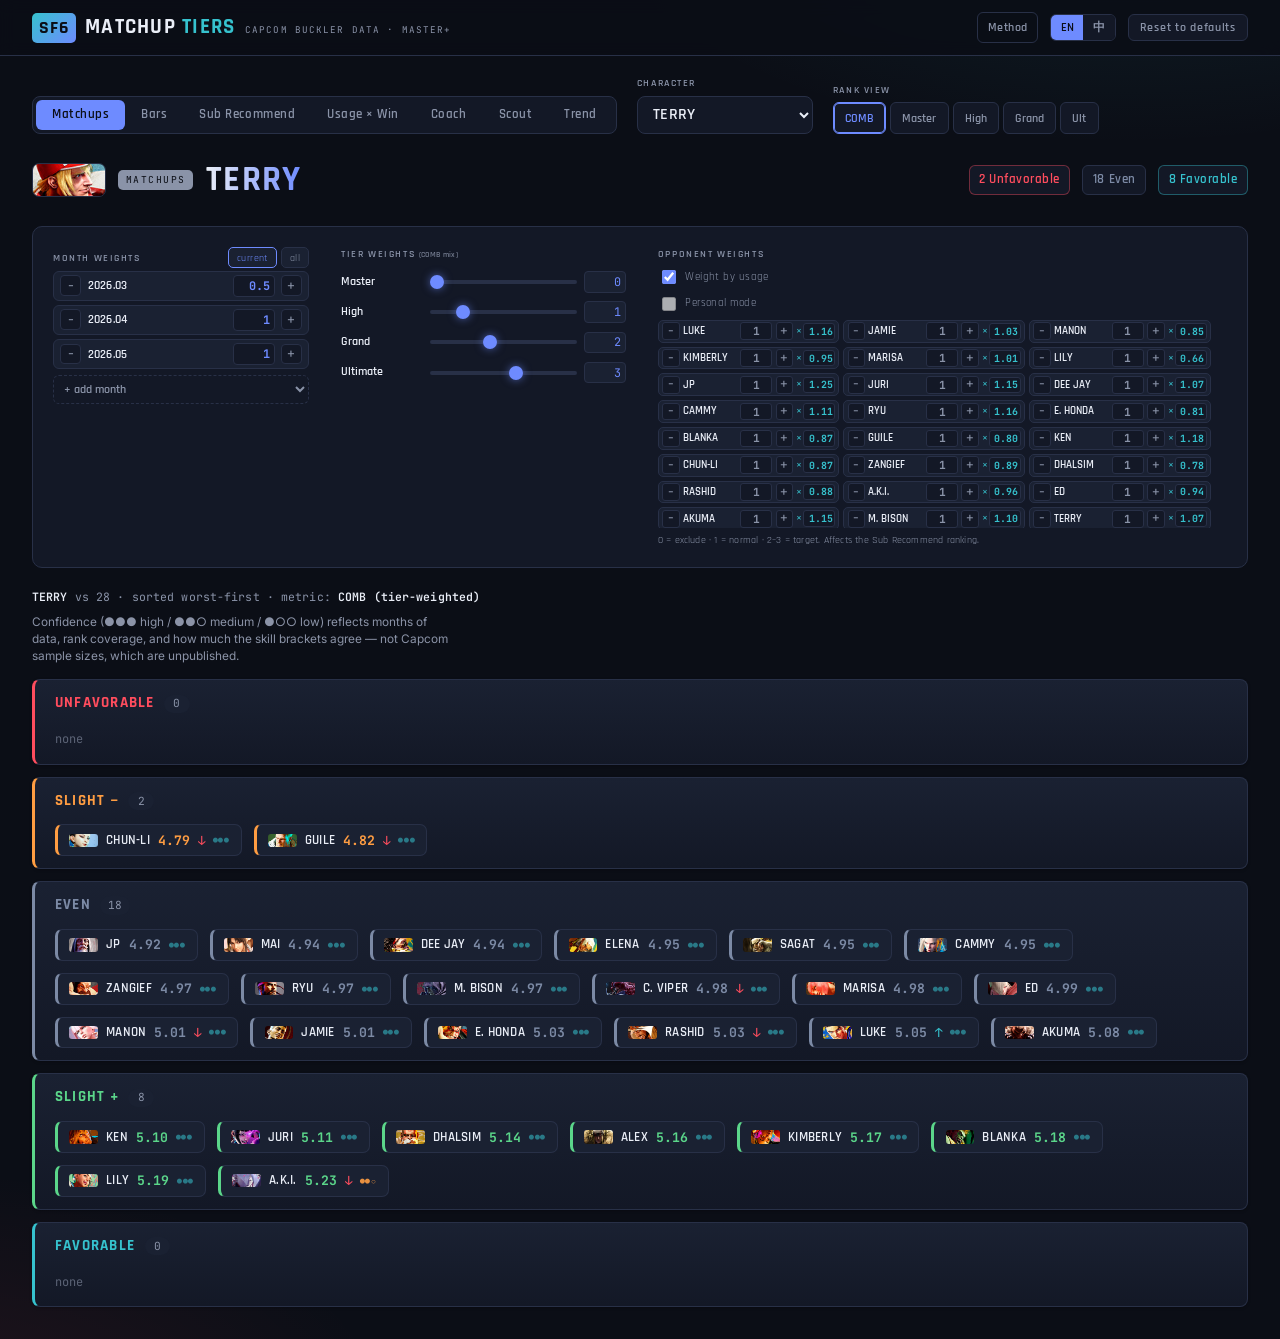
<file: web/index.html>
<!DOCTYPE html>
<html lang="en">
<head>
  <meta charset="UTF-8">
  <meta name="viewport" content="width=device-width, initial-scale=1.0">
  <title>SF6 Matchup Lab</title>
  <meta name="description" content="Street Fighter 6 matchup tier list and sub-character finder, built on Capcom Buckler diagram data.">
  <link rel="preconnect" href="https://fonts.googleapis.com">
  <link rel="preconnect" href="https://fonts.gstatic.com" crossorigin>
  <link href="https://fonts.googleapis.com/css2?family=Rajdhani:wght@500;600;700&family=Inter:wght@400;500;600&family=JetBrains+Mono:wght@500;600;700&display=swap" rel="stylesheet">
  <link rel="stylesheet" href="style.css">
</head>
<body>
  <header class="topbar">
    <div class="brand">
      <span class="brand-mark">SF6</span>
      <span class="brand-name">MATCHUP <em>TIERS</em></span>
      <span class="brand-kicker" data-i18n="kicker">CAPCOM BUCKLER DATA · MASTER+</span>
    </div>
    <div class="topbar-right">
      <a class="alt-link" href="https://github.com/JiahaoXu10Arthur/sf6-matchup/blob/main/docs/METHOD.md" target="_blank" rel="noopener" data-i18n="methodLink">Method</a>
      <div class="lang-switch" role="group" aria-label="Language">
        <button data-lang="en" class="active">EN</button>
        <button data-lang="zh">中</button>
      </div>
      <button class="reset-btn" id="reset-btn" data-i18n="reset">Reset to defaults</button>
    </div>
  </header>

  <div class="toolbar">
    <nav class="view-switch" role="tablist" aria-label="View">
      <button role="tab" aria-selected="true" data-view="match" class="active" data-i18n="viewMatch">Matchups</button>
      <button role="tab" aria-selected="false" data-view="bars" data-i18n="viewBars">Bars</button>
      <button role="tab" aria-selected="false" data-view="subs" data-i18n="viewSubs">Sub finder</button>
      <button role="tab" aria-selected="false" data-view="scatter" data-i18n="viewScatter">Usage × Win</button>
      <button role="tab" aria-selected="false" data-view="threats" data-i18n="viewThreats">Threats</button>
      <button role="tab" aria-selected="false" data-view="scout" data-i18n="viewScout">Scout</button>
      <button role="tab" aria-selected="false" data-view="trend" data-i18n="viewTrend">Trend</button>
    </nav>
    <label class="char-field">
      <span class="control-label" data-i18n="character">Character</span>
      <select id="char-select"></select>
    </label>
    <div class="rank-field">
      <span class="control-label" id="rank-label" data-i18n="rankView">Rank view</span>
      <div class="rank-tabs" role="tablist" aria-labelledby="rank-label">
        <button role="tab" data-rank="comb" class="active" aria-selected="true" data-i18n="rankComb">COMB</button>
        <button role="tab" data-rank="36" aria-selected="false" data-i18n-rank="36">Master</button>
        <button role="tab" data-rank="40" aria-selected="false" data-i18n-rank="40">High</button>
        <button role="tab" data-rank="41" aria-selected="false" data-i18n-rank="41">Grand</button>
        <button role="tab" data-rank="42" aria-selected="false" data-i18n-rank="42">Ult</button>
      </div>
    </div>
  </div>

  <main class="board">
    <section class="hero">
      <div class="hero-id">
        <img class="char-avatar" id="char-avatar" alt="">
        <span class="view-label" id="view-label">MATCHUPS</span>
        <span class="char-name" id="char-name">TERRY</span>
      </div>
      <div class="hero-summary" id="hero-summary"></div>
    </section>

    <section class="controls-card">
      <div class="ctl-group">
        <div class="control-head">
          <span class="control-label" data-i18n="monthWeights">Month weights</span>
          <div class="presets">
            <button data-preset="current" class="active" data-i18n="presetCurrent">current</button>
            <button data-preset="all" data-i18n="presetAll">all</button>
          </div>
        </div>
        <div id="month-sliders"></div>
      </div>
      <div class="ctl-group" id="tier-control">
        <span class="control-label"><span data-i18n="tierWeights">Tier weights</span> <small data-i18n="combMix">(COMB mix)</small></span>
        <div id="tier-sliders"></div>
        <small class="tier-hint" id="tier-hint" data-i18n="tierHint">COMB only — pick COMB above</small>
      </div>
      <div class="ctl-group ctl-group-end" id="exclude-control">
        <span class="control-label" data-i18n="exclude">Exclude characters</span>
        <label class="usage-toggle"><input type="checkbox" id="usage-toggle" checked>
          <span data-i18n="usageWeight">Weight by usage</span></label>
        <label class="usage-toggle personal-toggle"><input type="checkbox" id="personal-toggle" disabled>
          <span data-i18n="personalMode">Personal mode</span></label>
        <div class="exclude-chips" id="exclude-chips"></div>
        <small class="exclude-hint" data-i18n="excludeHint">drop low-sample opponents</small>
      </div>
    </section>

    <div class="caption" id="caption"></div>
    <p class="reliab-legend" id="reliab-legend" hidden></p>
    <div class="lanes" id="lanes" aria-live="polite"></div>
    <p class="loading" id="loading" data-i18n="loading">Loading matrix…</p>
  </main>

  <script src="i18n.js"></script>
  <script src="scoring.js"></script>
  <script src="scout.js"></script>
  <script src="store.js"></script>
  <script src="app.js"></script>
</body>
</html>
</file>
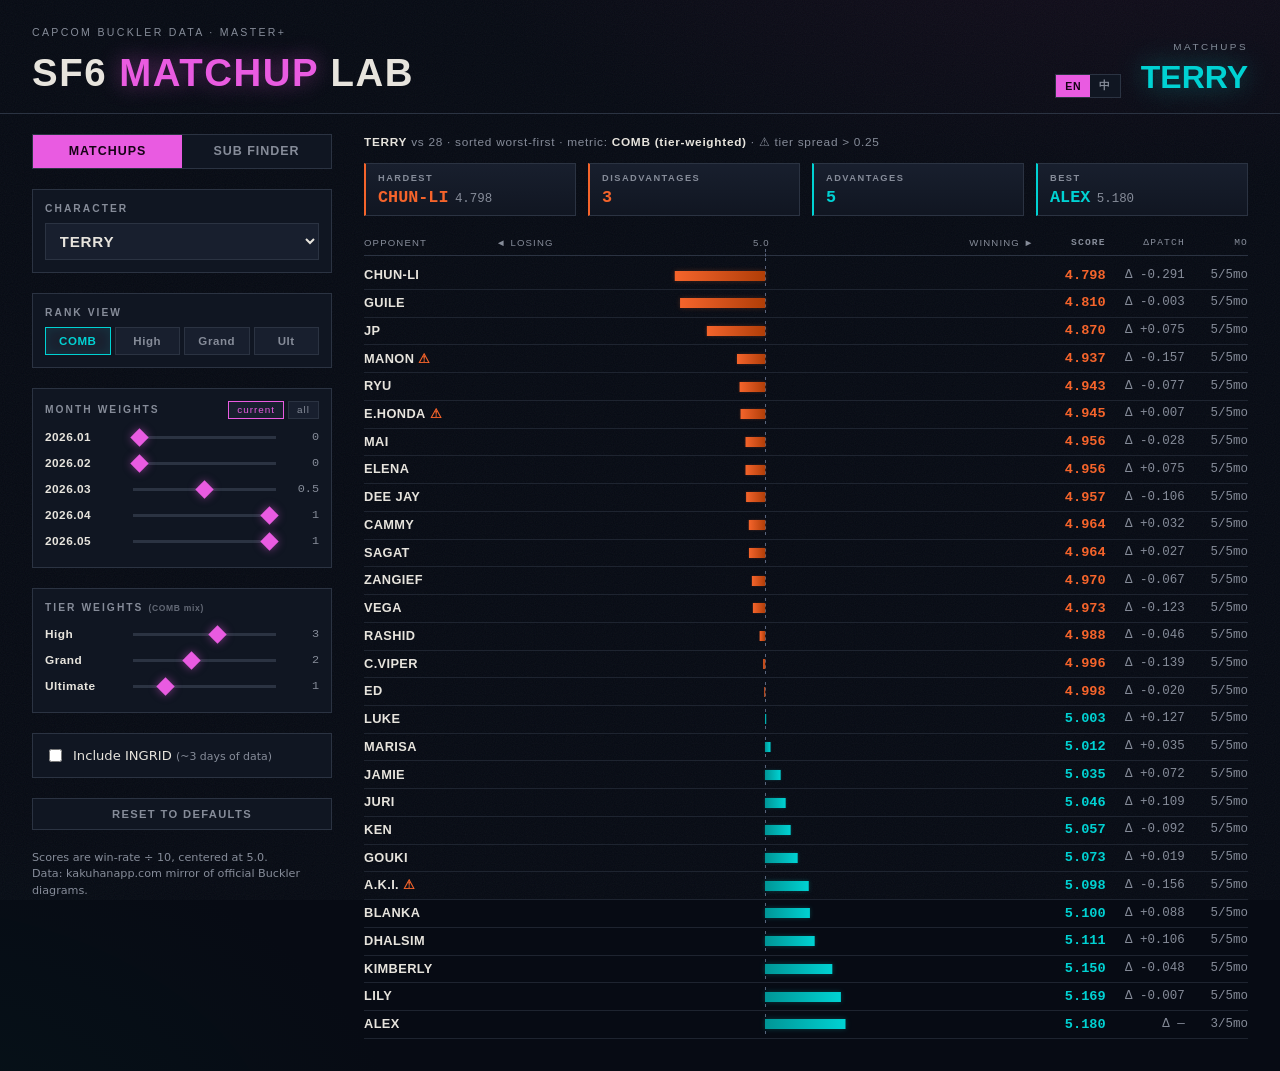
<file: standalone/sf6-matchup-dark.html>
<!DOCTYPE html>
<html lang="en">
<head>
  <meta charset="UTF-8">
  <meta name="viewport" content="width=device-width, initial-scale=1.0">
  <title>SF6 Matchup Lab</title>
  <meta name="description" content="Interactive Street Fighter 6 matchup explorer and sub-character finder, built on Capcom Buckler diagram data.">
  <style>
:root {
  --bg: oklch(15% 0.02 265);
  --surface: oklch(20% 0.025 265);
  --surface-2: oklch(24% 0.03 265);
  --line: oklch(32% 0.03 265);
  --text: oklch(92% 0.01 90);
  --text-dim: oklch(64% 0.02 265);
  --adv: oklch(78% 0.14 195);
  --adv-deep: oklch(60% 0.12 195);
  --dis: oklch(68% 0.19 40);
  --dis-deep: oklch(52% 0.16 40);
  --accent: oklch(70% 0.23 330);
  --even-line: oklch(50% 0.04 265);

  /* Latin faces first; CJK glyphs fall back to system Chinese fonts */
  --font-display: 'Chakra Petch', 'PingFang SC', 'Microsoft YaHei', sans-serif;
  --font-body: 'IBM Plex Sans', 'PingFang SC', 'Microsoft YaHei', system-ui, sans-serif;
  --font-mono: 'JetBrains Mono', ui-monospace, 'PingFang SC', monospace;

  --space-1: 0.375rem;
  --space-2: 0.75rem;
  --space-3: 1.25rem;
  --space-4: 2rem;

  --dur: 380ms;
  --ease: cubic-bezier(0.16, 1, 0.3, 1);
}

* { box-sizing: border-box; }

body {
  margin: 0;
  background:
    radial-gradient(1100px 500px at 85% -10%, oklch(24% 0.06 330 / 0.35), transparent 60%),
    radial-gradient(900px 600px at -10% 110%, oklch(24% 0.06 195 / 0.3), transparent 60%),
    var(--bg);
  color: var(--text);
  font-family: var(--font-body);
  font-size: 0.92rem;
  line-height: 1.45;
  min-height: 100vh;
}

.noise {
  position: fixed; inset: 0; pointer-events: none; z-index: 1; opacity: 0.05;
  background-image: url("data:image/svg+xml,%3Csvg xmlns='http://www.w3.org/2000/svg' width='160' height='160'%3E%3Cfilter id='n'%3E%3CfeTurbulence type='fractalNoise' baseFrequency='0.9' numOctaves='2'/%3E%3C/filter%3E%3Crect width='160' height='160' filter='url(%23n)'/%3E%3C/svg%3E");
}

/* ---------- masthead ---------- */

.masthead {
  display: flex; justify-content: space-between; align-items: flex-end;
  padding: var(--space-3) var(--space-4) var(--space-2);
  border-bottom: 1px solid var(--line);
  position: relative; z-index: 2;
}

.kicker {
  font-family: var(--font-display);
  font-size: 0.66rem; letter-spacing: 0.22em;
  color: var(--text-dim);
}

.masthead h1 {
  font-family: var(--font-display);
  font-weight: 700;
  font-size: clamp(1.5rem, 1rem + 2vw, 2.4rem);
  letter-spacing: 0.04em;
  margin: 0.1em 0 0;
}

.masthead h1 em {
  font-style: normal;
  color: var(--accent);
  text-shadow: 0 0 22px oklch(70% 0.23 330 / 0.45);
}

.masthead-right {
  display: flex; align-items: flex-end; gap: var(--space-3);
}

.lang-switch {
  display: flex; border: 1px solid var(--line);
  margin-bottom: 0.2rem;
}

.lang-switch button {
  font-family: var(--font-display);
  font-size: 0.66rem; font-weight: 600; letter-spacing: 0.08em;
  padding: 0.25rem 0.55rem;
  background: var(--surface); border: none; color: var(--text-dim);
  cursor: pointer;
  transition: color var(--dur) var(--ease), background var(--dur) var(--ease);
}

.lang-switch button.active {
  background: var(--accent);
  color: oklch(15% 0.05 330);
}

.lang-switch button:not(.active):hover { color: var(--text); }

.masthead-char { text-align: right; }

.char-label {
  display: block;
  font-family: var(--font-display);
  font-size: 0.62rem; letter-spacing: 0.25em;
  color: var(--text-dim);
}

.char-name {
  font-family: var(--font-display);
  font-weight: 700;
  font-size: clamp(1.2rem, 0.8rem + 1.6vw, 2rem);
  color: var(--adv);
  text-shadow: 0 0 24px oklch(78% 0.14 195 / 0.4);
}

/* ---------- layout ---------- */

.layout {
  display: grid;
  grid-template-columns: 300px 1fr;
  gap: var(--space-4);
  padding: var(--space-3) var(--space-4) var(--space-4);
  position: relative; z-index: 2;
  max-width: 1280px;
}

@media (max-width: 880px) {
  .layout { grid-template-columns: 1fr; gap: var(--space-3); }
  .masthead { padding-inline: var(--space-3); }
}

/* ---------- rail ---------- */

.rail {
  display: flex; flex-direction: column; gap: var(--space-3);
  align-self: start;
  position: sticky; top: var(--space-3);
}

@media (max-width: 880px) { .rail { position: static; } }

.view-switch {
  display: grid; grid-template-columns: 1fr 1fr;
  border: 1px solid var(--line);
  background: var(--surface);
}

.view-switch button {
  font-family: var(--font-display);
  font-size: 0.78rem; font-weight: 600; letter-spacing: 0.08em;
  text-transform: uppercase;
  padding: 0.6rem 0;
  background: none; border: none; color: var(--text-dim);
  cursor: pointer;
  transition: color var(--dur) var(--ease), background var(--dur) var(--ease);
}

.view-switch button.active {
  background: var(--accent);
  color: oklch(15% 0.05 330);
}

.view-switch button:not(.active):hover { color: var(--text); }

.control {
  background: var(--surface);
  border: 1px solid var(--line);
  padding: var(--space-2) var(--space-2) var(--space-2);
}

.control-label {
  display: block;
  font-family: var(--font-display);
  font-size: 0.64rem; font-weight: 600; letter-spacing: 0.2em;
  text-transform: uppercase;
  color: var(--text-dim);
  margin-bottom: var(--space-1);
}

.control-label small { letter-spacing: 0.08em; opacity: 0.7; text-transform: none; }

.control-head { display: flex; justify-content: space-between; align-items: baseline; }

select {
  width: 100%;
  background: var(--surface-2);
  color: var(--text);
  border: 1px solid var(--line);
  font-family: var(--font-display);
  font-size: 0.95rem; font-weight: 600; letter-spacing: 0.05em;
  padding: 0.5rem 0.6rem;
}

select:focus-visible, button:focus-visible, input:focus-visible {
  outline: 2px solid var(--accent);
  outline-offset: 1px;
}

.rank-tabs { display: grid; grid-template-columns: repeat(4, 1fr); gap: 4px; }

.rank-tabs button {
  font-family: var(--font-display);
  font-size: 0.72rem; font-weight: 600; letter-spacing: 0.05em;
  padding: 0.45rem 0;
  background: var(--surface-2); border: 1px solid var(--line);
  color: var(--text-dim); cursor: pointer;
  transition: all var(--dur) var(--ease);
}

.rank-tabs button.active {
  border-color: var(--adv);
  color: var(--adv);
  box-shadow: inset 0 0 12px oklch(78% 0.14 195 / 0.12);
}

.presets { display: flex; gap: 4px; }

.presets button {
  font-family: var(--font-display);
  font-size: 0.62rem; letter-spacing: 0.1em;
  padding: 0.15rem 0.5rem;
  background: var(--surface-2); border: 1px solid var(--line);
  color: var(--text-dim); cursor: pointer;
}

.presets button.active { border-color: var(--accent); color: var(--accent); }

.slider-row {
  display: grid;
  grid-template-columns: 4.8rem 1fr 2.2rem;
  align-items: center; gap: 0.6rem;
  padding: 0.28rem 0;
}

.slider-row .slider-name {
  font-family: var(--font-display);
  font-size: 0.74rem; font-weight: 600; letter-spacing: 0.04em;
  color: var(--text);
}

.slider-row .slider-val {
  font-family: var(--font-mono);
  font-size: 0.74rem; text-align: right;
  color: var(--text-dim);
  font-variant-numeric: tabular-nums;
}

input[type="range"] {
  -webkit-appearance: none; appearance: none;
  width: 100%; height: 3px;
  background: var(--line);
  cursor: pointer;
}

input[type="range"]::-webkit-slider-thumb {
  -webkit-appearance: none; appearance: none;
  width: 13px; height: 13px;
  background: var(--accent);
  border: none; border-radius: 0;
  transform: rotate(45deg);
  box-shadow: 0 0 8px oklch(70% 0.23 330 / 0.5);
}

input[type="range"]::-moz-range-thumb {
  width: 13px; height: 13px;
  background: var(--accent);
  border: none; border-radius: 0;
  transform: rotate(45deg);
}

.check {
  display: flex; align-items: center; gap: 0.5rem;
  font-size: 0.82rem; cursor: pointer;
}

.check small { color: var(--text-dim); }

.check input { accent-color: var(--accent); }

.rail-foot p {
  font-size: 0.7rem; color: var(--text-dim);
  margin: 0; line-height: 1.5;
}

/* tier weights disabled when a single rank is in view (COMB-only control) */
.control.disabled #tier-sliders { opacity: 0.35; pointer-events: none; }
.tier-hint {
  display: none;
  font-family: var(--font-display);
  font-size: 0.62rem; letter-spacing: 0.04em;
  color: var(--accent);
  margin-top: var(--space-1);
}
.control.disabled .tier-hint { display: block; }

.reset-btn {
  font-family: var(--font-display);
  font-size: 0.7rem; font-weight: 600; letter-spacing: 0.12em;
  text-transform: uppercase;
  padding: 0.55rem;
  background: var(--surface); color: var(--text-dim);
  border: 1px solid var(--line);
  cursor: pointer;
  transition: color var(--dur) var(--ease), border-color var(--dur) var(--ease);
}

.reset-btn:hover { color: var(--accent); border-color: var(--accent); }

/* ---------- canvas ---------- */

.canvas { min-width: 0; }

.canvas-head {
  font-family: var(--font-display);
  font-size: 0.74rem; letter-spacing: 0.06em;
  color: var(--text-dim);
  margin-bottom: var(--space-2);
  min-height: 1.2em;
}

.canvas-head b { color: var(--text); font-weight: 600; }

/* key-indicator strip — scannable headline metrics above the table */
.kpis {
  display: flex; gap: var(--space-2);
  margin-bottom: var(--space-3); flex-wrap: wrap;
}

.kpi {
  flex: 1 1 0; min-width: 7.5rem;
  background: linear-gradient(180deg, var(--surface-2), var(--surface));
  border: 1px solid var(--line);
  border-left: 2px solid var(--line);
  padding: 0.5rem 0.75rem;
  display: flex; flex-direction: column; gap: 0.2rem;
}

.kpi.adv { border-left-color: var(--adv); }
.kpi.dis { border-left-color: var(--dis); }

.kpi-label {
  font-family: var(--font-display);
  font-size: 0.58rem; font-weight: 600; letter-spacing: 0.16em;
  text-transform: uppercase; color: var(--text-dim);
}

.kpi-val {
  font-family: var(--font-mono); font-weight: 700;
  font-size: 1.05rem; line-height: 1.1;
  display: flex; align-items: baseline; gap: 0.4rem;
  white-space: nowrap; overflow: hidden; text-overflow: ellipsis;
}

.kpi.adv .kpi-val { color: var(--adv); }
.kpi.dis .kpi-val { color: var(--dis); }

.kpi-val small {
  font-family: var(--font-mono); font-size: 0.78rem; font-weight: 500;
  color: var(--text-dim);
}

body.view-match { --num-col: 12.6rem; }
body.view-subs { --num-col: 16.8rem; }

.axis {
  display: grid;
  grid-template-columns: var(--name-col, 7.5rem) 1fr var(--num-col, 12.6rem);
  gap: var(--space-2);
  font-family: var(--font-display);
  font-size: 0.6rem; letter-spacing: 0.12em;
  color: var(--text-dim);
  padding-bottom: 0.3rem;
  border-bottom: 1px solid var(--line);
  margin-bottom: 0.4rem;
}

.axis .axis-bar { display: flex; justify-content: space-between; position: relative; }

.axis .axis-bar::after {
  content: ''; position: absolute; left: 50%; top: 1.3em; bottom: -0.7rem;
  border-left: 1px dashed var(--even-line);
}

.rows { display: flex; flex-direction: column; position: relative; }

.row {
  display: grid;
  grid-template-columns: var(--name-col, 7.5rem) 1fr var(--num-col, 12.6rem);
  gap: var(--space-2);
  align-items: center;
  padding: 0.22rem 0;
  border-bottom: 1px solid oklch(26% 0.025 265);
  transition: background var(--dur) var(--ease);
}

.row:hover { background: oklch(22% 0.03 265 / 0.6); }

.row .name {
  font-family: var(--font-display);
  font-size: 0.8rem; font-weight: 600; letter-spacing: 0.03em;
  white-space: nowrap; overflow: hidden; text-overflow: ellipsis;
}

.row .name .flag { color: var(--dis); margin-left: 0.3em; }

.bar-track { position: relative; height: 14px; }

.bar-track::before {
  content: ''; position: absolute; left: 50%; top: -3px; bottom: -3px;
  border-left: 1px dashed var(--even-line);
}

.bar {
  position: absolute; top: 2px; bottom: 2px; width: 50%;
  transform-origin: left center;
  transform: scaleX(0);
  transition: transform var(--dur) var(--ease), background var(--dur) var(--ease);
}

.bar.adv {
  left: 50%;
  background: linear-gradient(90deg, var(--adv-deep), var(--adv));
  box-shadow: 0 0 10px oklch(78% 0.14 195 / 0.25);
}

.bar.dis {
  left: 0; transform-origin: right center;
  background: linear-gradient(270deg, var(--dis-deep), var(--dis));
  box-shadow: 0 0 10px oklch(68% 0.19 40 / 0.25);
}

/* Shared numeric columns: identical fixed widths in the axis header and every
   data row, so values line up under their labels in both languages. */
.nums {
  display: flex; justify-content: flex-end; gap: 0.55rem;
  font-variant-numeric: tabular-nums; white-space: nowrap;
}

.row .nums { font-size: 0.78rem; }

.col-main { font-family: var(--font-mono); font-weight: 700; text-align: right; }
.col-sub { font-family: var(--font-mono); color: var(--text-dim); text-align: right; }

.row .nums .col-main { font-size: 0.85rem; }
.col-main.adv { color: var(--adv); }
.col-main.dis { color: var(--dis); }
.col-sub.neg { color: var(--adv); }
.col-sub.pos { color: var(--dis); }

/* per-column fixed widths (match view) */
.c-score { width: 3.6rem; }
.c-dpatch { width: 4.4rem; }
.c-mo { width: 3.4rem; }
/* per-column fixed widths (subs view) */
.c-cover { width: 3.6rem; }
.c-w3 { width: 3.4rem; }
.c-corr { width: 3.8rem; }
.c-shared { width: 4.2rem; }

.loading { color: var(--text-dim); font-family: var(--font-display); letter-spacing: 0.1em; }

@media (max-width: 640px) {
  :root { --name-col: 6.2rem; }
  body.view-match, body.view-subs { --num-col: 4rem; }
  .col-sub { display: none; }
}

@media (prefers-reduced-motion: reduce) {
  * { transition-duration: 0.01ms !important; }
}

</style>
</head>
<body>
  <div class="noise" aria-hidden="true"></div>

  <header class="masthead">
    <div class="masthead-title">
      <span class="kicker" data-i18n="kicker">CAPCOM BUCKLER DATA · MASTER+</span>
      <h1>SF6 <em>MATCHUP</em> LAB</h1>
    </div>
    <div class="masthead-right">
      <div class="lang-switch" role="group" aria-label="Language">
        <button data-lang="en" class="active">EN</button>
        <button data-lang="zh">中</button>
      </div>
      <div class="masthead-char">
        <span class="char-label" id="view-label">MATCHUPS</span>
        <span class="char-name" id="char-name">TERRY</span>
      </div>
    </div>
  </header>

  <div class="layout">
    <aside class="rail" aria-label="Controls">
      <nav class="view-switch" role="tablist" aria-label="View">
        <button role="tab" aria-selected="true" data-view="match" class="active" data-i18n="viewMatch">Matchups</button>
        <button role="tab" aria-selected="false" data-view="subs" data-i18n="viewSubs">Sub finder</button>
      </nav>

      <section class="control">
        <label class="control-label" for="char-select" data-i18n="character">Character</label>
        <select id="char-select"></select>
      </section>

      <section class="control">
        <span class="control-label" id="rank-label" data-i18n="rankView">Rank view</span>
        <div class="rank-tabs" role="tablist" aria-labelledby="rank-label">
          <button role="tab" data-rank="comb" class="active" aria-selected="true" data-i18n="rankComb">COMB</button>
          <button role="tab" data-rank="40" aria-selected="false" data-i18n-rank="40">High</button>
          <button role="tab" data-rank="41" aria-selected="false" data-i18n-rank="41">Grand</button>
          <button role="tab" data-rank="42" aria-selected="false" data-i18n-rank="42">Ult</button>
        </div>
      </section>

      <section class="control">
        <div class="control-head">
          <span class="control-label" data-i18n="monthWeights">Month weights</span>
          <div class="presets">
            <button data-preset="current" class="active" data-i18n="presetCurrent">current</button>
            <button data-preset="all" data-i18n="presetAll">all</button>
          </div>
        </div>
        <div id="month-sliders"></div>
      </section>

      <section class="control" id="tier-control">
        <span class="control-label"><span data-i18n="tierWeights">Tier weights</span> <small data-i18n="combMix">(COMB mix)</small></span>
        <div id="tier-sliders"></div>
        <small class="tier-hint" id="tier-hint" data-i18n="tierHint">COMB only — pick COMB above</small>
      </section>

      <section class="control">
        <label class="check">
          <input type="checkbox" id="include-ingrid">
          <span><span data-i18n="includeIngrid">Include INGRID</span> <small data-i18n="ingridNote">(~3 days of data)</small></span>
        </label>
      </section>

      <button class="reset-btn" id="reset-btn" data-i18n="reset">Reset to defaults</button>

      <footer class="rail-foot">
        <p data-i18n-html="footer">Scores are win-rate ÷ 10, centered at 5.0.<br>
        Data: kakuhanapp.com mirror of official Buckler diagrams.</p>
      </footer>
    </aside>

    <main class="canvas">
      <div class="canvas-head" id="canvas-head"></div>
      <div class="kpis" id="kpis"></div>
      <div class="axis" id="axis" aria-hidden="true"></div>
      <div class="rows" id="rows" aria-live="polite"></div>
      <p class="loading" id="loading" data-i18n="loading">Loading matrix…</p>
    </main>
  </div>

<script>var MATRIX_CSV = "month,rank,char,opp,score\n202601,40,A.K.I.,LILY,5.336\n202601,40,A.K.I.,ZANGIEF,5.308\n202601,40,A.K.I.,ED,5.294\n202601,40,A.K.I.,ELENA,5.287\n202601,40,A.K.I.,JAMIE,5.249\n202601,40,A.K.I.,MAI,5.227\n202601,40,A.K.I.,MARISA,5.207\n202601,40,A.K.I.,RASHID,5.135\n202601,40,A.K.I.,DEE JAY,5.128\n202601,40,A.K.I.,CHUN-LI,5.093\n202601,40,A.K.I.,E.HONDA,5.085\n202601,40,A.K.I.,LUKE,5.076\n202601,40,A.K.I.,RYU,5.011\n202601,40,A.K.I.,SAGAT,5.009\n202601,40,A.K.I.,KEN,4.98\n202601,40,A.K.I.,BLANKA,4.979\n202601,40,A.K.I.,TERRY,4.961\n202601,40,A.K.I.,MANON,4.936\n202601,40,A.K.I.,GOUKI,4.928\n202601,40,A.K.I.,JURI,4.923\n202601,40,A.K.I.,DHALSIM,4.898\n202601,40,A.K.I.,CAMMY,4.893\n202601,40,A.K.I.,C.VIPER,4.86\n202601,40,A.K.I.,JP,4.838\n202601,40,A.K.I.,VEGA,4.766\n202601,40,A.K.I.,KIMBERLY,4.705\n202601,40,A.K.I.,GUILE,4.624\n202602,40,A.K.I.,ZANGIEF,5.325\n202602,40,A.K.I.,ED,5.176\n202602,40,A.K.I.,CHUN-LI,5.175\n202602,40,A.K.I.,JAMIE,5.17\n202602,40,A.K.I.,MAI,5.146\n202602,40,A.K.I.,MANON,5.143\n202602,40,A.K.I.,LUKE,5.111\n202602,40,A.K.I.,RYU,5.083\n202602,40,A.K.I.,DEE JAY,5.079\n202602,40,A.K.I.,RASHID,5.056\n202602,40,A.K.I.,LILY,5.049\n202602,40,A.K.I.,KEN,5.04\n202602,40,A.K.I.,MARISA,5.036\n202602,40,A.K.I.,C.VIPER,5.015\n202602,40,A.K.I.,ELENA,5.003\n202602,40,A.K.I.,GOUKI,4.988\n202602,40,A.K.I.,SAGAT,4.984\n202602,40,A.K.I.,JURI,4.973\n202602,40,A.K.I.,CAMMY,4.952\n202602,40,A.K.I.,E.HONDA,4.939\n202602,40,A.K.I.,TERRY,4.928\n202602,40,A.K.I.,DHALSIM,4.915\n202602,40,A.K.I.,BLANKA,4.902\n202602,40,A.K.I.,JP,4.865\n202602,40,A.K.I.,GUILE,4.707\n202602,40,A.K.I.,VEGA,4.651\n202602,40,A.K.I.,KIMBERLY,4.613\n202603,40,A.K.I.,ED,5.359\n202603,40,A.K.I.,ELENA,5.321\n202603,40,A.K.I.,LILY,5.256\n202603,40,A.K.I.,ZANGIEF,5.203\n202603,40,A.K.I.,BLANKA,5.13\n202603,40,A.K.I.,MARISA,5.129\n202603,40,A.K.I.,RASHID,5.128\n202603,40,A.K.I.,JAMIE,5.104\n202603,40,A.K.I.,CHUN-LI,5.096\n202603,40,A.K.I.,RYU,5.095\n202603,40,A.K.I.,KEN,5.09\n202603,40,A.K.I.,MAI,5.082\n202603,40,A.K.I.,LUKE,5.046\n202603,40,A.K.I.,MANON,5.029\n202603,40,A.K.I.,JURI,5.018\n202603,40,A.K.I.,DHALSIM,5.018\n202603,40,A.K.I.,GOUKI,5.003\n202603,40,A.K.I.,DEE JAY,4.96\n202603,40,A.K.I.,C.VIPER,4.949\n202603,40,A.K.I.,CAMMY,4.937\n202603,40,A.K.I.,E.HONDA,4.93\n202603,40,A.K.I.,JP,4.916\n202603,40,A.K.I.,SAGAT,4.916\n202603,40,A.K.I.,TERRY,4.893\n202603,40,A.K.I.,ALEX,4.893\n202603,40,A.K.I.,KIMBERLY,4.74\n202603,40,A.K.I.,VEGA,4.709\n202603,40,A.K.I.,GUILE,4.52\n202604,40,A.K.I.,RASHID,5.215\n202604,40,A.K.I.,ED,5.177\n202604,40,A.K.I.,ZANGIEF,5.165\n202604,40,A.K.I.,JAMIE,5.129\n202604,40,A.K.I.,ELENA,5.123\n202604,40,A.K.I.,LUKE,5.096\n202604,40,A.K.I.,DEE JAY,5.084\n202604,40,A.K.I.,ALEX,5.076\n202604,40,A.K.I.,KEN,5.069\n202604,40,A.K.I.,LILY,5.057\n202604,40,A.K.I.,MANON,5.045\n202604,40,A.K.I.,MAI,5.035\n202604,40,A.K.I.,GOUKI,5.031\n202604,40,A.K.I.,MARISA,5.021\n202604,40,A.K.I.,JURI,4.992\n202604,40,A.K.I.,E.HONDA,4.979\n202604,40,A.K.I.,BLANKA,4.96\n202604,40,A.K.I.,TERRY,4.96\n202604,40,A.K.I.,RYU,4.956\n202604,40,A.K.I.,SAGAT,4.949\n202604,40,A.K.I.,C.VIPER,4.944\n202604,40,A.K.I.,JP,4.896\n202604,40,A.K.I.,CHUN-LI,4.852\n202604,40,A.K.I.,VEGA,4.822\n202604,40,A.K.I.,CAMMY,4.794\n202604,40,A.K.I.,DHALSIM,4.733\n202604,40,A.K.I.,GUILE,4.702\n202604,40,A.K.I.,KIMBERLY,4.604\n202605,40,A.K.I.,LILY,5.291\n202605,40,A.K.I.,ZANGIEF,5.267\n202605,40,A.K.I.,JAMIE,5.251\n202605,40,A.K.I.,ED,5.229\n202605,40,A.K.I.,CHUN-LI,5.119\n202605,40,A.K.I.,LUKE,5.111\n202605,40,A.K.I.,MAI,5.105\n202605,40,A.K.I.,MARISA,5.071\n202605,40,A.K.I.,RYU,5.058\n202605,40,A.K.I.,JURI,5.055\n202605,40,A.K.I.,ALEX,5.055\n202605,40,A.K.I.,KEN,5.047\n202605,40,A.K.I.,DEE JAY,5.03\n202605,40,A.K.I.,MANON,5.011\n202605,40,A.K.I.,RASHID,4.994\n202605,40,A.K.I.,GOUKI,4.984\n202605,40,A.K.I.,E.HONDA,4.975\n202605,40,A.K.I.,TERRY,4.96\n202605,40,A.K.I.,ELENA,4.947\n202605,40,A.K.I.,CAMMY,4.92\n202605,40,A.K.I.,C.VIPER,4.883\n202605,40,A.K.I.,SAGAT,4.866\n202605,40,A.K.I.,JP,4.788\n202605,40,A.K.I.,BLANKA,4.766\n202605,40,A.K.I.,VEGA,4.763\n202605,40,A.K.I.,DHALSIM,4.714\n202605,40,A.K.I.,GUILE,4.684\n202605,40,A.K.I.,KIMBERLY,4.613\n202605,40,A.K.I.,INGRID,4.513\n202601,41,A.K.I.,ZANGIEF,5.348\n202601,41,A.K.I.,LUKE,5.16\n202601,41,A.K.I.,RASHID,5.146\n202601,41,A.K.I.,E.HONDA,5.143\n202601,41,A.K.I.,ED,5.129\n202601,41,A.K.I.,KEN,5.128\n202601,41,A.K.I.,DHALSIM,5.081\n202601,41,A.K.I.,CHUN-LI,5.077\n202601,41,A.K.I.,C.VIPER,5.07\n202601,41,A.K.I.,CAMMY,5.067\n202601,41,A.K.I.,ELENA,5.064\n202601,41,A.K.I.,RYU,5.022\n202601,41,A.K.I.,DEE JAY,5.021\n202601,41,A.K.I.,SAGAT,5.013\n202601,41,A.K.I.,JURI,5.006\n202601,41,A.K.I.,GOUKI,4.988\n202601,41,A.K.I.,MAI,4.963\n202601,41,A.K.I.,MARISA,4.943\n202601,41,A.K.I.,TERRY,4.932\n202601,41,A.K.I.,LILY,4.897\n202601,41,A.K.I.,JAMIE,4.883\n202601,41,A.K.I.,MANON,4.839\n202601,41,A.K.I.,BLANKA,4.805\n202601,41,A.K.I.,JP,4.794\n202601,41,A.K.I.,KIMBERLY,4.672\n202601,41,A.K.I.,GUILE,4.656\n202601,41,A.K.I.,VEGA,4.534\n202602,41,A.K.I.,ED,5.22\n202602,41,A.K.I.,ELENA,5.179\n202602,41,A.K.I.,CHUN-LI,5.159\n202602,41,A.K.I.,RYU,5.115\n202602,41,A.K.I.,LILY,5.092\n202602,41,A.K.I.,JAMIE,5.086\n202602,41,A.K.I.,JURI,5.033\n202602,41,A.K.I.,E.HONDA,5.027\n202602,41,A.K.I.,RASHID,5.025\n202602,41,A.K.I.,MARISA,5.004\n202602,41,A.K.I.,MANON,5.003\n202602,41,A.K.I.,ZANGIEF,4.99\n202602,41,A.K.I.,C.VIPER,4.977\n202602,41,A.K.I.,LUKE,4.973\n202602,41,A.K.I.,CAMMY,4.963\n202602,41,A.K.I.,MAI,4.954\n202602,41,A.K.I.,BLANKA,4.903\n202602,41,A.K.I.,KEN,4.898\n202602,41,A.K.I.,DEE JAY,4.881\n202602,41,A.K.I.,GOUKI,4.87\n202602,41,A.K.I.,SAGAT,4.83\n202602,41,A.K.I.,VEGA,4.798\n202602,41,A.K.I.,JP,4.781\n202602,41,A.K.I.,DHALSIM,4.692\n202602,41,A.K.I.,TERRY,4.666\n202602,41,A.K.I.,GUILE,4.656\n202602,41,A.K.I.,KIMBERLY,4.588\n202603,41,A.K.I.,ELENA,5.409\n202603,41,A.K.I.,ED,5.352\n202603,41,A.K.I.,JAMIE,5.259\n202603,41,A.K.I.,E.HONDA,5.239\n202603,41,A.K.I.,ZANGIEF,5.197\n202603,41,A.K.I.,DEE JAY,5.184\n202603,41,A.K.I.,LILY,5.162\n202603,41,A.K.I.,SAGAT,5.137\n202603,41,A.K.I.,KEN,5.132\n202603,41,A.K.I.,RYU,5.091\n202603,41,A.K.I.,JURI,5.069\n202603,41,A.K.I.,CHUN-LI,5.06\n202603,41,A.K.I.,RASHID,5.057\n202603,41,A.K.I.,ALEX,5.035\n202603,41,A.K.I.,LUKE,5.009\n202603,41,A.K.I.,MARISA,4.98\n202603,41,A.K.I.,MANON,4.96\n202603,41,A.K.I.,CAMMY,4.954\n202603,41,A.K.I.,C.VIPER,4.95\n202603,41,A.K.I.,MAI,4.928\n202603,41,A.K.I.,DHALSIM,4.901\n202603,41,A.K.I.,GOUKI,4.865\n202603,41,A.K.I.,VEGA,4.84\n202603,41,A.K.I.,TERRY,4.827\n202603,41,A.K.I.,JP,4.821\n202603,41,A.K.I.,KIMBERLY,4.729\n202603,41,A.K.I.,GUILE,4.679\n202603,41,A.K.I.,BLANKA,4.631\n202604,41,A.K.I.,E.HONDA,5.468\n202604,41,A.K.I.,JAMIE,5.315\n202604,41,A.K.I.,ZANGIEF,5.288\n202604,41,A.K.I.,ED,5.163\n202604,41,A.K.I.,RASHID,5.145\n202604,41,A.K.I.,DEE JAY,5.142\n202604,41,A.K.I.,ELENA,5.136\n202604,41,A.K.I.,LUKE,5.118\n202604,41,A.K.I.,SAGAT,5.102\n202604,41,A.K.I.,CAMMY,5.077\n202604,41,A.K.I.,RYU,5.064\n202604,41,A.K.I.,JURI,5.051\n202604,41,A.K.I.,MANON,5.042\n202604,41,A.K.I.,KEN,5.028\n202604,41,A.K.I.,ALEX,5.025\n202604,41,A.K.I.,MAI,5.024\n202604,41,A.K.I.,C.VIPER,5.006\n202604,41,A.K.I.,GOUKI,4.986\n202604,41,A.K.I.,CHUN-LI,4.965\n202604,41,A.K.I.,MARISA,4.941\n202604,41,A.K.I.,TERRY,4.93\n202604,41,A.K.I.,LILY,4.911\n202604,41,A.K.I.,KIMBERLY,4.848\n202604,41,A.K.I.,BLANKA,4.794\n202604,41,A.K.I.,VEGA,4.777\n202604,41,A.K.I.,JP,4.741\n202604,41,A.K.I.,DHALSIM,4.674\n202604,41,A.K.I.,GUILE,4.61\n202605,41,A.K.I.,LILY,5.343\n202605,41,A.K.I.,ZANGIEF,5.279\n202605,41,A.K.I.,ED,5.185\n202605,41,A.K.I.,JURI,5.177\n202605,41,A.K.I.,E.HONDA,5.164\n202605,41,A.K.I.,DEE JAY,5.089\n202605,41,A.K.I.,RYU,5.061\n202605,41,A.K.I.,KEN,5.051\n202605,41,A.K.I.,RASHID,5.038\n202605,41,A.K.I.,JAMIE,5.029\n202605,41,A.K.I.,LUKE,5.028\n202605,41,A.K.I.,MAI,5.025\n202605,41,A.K.I.,MARISA,5.002\n202605,41,A.K.I.,BLANKA,4.998\n202605,41,A.K.I.,ELENA,4.984\n202605,41,A.K.I.,MANON,4.968\n202605,41,A.K.I.,TERRY,4.966\n202605,41,A.K.I.,DHALSIM,4.965\n202605,41,A.K.I.,CAMMY,4.939\n202605,41,A.K.I.,SAGAT,4.924\n202605,41,A.K.I.,CHUN-LI,4.92\n202605,41,A.K.I.,ALEX,4.89\n202605,41,A.K.I.,GUILE,4.868\n202605,41,A.K.I.,GOUKI,4.848\n202605,41,A.K.I.,VEGA,4.823\n202605,41,A.K.I.,C.VIPER,4.807\n202605,41,A.K.I.,KIMBERLY,4.63\n202605,41,A.K.I.,JP,4.621\n202605,41,A.K.I.,INGRID,4.208\n202601,42,A.K.I.,ZANGIEF,5.236\n202601,42,A.K.I.,RASHID,5.223\n202601,42,A.K.I.,LILY,5.2\n202601,42,A.K.I.,ED,5.123\n202601,42,A.K.I.,CAMMY,5.103\n202601,42,A.K.I.,CHUN-LI,5.098\n202601,42,A.K.I.,MARISA,5.094\n202601,42,A.K.I.,MANON,5.076\n202601,42,A.K.I.,RYU,5.071\n202601,42,A.K.I.,E.HONDA,5.061\n202601,42,A.K.I.,DEE JAY,5.048\n202601,42,A.K.I.,JURI,5.027\n202601,42,A.K.I.,MAI,5.016\n202601,42,A.K.I.,LUKE,5.012\n202601,42,A.K.I.,ELENA,5.009\n202601,42,A.K.I.,JAMIE,5.003\n202601,42,A.K.I.,KEN,4.996\n202601,42,A.K.I.,SAGAT,4.942\n202601,42,A.K.I.,DHALSIM,4.917\n202601,42,A.K.I.,C.VIPER,4.899\n202601,42,A.K.I.,BLANKA,4.893\n202601,42,A.K.I.,GOUKI,4.833\n202601,42,A.K.I.,TERRY,4.833\n202601,42,A.K.I.,GUILE,4.788\n202601,42,A.K.I.,KIMBERLY,4.739\n202601,42,A.K.I.,VEGA,4.634\n202601,42,A.K.I.,JP,4.63\n202602,42,A.K.I.,JURI,5.322\n202602,42,A.K.I.,LILY,5.293\n202602,42,A.K.I.,ED,5.256\n202602,42,A.K.I.,ZANGIEF,5.115\n202602,42,A.K.I.,MARISA,5.099\n202602,42,A.K.I.,CAMMY,5.078\n202602,42,A.K.I.,KEN,5.026\n202602,42,A.K.I.,DEE JAY,5.017\n202602,42,A.K.I.,BLANKA,5.016\n202602,42,A.K.I.,JAMIE,5.007\n202602,42,A.K.I.,MAI,4.99\n202602,42,A.K.I.,CHUN-LI,4.943\n202602,42,A.K.I.,RYU,4.934\n202602,42,A.K.I.,KIMBERLY,4.925\n202602,42,A.K.I.,SAGAT,4.916\n202602,42,A.K.I.,MANON,4.898\n202602,42,A.K.I.,GOUKI,4.846\n202602,42,A.K.I.,TERRY,4.803\n202602,42,A.K.I.,E.HONDA,4.772\n202602,42,A.K.I.,DHALSIM,4.754\n202602,42,A.K.I.,LUKE,4.74\n202602,42,A.K.I.,C.VIPER,4.71\n202602,42,A.K.I.,JP,4.694\n202602,42,A.K.I.,RASHID,4.683\n202602,42,A.K.I.,VEGA,4.645\n202602,42,A.K.I.,GUILE,4.642\n202602,42,A.K.I.,ELENA,4.589\n202603,42,A.K.I.,LILY,5.277\n202603,42,A.K.I.,ED,5.232\n202603,42,A.K.I.,E.HONDA,5.199\n202603,42,A.K.I.,MANON,5.163\n202603,42,A.K.I.,DEE JAY,5.063\n202603,42,A.K.I.,MAI,5.049\n202603,42,A.K.I.,JURI,5.047\n202603,42,A.K.I.,CHUN-LI,5.008\n202603,42,A.K.I.,KEN,4.992\n202603,42,A.K.I.,JAMIE,4.976\n202603,42,A.K.I.,SAGAT,4.972\n202603,42,A.K.I.,RYU,4.971\n202603,42,A.K.I.,LUKE,4.958\n202603,42,A.K.I.,MARISA,4.907\n202603,42,A.K.I.,ELENA,4.89\n202603,42,A.K.I.,CAMMY,4.88\n202603,42,A.K.I.,GUILE,4.85\n202603,42,A.K.I.,DHALSIM,4.826\n202603,42,A.K.I.,ZANGIEF,4.797\n202603,42,A.K.I.,GOUKI,4.791\n202603,42,A.K.I.,RASHID,4.788\n202603,42,A.K.I.,C.VIPER,4.773\n202603,42,A.K.I.,BLANKA,4.756\n202603,42,A.K.I.,VEGA,4.664\n202603,42,A.K.I.,ALEX,4.656\n202603,42,A.K.I.,TERRY,4.652\n202603,42,A.K.I.,JP,4.627\n202603,42,A.K.I.,KIMBERLY,4.587\n202604,42,A.K.I.,E.HONDA,5.274\n202604,42,A.K.I.,DEE JAY,5.186\n202604,42,A.K.I.,RASHID,5.115\n202604,42,A.K.I.,MANON,5.113\n202604,42,A.K.I.,JURI,5.113\n202604,42,A.K.I.,LUKE,5.104\n202604,42,A.K.I.,C.VIPER,5.095\n202604,42,A.K.I.,MARISA,5.091\n202604,42,A.K.I.,LILY,5.053\n202604,42,A.K.I.,MAI,5.041\n202604,42,A.K.I.,RYU,5.037\n202604,42,A.K.I.,ELENA,5.032\n202604,42,A.K.I.,KEN,5.024\n202604,42,A.K.I.,DHALSIM,5.019\n202604,42,A.K.I.,CHUN-LI,5.014\n202604,42,A.K.I.,SAGAT,5.009\n202604,42,A.K.I.,ALEX,4.995\n202604,42,A.K.I.,ZANGIEF,4.988\n202604,42,A.K.I.,ED,4.978\n202604,42,A.K.I.,JAMIE,4.977\n202604,42,A.K.I.,CAMMY,4.96\n202604,42,A.K.I.,GOUKI,4.925\n202604,42,A.K.I.,BLANKA,4.822\n202604,42,A.K.I.,TERRY,4.782\n202604,42,A.K.I.,JP,4.78\n202604,42,A.K.I.,KIMBERLY,4.74\n202604,42,A.K.I.,VEGA,4.644\n202604,42,A.K.I.,GUILE,4.561\n202605,42,A.K.I.,ZANGIEF,5.344\n202605,42,A.K.I.,E.HONDA,5.183\n202605,42,A.K.I.,C.VIPER,5.179\n202605,42,A.K.I.,DEE JAY,5.108\n202605,42,A.K.I.,KEN,5.068\n202605,42,A.K.I.,ALEX,5.017\n202605,42,A.K.I.,RASHID,4.985\n202605,42,A.K.I.,SAGAT,4.978\n202605,42,A.K.I.,JAMIE,4.96\n202605,42,A.K.I.,MAI,4.945\n202605,42,A.K.I.,ELENA,4.944\n202605,42,A.K.I.,CHUN-LI,4.943\n202605,42,A.K.I.,GUILE,4.932\n202605,42,A.K.I.,LILY,4.912\n202605,42,A.K.I.,LUKE,4.862\n202605,42,A.K.I.,MANON,4.855\n202605,42,A.K.I.,GOUKI,4.815\n202605,42,A.K.I.,JP,4.795\n202605,42,A.K.I.,KIMBERLY,4.728\n202605,42,A.K.I.,CAMMY,4.726\n202605,42,A.K.I.,RYU,4.719\n202605,42,A.K.I.,ED,4.708\n202605,42,A.K.I.,BLANKA,4.706\n202605,42,A.K.I.,VEGA,4.675\n202605,42,A.K.I.,MARISA,4.659\n202605,42,A.K.I.,JURI,4.603\n202605,42,A.K.I.,DHALSIM,4.603\n202605,42,A.K.I.,INGRID,4.537\n202605,42,A.K.I.,TERRY,4.484\n202603,40,ALEX,DHALSIM,5.382\n202603,40,ALEX,CHUN-LI,5.317\n202603,40,ALEX,GOUKI,5.279\n202603,40,ALEX,JP,5.243\n202603,40,ALEX,SAGAT,5.243\n202603,40,ALEX,KEN,5.161\n202603,40,ALEX,VEGA,5.148\n202603,40,ALEX,ED,5.146\n202603,40,ALEX,ZANGIEF,5.133\n202603,40,ALEX,RYU,5.13\n202603,40,ALEX,C.VIPER,5.116\n202603,40,ALEX,LILY,5.103\n202603,40,ALEX,DEE JAY,5.094\n202603,40,ALEX,ELENA,5.092\n202603,40,ALEX,A.K.I.,5.088\n202603,40,ALEX,CAMMY,5.062\n202603,40,ALEX,RASHID,5.049\n202603,40,ALEX,MARISA,5.042\n202603,40,ALEX,MANON,5.04\n202603,40,ALEX,BLANKA,5.013\n202603,40,ALEX,TERRY,4.984\n202603,40,ALEX,MAI,4.923\n202603,40,ALEX,JURI,4.906\n202603,40,ALEX,JAMIE,4.894\n202603,40,ALEX,LUKE,4.886\n202603,40,ALEX,KIMBERLY,4.867\n202603,40,ALEX,E.HONDA,4.857\n202603,40,ALEX,GUILE,4.749\n202604,40,ALEX,DHALSIM,5.225\n202604,40,ALEX,LILY,5.212\n202604,40,ALEX,GOUKI,5.166\n202604,40,ALEX,SAGAT,5.154\n202604,40,ALEX,CHUN-LI,5.099\n202604,40,ALEX,JP,5.072\n202604,40,ALEX,CAMMY,5.071\n202604,40,ALEX,VEGA,5.022\n202604,40,ALEX,KEN,5.019\n202604,40,ALEX,MANON,5.012\n202604,40,ALEX,ZANGIEF,4.967\n202604,40,ALEX,C.VIPER,4.94\n202604,40,ALEX,A.K.I.,4.915\n202604,40,ALEX,RASHID,4.891\n202604,40,ALEX,MARISA,4.889\n202604,40,ALEX,BLANKA,4.872\n202604,40,ALEX,DEE JAY,4.87\n202604,40,ALEX,ED,4.866\n202604,40,ALEX,RYU,4.865\n202604,40,ALEX,ELENA,4.833\n202604,40,ALEX,TERRY,4.799\n202604,40,ALEX,JAMIE,4.787\n202604,40,ALEX,E.HONDA,4.745\n202604,40,ALEX,LUKE,4.744\n202604,40,ALEX,JURI,4.744\n202604,40,ALEX,KIMBERLY,4.738\n202604,40,ALEX,MAI,4.703\n202604,40,ALEX,GUILE,4.545\n202605,40,ALEX,DHALSIM,5.293\n202605,40,ALEX,SAGAT,5.202\n202605,40,ALEX,GOUKI,5.196\n202605,40,ALEX,CHUN-LI,5.173\n202605,40,ALEX,MANON,5.08\n202605,40,ALEX,CAMMY,5.061\n202605,40,ALEX,ZANGIEF,5.031\n202605,40,ALEX,KEN,5.017\n202605,40,ALEX,C.VIPER,4.999\n202605,40,ALEX,JAMIE,4.998\n202605,40,ALEX,LILY,4.968\n202605,40,ALEX,VEGA,4.968\n202605,40,ALEX,ED,4.963\n202605,40,ALEX,A.K.I.,4.951\n202605,40,ALEX,RYU,4.93\n202605,40,ALEX,JP,4.916\n202605,40,ALEX,ELENA,4.897\n202605,40,ALEX,INGRID,4.879\n202605,40,ALEX,DEE JAY,4.877\n202605,40,ALEX,JURI,4.825\n202605,40,ALEX,MARISA,4.783\n202605,40,ALEX,TERRY,4.771\n202605,40,ALEX,E.HONDA,4.757\n202605,40,ALEX,RASHID,4.71\n202605,40,ALEX,KIMBERLY,4.682\n202605,40,ALEX,BLANKA,4.681\n202605,40,ALEX,MAI,4.666\n202605,40,ALEX,LUKE,4.602\n202605,40,ALEX,GUILE,4.389\n202603,41,ALEX,CHUN-LI,5.368\n202603,41,ALEX,GOUKI,5.355\n202603,41,ALEX,DHALSIM,5.333\n202603,41,ALEX,SAGAT,5.249\n202603,41,ALEX,KEN,5.218\n202603,41,ALEX,RYU,5.18\n202603,41,ALEX,C.VIPER,5.169\n202603,41,ALEX,JP,5.162\n202603,41,ALEX,CAMMY,5.161\n202603,41,ALEX,RASHID,5.123\n202603,41,ALEX,MARISA,5.116\n202603,41,ALEX,LUKE,5.115\n202603,41,ALEX,ED,5.111\n202603,41,ALEX,MANON,5.092\n202603,41,ALEX,LILY,5.08\n202603,41,ALEX,ZANGIEF,5.072\n202603,41,ALEX,VEGA,5.019\n202603,41,ALEX,JAMIE,4.99\n202603,41,ALEX,JURI,4.968\n202603,41,ALEX,A.K.I.,4.964\n202603,41,ALEX,DEE JAY,4.935\n202603,41,ALEX,GUILE,4.857\n202603,41,ALEX,BLANKA,4.83\n202603,41,ALEX,E.HONDA,4.784\n202603,41,ALEX,KIMBERLY,4.776\n202603,41,ALEX,TERRY,4.773\n202603,41,ALEX,MAI,4.752\n202603,41,ALEX,ELENA,4.708\n202604,41,ALEX,DHALSIM,5.482\n202604,41,ALEX,CHUN-LI,5.298\n202604,41,ALEX,SAGAT,5.143\n202604,41,ALEX,C.VIPER,5.141\n202604,41,ALEX,GOUKI,5.13\n202604,41,ALEX,JP,5.129\n202604,41,ALEX,KEN,5.098\n202604,41,ALEX,CAMMY,5.067\n202604,41,ALEX,MANON,5.027\n202604,41,ALEX,A.K.I.,5.011\n202604,41,ALEX,VEGA,4.997\n202604,41,ALEX,LILY,4.972\n202604,41,ALEX,ELENA,4.954\n202604,41,ALEX,RYU,4.951\n202604,41,ALEX,JURI,4.926\n202604,41,ALEX,ED,4.887\n202604,41,ALEX,MARISA,4.881\n202604,41,ALEX,DEE JAY,4.88\n202604,41,ALEX,JAMIE,4.879\n202604,41,ALEX,ZANGIEF,4.868\n202604,41,ALEX,TERRY,4.847\n202604,41,ALEX,RASHID,4.839\n202604,41,ALEX,LUKE,4.789\n202604,41,ALEX,E.HONDA,4.786\n202604,41,ALEX,KIMBERLY,4.697\n202604,41,ALEX,MAI,4.609\n202604,41,ALEX,BLANKA,4.606\n202604,41,ALEX,GUILE,4.545\n202605,41,ALEX,DHALSIM,5.357\n202605,41,ALEX,CHUN-LI,5.337\n202605,41,ALEX,LILY,5.23\n202605,41,ALEX,GOUKI,5.189\n202605,41,ALEX,SAGAT,5.15\n202605,41,ALEX,CAMMY,5.12\n202605,41,ALEX,RYU,5.115\n202605,41,ALEX,A.K.I.,5.083\n202605,41,ALEX,C.VIPER,5.034\n202605,41,ALEX,MANON,5.029\n202605,41,ALEX,KEN,4.998\n202605,41,ALEX,JAMIE,4.987\n202605,41,ALEX,VEGA,4.97\n202605,41,ALEX,ELENA,4.904\n202605,41,ALEX,ED,4.877\n202605,41,ALEX,MARISA,4.862\n202605,41,ALEX,JURI,4.854\n202605,41,ALEX,INGRID,4.829\n202605,41,ALEX,JP,4.813\n202605,41,ALEX,E.HONDA,4.773\n202605,41,ALEX,DEE JAY,4.747\n202605,41,ALEX,TERRY,4.711\n202605,41,ALEX,ZANGIEF,4.701\n202605,41,ALEX,MAI,4.698\n202605,41,ALEX,RASHID,4.663\n202605,41,ALEX,KIMBERLY,4.607\n202605,41,ALEX,LUKE,4.599\n202605,41,ALEX,BLANKA,4.506\n202605,41,ALEX,GUILE,4.454\n202603,42,ALEX,GOUKI,5.367\n202603,42,ALEX,CAMMY,5.348\n202603,42,ALEX,DHALSIM,5.337\n202603,42,ALEX,CHUN-LI,5.331\n202603,42,ALEX,A.K.I.,5.314\n202603,42,ALEX,RYU,5.242\n202603,42,ALEX,C.VIPER,5.239\n202603,42,ALEX,MANON,5.228\n202603,42,ALEX,ZANGIEF,5.206\n202603,42,ALEX,JP,5.199\n202603,42,ALEX,KEN,5.142\n202603,42,ALEX,JAMIE,5.14\n202603,42,ALEX,JURI,5.12\n202603,42,ALEX,ELENA,5.109\n202603,42,ALEX,BLANKA,5.106\n202603,42,ALEX,SAGAT,5.099\n202603,42,ALEX,GUILE,5.09\n202603,42,ALEX,ED,5.082\n202603,42,ALEX,RASHID,5.035\n202603,42,ALEX,LILY,5.026\n202603,42,ALEX,LUKE,5.019\n202603,42,ALEX,MARISA,4.936\n202603,42,ALEX,VEGA,4.892\n202603,42,ALEX,MAI,4.873\n202603,42,ALEX,DEE JAY,4.812\n202603,42,ALEX,KIMBERLY,4.805\n202603,42,ALEX,TERRY,4.715\n202603,42,ALEX,E.HONDA,4.672\n202604,42,ALEX,DHALSIM,5.511\n202604,42,ALEX,CHUN-LI,5.256\n202604,42,ALEX,GOUKI,5.222\n202604,42,ALEX,C.VIPER,5.206\n202604,42,ALEX,MANON,5.19\n202604,42,ALEX,SAGAT,5.147\n202604,42,ALEX,RYU,5.073\n202604,42,ALEX,CAMMY,5.067\n202604,42,ALEX,ED,5.059\n202604,42,ALEX,A.K.I.,5.041\n202604,42,ALEX,LILY,5.031\n202604,42,ALEX,KEN,5.025\n202604,42,ALEX,ELENA,4.99\n202604,42,ALEX,JURI,4.943\n202604,42,ALEX,JP,4.938\n202604,42,ALEX,JAMIE,4.916\n202604,42,ALEX,RASHID,4.914\n202604,42,ALEX,E.HONDA,4.906\n202604,42,ALEX,MARISA,4.9\n202604,42,ALEX,VEGA,4.865\n202604,42,ALEX,TERRY,4.863\n202604,42,ALEX,BLANKA,4.841\n202604,42,ALEX,KIMBERLY,4.727\n202604,42,ALEX,MAI,4.718\n202604,42,ALEX,ZANGIEF,4.704\n202604,42,ALEX,DEE JAY,4.685\n202604,42,ALEX,LUKE,4.643\n202604,42,ALEX,GUILE,4.631\n202605,42,ALEX,C.VIPER,5.473\n202605,42,ALEX,MANON,5.371\n202605,42,ALEX,CHUN-LI,5.349\n202605,42,ALEX,DHALSIM,5.318\n202605,42,ALEX,CAMMY,5.309\n202605,42,ALEX,GOUKI,5.216\n202605,42,ALEX,SAGAT,5.211\n202605,42,ALEX,LILY,5.204\n202605,42,ALEX,ELENA,5.137\n202605,42,ALEX,ZANGIEF,5.047\n202605,42,ALEX,RYU,5.044\n202605,42,ALEX,RASHID,5.025\n202605,42,ALEX,JURI,5.024\n202605,42,ALEX,JAMIE,4.983\n202605,42,ALEX,JP,4.971\n202605,42,ALEX,A.K.I.,4.967\n202605,42,ALEX,DEE JAY,4.962\n202605,42,ALEX,VEGA,4.933\n202605,42,ALEX,TERRY,4.893\n202605,42,ALEX,KEN,4.878\n202605,42,ALEX,ED,4.805\n202605,42,ALEX,E.HONDA,4.787\n202605,42,ALEX,KIMBERLY,4.748\n202605,42,ALEX,MARISA,4.7\n202605,42,ALEX,GUILE,4.691\n202605,42,ALEX,INGRID,4.649\n202605,42,ALEX,MAI,4.605\n202605,42,ALEX,LUKE,4.579\n202605,42,ALEX,BLANKA,4.531\n202601,40,BLANKA,LILY,5.686\n202601,40,BLANKA,CAMMY,5.497\n202601,40,BLANKA,ED,5.493\n202601,40,BLANKA,MARISA,5.37\n202601,40,BLANKA,KIMBERLY,5.367\n202601,40,BLANKA,ZANGIEF,5.342\n202601,40,BLANKA,DHALSIM,5.339\n202601,40,BLANKA,ELENA,5.318\n202601,40,BLANKA,JAMIE,5.294\n202601,40,BLANKA,GOUKI,5.137\n202601,40,BLANKA,CHUN-LI,5.094\n202601,40,BLANKA,C.VIPER,5.091\n202601,40,BLANKA,VEGA,5.076\n202601,40,BLANKA,A.K.I.,5.044\n202601,40,BLANKA,JURI,4.974\n202601,40,BLANKA,MAI,4.974\n202601,40,BLANKA,LUKE,4.945\n202601,40,BLANKA,JP,4.927\n202601,40,BLANKA,RYU,4.91\n202601,40,BLANKA,RASHID,4.89\n202601,40,BLANKA,KEN,4.873\n202601,40,BLANKA,TERRY,4.868\n202601,40,BLANKA,MANON,4.865\n202601,40,BLANKA,SAGAT,4.816\n202601,40,BLANKA,DEE JAY,4.775\n202601,40,BLANKA,GUILE,4.403\n202601,40,BLANKA,E.HONDA,4.159\n202602,40,BLANKA,CAMMY,5.742\n202602,40,BLANKA,LILY,5.689\n202602,40,BLANKA,JAMIE,5.659\n202602,40,BLANKA,ED,5.56\n202602,40,BLANKA,KIMBERLY,5.386\n202602,40,BLANKA,ZANGIEF,5.379\n202602,40,BLANKA,MARISA,5.328\n202602,40,BLANKA,DHALSIM,5.315\n202602,40,BLANKA,MANON,5.205\n202602,40,BLANKA,VEGA,5.186\n202602,40,BLANKA,JURI,5.13\n202602,40,BLANKA,A.K.I.,5.113\n202602,40,BLANKA,GOUKI,5.075\n202602,40,BLANKA,CHUN-LI,5.045\n202602,40,BLANKA,LUKE,5.023\n202602,40,BLANKA,ELENA,5.019\n202602,40,BLANKA,TERRY,5.012\n202602,40,BLANKA,C.VIPER,5.004\n202602,40,BLANKA,JP,4.944\n202602,40,BLANKA,GUILE,4.928\n202602,40,BLANKA,MAI,4.928\n202602,40,BLANKA,KEN,4.872\n202602,40,BLANKA,RYU,4.846\n202602,40,BLANKA,DEE JAY,4.837\n202602,40,BLANKA,RASHID,4.831\n202602,40,BLANKA,SAGAT,4.802\n202602,40,BLANKA,E.HONDA,4.326\n202603,40,BLANKA,DHALSIM,5.681\n202603,40,BLANKA,CAMMY,5.56\n202603,40,BLANKA,KIMBERLY,5.435\n202603,40,BLANKA,LILY,5.408\n202603,40,BLANKA,ED,5.347\n202603,40,BLANKA,ZANGIEF,5.341\n202603,40,BLANKA,ELENA,5.23\n202603,40,BLANKA,MARISA,5.221\n202603,40,BLANKA,JAMIE,5.177\n202603,40,BLANKA,VEGA,5.079\n202603,40,BLANKA,JURI,5.032\n202603,40,BLANKA,MANON,5.023\n202603,40,BLANKA,CHUN-LI,5.019\n202603,40,BLANKA,ALEX,5.016\n202603,40,BLANKA,GOUKI,4.992\n202603,40,BLANKA,RYU,4.958\n202603,40,BLANKA,JP,4.934\n202603,40,BLANKA,TERRY,4.934\n202603,40,BLANKA,C.VIPER,4.934\n202603,40,BLANKA,MAI,4.923\n202603,40,BLANKA,A.K.I.,4.912\n202603,40,BLANKA,LUKE,4.902\n202603,40,BLANKA,KEN,4.891\n202603,40,BLANKA,SAGAT,4.772\n202603,40,BLANKA,DEE JAY,4.702\n202603,40,BLANKA,RASHID,4.656\n202603,40,BLANKA,GUILE,4.3\n202603,40,BLANKA,E.HONDA,4.224\n202604,40,BLANKA,CAMMY,5.69\n202604,40,BLANKA,ZANGIEF,5.456\n202604,40,BLANKA,ED,5.421\n202604,40,BLANKA,JAMIE,5.393\n202604,40,BLANKA,LILY,5.382\n202604,40,BLANKA,MANON,5.33\n202604,40,BLANKA,KIMBERLY,5.323\n202604,40,BLANKA,ELENA,5.292\n202604,40,BLANKA,DHALSIM,5.289\n202604,40,BLANKA,MARISA,5.202\n202604,40,BLANKA,ALEX,5.139\n202604,40,BLANKA,TERRY,5.069\n202604,40,BLANKA,GOUKI,5.044\n202604,40,BLANKA,A.K.I.,5.04\n202604,40,BLANKA,LUKE,4.999\n202604,40,BLANKA,MAI,4.98\n202604,40,BLANKA,JURI,4.977\n202604,40,BLANKA,VEGA,4.971\n202604,40,BLANKA,CHUN-LI,4.952\n202604,40,BLANKA,JP,4.935\n202604,40,BLANKA,RASHID,4.909\n202604,40,BLANKA,RYU,4.908\n202604,40,BLANKA,KEN,4.862\n202604,40,BLANKA,C.VIPER,4.857\n202604,40,BLANKA,SAGAT,4.631\n202604,40,BLANKA,DEE JAY,4.616\n202604,40,BLANKA,GUILE,4.479\n202604,40,BLANKA,E.HONDA,4.084\n202605,40,BLANKA,CAMMY,5.763\n202605,40,BLANKA,KIMBERLY,5.436\n202605,40,BLANKA,JAMIE,5.406\n202605,40,BLANKA,DHALSIM,5.404\n202605,40,BLANKA,LILY,5.375\n202605,40,BLANKA,MARISA,5.366\n202605,40,BLANKA,ALEX,5.349\n202605,40,BLANKA,ED,5.327\n202605,40,BLANKA,C.VIPER,5.236\n202605,40,BLANKA,ZANGIEF,5.223\n202605,40,BLANKA,A.K.I.,5.219\n202605,40,BLANKA,ELENA,5.192\n202605,40,BLANKA,JURI,5.174\n202605,40,BLANKA,CHUN-LI,5.134\n202605,40,BLANKA,LUKE,5.119\n202605,40,BLANKA,GOUKI,5.097\n202605,40,BLANKA,VEGA,5.068\n202605,40,BLANKA,MANON,5.032\n202605,40,BLANKA,MAI,4.944\n202605,40,BLANKA,JP,4.897\n202605,40,BLANKA,RYU,4.886\n202605,40,BLANKA,KEN,4.883\n202605,40,BLANKA,DEE JAY,4.863\n202605,40,BLANKA,RASHID,4.855\n202605,40,BLANKA,SAGAT,4.801\n202605,40,BLANKA,TERRY,4.773\n202605,40,BLANKA,INGRID,4.68\n202605,40,BLANKA,GUILE,4.468\n202605,40,BLANKA,E.HONDA,4.276\n202601,41,BLANKA,JAMIE,5.542\n202601,41,BLANKA,LILY,5.511\n202601,41,BLANKA,KIMBERLY,5.492\n202601,41,BLANKA,ED,5.489\n202601,41,BLANKA,CAMMY,5.487\n202601,41,BLANKA,DHALSIM,5.372\n202601,41,BLANKA,MARISA,5.36\n202601,41,BLANKA,A.K.I.,5.227\n202601,41,BLANKA,CHUN-LI,5.212\n202601,41,BLANKA,GOUKI,5.175\n202601,41,BLANKA,ZANGIEF,5.173\n202601,41,BLANKA,JURI,5.159\n202601,41,BLANKA,KEN,5.04\n202601,41,BLANKA,ELENA,5.038\n202601,41,BLANKA,MANON,5.022\n202601,41,BLANKA,VEGA,5.005\n202601,41,BLANKA,MAI,4.983\n202601,41,BLANKA,RYU,4.958\n202601,41,BLANKA,JP,4.943\n202601,41,BLANKA,TERRY,4.936\n202601,41,BLANKA,LUKE,4.893\n202601,41,BLANKA,RASHID,4.883\n202601,41,BLANKA,C.VIPER,4.794\n202601,41,BLANKA,DEE JAY,4.791\n202601,41,BLANKA,SAGAT,4.715\n202601,41,BLANKA,GUILE,4.214\n202601,41,BLANKA,E.HONDA,4.119\n202602,41,BLANKA,CAMMY,5.659\n202602,41,BLANKA,LILY,5.597\n202602,41,BLANKA,DHALSIM,5.524\n202602,41,BLANKA,JAMIE,5.495\n202602,41,BLANKA,KIMBERLY,5.49\n202602,41,BLANKA,ZANGIEF,5.331\n202602,41,BLANKA,ED,5.24\n202602,41,BLANKA,MARISA,5.184\n202602,41,BLANKA,MAI,5.163\n202602,41,BLANKA,VEGA,5.133\n202602,41,BLANKA,A.K.I.,5.118\n202602,41,BLANKA,JURI,5.114\n202602,41,BLANKA,MANON,5.107\n202602,41,BLANKA,C.VIPER,5.06\n202602,41,BLANKA,DEE JAY,5.011\n202602,41,BLANKA,CHUN-LI,4.99\n202602,41,BLANKA,TERRY,4.973\n202602,41,BLANKA,GOUKI,4.939\n202602,41,BLANKA,KEN,4.936\n202602,41,BLANKA,LUKE,4.927\n202602,41,BLANKA,ELENA,4.919\n202602,41,BLANKA,RASHID,4.874\n202602,41,BLANKA,GUILE,4.836\n202602,41,BLANKA,RYU,4.801\n202602,41,BLANKA,JP,4.698\n202602,41,BLANKA,SAGAT,4.492\n202602,41,BLANKA,E.HONDA,4.411\n202603,41,BLANKA,LILY,5.733\n202603,41,BLANKA,CAMMY,5.629\n202603,41,BLANKA,ED,5.586\n202603,41,BLANKA,JAMIE,5.491\n202603,41,BLANKA,MARISA,5.416\n202603,41,BLANKA,KIMBERLY,5.389\n202603,41,BLANKA,A.K.I.,5.375\n202603,41,BLANKA,DHALSIM,5.365\n202603,41,BLANKA,MANON,5.266\n202603,41,BLANKA,MAI,5.261\n202603,41,BLANKA,ZANGIEF,5.253\n202603,41,BLANKA,CHUN-LI,5.126\n202603,41,BLANKA,JURI,5.122\n202603,41,BLANKA,VEGA,5.118\n202603,41,BLANKA,ALEX,5.116\n202603,41,BLANKA,RASHID,5.076\n202603,41,BLANKA,C.VIPER,5.048\n202603,41,BLANKA,ELENA,5.034\n202603,41,BLANKA,LUKE,4.992\n202603,41,BLANKA,RYU,4.991\n202603,41,BLANKA,DEE JAY,4.982\n202603,41,BLANKA,TERRY,4.953\n202603,41,BLANKA,GOUKI,4.902\n202603,41,BLANKA,JP,4.875\n202603,41,BLANKA,KEN,4.873\n202603,41,BLANKA,SAGAT,4.772\n202603,41,BLANKA,GUILE,4.542\n202603,41,BLANKA,E.HONDA,4.469\n202604,41,BLANKA,DHALSIM,5.683\n202604,41,BLANKA,ED,5.653\n202604,41,BLANKA,CAMMY,5.566\n202604,41,BLANKA,KIMBERLY,5.426\n202604,41,BLANKA,ALEX,5.374\n202604,41,BLANKA,JAMIE,5.357\n202604,41,BLANKA,JURI,5.292\n202604,41,BLANKA,ZANGIEF,5.262\n202604,41,BLANKA,LILY,5.257\n202604,41,BLANKA,CHUN-LI,5.224\n202604,41,BLANKA,MARISA,5.157\n202604,41,BLANKA,A.K.I.,5.131\n202604,41,BLANKA,MANON,5.079\n202604,41,BLANKA,MAI,5.075\n202604,41,BLANKA,C.VIPER,5.073\n202604,41,BLANKA,GOUKI,5.048\n202604,41,BLANKA,ELENA,5.043\n202604,41,BLANKA,VEGA,5.04\n202604,41,BLANKA,LUKE,4.994\n202604,41,BLANKA,DEE JAY,4.979\n202604,41,BLANKA,RASHID,4.975\n202604,41,BLANKA,RYU,4.937\n202604,41,BLANKA,KEN,4.804\n202604,41,BLANKA,JP,4.738\n202604,41,BLANKA,TERRY,4.714\n202604,41,BLANKA,SAGAT,4.709\n202604,41,BLANKA,GUILE,4.397\n202604,41,BLANKA,E.HONDA,4.128\n202605,41,BLANKA,ED,5.545\n202605,41,BLANKA,DHALSIM,5.541\n202605,41,BLANKA,MARISA,5.537\n202605,41,BLANKA,CAMMY,5.477\n202605,41,BLANKA,LILY,5.456\n202605,41,BLANKA,KIMBERLY,5.448\n202605,41,BLANKA,JAMIE,5.415\n202605,41,BLANKA,ALEX,5.386\n202605,41,BLANKA,JURI,5.244\n202605,41,BLANKA,VEGA,5.236\n202605,41,BLANKA,DEE JAY,5.219\n202605,41,BLANKA,C.VIPER,5.161\n202605,41,BLANKA,MANON,5.151\n202605,41,BLANKA,GOUKI,5.103\n202605,41,BLANKA,ZANGIEF,5.045\n202605,41,BLANKA,TERRY,5.037\n202605,41,BLANKA,A.K.I.,5.025\n202605,41,BLANKA,LUKE,4.972\n202605,41,BLANKA,CHUN-LI,4.933\n202605,41,BLANKA,KEN,4.886\n202605,41,BLANKA,JP,4.825\n202605,41,BLANKA,RYU,4.825\n202605,41,BLANKA,MAI,4.825\n202605,41,BLANKA,ELENA,4.776\n202605,41,BLANKA,GUILE,4.757\n202605,41,BLANKA,INGRID,4.728\n202605,41,BLANKA,RASHID,4.67\n202605,41,BLANKA,SAGAT,4.637\n202605,41,BLANKA,E.HONDA,4.458\n202601,42,BLANKA,DHALSIM,5.71\n202601,42,BLANKA,LILY,5.505\n202601,42,BLANKA,CAMMY,5.457\n202601,42,BLANKA,JAMIE,5.38\n202601,42,BLANKA,KIMBERLY,5.298\n202601,42,BLANKA,MARISA,5.264\n202601,42,BLANKA,VEGA,5.257\n202601,42,BLANKA,ED,5.2\n202601,42,BLANKA,CHUN-LI,5.197\n202601,42,BLANKA,C.VIPER,5.164\n202601,42,BLANKA,A.K.I.,5.133\n202601,42,BLANKA,MANON,5.079\n202601,42,BLANKA,DEE JAY,5.04\n202601,42,BLANKA,LUKE,5.032\n202601,42,BLANKA,ELENA,4.986\n202601,42,BLANKA,MAI,4.984\n202601,42,BLANKA,TERRY,4.949\n202601,42,BLANKA,JURI,4.933\n202601,42,BLANKA,GOUKI,4.902\n202601,42,BLANKA,KEN,4.868\n202601,42,BLANKA,ZANGIEF,4.853\n202601,42,BLANKA,RASHID,4.836\n202601,42,BLANKA,RYU,4.823\n202601,42,BLANKA,JP,4.8\n202601,42,BLANKA,SAGAT,4.705\n202601,42,BLANKA,E.HONDA,4.617\n202601,42,BLANKA,GUILE,4.557\n202602,42,BLANKA,CAMMY,5.588\n202602,42,BLANKA,JAMIE,5.547\n202602,42,BLANKA,LILY,5.524\n202602,42,BLANKA,KIMBERLY,5.487\n202602,42,BLANKA,DHALSIM,5.223\n202602,42,BLANKA,TERRY,5.167\n202602,42,BLANKA,MARISA,5.151\n202602,42,BLANKA,ED,5.121\n202602,42,BLANKA,GUILE,5.101\n202602,42,BLANKA,ZANGIEF,5.081\n202602,42,BLANKA,GOUKI,5.07\n202602,42,BLANKA,CHUN-LI,5.021\n202602,42,BLANKA,JURI,5.019\n202602,42,BLANKA,MANON,5.005\n202602,42,BLANKA,MAI,4.973\n202602,42,BLANKA,VEGA,4.967\n202602,42,BLANKA,RASHID,4.932\n202602,42,BLANKA,ELENA,4.929\n202602,42,BLANKA,A.K.I.,4.896\n202602,42,BLANKA,C.VIPER,4.893\n202602,42,BLANKA,SAGAT,4.891\n202602,42,BLANKA,JP,4.802\n202602,42,BLANKA,LUKE,4.775\n202602,42,BLANKA,DEE JAY,4.745\n202602,42,BLANKA,E.HONDA,4.734\n202602,42,BLANKA,KEN,4.717\n202602,42,BLANKA,RYU,4.596\n202603,42,BLANKA,CAMMY,5.482\n202603,42,BLANKA,DHALSIM,5.452\n202603,42,BLANKA,LILY,5.372\n202603,42,BLANKA,KIMBERLY,5.253\n202603,42,BLANKA,MANON,5.245\n202603,42,BLANKA,A.K.I.,5.23\n202603,42,BLANKA,MARISA,5.205\n202603,42,BLANKA,VEGA,5.063\n202603,42,BLANKA,JAMIE,5.048\n202603,42,BLANKA,ED,5.011\n202603,42,BLANKA,GOUKI,4.985\n202603,42,BLANKA,CHUN-LI,4.968\n202603,42,BLANKA,C.VIPER,4.961\n202603,42,BLANKA,LUKE,4.946\n202603,42,BLANKA,JURI,4.938\n202603,42,BLANKA,ELENA,4.919\n202603,42,BLANKA,JP,4.913\n202603,42,BLANKA,RASHID,4.897\n202603,42,BLANKA,DEE JAY,4.896\n202603,42,BLANKA,ALEX,4.891\n202603,42,BLANKA,KEN,4.815\n202603,42,BLANKA,ZANGIEF,4.726\n202603,42,BLANKA,SAGAT,4.701\n202603,42,BLANKA,TERRY,4.698\n202603,42,BLANKA,RYU,4.696\n202603,42,BLANKA,E.HONDA,4.693\n202603,42,BLANKA,MAI,4.671\n202603,42,BLANKA,GUILE,4.645\n202604,42,BLANKA,LILY,5.543\n202604,42,BLANKA,CAMMY,5.506\n202604,42,BLANKA,DHALSIM,5.435\n202604,42,BLANKA,JAMIE,5.369\n202604,42,BLANKA,KIMBERLY,5.259\n202604,42,BLANKA,MARISA,5.153\n202604,42,BLANKA,ALEX,5.152\n202604,42,BLANKA,VEGA,5.143\n202604,42,BLANKA,A.K.I.,5.137\n202604,42,BLANKA,LUKE,5.105\n202604,42,BLANKA,C.VIPER,5.053\n202604,42,BLANKA,ELENA,5.011\n202604,42,BLANKA,MAI,4.959\n202604,42,BLANKA,CHUN-LI,4.958\n202604,42,BLANKA,RASHID,4.95\n202604,42,BLANKA,MANON,4.944\n202604,42,BLANKA,ED,4.94\n202604,42,BLANKA,GOUKI,4.916\n202604,42,BLANKA,JP,4.911\n202604,42,BLANKA,TERRY,4.911\n202604,42,BLANKA,JURI,4.906\n202604,42,BLANKA,DEE JAY,4.882\n202604,42,BLANKA,ZANGIEF,4.881\n202604,42,BLANKA,KEN,4.78\n202604,42,BLANKA,RYU,4.711\n202604,42,BLANKA,GUILE,4.685\n202604,42,BLANKA,SAGAT,4.683\n202604,42,BLANKA,E.HONDA,4.302\n202605,42,BLANKA,ALEX,5.596\n202605,42,BLANKA,ED,5.49\n202605,42,BLANKA,A.K.I.,5.35\n202605,42,BLANKA,DHALSIM,5.337\n202605,42,BLANKA,CAMMY,5.293\n202605,42,BLANKA,JAMIE,5.29\n202605,42,BLANKA,C.VIPER,5.218\n202605,42,BLANKA,LILY,5.201\n202605,42,BLANKA,RASHID,5.176\n202605,42,BLANKA,KIMBERLY,5.137\n202605,42,BLANKA,LUKE,5.026\n202605,42,BLANKA,ELENA,4.996\n202605,42,BLANKA,DEE JAY,4.954\n202605,42,BLANKA,MARISA,4.932\n202605,42,BLANKA,MAI,4.912\n202605,42,BLANKA,GOUKI,4.892\n202605,42,BLANKA,VEGA,4.864\n202605,42,BLANKA,INGRID,4.851\n202605,42,BLANKA,MANON,4.756\n202605,42,BLANKA,CHUN-LI,4.754\n202605,42,BLANKA,JP,4.722\n202605,42,BLANKA,RYU,4.718\n202605,42,BLANKA,GUILE,4.694\n202605,42,BLANKA,ZANGIEF,4.69\n202605,42,BLANKA,KEN,4.675\n202605,42,BLANKA,JURI,4.639\n202605,42,BLANKA,TERRY,4.569\n202605,42,BLANKA,SAGAT,4.525\n202605,42,BLANKA,E.HONDA,4.385\n202601,40,CAMMY,DHALSIM,5.576\n202601,40,CAMMY,GOUKI,5.456\n202601,40,CAMMY,GUILE,5.384\n202601,40,CAMMY,RASHID,5.331\n202601,40,CAMMY,RYU,5.198\n202601,40,CAMMY,JP,5.163\n202601,40,CAMMY,CHUN-LI,5.159\n202601,40,CAMMY,VEGA,5.114\n202601,40,CAMMY,MAI,5.108\n202601,40,CAMMY,A.K.I.,5.102\n202601,40,CAMMY,ELENA,5.094\n202601,40,CAMMY,ED,5.066\n202601,40,CAMMY,KEN,5.027\n202601,40,CAMMY,TERRY,5.01\n202601,40,CAMMY,SAGAT,5.003\n202601,40,CAMMY,LILY,4.994\n202601,40,CAMMY,LUKE,4.972\n202601,40,CAMMY,JURI,4.92\n202601,40,CAMMY,KIMBERLY,4.914\n202601,40,CAMMY,MANON,4.841\n202601,40,CAMMY,ZANGIEF,4.785\n202601,40,CAMMY,C.VIPER,4.772\n202601,40,CAMMY,DEE JAY,4.742\n202601,40,CAMMY,MARISA,4.717\n202601,40,CAMMY,JAMIE,4.691\n202601,40,CAMMY,BLANKA,4.463\n202601,40,CAMMY,E.HONDA,4.421\n202602,40,CAMMY,GOUKI,5.506\n202602,40,CAMMY,DHALSIM,5.296\n202602,40,CAMMY,RYU,5.286\n202602,40,CAMMY,RASHID,5.166\n202602,40,CAMMY,CHUN-LI,5.161\n202602,40,CAMMY,GUILE,5.151\n202602,40,CAMMY,JP,5.145\n202602,40,CAMMY,KEN,5.082\n202602,40,CAMMY,MAI,5.071\n202602,40,CAMMY,VEGA,5.068\n202602,40,CAMMY,ELENA,5.05\n202602,40,CAMMY,A.K.I.,5.035\n202602,40,CAMMY,ED,5.024\n202602,40,CAMMY,TERRY,4.991\n202602,40,CAMMY,SAGAT,4.987\n202602,40,CAMMY,LUKE,4.925\n202602,40,CAMMY,JURI,4.91\n202602,40,CAMMY,KIMBERLY,4.882\n202602,40,CAMMY,MANON,4.828\n202602,40,CAMMY,JAMIE,4.795\n202602,40,CAMMY,LILY,4.773\n202602,40,CAMMY,ZANGIEF,4.74\n202602,40,CAMMY,C.VIPER,4.709\n202602,40,CAMMY,DEE JAY,4.686\n202602,40,CAMMY,MARISA,4.682\n202602,40,CAMMY,E.HONDA,4.45\n202602,40,CAMMY,BLANKA,4.302\n202603,40,CAMMY,GOUKI,5.407\n202603,40,CAMMY,GUILE,5.311\n202603,40,CAMMY,DHALSIM,5.306\n202603,40,CAMMY,CHUN-LI,5.206\n202603,40,CAMMY,ELENA,5.205\n202603,40,CAMMY,RYU,5.195\n202603,40,CAMMY,JP,5.188\n202603,40,CAMMY,VEGA,5.121\n202603,40,CAMMY,MAI,5.097\n202603,40,CAMMY,LUKE,5.069\n202603,40,CAMMY,ED,5.067\n202603,40,CAMMY,KEN,5.06\n202603,40,CAMMY,A.K.I.,5.06\n202603,40,CAMMY,RASHID,5.056\n202603,40,CAMMY,SAGAT,5.054\n202603,40,CAMMY,TERRY,5.028\n202603,40,CAMMY,JURI,4.987\n202603,40,CAMMY,KIMBERLY,4.956\n202603,40,CAMMY,ALEX,4.948\n202603,40,CAMMY,LILY,4.841\n202603,40,CAMMY,MANON,4.813\n202603,40,CAMMY,MARISA,4.784\n202603,40,CAMMY,ZANGIEF,4.743\n202603,40,CAMMY,DEE JAY,4.74\n202603,40,CAMMY,C.VIPER,4.734\n202603,40,CAMMY,JAMIE,4.727\n202603,40,CAMMY,E.HONDA,4.458\n202603,40,CAMMY,BLANKA,4.438\n202604,40,CAMMY,GOUKI,5.482\n202604,40,CAMMY,RYU,5.315\n202604,40,CAMMY,JP,5.277\n202604,40,CAMMY,RASHID,5.212\n202604,40,CAMMY,GUILE,5.201\n202604,40,CAMMY,A.K.I.,5.2\n202604,40,CAMMY,ELENA,5.198\n202604,40,CAMMY,DHALSIM,5.196\n202604,40,CAMMY,CHUN-LI,5.181\n202604,40,CAMMY,VEGA,5.119\n202604,40,CAMMY,MAI,5.089\n202604,40,CAMMY,LUKE,5.085\n202604,40,CAMMY,ED,5.085\n202604,40,CAMMY,KEN,5.034\n202604,40,CAMMY,TERRY,5.018\n202604,40,CAMMY,SAGAT,4.985\n202604,40,CAMMY,JURI,4.93\n202604,40,CAMMY,ALEX,4.927\n202604,40,CAMMY,MANON,4.921\n202604,40,CAMMY,KIMBERLY,4.862\n202604,40,CAMMY,JAMIE,4.791\n202604,40,CAMMY,ZANGIEF,4.727\n202604,40,CAMMY,C.VIPER,4.721\n202604,40,CAMMY,LILY,4.715\n202604,40,CAMMY,DEE JAY,4.649\n202604,40,CAMMY,MARISA,4.617\n202604,40,CAMMY,E.HONDA,4.434\n202604,40,CAMMY,BLANKA,4.327\n202605,40,CAMMY,GOUKI,5.399\n202605,40,CAMMY,DHALSIM,5.311\n202605,40,CAMMY,RYU,5.259\n202605,40,CAMMY,GUILE,5.2\n202605,40,CAMMY,JP,5.183\n202605,40,CAMMY,CHUN-LI,5.164\n202605,40,CAMMY,VEGA,5.103\n202605,40,CAMMY,ELENA,5.096\n202605,40,CAMMY,TERRY,5.06\n202605,40,CAMMY,RASHID,5.057\n202605,40,CAMMY,A.K.I.,5.054\n202605,40,CAMMY,JURI,5.022\n202605,40,CAMMY,SAGAT,5.019\n202605,40,CAMMY,ED,4.996\n202605,40,CAMMY,MANON,4.965\n202605,40,CAMMY,KEN,4.96\n202605,40,CAMMY,LUKE,4.959\n202605,40,CAMMY,MAI,4.942\n202605,40,CAMMY,ALEX,4.913\n202605,40,CAMMY,KIMBERLY,4.89\n202605,40,CAMMY,INGRID,4.85\n202605,40,CAMMY,MARISA,4.811\n202605,40,CAMMY,LILY,4.811\n202605,40,CAMMY,JAMIE,4.774\n202605,40,CAMMY,C.VIPER,4.731\n202605,40,CAMMY,ZANGIEF,4.696\n202605,40,CAMMY,E.HONDA,4.629\n202605,40,CAMMY,DEE JAY,4.618\n202605,40,CAMMY,BLANKA,4.207\n202601,41,CAMMY,GOUKI,5.488\n202601,41,CAMMY,DHALSIM,5.327\n202601,41,CAMMY,RASHID,5.195\n202601,41,CAMMY,GUILE,5.164\n202601,41,CAMMY,RYU,5.141\n202601,41,CAMMY,JP,5.109\n202601,41,CAMMY,KEN,5.091\n202601,41,CAMMY,KIMBERLY,5.079\n202601,41,CAMMY,CHUN-LI,5.07\n202601,41,CAMMY,VEGA,5.055\n202601,41,CAMMY,ED,5.049\n202601,41,CAMMY,ELENA,5.026\n202601,41,CAMMY,JURI,5.013\n202601,41,CAMMY,MAI,5.013\n202601,41,CAMMY,TERRY,4.98\n202601,41,CAMMY,SAGAT,4.976\n202601,41,CAMMY,LUKE,4.967\n202601,41,CAMMY,A.K.I.,4.941\n202601,41,CAMMY,JAMIE,4.868\n202601,41,CAMMY,ZANGIEF,4.794\n202601,41,CAMMY,MARISA,4.744\n202601,41,CAMMY,C.VIPER,4.732\n202601,41,CAMMY,LILY,4.729\n202601,41,CAMMY,MANON,4.727\n202601,41,CAMMY,DEE JAY,4.564\n202601,41,CAMMY,BLANKA,4.464\n202601,41,CAMMY,E.HONDA,4.266\n202602,41,CAMMY,GOUKI,5.568\n202602,41,CAMMY,GUILE,5.559\n202602,41,CAMMY,DHALSIM,5.478\n202602,41,CAMMY,RYU,5.215\n202602,41,CAMMY,VEGA,5.214\n202602,41,CAMMY,LILY,5.208\n202602,41,CAMMY,ELENA,5.174\n202602,41,CAMMY,KEN,5.134\n202602,41,CAMMY,LUKE,5.126\n202602,41,CAMMY,A.K.I.,5.115\n202602,41,CAMMY,RASHID,5.083\n202602,41,CAMMY,TERRY,5.074\n202602,41,CAMMY,CHUN-LI,5.043\n202602,41,CAMMY,JURI,5.029\n202602,41,CAMMY,JAMIE,5.002\n202602,41,CAMMY,JP,4.968\n202602,41,CAMMY,SAGAT,4.93\n202602,41,CAMMY,ED,4.91\n202602,41,CAMMY,MAI,4.893\n202602,41,CAMMY,C.VIPER,4.849\n202602,41,CAMMY,KIMBERLY,4.847\n202602,41,CAMMY,MANON,4.845\n202602,41,CAMMY,ZANGIEF,4.789\n202602,41,CAMMY,E.HONDA,4.58\n202602,41,CAMMY,DEE JAY,4.545\n202602,41,CAMMY,MARISA,4.536\n202602,41,CAMMY,BLANKA,4.34\n202603,41,CAMMY,DHALSIM,5.663\n202603,41,CAMMY,GOUKI,5.561\n202603,41,CAMMY,RYU,5.296\n202603,41,CAMMY,GUILE,5.226\n202603,41,CAMMY,JP,5.19\n202603,41,CAMMY,CHUN-LI,5.175\n202603,41,CAMMY,RASHID,5.158\n202603,41,CAMMY,ED,5.148\n202603,41,CAMMY,KEN,5.137\n202603,41,CAMMY,VEGA,5.114\n202603,41,CAMMY,MAI,5.064\n202603,41,CAMMY,A.K.I.,5.035\n202603,41,CAMMY,ELENA,5.025\n202603,41,CAMMY,KIMBERLY,4.993\n202603,41,CAMMY,TERRY,4.95\n202603,41,CAMMY,LUKE,4.924\n202603,41,CAMMY,SAGAT,4.884\n202603,41,CAMMY,JURI,4.872\n202603,41,CAMMY,JAMIE,4.844\n202603,41,CAMMY,ALEX,4.822\n202603,41,CAMMY,MANON,4.79\n202603,41,CAMMY,DEE JAY,4.706\n202603,41,CAMMY,MARISA,4.679\n202603,41,CAMMY,C.VIPER,4.672\n202603,41,CAMMY,ZANGIEF,4.623\n202603,41,CAMMY,LILY,4.537\n202603,41,CAMMY,BLANKA,4.407\n202603,41,CAMMY,E.HONDA,4.353\n202604,41,CAMMY,GOUKI,5.486\n202604,41,CAMMY,DHALSIM,5.466\n202604,41,CAMMY,GUILE,5.272\n202604,41,CAMMY,RYU,5.17\n202604,41,CAMMY,JP,5.156\n202604,41,CAMMY,ELENA,5.144\n202604,41,CAMMY,ED,5.142\n202604,41,CAMMY,KEN,5.14\n202604,41,CAMMY,CHUN-LI,5.075\n202604,41,CAMMY,VEGA,5.06\n202604,41,CAMMY,MAI,5.036\n202604,41,CAMMY,LUKE,5.033\n202604,41,CAMMY,SAGAT,5.03\n202604,41,CAMMY,TERRY,5.015\n202604,41,CAMMY,RASHID,5.007\n202604,41,CAMMY,A.K.I.,4.981\n202604,41,CAMMY,JURI,4.972\n202604,41,CAMMY,ALEX,4.961\n202604,41,CAMMY,MARISA,4.896\n202604,41,CAMMY,KIMBERLY,4.889\n202604,41,CAMMY,LILY,4.884\n202604,41,CAMMY,MANON,4.834\n202604,41,CAMMY,JAMIE,4.802\n202604,41,CAMMY,DEE JAY,4.719\n202604,41,CAMMY,C.VIPER,4.709\n202604,41,CAMMY,ZANGIEF,4.67\n202604,41,CAMMY,E.HONDA,4.642\n202604,41,CAMMY,BLANKA,4.505\n202605,41,CAMMY,GOUKI,5.512\n202605,41,CAMMY,DHALSIM,5.306\n202605,41,CAMMY,RASHID,5.208\n202605,41,CAMMY,JP,5.19\n202605,41,CAMMY,ELENA,5.175\n202605,41,CAMMY,KEN,5.153\n202605,41,CAMMY,RYU,5.123\n202605,41,CAMMY,A.K.I.,5.108\n202605,41,CAMMY,GUILE,5.089\n202605,41,CAMMY,VEGA,5.06\n202605,41,CAMMY,CHUN-LI,5.05\n202605,41,CAMMY,LUKE,5.015\n202605,41,CAMMY,KIMBERLY,5.009\n202605,41,CAMMY,ED,5.009\n202605,41,CAMMY,TERRY,5.0\n202605,41,CAMMY,JURI,4.999\n202605,41,CAMMY,SAGAT,4.981\n202605,41,CAMMY,MAI,4.972\n202605,41,CAMMY,ALEX,4.931\n202605,41,CAMMY,INGRID,4.878\n202605,41,CAMMY,MANON,4.869\n202605,41,CAMMY,LILY,4.791\n202605,41,CAMMY,JAMIE,4.79\n202605,41,CAMMY,C.VIPER,4.778\n202605,41,CAMMY,ZANGIEF,4.721\n202605,41,CAMMY,MARISA,4.717\n202605,41,CAMMY,E.HONDA,4.683\n202605,41,CAMMY,DEE JAY,4.678\n202605,41,CAMMY,BLANKA,4.519\n202601,42,CAMMY,DHALSIM,5.419\n202601,42,CAMMY,GOUKI,5.41\n202601,42,CAMMY,ELENA,5.296\n202601,42,CAMMY,GUILE,5.224\n202601,42,CAMMY,KEN,5.157\n202601,42,CAMMY,RYU,5.15\n202601,42,CAMMY,SAGAT,5.132\n202601,42,CAMMY,VEGA,5.094\n202601,42,CAMMY,LUKE,5.082\n202601,42,CAMMY,RASHID,5.081\n202601,42,CAMMY,JP,5.076\n202601,42,CAMMY,JURI,5.053\n202601,42,CAMMY,ED,5.014\n202601,42,CAMMY,LILY,5.002\n202601,42,CAMMY,MAI,4.988\n202601,42,CAMMY,KIMBERLY,4.91\n202601,42,CAMMY,CHUN-LI,4.88\n202601,42,CAMMY,A.K.I.,4.872\n202601,42,CAMMY,TERRY,4.843\n202601,42,CAMMY,MANON,4.811\n202601,42,CAMMY,C.VIPER,4.782\n202601,42,CAMMY,DEE JAY,4.694\n202601,42,CAMMY,MARISA,4.678\n202601,42,CAMMY,ZANGIEF,4.654\n202601,42,CAMMY,JAMIE,4.607\n202601,42,CAMMY,BLANKA,4.549\n202601,42,CAMMY,E.HONDA,4.353\n202602,42,CAMMY,DHALSIM,5.511\n202602,42,CAMMY,ELENA,5.452\n202602,42,CAMMY,GUILE,5.315\n202602,42,CAMMY,GOUKI,5.277\n202602,42,CAMMY,SAGAT,5.246\n202602,42,CAMMY,TERRY,5.223\n202602,42,CAMMY,RYU,5.222\n202602,42,CAMMY,KIMBERLY,5.149\n202602,42,CAMMY,JURI,5.139\n202602,42,CAMMY,JP,5.095\n202602,42,CAMMY,ED,5.069\n202602,42,CAMMY,MANON,5.062\n202602,42,CAMMY,KEN,5.062\n202602,42,CAMMY,CHUN-LI,5.042\n202602,42,CAMMY,VEGA,5.011\n202602,42,CAMMY,MARISA,4.979\n202602,42,CAMMY,JAMIE,4.917\n202602,42,CAMMY,A.K.I.,4.911\n202602,42,CAMMY,ZANGIEF,4.904\n202602,42,CAMMY,MAI,4.884\n202602,42,CAMMY,RASHID,4.872\n202602,42,CAMMY,C.VIPER,4.865\n202602,42,CAMMY,LUKE,4.853\n202602,42,CAMMY,LILY,4.842\n202602,42,CAMMY,E.HONDA,4.581\n202602,42,CAMMY,DEE JAY,4.574\n202602,42,CAMMY,BLANKA,4.454\n202603,42,CAMMY,GOUKI,5.603\n202603,42,CAMMY,DHALSIM,5.424\n202603,42,CAMMY,ELENA,5.231\n202603,42,CAMMY,TERRY,5.212\n202603,42,CAMMY,VEGA,5.189\n202603,42,CAMMY,RYU,5.188\n202603,42,CAMMY,JP,5.131\n202603,42,CAMMY,KEN,5.123\n202603,42,CAMMY,JURI,5.121\n202603,42,CAMMY,A.K.I.,5.116\n202603,42,CAMMY,GUILE,5.103\n202603,42,CAMMY,RASHID,5.062\n202603,42,CAMMY,ED,5.011\n202603,42,CAMMY,LUKE,5.0\n202603,42,CAMMY,LILY,4.956\n202603,42,CAMMY,KIMBERLY,4.939\n202603,42,CAMMY,SAGAT,4.936\n202603,42,CAMMY,MAI,4.899\n202603,42,CAMMY,CHUN-LI,4.854\n202603,42,CAMMY,C.VIPER,4.808\n202603,42,CAMMY,MANON,4.785\n202603,42,CAMMY,MARISA,4.781\n202603,42,CAMMY,ZANGIEF,4.767\n202603,42,CAMMY,DEE JAY,4.713\n202603,42,CAMMY,ALEX,4.7\n202603,42,CAMMY,JAMIE,4.691\n202603,42,CAMMY,E.HONDA,4.62\n202603,42,CAMMY,BLANKA,4.501\n202604,42,CAMMY,DHALSIM,5.418\n202604,42,CAMMY,RYU,5.355\n202604,42,CAMMY,GOUKI,5.347\n202604,42,CAMMY,ELENA,5.297\n202604,42,CAMMY,KEN,5.184\n202604,42,CAMMY,LUKE,5.158\n202604,42,CAMMY,GUILE,5.158\n202604,42,CAMMY,JP,5.145\n202604,42,CAMMY,VEGA,5.109\n202604,42,CAMMY,CHUN-LI,5.091\n202604,42,CAMMY,A.K.I.,5.084\n202604,42,CAMMY,TERRY,5.037\n202604,42,CAMMY,RASHID,5.015\n202604,42,CAMMY,SAGAT,5.008\n202604,42,CAMMY,JURI,5.007\n202604,42,CAMMY,KIMBERLY,4.992\n202604,42,CAMMY,ALEX,4.955\n202604,42,CAMMY,MAI,4.866\n202604,42,CAMMY,ED,4.861\n202604,42,CAMMY,JAMIE,4.843\n202604,42,CAMMY,MARISA,4.833\n202604,42,CAMMY,C.VIPER,4.788\n202604,42,CAMMY,MANON,4.756\n202604,42,CAMMY,LILY,4.753\n202604,42,CAMMY,DEE JAY,4.72\n202604,42,CAMMY,ZANGIEF,4.672\n202604,42,CAMMY,E.HONDA,4.666\n202604,42,CAMMY,BLANKA,4.555\n202605,42,CAMMY,DHALSIM,5.516\n202605,42,CAMMY,GOUKI,5.435\n202605,42,CAMMY,GUILE,5.341\n202605,42,CAMMY,VEGA,5.322\n202605,42,CAMMY,A.K.I.,5.275\n202605,42,CAMMY,KIMBERLY,5.178\n202605,42,CAMMY,CHUN-LI,5.173\n202605,42,CAMMY,KEN,5.153\n202605,42,CAMMY,LUKE,5.117\n202605,42,CAMMY,TERRY,5.098\n202605,42,CAMMY,ELENA,5.093\n202605,42,CAMMY,RYU,5.083\n202605,42,CAMMY,JURI,5.049\n202605,42,CAMMY,RASHID,5.017\n202605,42,CAMMY,JP,5.009\n202605,42,CAMMY,ED,5.004\n202605,42,CAMMY,MARISA,4.951\n202605,42,CAMMY,DEE JAY,4.941\n202605,42,CAMMY,C.VIPER,4.848\n202605,42,CAMMY,INGRID,4.823\n202605,42,CAMMY,MAI,4.806\n202605,42,CAMMY,ZANGIEF,4.789\n202605,42,CAMMY,JAMIE,4.749\n202605,42,CAMMY,ALEX,4.737\n202605,42,CAMMY,SAGAT,4.73\n202605,42,CAMMY,LILY,4.686\n202605,42,CAMMY,MANON,4.673\n202605,42,CAMMY,BLANKA,4.607\n202605,42,CAMMY,E.HONDA,4.601\n202601,40,CHUN-LI,ED,5.318\n202601,40,CHUN-LI,ELENA,5.278\n202601,40,CHUN-LI,RASHID,5.177\n202601,40,CHUN-LI,E.HONDA,5.175\n202601,40,CHUN-LI,GOUKI,5.167\n202601,40,CHUN-LI,KEN,5.092\n202601,40,CHUN-LI,JURI,5.087\n202601,40,CHUN-LI,DEE JAY,5.083\n202601,40,CHUN-LI,LUKE,5.078\n202601,40,CHUN-LI,RYU,5.077\n202601,40,CHUN-LI,SAGAT,5.045\n202601,40,CHUN-LI,ZANGIEF,5.024\n202601,40,CHUN-LI,KIMBERLY,5.005\n202601,40,CHUN-LI,GUILE,5.0\n202601,40,CHUN-LI,MAI,4.998\n202601,40,CHUN-LI,MANON,4.984\n202601,40,CHUN-LI,TERRY,4.942\n202601,40,CHUN-LI,A.K.I.,4.916\n202601,40,CHUN-LI,MARISA,4.908\n202601,40,CHUN-LI,C.VIPER,4.898\n202601,40,CHUN-LI,BLANKA,4.883\n202601,40,CHUN-LI,CAMMY,4.826\n202601,40,CHUN-LI,VEGA,4.8\n202601,40,CHUN-LI,JAMIE,4.787\n202601,40,CHUN-LI,JP,4.786\n202601,40,CHUN-LI,DHALSIM,4.72\n202601,40,CHUN-LI,LILY,4.675\n202602,40,CHUN-LI,ED,5.348\n202602,40,CHUN-LI,RYU,5.315\n202602,40,CHUN-LI,MANON,5.233\n202602,40,CHUN-LI,LUKE,5.197\n202602,40,CHUN-LI,GOUKI,5.163\n202602,40,CHUN-LI,ELENA,5.107\n202602,40,CHUN-LI,KEN,5.096\n202602,40,CHUN-LI,DEE JAY,5.09\n202602,40,CHUN-LI,JURI,5.042\n202602,40,CHUN-LI,ZANGIEF,5.038\n202602,40,CHUN-LI,RASHID,5.012\n202602,40,CHUN-LI,E.HONDA,4.972\n202602,40,CHUN-LI,GUILE,4.947\n202602,40,CHUN-LI,TERRY,4.938\n202602,40,CHUN-LI,MAI,4.932\n202602,40,CHUN-LI,KIMBERLY,4.93\n202602,40,CHUN-LI,SAGAT,4.907\n202602,40,CHUN-LI,BLANKA,4.902\n202602,40,CHUN-LI,CAMMY,4.845\n202602,40,CHUN-LI,A.K.I.,4.817\n202602,40,CHUN-LI,C.VIPER,4.775\n202602,40,CHUN-LI,MARISA,4.758\n202602,40,CHUN-LI,DHALSIM,4.751\n202602,40,CHUN-LI,JAMIE,4.744\n202602,40,CHUN-LI,LILY,4.701\n202602,40,CHUN-LI,VEGA,4.689\n202602,40,CHUN-LI,JP,4.668\n202603,40,CHUN-LI,ED,5.305\n202603,40,CHUN-LI,GOUKI,5.302\n202603,40,CHUN-LI,LUKE,5.207\n202603,40,CHUN-LI,RYU,5.203\n202603,40,CHUN-LI,GUILE,5.203\n202603,40,CHUN-LI,DEE JAY,5.185\n202603,40,CHUN-LI,MANON,5.164\n202603,40,CHUN-LI,JURI,5.12\n202603,40,CHUN-LI,ELENA,5.111\n202603,40,CHUN-LI,KIMBERLY,5.098\n202603,40,CHUN-LI,TERRY,5.091\n202603,40,CHUN-LI,MARISA,5.073\n202603,40,CHUN-LI,ZANGIEF,5.059\n202603,40,CHUN-LI,KEN,5.01\n202603,40,CHUN-LI,BLANKA,5.0\n202603,40,CHUN-LI,MAI,4.986\n202603,40,CHUN-LI,RASHID,4.985\n202603,40,CHUN-LI,A.K.I.,4.935\n202603,40,CHUN-LI,E.HONDA,4.894\n202603,40,CHUN-LI,JAMIE,4.859\n202603,40,CHUN-LI,C.VIPER,4.859\n202603,40,CHUN-LI,SAGAT,4.828\n202603,40,CHUN-LI,JP,4.814\n202603,40,CHUN-LI,CAMMY,4.797\n202603,40,CHUN-LI,VEGA,4.783\n202603,40,CHUN-LI,LILY,4.779\n202603,40,CHUN-LI,DHALSIM,4.727\n202603,40,CHUN-LI,ALEX,4.651\n202604,40,CHUN-LI,LUKE,5.272\n202604,40,CHUN-LI,TERRY,5.246\n202604,40,CHUN-LI,JURI,5.236\n202604,40,CHUN-LI,RYU,5.209\n202604,40,CHUN-LI,ED,5.159\n202604,40,CHUN-LI,ELENA,5.157\n202604,40,CHUN-LI,MAI,5.146\n202604,40,CHUN-LI,A.K.I.,5.138\n202604,40,CHUN-LI,MANON,5.127\n202604,40,CHUN-LI,KEN,5.098\n202604,40,CHUN-LI,DEE JAY,5.078\n202604,40,CHUN-LI,GUILE,5.064\n202604,40,CHUN-LI,BLANKA,5.035\n202604,40,CHUN-LI,KIMBERLY,5.025\n202604,40,CHUN-LI,GOUKI,5.006\n202604,40,CHUN-LI,SAGAT,5.004\n202604,40,CHUN-LI,ZANGIEF,4.986\n202604,40,CHUN-LI,E.HONDA,4.981\n202604,40,CHUN-LI,RASHID,4.943\n202604,40,CHUN-LI,MARISA,4.909\n202604,40,CHUN-LI,ALEX,4.901\n202604,40,CHUN-LI,C.VIPER,4.892\n202604,40,CHUN-LI,JAMIE,4.858\n202604,40,CHUN-LI,VEGA,4.837\n202604,40,CHUN-LI,CAMMY,4.8\n202604,40,CHUN-LI,LILY,4.798\n202604,40,CHUN-LI,JP,4.589\n202604,40,CHUN-LI,DHALSIM,4.489\n202605,40,CHUN-LI,ED,5.371\n202605,40,CHUN-LI,JURI,5.246\n202605,40,CHUN-LI,MANON,5.192\n202605,40,CHUN-LI,LUKE,5.19\n202605,40,CHUN-LI,KEN,5.186\n202605,40,CHUN-LI,RYU,5.183\n202605,40,CHUN-LI,DEE JAY,5.137\n202605,40,CHUN-LI,ELENA,5.118\n202605,40,CHUN-LI,TERRY,5.093\n202605,40,CHUN-LI,GOUKI,5.092\n202605,40,CHUN-LI,MAI,5.047\n202605,40,CHUN-LI,E.HONDA,5.038\n202605,40,CHUN-LI,ZANGIEF,4.951\n202605,40,CHUN-LI,SAGAT,4.947\n202605,40,CHUN-LI,BLANKA,4.915\n202605,40,CHUN-LI,KIMBERLY,4.888\n202605,40,CHUN-LI,A.K.I.,4.887\n202605,40,CHUN-LI,GUILE,4.863\n202605,40,CHUN-LI,CAMMY,4.83\n202605,40,CHUN-LI,ALEX,4.82\n202605,40,CHUN-LI,RASHID,4.815\n202605,40,CHUN-LI,JAMIE,4.799\n202605,40,CHUN-LI,MARISA,4.792\n202605,40,CHUN-LI,VEGA,4.774\n202605,40,CHUN-LI,C.VIPER,4.707\n202605,40,CHUN-LI,JP,4.679\n202605,40,CHUN-LI,DHALSIM,4.64\n202605,40,CHUN-LI,LILY,4.564\n202605,40,CHUN-LI,INGRID,4.405\n202601,41,CHUN-LI,ED,5.278\n202601,41,CHUN-LI,ELENA,5.2\n202601,41,CHUN-LI,RYU,5.19\n202601,41,CHUN-LI,ZANGIEF,5.158\n202601,41,CHUN-LI,RASHID,5.141\n202601,41,CHUN-LI,E.HONDA,5.139\n202601,41,CHUN-LI,MAI,5.136\n202601,41,CHUN-LI,JURI,5.119\n202601,41,CHUN-LI,MANON,5.11\n202601,41,CHUN-LI,DEE JAY,5.082\n202601,41,CHUN-LI,GOUKI,5.08\n202601,41,CHUN-LI,GUILE,5.069\n202601,41,CHUN-LI,LILY,5.053\n202601,41,CHUN-LI,KEN,5.047\n202601,41,CHUN-LI,LUKE,5.041\n202601,41,CHUN-LI,A.K.I.,4.99\n202601,41,CHUN-LI,TERRY,4.973\n202601,41,CHUN-LI,SAGAT,4.952\n202601,41,CHUN-LI,BLANKA,4.877\n202601,41,CHUN-LI,CAMMY,4.857\n202601,41,CHUN-LI,KIMBERLY,4.844\n202601,41,CHUN-LI,VEGA,4.789\n202601,41,CHUN-LI,MARISA,4.788\n202601,41,CHUN-LI,JP,4.773\n202601,41,CHUN-LI,JAMIE,4.721\n202601,41,CHUN-LI,C.VIPER,4.578\n202601,41,CHUN-LI,DHALSIM,4.528\n202602,41,CHUN-LI,LUKE,5.342\n202602,41,CHUN-LI,ED,5.337\n202602,41,CHUN-LI,JURI,5.31\n202602,41,CHUN-LI,E.HONDA,5.307\n202602,41,CHUN-LI,KEN,5.285\n202602,41,CHUN-LI,DEE JAY,5.284\n202602,41,CHUN-LI,RASHID,5.271\n202602,41,CHUN-LI,GOUKI,5.271\n202602,41,CHUN-LI,MANON,5.236\n202602,41,CHUN-LI,ELENA,5.213\n202602,41,CHUN-LI,RYU,5.206\n202602,41,CHUN-LI,KIMBERLY,5.092\n202602,41,CHUN-LI,C.VIPER,5.086\n202602,41,CHUN-LI,MARISA,5.046\n202602,41,CHUN-LI,TERRY,5.029\n202602,41,CHUN-LI,CAMMY,4.974\n202602,41,CHUN-LI,BLANKA,4.963\n202602,41,CHUN-LI,MAI,4.95\n202602,41,CHUN-LI,GUILE,4.914\n202602,41,CHUN-LI,SAGAT,4.911\n202602,41,CHUN-LI,VEGA,4.899\n202602,41,CHUN-LI,A.K.I.,4.788\n202602,41,CHUN-LI,ZANGIEF,4.773\n202602,41,CHUN-LI,DHALSIM,4.708\n202602,41,CHUN-LI,JAMIE,4.705\n202602,41,CHUN-LI,LILY,4.613\n202602,41,CHUN-LI,JP,4.572\n202603,41,CHUN-LI,ED,5.368\n202603,41,CHUN-LI,RYU,5.154\n202603,41,CHUN-LI,ELENA,5.141\n202603,41,CHUN-LI,LUKE,5.125\n202603,41,CHUN-LI,E.HONDA,5.125\n202603,41,CHUN-LI,MANON,5.121\n202603,41,CHUN-LI,TERRY,5.119\n202603,41,CHUN-LI,GOUKI,5.115\n202603,41,CHUN-LI,JURI,5.065\n202603,41,CHUN-LI,DEE JAY,5.057\n202603,41,CHUN-LI,MAI,5.044\n202603,41,CHUN-LI,ZANGIEF,5.043\n202603,41,CHUN-LI,KEN,5.037\n202603,41,CHUN-LI,GUILE,5.012\n202603,41,CHUN-LI,MARISA,5.011\n202603,41,CHUN-LI,KIMBERLY,5.003\n202603,41,CHUN-LI,A.K.I.,4.942\n202603,41,CHUN-LI,BLANKA,4.871\n202603,41,CHUN-LI,RASHID,4.853\n202603,41,CHUN-LI,VEGA,4.831\n202603,41,CHUN-LI,SAGAT,4.828\n202603,41,CHUN-LI,CAMMY,4.823\n202603,41,CHUN-LI,JAMIE,4.767\n202603,41,CHUN-LI,JP,4.763\n202603,41,CHUN-LI,C.VIPER,4.631\n202603,41,CHUN-LI,ALEX,4.627\n202603,41,CHUN-LI,DHALSIM,4.395\n202603,41,CHUN-LI,LILY,4.36\n202604,41,CHUN-LI,ED,5.375\n202604,41,CHUN-LI,LUKE,5.373\n202604,41,CHUN-LI,RYU,5.302\n202604,41,CHUN-LI,JURI,5.284\n202604,41,CHUN-LI,GOUKI,5.196\n202604,41,CHUN-LI,RASHID,5.19\n202604,41,CHUN-LI,TERRY,5.186\n202604,41,CHUN-LI,DEE JAY,5.158\n202604,41,CHUN-LI,E.HONDA,5.144\n202604,41,CHUN-LI,ELENA,5.14\n202604,41,CHUN-LI,KEN,5.111\n202604,41,CHUN-LI,A.K.I.,5.105\n202604,41,CHUN-LI,GUILE,5.01\n202604,41,CHUN-LI,KIMBERLY,5.005\n202604,41,CHUN-LI,SAGAT,5.004\n202604,41,CHUN-LI,ZANGIEF,4.936\n202604,41,CHUN-LI,MANON,4.932\n202604,41,CHUN-LI,CAMMY,4.925\n202604,41,CHUN-LI,C.VIPER,4.876\n202604,41,CHUN-LI,MARISA,4.855\n202604,41,CHUN-LI,BLANKA,4.8\n202604,41,CHUN-LI,JP,4.756\n202604,41,CHUN-LI,ALEX,4.745\n202604,41,CHUN-LI,VEGA,4.715\n202604,41,CHUN-LI,MAI,4.678\n202604,41,CHUN-LI,JAMIE,4.624\n202604,41,CHUN-LI,LILY,4.59\n202604,41,CHUN-LI,DHALSIM,4.546\n202605,41,CHUN-LI,JURI,5.346\n202605,41,CHUN-LI,RYU,5.34\n202605,41,CHUN-LI,MANON,5.316\n202605,41,CHUN-LI,TERRY,5.306\n202605,41,CHUN-LI,ED,5.261\n202605,41,CHUN-LI,LUKE,5.252\n202605,41,CHUN-LI,KEN,5.227\n202605,41,CHUN-LI,GOUKI,5.226\n202605,41,CHUN-LI,ELENA,5.129\n202605,41,CHUN-LI,A.K.I.,5.12\n202605,41,CHUN-LI,RASHID,5.108\n202605,41,CHUN-LI,SAGAT,5.074\n202605,41,CHUN-LI,GUILE,5.065\n202605,41,CHUN-LI,BLANKA,5.059\n202605,41,CHUN-LI,LILY,5.031\n202605,41,CHUN-LI,DEE JAY,4.971\n202605,41,CHUN-LI,VEGA,4.937\n202605,41,CHUN-LI,JAMIE,4.906\n202605,41,CHUN-LI,CAMMY,4.873\n202605,41,CHUN-LI,MAI,4.863\n202605,41,CHUN-LI,E.HONDA,4.86\n202605,41,CHUN-LI,MARISA,4.813\n202605,41,CHUN-LI,DHALSIM,4.732\n202605,41,CHUN-LI,JP,4.686\n202605,41,CHUN-LI,KIMBERLY,4.673\n202605,41,CHUN-LI,ZANGIEF,4.662\n202605,41,CHUN-LI,ALEX,4.648\n202605,41,CHUN-LI,C.VIPER,4.597\n202605,41,CHUN-LI,INGRID,4.283\n202601,42,CHUN-LI,E.HONDA,5.444\n202601,42,CHUN-LI,LUKE,5.319\n202601,42,CHUN-LI,ED,5.285\n202601,42,CHUN-LI,DEE JAY,5.268\n202601,42,CHUN-LI,GOUKI,5.262\n202601,42,CHUN-LI,RYU,5.246\n202601,42,CHUN-LI,ELENA,5.212\n202601,42,CHUN-LI,MANON,5.18\n202601,42,CHUN-LI,RASHID,5.17\n202601,42,CHUN-LI,KEN,5.153\n202601,42,CHUN-LI,TERRY,5.141\n202601,42,CHUN-LI,JURI,5.135\n202601,42,CHUN-LI,KIMBERLY,5.125\n202601,42,CHUN-LI,CAMMY,5.123\n202601,42,CHUN-LI,GUILE,5.087\n202601,42,CHUN-LI,ZANGIEF,4.942\n202601,42,CHUN-LI,SAGAT,4.924\n202601,42,CHUN-LI,VEGA,4.921\n202601,42,CHUN-LI,JAMIE,4.917\n202601,42,CHUN-LI,C.VIPER,4.879\n202601,42,CHUN-LI,MAI,4.85\n202601,42,CHUN-LI,MARISA,4.847\n202601,42,CHUN-LI,A.K.I.,4.839\n202601,42,CHUN-LI,LILY,4.758\n202601,42,CHUN-LI,BLANKA,4.749\n202601,42,CHUN-LI,JP,4.707\n202601,42,CHUN-LI,DHALSIM,4.502\n202602,42,CHUN-LI,GUILE,5.456\n202602,42,CHUN-LI,GOUKI,5.363\n202602,42,CHUN-LI,ED,5.264\n202602,42,CHUN-LI,E.HONDA,5.26\n202602,42,CHUN-LI,TERRY,5.255\n202602,42,CHUN-LI,ELENA,5.21\n202602,42,CHUN-LI,KEN,5.157\n202602,42,CHUN-LI,LUKE,5.145\n202602,42,CHUN-LI,KIMBERLY,5.132\n202602,42,CHUN-LI,MAI,5.117\n202602,42,CHUN-LI,A.K.I.,5.1\n202602,42,CHUN-LI,JAMIE,5.099\n202602,42,CHUN-LI,RASHID,5.078\n202602,42,CHUN-LI,JURI,5.062\n202602,42,CHUN-LI,BLANKA,5.021\n202602,42,CHUN-LI,MANON,4.966\n202602,42,CHUN-LI,MARISA,4.914\n202602,42,CHUN-LI,CAMMY,4.906\n202602,42,CHUN-LI,SAGAT,4.896\n202602,42,CHUN-LI,VEGA,4.884\n202602,42,CHUN-LI,RYU,4.862\n202602,42,CHUN-LI,ZANGIEF,4.835\n202602,42,CHUN-LI,DEE JAY,4.817\n202602,42,CHUN-LI,LILY,4.758\n202602,42,CHUN-LI,JP,4.709\n202602,42,CHUN-LI,C.VIPER,4.668\n202602,42,CHUN-LI,DHALSIM,4.331\n202603,42,CHUN-LI,MANON,5.346\n202603,42,CHUN-LI,LUKE,5.326\n202603,42,CHUN-LI,KEN,5.288\n202603,42,CHUN-LI,ED,5.28\n202603,42,CHUN-LI,E.HONDA,5.273\n202603,42,CHUN-LI,RYU,5.263\n202603,42,CHUN-LI,TERRY,5.21\n202603,42,CHUN-LI,JURI,5.185\n202603,42,CHUN-LI,CAMMY,5.159\n202603,42,CHUN-LI,RASHID,5.158\n202603,42,CHUN-LI,GOUKI,5.143\n202603,42,CHUN-LI,SAGAT,5.069\n202603,42,CHUN-LI,DEE JAY,5.013\n202603,42,CHUN-LI,MAI,5.006\n202603,42,CHUN-LI,KIMBERLY,5.004\n202603,42,CHUN-LI,GUILE,4.994\n202603,42,CHUN-LI,BLANKA,4.982\n202603,42,CHUN-LI,ZANGIEF,4.974\n202603,42,CHUN-LI,A.K.I.,4.969\n202603,42,CHUN-LI,MARISA,4.918\n202603,42,CHUN-LI,ELENA,4.878\n202603,42,CHUN-LI,LILY,4.816\n202603,42,CHUN-LI,VEGA,4.808\n202603,42,CHUN-LI,JAMIE,4.807\n202603,42,CHUN-LI,JP,4.797\n202603,42,CHUN-LI,ALEX,4.625\n202603,42,CHUN-LI,DHALSIM,4.534\n202603,42,CHUN-LI,C.VIPER,4.532\n202604,42,CHUN-LI,ED,5.433\n202604,42,CHUN-LI,E.HONDA,5.428\n202604,42,CHUN-LI,RYU,5.356\n202604,42,CHUN-LI,JURI,5.325\n202604,42,CHUN-LI,GOUKI,5.269\n202604,42,CHUN-LI,MANON,5.264\n202604,42,CHUN-LI,LUKE,5.198\n202604,42,CHUN-LI,KEN,5.198\n202604,42,CHUN-LI,DEE JAY,5.154\n202604,42,CHUN-LI,TERRY,5.128\n202604,42,CHUN-LI,GUILE,5.125\n202604,42,CHUN-LI,BLANKA,5.033\n202604,42,CHUN-LI,KIMBERLY,5.028\n202604,42,CHUN-LI,MAI,5.012\n202604,42,CHUN-LI,ELENA,5.012\n202604,42,CHUN-LI,CAMMY,4.989\n202604,42,CHUN-LI,A.K.I.,4.987\n202604,42,CHUN-LI,ZANGIEF,4.949\n202604,42,CHUN-LI,SAGAT,4.931\n202604,42,CHUN-LI,RASHID,4.927\n202604,42,CHUN-LI,VEGA,4.923\n202604,42,CHUN-LI,JAMIE,4.84\n202604,42,CHUN-LI,ALEX,4.774\n202604,42,CHUN-LI,C.VIPER,4.761\n202604,42,CHUN-LI,MARISA,4.757\n202604,42,CHUN-LI,LILY,4.671\n202604,42,CHUN-LI,JP,4.585\n202604,42,CHUN-LI,DHALSIM,4.287\n202605,42,CHUN-LI,KEN,5.579\n202605,42,CHUN-LI,GUILE,5.413\n202605,42,CHUN-LI,GOUKI,5.378\n202605,42,CHUN-LI,TERRY,5.326\n202605,42,CHUN-LI,ELENA,5.284\n202605,42,CHUN-LI,ED,5.268\n202605,42,CHUN-LI,MAI,5.25\n202605,42,CHUN-LI,BLANKA,5.239\n202605,42,CHUN-LI,MARISA,5.213\n202605,42,CHUN-LI,E.HONDA,5.206\n202605,42,CHUN-LI,DEE JAY,5.202\n202605,42,CHUN-LI,KIMBERLY,5.185\n202605,42,CHUN-LI,MANON,5.161\n202605,42,CHUN-LI,LUKE,5.11\n202605,42,CHUN-LI,JAMIE,5.079\n202605,42,CHUN-LI,RYU,5.036\n202605,42,CHUN-LI,A.K.I.,5.031\n202605,42,CHUN-LI,RASHID,5.006\n202605,42,CHUN-LI,VEGA,4.984\n202605,42,CHUN-LI,JURI,4.897\n202605,42,CHUN-LI,SAGAT,4.883\n202605,42,CHUN-LI,LILY,4.88\n202605,42,CHUN-LI,CAMMY,4.874\n202605,42,CHUN-LI,ZANGIEF,4.873\n202605,42,CHUN-LI,JP,4.853\n202605,42,CHUN-LI,DHALSIM,4.801\n202605,42,CHUN-LI,C.VIPER,4.796\n202605,42,CHUN-LI,ALEX,4.555\n202605,42,CHUN-LI,INGRID,4.283\n202601,40,C.VIPER,DHALSIM,5.313\n202601,40,C.VIPER,CAMMY,5.26\n202601,40,C.VIPER,GOUKI,5.245\n202601,40,C.VIPER,MARISA,5.221\n202601,40,C.VIPER,RYU,5.19\n202601,40,C.VIPER,ZANGIEF,5.171\n202601,40,C.VIPER,A.K.I.,5.155\n202601,40,C.VIPER,JAMIE,5.149\n202601,40,C.VIPER,LILY,5.14\n202601,40,C.VIPER,CHUN-LI,5.109\n202601,40,C.VIPER,ED,5.065\n202601,40,C.VIPER,JP,5.007\n202601,40,C.VIPER,SAGAT,5.005\n202601,40,C.VIPER,TERRY,4.995\n202601,40,C.VIPER,DEE JAY,4.988\n202601,40,C.VIPER,GUILE,4.965\n202601,40,C.VIPER,KEN,4.965\n202601,40,C.VIPER,JURI,4.948\n202601,40,C.VIPER,MANON,4.923\n202601,40,C.VIPER,ELENA,4.906\n202601,40,C.VIPER,E.HONDA,4.891\n202601,40,C.VIPER,BLANKA,4.883\n202601,40,C.VIPER,RASHID,4.881\n202601,40,C.VIPER,VEGA,4.863\n202601,40,C.VIPER,KIMBERLY,4.793\n202601,40,C.VIPER,LUKE,4.792\n202601,40,C.VIPER,MAI,4.651\n202602,40,C.VIPER,GOUKI,5.409\n202602,40,C.VIPER,CAMMY,5.264\n202602,40,C.VIPER,ZANGIEF,5.242\n202602,40,C.VIPER,JAMIE,5.239\n202602,40,C.VIPER,CHUN-LI,5.223\n202602,40,C.VIPER,LILY,5.176\n202602,40,C.VIPER,RYU,5.164\n202602,40,C.VIPER,KEN,5.156\n202602,40,C.VIPER,JURI,5.055\n202602,40,C.VIPER,BLANKA,5.039\n202602,40,C.VIPER,ED,5.028\n202602,40,C.VIPER,DEE JAY,5.013\n202602,40,C.VIPER,A.K.I.,5.008\n202602,40,C.VIPER,DHALSIM,4.981\n202602,40,C.VIPER,SAGAT,4.975\n202602,40,C.VIPER,LUKE,4.951\n202602,40,C.VIPER,MARISA,4.934\n202602,40,C.VIPER,TERRY,4.93\n202602,40,C.VIPER,ELENA,4.914\n202602,40,C.VIPER,JP,4.864\n202602,40,C.VIPER,VEGA,4.853\n202602,40,C.VIPER,MANON,4.831\n202602,40,C.VIPER,RASHID,4.831\n202602,40,C.VIPER,GUILE,4.775\n202602,40,C.VIPER,E.HONDA,4.756\n202602,40,C.VIPER,MAI,4.746\n202602,40,C.VIPER,KIMBERLY,4.66\n202603,40,C.VIPER,GOUKI,5.405\n202603,40,C.VIPER,CAMMY,5.276\n202603,40,C.VIPER,LILY,5.251\n202603,40,C.VIPER,ZANGIEF,5.199\n202603,40,C.VIPER,JAMIE,5.182\n202603,40,C.VIPER,CHUN-LI,5.163\n202603,40,C.VIPER,RYU,5.144\n202603,40,C.VIPER,MARISA,5.091\n202603,40,C.VIPER,BLANKA,5.086\n202603,40,C.VIPER,DHALSIM,5.084\n202603,40,C.VIPER,ED,5.072\n202603,40,C.VIPER,JURI,5.059\n202603,40,C.VIPER,A.K.I.,5.044\n202603,40,C.VIPER,ELENA,5.044\n202603,40,C.VIPER,VEGA,5.013\n202603,40,C.VIPER,JP,5.006\n202603,40,C.VIPER,MANON,4.99\n202603,40,C.VIPER,SAGAT,4.932\n202603,40,C.VIPER,LUKE,4.93\n202603,40,C.VIPER,KEN,4.922\n202603,40,C.VIPER,KIMBERLY,4.913\n202603,40,C.VIPER,TERRY,4.876\n202603,40,C.VIPER,ALEX,4.861\n202603,40,C.VIPER,RASHID,4.853\n202603,40,C.VIPER,GUILE,4.828\n202603,40,C.VIPER,DEE JAY,4.822\n202603,40,C.VIPER,E.HONDA,4.791\n202603,40,C.VIPER,MAI,4.773\n202604,40,C.VIPER,GOUKI,5.302\n202604,40,C.VIPER,CAMMY,5.284\n202604,40,C.VIPER,MARISA,5.242\n202604,40,C.VIPER,RYU,5.191\n202604,40,C.VIPER,ZANGIEF,5.191\n202604,40,C.VIPER,JAMIE,5.154\n202604,40,C.VIPER,BLANKA,5.121\n202604,40,C.VIPER,CHUN-LI,5.099\n202604,40,C.VIPER,ALEX,5.088\n202604,40,C.VIPER,ED,5.069\n202604,40,C.VIPER,A.K.I.,5.062\n202604,40,C.VIPER,KEN,5.044\n202604,40,C.VIPER,MANON,5.024\n202604,40,C.VIPER,JURI,5.016\n202604,40,C.VIPER,LILY,5.012\n202604,40,C.VIPER,DHALSIM,4.987\n202604,40,C.VIPER,VEGA,4.986\n202604,40,C.VIPER,KIMBERLY,4.968\n202604,40,C.VIPER,LUKE,4.951\n202604,40,C.VIPER,JP,4.948\n202604,40,C.VIPER,TERRY,4.945\n202604,40,C.VIPER,SAGAT,4.866\n202604,40,C.VIPER,MAI,4.843\n202604,40,C.VIPER,ELENA,4.824\n202604,40,C.VIPER,RASHID,4.796\n202604,40,C.VIPER,E.HONDA,4.79\n202604,40,C.VIPER,DEE JAY,4.787\n202604,40,C.VIPER,GUILE,4.651\n202605,40,C.VIPER,GOUKI,5.363\n202605,40,C.VIPER,CHUN-LI,5.292\n202605,40,C.VIPER,CAMMY,5.264\n202605,40,C.VIPER,RYU,5.249\n202605,40,C.VIPER,ZANGIEF,5.234\n202605,40,C.VIPER,JAMIE,5.102\n202605,40,C.VIPER,ED,5.101\n202605,40,C.VIPER,DHALSIM,5.094\n202605,40,C.VIPER,KEN,5.082\n202605,40,C.VIPER,MARISA,5.067\n202605,40,C.VIPER,A.K.I.,5.061\n202605,40,C.VIPER,TERRY,5.061\n202605,40,C.VIPER,JURI,5.054\n202605,40,C.VIPER,LUKE,5.026\n202605,40,C.VIPER,MANON,5.019\n202605,40,C.VIPER,ALEX,4.997\n202605,40,C.VIPER,SAGAT,4.971\n202605,40,C.VIPER,ELENA,4.969\n202605,40,C.VIPER,LILY,4.936\n202605,40,C.VIPER,RASHID,4.914\n202605,40,C.VIPER,JP,4.904\n202605,40,C.VIPER,DEE JAY,4.89\n202605,40,C.VIPER,VEGA,4.825\n202605,40,C.VIPER,KIMBERLY,4.816\n202605,40,C.VIPER,MAI,4.795\n202605,40,C.VIPER,E.HONDA,4.782\n202605,40,C.VIPER,INGRID,4.78\n202605,40,C.VIPER,GUILE,4.729\n202605,40,C.VIPER,BLANKA,4.686\n202601,41,C.VIPER,DHALSIM,5.442\n202601,41,C.VIPER,CHUN-LI,5.368\n202601,41,C.VIPER,LILY,5.329\n202601,41,C.VIPER,JAMIE,5.246\n202601,41,C.VIPER,ZANGIEF,5.224\n202601,41,C.VIPER,CAMMY,5.221\n202601,41,C.VIPER,GOUKI,5.202\n202601,41,C.VIPER,RYU,5.165\n202601,41,C.VIPER,BLANKA,5.145\n202601,41,C.VIPER,E.HONDA,5.098\n202601,41,C.VIPER,MARISA,5.074\n202601,41,C.VIPER,DEE JAY,5.043\n202601,41,C.VIPER,SAGAT,4.993\n202601,41,C.VIPER,GUILE,4.963\n202601,41,C.VIPER,JURI,4.925\n202601,41,C.VIPER,RASHID,4.922\n202601,41,C.VIPER,ED,4.917\n202601,41,C.VIPER,TERRY,4.913\n202601,41,C.VIPER,A.K.I.,4.895\n202601,41,C.VIPER,KEN,4.89\n202601,41,C.VIPER,VEGA,4.862\n202601,41,C.VIPER,JP,4.844\n202601,41,C.VIPER,LUKE,4.843\n202601,41,C.VIPER,MANON,4.797\n202601,41,C.VIPER,KIMBERLY,4.776\n202601,41,C.VIPER,ELENA,4.704\n202601,41,C.VIPER,MAI,4.622\n202602,41,C.VIPER,GOUKI,5.463\n202602,41,C.VIPER,RYU,5.285\n202602,41,C.VIPER,KEN,5.249\n202602,41,C.VIPER,CAMMY,5.137\n202602,41,C.VIPER,LILY,5.129\n202602,41,C.VIPER,JURI,5.123\n202602,41,C.VIPER,ED,5.077\n202602,41,C.VIPER,MARISA,5.067\n202602,41,C.VIPER,VEGA,5.027\n202602,41,C.VIPER,ZANGIEF,5.024\n202602,41,C.VIPER,LUKE,5.011\n202602,41,C.VIPER,DHALSIM,5.005\n202602,41,C.VIPER,A.K.I.,4.965\n202602,41,C.VIPER,DEE JAY,4.937\n202602,41,C.VIPER,BLANKA,4.929\n202602,41,C.VIPER,GUILE,4.915\n202602,41,C.VIPER,CHUN-LI,4.906\n202602,41,C.VIPER,TERRY,4.886\n202602,41,C.VIPER,SAGAT,4.88\n202602,41,C.VIPER,ELENA,4.856\n202602,41,C.VIPER,MANON,4.855\n202602,41,C.VIPER,E.HONDA,4.813\n202602,41,C.VIPER,JAMIE,4.794\n202602,41,C.VIPER,JP,4.706\n202602,41,C.VIPER,MAI,4.663\n202602,41,C.VIPER,KIMBERLY,4.581\n202602,41,C.VIPER,RASHID,4.51\n202603,41,C.VIPER,ZANGIEF,5.418\n202603,41,C.VIPER,GOUKI,5.347\n202603,41,C.VIPER,CHUN-LI,5.307\n202603,41,C.VIPER,DHALSIM,5.288\n202603,41,C.VIPER,CAMMY,5.278\n202603,41,C.VIPER,JAMIE,5.25\n202603,41,C.VIPER,JURI,5.229\n202603,41,C.VIPER,MARISA,5.191\n202603,41,C.VIPER,RYU,5.172\n202603,41,C.VIPER,LUKE,5.133\n202603,41,C.VIPER,ELENA,5.128\n202603,41,C.VIPER,A.K.I.,5.048\n202603,41,C.VIPER,LILY,5.046\n202603,41,C.VIPER,DEE JAY,5.026\n202603,41,C.VIPER,RASHID,5.023\n202603,41,C.VIPER,ED,5.018\n202603,41,C.VIPER,SAGAT,5.007\n202603,41,C.VIPER,KEN,4.926\n202603,41,C.VIPER,GUILE,4.894\n202603,41,C.VIPER,TERRY,4.876\n202603,41,C.VIPER,VEGA,4.875\n202603,41,C.VIPER,BLANKA,4.872\n202603,41,C.VIPER,MANON,4.856\n202603,41,C.VIPER,MAI,4.816\n202603,41,C.VIPER,JP,4.802\n202603,41,C.VIPER,E.HONDA,4.791\n202603,41,C.VIPER,ALEX,4.741\n202603,41,C.VIPER,KIMBERLY,4.731\n202604,41,C.VIPER,GOUKI,5.406\n202604,41,C.VIPER,CAMMY,5.3\n202604,41,C.VIPER,ZANGIEF,5.299\n202604,41,C.VIPER,LILY,5.257\n202604,41,C.VIPER,RYU,5.251\n202604,41,C.VIPER,KEN,5.137\n202604,41,C.VIPER,JURI,5.091\n202604,41,C.VIPER,TERRY,5.088\n202604,41,C.VIPER,CHUN-LI,5.067\n202604,41,C.VIPER,JAMIE,5.059\n202604,41,C.VIPER,ED,5.018\n202604,41,C.VIPER,A.K.I.,4.965\n202604,41,C.VIPER,MARISA,4.964\n202604,41,C.VIPER,VEGA,4.964\n202604,41,C.VIPER,ELENA,4.946\n202604,41,C.VIPER,MANON,4.913\n202604,41,C.VIPER,GUILE,4.91\n202604,41,C.VIPER,JP,4.909\n202604,41,C.VIPER,LUKE,4.898\n202604,41,C.VIPER,BLANKA,4.891\n202604,41,C.VIPER,DEE JAY,4.881\n202604,41,C.VIPER,ALEX,4.87\n202604,41,C.VIPER,KIMBERLY,4.864\n202604,41,C.VIPER,SAGAT,4.822\n202604,41,C.VIPER,DHALSIM,4.815\n202604,41,C.VIPER,MAI,4.813\n202604,41,C.VIPER,RASHID,4.794\n202604,41,C.VIPER,E.HONDA,4.53\n202605,41,C.VIPER,GOUKI,5.522\n202605,41,C.VIPER,CHUN-LI,5.392\n202605,41,C.VIPER,RYU,5.37\n202605,41,C.VIPER,ZANGIEF,5.313\n202605,41,C.VIPER,CAMMY,5.266\n202605,41,C.VIPER,JAMIE,5.232\n202605,41,C.VIPER,A.K.I.,5.205\n202605,41,C.VIPER,JURI,5.2\n202605,41,C.VIPER,TERRY,5.089\n202605,41,C.VIPER,MARISA,5.088\n202605,41,C.VIPER,ED,5.086\n202605,41,C.VIPER,LUKE,5.06\n202605,41,C.VIPER,LILY,5.031\n202605,41,C.VIPER,MANON,5.008\n202605,41,C.VIPER,KEN,4.966\n202605,41,C.VIPER,ALEX,4.961\n202605,41,C.VIPER,ELENA,4.948\n202605,41,C.VIPER,GUILE,4.93\n202605,41,C.VIPER,SAGAT,4.88\n202605,41,C.VIPER,DHALSIM,4.866\n202605,41,C.VIPER,JP,4.838\n202605,41,C.VIPER,RASHID,4.829\n202605,41,C.VIPER,DEE JAY,4.821\n202605,41,C.VIPER,E.HONDA,4.814\n202605,41,C.VIPER,KIMBERLY,4.789\n202605,41,C.VIPER,BLANKA,4.737\n202605,41,C.VIPER,VEGA,4.722\n202605,41,C.VIPER,INGRID,4.718\n202605,41,C.VIPER,MAI,4.609\n202601,42,C.VIPER,GOUKI,5.372\n202601,42,C.VIPER,RYU,5.319\n202601,42,C.VIPER,MARISA,5.257\n202601,42,C.VIPER,ZANGIEF,5.243\n202601,42,C.VIPER,CAMMY,5.222\n202601,42,C.VIPER,JAMIE,5.216\n202601,42,C.VIPER,CHUN-LI,5.151\n202601,42,C.VIPER,DEE JAY,5.11\n202601,42,C.VIPER,ED,5.091\n202601,42,C.VIPER,LUKE,5.084\n202601,42,C.VIPER,A.K.I.,5.066\n202601,42,C.VIPER,LILY,5.055\n202601,42,C.VIPER,TERRY,5.034\n202601,42,C.VIPER,DHALSIM,5.032\n202601,42,C.VIPER,GUILE,5.017\n202601,42,C.VIPER,JURI,5.003\n202601,42,C.VIPER,KEN,4.962\n202601,42,C.VIPER,MANON,4.953\n202601,42,C.VIPER,E.HONDA,4.918\n202601,42,C.VIPER,SAGAT,4.877\n202601,42,C.VIPER,JP,4.851\n202601,42,C.VIPER,BLANKA,4.832\n202601,42,C.VIPER,ELENA,4.832\n202601,42,C.VIPER,VEGA,4.782\n202601,42,C.VIPER,RASHID,4.742\n202601,42,C.VIPER,MAI,4.601\n202601,42,C.VIPER,KIMBERLY,4.571\n202602,42,C.VIPER,ZANGIEF,5.626\n202602,42,C.VIPER,LILY,5.556\n202602,42,C.VIPER,RYU,5.398\n202602,42,C.VIPER,LUKE,5.381\n202602,42,C.VIPER,GOUKI,5.32\n202602,42,C.VIPER,A.K.I.,5.263\n202602,42,C.VIPER,JAMIE,5.232\n202602,42,C.VIPER,CHUN-LI,5.232\n202602,42,C.VIPER,MAI,5.158\n202602,42,C.VIPER,CAMMY,5.129\n202602,42,C.VIPER,SAGAT,5.115\n202602,42,C.VIPER,JURI,5.045\n202602,42,C.VIPER,BLANKA,5.042\n202602,42,C.VIPER,DHALSIM,5.042\n202602,42,C.VIPER,KEN,5.028\n202602,42,C.VIPER,RASHID,5.022\n202602,42,C.VIPER,ELENA,5.012\n202602,42,C.VIPER,MANON,4.978\n202602,42,C.VIPER,ED,4.977\n202602,42,C.VIPER,MARISA,4.887\n202602,42,C.VIPER,DEE JAY,4.886\n202602,42,C.VIPER,KIMBERLY,4.883\n202602,42,C.VIPER,GUILE,4.841\n202602,42,C.VIPER,JP,4.816\n202602,42,C.VIPER,E.HONDA,4.767\n202602,42,C.VIPER,VEGA,4.75\n202602,42,C.VIPER,TERRY,4.687\n202603,42,C.VIPER,RYU,5.585\n202603,42,C.VIPER,CHUN-LI,5.469\n202603,42,C.VIPER,JAMIE,5.458\n202603,42,C.VIPER,GOUKI,5.436\n202603,42,C.VIPER,A.K.I.,5.298\n202603,42,C.VIPER,CAMMY,5.269\n202603,42,C.VIPER,LUKE,5.232\n202603,42,C.VIPER,JURI,5.206\n202603,42,C.VIPER,MARISA,5.142\n202603,42,C.VIPER,ZANGIEF,5.14\n202603,42,C.VIPER,TERRY,5.121\n202603,42,C.VIPER,ELENA,5.121\n202603,42,C.VIPER,DEE JAY,5.087\n202603,42,C.VIPER,KEN,5.076\n202603,42,C.VIPER,BLANKA,5.072\n202603,42,C.VIPER,LILY,5.054\n202603,42,C.VIPER,DHALSIM,5.046\n202603,42,C.VIPER,ED,4.997\n202603,42,C.VIPER,RASHID,4.995\n202603,42,C.VIPER,MAI,4.992\n202603,42,C.VIPER,JP,4.964\n202603,42,C.VIPER,E.HONDA,4.958\n202603,42,C.VIPER,MANON,4.953\n202603,42,C.VIPER,GUILE,4.95\n202603,42,C.VIPER,VEGA,4.936\n202603,42,C.VIPER,SAGAT,4.932\n202603,42,C.VIPER,KIMBERLY,4.851\n202603,42,C.VIPER,ALEX,4.83\n202604,42,C.VIPER,GOUKI,5.485\n202604,42,C.VIPER,RYU,5.293\n202604,42,C.VIPER,CHUN-LI,5.261\n202604,42,C.VIPER,MARISA,5.253\n202604,42,C.VIPER,JAMIE,5.193\n202604,42,C.VIPER,ZANGIEF,5.186\n202604,42,C.VIPER,KEN,5.159\n202604,42,C.VIPER,CAMMY,5.158\n202604,42,C.VIPER,LUKE,5.155\n202604,42,C.VIPER,JURI,5.116\n202604,42,C.VIPER,ED,5.089\n202604,42,C.VIPER,DHALSIM,5.086\n202604,42,C.VIPER,ELENA,5.047\n202604,42,C.VIPER,LILY,5.025\n202604,42,C.VIPER,TERRY,5.013\n202604,42,C.VIPER,BLANKA,4.953\n202604,42,C.VIPER,DEE JAY,4.944\n202604,42,C.VIPER,SAGAT,4.942\n202604,42,C.VIPER,MANON,4.934\n202604,42,C.VIPER,RASHID,4.912\n202604,42,C.VIPER,GUILE,4.903\n202604,42,C.VIPER,A.K.I.,4.875\n202604,42,C.VIPER,KIMBERLY,4.872\n202604,42,C.VIPER,VEGA,4.846\n202604,42,C.VIPER,ALEX,4.837\n202604,42,C.VIPER,E.HONDA,4.828\n202604,42,C.VIPER,JP,4.798\n202604,42,C.VIPER,MAI,4.788\n202605,42,C.VIPER,ZANGIEF,5.315\n202605,42,C.VIPER,CAMMY,5.303\n202605,42,C.VIPER,DEE JAY,5.278\n202605,42,C.VIPER,RYU,5.239\n202605,42,C.VIPER,CHUN-LI,5.231\n202605,42,C.VIPER,ED,5.198\n202605,42,C.VIPER,JAMIE,5.175\n202605,42,C.VIPER,LILY,5.17\n202605,42,C.VIPER,LUKE,5.157\n202605,42,C.VIPER,KEN,5.147\n202605,42,C.VIPER,GUILE,5.126\n202605,42,C.VIPER,GOUKI,5.102\n202605,42,C.VIPER,MARISA,5.015\n202605,42,C.VIPER,JURI,4.985\n202605,42,C.VIPER,A.K.I.,4.972\n202605,42,C.VIPER,DHALSIM,4.955\n202605,42,C.VIPER,VEGA,4.928\n202605,42,C.VIPER,TERRY,4.882\n202605,42,C.VIPER,SAGAT,4.849\n202605,42,C.VIPER,INGRID,4.839\n202605,42,C.VIPER,E.HONDA,4.832\n202605,42,C.VIPER,BLANKA,4.815\n202605,42,C.VIPER,MANON,4.811\n202605,42,C.VIPER,KIMBERLY,4.811\n202605,42,C.VIPER,ELENA,4.803\n202605,42,C.VIPER,MAI,4.698\n202605,42,C.VIPER,RASHID,4.669\n202605,42,C.VIPER,JP,4.64\n202605,42,C.VIPER,ALEX,4.475\n202601,40,DEE JAY,DHALSIM,5.8\n202601,40,DEE JAY,CAMMY,5.269\n202601,40,DEE JAY,GOUKI,5.257\n202601,40,DEE JAY,BLANKA,5.224\n202601,40,DEE JAY,RASHID,5.191\n202601,40,DEE JAY,JAMIE,5.145\n202601,40,DEE JAY,KEN,5.115\n202601,40,DEE JAY,KIMBERLY,5.089\n202601,40,DEE JAY,ED,5.089\n202601,40,DEE JAY,RYU,5.062\n202601,40,DEE JAY,GUILE,5.06\n202601,40,DEE JAY,C.VIPER,5.059\n202601,40,DEE JAY,TERRY,5.008\n202601,40,DEE JAY,SAGAT,5.008\n202601,40,DEE JAY,JURI,4.971\n202601,40,DEE JAY,ELENA,4.956\n202601,40,DEE JAY,VEGA,4.937\n202601,40,DEE JAY,CHUN-LI,4.923\n202601,40,DEE JAY,E.HONDA,4.919\n202601,40,DEE JAY,LUKE,4.913\n202601,40,DEE JAY,MAI,4.875\n202601,40,DEE JAY,A.K.I.,4.872\n202601,40,DEE JAY,JP,4.85\n202601,40,DEE JAY,MANON,4.818\n202601,40,DEE JAY,LILY,4.721\n202601,40,DEE JAY,ZANGIEF,4.637\n202601,40,DEE JAY,MARISA,4.468\n202602,40,DEE JAY,DHALSIM,5.727\n202602,40,DEE JAY,JAMIE,5.449\n202602,40,DEE JAY,CAMMY,5.306\n202602,40,DEE JAY,GOUKI,5.223\n202602,40,DEE JAY,TERRY,5.168\n202602,40,DEE JAY,KEN,5.153\n202602,40,DEE JAY,BLANKA,5.149\n202602,40,DEE JAY,RYU,5.144\n202602,40,DEE JAY,RASHID,5.112\n202602,40,DEE JAY,ELENA,5.057\n202602,40,DEE JAY,ED,5.054\n202602,40,DEE JAY,SAGAT,4.988\n202602,40,DEE JAY,C.VIPER,4.985\n202602,40,DEE JAY,CHUN-LI,4.966\n202602,40,DEE JAY,GUILE,4.961\n202602,40,DEE JAY,JURI,4.945\n202602,40,DEE JAY,VEGA,4.934\n202602,40,DEE JAY,JP,4.91\n202602,40,DEE JAY,KIMBERLY,4.894\n202602,40,DEE JAY,LUKE,4.887\n202602,40,DEE JAY,A.K.I.,4.875\n202602,40,DEE JAY,ZANGIEF,4.874\n202602,40,DEE JAY,MAI,4.847\n202602,40,DEE JAY,MANON,4.839\n202602,40,DEE JAY,E.HONDA,4.839\n202602,40,DEE JAY,LILY,4.713\n202602,40,DEE JAY,MARISA,4.567\n202603,40,DEE JAY,DHALSIM,5.776\n202603,40,DEE JAY,BLANKA,5.291\n202603,40,DEE JAY,CAMMY,5.243\n202603,40,DEE JAY,JAMIE,5.221\n202603,40,DEE JAY,GOUKI,5.206\n202603,40,DEE JAY,C.VIPER,5.187\n202603,40,DEE JAY,RYU,5.153\n202603,40,DEE JAY,ED,5.152\n202603,40,DEE JAY,TERRY,5.146\n202603,40,DEE JAY,RASHID,5.097\n202603,40,DEE JAY,KEN,5.062\n202603,40,DEE JAY,A.K.I.,5.026\n202603,40,DEE JAY,JURI,4.996\n202603,40,DEE JAY,SAGAT,4.983\n202603,40,DEE JAY,GUILE,4.96\n202603,40,DEE JAY,ALEX,4.926\n202603,40,DEE JAY,KIMBERLY,4.92\n202603,40,DEE JAY,JP,4.919\n202603,40,DEE JAY,E.HONDA,4.914\n202603,40,DEE JAY,MAI,4.893\n202603,40,DEE JAY,VEGA,4.869\n202603,40,DEE JAY,ZANGIEF,4.861\n202603,40,DEE JAY,ELENA,4.859\n202603,40,DEE JAY,LUKE,4.855\n202603,40,DEE JAY,CHUN-LI,4.845\n202603,40,DEE JAY,LILY,4.815\n202603,40,DEE JAY,MANON,4.786\n202603,40,DEE JAY,MARISA,4.664\n202604,40,DEE JAY,DHALSIM,5.705\n202604,40,DEE JAY,BLANKA,5.404\n202604,40,DEE JAY,CAMMY,5.361\n202604,40,DEE JAY,JAMIE,5.294\n202604,40,DEE JAY,C.VIPER,5.246\n202604,40,DEE JAY,GOUKI,5.177\n202604,40,DEE JAY,ALEX,5.153\n202604,40,DEE JAY,RYU,5.101\n202604,40,DEE JAY,KEN,5.051\n202604,40,DEE JAY,RASHID,5.03\n202604,40,DEE JAY,SAGAT,5.026\n202604,40,DEE JAY,ED,5.014\n202604,40,DEE JAY,TERRY,4.97\n202604,40,DEE JAY,KIMBERLY,4.966\n202604,40,DEE JAY,MAI,4.958\n202604,40,DEE JAY,A.K.I.,4.92\n202604,40,DEE JAY,CHUN-LI,4.919\n202604,40,DEE JAY,JURI,4.907\n202604,40,DEE JAY,JP,4.904\n202604,40,DEE JAY,ZANGIEF,4.904\n202604,40,DEE JAY,VEGA,4.887\n202604,40,DEE JAY,E.HONDA,4.877\n202604,40,DEE JAY,GUILE,4.873\n202604,40,DEE JAY,LUKE,4.81\n202604,40,DEE JAY,LILY,4.794\n202604,40,DEE JAY,MANON,4.788\n202604,40,DEE JAY,ELENA,4.782\n202604,40,DEE JAY,MARISA,4.574\n202605,40,DEE JAY,DHALSIM,5.753\n202605,40,DEE JAY,CAMMY,5.391\n202605,40,DEE JAY,BLANKA,5.179\n202605,40,DEE JAY,ED,5.168\n202605,40,DEE JAY,KEN,5.166\n202605,40,DEE JAY,JAMIE,5.138\n202605,40,DEE JAY,RASHID,5.125\n202605,40,DEE JAY,C.VIPER,5.116\n202605,40,DEE JAY,RYU,5.108\n202605,40,DEE JAY,ALEX,5.106\n202605,40,DEE JAY,TERRY,5.105\n202605,40,DEE JAY,GOUKI,5.094\n202605,40,DEE JAY,VEGA,5.059\n202605,40,DEE JAY,A.K.I.,4.991\n202605,40,DEE JAY,SAGAT,4.989\n202605,40,DEE JAY,MAI,4.986\n202605,40,DEE JAY,KIMBERLY,4.971\n202605,40,DEE JAY,GUILE,4.959\n202605,40,DEE JAY,JURI,4.931\n202605,40,DEE JAY,INGRID,4.928\n202605,40,DEE JAY,ELENA,4.925\n202605,40,DEE JAY,ZANGIEF,4.911\n202605,40,DEE JAY,LUKE,4.89\n202605,40,DEE JAY,JP,4.853\n202605,40,DEE JAY,CHUN-LI,4.849\n202605,40,DEE JAY,E.HONDA,4.781\n202605,40,DEE JAY,LILY,4.758\n202605,40,DEE JAY,MANON,4.707\n202605,40,DEE JAY,MARISA,4.617\n202601,41,DEE JAY,DHALSIM,5.866\n202601,41,DEE JAY,CAMMY,5.414\n202601,41,DEE JAY,JAMIE,5.347\n202601,41,DEE JAY,GOUKI,5.25\n202601,41,DEE JAY,BLANKA,5.177\n202601,41,DEE JAY,RASHID,5.111\n202601,41,DEE JAY,ED,5.093\n202601,41,DEE JAY,RYU,5.079\n202601,41,DEE JAY,KEN,5.075\n202601,41,DEE JAY,KIMBERLY,5.045\n202601,41,DEE JAY,C.VIPER,5.01\n202601,41,DEE JAY,MAI,5.009\n202601,41,DEE JAY,JP,5.007\n202601,41,DEE JAY,A.K.I.,4.989\n202601,41,DEE JAY,SAGAT,4.945\n202601,41,DEE JAY,LUKE,4.941\n202601,41,DEE JAY,TERRY,4.93\n202601,41,DEE JAY,JURI,4.925\n202601,41,DEE JAY,ELENA,4.913\n202601,41,DEE JAY,CHUN-LI,4.912\n202601,41,DEE JAY,GUILE,4.889\n202601,41,DEE JAY,ZANGIEF,4.879\n202601,41,DEE JAY,MANON,4.858\n202601,41,DEE JAY,VEGA,4.798\n202601,41,DEE JAY,LILY,4.707\n202601,41,DEE JAY,E.HONDA,4.695\n202601,41,DEE JAY,MARISA,4.409\n202602,41,DEE JAY,DHALSIM,5.652\n202602,41,DEE JAY,CAMMY,5.454\n202602,41,DEE JAY,RYU,5.233\n202602,41,DEE JAY,GOUKI,5.221\n202602,41,DEE JAY,MANON,5.208\n202602,41,DEE JAY,ED,5.185\n202602,41,DEE JAY,JAMIE,5.17\n202602,41,DEE JAY,A.K.I.,5.137\n202602,41,DEE JAY,C.VIPER,5.091\n202602,41,DEE JAY,ELENA,5.031\n202602,41,DEE JAY,RASHID,5.025\n202602,41,DEE JAY,JP,4.999\n202602,41,DEE JAY,LUKE,4.977\n202602,41,DEE JAY,VEGA,4.977\n202602,41,DEE JAY,BLANKA,4.976\n202602,41,DEE JAY,KEN,4.926\n202602,41,DEE JAY,TERRY,4.921\n202602,41,DEE JAY,SAGAT,4.886\n202602,41,DEE JAY,MAI,4.868\n202602,41,DEE JAY,JURI,4.85\n202602,41,DEE JAY,GUILE,4.831\n202602,41,DEE JAY,ZANGIEF,4.805\n202602,41,DEE JAY,KIMBERLY,4.803\n202602,41,DEE JAY,CHUN-LI,4.747\n202602,41,DEE JAY,LILY,4.719\n202602,41,DEE JAY,MARISA,4.689\n202602,41,DEE JAY,E.HONDA,4.637\n202603,41,DEE JAY,DHALSIM,5.578\n202603,41,DEE JAY,CAMMY,5.288\n202603,41,DEE JAY,GOUKI,5.211\n202603,41,DEE JAY,JAMIE,5.207\n202603,41,DEE JAY,ED,5.106\n202603,41,DEE JAY,MANON,5.068\n202603,41,DEE JAY,ALEX,5.061\n202603,41,DEE JAY,KEN,5.023\n202603,41,DEE JAY,BLANKA,4.998\n202603,41,DEE JAY,MAI,4.998\n202603,41,DEE JAY,VEGA,4.995\n202603,41,DEE JAY,TERRY,4.991\n202603,41,DEE JAY,C.VIPER,4.989\n202603,41,DEE JAY,ZANGIEF,4.968\n202603,41,DEE JAY,RYU,4.963\n202603,41,DEE JAY,KIMBERLY,4.961\n202603,41,DEE JAY,SAGAT,4.938\n202603,41,DEE JAY,CHUN-LI,4.937\n202603,41,DEE JAY,ELENA,4.901\n202603,41,DEE JAY,JP,4.881\n202603,41,DEE JAY,RASHID,4.866\n202603,41,DEE JAY,A.K.I.,4.827\n202603,41,DEE JAY,LUKE,4.797\n202603,41,DEE JAY,JURI,4.79\n202603,41,DEE JAY,GUILE,4.726\n202603,41,DEE JAY,E.HONDA,4.653\n202603,41,DEE JAY,LILY,4.587\n202603,41,DEE JAY,MARISA,4.494\n202604,41,DEE JAY,DHALSIM,5.755\n202604,41,DEE JAY,JAMIE,5.321\n202604,41,DEE JAY,CAMMY,5.263\n202604,41,DEE JAY,JP,5.147\n202604,41,DEE JAY,ALEX,5.136\n202604,41,DEE JAY,RASHID,5.119\n202604,41,DEE JAY,C.VIPER,5.11\n202604,41,DEE JAY,GOUKI,5.098\n202604,41,DEE JAY,TERRY,5.094\n202604,41,DEE JAY,KEN,5.058\n202604,41,DEE JAY,VEGA,5.033\n202604,41,DEE JAY,RYU,5.028\n202604,41,DEE JAY,ELENA,5.005\n202604,41,DEE JAY,KIMBERLY,5.002\n202604,41,DEE JAY,JURI,4.998\n202604,41,DEE JAY,ED,4.997\n202604,41,DEE JAY,SAGAT,4.982\n202604,41,DEE JAY,LILY,4.977\n202604,41,DEE JAY,BLANKA,4.962\n202604,41,DEE JAY,E.HONDA,4.92\n202604,41,DEE JAY,GUILE,4.898\n202604,41,DEE JAY,MAI,4.875\n202604,41,DEE JAY,A.K.I.,4.871\n202604,41,DEE JAY,ZANGIEF,4.844\n202604,41,DEE JAY,MANON,4.79\n202604,41,DEE JAY,CHUN-LI,4.777\n202604,41,DEE JAY,LUKE,4.717\n202604,41,DEE JAY,MARISA,4.609\n202605,41,DEE JAY,DHALSIM,5.579\n202605,41,DEE JAY,CAMMY,5.41\n202605,41,DEE JAY,JAMIE,5.37\n202605,41,DEE JAY,ALEX,5.274\n202605,41,DEE JAY,KIMBERLY,5.217\n202605,41,DEE JAY,C.VIPER,5.206\n202605,41,DEE JAY,RYU,5.182\n202605,41,DEE JAY,RASHID,5.164\n202605,41,DEE JAY,SAGAT,5.134\n202605,41,DEE JAY,GUILE,5.118\n202605,41,DEE JAY,ED,5.088\n202605,41,DEE JAY,VEGA,5.071\n202605,41,DEE JAY,GOUKI,5.05\n202605,41,DEE JAY,MANON,5.042\n202605,41,DEE JAY,ELENA,5.025\n202605,41,DEE JAY,KEN,5.013\n202605,41,DEE JAY,LUKE,4.967\n202605,41,DEE JAY,TERRY,4.962\n202605,41,DEE JAY,JP,4.934\n202605,41,DEE JAY,CHUN-LI,4.931\n202605,41,DEE JAY,MAI,4.851\n202605,41,DEE JAY,A.K.I.,4.85\n202605,41,DEE JAY,BLANKA,4.843\n202605,41,DEE JAY,E.HONDA,4.826\n202605,41,DEE JAY,LILY,4.801\n202605,41,DEE JAY,JURI,4.751\n202605,41,DEE JAY,ZANGIEF,4.738\n202605,41,DEE JAY,INGRID,4.738\n202605,41,DEE JAY,MARISA,4.611\n202601,42,DEE JAY,JAMIE,5.334\n202601,42,DEE JAY,DHALSIM,5.295\n202601,42,DEE JAY,CAMMY,5.279\n202601,42,DEE JAY,KEN,5.201\n202601,42,DEE JAY,ED,5.16\n202601,42,DEE JAY,GOUKI,5.157\n202601,42,DEE JAY,TERRY,5.142\n202601,42,DEE JAY,RYU,5.117\n202601,42,DEE JAY,RASHID,5.089\n202601,42,DEE JAY,GUILE,4.983\n202601,42,DEE JAY,SAGAT,4.97\n202601,42,DEE JAY,BLANKA,4.968\n202601,42,DEE JAY,JP,4.951\n202601,42,DEE JAY,JURI,4.938\n202601,42,DEE JAY,MAI,4.934\n202601,42,DEE JAY,A.K.I.,4.918\n202601,42,DEE JAY,VEGA,4.896\n202601,42,DEE JAY,C.VIPER,4.876\n202601,42,DEE JAY,E.HONDA,4.867\n202601,42,DEE JAY,KIMBERLY,4.859\n202601,42,DEE JAY,ZANGIEF,4.83\n202601,42,DEE JAY,ELENA,4.825\n202601,42,DEE JAY,LUKE,4.775\n202601,42,DEE JAY,CHUN-LI,4.762\n202601,42,DEE JAY,MANON,4.755\n202601,42,DEE JAY,LILY,4.748\n202601,42,DEE JAY,MARISA,4.747\n202602,42,DEE JAY,JAMIE,5.453\n202602,42,DEE JAY,CAMMY,5.444\n202602,42,DEE JAY,DHALSIM,5.391\n202602,42,DEE JAY,TERRY,5.228\n202602,42,DEE JAY,BLANKA,5.224\n202602,42,DEE JAY,RYU,5.216\n202602,42,DEE JAY,GOUKI,5.19\n202602,42,DEE JAY,ED,5.104\n202602,42,DEE JAY,C.VIPER,5.104\n202602,42,DEE JAY,KEN,5.103\n202602,42,DEE JAY,CHUN-LI,5.083\n202602,42,DEE JAY,ELENA,5.03\n202602,42,DEE JAY,KIMBERLY,4.991\n202602,42,DEE JAY,LILY,4.979\n202602,42,DEE JAY,MAI,4.977\n202602,42,DEE JAY,JP,4.958\n202602,42,DEE JAY,SAGAT,4.944\n202602,42,DEE JAY,MANON,4.89\n202602,42,DEE JAY,A.K.I.,4.885\n202602,42,DEE JAY,VEGA,4.879\n202602,42,DEE JAY,MARISA,4.85\n202602,42,DEE JAY,JURI,4.839\n202602,42,DEE JAY,GUILE,4.805\n202602,42,DEE JAY,ZANGIEF,4.791\n202602,42,DEE JAY,RASHID,4.767\n202602,42,DEE JAY,LUKE,4.663\n202602,42,DEE JAY,E.HONDA,4.636\n202603,42,DEE JAY,DHALSIM,5.499\n202603,42,DEE JAY,CAMMY,5.287\n202603,42,DEE JAY,ALEX,5.226\n202603,42,DEE JAY,KEN,5.214\n202603,42,DEE JAY,JAMIE,5.171\n202603,42,DEE JAY,BLANKA,5.142\n202603,42,DEE JAY,TERRY,5.112\n202603,42,DEE JAY,JP,5.077\n202603,42,DEE JAY,ED,5.072\n202603,42,DEE JAY,KIMBERLY,5.057\n202603,42,DEE JAY,GOUKI,5.051\n202603,42,DEE JAY,RYU,5.033\n202603,42,DEE JAY,SAGAT,4.996\n202603,42,DEE JAY,A.K.I.,4.979\n202603,42,DEE JAY,CHUN-LI,4.971\n202603,42,DEE JAY,ZANGIEF,4.915\n202603,42,DEE JAY,ELENA,4.914\n202603,42,DEE JAY,C.VIPER,4.906\n202603,42,DEE JAY,JURI,4.886\n202603,42,DEE JAY,GUILE,4.872\n202603,42,DEE JAY,RASHID,4.864\n202603,42,DEE JAY,MANON,4.844\n202603,42,DEE JAY,LILY,4.84\n202603,42,DEE JAY,MAI,4.839\n202603,42,DEE JAY,LUKE,4.836\n202603,42,DEE JAY,VEGA,4.806\n202603,42,DEE JAY,E.HONDA,4.684\n202603,42,DEE JAY,MARISA,4.603\n202604,42,DEE JAY,JAMIE,5.395\n202604,42,DEE JAY,DHALSIM,5.388\n202604,42,DEE JAY,ALEX,5.316\n202604,42,DEE JAY,CAMMY,5.306\n202604,42,DEE JAY,ED,5.174\n202604,42,DEE JAY,KEN,5.099\n202604,42,DEE JAY,BLANKA,5.098\n202604,42,DEE JAY,RYU,5.085\n202604,42,DEE JAY,JP,5.07\n202604,42,DEE JAY,GOUKI,5.068\n202604,42,DEE JAY,TERRY,5.043\n202604,42,DEE JAY,C.VIPER,4.999\n202604,42,DEE JAY,KIMBERLY,4.995\n202604,42,DEE JAY,ZANGIEF,4.964\n202604,42,DEE JAY,RASHID,4.915\n202604,42,DEE JAY,ELENA,4.891\n202604,42,DEE JAY,JURI,4.878\n202604,42,DEE JAY,VEGA,4.87\n202604,42,DEE JAY,SAGAT,4.87\n202604,42,DEE JAY,LILY,4.867\n202604,42,DEE JAY,CHUN-LI,4.855\n202604,42,DEE JAY,MANON,4.823\n202604,42,DEE JAY,MAI,4.819\n202604,42,DEE JAY,A.K.I.,4.818\n202604,42,DEE JAY,LUKE,4.81\n202604,42,DEE JAY,GUILE,4.733\n202604,42,DEE JAY,E.HONDA,4.727\n202604,42,DEE JAY,MARISA,4.643\n202605,42,DEE JAY,JAMIE,5.316\n202605,42,DEE JAY,RYU,5.236\n202605,42,DEE JAY,DHALSIM,5.217\n202605,42,DEE JAY,ED,5.198\n202605,42,DEE JAY,KEN,5.197\n202605,42,DEE JAY,INGRID,5.143\n202605,42,DEE JAY,CAMMY,5.128\n202605,42,DEE JAY,E.HONDA,5.125\n202605,42,DEE JAY,MAI,5.11\n202605,42,DEE JAY,LUKE,5.103\n202605,42,DEE JAY,TERRY,5.091\n202605,42,DEE JAY,GOUKI,5.081\n202605,42,DEE JAY,GUILE,5.064\n202605,42,DEE JAY,RASHID,5.062\n202605,42,DEE JAY,ALEX,5.027\n202605,42,DEE JAY,ZANGIEF,5.026\n202605,42,DEE JAY,JP,5.024\n202605,42,DEE JAY,KIMBERLY,5.019\n202605,42,DEE JAY,VEGA,4.973\n202605,42,DEE JAY,MANON,4.966\n202605,42,DEE JAY,A.K.I.,4.965\n202605,42,DEE JAY,JURI,4.957\n202605,42,DEE JAY,BLANKA,4.881\n202605,42,DEE JAY,MARISA,4.872\n202605,42,DEE JAY,SAGAT,4.847\n202605,42,DEE JAY,CHUN-LI,4.818\n202605,42,DEE JAY,C.VIPER,4.793\n202605,42,DEE JAY,LILY,4.758\n202605,42,DEE JAY,ELENA,4.727\n202601,40,DHALSIM,ZANGIEF,6.34\n202601,40,DHALSIM,JP,5.993\n202601,40,DHALSIM,MARISA,5.908\n202601,40,DHALSIM,MANON,5.611\n202601,40,DHALSIM,LILY,5.577\n202601,40,DHALSIM,ELENA,5.53\n202601,40,DHALSIM,ED,5.529\n202601,40,DHALSIM,MAI,5.327\n202601,40,DHALSIM,CHUN-LI,5.239\n202601,40,DHALSIM,GOUKI,5.172\n202601,40,DHALSIM,RYU,5.143\n202601,40,DHALSIM,JAMIE,5.139\n202601,40,DHALSIM,A.K.I.,5.113\n202601,40,DHALSIM,LUKE,5.085\n202601,40,DHALSIM,SAGAT,4.958\n202601,40,DHALSIM,GUILE,4.92\n202601,40,DHALSIM,KEN,4.866\n202601,40,DHALSIM,JURI,4.85\n202601,40,DHALSIM,TERRY,4.814\n202601,40,DHALSIM,C.VIPER,4.799\n202601,40,DHALSIM,BLANKA,4.765\n202601,40,DHALSIM,KIMBERLY,4.738\n202601,40,DHALSIM,RASHID,4.484\n202601,40,DHALSIM,VEGA,4.422\n202601,40,DHALSIM,CAMMY,4.415\n202601,40,DHALSIM,DEE JAY,4.273\n202601,40,DHALSIM,E.HONDA,4.159\n202602,40,DHALSIM,ZANGIEF,6.315\n202602,40,DHALSIM,LILY,6.025\n202602,40,DHALSIM,MARISA,5.929\n202602,40,DHALSIM,JP,5.802\n202602,40,DHALSIM,MANON,5.773\n202602,40,DHALSIM,ED,5.612\n202602,40,DHALSIM,MAI,5.549\n202602,40,DHALSIM,ELENA,5.475\n202602,40,DHALSIM,JAMIE,5.3\n202602,40,DHALSIM,CHUN-LI,5.273\n202602,40,DHALSIM,GOUKI,5.21\n202602,40,DHALSIM,RYU,5.124\n202602,40,DHALSIM,SAGAT,5.081\n202602,40,DHALSIM,A.K.I.,5.074\n202602,40,DHALSIM,C.VIPER,5.015\n202602,40,DHALSIM,LUKE,4.974\n202602,40,DHALSIM,JURI,4.946\n202602,40,DHALSIM,KEN,4.882\n202602,40,DHALSIM,KIMBERLY,4.854\n202602,40,DHALSIM,GUILE,4.841\n202602,40,DHALSIM,TERRY,4.793\n202602,40,DHALSIM,CAMMY,4.762\n202602,40,DHALSIM,BLANKA,4.616\n202602,40,DHALSIM,VEGA,4.557\n202602,40,DHALSIM,DEE JAY,4.285\n202602,40,DHALSIM,RASHID,4.266\n202602,40,DHALSIM,E.HONDA,4.226\n202603,40,DHALSIM,ZANGIEF,6.473\n202603,40,DHALSIM,JP,5.958\n202603,40,DHALSIM,ED,5.902\n202603,40,DHALSIM,LILY,5.877\n202603,40,DHALSIM,MARISA,5.687\n202603,40,DHALSIM,MAI,5.684\n202603,40,DHALSIM,MANON,5.389\n202603,40,DHALSIM,JAMIE,5.283\n202603,40,DHALSIM,GOUKI,5.258\n202603,40,DHALSIM,ELENA,5.257\n202603,40,DHALSIM,CHUN-LI,5.209\n202603,40,DHALSIM,LUKE,5.149\n202603,40,DHALSIM,JURI,5.077\n202603,40,DHALSIM,A.K.I.,5.071\n202603,40,DHALSIM,RYU,4.994\n202603,40,DHALSIM,C.VIPER,4.944\n202603,40,DHALSIM,SAGAT,4.926\n202603,40,DHALSIM,KIMBERLY,4.915\n202603,40,DHALSIM,TERRY,4.856\n202603,40,DHALSIM,KEN,4.847\n202603,40,DHALSIM,GUILE,4.753\n202603,40,DHALSIM,CAMMY,4.699\n202603,40,DHALSIM,ALEX,4.614\n202603,40,DHALSIM,VEGA,4.465\n202603,40,DHALSIM,BLANKA,4.346\n202603,40,DHALSIM,RASHID,4.319\n202603,40,DHALSIM,DEE JAY,4.233\n202603,40,DHALSIM,E.HONDA,4.203\n202604,40,DHALSIM,ZANGIEF,6.306\n202604,40,DHALSIM,JP,6.063\n202604,40,DHALSIM,LILY,5.985\n202604,40,DHALSIM,MARISA,5.832\n202604,40,DHALSIM,MANON,5.77\n202604,40,DHALSIM,ED,5.554\n202604,40,DHALSIM,CHUN-LI,5.473\n202604,40,DHALSIM,ELENA,5.34\n202604,40,DHALSIM,JAMIE,5.249\n202604,40,DHALSIM,LUKE,5.234\n202604,40,DHALSIM,A.K.I.,5.202\n202604,40,DHALSIM,MAI,5.144\n202604,40,DHALSIM,RYU,5.135\n202604,40,DHALSIM,GOUKI,5.113\n202604,40,DHALSIM,C.VIPER,5.062\n202604,40,DHALSIM,SAGAT,5.047\n202604,40,DHALSIM,JURI,5.011\n202604,40,DHALSIM,TERRY,5.0\n202604,40,DHALSIM,KIMBERLY,4.984\n202604,40,DHALSIM,KEN,4.936\n202604,40,DHALSIM,GUILE,4.872\n202604,40,DHALSIM,CAMMY,4.767\n202604,40,DHALSIM,ALEX,4.707\n202604,40,DHALSIM,VEGA,4.577\n202604,40,DHALSIM,BLANKA,4.553\n202604,40,DHALSIM,RASHID,4.353\n202604,40,DHALSIM,DEE JAY,4.298\n202604,40,DHALSIM,E.HONDA,3.78\n202605,40,DHALSIM,ZANGIEF,6.362\n202605,40,DHALSIM,LILY,6.289\n202605,40,DHALSIM,JP,6.083\n202605,40,DHALSIM,ED,5.748\n202605,40,DHALSIM,MARISA,5.733\n202605,40,DHALSIM,MAI,5.595\n202605,40,DHALSIM,MANON,5.453\n202605,40,DHALSIM,CHUN-LI,5.443\n202605,40,DHALSIM,ELENA,5.395\n202605,40,DHALSIM,JAMIE,5.305\n202605,40,DHALSIM,A.K.I.,5.224\n202605,40,DHALSIM,RYU,5.221\n202605,40,DHALSIM,LUKE,5.201\n202605,40,DHALSIM,GOUKI,5.159\n202605,40,DHALSIM,SAGAT,5.101\n202605,40,DHALSIM,JURI,5.049\n202605,40,DHALSIM,GUILE,5.033\n202605,40,DHALSIM,TERRY,4.96\n202605,40,DHALSIM,C.VIPER,4.948\n202605,40,DHALSIM,KIMBERLY,4.784\n202605,40,DHALSIM,KEN,4.784\n202605,40,DHALSIM,VEGA,4.738\n202605,40,DHALSIM,ALEX,4.68\n202605,40,DHALSIM,CAMMY,4.664\n202605,40,DHALSIM,BLANKA,4.556\n202605,40,DHALSIM,E.HONDA,4.286\n202605,40,DHALSIM,DEE JAY,4.249\n202605,40,DHALSIM,RASHID,4.23\n202605,40,DHALSIM,INGRID,3.968\n202601,41,DHALSIM,LILY,6.285\n202601,41,DHALSIM,JP,5.969\n202601,41,DHALSIM,ZANGIEF,5.938\n202601,41,DHALSIM,ED,5.752\n202601,41,DHALSIM,MANON,5.746\n202601,41,DHALSIM,MARISA,5.712\n202601,41,DHALSIM,CHUN-LI,5.488\n202601,41,DHALSIM,MAI,5.42\n202601,41,DHALSIM,ELENA,5.286\n202601,41,DHALSIM,LUKE,5.199\n202601,41,DHALSIM,GOUKI,5.188\n202601,41,DHALSIM,RYU,5.031\n202601,41,DHALSIM,SAGAT,5.012\n202601,41,DHALSIM,TERRY,4.988\n202601,41,DHALSIM,JAMIE,4.962\n202601,41,DHALSIM,A.K.I.,4.959\n202601,41,DHALSIM,JURI,4.887\n202601,41,DHALSIM,KIMBERLY,4.839\n202601,41,DHALSIM,GUILE,4.83\n202601,41,DHALSIM,KEN,4.778\n202601,41,DHALSIM,CAMMY,4.729\n202601,41,DHALSIM,BLANKA,4.637\n202601,41,DHALSIM,C.VIPER,4.587\n202601,41,DHALSIM,VEGA,4.523\n202601,41,DHALSIM,RASHID,4.192\n202601,41,DHALSIM,E.HONDA,4.106\n202601,41,DHALSIM,DEE JAY,4.086\n202602,41,DHALSIM,MANON,5.893\n202602,41,DHALSIM,JP,5.855\n202602,41,DHALSIM,LILY,5.791\n202602,41,DHALSIM,MAI,5.788\n202602,41,DHALSIM,ED,5.779\n202602,41,DHALSIM,ZANGIEF,5.621\n202602,41,DHALSIM,MARISA,5.508\n202602,41,DHALSIM,A.K.I.,5.317\n202602,41,DHALSIM,ELENA,5.296\n202602,41,DHALSIM,CHUN-LI,5.244\n202602,41,DHALSIM,JAMIE,5.143\n202602,41,DHALSIM,C.VIPER,5.01\n202602,41,DHALSIM,RYU,5.009\n202602,41,DHALSIM,KEN,5.003\n202602,41,DHALSIM,LUKE,5.0\n202602,41,DHALSIM,GOUKI,4.944\n202602,41,DHALSIM,JURI,4.934\n202602,41,DHALSIM,E.HONDA,4.888\n202602,41,DHALSIM,GUILE,4.888\n202602,41,DHALSIM,TERRY,4.787\n202602,41,DHALSIM,SAGAT,4.785\n202602,41,DHALSIM,CAMMY,4.543\n202602,41,DHALSIM,KIMBERLY,4.479\n202602,41,DHALSIM,VEGA,4.44\n202602,41,DHALSIM,BLANKA,4.43\n202602,41,DHALSIM,DEE JAY,4.412\n202602,41,DHALSIM,RASHID,4.117\n202603,41,DHALSIM,ZANGIEF,6.369\n202603,41,DHALSIM,LILY,5.996\n202603,41,DHALSIM,JP,5.871\n202603,41,DHALSIM,ELENA,5.672\n202603,41,DHALSIM,MARISA,5.624\n202603,41,DHALSIM,MAI,5.572\n202603,41,DHALSIM,CHUN-LI,5.554\n202603,41,DHALSIM,ED,5.503\n202603,41,DHALSIM,MANON,5.381\n202603,41,DHALSIM,JAMIE,5.234\n202603,41,DHALSIM,A.K.I.,5.147\n202603,41,DHALSIM,KIMBERLY,5.104\n202603,41,DHALSIM,LUKE,5.102\n202603,41,DHALSIM,RYU,5.019\n202603,41,DHALSIM,GUILE,4.972\n202603,41,DHALSIM,JURI,4.913\n202603,41,DHALSIM,GOUKI,4.884\n202603,41,DHALSIM,TERRY,4.804\n202603,41,DHALSIM,C.VIPER,4.77\n202603,41,DHALSIM,KEN,4.696\n202603,41,DHALSIM,VEGA,4.672\n202603,41,DHALSIM,ALEX,4.672\n202603,41,DHALSIM,SAGAT,4.645\n202603,41,DHALSIM,E.HONDA,4.59\n202603,41,DHALSIM,BLANKA,4.578\n202603,41,DHALSIM,DEE JAY,4.443\n202603,41,DHALSIM,CAMMY,4.414\n202603,41,DHALSIM,RASHID,3.977\n202604,41,DHALSIM,ZANGIEF,6.274\n202604,41,DHALSIM,JP,6.194\n202604,41,DHALSIM,LILY,5.868\n202604,41,DHALSIM,MARISA,5.848\n202604,41,DHALSIM,ED,5.831\n202604,41,DHALSIM,MAI,5.687\n202604,41,DHALSIM,CHUN-LI,5.521\n202604,41,DHALSIM,MANON,5.397\n202604,41,DHALSIM,ELENA,5.395\n202604,41,DHALSIM,A.K.I.,5.312\n202604,41,DHALSIM,C.VIPER,5.261\n202604,41,DHALSIM,JAMIE,5.129\n202604,41,DHALSIM,LUKE,5.124\n202604,41,DHALSIM,RYU,5.122\n202604,41,DHALSIM,GUILE,5.032\n202604,41,DHALSIM,TERRY,4.936\n202604,41,DHALSIM,KIMBERLY,4.897\n202604,41,DHALSIM,GOUKI,4.882\n202604,41,DHALSIM,KEN,4.763\n202604,41,DHALSIM,SAGAT,4.728\n202604,41,DHALSIM,VEGA,4.634\n202604,41,DHALSIM,CAMMY,4.563\n202604,41,DHALSIM,ALEX,4.455\n202604,41,DHALSIM,JURI,4.454\n202604,41,DHALSIM,BLANKA,4.288\n202604,41,DHALSIM,E.HONDA,4.255\n202604,41,DHALSIM,DEE JAY,4.149\n202604,41,DHALSIM,RASHID,4.057\n202605,41,DHALSIM,ZANGIEF,6.225\n202605,41,DHALSIM,LILY,6.222\n202605,41,DHALSIM,MANON,5.838\n202605,41,DHALSIM,MARISA,5.799\n202605,41,DHALSIM,JP,5.566\n202605,41,DHALSIM,ED,5.56\n202605,41,DHALSIM,CHUN-LI,5.364\n202605,41,DHALSIM,MAI,5.34\n202605,41,DHALSIM,JAMIE,5.226\n202605,41,DHALSIM,RYU,5.21\n202605,41,DHALSIM,ELENA,5.153\n202605,41,DHALSIM,GOUKI,5.084\n202605,41,DHALSIM,C.VIPER,5.078\n202605,41,DHALSIM,LUKE,5.003\n202605,41,DHALSIM,GUILE,4.984\n202605,41,DHALSIM,A.K.I.,4.97\n202605,41,DHALSIM,VEGA,4.846\n202605,41,DHALSIM,SAGAT,4.846\n202605,41,DHALSIM,E.HONDA,4.838\n202605,41,DHALSIM,TERRY,4.796\n202605,41,DHALSIM,CAMMY,4.77\n202605,41,DHALSIM,JURI,4.768\n202605,41,DHALSIM,KEN,4.707\n202605,41,DHALSIM,ALEX,4.666\n202605,41,DHALSIM,KIMBERLY,4.615\n202605,41,DHALSIM,DEE JAY,4.429\n202605,41,DHALSIM,BLANKA,4.402\n202605,41,DHALSIM,RASHID,4.165\n202605,41,DHALSIM,INGRID,4.039\n202601,42,DHALSIM,ZANGIEF,6.22\n202601,42,DHALSIM,LILY,5.969\n202601,42,DHALSIM,JP,5.679\n202601,42,DHALSIM,ED,5.578\n202601,42,DHALSIM,MARISA,5.522\n202601,42,DHALSIM,CHUN-LI,5.512\n202601,42,DHALSIM,MANON,5.463\n202601,42,DHALSIM,MAI,5.453\n202601,42,DHALSIM,ELENA,5.384\n202601,42,DHALSIM,JAMIE,5.325\n202601,42,DHALSIM,A.K.I.,5.157\n202601,42,DHALSIM,RYU,5.071\n202601,42,DHALSIM,GOUKI,5.045\n202601,42,DHALSIM,GUILE,4.949\n202601,42,DHALSIM,TERRY,4.934\n202601,42,DHALSIM,E.HONDA,4.92\n202601,42,DHALSIM,KEN,4.914\n202601,42,DHALSIM,C.VIPER,4.91\n202601,42,DHALSIM,LUKE,4.904\n202601,42,DHALSIM,JURI,4.898\n202601,42,DHALSIM,VEGA,4.716\n202601,42,DHALSIM,DEE JAY,4.714\n202601,42,DHALSIM,CAMMY,4.561\n202601,42,DHALSIM,SAGAT,4.555\n202601,42,DHALSIM,KIMBERLY,4.431\n202601,42,DHALSIM,BLANKA,4.351\n202601,42,DHALSIM,RASHID,4.217\n202602,42,DHALSIM,LILY,5.952\n202602,42,DHALSIM,MARISA,5.904\n202602,42,DHALSIM,ZANGIEF,5.664\n202602,42,DHALSIM,JAMIE,5.595\n202602,42,DHALSIM,CHUN-LI,5.594\n202602,42,DHALSIM,JP,5.537\n202602,42,DHALSIM,ED,5.523\n202602,42,DHALSIM,ELENA,5.483\n202602,42,DHALSIM,MANON,5.409\n202602,42,DHALSIM,MAI,5.251\n202602,42,DHALSIM,A.K.I.,5.204\n202602,42,DHALSIM,GUILE,5.155\n202602,42,DHALSIM,RYU,5.152\n202602,42,DHALSIM,KEN,5.119\n202602,42,DHALSIM,TERRY,5.074\n202602,42,DHALSIM,E.HONDA,5.069\n202602,42,DHALSIM,LUKE,5.0\n202602,42,DHALSIM,C.VIPER,4.993\n202602,42,DHALSIM,GOUKI,4.977\n202602,42,DHALSIM,BLANKA,4.81\n202602,42,DHALSIM,JURI,4.69\n202602,42,DHALSIM,VEGA,4.655\n202602,42,DHALSIM,KIMBERLY,4.646\n202602,42,DHALSIM,SAGAT,4.617\n202602,42,DHALSIM,DEE JAY,4.553\n202602,42,DHALSIM,CAMMY,4.433\n202602,42,DHALSIM,RASHID,4.113\n202603,42,DHALSIM,ZANGIEF,5.853\n202603,42,DHALSIM,MARISA,5.662\n202603,42,DHALSIM,LILY,5.593\n202603,42,DHALSIM,JP,5.551\n202603,42,DHALSIM,ED,5.539\n202603,42,DHALSIM,MANON,5.53\n202603,42,DHALSIM,ELENA,5.499\n202603,42,DHALSIM,CHUN-LI,5.425\n202603,42,DHALSIM,MAI,5.291\n202603,42,DHALSIM,LUKE,5.25\n202603,42,DHALSIM,A.K.I.,5.215\n202603,42,DHALSIM,JAMIE,5.039\n202603,42,DHALSIM,GOUKI,5.031\n202603,42,DHALSIM,C.VIPER,5.0\n202603,42,DHALSIM,RYU,4.968\n202603,42,DHALSIM,KEN,4.944\n202603,42,DHALSIM,E.HONDA,4.917\n202603,42,DHALSIM,SAGAT,4.86\n202603,42,DHALSIM,GUILE,4.843\n202603,42,DHALSIM,JURI,4.783\n202603,42,DHALSIM,TERRY,4.758\n202603,42,DHALSIM,ALEX,4.705\n202603,42,DHALSIM,BLANKA,4.594\n202603,42,DHALSIM,CAMMY,4.589\n202603,42,DHALSIM,VEGA,4.569\n202603,42,DHALSIM,DEE JAY,4.533\n202603,42,DHALSIM,KIMBERLY,4.38\n202603,42,DHALSIM,RASHID,4.081\n202604,42,DHALSIM,ZANGIEF,5.986\n202604,42,DHALSIM,LILY,5.862\n202604,42,DHALSIM,CHUN-LI,5.705\n202604,42,DHALSIM,JP,5.671\n202604,42,DHALSIM,MARISA,5.57\n202604,42,DHALSIM,ED,5.553\n202604,42,DHALSIM,ELENA,5.525\n202604,42,DHALSIM,MAI,5.354\n202604,42,DHALSIM,MANON,5.218\n202604,42,DHALSIM,JAMIE,5.209\n202604,42,DHALSIM,RYU,5.111\n202604,42,DHALSIM,GOUKI,5.073\n202604,42,DHALSIM,LUKE,5.07\n202604,42,DHALSIM,E.HONDA,5.041\n202604,42,DHALSIM,A.K.I.,5.0\n202604,42,DHALSIM,C.VIPER,4.88\n202604,42,DHALSIM,JURI,4.864\n202604,42,DHALSIM,GUILE,4.855\n202604,42,DHALSIM,KEN,4.837\n202604,42,DHALSIM,TERRY,4.824\n202604,42,DHALSIM,SAGAT,4.817\n202604,42,DHALSIM,VEGA,4.749\n202604,42,DHALSIM,CAMMY,4.599\n202604,42,DHALSIM,BLANKA,4.595\n202604,42,DHALSIM,DEE JAY,4.54\n202604,42,DHALSIM,ALEX,4.529\n202604,42,DHALSIM,KIMBERLY,4.503\n202604,42,DHALSIM,RASHID,4.024\n202605,42,DHALSIM,ZANGIEF,6.093\n202605,42,DHALSIM,ELENA,5.957\n202605,42,DHALSIM,LILY,5.913\n202605,42,DHALSIM,ED,5.562\n202605,42,DHALSIM,JP,5.545\n202605,42,DHALSIM,MANON,5.486\n202605,42,DHALSIM,MARISA,5.478\n202605,42,DHALSIM,A.K.I.,5.336\n202605,42,DHALSIM,MAI,5.304\n202605,42,DHALSIM,CHUN-LI,5.251\n202605,42,DHALSIM,JAMIE,5.208\n202605,42,DHALSIM,LUKE,5.184\n202605,42,DHALSIM,RYU,5.149\n202605,42,DHALSIM,KEN,5.137\n202605,42,DHALSIM,E.HONDA,5.13\n202605,42,DHALSIM,TERRY,5.035\n202605,42,DHALSIM,C.VIPER,5.025\n202605,42,DHALSIM,GUILE,4.993\n202605,42,DHALSIM,GOUKI,4.86\n202605,42,DHALSIM,JURI,4.849\n202605,42,DHALSIM,SAGAT,4.832\n202605,42,DHALSIM,DEE JAY,4.819\n202605,42,DHALSIM,ALEX,4.673\n202605,42,DHALSIM,BLANKA,4.646\n202605,42,DHALSIM,CAMMY,4.499\n202605,42,DHALSIM,KIMBERLY,4.478\n202605,42,DHALSIM,RASHID,4.383\n202605,42,DHALSIM,VEGA,4.383\n202605,42,DHALSIM,INGRID,4.028\n202601,40,ED,MANON,5.361\n202601,40,ED,ZANGIEF,5.328\n202601,40,ED,MARISA,5.256\n202601,40,ED,LUKE,5.204\n202601,40,ED,JAMIE,5.196\n202601,40,ED,JP,5.18\n202601,40,ED,KEN,5.116\n202601,40,ED,RYU,5.115\n202601,40,ED,JURI,5.084\n202601,40,ED,VEGA,5.077\n202601,40,ED,TERRY,5.056\n202601,40,ED,GOUKI,5.0\n202601,40,ED,SAGAT,4.994\n202601,40,ED,MAI,4.978\n202601,40,ED,ELENA,4.976\n202601,40,ED,CAMMY,4.943\n202601,40,ED,C.VIPER,4.938\n202601,40,ED,DEE JAY,4.908\n202601,40,ED,LILY,4.907\n202601,40,ED,E.HONDA,4.848\n202601,40,ED,GUILE,4.833\n202601,40,ED,A.K.I.,4.711\n202601,40,ED,CHUN-LI,4.688\n202601,40,ED,RASHID,4.668\n202601,40,ED,BLANKA,4.541\n202601,40,ED,KIMBERLY,4.476\n202601,40,ED,DHALSIM,4.417\n202602,40,ED,MANON,5.446\n202602,40,ED,ZANGIEF,5.324\n202602,40,ED,KEN,5.225\n202602,40,ED,JAMIE,5.211\n202602,40,ED,LUKE,5.168\n202602,40,ED,MARISA,5.15\n202602,40,ED,RYU,5.142\n202602,40,ED,JURI,5.118\n202602,40,ED,ELENA,5.105\n202602,40,ED,VEGA,5.088\n202602,40,ED,JP,5.059\n202602,40,ED,GOUKI,5.044\n202602,40,ED,SAGAT,5.035\n202602,40,ED,LILY,4.992\n202602,40,ED,CAMMY,4.981\n202602,40,ED,DEE JAY,4.954\n202602,40,ED,C.VIPER,4.953\n202602,40,ED,TERRY,4.931\n202602,40,ED,E.HONDA,4.918\n202602,40,ED,MAI,4.883\n202602,40,ED,A.K.I.,4.796\n202602,40,ED,RASHID,4.748\n202602,40,ED,GUILE,4.669\n202602,40,ED,CHUN-LI,4.661\n202602,40,ED,KIMBERLY,4.551\n202602,40,ED,BLANKA,4.414\n202602,40,ED,DHALSIM,4.374\n202603,40,ED,ZANGIEF,5.561\n202603,40,ED,MANON,5.413\n202603,40,ED,MARISA,5.214\n202603,40,ED,JURI,5.159\n202603,40,ED,KEN,5.157\n202603,40,ED,JAMIE,5.106\n202603,40,ED,LUKE,5.087\n202603,40,ED,RYU,5.079\n202603,40,ED,VEGA,5.076\n202603,40,ED,JP,5.057\n202603,40,ED,SAGAT,5.038\n202603,40,ED,CAMMY,4.985\n202603,40,ED,GOUKI,4.983\n202603,40,ED,TERRY,4.978\n202603,40,ED,ELENA,4.966\n202603,40,ED,MAI,4.953\n202603,40,ED,LILY,4.929\n202603,40,ED,C.VIPER,4.911\n202603,40,ED,E.HONDA,4.9\n202603,40,ED,DEE JAY,4.847\n202603,40,ED,ALEX,4.843\n202603,40,ED,GUILE,4.778\n202603,40,ED,BLANKA,4.744\n202603,40,ED,RASHID,4.716\n202603,40,ED,CHUN-LI,4.674\n202603,40,ED,A.K.I.,4.639\n202603,40,ED,KIMBERLY,4.537\n202603,40,ED,DHALSIM,4.165\n202604,40,ED,ZANGIEF,5.453\n202604,40,ED,LUKE,5.242\n202604,40,ED,MANON,5.204\n202604,40,ED,MARISA,5.168\n202604,40,ED,RYU,5.143\n202604,40,ED,ALEX,5.119\n202604,40,ED,TERRY,5.077\n202604,40,ED,JAMIE,5.074\n202604,40,ED,KEN,5.056\n202604,40,ED,VEGA,5.046\n202604,40,ED,DEE JAY,5.003\n202604,40,ED,JURI,4.984\n202604,40,ED,CAMMY,4.968\n202604,40,ED,MAI,4.962\n202604,40,ED,GOUKI,4.959\n202604,40,ED,GUILE,4.941\n202604,40,ED,LILY,4.928\n202604,40,ED,JP,4.917\n202604,40,ED,C.VIPER,4.904\n202604,40,ED,ELENA,4.872\n202604,40,ED,CHUN-LI,4.857\n202604,40,ED,SAGAT,4.848\n202604,40,ED,A.K.I.,4.808\n202604,40,ED,E.HONDA,4.804\n202604,40,ED,RASHID,4.779\n202604,40,ED,BLANKA,4.661\n202604,40,ED,DHALSIM,4.413\n202604,40,ED,KIMBERLY,4.393\n202605,40,ED,MANON,5.511\n202605,40,ED,ZANGIEF,5.418\n202605,40,ED,LUKE,5.241\n202605,40,ED,JURI,5.223\n202605,40,ED,KEN,5.216\n202605,40,ED,RYU,5.188\n202605,40,ED,GOUKI,5.129\n202605,40,ED,JP,5.094\n202605,40,ED,MAI,5.051\n202605,40,ED,MARISA,5.043\n202605,40,ED,ALEX,5.034\n202605,40,ED,CAMMY,5.029\n202605,40,ED,ELENA,5.003\n202605,40,ED,VEGA,4.994\n202605,40,ED,SAGAT,4.97\n202605,40,ED,C.VIPER,4.939\n202605,40,ED,JAMIE,4.935\n202605,40,ED,TERRY,4.905\n202605,40,ED,DEE JAY,4.85\n202605,40,ED,E.HONDA,4.846\n202605,40,ED,A.K.I.,4.816\n202605,40,ED,LILY,4.813\n202605,40,ED,GUILE,4.805\n202605,40,ED,RASHID,4.723\n202605,40,ED,BLANKA,4.654\n202605,40,ED,CHUN-LI,4.607\n202605,40,ED,KIMBERLY,4.59\n202605,40,ED,DHALSIM,4.346\n202605,40,ED,INGRID,4.264\n202601,41,ED,ZANGIEF,5.336\n202601,41,ED,MANON,5.323\n202601,41,ED,MARISA,5.196\n202601,41,ED,JAMIE,5.171\n202601,41,ED,KEN,5.166\n202601,41,ED,LUKE,5.114\n202601,41,ED,SAGAT,5.114\n202601,41,ED,E.HONDA,5.099\n202601,41,ED,RYU,5.092\n202601,41,ED,GOUKI,5.084\n202601,41,ED,C.VIPER,5.084\n202601,41,ED,JURI,5.062\n202601,41,ED,VEGA,5.02\n202601,41,ED,TERRY,5.01\n202601,41,ED,JP,4.992\n202601,41,ED,CAMMY,4.982\n202601,41,ED,DEE JAY,4.929\n202601,41,ED,RASHID,4.905\n202601,41,ED,MAI,4.876\n202601,41,ED,A.K.I.,4.852\n202601,41,ED,LILY,4.836\n202601,41,ED,ELENA,4.829\n202601,41,ED,GUILE,4.733\n202601,41,ED,CHUN-LI,4.704\n202601,41,ED,BLANKA,4.539\n202601,41,ED,KIMBERLY,4.521\n202601,41,ED,DHALSIM,4.28\n202602,41,ED,MARISA,5.301\n202602,41,ED,MANON,5.28\n202602,41,ED,ZANGIEF,5.262\n202602,41,ED,SAGAT,5.177\n202602,41,ED,JP,5.175\n202602,41,ED,LILY,5.165\n202602,41,ED,LUKE,5.151\n202602,41,ED,KEN,5.125\n202602,41,ED,GOUKI,5.087\n202602,41,ED,VEGA,5.086\n202602,41,ED,JURI,5.069\n202602,41,ED,E.HONDA,5.06\n202602,41,ED,CAMMY,5.048\n202602,41,ED,RYU,5.032\n202602,41,ED,JAMIE,5.02\n202602,41,ED,TERRY,4.991\n202602,41,ED,C.VIPER,4.944\n202602,41,ED,ELENA,4.879\n202602,41,ED,BLANKA,4.877\n202602,41,ED,DEE JAY,4.866\n202602,41,ED,A.K.I.,4.818\n202602,41,ED,RASHID,4.792\n202602,41,ED,GUILE,4.742\n202602,41,ED,KIMBERLY,4.685\n202602,41,ED,MAI,4.625\n202602,41,ED,CHUN-LI,4.585\n202602,41,ED,DHALSIM,4.287\n202603,41,ED,MANON,5.479\n202603,41,ED,ZANGIEF,5.459\n202603,41,ED,MARISA,5.321\n202603,41,ED,LUKE,5.152\n202603,41,ED,JURI,5.137\n202603,41,ED,JP,5.108\n202603,41,ED,LILY,5.082\n202603,41,ED,VEGA,5.047\n202603,41,ED,RYU,5.034\n202603,41,ED,C.VIPER,5.006\n202603,41,ED,KEN,4.961\n202603,41,ED,JAMIE,4.96\n202603,41,ED,TERRY,4.956\n202603,41,ED,SAGAT,4.949\n202603,41,ED,DEE JAY,4.911\n202603,41,ED,GOUKI,4.897\n202603,41,ED,ALEX,4.874\n202603,41,ED,CAMMY,4.87\n202603,41,ED,ELENA,4.848\n202603,41,ED,E.HONDA,4.823\n202603,41,ED,MAI,4.817\n202603,41,ED,GUILE,4.776\n202603,41,ED,CHUN-LI,4.657\n202603,41,ED,A.K.I.,4.642\n202603,41,ED,KIMBERLY,4.64\n202603,41,ED,RASHID,4.625\n202603,41,ED,BLANKA,4.423\n202603,41,ED,DHALSIM,4.385\n202604,41,ED,MANON,5.442\n202604,41,ED,ZANGIEF,5.387\n202604,41,ED,LILY,5.375\n202604,41,ED,JURI,5.262\n202604,41,ED,MARISA,5.218\n202604,41,ED,RYU,5.193\n202604,41,ED,JAMIE,5.143\n202604,41,ED,E.HONDA,5.138\n202604,41,ED,ALEX,5.123\n202604,41,ED,KEN,5.122\n202604,41,ED,C.VIPER,5.051\n202604,41,ED,LUKE,5.032\n202604,41,ED,JP,5.018\n202604,41,ED,GOUKI,5.017\n202604,41,ED,DEE JAY,5.005\n202604,41,ED,VEGA,4.989\n202604,41,ED,SAGAT,4.964\n202604,41,ED,TERRY,4.946\n202604,41,ED,GUILE,4.899\n202604,41,ED,CAMMY,4.887\n202604,41,ED,A.K.I.,4.811\n202604,41,ED,ELENA,4.794\n202604,41,ED,MAI,4.756\n202604,41,ED,KIMBERLY,4.73\n202604,41,ED,CHUN-LI,4.605\n202604,41,ED,RASHID,4.577\n202604,41,ED,BLANKA,4.385\n202604,41,ED,DHALSIM,4.137\n202605,41,ED,MANON,5.344\n202605,41,ED,JURI,5.284\n202605,41,ED,JP,5.273\n202605,41,ED,ZANGIEF,5.269\n202605,41,ED,LUKE,5.247\n202605,41,ED,RYU,5.235\n202605,41,ED,LILY,5.16\n202605,41,ED,VEGA,5.136\n202605,41,ED,MARISA,5.128\n202605,41,ED,TERRY,5.087\n202605,41,ED,ALEX,5.079\n202605,41,ED,SAGAT,5.047\n202605,41,ED,GUILE,5.019\n202605,41,ED,KEN,5.014\n202605,41,ED,CAMMY,5.003\n202605,41,ED,JAMIE,4.982\n202605,41,ED,C.VIPER,4.953\n202605,41,ED,GOUKI,4.899\n202605,41,ED,MAI,4.863\n202605,41,ED,DEE JAY,4.854\n202605,41,ED,A.K.I.,4.825\n202605,41,ED,RASHID,4.795\n202605,41,ED,ELENA,4.786\n202605,41,ED,CHUN-LI,4.765\n202605,41,ED,E.HONDA,4.743\n202605,41,ED,INGRID,4.628\n202605,41,ED,KIMBERLY,4.578\n202605,41,ED,BLANKA,4.522\n202605,41,ED,DHALSIM,4.438\n202601,42,ED,MANON,5.375\n202601,42,ED,VEGA,5.304\n202601,42,ED,ZANGIEF,5.275\n202601,42,ED,SAGAT,5.273\n202601,42,ED,MARISA,5.248\n202601,42,ED,RYU,5.229\n202601,42,ED,KEN,5.228\n202601,42,ED,JP,5.214\n202601,42,ED,LUKE,5.206\n202601,42,ED,JURI,5.181\n202601,42,ED,ELENA,5.087\n202601,42,ED,LILY,5.066\n202601,42,ED,JAMIE,5.034\n202601,42,ED,GOUKI,5.004\n202601,42,ED,E.HONDA,4.97\n202601,42,ED,CAMMY,4.964\n202601,42,ED,TERRY,4.924\n202601,42,ED,C.VIPER,4.921\n202601,42,ED,A.K.I.,4.873\n202601,42,ED,GUILE,4.858\n202601,42,ED,BLANKA,4.856\n202601,42,ED,DEE JAY,4.843\n202601,42,ED,RASHID,4.823\n202601,42,ED,CHUN-LI,4.656\n202601,42,ED,MAI,4.592\n202601,42,ED,KIMBERLY,4.584\n202601,42,ED,DHALSIM,4.392\n202602,42,ED,SAGAT,5.384\n202602,42,ED,JP,5.327\n202602,42,ED,KEN,5.305\n202602,42,ED,E.HONDA,5.304\n202602,42,ED,MANON,5.274\n202602,42,ED,VEGA,5.269\n202602,42,ED,MARISA,5.185\n202602,42,ED,LUKE,5.176\n202602,42,ED,JURI,5.075\n202602,42,ED,JAMIE,5.052\n202602,42,ED,ZANGIEF,5.005\n202602,42,ED,LILY,5.0\n202602,42,ED,ELENA,4.995\n202602,42,ED,GOUKI,4.966\n202602,42,ED,C.VIPER,4.953\n202602,42,ED,TERRY,4.951\n202602,42,ED,CAMMY,4.948\n202602,42,ED,DEE JAY,4.946\n202602,42,ED,BLANKA,4.885\n202602,42,ED,RYU,4.868\n202602,42,ED,MAI,4.845\n202602,42,ED,KIMBERLY,4.771\n202602,42,ED,RASHID,4.761\n202602,42,ED,A.K.I.,4.754\n202602,42,ED,CHUN-LI,4.673\n202602,42,ED,GUILE,4.666\n202602,42,ED,DHALSIM,4.536\n202603,42,ED,JURI,5.33\n202603,42,ED,VEGA,5.275\n202603,42,ED,LUKE,5.266\n202603,42,ED,MANON,5.266\n202603,42,ED,KEN,5.229\n202603,42,ED,ZANGIEF,5.186\n202603,42,ED,MARISA,5.151\n202603,42,ED,E.HONDA,5.062\n202603,42,ED,RYU,5.05\n202603,42,ED,JP,5.034\n202603,42,ED,GOUKI,5.013\n202603,42,ED,BLANKA,5.011\n202603,42,ED,SAGAT,5.008\n202603,42,ED,C.VIPER,4.995\n202603,42,ED,ALEX,4.975\n202603,42,ED,JAMIE,4.948\n202603,42,ED,DEE JAY,4.941\n202603,42,ED,CAMMY,4.927\n202603,42,ED,ELENA,4.924\n202603,42,ED,LILY,4.892\n202603,42,ED,MAI,4.85\n202603,42,ED,GUILE,4.794\n202603,42,ED,A.K.I.,4.788\n202603,42,ED,RASHID,4.759\n202603,42,ED,TERRY,4.743\n202603,42,ED,CHUN-LI,4.732\n202603,42,ED,KIMBERLY,4.681\n202603,42,ED,DHALSIM,4.428\n202604,42,ED,LILY,5.372\n202604,42,ED,MARISA,5.363\n202604,42,ED,LUKE,5.351\n202604,42,ED,MANON,5.351\n202604,42,ED,JURI,5.244\n202604,42,ED,ZANGIEF,5.143\n202604,42,ED,SAGAT,5.114\n202604,42,ED,JP,5.106\n202604,42,ED,CAMMY,5.096\n202604,42,ED,RYU,5.094\n202604,42,ED,TERRY,5.082\n202604,42,ED,KEN,5.059\n202604,42,ED,VEGA,5.014\n202604,42,ED,JAMIE,4.992\n202604,42,ED,A.K.I.,4.989\n202604,42,ED,BLANKA,4.981\n202604,42,ED,ALEX,4.959\n202604,42,ED,GUILE,4.94\n202604,42,ED,C.VIPER,4.935\n202604,42,ED,E.HONDA,4.901\n202604,42,ED,MAI,4.868\n202604,42,ED,DEE JAY,4.815\n202604,42,ED,GOUKI,4.793\n202604,42,ED,ELENA,4.785\n202604,42,ED,KIMBERLY,4.633\n202604,42,ED,RASHID,4.624\n202604,42,ED,CHUN-LI,4.591\n202604,42,ED,DHALSIM,4.412\n202605,42,ED,JURI,5.494\n202605,42,ED,MARISA,5.464\n202605,42,ED,A.K.I.,5.443\n202605,42,ED,LUKE,5.392\n202605,42,ED,KEN,5.368\n202605,42,ED,E.HONDA,5.352\n202605,42,ED,MANON,5.283\n202605,42,ED,GUILE,5.243\n202605,42,ED,LILY,5.202\n202605,42,ED,ELENA,5.145\n202605,42,ED,VEGA,5.138\n202605,42,ED,JP,5.136\n202605,42,ED,GOUKI,5.134\n202605,42,ED,ALEX,5.128\n202605,42,ED,ZANGIEF,5.045\n202605,42,ED,TERRY,5.035\n202605,42,ED,SAGAT,5.018\n202605,42,ED,RYU,5.009\n202605,42,ED,CAMMY,5.004\n202605,42,ED,INGRID,4.9\n202605,42,ED,DEE JAY,4.869\n202605,42,ED,C.VIPER,4.866\n202605,42,ED,JAMIE,4.812\n202605,42,ED,CHUN-LI,4.743\n202605,42,ED,KIMBERLY,4.708\n202605,42,ED,MAI,4.597\n202605,42,ED,RASHID,4.566\n202605,42,ED,DHALSIM,4.538\n202605,42,ED,BLANKA,4.484\n202601,40,ELENA,GOUKI,5.201\n202601,40,ELENA,GUILE,5.194\n202601,40,ELENA,C.VIPER,5.111\n202601,40,ELENA,TERRY,5.094\n202601,40,ELENA,ZANGIEF,5.091\n202601,40,ELENA,RASHID,5.081\n202601,40,ELENA,ED,5.079\n202601,40,ELENA,RYU,5.065\n202601,40,ELENA,JAMIE,5.06\n202601,40,ELENA,DEE JAY,5.046\n202601,40,ELENA,KEN,5.035\n202601,40,ELENA,MANON,5.032\n202601,40,ELENA,JP,5.025\n202601,40,ELENA,SAGAT,5.018\n202601,40,ELENA,MAI,4.985\n202601,40,ELENA,JURI,4.968\n202601,40,ELENA,LUKE,4.917\n202601,40,ELENA,VEGA,4.897\n202601,40,ELENA,CAMMY,4.892\n202601,40,ELENA,MARISA,4.885\n202601,40,ELENA,CHUN-LI,4.76\n202601,40,ELENA,A.K.I.,4.758\n202601,40,ELENA,KIMBERLY,4.72\n202601,40,ELENA,BLANKA,4.695\n202601,40,ELENA,E.HONDA,4.565\n202601,40,ELENA,DHALSIM,4.502\n202601,40,ELENA,LILY,4.447\n202602,40,ELENA,GOUKI,5.267\n202602,40,ELENA,RYU,5.241\n202602,40,ELENA,ZANGIEF,5.206\n202602,40,ELENA,JURI,5.196\n202602,40,ELENA,MAI,5.188\n202602,40,ELENA,JAMIE,5.163\n202602,40,ELENA,KEN,5.137\n202602,40,ELENA,GUILE,5.124\n202602,40,ELENA,C.VIPER,5.073\n202602,40,ELENA,LUKE,5.053\n202602,40,ELENA,RASHID,5.034\n202602,40,ELENA,TERRY,5.018\n202602,40,ELENA,SAGAT,5.001\n202602,40,ELENA,A.K.I.,4.999\n202602,40,ELENA,BLANKA,4.992\n202602,40,ELENA,JP,4.989\n202602,40,ELENA,DEE JAY,4.97\n202602,40,ELENA,CAMMY,4.939\n202602,40,ELENA,ED,4.903\n202602,40,ELENA,CHUN-LI,4.891\n202602,40,ELENA,MANON,4.876\n202602,40,ELENA,VEGA,4.873\n202602,40,ELENA,MARISA,4.825\n202602,40,ELENA,E.HONDA,4.783\n202602,40,ELENA,KIMBERLY,4.719\n202602,40,ELENA,DHALSIM,4.57\n202602,40,ELENA,LILY,4.445\n202603,40,ELENA,GOUKI,5.258\n202603,40,ELENA,GUILE,5.197\n202603,40,ELENA,RYU,5.175\n202603,40,ELENA,RASHID,5.159\n202603,40,ELENA,KEN,5.131\n202603,40,ELENA,DEE JAY,5.112\n202603,40,ELENA,ZANGIEF,5.11\n202603,40,ELENA,LUKE,5.065\n202603,40,ELENA,JURI,5.049\n202603,40,ELENA,ED,5.045\n202603,40,ELENA,SAGAT,5.035\n202603,40,ELENA,MAI,5.028\n202603,40,ELENA,TERRY,5.006\n202603,40,ELENA,JAMIE,4.997\n202603,40,ELENA,JP,4.982\n202603,40,ELENA,MANON,4.978\n202603,40,ELENA,C.VIPER,4.972\n202603,40,ELENA,ALEX,4.926\n202603,40,ELENA,CHUN-LI,4.91\n202603,40,ELENA,VEGA,4.865\n202603,40,ELENA,CAMMY,4.827\n202603,40,ELENA,BLANKA,4.81\n202603,40,ELENA,MARISA,4.796\n202603,40,ELENA,KIMBERLY,4.78\n202603,40,ELENA,DHALSIM,4.761\n202603,40,ELENA,A.K.I.,4.654\n202603,40,ELENA,E.HONDA,4.6\n202603,40,ELENA,LILY,4.552\n202604,40,ELENA,ZANGIEF,5.373\n202604,40,ELENA,GUILE,5.31\n202604,40,ELENA,DEE JAY,5.233\n202604,40,ELENA,C.VIPER,5.159\n202604,40,ELENA,ALEX,5.159\n202604,40,ELENA,MAI,5.148\n202604,40,ELENA,RYU,5.136\n202604,40,ELENA,GOUKI,5.126\n202604,40,ELENA,KEN,5.109\n202604,40,ELENA,ED,5.104\n202604,40,ELENA,MANON,5.054\n202604,40,ELENA,TERRY,5.048\n202604,40,ELENA,JP,5.038\n202604,40,ELENA,SAGAT,5.003\n202604,40,ELENA,RASHID,4.992\n202604,40,ELENA,JAMIE,4.96\n202604,40,ELENA,LUKE,4.951\n202604,40,ELENA,MARISA,4.933\n202604,40,ELENA,JURI,4.891\n202604,40,ELENA,A.K.I.,4.881\n202604,40,ELENA,CAMMY,4.837\n202604,40,ELENA,CHUN-LI,4.814\n202604,40,ELENA,VEGA,4.802\n202604,40,ELENA,BLANKA,4.736\n202604,40,ELENA,KIMBERLY,4.718\n202604,40,ELENA,E.HONDA,4.599\n202604,40,ELENA,DHALSIM,4.586\n202604,40,ELENA,LILY,4.477\n202605,40,ELENA,GOUKI,5.282\n202605,40,ELENA,GUILE,5.28\n202605,40,ELENA,RYU,5.251\n202605,40,ELENA,KEN,5.188\n202605,40,ELENA,INGRID,5.152\n202605,40,ELENA,MAI,5.108\n202605,40,ELENA,ZANGIEF,5.079\n202605,40,ELENA,ALEX,5.078\n202605,40,ELENA,DEE JAY,5.044\n202605,40,ELENA,SAGAT,5.034\n202605,40,ELENA,MARISA,5.033\n202605,40,ELENA,JURI,5.033\n202605,40,ELENA,JAMIE,5.025\n202605,40,ELENA,MANON,5.024\n202605,40,ELENA,A.K.I.,5.016\n202605,40,ELENA,ED,5.003\n202605,40,ELENA,RASHID,5.0\n202605,40,ELENA,TERRY,4.993\n202605,40,ELENA,C.VIPER,4.981\n202605,40,ELENA,JP,4.948\n202605,40,ELENA,LUKE,4.947\n202605,40,ELENA,VEGA,4.895\n202605,40,ELENA,CAMMY,4.864\n202605,40,ELENA,CHUN-LI,4.854\n202605,40,ELENA,KIMBERLY,4.815\n202605,40,ELENA,BLANKA,4.78\n202605,40,ELENA,E.HONDA,4.704\n202605,40,ELENA,DHALSIM,4.584\n202605,40,ELENA,LILY,4.578\n202601,41,ELENA,C.VIPER,5.43\n202601,41,ELENA,RASHID,5.319\n202601,41,ELENA,GOUKI,5.277\n202601,41,ELENA,GUILE,5.268\n202601,41,ELENA,JAMIE,5.188\n202601,41,ELENA,ED,5.183\n202601,41,ELENA,RYU,5.157\n202601,41,ELENA,ZANGIEF,5.13\n202601,41,ELENA,MAI,5.103\n202601,41,ELENA,DEE JAY,5.08\n202601,41,ELENA,KEN,5.058\n202601,41,ELENA,TERRY,5.052\n202601,41,ELENA,VEGA,5.04\n202601,41,ELENA,SAGAT,5.003\n202601,41,ELENA,JP,4.999\n202601,41,ELENA,BLANKA,4.997\n202601,41,ELENA,CAMMY,4.986\n202601,41,ELENA,MANON,4.965\n202601,41,ELENA,MARISA,4.963\n202601,41,ELENA,KIMBERLY,4.95\n202601,41,ELENA,LUKE,4.929\n202601,41,ELENA,A.K.I.,4.911\n202601,41,ELENA,JURI,4.904\n202601,41,ELENA,CHUN-LI,4.811\n202601,41,ELENA,E.HONDA,4.792\n202601,41,ELENA,DHALSIM,4.717\n202601,41,ELENA,LILY,4.696\n202602,41,ELENA,GUILE,5.372\n202602,41,ELENA,RYU,5.335\n202602,41,ELENA,GOUKI,5.311\n202602,41,ELENA,ZANGIEF,5.309\n202602,41,ELENA,RASHID,5.262\n202602,41,ELENA,JURI,5.249\n202602,41,ELENA,C.VIPER,5.163\n202602,41,ELENA,TERRY,5.122\n202602,41,ELENA,KEN,5.089\n202602,41,ELENA,JP,5.088\n202602,41,ELENA,ED,5.074\n202602,41,ELENA,MANON,5.054\n202602,41,ELENA,JAMIE,5.048\n202602,41,ELENA,VEGA,5.028\n202602,41,ELENA,BLANKA,5.003\n202602,41,ELENA,LUKE,5.002\n202602,41,ELENA,MARISA,4.974\n202602,41,ELENA,DEE JAY,4.973\n202602,41,ELENA,SAGAT,4.937\n202602,41,ELENA,KIMBERLY,4.912\n202602,41,ELENA,E.HONDA,4.891\n202602,41,ELENA,CHUN-LI,4.845\n202602,41,ELENA,A.K.I.,4.809\n202602,41,ELENA,CAMMY,4.784\n202602,41,ELENA,MAI,4.764\n202602,41,ELENA,DHALSIM,4.677\n202602,41,ELENA,LILY,4.398\n202603,41,ELENA,RYU,5.297\n202603,41,ELENA,KEN,5.271\n202603,41,ELENA,GOUKI,5.254\n202603,41,ELENA,ALEX,5.236\n202603,41,ELENA,MAI,5.195\n202603,41,ELENA,ZANGIEF,5.178\n202603,41,ELENA,RASHID,5.155\n202603,41,ELENA,ED,5.121\n202603,41,ELENA,DEE JAY,5.115\n202603,41,ELENA,VEGA,5.104\n202603,41,ELENA,GUILE,5.1\n202603,41,ELENA,LUKE,5.065\n202603,41,ELENA,MARISA,5.05\n202603,41,ELENA,JAMIE,5.025\n202603,41,ELENA,JURI,5.021\n202603,41,ELENA,TERRY,4.978\n202603,41,ELENA,BLANKA,4.976\n202603,41,ELENA,JP,4.959\n202603,41,ELENA,MANON,4.949\n202603,41,ELENA,CAMMY,4.912\n202603,41,ELENA,E.HONDA,4.891\n202603,41,ELENA,SAGAT,4.889\n202603,41,ELENA,KIMBERLY,4.886\n202603,41,ELENA,C.VIPER,4.821\n202603,41,ELENA,CHUN-LI,4.801\n202603,41,ELENA,A.K.I.,4.65\n202603,41,ELENA,LILY,4.462\n202603,41,ELENA,DHALSIM,4.276\n202604,41,ELENA,GUILE,5.485\n202604,41,ELENA,RYU,5.234\n202604,41,ELENA,GOUKI,5.23\n202604,41,ELENA,ED,5.222\n202604,41,ELENA,RASHID,5.161\n202604,41,ELENA,KEN,5.156\n202604,41,ELENA,ZANGIEF,5.109\n202604,41,ELENA,JAMIE,5.101\n202604,41,ELENA,C.VIPER,5.048\n202604,41,ELENA,DEE JAY,5.046\n202604,41,ELENA,TERRY,5.044\n202604,41,ELENA,MAI,5.042\n202604,41,ELENA,JURI,5.027\n202604,41,ELENA,ALEX,4.996\n202604,41,ELENA,LUKE,4.983\n202604,41,ELENA,JP,4.975\n202604,41,ELENA,SAGAT,4.945\n202604,41,ELENA,VEGA,4.921\n202604,41,ELENA,KIMBERLY,4.881\n202604,41,ELENA,BLANKA,4.873\n202604,41,ELENA,E.HONDA,4.839\n202604,41,ELENA,CAMMY,4.82\n202604,41,ELENA,A.K.I.,4.786\n202604,41,ELENA,LILY,4.746\n202604,41,ELENA,MANON,4.745\n202604,41,ELENA,CHUN-LI,4.729\n202604,41,ELENA,MARISA,4.697\n202604,41,ELENA,DHALSIM,4.644\n202605,41,ELENA,GUILE,5.532\n202605,41,ELENA,JAMIE,5.314\n202605,41,ELENA,ED,5.235\n202605,41,ELENA,GOUKI,5.231\n202605,41,ELENA,RASHID,5.21\n202605,41,ELENA,RYU,5.181\n202605,41,ELENA,LUKE,5.148\n202605,41,ELENA,BLANKA,5.147\n202605,41,ELENA,JP,5.132\n202605,41,ELENA,ZANGIEF,5.116\n202605,41,ELENA,TERRY,5.109\n202605,41,ELENA,ALEX,5.069\n202605,41,ELENA,A.K.I.,5.061\n202605,41,ELENA,KEN,5.041\n202605,41,ELENA,VEGA,5.026\n202605,41,ELENA,C.VIPER,5.025\n202605,41,ELENA,JURI,4.985\n202605,41,ELENA,DEE JAY,4.959\n202605,41,ELENA,CHUN-LI,4.938\n202605,41,ELENA,SAGAT,4.937\n202605,41,ELENA,E.HONDA,4.931\n202605,41,ELENA,INGRID,4.895\n202605,41,ELENA,DHALSIM,4.855\n202605,41,ELENA,MANON,4.847\n202605,41,ELENA,CAMMY,4.838\n202605,41,ELENA,MARISA,4.836\n202605,41,ELENA,MAI,4.813\n202605,41,ELENA,LILY,4.634\n202605,41,ELENA,KIMBERLY,4.503\n202601,42,ELENA,GOUKI,5.24\n202601,42,ELENA,JAMIE,5.231\n202601,42,ELENA,RYU,5.203\n202601,42,ELENA,C.VIPER,5.191\n202601,42,ELENA,GUILE,5.186\n202601,42,ELENA,DEE JAY,5.172\n202601,42,ELENA,RASHID,5.108\n202601,42,ELENA,ZANGIEF,5.107\n202601,42,ELENA,MANON,5.102\n202601,42,ELENA,JURI,5.098\n202601,42,ELENA,KEN,5.048\n202601,42,ELENA,BLANKA,5.03\n202601,42,ELENA,A.K.I.,5.03\n202601,42,ELENA,LUKE,5.026\n202601,42,ELENA,TERRY,4.981\n202601,42,ELENA,MAI,4.96\n202601,42,ELENA,MARISA,4.941\n202601,42,ELENA,JP,4.934\n202601,42,ELENA,ED,4.928\n202601,42,ELENA,SAGAT,4.914\n202601,42,ELENA,KIMBERLY,4.893\n202601,42,ELENA,E.HONDA,4.875\n202601,42,ELENA,CHUN-LI,4.794\n202601,42,ELENA,VEGA,4.756\n202601,42,ELENA,CAMMY,4.7\n202601,42,ELENA,LILY,4.68\n202601,42,ELENA,DHALSIM,4.659\n202602,42,ELENA,GUILE,5.497\n202602,42,ELENA,MANON,5.422\n202602,42,ELENA,A.K.I.,5.405\n202602,42,ELENA,GOUKI,5.354\n202602,42,ELENA,RYU,5.3\n202602,42,ELENA,ZANGIEF,5.24\n202602,42,ELENA,LUKE,5.129\n202602,42,ELENA,TERRY,5.124\n202602,42,ELENA,BLANKA,5.123\n202602,42,ELENA,JAMIE,5.096\n202602,42,ELENA,MARISA,5.083\n202602,42,ELENA,KEN,5.062\n202602,42,ELENA,VEGA,5.056\n202602,42,ELENA,ED,5.009\n202602,42,ELENA,DEE JAY,5.003\n202602,42,ELENA,JP,4.998\n202602,42,ELENA,KIMBERLY,4.984\n202602,42,ELENA,C.VIPER,4.983\n202602,42,ELENA,SAGAT,4.976\n202602,42,ELENA,RASHID,4.948\n202602,42,ELENA,E.HONDA,4.894\n202602,42,ELENA,MAI,4.888\n202602,42,ELENA,JURI,4.878\n202602,42,ELENA,CHUN-LI,4.857\n202602,42,ELENA,LILY,4.739\n202602,42,ELENA,CAMMY,4.589\n202602,42,ELENA,DHALSIM,4.554\n202603,42,ELENA,GUILE,5.496\n202603,42,ELENA,MANON,5.325\n202603,42,ELENA,LUKE,5.31\n202603,42,ELENA,GOUKI,5.288\n202603,42,ELENA,RYU,5.279\n202603,42,ELENA,JAMIE,5.221\n202603,42,ELENA,TERRY,5.195\n202603,42,ELENA,KEN,5.158\n202603,42,ELENA,MAI,5.131\n202603,42,ELENA,CHUN-LI,5.13\n202603,42,ELENA,ED,5.119\n202603,42,ELENA,A.K.I.,5.114\n202603,42,ELENA,BLANKA,5.106\n202603,42,ELENA,DEE JAY,5.081\n202603,42,ELENA,JURI,5.044\n202603,42,ELENA,JP,5.041\n202603,42,ELENA,E.HONDA,5.032\n202603,42,ELENA,ZANGIEF,5.023\n202603,42,ELENA,RASHID,4.987\n202603,42,ELENA,KIMBERLY,4.957\n202603,42,ELENA,VEGA,4.946\n202603,42,ELENA,MARISA,4.932\n202603,42,ELENA,C.VIPER,4.904\n202603,42,ELENA,ALEX,4.863\n202603,42,ELENA,SAGAT,4.802\n202603,42,ELENA,CAMMY,4.763\n202603,42,ELENA,LILY,4.575\n202603,42,ELENA,DHALSIM,4.497\n202604,42,ELENA,GUILE,5.425\n202604,42,ELENA,ZANGIEF,5.37\n202604,42,ELENA,MANON,5.341\n202604,42,ELENA,LUKE,5.278\n202604,42,ELENA,ED,5.247\n202604,42,ELENA,GOUKI,5.189\n202604,42,ELENA,RASHID,5.164\n202604,42,ELENA,JAMIE,5.118\n202604,42,ELENA,MAI,5.111\n202604,42,ELENA,DEE JAY,5.108\n202604,42,ELENA,SAGAT,5.103\n202604,42,ELENA,RYU,5.098\n202604,42,ELENA,JURI,5.087\n202604,42,ELENA,KEN,5.069\n202604,42,ELENA,TERRY,5.064\n202604,42,ELENA,MARISA,5.036\n202604,42,ELENA,BLANKA,5.012\n202604,42,ELENA,CHUN-LI,4.991\n202604,42,ELENA,ALEX,4.988\n202604,42,ELENA,JP,4.967\n202604,42,ELENA,VEGA,4.937\n202604,42,ELENA,C.VIPER,4.93\n202604,42,ELENA,A.K.I.,4.905\n202604,42,ELENA,E.HONDA,4.88\n202604,42,ELENA,KIMBERLY,4.809\n202604,42,ELENA,CAMMY,4.743\n202604,42,ELENA,LILY,4.665\n202604,42,ELENA,DHALSIM,4.405\n202605,42,ELENA,GOUKI,5.433\n202605,42,ELENA,RYU,5.415\n202605,42,ELENA,JAMIE,5.363\n202605,42,ELENA,INGRID,5.317\n202605,42,ELENA,DEE JAY,5.307\n202605,42,ELENA,GUILE,5.293\n202605,42,ELENA,MANON,5.221\n202605,42,ELENA,RASHID,5.195\n202605,42,ELENA,C.VIPER,5.186\n202605,42,ELENA,LUKE,5.163\n202605,42,ELENA,JURI,5.148\n202605,42,ELENA,BLANKA,5.139\n202605,42,ELENA,KEN,5.125\n202605,42,ELENA,MARISA,5.102\n202605,42,ELENA,MAI,5.1\n202605,42,ELENA,TERRY,5.068\n202605,42,ELENA,ZANGIEF,4.984\n202605,42,ELENA,CAMMY,4.932\n202605,42,ELENA,A.K.I.,4.926\n202605,42,ELENA,JP,4.925\n202605,42,ELENA,SAGAT,4.912\n202605,42,ELENA,VEGA,4.885\n202605,42,ELENA,ALEX,4.875\n202605,42,ELENA,ED,4.819\n202605,42,ELENA,E.HONDA,4.736\n202605,42,ELENA,CHUN-LI,4.719\n202605,42,ELENA,LILY,4.61\n202605,42,ELENA,KIMBERLY,4.6\n202605,42,ELENA,DHALSIM,3.989\n202601,40,GOUKI,JP,5.299\n202601,40,GOUKI,KEN,5.12\n202601,40,GOUKI,SAGAT,5.097\n202601,40,GOUKI,ZANGIEF,5.089\n202601,40,GOUKI,A.K.I.,5.072\n202601,40,GOUKI,MANON,5.068\n202601,40,GOUKI,LUKE,5.044\n202601,40,GOUKI,ED,5.015\n202601,40,GOUKI,RYU,4.977\n202601,40,GOUKI,KIMBERLY,4.97\n202601,40,GOUKI,LILY,4.948\n202601,40,GOUKI,E.HONDA,4.942\n202601,40,GOUKI,TERRY,4.922\n202601,40,GOUKI,RASHID,4.905\n202601,40,GOUKI,JAMIE,4.873\n202601,40,GOUKI,JURI,4.868\n202601,40,GOUKI,DHALSIM,4.862\n202601,40,GOUKI,BLANKA,4.845\n202601,40,GOUKI,CHUN-LI,4.824\n202601,40,GOUKI,MARISA,4.797\n202601,40,GOUKI,MAI,4.791\n202601,40,GOUKI,ELENA,4.786\n202601,40,GOUKI,DEE JAY,4.769\n202601,40,GOUKI,GUILE,4.764\n202601,40,GOUKI,VEGA,4.759\n202601,40,GOUKI,C.VIPER,4.735\n202601,40,GOUKI,CAMMY,4.564\n202602,40,GOUKI,JP,5.263\n202602,40,GOUKI,SAGAT,5.044\n202602,40,GOUKI,LUKE,5.034\n202602,40,GOUKI,KIMBERLY,5.025\n202602,40,GOUKI,A.K.I.,5.016\n202602,40,GOUKI,RYU,4.994\n202602,40,GOUKI,KEN,4.988\n202602,40,GOUKI,MANON,4.979\n202602,40,GOUKI,ED,4.969\n202602,40,GOUKI,TERRY,4.958\n202602,40,GOUKI,BLANKA,4.933\n202602,40,GOUKI,ZANGIEF,4.928\n202602,40,GOUKI,JURI,4.897\n202602,40,GOUKI,JAMIE,4.853\n202602,40,GOUKI,CHUN-LI,4.853\n202602,40,GOUKI,LILY,4.848\n202602,40,GOUKI,GUILE,4.818\n202602,40,GOUKI,RASHID,4.814\n202602,40,GOUKI,MAI,4.813\n202602,40,GOUKI,DEE JAY,4.8\n202602,40,GOUKI,DHALSIM,4.795\n202602,40,GOUKI,VEGA,4.791\n202602,40,GOUKI,ELENA,4.73\n202602,40,GOUKI,E.HONDA,4.72\n202602,40,GOUKI,MARISA,4.71\n202602,40,GOUKI,C.VIPER,4.581\n202602,40,GOUKI,CAMMY,4.498\n202603,40,GOUKI,JP,5.287\n202603,40,GOUKI,SAGAT,5.064\n202603,40,GOUKI,LUKE,5.053\n202603,40,GOUKI,ZANGIEF,5.045\n202603,40,GOUKI,BLANKA,5.024\n202603,40,GOUKI,ED,5.017\n202603,40,GOUKI,KEN,5.012\n202603,40,GOUKI,MANON,5.008\n202603,40,GOUKI,LILY,4.999\n202603,40,GOUKI,KIMBERLY,4.991\n202603,40,GOUKI,RYU,4.948\n202603,40,GOUKI,A.K.I.,4.948\n202603,40,GOUKI,TERRY,4.941\n202603,40,GOUKI,RASHID,4.922\n202603,40,GOUKI,MAI,4.915\n202603,40,GOUKI,JURI,4.914\n202603,40,GOUKI,JAMIE,4.899\n202603,40,GOUKI,E.HONDA,4.848\n202603,40,GOUKI,DEE JAY,4.808\n202603,40,GOUKI,MARISA,4.776\n202603,40,GOUKI,GUILE,4.759\n202603,40,GOUKI,VEGA,4.749\n202603,40,GOUKI,DHALSIM,4.743\n202603,40,GOUKI,ELENA,4.715\n202603,40,GOUKI,CHUN-LI,4.712\n202603,40,GOUKI,ALEX,4.711\n202603,40,GOUKI,CAMMY,4.586\n202603,40,GOUKI,C.VIPER,4.571\n202604,40,GOUKI,JP,5.217\n202604,40,GOUKI,MANON,5.104\n202604,40,GOUKI,LUKE,5.103\n202604,40,GOUKI,ZANGIEF,5.091\n202604,40,GOUKI,ED,5.038\n202604,40,GOUKI,E.HONDA,5.034\n202604,40,GOUKI,KEN,5.021\n202604,40,GOUKI,SAGAT,5.019\n202604,40,GOUKI,A.K.I.,5.001\n202604,40,GOUKI,JURI,4.983\n202604,40,GOUKI,RYU,4.978\n202604,40,GOUKI,MAI,4.967\n202604,40,GOUKI,BLANKA,4.966\n202604,40,GOUKI,JAMIE,4.957\n202604,40,GOUKI,MARISA,4.938\n202604,40,GOUKI,CHUN-LI,4.933\n202604,40,GOUKI,TERRY,4.929\n202604,40,GOUKI,RASHID,4.924\n202604,40,GOUKI,KIMBERLY,4.907\n202604,40,GOUKI,LILY,4.89\n202604,40,GOUKI,ELENA,4.87\n202604,40,GOUKI,ALEX,4.859\n202604,40,GOUKI,DHALSIM,4.849\n202604,40,GOUKI,DEE JAY,4.836\n202604,40,GOUKI,GUILE,4.786\n202604,40,GOUKI,VEGA,4.748\n202604,40,GOUKI,C.VIPER,4.712\n202604,40,GOUKI,CAMMY,4.513\n202605,40,GOUKI,JP,5.288\n202605,40,GOUKI,ZANGIEF,5.113\n202605,40,GOUKI,SAGAT,5.107\n202605,40,GOUKI,LUKE,5.104\n202605,40,GOUKI,KEN,5.052\n202605,40,GOUKI,A.K.I.,5.034\n202605,40,GOUKI,KIMBERLY,5.025\n202605,40,GOUKI,LILY,4.99\n202605,40,GOUKI,JURI,4.975\n202605,40,GOUKI,RYU,4.973\n202605,40,GOUKI,MANON,4.955\n202605,40,GOUKI,TERRY,4.943\n202605,40,GOUKI,RASHID,4.942\n202605,40,GOUKI,MAI,4.924\n202605,40,GOUKI,DEE JAY,4.913\n202605,40,GOUKI,JAMIE,4.906\n202605,40,GOUKI,GUILE,4.901\n202605,40,GOUKI,ED,4.893\n202605,40,GOUKI,CHUN-LI,4.885\n202605,40,GOUKI,BLANKA,4.875\n202605,40,GOUKI,E.HONDA,4.788\n202605,40,GOUKI,ALEX,4.783\n202605,40,GOUKI,MARISA,4.782\n202605,40,GOUKI,DHALSIM,4.773\n202605,40,GOUKI,VEGA,4.701\n202605,40,GOUKI,ELENA,4.674\n202605,40,GOUKI,C.VIPER,4.62\n202605,40,GOUKI,CAMMY,4.59\n202605,40,GOUKI,INGRID,4.339\n202601,41,GOUKI,JP,5.345\n202601,41,GOUKI,SAGAT,5.095\n202601,41,GOUKI,LUKE,5.072\n202601,41,GOUKI,A.K.I.,5.07\n202601,41,GOUKI,ZANGIEF,5.038\n202601,41,GOUKI,KIMBERLY,5.032\n202601,41,GOUKI,TERRY,5.027\n202601,41,GOUKI,KEN,5.023\n202601,41,GOUKI,GUILE,5.015\n202601,41,GOUKI,RYU,4.963\n202601,41,GOUKI,MANON,4.949\n202601,41,GOUKI,ED,4.923\n202601,41,GOUKI,RASHID,4.919\n202601,41,GOUKI,CHUN-LI,4.891\n202601,41,GOUKI,MAI,4.886\n202601,41,GOUKI,E.HONDA,4.883\n202601,41,GOUKI,JURI,4.88\n202601,41,GOUKI,LILY,4.856\n202601,41,GOUKI,MARISA,4.836\n202601,41,GOUKI,BLANKA,4.822\n202601,41,GOUKI,DHALSIM,4.774\n202601,41,GOUKI,VEGA,4.754\n202601,41,GOUKI,C.VIPER,4.736\n202601,41,GOUKI,JAMIE,4.723\n202601,41,GOUKI,ELENA,4.715\n202601,41,GOUKI,DEE JAY,4.706\n202601,41,GOUKI,CAMMY,4.489\n202602,41,GOUKI,JP,5.423\n202602,41,GOUKI,A.K.I.,5.14\n202602,41,GOUKI,MANON,5.111\n202602,41,GOUKI,KEN,5.095\n202602,41,GOUKI,BLANKA,5.035\n202602,41,GOUKI,LUKE,5.03\n202602,41,GOUKI,DHALSIM,5.03\n202602,41,GOUKI,ZANGIEF,5.021\n202602,41,GOUKI,SAGAT,5.014\n202602,41,GOUKI,E.HONDA,4.998\n202602,41,GOUKI,RYU,4.964\n202602,41,GOUKI,RASHID,4.962\n202602,41,GOUKI,GUILE,4.924\n202602,41,GOUKI,JURI,4.921\n202602,41,GOUKI,KIMBERLY,4.904\n202602,41,GOUKI,TERRY,4.873\n202602,41,GOUKI,ED,4.849\n202602,41,GOUKI,VEGA,4.83\n202602,41,GOUKI,LILY,4.8\n202602,41,GOUKI,MARISA,4.784\n202602,41,GOUKI,DEE JAY,4.767\n202602,41,GOUKI,CHUN-LI,4.707\n202602,41,GOUKI,ELENA,4.671\n202602,41,GOUKI,JAMIE,4.669\n202602,41,GOUKI,C.VIPER,4.614\n202602,41,GOUKI,MAI,4.609\n202602,41,GOUKI,CAMMY,4.463\n202603,41,GOUKI,JP,5.313\n202603,41,GOUKI,SAGAT,5.157\n202603,41,GOUKI,A.K.I.,5.15\n202603,41,GOUKI,ED,5.137\n202603,41,GOUKI,E.HONDA,5.107\n202603,41,GOUKI,MANON,5.098\n202603,41,GOUKI,KIMBERLY,5.055\n202603,41,GOUKI,BLANKA,5.055\n202603,41,GOUKI,LUKE,5.049\n202603,41,GOUKI,RASHID,5.043\n202603,41,GOUKI,DHALSIM,5.026\n202603,41,GOUKI,RYU,5.004\n202603,41,GOUKI,ZANGIEF,4.959\n202603,41,GOUKI,MAI,4.958\n202603,41,GOUKI,KEN,4.91\n202603,41,GOUKI,JURI,4.897\n202603,41,GOUKI,CHUN-LI,4.889\n202603,41,GOUKI,GUILE,4.864\n202603,41,GOUKI,VEGA,4.847\n202603,41,GOUKI,TERRY,4.845\n202603,41,GOUKI,LILY,4.827\n202603,41,GOUKI,DEE JAY,4.814\n202603,41,GOUKI,MARISA,4.796\n202603,41,GOUKI,JAMIE,4.768\n202603,41,GOUKI,ELENA,4.739\n202603,41,GOUKI,ALEX,4.671\n202603,41,GOUKI,C.VIPER,4.64\n202603,41,GOUKI,CAMMY,4.425\n202604,41,GOUKI,JP,5.305\n202604,41,GOUKI,DHALSIM,5.158\n202604,41,GOUKI,SAGAT,5.099\n202604,41,GOUKI,E.HONDA,5.095\n202604,41,GOUKI,KEN,5.087\n202604,41,GOUKI,JURI,5.077\n202604,41,GOUKI,TERRY,5.067\n202604,41,GOUKI,LUKE,5.031\n202604,41,GOUKI,A.K.I.,5.024\n202604,41,GOUKI,RYU,5.016\n202604,41,GOUKI,ED,4.984\n202604,41,GOUKI,RASHID,4.97\n202604,41,GOUKI,LILY,4.966\n202604,41,GOUKI,BLANKA,4.962\n202604,41,GOUKI,MANON,4.933\n202604,41,GOUKI,ZANGIEF,4.912\n202604,41,GOUKI,MARISA,4.903\n202604,41,GOUKI,KIMBERLY,4.898\n202604,41,GOUKI,MAI,4.894\n202604,41,GOUKI,GUILE,4.886\n202604,41,GOUKI,DEE JAY,4.868\n202604,41,GOUKI,ALEX,4.85\n202604,41,GOUKI,ELENA,4.799\n202604,41,GOUKI,CHUN-LI,4.785\n202604,41,GOUKI,JAMIE,4.756\n202604,41,GOUKI,VEGA,4.705\n202604,41,GOUKI,C.VIPER,4.625\n202604,41,GOUKI,CAMMY,4.509\n202605,41,GOUKI,JP,5.41\n202605,41,GOUKI,KIMBERLY,5.18\n202605,41,GOUKI,A.K.I.,5.155\n202605,41,GOUKI,LUKE,5.123\n202605,41,GOUKI,RYU,5.099\n202605,41,GOUKI,KEN,5.091\n202605,41,GOUKI,SAGAT,5.05\n202605,41,GOUKI,E.HONDA,5.029\n202605,41,GOUKI,JURI,5.022\n202605,41,GOUKI,ED,5.021\n202605,41,GOUKI,GUILE,5.013\n202605,41,GOUKI,MANON,5.005\n202605,41,GOUKI,DHALSIM,4.953\n202605,41,GOUKI,DEE JAY,4.922\n202605,41,GOUKI,ZANGIEF,4.897\n202605,41,GOUKI,BLANKA,4.895\n202605,41,GOUKI,ALEX,4.821\n202605,41,GOUKI,ELENA,4.804\n202605,41,GOUKI,MAI,4.786\n202605,41,GOUKI,MARISA,4.782\n202605,41,GOUKI,RASHID,4.779\n202605,41,GOUKI,CHUN-LI,4.759\n202605,41,GOUKI,VEGA,4.744\n202605,41,GOUKI,JAMIE,4.707\n202605,41,GOUKI,LILY,4.698\n202605,41,GOUKI,TERRY,4.695\n202605,41,GOUKI,C.VIPER,4.566\n202605,41,GOUKI,CAMMY,4.479\n202605,41,GOUKI,INGRID,4.273\n202601,42,GOUKI,JP,5.397\n202601,42,GOUKI,LUKE,5.225\n202601,42,GOUKI,A.K.I.,5.173\n202601,42,GOUKI,KEN,5.124\n202601,42,GOUKI,BLANKA,5.118\n202601,42,GOUKI,JURI,5.107\n202601,42,GOUKI,SAGAT,5.092\n202601,42,GOUKI,KIMBERLY,5.082\n202601,42,GOUKI,ZANGIEF,5.036\n202601,42,GOUKI,MANON,5.034\n202601,42,GOUKI,LILY,5.003\n202601,42,GOUKI,ED,4.996\n202601,42,GOUKI,DHALSIM,4.991\n202601,42,GOUKI,E.HONDA,4.986\n202601,42,GOUKI,VEGA,4.93\n202601,42,GOUKI,RYU,4.878\n202601,42,GOUKI,RASHID,4.849\n202601,42,GOUKI,MAI,4.848\n202601,42,GOUKI,MARISA,4.844\n202601,42,GOUKI,TERRY,4.836\n202601,42,GOUKI,DEE JAY,4.822\n202601,42,GOUKI,ELENA,4.763\n202601,42,GOUKI,GUILE,4.752\n202601,42,GOUKI,JAMIE,4.696\n202601,42,GOUKI,CHUN-LI,4.696\n202601,42,GOUKI,C.VIPER,4.686\n202601,42,GOUKI,CAMMY,4.575\n202602,42,GOUKI,KIMBERLY,5.413\n202602,42,GOUKI,JP,5.34\n202602,42,GOUKI,ZANGIEF,5.237\n202602,42,GOUKI,GUILE,5.144\n202602,42,GOUKI,JURI,5.131\n202602,42,GOUKI,ED,5.126\n202602,42,GOUKI,A.K.I.,5.088\n202602,42,GOUKI,RYU,5.069\n202602,42,GOUKI,MAI,5.064\n202602,42,GOUKI,LUKE,5.033\n202602,42,GOUKI,SAGAT,5.027\n202602,42,GOUKI,DHALSIM,5.016\n202602,42,GOUKI,RASHID,5.0\n202602,42,GOUKI,LILY,4.987\n202602,42,GOUKI,BLANKA,4.984\n202602,42,GOUKI,MANON,4.974\n202602,42,GOUKI,VEGA,4.893\n202602,42,GOUKI,JAMIE,4.889\n202602,42,GOUKI,MARISA,4.87\n202602,42,GOUKI,KEN,4.832\n202602,42,GOUKI,DEE JAY,4.804\n202602,42,GOUKI,CAMMY,4.722\n202602,42,GOUKI,C.VIPER,4.697\n202602,42,GOUKI,ELENA,4.685\n202602,42,GOUKI,CHUN-LI,4.684\n202602,42,GOUKI,E.HONDA,4.656\n202602,42,GOUKI,TERRY,4.636\n202603,42,GOUKI,JP,5.326\n202603,42,GOUKI,A.K.I.,5.189\n202603,42,GOUKI,SAGAT,5.144\n202603,42,GOUKI,KIMBERLY,5.124\n202603,42,GOUKI,MANON,5.119\n202603,42,GOUKI,LUKE,5.038\n202603,42,GOUKI,RYU,5.028\n202603,42,GOUKI,KEN,5.028\n202603,42,GOUKI,JURI,5.009\n202603,42,GOUKI,ED,4.996\n202603,42,GOUKI,DHALSIM,4.993\n202603,42,GOUKI,ZANGIEF,4.99\n202603,42,GOUKI,DEE JAY,4.983\n202603,42,GOUKI,BLANKA,4.974\n202603,42,GOUKI,MARISA,4.941\n202603,42,GOUKI,LILY,4.834\n202603,42,GOUKI,CHUN-LI,4.827\n202603,42,GOUKI,RASHID,4.759\n202603,42,GOUKI,E.HONDA,4.753\n202603,42,GOUKI,GUILE,4.752\n202603,42,GOUKI,MAI,4.73\n202603,42,GOUKI,TERRY,4.725\n202603,42,GOUKI,JAMIE,4.701\n202603,42,GOUKI,VEGA,4.683\n202603,42,GOUKI,ALEX,4.661\n202603,42,GOUKI,ELENA,4.656\n202603,42,GOUKI,C.VIPER,4.588\n202603,42,GOUKI,CAMMY,4.397\n202604,42,GOUKI,JP,5.338\n202604,42,GOUKI,ED,5.194\n202604,42,GOUKI,KIMBERLY,5.161\n202604,42,GOUKI,RYU,5.149\n202604,42,GOUKI,KEN,5.118\n202604,42,GOUKI,SAGAT,5.106\n202604,42,GOUKI,LUKE,5.104\n202604,42,GOUKI,A.K.I.,5.101\n202604,42,GOUKI,GUILE,5.097\n202604,42,GOUKI,BLANKA,5.063\n202604,42,GOUKI,MANON,5.038\n202604,42,GOUKI,JURI,5.032\n202604,42,GOUKI,ZANGIEF,4.974\n202604,42,GOUKI,DHALSIM,4.973\n202604,42,GOUKI,DEE JAY,4.919\n202604,42,GOUKI,TERRY,4.893\n202604,42,GOUKI,LILY,4.889\n202604,42,GOUKI,MARISA,4.846\n202604,42,GOUKI,VEGA,4.816\n202604,42,GOUKI,JAMIE,4.81\n202604,42,GOUKI,RASHID,4.809\n202604,42,GOUKI,ELENA,4.808\n202604,42,GOUKI,MAI,4.79\n202604,42,GOUKI,ALEX,4.774\n202604,42,GOUKI,E.HONDA,4.72\n202604,42,GOUKI,CHUN-LI,4.679\n202604,42,GOUKI,CAMMY,4.608\n202604,42,GOUKI,C.VIPER,4.547\n202605,42,GOUKI,JP,5.397\n202605,42,GOUKI,BLANKA,5.227\n202605,42,GOUKI,DHALSIM,5.195\n202605,42,GOUKI,KIMBERLY,5.193\n202605,42,GOUKI,KEN,5.178\n202605,42,GOUKI,ZANGIEF,5.164\n202605,42,GOUKI,SAGAT,5.159\n202605,42,GOUKI,GUILE,5.134\n202605,42,GOUKI,A.K.I.,5.1\n202605,42,GOUKI,JURI,5.08\n202605,42,GOUKI,RYU,5.06\n202605,42,GOUKI,MANON,5.033\n202605,42,GOUKI,VEGA,5.018\n202605,42,GOUKI,TERRY,5.006\n202605,42,GOUKI,E.HONDA,4.981\n202605,42,GOUKI,MARISA,4.978\n202605,42,GOUKI,ED,4.954\n202605,42,GOUKI,MAI,4.93\n202605,42,GOUKI,LUKE,4.913\n202605,42,GOUKI,DEE JAY,4.907\n202605,42,GOUKI,RASHID,4.884\n202605,42,GOUKI,JAMIE,4.859\n202605,42,GOUKI,ALEX,4.854\n202605,42,GOUKI,LILY,4.828\n202605,42,GOUKI,C.VIPER,4.809\n202605,42,GOUKI,CHUN-LI,4.616\n202605,42,GOUKI,ELENA,4.586\n202605,42,GOUKI,INGRID,4.527\n202605,42,GOUKI,CAMMY,4.5\n202601,40,GUILE,BLANKA,5.507\n202601,40,GUILE,KEN,5.38\n202601,40,GUILE,A.K.I.,5.339\n202601,40,GUILE,TERRY,5.324\n202601,40,GUILE,JAMIE,5.323\n202601,40,GUILE,GOUKI,5.266\n202601,40,GUILE,KIMBERLY,5.226\n202601,40,GUILE,ED,5.204\n202601,40,GUILE,SAGAT,5.199\n202601,40,GUILE,MANON,5.192\n202601,40,GUILE,JURI,5.131\n202601,40,GUILE,DHALSIM,5.106\n202601,40,GUILE,C.VIPER,5.055\n202601,40,GUILE,RYU,5.049\n202601,40,GUILE,LUKE,5.048\n202601,40,GUILE,MAI,5.034\n202601,40,GUILE,DEE JAY,5.0\n202601,40,GUILE,CHUN-LI,4.989\n202601,40,GUILE,LILY,4.961\n202601,40,GUILE,RASHID,4.92\n202601,40,GUILE,ZANGIEF,4.838\n202601,40,GUILE,ELENA,4.811\n202601,40,GUILE,E.HONDA,4.762\n202601,40,GUILE,VEGA,4.63\n202601,40,GUILE,CAMMY,4.577\n202601,40,GUILE,MARISA,4.374\n202601,40,GUILE,JP,4.344\n202602,40,GUILE,JAMIE,5.427\n202602,40,GUILE,LILY,5.381\n202602,40,GUILE,ED,5.341\n202602,40,GUILE,A.K.I.,5.261\n202602,40,GUILE,C.VIPER,5.248\n202602,40,GUILE,TERRY,5.242\n202602,40,GUILE,GOUKI,5.231\n202602,40,GUILE,JURI,5.211\n202602,40,GUILE,KEN,5.21\n202602,40,GUILE,BLANKA,5.187\n202602,40,GUILE,DHALSIM,5.162\n202602,40,GUILE,KIMBERLY,5.119\n202602,40,GUILE,SAGAT,5.103\n202602,40,GUILE,LUKE,5.095\n202602,40,GUILE,RYU,5.076\n202602,40,GUILE,DEE JAY,5.075\n202602,40,GUILE,MANON,5.068\n202602,40,GUILE,MAI,5.0\n202602,40,GUILE,CHUN-LI,4.97\n202602,40,GUILE,RASHID,4.957\n202602,40,GUILE,ELENA,4.919\n202602,40,GUILE,E.HONDA,4.914\n202602,40,GUILE,CAMMY,4.867\n202602,40,GUILE,ZANGIEF,4.716\n202602,40,GUILE,VEGA,4.699\n202602,40,GUILE,MARISA,4.299\n202602,40,GUILE,JP,4.256\n202603,40,GUILE,BLANKA,5.825\n202603,40,GUILE,A.K.I.,5.523\n202603,40,GUILE,JAMIE,5.378\n202603,40,GUILE,DHALSIM,5.32\n202603,40,GUILE,KEN,5.303\n202603,40,GUILE,GOUKI,5.278\n202603,40,GUILE,ALEX,5.266\n202603,40,GUILE,TERRY,5.262\n202603,40,GUILE,JURI,5.24\n202603,40,GUILE,ED,5.228\n202603,40,GUILE,SAGAT,5.203\n202603,40,GUILE,C.VIPER,5.162\n202603,40,GUILE,KIMBERLY,5.057\n202603,40,GUILE,DEE JAY,5.054\n202603,40,GUILE,RYU,5.047\n202603,40,GUILE,LUKE,5.002\n202603,40,GUILE,MANON,4.978\n202603,40,GUILE,MAI,4.948\n202603,40,GUILE,E.HONDA,4.916\n202603,40,GUILE,LILY,4.897\n202603,40,GUILE,RASHID,4.873\n202603,40,GUILE,ELENA,4.836\n202603,40,GUILE,CHUN-LI,4.814\n202603,40,GUILE,ZANGIEF,4.799\n202603,40,GUILE,CAMMY,4.726\n202603,40,GUILE,VEGA,4.585\n202603,40,GUILE,MARISA,4.513\n202603,40,GUILE,JP,4.313\n202604,40,GUILE,BLANKA,5.474\n202604,40,GUILE,ALEX,5.425\n202604,40,GUILE,A.K.I.,5.412\n202604,40,GUILE,C.VIPER,5.379\n202604,40,GUILE,KEN,5.374\n202604,40,GUILE,JAMIE,5.352\n202604,40,GUILE,GOUKI,5.219\n202604,40,GUILE,RYU,5.19\n202604,40,GUILE,TERRY,5.164\n202604,40,GUILE,KIMBERLY,5.142\n202604,40,GUILE,DEE JAY,5.118\n202604,40,GUILE,JURI,5.111\n202604,40,GUILE,DHALSIM,5.099\n202604,40,GUILE,ED,5.098\n202604,40,GUILE,SAGAT,5.034\n202604,40,GUILE,CHUN-LI,5.012\n202604,40,GUILE,LUKE,4.988\n202604,40,GUILE,MAI,4.974\n202604,40,GUILE,RASHID,4.919\n202604,40,GUILE,MANON,4.885\n202604,40,GUILE,E.HONDA,4.836\n202604,40,GUILE,CAMMY,4.835\n202604,40,GUILE,ZANGIEF,4.81\n202604,40,GUILE,ELENA,4.627\n202604,40,GUILE,VEGA,4.584\n202604,40,GUILE,MARISA,4.564\n202604,40,GUILE,LILY,4.522\n202604,40,GUILE,JP,4.274\n202605,40,GUILE,ALEX,5.623\n202605,40,GUILE,BLANKA,5.516\n202605,40,GUILE,KEN,5.416\n202605,40,GUILE,JAMIE,5.414\n202605,40,GUILE,A.K.I.,5.283\n202605,40,GUILE,C.VIPER,5.255\n202605,40,GUILE,TERRY,5.251\n202605,40,GUILE,MANON,5.172\n202605,40,GUILE,LUKE,5.158\n202605,40,GUILE,ED,5.155\n202605,40,GUILE,GOUKI,5.11\n202605,40,GUILE,RYU,5.098\n202605,40,GUILE,CHUN-LI,5.083\n202605,40,GUILE,MAI,5.071\n202605,40,GUILE,JURI,5.061\n202605,40,GUILE,DEE JAY,5.007\n202605,40,GUILE,RASHID,4.996\n202605,40,GUILE,SAGAT,4.982\n202605,40,GUILE,E.HONDA,4.954\n202605,40,GUILE,LILY,4.931\n202605,40,GUILE,DHALSIM,4.875\n202605,40,GUILE,KIMBERLY,4.844\n202605,40,GUILE,CAMMY,4.772\n202605,40,GUILE,ZANGIEF,4.761\n202605,40,GUILE,ELENA,4.663\n202605,40,GUILE,VEGA,4.582\n202605,40,GUILE,MARISA,4.529\n202605,40,GUILE,INGRID,4.41\n202605,40,GUILE,JP,4.209\n202601,41,GUILE,BLANKA,5.762\n202601,41,GUILE,JAMIE,5.573\n202601,41,GUILE,A.K.I.,5.329\n202601,41,GUILE,ED,5.247\n202601,41,GUILE,LILY,5.21\n202601,41,GUILE,KEN,5.204\n202601,41,GUILE,LUKE,5.165\n202601,41,GUILE,MANON,5.158\n202601,41,GUILE,C.VIPER,5.123\n202601,41,GUILE,SAGAT,5.092\n202601,41,GUILE,DEE JAY,5.078\n202601,41,GUILE,TERRY,5.073\n202601,41,GUILE,GOUKI,5.059\n202601,41,GUILE,KIMBERLY,5.023\n202601,41,GUILE,MAI,5.022\n202601,41,GUILE,RYU,5.0\n202601,41,GUILE,DHALSIM,4.995\n202601,41,GUILE,E.HONDA,4.92\n202601,41,GUILE,JURI,4.9\n202601,41,GUILE,CHUN-LI,4.893\n202601,41,GUILE,CAMMY,4.796\n202601,41,GUILE,ELENA,4.724\n202601,41,GUILE,ZANGIEF,4.632\n202601,41,GUILE,MARISA,4.627\n202601,41,GUILE,RASHID,4.608\n202601,41,GUILE,VEGA,4.607\n202601,41,GUILE,JP,4.306\n202602,41,GUILE,JAMIE,5.468\n202602,41,GUILE,LILY,5.411\n202602,41,GUILE,A.K.I.,5.397\n202602,41,GUILE,JURI,5.374\n202602,41,GUILE,KEN,5.284\n202602,41,GUILE,TERRY,5.266\n202602,41,GUILE,BLANKA,5.198\n202602,41,GUILE,ED,5.169\n202602,41,GUILE,RYU,5.167\n202602,41,GUILE,DEE JAY,5.132\n202602,41,GUILE,MAI,5.098\n202602,41,GUILE,DHALSIM,5.068\n202602,41,GUILE,MANON,5.0\n202602,41,GUILE,CHUN-LI,5.0\n202602,41,GUILE,GOUKI,4.995\n202602,41,GUILE,C.VIPER,4.952\n202602,41,GUILE,LUKE,4.94\n202602,41,GUILE,E.HONDA,4.919\n202602,41,GUILE,SAGAT,4.877\n202602,41,GUILE,KIMBERLY,4.75\n202602,41,GUILE,RASHID,4.736\n202602,41,GUILE,VEGA,4.689\n202602,41,GUILE,ELENA,4.638\n202602,41,GUILE,CAMMY,4.547\n202602,41,GUILE,ZANGIEF,4.508\n202602,41,GUILE,JP,4.384\n202602,41,GUILE,MARISA,4.355\n202603,41,GUILE,A.K.I.,5.325\n202603,41,GUILE,JAMIE,5.309\n202603,41,GUILE,BLANKA,5.299\n202603,41,GUILE,JURI,5.227\n202603,41,GUILE,KEN,5.225\n202603,41,GUILE,ED,5.215\n202603,41,GUILE,GOUKI,5.206\n202603,41,GUILE,DEE JAY,5.205\n202603,41,GUILE,ALEX,5.178\n202603,41,GUILE,TERRY,5.166\n202603,41,GUILE,C.VIPER,5.112\n202603,41,GUILE,E.HONDA,5.025\n202603,41,GUILE,DHALSIM,5.022\n202603,41,GUILE,CHUN-LI,4.983\n202603,41,GUILE,MAI,4.968\n202603,41,GUILE,LUKE,4.967\n202603,41,GUILE,RYU,4.959\n202603,41,GUILE,SAGAT,4.942\n202603,41,GUILE,MANON,4.92\n202603,41,GUILE,KIMBERLY,4.912\n202603,41,GUILE,RASHID,4.842\n202603,41,GUILE,CAMMY,4.825\n202603,41,GUILE,LILY,4.821\n202603,41,GUILE,ELENA,4.817\n202603,41,GUILE,ZANGIEF,4.7\n202603,41,GUILE,VEGA,4.699\n202603,41,GUILE,JP,4.476\n202603,41,GUILE,MARISA,4.268\n202604,41,GUILE,BLANKA,5.534\n202604,41,GUILE,JAMIE,5.509\n202604,41,GUILE,ALEX,5.483\n202604,41,GUILE,A.K.I.,5.399\n202604,41,GUILE,LILY,5.315\n202604,41,GUILE,TERRY,5.197\n202604,41,GUILE,JURI,5.189\n202604,41,GUILE,C.VIPER,5.156\n202604,41,GUILE,KIMBERLY,5.128\n202604,41,GUILE,GOUKI,5.103\n202604,41,GUILE,ED,5.098\n202604,41,GUILE,KEN,5.087\n202604,41,GUILE,DEE JAY,5.061\n202604,41,GUILE,MAI,5.0\n202604,41,GUILE,LUKE,4.96\n202604,41,GUILE,SAGAT,4.957\n202604,41,GUILE,RASHID,4.858\n202604,41,GUILE,RYU,4.856\n202604,41,GUILE,CHUN-LI,4.833\n202604,41,GUILE,DHALSIM,4.825\n202604,41,GUILE,CAMMY,4.744\n202604,41,GUILE,MANON,4.742\n202604,41,GUILE,VEGA,4.638\n202604,41,GUILE,ZANGIEF,4.612\n202604,41,GUILE,E.HONDA,4.609\n202604,41,GUILE,ELENA,4.584\n202604,41,GUILE,MARISA,4.253\n202604,41,GUILE,JP,4.243\n202605,41,GUILE,ALEX,5.567\n202605,41,GUILE,JAMIE,5.379\n202605,41,GUILE,KEN,5.352\n202605,41,GUILE,RASHID,5.298\n202605,41,GUILE,LILY,5.277\n202605,41,GUILE,TERRY,5.191\n202605,41,GUILE,MANON,5.129\n202605,41,GUILE,MAI,5.129\n202605,41,GUILE,SAGAT,5.12\n202605,41,GUILE,BLANKA,5.106\n202605,41,GUILE,RYU,5.102\n202605,41,GUILE,DHALSIM,5.096\n202605,41,GUILE,C.VIPER,5.089\n202605,41,GUILE,A.K.I.,5.074\n202605,41,GUILE,ED,5.057\n202605,41,GUILE,DEE JAY,5.022\n202605,41,GUILE,CAMMY,5.005\n202605,41,GUILE,GOUKI,5.004\n202605,41,GUILE,LUKE,4.964\n202605,41,GUILE,CHUN-LI,4.927\n202605,41,GUILE,JURI,4.866\n202605,41,GUILE,ZANGIEF,4.722\n202605,41,GUILE,E.HONDA,4.671\n202605,41,GUILE,MARISA,4.652\n202605,41,GUILE,KIMBERLY,4.649\n202605,41,GUILE,ELENA,4.441\n202605,41,GUILE,JP,4.407\n202605,41,GUILE,VEGA,4.354\n202605,41,GUILE,INGRID,4.178\n202601,42,GUILE,JAMIE,5.441\n202601,42,GUILE,BLANKA,5.423\n202601,42,GUILE,KEN,5.292\n202601,42,GUILE,A.K.I.,5.268\n202601,42,GUILE,LILY,5.236\n202601,42,GUILE,TERRY,5.232\n202601,42,GUILE,GOUKI,5.224\n202601,42,GUILE,KIMBERLY,5.223\n202601,42,GUILE,ED,5.199\n202601,42,GUILE,RASHID,5.031\n202601,42,GUILE,DEE JAY,5.029\n202601,42,GUILE,DHALSIM,5.02\n202601,42,GUILE,E.HONDA,5.014\n202601,42,GUILE,SAGAT,4.979\n202601,42,GUILE,MANON,4.97\n202601,42,GUILE,JURI,4.97\n202601,42,GUILE,C.VIPER,4.945\n202601,42,GUILE,CHUN-LI,4.903\n202601,42,GUILE,ELENA,4.889\n202601,42,GUILE,RYU,4.885\n202601,42,GUILE,MAI,4.853\n202601,42,GUILE,LUKE,4.835\n202601,42,GUILE,CAMMY,4.785\n202601,42,GUILE,JP,4.735\n202601,42,GUILE,VEGA,4.696\n202601,42,GUILE,MARISA,4.385\n202601,42,GUILE,ZANGIEF,4.267\n202602,42,GUILE,LILY,5.428\n202602,42,GUILE,ED,5.396\n202602,42,GUILE,JAMIE,5.359\n202602,42,GUILE,JURI,5.299\n202602,42,GUILE,A.K.I.,5.258\n202602,42,GUILE,TERRY,5.182\n202602,42,GUILE,DEE JAY,5.161\n202602,42,GUILE,RYU,5.156\n202602,42,GUILE,MAI,5.103\n202602,42,GUILE,E.HONDA,5.078\n202602,42,GUILE,C.VIPER,5.063\n202602,42,GUILE,SAGAT,5.056\n202602,42,GUILE,LUKE,5.03\n202602,42,GUILE,BLANKA,5.0\n202602,42,GUILE,KEN,4.915\n202602,42,GUILE,DHALSIM,4.824\n202602,42,GUILE,GOUKI,4.812\n202602,42,GUILE,MANON,4.797\n202602,42,GUILE,VEGA,4.77\n202602,42,GUILE,CAMMY,4.684\n202602,42,GUILE,KIMBERLY,4.67\n202602,42,GUILE,JP,4.666\n202602,42,GUILE,RASHID,4.579\n202602,42,GUILE,CHUN-LI,4.536\n202602,42,GUILE,ELENA,4.487\n202602,42,GUILE,MARISA,4.163\n202602,42,GUILE,ZANGIEF,4.146\n202603,42,GUILE,JAMIE,5.554\n202603,42,GUILE,KEN,5.331\n202603,42,GUILE,BLANKA,5.278\n202603,42,GUILE,JURI,5.261\n202603,42,GUILE,DHALSIM,5.187\n202603,42,GUILE,ED,5.186\n202603,42,GUILE,GOUKI,5.167\n202603,42,GUILE,LILY,5.154\n202603,42,GUILE,DEE JAY,5.151\n202603,42,GUILE,TERRY,5.142\n202603,42,GUILE,A.K.I.,5.122\n202603,42,GUILE,MANON,5.096\n202603,42,GUILE,E.HONDA,5.035\n202603,42,GUILE,CHUN-LI,5.029\n202603,42,GUILE,SAGAT,5.025\n202603,42,GUILE,C.VIPER,4.983\n202603,42,GUILE,CAMMY,4.971\n202603,42,GUILE,ALEX,4.924\n202603,42,GUILE,MAI,4.894\n202603,42,GUILE,KIMBERLY,4.839\n202603,42,GUILE,RYU,4.838\n202603,42,GUILE,VEGA,4.803\n202603,42,GUILE,LUKE,4.739\n202603,42,GUILE,JP,4.607\n202603,42,GUILE,RASHID,4.556\n202603,42,GUILE,MARISA,4.52\n202603,42,GUILE,ELENA,4.509\n202603,42,GUILE,ZANGIEF,4.486\n202604,42,GUILE,ALEX,5.419\n202604,42,GUILE,A.K.I.,5.408\n202604,42,GUILE,JAMIE,5.399\n202604,42,GUILE,DEE JAY,5.294\n202604,42,GUILE,BLANKA,5.268\n202604,42,GUILE,KEN,5.266\n202604,42,GUILE,E.HONDA,5.259\n202604,42,GUILE,JURI,5.252\n202604,42,GUILE,MAI,5.192\n202604,42,GUILE,TERRY,5.19\n202604,42,GUILE,KIMBERLY,5.18\n202604,42,GUILE,DHALSIM,5.163\n202604,42,GUILE,RYU,5.073\n202604,42,GUILE,LILY,5.072\n202604,42,GUILE,C.VIPER,5.031\n202604,42,GUILE,LUKE,5.007\n202604,42,GUILE,ED,4.977\n202604,42,GUILE,GOUKI,4.94\n202604,42,GUILE,MANON,4.934\n202604,42,GUILE,CHUN-LI,4.924\n202604,42,GUILE,CAMMY,4.89\n202604,42,GUILE,SAGAT,4.852\n202604,42,GUILE,RASHID,4.769\n202604,42,GUILE,VEGA,4.697\n202604,42,GUILE,ELENA,4.634\n202604,42,GUILE,ZANGIEF,4.616\n202604,42,GUILE,JP,4.614\n202604,42,GUILE,MARISA,4.483\n202605,42,GUILE,JAMIE,5.522\n202605,42,GUILE,E.HONDA,5.444\n202605,42,GUILE,BLANKA,5.371\n202605,42,GUILE,ALEX,5.343\n202605,42,GUILE,JURI,5.263\n202605,42,GUILE,KEN,5.25\n202605,42,GUILE,A.K.I.,5.234\n202605,42,GUILE,TERRY,5.219\n202605,42,GUILE,LUKE,5.212\n202605,42,GUILE,MANON,5.208\n202605,42,GUILE,DHALSIM,5.094\n202605,42,GUILE,MAI,5.025\n202605,42,GUILE,LILY,5.02\n202605,42,GUILE,RASHID,5.006\n202605,42,GUILE,RYU,4.952\n202605,42,GUILE,C.VIPER,4.9\n202605,42,GUILE,GOUKI,4.86\n202605,42,GUILE,SAGAT,4.82\n202605,42,GUILE,DEE JAY,4.809\n202605,42,GUILE,KIMBERLY,4.765\n202605,42,GUILE,CAMMY,4.74\n202605,42,GUILE,ED,4.74\n202605,42,GUILE,INGRID,4.663\n202605,42,GUILE,CHUN-LI,4.661\n202605,42,GUILE,VEGA,4.635\n202605,42,GUILE,ELENA,4.625\n202605,42,GUILE,JP,4.504\n202605,42,GUILE,ZANGIEF,4.394\n202605,42,GUILE,MARISA,4.358\n202601,40,E.HONDA,DHALSIM,5.786\n202601,40,E.HONDA,BLANKA,5.758\n202601,40,E.HONDA,CAMMY,5.611\n202601,40,E.HONDA,VEGA,5.421\n202601,40,E.HONDA,ELENA,5.409\n202601,40,E.HONDA,JAMIE,5.389\n202601,40,E.HONDA,LILY,5.303\n202601,40,E.HONDA,RASHID,5.281\n202601,40,E.HONDA,ED,5.202\n202601,40,E.HONDA,SAGAT,5.193\n202601,40,E.HONDA,GUILE,5.148\n202601,40,E.HONDA,KIMBERLY,5.134\n202601,40,E.HONDA,C.VIPER,5.121\n202601,40,E.HONDA,JURI,5.093\n202601,40,E.HONDA,DEE JAY,5.09\n202601,40,E.HONDA,GOUKI,5.081\n202601,40,E.HONDA,RYU,5.004\n202601,40,E.HONDA,A.K.I.,5.004\n202601,40,E.HONDA,TERRY,4.965\n202601,40,E.HONDA,LUKE,4.961\n202601,40,E.HONDA,JP,4.951\n202601,40,E.HONDA,MAI,4.848\n202601,40,E.HONDA,CHUN-LI,4.816\n202601,40,E.HONDA,MANON,4.727\n202601,40,E.HONDA,ZANGIEF,4.703\n202601,40,E.HONDA,KEN,4.691\n202601,40,E.HONDA,MARISA,4.68\n202602,40,E.HONDA,BLANKA,5.779\n202602,40,E.HONDA,DHALSIM,5.774\n202602,40,E.HONDA,VEGA,5.58\n202602,40,E.HONDA,CAMMY,5.525\n202602,40,E.HONDA,SAGAT,5.367\n202602,40,E.HONDA,JAMIE,5.298\n202602,40,E.HONDA,GOUKI,5.296\n202602,40,E.HONDA,C.VIPER,5.253\n202602,40,E.HONDA,JURI,5.247\n202602,40,E.HONDA,ELENA,5.225\n202602,40,E.HONDA,GUILE,5.144\n202602,40,E.HONDA,DEE JAY,5.141\n202602,40,E.HONDA,JP,5.109\n202602,40,E.HONDA,RASHID,5.108\n202602,40,E.HONDA,ED,5.072\n202602,40,E.HONDA,TERRY,5.066\n202602,40,E.HONDA,A.K.I.,5.058\n202602,40,E.HONDA,LILY,5.016\n202602,40,E.HONDA,KIMBERLY,5.008\n202602,40,E.HONDA,CHUN-LI,4.969\n202602,40,E.HONDA,RYU,4.967\n202602,40,E.HONDA,MAI,4.966\n202602,40,E.HONDA,KEN,4.916\n202602,40,E.HONDA,MANON,4.907\n202602,40,E.HONDA,LUKE,4.904\n202602,40,E.HONDA,MARISA,4.901\n202602,40,E.HONDA,ZANGIEF,4.883\n202603,40,E.HONDA,DHALSIM,5.789\n202603,40,E.HONDA,BLANKA,5.747\n202603,40,E.HONDA,VEGA,5.572\n202603,40,E.HONDA,CAMMY,5.562\n202603,40,E.HONDA,JAMIE,5.52\n202603,40,E.HONDA,ELENA,5.475\n202603,40,E.HONDA,TERRY,5.347\n202603,40,E.HONDA,SAGAT,5.342\n202603,40,E.HONDA,LILY,5.219\n202603,40,E.HONDA,C.VIPER,5.21\n202603,40,E.HONDA,JURI,5.201\n202603,40,E.HONDA,GOUKI,5.169\n202603,40,E.HONDA,ALEX,5.15\n202603,40,E.HONDA,GUILE,5.137\n202603,40,E.HONDA,ED,5.124\n202603,40,E.HONDA,JP,5.122\n202603,40,E.HONDA,RASHID,5.104\n202603,40,E.HONDA,KIMBERLY,5.096\n202603,40,E.HONDA,A.K.I.,5.082\n202603,40,E.HONDA,CHUN-LI,5.063\n202603,40,E.HONDA,MARISA,5.04\n202603,40,E.HONDA,DEE JAY,5.027\n202603,40,E.HONDA,LUKE,5.011\n202603,40,E.HONDA,ZANGIEF,4.982\n202603,40,E.HONDA,MAI,4.955\n202603,40,E.HONDA,MANON,4.939\n202603,40,E.HONDA,RYU,4.888\n202603,40,E.HONDA,KEN,4.604\n202604,40,E.HONDA,DHALSIM,6.149\n202604,40,E.HONDA,BLANKA,5.971\n202604,40,E.HONDA,CAMMY,5.509\n202604,40,E.HONDA,VEGA,5.475\n202604,40,E.HONDA,ELENA,5.351\n202604,40,E.HONDA,JAMIE,5.338\n202604,40,E.HONDA,JURI,5.331\n202604,40,E.HONDA,SAGAT,5.284\n202604,40,E.HONDA,LILY,5.271\n202604,40,E.HONDA,ALEX,5.253\n202604,40,E.HONDA,C.VIPER,5.245\n202604,40,E.HONDA,TERRY,5.21\n202604,40,E.HONDA,KIMBERLY,5.196\n202604,40,E.HONDA,RASHID,5.165\n202604,40,E.HONDA,GUILE,5.163\n202604,40,E.HONDA,ED,5.134\n202604,40,E.HONDA,JP,5.118\n202604,40,E.HONDA,DEE JAY,5.1\n202604,40,E.HONDA,A.K.I.,5.066\n202604,40,E.HONDA,MANON,5.062\n202604,40,E.HONDA,LUKE,5.049\n202604,40,E.HONDA,RYU,4.989\n202604,40,E.HONDA,GOUKI,4.97\n202604,40,E.HONDA,CHUN-LI,4.935\n202604,40,E.HONDA,MAI,4.933\n202604,40,E.HONDA,ZANGIEF,4.884\n202604,40,E.HONDA,MARISA,4.879\n202604,40,E.HONDA,KEN,4.636\n202605,40,E.HONDA,DHALSIM,5.693\n202605,40,E.HONDA,BLANKA,5.666\n202605,40,E.HONDA,VEGA,5.482\n202605,40,E.HONDA,CAMMY,5.366\n202605,40,E.HONDA,LILY,5.303\n202605,40,E.HONDA,JAMIE,5.302\n202605,40,E.HONDA,JURI,5.301\n202605,40,E.HONDA,SAGAT,5.291\n202605,40,E.HONDA,ALEX,5.28\n202605,40,E.HONDA,ELENA,5.268\n202605,40,E.HONDA,RASHID,5.266\n202605,40,E.HONDA,DEE JAY,5.245\n202605,40,E.HONDA,JP,5.238\n202605,40,E.HONDA,C.VIPER,5.215\n202605,40,E.HONDA,GOUKI,5.164\n202605,40,E.HONDA,ED,5.14\n202605,40,E.HONDA,GUILE,5.133\n202605,40,E.HONDA,KIMBERLY,5.116\n202605,40,E.HONDA,TERRY,5.116\n202605,40,E.HONDA,ZANGIEF,5.02\n202605,40,E.HONDA,A.K.I.,5.02\n202605,40,E.HONDA,MARISA,5.018\n202605,40,E.HONDA,CHUN-LI,4.975\n202605,40,E.HONDA,MAI,4.946\n202605,40,E.HONDA,RYU,4.908\n202605,40,E.HONDA,LUKE,4.88\n202605,40,E.HONDA,MANON,4.87\n202605,40,E.HONDA,KEN,4.741\n202605,40,E.HONDA,INGRID,4.663\n202601,41,E.HONDA,BLANKA,5.765\n202601,41,E.HONDA,DHALSIM,5.713\n202601,41,E.HONDA,CAMMY,5.7\n202601,41,E.HONDA,VEGA,5.632\n202601,41,E.HONDA,DEE JAY,5.318\n202601,41,E.HONDA,ELENA,5.305\n202601,41,E.HONDA,JAMIE,5.257\n202601,41,E.HONDA,SAGAT,5.19\n202601,41,E.HONDA,GOUKI,5.183\n202601,41,E.HONDA,LILY,5.167\n202601,41,E.HONDA,JURI,5.058\n202601,41,E.HONDA,LUKE,5.02\n202601,41,E.HONDA,RYU,5.02\n202601,41,E.HONDA,GUILE,5.005\n202601,41,E.HONDA,ZANGIEF,5.0\n202601,41,E.HONDA,JP,4.986\n202601,41,E.HONDA,TERRY,4.943\n202601,41,E.HONDA,RASHID,4.893\n202601,41,E.HONDA,A.K.I.,4.89\n202601,41,E.HONDA,C.VIPER,4.889\n202601,41,E.HONDA,CHUN-LI,4.88\n202601,41,E.HONDA,MANON,4.877\n202601,41,E.HONDA,MARISA,4.866\n202601,41,E.HONDA,ED,4.863\n202601,41,E.HONDA,MAI,4.802\n202601,41,E.HONDA,KEN,4.759\n202601,41,E.HONDA,KIMBERLY,4.65\n202602,41,E.HONDA,VEGA,5.659\n202602,41,E.HONDA,BLANKA,5.582\n202602,41,E.HONDA,DEE JAY,5.412\n202602,41,E.HONDA,MANON,5.38\n202602,41,E.HONDA,CAMMY,5.38\n202602,41,E.HONDA,LILY,5.369\n202602,41,E.HONDA,JAMIE,5.227\n202602,41,E.HONDA,C.VIPER,5.219\n202602,41,E.HONDA,SAGAT,5.217\n202602,41,E.HONDA,DHALSIM,5.16\n202602,41,E.HONDA,JURI,5.129\n202602,41,E.HONDA,ELENA,5.118\n202602,41,E.HONDA,RYU,5.089\n202602,41,E.HONDA,JP,5.034\n202602,41,E.HONDA,RASHID,5.018\n202602,41,E.HONDA,GUILE,5.006\n202602,41,E.HONDA,GOUKI,4.982\n202602,41,E.HONDA,A.K.I.,4.966\n202602,41,E.HONDA,MAI,4.95\n202602,41,E.HONDA,TERRY,4.94\n202602,41,E.HONDA,MARISA,4.928\n202602,41,E.HONDA,LUKE,4.911\n202602,41,E.HONDA,ED,4.896\n202602,41,E.HONDA,KEN,4.864\n202602,41,E.HONDA,CHUN-LI,4.85\n202602,41,E.HONDA,ZANGIEF,4.725\n202602,41,E.HONDA,KIMBERLY,4.66\n202603,41,E.HONDA,VEGA,5.72\n202603,41,E.HONDA,CAMMY,5.668\n202603,41,E.HONDA,BLANKA,5.479\n202603,41,E.HONDA,DHALSIM,5.455\n202603,41,E.HONDA,SAGAT,5.378\n202603,41,E.HONDA,JAMIE,5.35\n202603,41,E.HONDA,C.VIPER,5.247\n202603,41,E.HONDA,DEE JAY,5.233\n202603,41,E.HONDA,ED,5.229\n202603,41,E.HONDA,ALEX,5.224\n202603,41,E.HONDA,JURI,5.146\n202603,41,E.HONDA,ELENA,5.104\n202603,41,E.HONDA,RASHID,5.059\n202603,41,E.HONDA,MANON,5.058\n202603,41,E.HONDA,LUKE,5.05\n202603,41,E.HONDA,GUILE,5.033\n202603,41,E.HONDA,KIMBERLY,4.968\n202603,41,E.HONDA,RYU,4.942\n202603,41,E.HONDA,TERRY,4.918\n202603,41,E.HONDA,LILY,4.911\n202603,41,E.HONDA,CHUN-LI,4.886\n202603,41,E.HONDA,JP,4.872\n202603,41,E.HONDA,GOUKI,4.858\n202603,41,E.HONDA,MAI,4.788\n202603,41,E.HONDA,MARISA,4.779\n202603,41,E.HONDA,A.K.I.,4.723\n202603,41,E.HONDA,KEN,4.669\n202603,41,E.HONDA,ZANGIEF,4.649\n202604,41,E.HONDA,BLANKA,5.837\n202604,41,E.HONDA,DHALSIM,5.799\n202604,41,E.HONDA,VEGA,5.672\n202604,41,E.HONDA,C.VIPER,5.449\n202604,41,E.HONDA,JURI,5.363\n202604,41,E.HONDA,CAMMY,5.327\n202604,41,E.HONDA,GUILE,5.309\n202604,41,E.HONDA,KIMBERLY,5.24\n202604,41,E.HONDA,ALEX,5.226\n202604,41,E.HONDA,SAGAT,5.219\n202604,41,E.HONDA,ELENA,5.177\n202604,41,E.HONDA,JAMIE,5.119\n202604,41,E.HONDA,RASHID,5.047\n202604,41,E.HONDA,DEE JAY,5.045\n202604,41,E.HONDA,MARISA,5.011\n202604,41,E.HONDA,ED,5.003\n202604,41,E.HONDA,JP,5.002\n202604,41,E.HONDA,TERRY,4.964\n202604,41,E.HONDA,MANON,4.903\n202604,41,E.HONDA,CHUN-LI,4.889\n202604,41,E.HONDA,GOUKI,4.838\n202604,41,E.HONDA,RYU,4.821\n202604,41,E.HONDA,KEN,4.817\n202604,41,E.HONDA,LUKE,4.813\n202604,41,E.HONDA,ZANGIEF,4.772\n202604,41,E.HONDA,MAI,4.681\n202604,41,E.HONDA,A.K.I.,4.545\n202604,41,E.HONDA,LILY,4.535\n202605,41,E.HONDA,VEGA,5.556\n202605,41,E.HONDA,BLANKA,5.524\n202605,41,E.HONDA,ALEX,5.365\n202605,41,E.HONDA,CAMMY,5.326\n202605,41,E.HONDA,LILY,5.267\n202605,41,E.HONDA,C.VIPER,5.238\n202605,41,E.HONDA,GUILE,5.226\n202605,41,E.HONDA,DEE JAY,5.209\n202605,41,E.HONDA,DHALSIM,5.192\n202605,41,E.HONDA,ED,5.175\n202605,41,E.HONDA,JAMIE,5.162\n202605,41,E.HONDA,MARISA,5.152\n202605,41,E.HONDA,ELENA,5.152\n202605,41,E.HONDA,CHUN-LI,5.124\n202605,41,E.HONDA,INGRID,5.113\n202605,41,E.HONDA,JURI,5.108\n202605,41,E.HONDA,JP,5.07\n202605,41,E.HONDA,GOUKI,5.025\n202605,41,E.HONDA,SAGAT,5.005\n202605,41,E.HONDA,MANON,4.996\n202605,41,E.HONDA,LUKE,4.991\n202605,41,E.HONDA,A.K.I.,4.886\n202605,41,E.HONDA,TERRY,4.884\n202605,41,E.HONDA,RASHID,4.881\n202605,41,E.HONDA,ZANGIEF,4.875\n202605,41,E.HONDA,MAI,4.858\n202605,41,E.HONDA,KIMBERLY,4.833\n202605,41,E.HONDA,RYU,4.714\n202605,41,E.HONDA,KEN,4.608\n202601,42,E.HONDA,CAMMY,5.684\n202601,42,E.HONDA,VEGA,5.489\n202601,42,E.HONDA,BLANKA,5.303\n202601,42,E.HONDA,DEE JAY,5.215\n202601,42,E.HONDA,MANON,5.168\n202601,42,E.HONDA,JAMIE,5.147\n202601,42,E.HONDA,SAGAT,5.133\n202601,42,E.HONDA,C.VIPER,5.095\n202601,42,E.HONDA,ELENA,5.071\n202601,42,E.HONDA,DHALSIM,5.061\n202601,42,E.HONDA,ED,5.023\n202601,42,E.HONDA,LILY,5.017\n202601,42,E.HONDA,GUILE,4.994\n202601,42,E.HONDA,GOUKI,4.978\n202601,42,E.HONDA,A.K.I.,4.929\n202601,42,E.HONDA,KIMBERLY,4.921\n202601,42,E.HONDA,MAI,4.894\n202601,42,E.HONDA,TERRY,4.886\n202601,42,E.HONDA,JURI,4.868\n202601,42,E.HONDA,RYU,4.865\n202601,42,E.HONDA,RASHID,4.836\n202601,42,E.HONDA,LUKE,4.832\n202601,42,E.HONDA,KEN,4.831\n202601,42,E.HONDA,JP,4.815\n202601,42,E.HONDA,MARISA,4.8\n202601,42,E.HONDA,CHUN-LI,4.588\n202601,42,E.HONDA,ZANGIEF,4.537\n202602,42,E.HONDA,CAMMY,5.403\n202602,42,E.HONDA,DEE JAY,5.402\n202602,42,E.HONDA,A.K.I.,5.341\n202602,42,E.HONDA,JAMIE,5.31\n202602,42,E.HONDA,JURI,5.275\n202602,42,E.HONDA,BLANKA,5.267\n202602,42,E.HONDA,GOUKI,5.264\n202602,42,E.HONDA,SAGAT,5.146\n202602,42,E.HONDA,ELENA,5.137\n202602,42,E.HONDA,C.VIPER,5.109\n202602,42,E.HONDA,GUILE,5.104\n202602,42,E.HONDA,RASHID,5.052\n202602,42,E.HONDA,VEGA,5.05\n202602,42,E.HONDA,DHALSIM,5.024\n202602,42,E.HONDA,LUKE,5.005\n202602,42,E.HONDA,TERRY,5.0\n202602,42,E.HONDA,KIMBERLY,4.926\n202602,42,E.HONDA,MANON,4.899\n202602,42,E.HONDA,MAI,4.887\n202602,42,E.HONDA,JP,4.885\n202602,42,E.HONDA,MARISA,4.884\n202602,42,E.HONDA,CHUN-LI,4.8\n202602,42,E.HONDA,KEN,4.772\n202602,42,E.HONDA,RYU,4.77\n202602,42,E.HONDA,ZANGIEF,4.679\n202602,42,E.HONDA,ED,4.589\n202602,42,E.HONDA,LILY,4.545\n202603,42,E.HONDA,VEGA,5.443\n202603,42,E.HONDA,CAMMY,5.363\n202603,42,E.HONDA,DEE JAY,5.347\n202603,42,E.HONDA,ALEX,5.313\n202603,42,E.HONDA,JURI,5.275\n202603,42,E.HONDA,GOUKI,5.273\n202603,42,E.HONDA,BLANKA,5.209\n202603,42,E.HONDA,SAGAT,5.103\n202603,42,E.HONDA,MANON,5.099\n202603,42,E.HONDA,JAMIE,5.089\n202603,42,E.HONDA,C.VIPER,5.069\n202603,42,E.HONDA,DHALSIM,5.039\n202603,42,E.HONDA,GUILE,4.98\n202603,42,E.HONDA,MAI,4.967\n202603,42,E.HONDA,LUKE,4.958\n202603,42,E.HONDA,ELENA,4.955\n202603,42,E.HONDA,MARISA,4.954\n202603,42,E.HONDA,RASHID,4.954\n202603,42,E.HONDA,KIMBERLY,4.952\n202603,42,E.HONDA,TERRY,4.92\n202603,42,E.HONDA,RYU,4.873\n202603,42,E.HONDA,ED,4.868\n202603,42,E.HONDA,JP,4.857\n202603,42,E.HONDA,A.K.I.,4.785\n202603,42,E.HONDA,KEN,4.756\n202603,42,E.HONDA,ZANGIEF,4.726\n202603,42,E.HONDA,CHUN-LI,4.709\n202603,42,E.HONDA,LILY,4.608\n202604,42,E.HONDA,BLANKA,5.686\n202604,42,E.HONDA,VEGA,5.492\n202604,42,E.HONDA,CAMMY,5.333\n202604,42,E.HONDA,DEE JAY,5.319\n202604,42,E.HONDA,GOUKI,5.229\n202604,42,E.HONDA,C.VIPER,5.201\n202604,42,E.HONDA,MARISA,5.108\n202604,42,E.HONDA,ALEX,5.105\n202604,42,E.HONDA,SAGAT,5.085\n202604,42,E.HONDA,ELENA,5.081\n202604,42,E.HONDA,KIMBERLY,5.015\n202604,42,E.HONDA,ED,5.007\n202604,42,E.HONDA,MANON,5.004\n202604,42,E.HONDA,LUKE,5.002\n202604,42,E.HONDA,JAMIE,4.994\n202604,42,E.HONDA,DHALSIM,4.991\n202604,42,E.HONDA,JURI,4.962\n202604,42,E.HONDA,RASHID,4.954\n202604,42,E.HONDA,TERRY,4.95\n202604,42,E.HONDA,JP,4.933\n202604,42,E.HONDA,GUILE,4.851\n202604,42,E.HONDA,RYU,4.836\n202604,42,E.HONDA,KEN,4.831\n202604,42,E.HONDA,LILY,4.824\n202604,42,E.HONDA,A.K.I.,4.716\n202604,42,E.HONDA,MAI,4.691\n202604,42,E.HONDA,ZANGIEF,4.611\n202604,42,E.HONDA,CHUN-LI,4.543\n202605,42,E.HONDA,BLANKA,5.58\n202605,42,E.HONDA,VEGA,5.461\n202605,42,E.HONDA,CAMMY,5.344\n202605,42,E.HONDA,C.VIPER,5.274\n202605,42,E.HONDA,SAGAT,5.26\n202605,42,E.HONDA,ALEX,5.179\n202605,42,E.HONDA,ELENA,5.167\n202605,42,E.HONDA,JAMIE,5.067\n202605,42,E.HONDA,INGRID,5.065\n202605,42,E.HONDA,RASHID,5.06\n202605,42,E.HONDA,LUKE,5.018\n202605,42,E.HONDA,JURI,5.015\n202605,42,E.HONDA,GOUKI,5.014\n202605,42,E.HONDA,MARISA,4.965\n202605,42,E.HONDA,A.K.I.,4.95\n202605,42,E.HONDA,LILY,4.897\n202605,42,E.HONDA,DEE JAY,4.861\n202605,42,E.HONDA,RYU,4.856\n202605,42,E.HONDA,DHALSIM,4.851\n202605,42,E.HONDA,TERRY,4.816\n202605,42,E.HONDA,ZANGIEF,4.814\n202605,42,E.HONDA,KIMBERLY,4.794\n202605,42,E.HONDA,KEN,4.775\n202605,42,E.HONDA,MANON,4.761\n202605,42,E.HONDA,GUILE,4.699\n202605,42,E.HONDA,ED,4.695\n202605,42,E.HONDA,JP,4.685\n202605,42,E.HONDA,CHUN-LI,4.638\n202605,42,E.HONDA,MAI,4.58\n202605,40,INGRID,DHALSIM,6.076\n202605,40,INGRID,JP,5.939\n202605,40,INGRID,LILY,5.818\n202605,40,INGRID,ED,5.775\n202605,40,INGRID,GOUKI,5.696\n202605,40,INGRID,CHUN-LI,5.648\n202605,40,INGRID,GUILE,5.62\n202605,40,INGRID,JURI,5.605\n202605,40,INGRID,RYU,5.567\n202605,40,INGRID,RASHID,5.543\n202605,40,INGRID,A.K.I.,5.482\n202605,40,INGRID,LUKE,5.408\n202605,40,INGRID,SAGAT,5.408\n202605,40,INGRID,KEN,5.384\n202605,40,INGRID,MARISA,5.381\n202605,40,INGRID,BLANKA,5.368\n202605,40,INGRID,E.HONDA,5.296\n202605,40,INGRID,TERRY,5.284\n202605,40,INGRID,ZANGIEF,5.276\n202605,40,INGRID,MAI,5.251\n202605,40,INGRID,C.VIPER,5.189\n202605,40,INGRID,JAMIE,5.188\n202605,40,INGRID,CAMMY,5.138\n202605,40,INGRID,ALEX,5.135\n202605,40,INGRID,MANON,5.125\n202605,40,INGRID,VEGA,5.081\n202605,40,INGRID,DEE JAY,5.055\n202605,40,INGRID,KIMBERLY,4.901\n202605,40,INGRID,ELENA,4.813\n202605,41,INGRID,DHALSIM,6.188\n202605,41,INGRID,LILY,6.09\n202605,41,INGRID,GUILE,5.907\n202605,41,INGRID,CHUN-LI,5.812\n202605,41,INGRID,GOUKI,5.811\n202605,41,INGRID,JURI,5.783\n202605,41,INGRID,A.K.I.,5.744\n202605,41,INGRID,JP,5.74\n202605,41,INGRID,MARISA,5.552\n202605,41,INGRID,ZANGIEF,5.53\n202605,41,INGRID,SAGAT,5.409\n202605,41,INGRID,RYU,5.406\n202605,41,INGRID,ED,5.384\n202605,41,INGRID,LUKE,5.383\n202605,41,INGRID,TERRY,5.363\n202605,41,INGRID,BLANKA,5.286\n202605,41,INGRID,C.VIPER,5.227\n202605,41,INGRID,RASHID,5.193\n202605,41,INGRID,JAMIE,5.18\n202605,41,INGRID,ALEX,5.176\n202605,41,INGRID,MANON,5.157\n202605,41,INGRID,DEE JAY,5.129\n202605,41,INGRID,ELENA,5.126\n202605,41,INGRID,CAMMY,5.089\n202605,41,INGRID,KIMBERLY,5.025\n202605,41,INGRID,KEN,5.018\n202605,41,INGRID,MAI,4.996\n202605,41,INGRID,E.HONDA,4.994\n202605,41,INGRID,VEGA,4.99\n202605,42,INGRID,LILY,5.866\n202605,42,INGRID,DHALSIM,5.839\n202605,42,INGRID,JP,5.711\n202605,42,INGRID,CHUN-LI,5.701\n202605,42,INGRID,JURI,5.528\n202605,42,INGRID,A.K.I.,5.528\n202605,42,INGRID,GUILE,5.507\n202605,42,INGRID,GOUKI,5.506\n202605,42,INGRID,RYU,5.494\n202605,42,INGRID,MARISA,5.491\n202605,42,INGRID,TERRY,5.46\n202605,42,INGRID,LUKE,5.426\n202605,42,INGRID,KEN,5.403\n202605,42,INGRID,ALEX,5.367\n202605,42,INGRID,RASHID,5.32\n202605,42,INGRID,ZANGIEF,5.287\n202605,42,INGRID,CAMMY,5.232\n202605,42,INGRID,ED,5.183\n202605,42,INGRID,BLANKA,5.164\n202605,42,INGRID,VEGA,5.116\n202605,42,INGRID,KIMBERLY,5.105\n202605,42,INGRID,SAGAT,5.056\n202605,42,INGRID,JAMIE,5.054\n202605,42,INGRID,C.VIPER,4.98\n202605,42,INGRID,DEE JAY,4.95\n202605,42,INGRID,E.HONDA,4.845\n202605,42,INGRID,MANON,4.668\n202605,42,INGRID,ELENA,4.55\n202605,42,INGRID,MAI,4.537\n202601,40,JAMIE,CAMMY,5.313\n202601,40,JAMIE,CHUN-LI,5.173\n202601,40,JAMIE,GOUKI,5.162\n202601,40,JAMIE,KEN,5.158\n202601,40,JAMIE,RYU,5.046\n202601,40,JAMIE,MAI,5.024\n202601,40,JAMIE,MARISA,5.016\n202601,40,JAMIE,MANON,5.013\n202601,40,JAMIE,TERRY,4.977\n202601,40,JAMIE,ZANGIEF,4.972\n202601,40,JAMIE,KIMBERLY,4.967\n202601,40,JAMIE,VEGA,4.966\n202601,40,JAMIE,JURI,4.94\n202601,40,JAMIE,ELENA,4.937\n202601,40,JAMIE,RASHID,4.927\n202601,40,JAMIE,LUKE,4.872\n202601,40,JAMIE,DEE JAY,4.866\n202601,40,JAMIE,DHALSIM,4.856\n202601,40,JAMIE,C.VIPER,4.851\n202601,40,JAMIE,JP,4.791\n202601,40,JAMIE,ED,4.789\n202601,40,JAMIE,LILY,4.772\n202601,40,JAMIE,A.K.I.,4.756\n202601,40,JAMIE,SAGAT,4.728\n202601,40,JAMIE,BLANKA,4.702\n202601,40,JAMIE,GUILE,4.658\n202601,40,JAMIE,E.HONDA,4.574\n202602,40,JAMIE,CHUN-LI,5.261\n202602,40,JAMIE,CAMMY,5.197\n202602,40,JAMIE,GOUKI,5.149\n202602,40,JAMIE,KEN,5.142\n202602,40,JAMIE,RYU,5.069\n202602,40,JAMIE,KIMBERLY,5.02\n202602,40,JAMIE,JURI,5.003\n202602,40,JAMIE,MAI,5.0\n202602,40,JAMIE,ZANGIEF,4.963\n202602,40,JAMIE,MANON,4.953\n202602,40,JAMIE,RASHID,4.945\n202602,40,JAMIE,MARISA,4.928\n202602,40,JAMIE,VEGA,4.905\n202602,40,JAMIE,LUKE,4.855\n202602,40,JAMIE,TERRY,4.855\n202602,40,JAMIE,ELENA,4.851\n202602,40,JAMIE,A.K.I.,4.819\n202602,40,JAMIE,ED,4.819\n202602,40,JAMIE,C.VIPER,4.795\n202602,40,JAMIE,JP,4.761\n202602,40,JAMIE,LILY,4.708\n202602,40,JAMIE,E.HONDA,4.702\n202602,40,JAMIE,SAGAT,4.667\n202602,40,JAMIE,DHALSIM,4.665\n202602,40,JAMIE,GUILE,4.611\n202602,40,JAMIE,DEE JAY,4.566\n202602,40,JAMIE,BLANKA,4.349\n202603,40,JAMIE,CAMMY,5.3\n202603,40,JAMIE,CHUN-LI,5.163\n202603,40,JAMIE,RASHID,5.133\n202603,40,JAMIE,MAI,5.117\n202603,40,JAMIE,ZANGIEF,5.088\n202603,40,JAMIE,GOUKI,5.088\n202603,40,JAMIE,ALEX,5.081\n202603,40,JAMIE,KEN,5.072\n202603,40,JAMIE,RYU,5.07\n202603,40,JAMIE,MARISA,5.014\n202603,40,JAMIE,JURI,4.976\n202603,40,JAMIE,TERRY,4.97\n202603,40,JAMIE,ELENA,4.958\n202603,40,JAMIE,VEGA,4.949\n202603,40,JAMIE,MANON,4.948\n202603,40,JAMIE,ED,4.933\n202603,40,JAMIE,LUKE,4.926\n202603,40,JAMIE,KIMBERLY,4.913\n202603,40,JAMIE,A.K.I.,4.881\n202603,40,JAMIE,LILY,4.849\n202603,40,JAMIE,BLANKA,4.807\n202603,40,JAMIE,C.VIPER,4.804\n202603,40,JAMIE,DEE JAY,4.767\n202603,40,JAMIE,SAGAT,4.758\n202603,40,JAMIE,JP,4.705\n202603,40,JAMIE,DHALSIM,4.693\n202603,40,JAMIE,GUILE,4.635\n202603,40,JAMIE,E.HONDA,4.466\n202604,40,JAMIE,CAMMY,5.232\n202604,40,JAMIE,ALEX,5.217\n202604,40,JAMIE,CHUN-LI,5.194\n202604,40,JAMIE,MAI,5.117\n202604,40,JAMIE,RYU,5.04\n202604,40,JAMIE,KEN,5.036\n202604,40,JAMIE,ELENA,5.036\n202604,40,JAMIE,GOUKI,5.026\n202604,40,JAMIE,MANON,5.019\n202604,40,JAMIE,ED,4.968\n202604,40,JAMIE,LUKE,4.961\n202604,40,JAMIE,MARISA,4.948\n202604,40,JAMIE,JURI,4.934\n202604,40,JAMIE,VEGA,4.93\n202604,40,JAMIE,ZANGIEF,4.925\n202604,40,JAMIE,RASHID,4.919\n202604,40,JAMIE,TERRY,4.896\n202604,40,JAMIE,SAGAT,4.848\n202604,40,JAMIE,A.K.I.,4.829\n202604,40,JAMIE,C.VIPER,4.827\n202604,40,JAMIE,KIMBERLY,4.806\n202604,40,JAMIE,JP,4.745\n202604,40,JAMIE,DEE JAY,4.714\n202604,40,JAMIE,DHALSIM,4.705\n202604,40,JAMIE,LILY,4.682\n202604,40,JAMIE,E.HONDA,4.66\n202604,40,JAMIE,BLANKA,4.604\n202604,40,JAMIE,GUILE,4.579\n202605,40,JAMIE,CAMMY,5.224\n202605,40,JAMIE,CHUN-LI,5.162\n202605,40,JAMIE,GOUKI,5.127\n202605,40,JAMIE,MAI,5.107\n202605,40,JAMIE,KEN,5.085\n202605,40,JAMIE,RYU,5.068\n202605,40,JAMIE,KIMBERLY,5.063\n202605,40,JAMIE,ED,5.022\n202605,40,JAMIE,TERRY,5.007\n202605,40,JAMIE,ALEX,5.0\n202605,40,JAMIE,VEGA,4.985\n202605,40,JAMIE,JURI,4.974\n202605,40,JAMIE,RASHID,4.972\n202605,40,JAMIE,LUKE,4.97\n202605,40,JAMIE,MARISA,4.962\n202605,40,JAMIE,ELENA,4.945\n202605,40,JAMIE,LILY,4.93\n202605,40,JAMIE,MANON,4.89\n202605,40,JAMIE,JP,4.883\n202605,40,JAMIE,ZANGIEF,4.866\n202605,40,JAMIE,C.VIPER,4.851\n202605,40,JAMIE,DEE JAY,4.838\n202605,40,JAMIE,INGRID,4.795\n202605,40,JAMIE,A.K.I.,4.763\n202605,40,JAMIE,SAGAT,4.758\n202605,40,JAMIE,E.HONDA,4.726\n202605,40,JAMIE,DHALSIM,4.706\n202605,40,JAMIE,BLANKA,4.644\n202605,40,JAMIE,GUILE,4.598\n202601,41,JAMIE,GOUKI,5.269\n202601,41,JAMIE,CHUN-LI,5.26\n202601,41,JAMIE,A.K.I.,5.131\n202601,41,JAMIE,KEN,5.12\n202601,41,JAMIE,ZANGIEF,5.106\n202601,41,JAMIE,CAMMY,5.102\n202601,41,JAMIE,RYU,5.086\n202601,41,JAMIE,DHALSIM,5.031\n202601,41,JAMIE,VEGA,5.028\n202601,41,JAMIE,JURI,5.017\n202601,41,JAMIE,MAI,5.014\n202601,41,JAMIE,TERRY,4.987\n202601,41,JAMIE,RASHID,4.974\n202601,41,JAMIE,KIMBERLY,4.933\n202601,41,JAMIE,LUKE,4.921\n202601,41,JAMIE,MANON,4.858\n202601,41,JAMIE,ELENA,4.834\n202601,41,JAMIE,JP,4.817\n202601,41,JAMIE,ED,4.807\n202601,41,JAMIE,SAGAT,4.801\n202601,41,JAMIE,MARISA,4.795\n202601,41,JAMIE,E.HONDA,4.764\n202601,41,JAMIE,C.VIPER,4.748\n202601,41,JAMIE,LILY,4.662\n202601,41,JAMIE,DEE JAY,4.652\n202601,41,JAMIE,BLANKA,4.423\n202601,41,JAMIE,GUILE,4.382\n202602,41,JAMIE,GOUKI,5.359\n202602,41,JAMIE,KEN,5.32\n202602,41,JAMIE,LILY,5.24\n202602,41,JAMIE,RASHID,5.238\n202602,41,JAMIE,C.VIPER,5.216\n202602,41,JAMIE,CHUN-LI,5.202\n202602,41,JAMIE,RYU,5.185\n202602,41,JAMIE,KIMBERLY,5.048\n202602,41,JAMIE,MARISA,5.033\n202602,41,JAMIE,JP,5.031\n202602,41,JAMIE,ELENA,5.014\n202602,41,JAMIE,LUKE,4.984\n202602,41,JAMIE,CAMMY,4.981\n202602,41,JAMIE,ED,4.976\n202602,41,JAMIE,TERRY,4.976\n202602,41,JAMIE,MAI,4.969\n202602,41,JAMIE,A.K.I.,4.946\n202602,41,JAMIE,VEGA,4.929\n202602,41,JAMIE,JURI,4.919\n202602,41,JAMIE,ZANGIEF,4.912\n202602,41,JAMIE,DHALSIM,4.864\n202602,41,JAMIE,SAGAT,4.85\n202602,41,JAMIE,DEE JAY,4.836\n202602,41,JAMIE,E.HONDA,4.771\n202602,41,JAMIE,MANON,4.745\n202602,41,JAMIE,BLANKA,4.506\n202602,41,JAMIE,GUILE,4.471\n202603,41,JAMIE,GOUKI,5.269\n202603,41,JAMIE,CHUN-LI,5.252\n202603,41,JAMIE,ZANGIEF,5.208\n202603,41,JAMIE,TERRY,5.208\n202603,41,JAMIE,KEN,5.183\n202603,41,JAMIE,CAMMY,5.149\n202603,41,JAMIE,RYU,5.113\n202603,41,JAMIE,RASHID,5.073\n202603,41,JAMIE,JURI,5.071\n202603,41,JAMIE,MAI,5.07\n202603,41,JAMIE,ED,5.036\n202603,41,JAMIE,ALEX,4.99\n202603,41,JAMIE,MANON,4.983\n202603,41,JAMIE,ELENA,4.971\n202603,41,JAMIE,MARISA,4.936\n202603,41,JAMIE,VEGA,4.929\n202603,41,JAMIE,JP,4.905\n202603,41,JAMIE,LILY,4.886\n202603,41,JAMIE,LUKE,4.876\n202603,41,JAMIE,DHALSIM,4.866\n202603,41,JAMIE,KIMBERLY,4.824\n202603,41,JAMIE,A.K.I.,4.744\n202603,41,JAMIE,SAGAT,4.743\n202603,41,JAMIE,DEE JAY,4.737\n202603,41,JAMIE,E.HONDA,4.684\n202603,41,JAMIE,C.VIPER,4.677\n202603,41,JAMIE,GUILE,4.631\n202603,41,JAMIE,BLANKA,4.424\n202604,41,JAMIE,CHUN-LI,5.388\n202604,41,JAMIE,GOUKI,5.252\n202604,41,JAMIE,CAMMY,5.193\n202604,41,JAMIE,ALEX,5.139\n202604,41,JAMIE,RASHID,5.109\n202604,41,JAMIE,MAI,5.054\n202604,41,JAMIE,KIMBERLY,5.052\n202604,41,JAMIE,LUKE,5.03\n202604,41,JAMIE,C.VIPER,5.018\n202604,41,JAMIE,KEN,4.997\n202604,41,JAMIE,DHALSIM,4.997\n202604,41,JAMIE,ZANGIEF,4.976\n202604,41,JAMIE,TERRY,4.947\n202604,41,JAMIE,ELENA,4.94\n202604,41,JAMIE,RYU,4.93\n202604,41,JAMIE,E.HONDA,4.919\n202604,41,JAMIE,JP,4.915\n202604,41,JAMIE,JURI,4.874\n202604,41,JAMIE,VEGA,4.864\n202604,41,JAMIE,ED,4.859\n202604,41,JAMIE,MARISA,4.834\n202604,41,JAMIE,SAGAT,4.809\n202604,41,JAMIE,MANON,4.808\n202604,41,JAMIE,LILY,4.733\n202604,41,JAMIE,A.K.I.,4.689\n202604,41,JAMIE,DEE JAY,4.668\n202604,41,JAMIE,BLANKA,4.642\n202604,41,JAMIE,GUILE,4.519\n202605,41,JAMIE,GOUKI,5.331\n202605,41,JAMIE,KEN,5.246\n202605,41,JAMIE,CHUN-LI,5.246\n202605,41,JAMIE,RYU,5.169\n202605,41,JAMIE,CAMMY,5.16\n202605,41,JAMIE,MANON,5.113\n202605,41,JAMIE,JURI,5.113\n202605,41,JAMIE,A.K.I.,5.047\n202605,41,JAMIE,ED,5.035\n202605,41,JAMIE,ALEX,5.027\n202605,41,JAMIE,LUKE,5.01\n202605,41,JAMIE,RASHID,5.01\n202605,41,JAMIE,MAI,4.98\n202605,41,JAMIE,VEGA,4.969\n202605,41,JAMIE,ZANGIEF,4.954\n202605,41,JAMIE,DHALSIM,4.939\n202605,41,JAMIE,JP,4.935\n202605,41,JAMIE,TERRY,4.935\n202605,41,JAMIE,E.HONDA,4.928\n202605,41,JAMIE,MARISA,4.899\n202605,41,JAMIE,C.VIPER,4.828\n202605,41,JAMIE,KIMBERLY,4.82\n202605,41,JAMIE,ELENA,4.8\n202605,41,JAMIE,SAGAT,4.782\n202605,41,JAMIE,INGRID,4.75\n202605,41,JAMIE,GUILE,4.651\n202605,41,JAMIE,BLANKA,4.639\n202605,41,JAMIE,LILY,4.617\n202605,41,JAMIE,DEE JAY,4.583\n202601,42,JAMIE,CAMMY,5.371\n202601,42,JAMIE,GOUKI,5.318\n202601,42,JAMIE,KEN,5.192\n202601,42,JAMIE,CHUN-LI,5.085\n202601,42,JAMIE,RYU,5.069\n202601,42,JAMIE,A.K.I.,5.023\n202601,42,JAMIE,RASHID,5.013\n202601,42,JAMIE,MANON,5.008\n202601,42,JAMIE,JP,4.975\n202601,42,JAMIE,VEGA,4.969\n202601,42,JAMIE,TERRY,4.956\n202601,42,JAMIE,ED,4.955\n202601,42,JAMIE,JURI,4.949\n202601,42,JAMIE,LILY,4.945\n202601,42,JAMIE,ZANGIEF,4.931\n202601,42,JAMIE,LUKE,4.921\n202601,42,JAMIE,KIMBERLY,4.847\n202601,42,JAMIE,E.HONDA,4.845\n202601,42,JAMIE,MAI,4.832\n202601,42,JAMIE,MARISA,4.807\n202601,42,JAMIE,ELENA,4.779\n202601,42,JAMIE,C.VIPER,4.767\n202601,42,JAMIE,SAGAT,4.758\n202601,42,JAMIE,DHALSIM,4.744\n202601,42,JAMIE,DEE JAY,4.63\n202601,42,JAMIE,BLANKA,4.588\n202601,42,JAMIE,GUILE,4.539\n202602,42,JAMIE,KIMBERLY,5.372\n202602,42,JAMIE,RYU,5.177\n202602,42,JAMIE,KEN,5.151\n202602,42,JAMIE,MARISA,5.148\n202602,42,JAMIE,GOUKI,5.126\n202602,42,JAMIE,CAMMY,5.071\n202602,42,JAMIE,LUKE,5.068\n202602,42,JAMIE,ED,5.058\n202602,42,JAMIE,JURI,5.044\n202602,42,JAMIE,LILY,5.021\n202602,42,JAMIE,VEGA,4.936\n202602,42,JAMIE,A.K.I.,4.934\n202602,42,JAMIE,CHUN-LI,4.933\n202602,42,JAMIE,RASHID,4.929\n202602,42,JAMIE,ZANGIEF,4.894\n202602,42,JAMIE,JP,4.885\n202602,42,JAMIE,ELENA,4.869\n202602,42,JAMIE,C.VIPER,4.867\n202602,42,JAMIE,TERRY,4.849\n202602,42,JAMIE,MAI,4.796\n202602,42,JAMIE,MANON,4.766\n202602,42,JAMIE,SAGAT,4.714\n202602,42,JAMIE,E.HONDA,4.608\n202602,42,JAMIE,DEE JAY,4.535\n202602,42,JAMIE,GUILE,4.535\n202602,42,JAMIE,DHALSIM,4.451\n202602,42,JAMIE,BLANKA,4.432\n202603,42,JAMIE,CAMMY,5.353\n202603,42,JAMIE,KEN,5.328\n202603,42,JAMIE,GOUKI,5.322\n202603,42,JAMIE,RASHID,5.222\n202603,42,JAMIE,RYU,5.187\n202603,42,JAMIE,CHUN-LI,5.181\n202603,42,JAMIE,JP,5.122\n202603,42,JAMIE,ED,5.038\n202603,42,JAMIE,A.K.I.,5.017\n202603,42,JAMIE,LILY,5.014\n202603,42,JAMIE,LUKE,5.011\n202603,42,JAMIE,TERRY,4.994\n202603,42,JAMIE,DHALSIM,4.99\n202603,42,JAMIE,MAI,4.987\n202603,42,JAMIE,KIMBERLY,4.967\n202603,42,JAMIE,JURI,4.923\n202603,42,JAMIE,BLANKA,4.916\n202603,42,JAMIE,MARISA,4.894\n202603,42,JAMIE,E.HONDA,4.882\n202603,42,JAMIE,MANON,4.872\n202603,42,JAMIE,ALEX,4.872\n202603,42,JAMIE,ELENA,4.86\n202603,42,JAMIE,DEE JAY,4.85\n202603,42,JAMIE,VEGA,4.833\n202603,42,JAMIE,SAGAT,4.822\n202603,42,JAMIE,ZANGIEF,4.761\n202603,42,JAMIE,C.VIPER,4.583\n202603,42,JAMIE,GUILE,4.514\n202604,42,JAMIE,CAMMY,5.246\n202604,42,JAMIE,GOUKI,5.199\n202604,42,JAMIE,KEN,5.164\n202604,42,JAMIE,RASHID,5.157\n202604,42,JAMIE,CHUN-LI,5.144\n202604,42,JAMIE,MANON,5.123\n202604,42,JAMIE,RYU,5.108\n202604,42,JAMIE,ALEX,5.096\n202604,42,JAMIE,A.K.I.,5.091\n202604,42,JAMIE,TERRY,5.039\n202604,42,JAMIE,E.HONDA,5.03\n202604,42,JAMIE,ED,5.025\n202604,42,JAMIE,MAI,4.989\n202604,42,JAMIE,ZANGIEF,4.979\n202604,42,JAMIE,JURI,4.976\n202604,42,JAMIE,JP,4.943\n202604,42,JAMIE,KIMBERLY,4.94\n202604,42,JAMIE,MARISA,4.903\n202604,42,JAMIE,LUKE,4.89\n202604,42,JAMIE,SAGAT,4.876\n202604,42,JAMIE,ELENA,4.866\n202604,42,JAMIE,DHALSIM,4.837\n202604,42,JAMIE,C.VIPER,4.828\n202604,42,JAMIE,VEGA,4.814\n202604,42,JAMIE,LILY,4.801\n202604,42,JAMIE,BLANKA,4.629\n202604,42,JAMIE,GUILE,4.626\n202604,42,JAMIE,DEE JAY,4.598\n202605,42,JAMIE,CAMMY,5.249\n202605,42,JAMIE,RYU,5.233\n202605,42,JAMIE,ED,5.212\n202605,42,JAMIE,JURI,5.197\n202605,42,JAMIE,GOUKI,5.177\n202605,42,JAMIE,RASHID,5.166\n202605,42,JAMIE,LILY,5.142\n202605,42,JAMIE,JP,5.139\n202605,42,JAMIE,TERRY,5.097\n202605,42,JAMIE,A.K.I.,5.066\n202605,42,JAMIE,KEN,5.054\n202605,42,JAMIE,INGRID,4.987\n202605,42,JAMIE,MAI,4.961\n202605,42,JAMIE,MANON,4.959\n202605,42,JAMIE,ALEX,4.956\n202605,42,JAMIE,LUKE,4.938\n202605,42,JAMIE,VEGA,4.928\n202605,42,JAMIE,DHALSIM,4.905\n202605,42,JAMIE,KIMBERLY,4.887\n202605,42,JAMIE,CHUN-LI,4.886\n202605,42,JAMIE,ZANGIEF,4.854\n202605,42,JAMIE,E.HONDA,4.814\n202605,42,JAMIE,C.VIPER,4.808\n202605,42,JAMIE,DEE JAY,4.751\n202605,42,JAMIE,BLANKA,4.748\n202605,42,JAMIE,ELENA,4.724\n202605,42,JAMIE,MARISA,4.686\n202605,42,JAMIE,SAGAT,4.667\n202605,42,JAMIE,GUILE,4.471\n202601,40,JP,GUILE,5.653\n202601,40,JP,ZANGIEF,5.498\n202601,40,JP,LILY,5.483\n202601,40,JP,MARISA,5.425\n202601,40,JP,TERRY,5.244\n202601,40,JP,RYU,5.235\n202601,40,JP,CHUN-LI,5.235\n202601,40,JP,JAMIE,5.216\n202601,40,JP,MANON,5.169\n202601,40,JP,A.K.I.,5.167\n202601,40,JP,DEE JAY,5.141\n202601,40,JP,KEN,5.098\n202601,40,JP,SAGAT,5.084\n202601,40,JP,BLANKA,5.068\n202601,40,JP,E.HONDA,5.057\n202601,40,JP,MAI,5.046\n202601,40,JP,C.VIPER,5.029\n202601,40,JP,ELENA,4.99\n202601,40,JP,RASHID,4.905\n202601,40,JP,LUKE,4.902\n202601,40,JP,ED,4.871\n202601,40,JP,CAMMY,4.835\n202601,40,JP,JURI,4.802\n202601,40,JP,GOUKI,4.71\n202601,40,JP,KIMBERLY,4.557\n202601,40,JP,VEGA,4.505\n202601,40,JP,DHALSIM,4.042\n202602,40,JP,GUILE,5.71\n202602,40,JP,ZANGIEF,5.665\n202602,40,JP,LILY,5.613\n202602,40,JP,RYU,5.321\n202602,40,JP,CHUN-LI,5.304\n202602,40,JP,TERRY,5.269\n202602,40,JP,JAMIE,5.251\n202602,40,JP,MANON,5.193\n202602,40,JP,MARISA,5.184\n202602,40,JP,SAGAT,5.169\n202602,40,JP,A.K.I.,5.139\n202602,40,JP,C.VIPER,5.096\n202602,40,JP,DEE JAY,5.09\n202602,40,JP,KEN,5.068\n202602,40,JP,BLANKA,5.059\n202602,40,JP,ELENA,5.012\n202602,40,JP,MAI,5.006\n202602,40,JP,ED,4.986\n202602,40,JP,LUKE,4.954\n202602,40,JP,RASHID,4.952\n202602,40,JP,E.HONDA,4.914\n202602,40,JP,CAMMY,4.847\n202602,40,JP,JURI,4.768\n202602,40,JP,GOUKI,4.75\n202602,40,JP,KIMBERLY,4.705\n202602,40,JP,VEGA,4.591\n202602,40,JP,DHALSIM,4.226\n202603,40,JP,ZANGIEF,5.661\n202603,40,JP,GUILE,5.635\n202603,40,JP,LILY,5.619\n202603,40,JP,JAMIE,5.292\n202603,40,JP,MARISA,5.27\n202603,40,JP,RYU,5.245\n202603,40,JP,MANON,5.226\n202603,40,JP,CHUN-LI,5.192\n202603,40,JP,TERRY,5.165\n202603,40,JP,SAGAT,5.136\n202603,40,JP,A.K.I.,5.103\n202603,40,JP,KEN,5.099\n202603,40,JP,DEE JAY,5.072\n202603,40,JP,ELENA,5.024\n202603,40,JP,BLANKA,5.01\n202603,40,JP,C.VIPER,4.949\n202603,40,JP,ED,4.945\n202603,40,JP,MAI,4.942\n202603,40,JP,E.HONDA,4.908\n202603,40,JP,RASHID,4.857\n202603,40,JP,CAMMY,4.837\n202603,40,JP,LUKE,4.805\n202603,40,JP,JURI,4.769\n202603,40,JP,ALEX,4.719\n202603,40,JP,GOUKI,4.711\n202603,40,JP,VEGA,4.513\n202603,40,JP,KIMBERLY,4.489\n202603,40,JP,DHALSIM,4.067\n202604,40,JP,GUILE,5.773\n202604,40,JP,ZANGIEF,5.738\n202604,40,JP,LILY,5.558\n202604,40,JP,CHUN-LI,5.415\n202604,40,JP,MARISA,5.339\n202604,40,JP,MANON,5.333\n202604,40,JP,JAMIE,5.242\n202604,40,JP,RYU,5.216\n202604,40,JP,TERRY,5.165\n202604,40,JP,A.K.I.,5.104\n202604,40,JP,BLANKA,5.099\n202604,40,JP,KEN,5.084\n202604,40,JP,ED,5.081\n202604,40,JP,DEE JAY,5.077\n202604,40,JP,C.VIPER,5.069\n202604,40,JP,SAGAT,5.058\n202604,40,JP,MAI,5.006\n202604,40,JP,ALEX,4.943\n202604,40,JP,ELENA,4.928\n202604,40,JP,LUKE,4.906\n202604,40,JP,E.HONDA,4.884\n202604,40,JP,JURI,4.853\n202604,40,JP,RASHID,4.814\n202604,40,JP,CAMMY,4.754\n202604,40,JP,GOUKI,4.754\n202604,40,JP,VEGA,4.57\n202604,40,JP,KIMBERLY,4.462\n202604,40,JP,DHALSIM,3.962\n202605,40,JP,GUILE,5.747\n202605,40,JP,ZANGIEF,5.718\n202605,40,JP,LILY,5.529\n202605,40,JP,CHUN-LI,5.361\n202605,40,JP,MARISA,5.33\n202605,40,JP,RYU,5.295\n202605,40,JP,TERRY,5.21\n202605,40,JP,SAGAT,5.206\n202605,40,JP,DEE JAY,5.205\n202605,40,JP,KEN,5.173\n202605,40,JP,MANON,5.168\n202605,40,JP,A.K.I.,5.162\n202605,40,JP,JAMIE,5.14\n202605,40,JP,C.VIPER,5.126\n202605,40,JP,BLANKA,5.115\n202605,40,JP,ALEX,5.11\n202605,40,JP,MAI,5.034\n202605,40,JP,ELENA,5.001\n202605,40,JP,ED,4.919\n202605,40,JP,RASHID,4.891\n202605,40,JP,JURI,4.87\n202605,40,JP,LUKE,4.829\n202605,40,JP,CAMMY,4.825\n202605,40,JP,E.HONDA,4.782\n202605,40,JP,GOUKI,4.727\n202605,40,JP,KIMBERLY,4.695\n202605,40,JP,VEGA,4.624\n202605,40,JP,INGRID,4.081\n202605,40,JP,DHALSIM,3.905\n202601,41,JP,GUILE,5.649\n202601,41,JP,ZANGIEF,5.542\n202601,41,JP,LILY,5.332\n202601,41,JP,MARISA,5.287\n202601,41,JP,CHUN-LI,5.252\n202601,41,JP,A.K.I.,5.228\n202601,41,JP,JAMIE,5.196\n202601,41,JP,RYU,5.169\n202601,41,JP,C.VIPER,5.159\n202601,41,JP,MANON,5.126\n202601,41,JP,SAGAT,5.122\n202601,41,JP,KEN,5.094\n202601,41,JP,TERRY,5.089\n202601,41,JP,BLANKA,5.034\n202601,41,JP,RASHID,5.029\n202601,41,JP,DEE JAY,5.025\n202601,41,JP,ED,5.004\n202601,41,JP,ELENA,5.0\n202601,41,JP,E.HONDA,4.963\n202601,41,JP,LUKE,4.95\n202601,41,JP,JURI,4.941\n202601,41,JP,MAI,4.917\n202601,41,JP,CAMMY,4.868\n202601,41,JP,GOUKI,4.669\n202601,41,JP,VEGA,4.53\n202601,41,JP,KIMBERLY,4.477\n202601,41,JP,DHALSIM,4.126\n202602,41,JP,GUILE,5.639\n202602,41,JP,ZANGIEF,5.556\n202602,41,JP,LILY,5.511\n202602,41,JP,SAGAT,5.341\n202602,41,JP,CHUN-LI,5.338\n202602,41,JP,A.K.I.,5.269\n202602,41,JP,C.VIPER,5.264\n202602,41,JP,BLANKA,5.241\n202602,41,JP,TERRY,5.211\n202602,41,JP,RYU,5.199\n202602,41,JP,MARISA,5.172\n202602,41,JP,MANON,5.055\n202602,41,JP,CAMMY,5.05\n202602,41,JP,MAI,5.018\n202602,41,JP,DEE JAY,4.994\n202602,41,JP,KEN,4.99\n202602,41,JP,E.HONDA,4.953\n202602,41,JP,JAMIE,4.945\n202602,41,JP,ELENA,4.893\n202602,41,JP,LUKE,4.872\n202602,41,JP,ED,4.826\n202602,41,JP,RASHID,4.813\n202602,41,JP,VEGA,4.765\n202602,41,JP,JURI,4.76\n202602,41,JP,GOUKI,4.579\n202602,41,JP,KIMBERLY,4.566\n202602,41,JP,DHALSIM,4.188\n202603,41,JP,LILY,5.673\n202603,41,JP,ZANGIEF,5.607\n202603,41,JP,GUILE,5.583\n202603,41,JP,CHUN-LI,5.271\n202603,41,JP,MARISA,5.198\n202603,41,JP,C.VIPER,5.193\n202603,41,JP,A.K.I.,5.18\n202603,41,JP,TERRY,5.151\n202603,41,JP,KEN,5.135\n202603,41,JP,MANON,5.133\n202603,41,JP,RYU,5.113\n202603,41,JP,DEE JAY,5.107\n202603,41,JP,ELENA,5.091\n202603,41,JP,SAGAT,5.087\n202603,41,JP,BLANKA,5.084\n202603,41,JP,E.HONDA,5.083\n202603,41,JP,JAMIE,5.08\n202603,41,JP,MAI,4.9\n202603,41,JP,ED,4.868\n202603,41,JP,CAMMY,4.838\n202603,41,JP,LUKE,4.826\n202603,41,JP,ALEX,4.819\n202603,41,JP,JURI,4.749\n202603,41,JP,RASHID,4.733\n202603,41,JP,KIMBERLY,4.726\n202603,41,JP,GOUKI,4.677\n202603,41,JP,VEGA,4.675\n202603,41,JP,DHALSIM,4.23\n202604,41,JP,GUILE,5.805\n202604,41,JP,ZANGIEF,5.803\n202604,41,JP,LILY,5.526\n202604,41,JP,RYU,5.289\n202604,41,JP,CHUN-LI,5.268\n202604,41,JP,MANON,5.223\n202604,41,JP,MARISA,5.203\n202604,41,JP,BLANKA,5.16\n202604,41,JP,A.K.I.,5.16\n202604,41,JP,TERRY,5.154\n202604,41,JP,C.VIPER,5.094\n202604,41,JP,SAGAT,5.09\n202604,41,JP,ED,5.047\n202604,41,JP,JAMIE,5.046\n202604,41,JP,ELENA,5.033\n202604,41,JP,E.HONDA,5.011\n202604,41,JP,RASHID,4.984\n202604,41,JP,MAI,4.962\n202604,41,JP,KEN,4.937\n202604,41,JP,DEE JAY,4.918\n202604,41,JP,LUKE,4.905\n202604,41,JP,ALEX,4.846\n202604,41,JP,CAMMY,4.803\n202604,41,JP,JURI,4.747\n202604,41,JP,GOUKI,4.65\n202604,41,JP,KIMBERLY,4.579\n202604,41,JP,VEGA,4.497\n202604,41,JP,DHALSIM,3.741\n202605,41,JP,ZANGIEF,5.697\n202605,41,JP,GUILE,5.582\n202605,41,JP,RYU,5.333\n202605,41,JP,MARISA,5.295\n202605,41,JP,LILY,5.288\n202605,41,JP,A.K.I.,5.273\n202605,41,JP,CHUN-LI,5.256\n202605,41,JP,ALEX,5.134\n202605,41,JP,C.VIPER,5.129\n202605,41,JP,SAGAT,5.116\n202605,41,JP,TERRY,5.072\n202605,41,JP,DEE JAY,5.064\n202605,41,JP,JAMIE,5.057\n202605,41,JP,BLANKA,5.05\n202605,41,JP,MANON,5.035\n202605,41,JP,KEN,4.996\n202605,41,JP,E.HONDA,4.93\n202605,41,JP,ELENA,4.891\n202605,41,JP,MAI,4.88\n202605,41,JP,JURI,4.856\n202605,41,JP,LUKE,4.77\n202605,41,JP,ED,4.749\n202605,41,JP,CAMMY,4.748\n202605,41,JP,RASHID,4.73\n202605,41,JP,VEGA,4.703\n202605,41,JP,KIMBERLY,4.641\n202605,41,JP,GOUKI,4.53\n202605,41,JP,DHALSIM,4.501\n202605,41,JP,INGRID,4.366\n202601,42,JP,LILY,5.74\n202601,42,JP,ZANGIEF,5.43\n202601,42,JP,A.K.I.,5.353\n202601,42,JP,MARISA,5.345\n202601,42,JP,RYU,5.328\n202601,42,JP,GUILE,5.319\n202601,42,JP,CHUN-LI,5.276\n202601,42,JP,BLANKA,5.2\n202601,42,JP,E.HONDA,5.199\n202601,42,JP,SAGAT,5.183\n202601,42,JP,KEN,5.175\n202601,42,JP,C.VIPER,5.144\n202601,42,JP,ELENA,5.104\n202601,42,JP,TERRY,5.066\n202601,42,JP,DEE JAY,5.057\n202601,42,JP,MANON,5.02\n202601,42,JP,JAMIE,4.987\n202601,42,JP,LUKE,4.977\n202601,42,JP,RASHID,4.921\n202601,42,JP,CAMMY,4.92\n202601,42,JP,JURI,4.911\n202601,42,JP,MAI,4.86\n202601,42,JP,KIMBERLY,4.804\n202601,42,JP,ED,4.769\n202601,42,JP,VEGA,4.653\n202601,42,JP,GOUKI,4.601\n202601,42,JP,DHALSIM,4.367\n202602,42,JP,LILY,5.49\n202602,42,JP,GUILE,5.375\n202602,42,JP,RYU,5.339\n202602,42,JP,MARISA,5.315\n202602,42,JP,BLANKA,5.28\n202602,42,JP,SAGAT,5.269\n202602,42,JP,CHUN-LI,5.253\n202602,42,JP,A.K.I.,5.236\n202602,42,JP,C.VIPER,5.177\n202602,42,JP,JAMIE,5.143\n202602,42,JP,TERRY,5.112\n202602,42,JP,E.HONDA,5.084\n202602,42,JP,DEE JAY,5.053\n202602,42,JP,MANON,5.046\n202602,42,JP,ZANGIEF,5.023\n202602,42,JP,KEN,4.976\n202602,42,JP,ELENA,4.941\n202602,42,JP,CAMMY,4.912\n202602,42,JP,VEGA,4.903\n202602,42,JP,RASHID,4.889\n202602,42,JP,KIMBERLY,4.75\n202602,42,JP,JURI,4.732\n202602,42,JP,ED,4.723\n202602,42,JP,MAI,4.72\n202602,42,JP,LUKE,4.693\n202602,42,JP,GOUKI,4.66\n202602,42,JP,DHALSIM,4.501\n202603,42,JP,GUILE,5.469\n202603,42,JP,ZANGIEF,5.441\n202603,42,JP,A.K.I.,5.357\n202603,42,JP,MARISA,5.274\n202603,42,JP,RYU,5.248\n202603,42,JP,LILY,5.224\n202603,42,JP,CHUN-LI,5.209\n202603,42,JP,MANON,5.201\n202603,42,JP,TERRY,5.151\n202603,42,JP,SAGAT,5.151\n202603,42,JP,E.HONDA,5.127\n202603,42,JP,BLANKA,5.108\n202603,42,JP,C.VIPER,5.057\n202603,42,JP,KEN,4.988\n202603,42,JP,DEE JAY,4.952\n202603,42,JP,ED,4.952\n202603,42,JP,LUKE,4.95\n202603,42,JP,ELENA,4.945\n202603,42,JP,JAMIE,4.884\n202603,42,JP,CAMMY,4.862\n202603,42,JP,MAI,4.847\n202603,42,JP,ALEX,4.84\n202603,42,JP,VEGA,4.743\n202603,42,JP,RASHID,4.71\n202603,42,JP,KIMBERLY,4.705\n202603,42,JP,GOUKI,4.704\n202603,42,JP,JURI,4.691\n202603,42,JP,DHALSIM,4.5\n202604,42,JP,ZANGIEF,5.584\n202604,42,JP,LILY,5.525\n202604,42,JP,GUILE,5.454\n202604,42,JP,CHUN-LI,5.34\n202604,42,JP,RYU,5.257\n202604,42,JP,C.VIPER,5.204\n202604,42,JP,MARISA,5.189\n202604,42,JP,A.K.I.,5.163\n202604,42,JP,MANON,5.121\n202604,42,JP,E.HONDA,5.091\n202604,42,JP,SAGAT,5.089\n202604,42,JP,ALEX,5.053\n202604,42,JP,JAMIE,5.047\n202604,42,JP,KEN,5.034\n202604,42,JP,TERRY,5.016\n202604,42,JP,BLANKA,5.015\n202604,42,JP,ELENA,4.998\n202604,42,JP,LUKE,4.994\n202604,42,JP,DEE JAY,4.942\n202604,42,JP,RASHID,4.848\n202604,42,JP,CAMMY,4.837\n202604,42,JP,ED,4.832\n202604,42,JP,JURI,4.81\n202604,42,JP,MAI,4.773\n202604,42,JP,VEGA,4.747\n202604,42,JP,KIMBERLY,4.733\n202604,42,JP,GOUKI,4.693\n202604,42,JP,DHALSIM,4.362\n202605,42,JP,MARISA,5.518\n202605,42,JP,GUILE,5.493\n202605,42,JP,C.VIPER,5.396\n202605,42,JP,RYU,5.333\n202605,42,JP,ZANGIEF,5.297\n202605,42,JP,BLANKA,5.281\n202605,42,JP,SAGAT,5.245\n202605,42,JP,A.K.I.,5.202\n202605,42,JP,E.HONDA,5.196\n202605,42,JP,CHUN-LI,5.184\n202605,42,JP,KEN,5.135\n202605,42,JP,LILY,5.114\n202605,42,JP,TERRY,5.061\n202605,42,JP,MANON,5.045\n202605,42,JP,ELENA,5.039\n202605,42,JP,MAI,5.036\n202605,42,JP,LUKE,5.033\n202605,42,JP,ALEX,5.033\n202605,42,JP,CAMMY,5.007\n202605,42,JP,DEE JAY,4.997\n202605,42,JP,RASHID,4.997\n202605,42,JP,JURI,4.991\n202605,42,JP,JAMIE,4.88\n202605,42,JP,ED,4.823\n202605,42,JP,KIMBERLY,4.757\n202605,42,JP,VEGA,4.746\n202605,42,JP,GOUKI,4.599\n202605,42,JP,DHALSIM,4.519\n202605,42,JP,INGRID,4.27\n202601,40,JURI,JP,5.162\n202601,40,JURI,GOUKI,5.146\n202601,40,JURI,MARISA,5.138\n202601,40,JURI,DHALSIM,5.126\n202601,40,JURI,CAMMY,5.108\n202601,40,JURI,JAMIE,5.062\n202601,40,JURI,MANON,5.062\n202601,40,JURI,A.K.I.,5.061\n202601,40,JURI,ELENA,5.048\n202601,40,JURI,DEE JAY,5.036\n202601,40,JURI,C.VIPER,5.017\n202601,40,JURI,TERRY,5.009\n202601,40,JURI,BLANKA,5.005\n202601,40,JURI,KIMBERLY,4.997\n202601,40,JURI,ZANGIEF,4.966\n202601,40,JURI,RYU,4.954\n202601,40,JURI,SAGAT,4.947\n202601,40,JURI,ED,4.905\n202601,40,JURI,VEGA,4.9\n202601,40,JURI,GUILE,4.891\n202601,40,JURI,E.HONDA,4.879\n202601,40,JURI,CHUN-LI,4.859\n202601,40,JURI,MAI,4.852\n202601,40,JURI,KEN,4.847\n202601,40,JURI,LUKE,4.825\n202601,40,JURI,LILY,4.818\n202601,40,JURI,RASHID,4.739\n202602,40,JURI,JP,5.265\n202602,40,JURI,MARISA,5.131\n202602,40,JURI,GOUKI,5.098\n202602,40,JURI,CAMMY,5.092\n202602,40,JURI,DHALSIM,5.084\n202602,40,JURI,DEE JAY,5.052\n202602,40,JURI,JAMIE,5.023\n202602,40,JURI,A.K.I.,5.008\n202602,40,JURI,ZANGIEF,5.0\n202602,40,JURI,SAGAT,4.96\n202602,40,JURI,KIMBERLY,4.959\n202602,40,JURI,VEGA,4.956\n202602,40,JURI,TERRY,4.948\n202602,40,JURI,MANON,4.927\n202602,40,JURI,CHUN-LI,4.926\n202602,40,JURI,C.VIPER,4.926\n202602,40,JURI,MAI,4.908\n202602,40,JURI,RYU,4.905\n202602,40,JURI,ED,4.88\n202602,40,JURI,BLANKA,4.868\n202602,40,JURI,KEN,4.856\n202602,40,JURI,LUKE,4.854\n202602,40,JURI,RASHID,4.829\n202602,40,JURI,ELENA,4.818\n202602,40,JURI,GUILE,4.81\n202602,40,JURI,E.HONDA,4.765\n202602,40,JURI,LILY,4.763\n202603,40,JURI,JP,5.239\n202603,40,JURI,MARISA,5.211\n202603,40,JURI,GOUKI,5.124\n202603,40,JURI,ALEX,5.1\n202603,40,JURI,JAMIE,5.055\n202603,40,JURI,CAMMY,5.043\n202603,40,JURI,TERRY,5.035\n202603,40,JURI,KIMBERLY,5.027\n202603,40,JURI,ZANGIEF,5.023\n202603,40,JURI,RYU,5.022\n202603,40,JURI,DEE JAY,5.009\n202603,40,JURI,A.K.I.,5.005\n202603,40,JURI,VEGA,5.003\n202603,40,JURI,BLANKA,4.975\n202603,40,JURI,ELENA,4.949\n202603,40,JURI,C.VIPER,4.944\n202603,40,JURI,SAGAT,4.925\n202603,40,JURI,MANON,4.916\n202603,40,JURI,MAI,4.892\n202603,40,JURI,ED,4.891\n202603,40,JURI,CHUN-LI,4.89\n202603,40,JURI,DHALSIM,4.871\n202603,40,JURI,LILY,4.868\n202603,40,JURI,E.HONDA,4.829\n202603,40,JURI,KEN,4.828\n202603,40,JURI,RASHID,4.812\n202603,40,JURI,GUILE,4.795\n202603,40,JURI,LUKE,4.77\n202604,40,JURI,ALEX,5.248\n202604,40,JURI,MARISA,5.191\n202604,40,JURI,JP,5.143\n202604,40,JURI,KIMBERLY,5.113\n202604,40,JURI,DEE JAY,5.079\n202604,40,JURI,JAMIE,5.07\n202604,40,JURI,ELENA,5.062\n202604,40,JURI,CAMMY,5.05\n202604,40,JURI,BLANKA,5.042\n202604,40,JURI,GOUKI,5.01\n202604,40,JURI,ED,5.003\n202604,40,JURI,A.K.I.,4.998\n202604,40,JURI,ZANGIEF,4.996\n202604,40,JURI,C.VIPER,4.993\n202604,40,JURI,TERRY,4.988\n202604,40,JURI,DHALSIM,4.987\n202604,40,JURI,SAGAT,4.971\n202604,40,JURI,RYU,4.96\n202604,40,JURI,MAI,4.957\n202604,40,JURI,MANON,4.95\n202604,40,JURI,VEGA,4.905\n202604,40,JURI,GUILE,4.883\n202604,40,JURI,LUKE,4.878\n202604,40,JURI,KEN,4.793\n202604,40,JURI,CHUN-LI,4.788\n202604,40,JURI,RASHID,4.779\n202604,40,JURI,LILY,4.688\n202604,40,JURI,E.HONDA,4.667\n202605,40,JURI,ALEX,5.175\n202605,40,JURI,JP,5.132\n202605,40,JURI,MARISA,5.118\n202605,40,JURI,ZANGIEF,5.064\n202605,40,JURI,DEE JAY,5.062\n202605,40,JURI,JAMIE,5.06\n202605,40,JURI,GOUKI,5.022\n202605,40,JURI,CAMMY,5.001\n202605,40,JURI,GUILE,4.982\n202605,40,JURI,KIMBERLY,4.975\n202605,40,JURI,ELENA,4.97\n202605,40,JURI,VEGA,4.967\n202605,40,JURI,A.K.I.,4.96\n202605,40,JURI,TERRY,4.96\n202605,40,JURI,C.VIPER,4.953\n202605,40,JURI,DHALSIM,4.947\n202605,40,JURI,SAGAT,4.927\n202605,40,JURI,MANON,4.914\n202605,40,JURI,RYU,4.91\n202605,40,JURI,KEN,4.897\n202605,40,JURI,RASHID,4.862\n202605,40,JURI,MAI,4.861\n202605,40,JURI,ED,4.802\n202605,40,JURI,BLANKA,4.792\n202605,40,JURI,LUKE,4.789\n202605,40,JURI,CHUN-LI,4.785\n202605,40,JURI,LILY,4.727\n202605,40,JURI,E.HONDA,4.688\n202605,40,JURI,INGRID,4.39\n202601,41,JURI,MARISA,5.227\n202601,41,JURI,KIMBERLY,5.185\n202601,41,JURI,GOUKI,5.177\n202601,41,JURI,DHALSIM,5.15\n202601,41,JURI,GUILE,5.13\n202601,41,JURI,DEE JAY,5.104\n202601,41,JURI,TERRY,5.083\n202601,41,JURI,ELENA,5.082\n202601,41,JURI,ZANGIEF,5.053\n202601,41,JURI,JP,5.046\n202601,41,JURI,C.VIPER,5.037\n202601,41,JURI,CAMMY,5.028\n202601,41,JURI,VEGA,5.021\n202601,41,JURI,JAMIE,5.008\n202601,41,JURI,A.K.I.,4.998\n202601,41,JURI,E.HONDA,4.98\n202601,41,JURI,ED,4.929\n202601,41,JURI,CHUN-LI,4.891\n202601,41,JURI,SAGAT,4.885\n202601,41,JURI,RYU,4.86\n202601,41,JURI,MANON,4.834\n202601,41,JURI,BLANKA,4.821\n202601,41,JURI,LUKE,4.806\n202601,41,JURI,KEN,4.797\n202601,41,JURI,RASHID,4.731\n202601,41,JURI,MAI,4.698\n202601,41,JURI,LILY,4.6\n202602,41,JURI,JP,5.248\n202602,41,JURI,DEE JAY,5.131\n202602,41,JURI,TERRY,5.108\n202602,41,JURI,MARISA,5.107\n202602,41,JURI,ZANGIEF,5.106\n202602,41,JURI,JAMIE,5.104\n202602,41,JURI,DHALSIM,5.086\n202602,41,JURI,GOUKI,5.077\n202602,41,JURI,KIMBERLY,5.029\n202602,41,JURI,CAMMY,5.01\n202602,41,JURI,A.K.I.,4.996\n202602,41,JURI,RYU,4.991\n202602,41,JURI,RASHID,4.953\n202602,41,JURI,VEGA,4.943\n202602,41,JURI,MANON,4.94\n202602,41,JURI,BLANKA,4.882\n202602,41,JURI,ED,4.853\n202602,41,JURI,SAGAT,4.848\n202602,41,JURI,MAI,4.845\n202602,41,JURI,C.VIPER,4.822\n202602,41,JURI,KEN,4.805\n202602,41,JURI,E.HONDA,4.794\n202602,41,JURI,CHUN-LI,4.764\n202602,41,JURI,LUKE,4.717\n202602,41,JURI,ELENA,4.705\n202602,41,JURI,LILY,4.704\n202602,41,JURI,GUILE,4.67\n202603,41,JURI,JP,5.25\n202603,41,JURI,MARISA,5.208\n202603,41,JURI,DEE JAY,5.204\n202603,41,JURI,KIMBERLY,5.152\n202603,41,JURI,CAMMY,5.129\n202603,41,JURI,GOUKI,5.122\n202603,41,JURI,DHALSIM,5.108\n202603,41,JURI,ALEX,5.069\n202603,41,JURI,SAGAT,5.021\n202603,41,JURI,ZANGIEF,5.003\n202603,41,JURI,RYU,4.978\n202603,41,JURI,VEGA,4.976\n202603,41,JURI,ELENA,4.96\n202603,41,JURI,JAMIE,4.953\n202603,41,JURI,BLANKA,4.929\n202603,41,JURI,A.K.I.,4.923\n202603,41,JURI,MANON,4.921\n202603,41,JURI,KEN,4.908\n202603,41,JURI,CHUN-LI,4.898\n202603,41,JURI,TERRY,4.889\n202603,41,JURI,ED,4.879\n202603,41,JURI,GUILE,4.851\n202603,41,JURI,E.HONDA,4.85\n202603,41,JURI,RASHID,4.832\n202603,41,JURI,LUKE,4.792\n202603,41,JURI,C.VIPER,4.774\n202603,41,JURI,MAI,4.754\n202603,41,JURI,LILY,4.691\n202604,41,JURI,DHALSIM,5.518\n202604,41,JURI,JP,5.276\n202604,41,JURI,MARISA,5.177\n202604,41,JURI,KIMBERLY,5.101\n202604,41,JURI,JAMIE,5.096\n202604,41,JURI,ALEX,5.077\n202604,41,JURI,ELENA,5.023\n202604,41,JURI,DEE JAY,5.007\n202604,41,JURI,CAMMY,4.995\n202604,41,JURI,TERRY,4.965\n202604,41,JURI,MANON,4.952\n202604,41,JURI,GOUKI,4.942\n202604,41,JURI,SAGAT,4.93\n202604,41,JURI,A.K.I.,4.92\n202604,41,JURI,RYU,4.875\n202604,41,JURI,C.VIPER,4.863\n202604,41,JURI,GUILE,4.856\n202604,41,JURI,ZANGIEF,4.835\n202604,41,JURI,VEGA,4.826\n202604,41,JURI,KEN,4.825\n202604,41,JURI,LUKE,4.796\n202604,41,JURI,MAI,4.791\n202604,41,JURI,RASHID,4.738\n202604,41,JURI,CHUN-LI,4.726\n202604,41,JURI,ED,4.725\n202604,41,JURI,BLANKA,4.683\n202604,41,JURI,E.HONDA,4.635\n202604,41,JURI,LILY,4.539\n202605,41,JURI,MARISA,5.29\n202605,41,JURI,DEE JAY,5.279\n202605,41,JURI,KIMBERLY,5.225\n202605,41,JURI,DHALSIM,5.225\n202605,41,JURI,ZANGIEF,5.135\n202605,41,JURI,JP,5.114\n202605,41,JURI,ALEX,5.107\n202605,41,JURI,GUILE,5.062\n202605,41,JURI,CAMMY,5.022\n202605,41,JURI,VEGA,5.021\n202605,41,JURI,TERRY,4.997\n202605,41,JURI,ELENA,4.993\n202605,41,JURI,GOUKI,4.96\n202605,41,JURI,RASHID,4.929\n202605,41,JURI,KEN,4.922\n202605,41,JURI,SAGAT,4.899\n202605,41,JURI,RYU,4.893\n202605,41,JURI,JAMIE,4.887\n202605,41,JURI,MANON,4.876\n202605,41,JURI,E.HONDA,4.875\n202605,41,JURI,A.K.I.,4.871\n202605,41,JURI,MAI,4.81\n202605,41,JURI,C.VIPER,4.779\n202605,41,JURI,LUKE,4.769\n202605,41,JURI,ED,4.739\n202605,41,JURI,BLANKA,4.709\n202605,41,JURI,CHUN-LI,4.683\n202605,41,JURI,LILY,4.469\n202605,41,JURI,INGRID,4.318\n202601,42,JURI,MARISA,5.268\n202601,42,JURI,KIMBERLY,5.203\n202601,42,JURI,E.HONDA,5.152\n202601,42,JURI,ZANGIEF,5.146\n202601,42,JURI,JP,5.127\n202601,42,JURI,DHALSIM,5.105\n202601,42,JURI,GUILE,5.064\n202601,42,JURI,BLANKA,5.051\n202601,42,JURI,C.VIPER,5.038\n202601,42,JURI,DEE JAY,5.027\n202601,42,JURI,JAMIE,5.022\n202601,42,JURI,VEGA,5.019\n202601,42,JURI,TERRY,5.004\n202601,42,JURI,A.K.I.,4.99\n202601,42,JURI,CAMMY,4.953\n202601,42,JURI,KEN,4.938\n202601,42,JURI,ELENA,4.927\n202601,42,JURI,RYU,4.893\n202601,42,JURI,CHUN-LI,4.873\n202601,42,JURI,RASHID,4.871\n202601,42,JURI,GOUKI,4.868\n202601,42,JURI,MANON,4.847\n202601,42,JURI,ED,4.806\n202601,42,JURI,SAGAT,4.781\n202601,42,JURI,LUKE,4.777\n202601,42,JURI,MAI,4.66\n202601,42,JURI,LILY,4.613\n202602,42,JURI,MARISA,5.468\n202602,42,JURI,DHALSIM,5.365\n202602,42,JURI,JP,5.251\n202602,42,JURI,VEGA,5.247\n202602,42,JURI,DEE JAY,5.155\n202602,42,JURI,RASHID,5.128\n202602,42,JURI,ELENA,5.086\n202602,42,JURI,SAGAT,5.085\n202602,42,JURI,ZANGIEF,5.024\n202602,42,JURI,KIMBERLY,4.98\n202602,42,JURI,ED,4.928\n202602,42,JURI,GOUKI,4.926\n202602,42,JURI,CHUN-LI,4.925\n202602,42,JURI,MANON,4.92\n202602,42,JURI,LILY,4.92\n202602,42,JURI,CAMMY,4.902\n202602,42,JURI,JAMIE,4.897\n202602,42,JURI,C.VIPER,4.888\n202602,42,JURI,BLANKA,4.883\n202602,42,JURI,TERRY,4.859\n202602,42,JURI,MAI,4.859\n202602,42,JURI,LUKE,4.798\n202602,42,JURI,E.HONDA,4.786\n202602,42,JURI,GUILE,4.78\n202602,42,JURI,A.K.I.,4.732\n202602,42,JURI,KEN,4.717\n202602,42,JURI,RYU,4.647\n202603,42,JURI,JP,5.292\n202603,42,JURI,MARISA,5.29\n202603,42,JURI,DHALSIM,5.219\n202603,42,JURI,DEE JAY,5.134\n202603,42,JURI,BLANKA,5.121\n202603,42,JURI,JAMIE,5.097\n202603,42,JURI,VEGA,5.039\n202603,42,JURI,MANON,5.028\n202603,42,JURI,ALEX,4.982\n202603,42,JURI,RASHID,4.971\n202603,42,JURI,GOUKI,4.958\n202603,42,JURI,KIMBERLY,4.951\n202603,42,JURI,ZANGIEF,4.951\n202603,42,JURI,ELENA,4.942\n202603,42,JURI,A.K.I.,4.939\n202603,42,JURI,CAMMY,4.914\n202603,42,JURI,SAGAT,4.891\n202603,42,JURI,LUKE,4.883\n202603,42,JURI,TERRY,4.876\n202603,42,JURI,RYU,4.839\n202603,42,JURI,LILY,4.786\n202603,42,JURI,C.VIPER,4.777\n202603,42,JURI,KEN,4.773\n202603,42,JURI,CHUN-LI,4.767\n202603,42,JURI,E.HONDA,4.725\n202603,42,JURI,GUILE,4.707\n202603,42,JURI,ED,4.658\n202603,42,JURI,MAI,4.651\n202604,42,JURI,MARISA,5.437\n202604,42,JURI,ZANGIEF,5.188\n202604,42,JURI,JP,5.181\n202604,42,JURI,DHALSIM,5.104\n202604,42,JURI,ALEX,5.085\n202604,42,JURI,DEE JAY,5.069\n202604,42,JURI,KIMBERLY,5.059\n202604,42,JURI,BLANKA,5.049\n202604,42,JURI,E.HONDA,5.006\n202604,42,JURI,JAMIE,5.004\n202604,42,JURI,MANON,4.99\n202604,42,JURI,CAMMY,4.953\n202604,42,JURI,TERRY,4.942\n202604,42,JURI,GOUKI,4.938\n202604,42,JURI,ELENA,4.917\n202604,42,JURI,VEGA,4.914\n202604,42,JURI,RASHID,4.899\n202604,42,JURI,C.VIPER,4.882\n202604,42,JURI,A.K.I.,4.863\n202604,42,JURI,SAGAT,4.859\n202604,42,JURI,RYU,4.815\n202604,42,JURI,LILY,4.788\n202604,42,JURI,KEN,4.784\n202604,42,JURI,LUKE,4.765\n202604,42,JURI,GUILE,4.73\n202604,42,JURI,MAI,4.715\n202604,42,JURI,ED,4.699\n202604,42,JURI,CHUN-LI,4.67\n202605,42,JURI,A.K.I.,5.341\n202605,42,JURI,MARISA,5.245\n202605,42,JURI,BLANKA,5.241\n202605,42,JURI,DHALSIM,5.222\n202605,42,JURI,CHUN-LI,5.196\n202605,42,JURI,ZANGIEF,5.124\n202605,42,JURI,C.VIPER,5.098\n202605,42,JURI,JP,5.066\n202605,42,JURI,DEE JAY,5.012\n202605,42,JURI,VEGA,5.01\n202605,42,JURI,KIMBERLY,5.003\n202605,42,JURI,ALEX,4.981\n202605,42,JURI,CAMMY,4.967\n202605,42,JURI,MANON,4.955\n202605,42,JURI,GOUKI,4.917\n202605,42,JURI,E.HONDA,4.882\n202605,42,JURI,JAMIE,4.848\n202605,42,JURI,RASHID,4.817\n202605,42,JURI,SAGAT,4.815\n202605,42,JURI,ELENA,4.814\n202605,42,JURI,GUILE,4.788\n202605,42,JURI,LILY,4.747\n202605,42,JURI,RYU,4.746\n202605,42,JURI,LUKE,4.737\n202605,42,JURI,KEN,4.646\n202605,42,JURI,TERRY,4.645\n202605,42,JURI,MAI,4.598\n202605,42,JURI,ED,4.573\n202605,42,JURI,INGRID,4.525\n202601,40,KEN,E.HONDA,5.35\n202601,40,KEN,KIMBERLY,5.236\n202601,40,KEN,VEGA,5.202\n202601,40,KEN,RASHID,5.173\n202601,40,KEN,DHALSIM,5.17\n202601,40,KEN,JURI,5.164\n202601,40,KEN,MARISA,5.151\n202601,40,KEN,BLANKA,5.138\n202601,40,KEN,LUKE,5.068\n202601,40,KEN,MANON,5.061\n202601,40,KEN,A.K.I.,5.024\n202601,40,KEN,C.VIPER,5.023\n202601,40,KEN,RYU,4.993\n202601,40,KEN,TERRY,4.991\n202601,40,KEN,LILY,4.968\n202601,40,KEN,ELENA,4.968\n202601,40,KEN,SAGAT,4.96\n202601,40,KEN,CAMMY,4.956\n202601,40,KEN,MAI,4.956\n202601,40,KEN,ED,4.909\n202601,40,KEN,JP,4.901\n202601,40,KEN,DEE JAY,4.899\n202601,40,KEN,ZANGIEF,4.888\n202601,40,KEN,CHUN-LI,4.886\n202601,40,KEN,GOUKI,4.852\n202601,40,KEN,JAMIE,4.846\n202601,40,KEN,GUILE,4.686\n202602,40,KEN,JURI,5.166\n202602,40,KEN,KIMBERLY,5.159\n202602,40,KEN,DHALSIM,5.138\n202602,40,KEN,BLANKA,5.134\n202602,40,KEN,RASHID,5.114\n202602,40,KEN,MANON,5.092\n202602,40,KEN,VEGA,5.088\n202602,40,KEN,E.HONDA,5.076\n202602,40,KEN,TERRY,5.062\n202602,40,KEN,LUKE,5.038\n202602,40,KEN,MARISA,5.037\n202602,40,KEN,GOUKI,5.018\n202602,40,KEN,SAGAT,4.987\n202602,40,KEN,A.K.I.,4.978\n202602,40,KEN,CAMMY,4.935\n202602,40,KEN,RYU,4.926\n202602,40,KEN,CHUN-LI,4.923\n202602,40,KEN,JP,4.921\n202602,40,KEN,MAI,4.878\n202602,40,KEN,JAMIE,4.86\n202602,40,KEN,DEE JAY,4.858\n202602,40,KEN,C.VIPER,4.855\n202602,40,KEN,ELENA,4.854\n202602,40,KEN,ZANGIEF,4.841\n202602,40,KEN,LILY,4.819\n202602,40,KEN,GUILE,4.798\n202602,40,KEN,ED,4.792\n202603,40,KEN,E.HONDA,5.347\n202603,40,KEN,KIMBERLY,5.287\n202603,40,KEN,JURI,5.177\n202603,40,KEN,DHALSIM,5.148\n202603,40,KEN,BLANKA,5.128\n202603,40,KEN,VEGA,5.103\n202603,40,KEN,MANON,5.102\n202603,40,KEN,C.VIPER,5.064\n202603,40,KEN,MARISA,5.042\n202603,40,KEN,MAI,5.034\n202603,40,KEN,RYU,5.012\n202603,40,KEN,CHUN-LI,5.005\n202603,40,KEN,RASHID,5.001\n202603,40,KEN,GOUKI,5.0\n202603,40,KEN,SAGAT,4.995\n202603,40,KEN,LUKE,4.991\n202603,40,KEN,A.K.I.,4.946\n202603,40,KEN,DEE JAY,4.943\n202603,40,KEN,CAMMY,4.925\n202603,40,KEN,TERRY,4.919\n202603,40,KEN,ELENA,4.91\n202603,40,KEN,JAMIE,4.906\n202603,40,KEN,JP,4.906\n202603,40,KEN,ED,4.882\n202603,40,KEN,LILY,4.88\n202603,40,KEN,ZANGIEF,4.868\n202603,40,KEN,ALEX,4.846\n202603,40,KEN,GUILE,4.741\n202604,40,KEN,E.HONDA,5.37\n202604,40,KEN,KIMBERLY,5.226\n202604,40,KEN,RASHID,5.221\n202604,40,KEN,JURI,5.196\n202604,40,KEN,MARISA,5.162\n202604,40,KEN,VEGA,5.151\n202604,40,KEN,BLANKA,5.114\n202604,40,KEN,RYU,5.025\n202604,40,KEN,DHALSIM,5.022\n202604,40,KEN,JAMIE,5.017\n202604,40,KEN,MANON,5.016\n202604,40,KEN,ALEX,4.991\n202604,40,KEN,LILY,4.99\n202604,40,KEN,C.VIPER,4.983\n202604,40,KEN,LUKE,4.979\n202604,40,KEN,GOUKI,4.979\n202604,40,KEN,A.K.I.,4.95\n202604,40,KEN,TERRY,4.94\n202604,40,KEN,DEE JAY,4.937\n202604,40,KEN,CAMMY,4.936\n202604,40,KEN,ED,4.934\n202604,40,KEN,ELENA,4.932\n202604,40,KEN,SAGAT,4.912\n202604,40,KEN,JP,4.903\n202604,40,KEN,MAI,4.895\n202604,40,KEN,CHUN-LI,4.887\n202604,40,KEN,ZANGIEF,4.841\n202604,40,KEN,GUILE,4.638\n202605,40,KEN,E.HONDA,5.239\n202605,40,KEN,DHALSIM,5.198\n202605,40,KEN,KIMBERLY,5.196\n202605,40,KEN,JURI,5.149\n202605,40,KEN,BLANKA,5.142\n202605,40,KEN,VEGA,5.141\n202605,40,KEN,MANON,5.099\n202605,40,KEN,MARISA,5.075\n202605,40,KEN,RASHID,5.052\n202605,40,KEN,RYU,5.015\n202605,40,KEN,MAI,5.003\n202605,40,KEN,CAMMY,4.998\n202605,40,KEN,TERRY,4.988\n202605,40,KEN,ALEX,4.975\n202605,40,KEN,GOUKI,4.969\n202605,40,KEN,C.VIPER,4.96\n202605,40,KEN,LUKE,4.952\n202605,40,KEN,A.K.I.,4.949\n202605,40,KEN,LILY,4.928\n202605,40,KEN,SAGAT,4.899\n202605,40,KEN,JAMIE,4.885\n202605,40,KEN,ZANGIEF,4.853\n202605,40,KEN,ELENA,4.834\n202605,40,KEN,DEE JAY,4.815\n202605,40,KEN,JP,4.811\n202605,40,KEN,CHUN-LI,4.801\n202605,40,KEN,ED,4.777\n202605,40,KEN,INGRID,4.611\n202605,40,KEN,GUILE,4.555\n202601,41,KEN,VEGA,5.312\n202601,41,KEN,E.HONDA,5.234\n202601,41,KEN,JURI,5.225\n202601,41,KEN,DHALSIM,5.205\n202601,41,KEN,RASHID,5.105\n202601,41,KEN,MARISA,5.099\n202601,41,KEN,MANON,5.094\n202601,41,KEN,LUKE,5.078\n202601,41,KEN,BLANKA,5.072\n202601,41,KEN,KIMBERLY,5.068\n202601,41,KEN,SAGAT,5.033\n202601,41,KEN,C.VIPER,4.991\n202601,41,KEN,GOUKI,4.989\n202601,41,KEN,RYU,4.971\n202601,41,KEN,CHUN-LI,4.967\n202601,41,KEN,CAMMY,4.939\n202601,41,KEN,JP,4.932\n202601,41,KEN,DEE JAY,4.93\n202601,41,KEN,TERRY,4.928\n202601,41,KEN,MAI,4.927\n202601,41,KEN,JAMIE,4.908\n202601,41,KEN,ELENA,4.902\n202601,41,KEN,LILY,4.886\n202601,41,KEN,A.K.I.,4.88\n202601,41,KEN,ED,4.859\n202601,41,KEN,GUILE,4.732\n202601,41,KEN,ZANGIEF,4.732\n202602,41,KEN,KIMBERLY,5.348\n202602,41,KEN,MANON,5.248\n202602,41,KEN,JURI,5.214\n202602,41,KEN,E.HONDA,5.211\n202602,41,KEN,A.K.I.,5.138\n202602,41,KEN,RASHID,5.12\n202602,41,KEN,BLANKA,5.078\n202602,41,KEN,VEGA,5.071\n202602,41,KEN,MARISA,5.064\n202602,41,KEN,DEE JAY,5.05\n202602,41,KEN,LUKE,5.044\n202602,41,KEN,JP,5.014\n202602,41,KEN,DHALSIM,5.009\n202602,41,KEN,RYU,4.991\n202602,41,KEN,SAGAT,4.936\n202602,41,KEN,GOUKI,4.925\n202602,41,KEN,ELENA,4.911\n202602,41,KEN,CAMMY,4.862\n202602,41,KEN,TERRY,4.862\n202602,41,KEN,ED,4.858\n202602,41,KEN,LILY,4.749\n202602,41,KEN,C.VIPER,4.747\n202602,41,KEN,CHUN-LI,4.689\n202602,41,KEN,JAMIE,4.679\n202602,41,KEN,ZANGIEF,4.676\n202602,41,KEN,GUILE,4.628\n202602,41,KEN,MAI,4.562\n202603,41,KEN,E.HONDA,5.339\n202603,41,KEN,DHALSIM,5.302\n202603,41,KEN,KIMBERLY,5.3\n202603,41,KEN,VEGA,5.251\n202603,41,KEN,LILY,5.246\n202603,41,KEN,JURI,5.13\n202603,41,KEN,C.VIPER,5.124\n202603,41,KEN,BLANKA,5.119\n202603,41,KEN,MARISA,5.112\n202603,41,KEN,LUKE,5.095\n202603,41,KEN,RASHID,5.083\n202603,41,KEN,GOUKI,5.078\n202603,41,KEN,TERRY,5.067\n202603,41,KEN,RYU,5.066\n202603,41,KEN,ED,5.034\n202603,41,KEN,SAGAT,5.015\n202603,41,KEN,CHUN-LI,5.006\n202603,41,KEN,DEE JAY,4.975\n202603,41,KEN,MANON,4.969\n202603,41,KEN,JP,4.904\n202603,41,KEN,CAMMY,4.869\n202603,41,KEN,MAI,4.854\n202603,41,KEN,A.K.I.,4.838\n202603,41,KEN,JAMIE,4.824\n202603,41,KEN,ALEX,4.791\n202603,41,KEN,GUILE,4.785\n202603,41,KEN,ZANGIEF,4.722\n202603,41,KEN,ELENA,4.722\n202604,41,KEN,KIMBERLY,5.285\n202604,41,KEN,BLANKA,5.241\n202604,41,KEN,RASHID,5.236\n202604,41,KEN,E.HONDA,5.229\n202604,41,KEN,DHALSIM,5.212\n202604,41,KEN,MARISA,5.182\n202604,41,KEN,JURI,5.18\n202604,41,KEN,LILY,5.14\n202604,41,KEN,VEGA,5.138\n202604,41,KEN,LUKE,5.1\n202604,41,KEN,JP,5.046\n202604,41,KEN,JAMIE,5.015\n202604,41,KEN,MAI,5.007\n202604,41,KEN,ZANGIEF,4.988\n202604,41,KEN,RYU,4.976\n202604,41,KEN,MANON,4.96\n202604,41,KEN,GUILE,4.955\n202604,41,KEN,A.K.I.,4.954\n202604,41,KEN,CAMMY,4.94\n202604,41,KEN,TERRY,4.935\n202604,41,KEN,ELENA,4.93\n202604,41,KEN,DEE JAY,4.929\n202604,41,KEN,GOUKI,4.925\n202604,41,KEN,CHUN-LI,4.916\n202604,41,KEN,SAGAT,4.907\n202604,41,KEN,C.VIPER,4.907\n202604,41,KEN,ED,4.885\n202604,41,KEN,ALEX,4.884\n202605,41,KEN,KIMBERLY,5.39\n202605,41,KEN,E.HONDA,5.362\n202605,41,KEN,MANON,5.344\n202605,41,KEN,DHALSIM,5.341\n202605,41,KEN,MARISA,5.179\n202605,41,KEN,VEGA,5.136\n202605,41,KEN,RYU,5.067\n202605,41,KEN,LUKE,5.055\n202605,41,KEN,JURI,5.053\n202605,41,KEN,BLANKA,5.047\n202605,41,KEN,JP,5.024\n202605,41,KEN,INGRID,5.015\n202605,41,KEN,SAGAT,5.011\n202605,41,KEN,ALEX,5.011\n202605,41,KEN,TERRY,5.009\n202605,41,KEN,C.VIPER,5.002\n202605,41,KEN,DEE JAY,4.993\n202605,41,KEN,RASHID,4.953\n202605,41,KEN,ELENA,4.948\n202605,41,KEN,A.K.I.,4.942\n202605,41,KEN,ED,4.902\n202605,41,KEN,MAI,4.896\n202605,41,KEN,LILY,4.886\n202605,41,KEN,GOUKI,4.866\n202605,41,KEN,ZANGIEF,4.845\n202605,41,KEN,CAMMY,4.781\n202605,41,KEN,CHUN-LI,4.777\n202605,41,KEN,JAMIE,4.755\n202605,41,KEN,GUILE,4.607\n202601,42,KEN,KIMBERLY,5.359\n202601,42,KEN,E.HONDA,5.226\n202601,42,KEN,VEGA,5.16\n202601,42,KEN,BLANKA,5.13\n202601,42,KEN,DHALSIM,5.13\n202601,42,KEN,JURI,5.085\n202601,42,KEN,MARISA,5.08\n202601,42,KEN,MANON,5.067\n202601,42,KEN,A.K.I.,4.998\n202601,42,KEN,LUKE,4.994\n202601,42,KEN,C.VIPER,4.987\n202601,42,KEN,SAGAT,4.98\n202601,42,KEN,ELENA,4.946\n202601,42,KEN,RASHID,4.912\n202601,42,KEN,RYU,4.882\n202601,42,KEN,CAMMY,4.866\n202601,42,KEN,JAMIE,4.858\n202601,42,KEN,GOUKI,4.854\n202601,42,KEN,LILY,4.825\n202601,42,KEN,JP,4.825\n202601,42,KEN,CHUN-LI,4.818\n202601,42,KEN,DEE JAY,4.815\n202601,42,KEN,TERRY,4.812\n202601,42,KEN,ZANGIEF,4.811\n202601,42,KEN,MAI,4.794\n202601,42,KEN,ED,4.765\n202601,42,KEN,GUILE,4.751\n202602,42,KEN,KIMBERLY,5.501\n202602,42,KEN,BLANKA,5.309\n202602,42,KEN,JURI,5.299\n202602,42,KEN,E.HONDA,5.177\n202602,42,KEN,GOUKI,5.16\n202602,42,KEN,MANON,5.153\n202602,42,KEN,VEGA,5.147\n202602,42,KEN,RASHID,5.095\n202602,42,KEN,MARISA,5.041\n202602,42,KEN,JP,5.029\n202602,42,KEN,SAGAT,4.988\n202602,42,KEN,GUILE,4.974\n202602,42,KEN,TERRY,4.974\n202602,42,KEN,CHUN-LI,4.973\n202602,42,KEN,A.K.I.,4.971\n202602,42,KEN,ELENA,4.937\n202602,42,KEN,CAMMY,4.93\n202602,42,KEN,C.VIPER,4.877\n202602,42,KEN,DHALSIM,4.876\n202602,42,KEN,RYU,4.87\n202602,42,KEN,JAMIE,4.864\n202602,42,KEN,DEE JAY,4.861\n202602,42,KEN,LUKE,4.794\n202602,42,KEN,LILY,4.764\n202602,42,KEN,MAI,4.739\n202602,42,KEN,ED,4.723\n202602,42,KEN,ZANGIEF,4.558\n202603,42,KEN,KIMBERLY,5.42\n202603,42,KEN,MARISA,5.238\n202603,42,KEN,E.HONDA,5.209\n202603,42,KEN,JURI,5.192\n202603,42,KEN,BLANKA,5.187\n202603,42,KEN,MANON,5.163\n202603,42,KEN,VEGA,5.079\n202603,42,KEN,DHALSIM,5.053\n202603,42,KEN,RASHID,5.025\n202603,42,KEN,JP,4.987\n202603,42,KEN,RYU,4.979\n202603,42,KEN,A.K.I.,4.978\n202603,42,KEN,LUKE,4.977\n202603,42,KEN,C.VIPER,4.962\n202603,42,KEN,GOUKI,4.952\n202603,42,KEN,LILY,4.945\n202603,42,KEN,CAMMY,4.874\n202603,42,KEN,TERRY,4.87\n202603,42,KEN,ALEX,4.861\n202603,42,KEN,SAGAT,4.849\n202603,42,KEN,ELENA,4.835\n202603,42,KEN,DEE JAY,4.826\n202603,42,KEN,MAI,4.744\n202603,42,KEN,CHUN-LI,4.717\n202603,42,KEN,ED,4.705\n202603,42,KEN,JAMIE,4.685\n202603,42,KEN,GUILE,4.589\n202603,42,KEN,ZANGIEF,4.582\n202604,42,KEN,KIMBERLY,5.371\n202604,42,KEN,MANON,5.29\n202604,42,KEN,E.HONDA,5.268\n202604,42,KEN,MARISA,5.235\n202604,42,KEN,BLANKA,5.232\n202604,42,KEN,JURI,5.224\n202604,42,KEN,DHALSIM,5.173\n202604,42,KEN,VEGA,5.088\n202604,42,KEN,LUKE,5.063\n202604,42,KEN,A.K.I.,5.046\n202604,42,KEN,ALEX,4.981\n202604,42,KEN,JP,4.978\n202604,42,KEN,ELENA,4.945\n202604,42,KEN,DEE JAY,4.918\n202604,42,KEN,ED,4.917\n202604,42,KEN,RASHID,4.901\n202604,42,KEN,RYU,4.89\n202604,42,KEN,GOUKI,4.884\n202604,42,KEN,LILY,4.84\n202604,42,KEN,SAGAT,4.822\n202604,42,KEN,C.VIPER,4.803\n202604,42,KEN,JAMIE,4.796\n202604,42,KEN,CAMMY,4.793\n202604,42,KEN,GUILE,4.791\n202604,42,KEN,MAI,4.774\n202604,42,KEN,TERRY,4.763\n202604,42,KEN,CHUN-LI,4.751\n202604,42,KEN,ZANGIEF,4.679\n202605,42,KEN,KIMBERLY,5.364\n202605,42,KEN,VEGA,5.329\n202605,42,KEN,BLANKA,5.327\n202605,42,KEN,MANON,5.318\n202605,42,KEN,JURI,5.307\n202605,42,KEN,E.HONDA,5.202\n202605,42,KEN,ALEX,5.189\n202605,42,KEN,LUKE,5.17\n202605,42,KEN,RASHID,5.062\n202605,42,KEN,ELENA,5.019\n202605,42,KEN,MARISA,5.015\n202605,42,KEN,RYU,4.969\n202605,42,KEN,A.K.I.,4.924\n202605,42,KEN,JP,4.91\n202605,42,KEN,DHALSIM,4.856\n202605,42,KEN,GUILE,4.853\n202605,42,KEN,JAMIE,4.852\n202605,42,KEN,CAMMY,4.85\n202605,42,KEN,GOUKI,4.829\n202605,42,KEN,C.VIPER,4.816\n202605,42,KEN,DEE JAY,4.799\n202605,42,KEN,ZANGIEF,4.759\n202605,42,KEN,TERRY,4.658\n202605,42,KEN,INGRID,4.644\n202605,42,KEN,ED,4.626\n202605,42,KEN,MAI,4.58\n202605,42,KEN,SAGAT,4.557\n202605,42,KEN,LILY,4.543\n202605,42,KEN,CHUN-LI,4.502\n202601,40,KIMBERLY,ED,5.539\n202601,40,KIMBERLY,LILY,5.528\n202601,40,KIMBERLY,JP,5.45\n202601,40,KIMBERLY,ELENA,5.284\n202601,40,KIMBERLY,DHALSIM,5.28\n202601,40,KIMBERLY,A.K.I.,5.251\n202601,40,KIMBERLY,MARISA,5.242\n202601,40,KIMBERLY,MANON,5.18\n202601,40,KIMBERLY,C.VIPER,5.156\n202601,40,KIMBERLY,MAI,5.109\n202601,40,KIMBERLY,RYU,5.088\n202601,40,KIMBERLY,CAMMY,5.067\n202601,40,KIMBERLY,VEGA,5.067\n202601,40,KIMBERLY,JURI,5.013\n202601,40,KIMBERLY,LUKE,5.011\n202601,40,KIMBERLY,GOUKI,4.992\n202601,40,KIMBERLY,SAGAT,4.986\n202601,40,KIMBERLY,CHUN-LI,4.983\n202601,40,KIMBERLY,JAMIE,4.972\n202601,40,KIMBERLY,DEE JAY,4.897\n202601,40,KIMBERLY,RASHID,4.867\n202601,40,KIMBERLY,ZANGIEF,4.856\n202601,40,KIMBERLY,E.HONDA,4.794\n202601,40,KIMBERLY,GUILE,4.791\n202601,40,KIMBERLY,TERRY,4.784\n202601,40,KIMBERLY,BLANKA,4.73\n202601,40,KIMBERLY,KEN,4.721\n202602,40,KIMBERLY,ED,5.461\n202602,40,KIMBERLY,A.K.I.,5.362\n202602,40,KIMBERLY,LILY,5.29\n202602,40,KIMBERLY,C.VIPER,5.289\n202602,40,KIMBERLY,MAI,5.287\n202602,40,KIMBERLY,MARISA,5.286\n202602,40,KIMBERLY,ELENA,5.285\n202602,40,KIMBERLY,JP,5.262\n202602,40,KIMBERLY,MANON,5.239\n202602,40,KIMBERLY,DHALSIM,5.131\n202602,40,KIMBERLY,RYU,5.127\n202602,40,KIMBERLY,DEE JAY,5.091\n202602,40,KIMBERLY,CHUN-LI,5.076\n202602,40,KIMBERLY,JURI,5.068\n202602,40,KIMBERLY,VEGA,5.064\n202602,40,KIMBERLY,CAMMY,5.029\n202602,40,KIMBERLY,LUKE,4.98\n202602,40,KIMBERLY,E.HONDA,4.975\n202602,40,KIMBERLY,JAMIE,4.951\n202602,40,KIMBERLY,TERRY,4.947\n202602,40,KIMBERLY,SAGAT,4.931\n202602,40,KIMBERLY,GOUKI,4.927\n202602,40,KIMBERLY,GUILE,4.902\n202602,40,KIMBERLY,KEN,4.841\n202602,40,KIMBERLY,ZANGIEF,4.808\n202602,40,KIMBERLY,RASHID,4.76\n202602,40,KIMBERLY,BLANKA,4.613\n202603,40,KIMBERLY,JP,5.556\n202603,40,KIMBERLY,LILY,5.482\n202603,40,KIMBERLY,ED,5.467\n202603,40,KIMBERLY,RYU,5.24\n202603,40,KIMBERLY,A.K.I.,5.215\n202603,40,KIMBERLY,DHALSIM,5.214\n202603,40,KIMBERLY,ELENA,5.186\n202603,40,KIMBERLY,MARISA,5.141\n202603,40,KIMBERLY,LUKE,5.136\n202603,40,KIMBERLY,ALEX,5.125\n202603,40,KIMBERLY,JAMIE,5.109\n202603,40,KIMBERLY,DEE JAY,5.107\n202603,40,KIMBERLY,VEGA,5.084\n202603,40,KIMBERLY,C.VIPER,5.056\n202603,40,KIMBERLY,MAI,5.05\n202603,40,KIMBERLY,CAMMY,5.012\n202603,40,KIMBERLY,GOUKI,4.989\n202603,40,KIMBERLY,JURI,4.988\n202603,40,KIMBERLY,MANON,4.965\n202603,40,KIMBERLY,GUILE,4.935\n202603,40,KIMBERLY,CHUN-LI,4.921\n202603,40,KIMBERLY,E.HONDA,4.914\n202603,40,KIMBERLY,ZANGIEF,4.89\n202603,40,KIMBERLY,SAGAT,4.817\n202603,40,KIMBERLY,TERRY,4.78\n202603,40,KIMBERLY,RASHID,4.748\n202603,40,KIMBERLY,KEN,4.727\n202603,40,KIMBERLY,BLANKA,4.567\n202604,40,KIMBERLY,ED,5.633\n202604,40,KIMBERLY,JP,5.53\n202604,40,KIMBERLY,LILY,5.478\n202604,40,KIMBERLY,A.K.I.,5.317\n202604,40,KIMBERLY,ELENA,5.272\n202604,40,KIMBERLY,ALEX,5.215\n202604,40,KIMBERLY,JAMIE,5.186\n202604,40,KIMBERLY,MANON,5.186\n202604,40,KIMBERLY,RYU,5.17\n202604,40,KIMBERLY,MARISA,5.158\n202604,40,KIMBERLY,CAMMY,5.122\n202604,40,KIMBERLY,LUKE,5.112\n202604,40,KIMBERLY,MAI,5.09\n202604,40,KIMBERLY,VEGA,5.074\n202604,40,KIMBERLY,DEE JAY,5.057\n202604,40,KIMBERLY,DHALSIM,5.03\n202604,40,KIMBERLY,C.VIPER,5.023\n202604,40,KIMBERLY,GOUKI,5.02\n202604,40,KIMBERLY,CHUN-LI,4.996\n202604,40,KIMBERLY,SAGAT,4.951\n202604,40,KIMBERLY,GUILE,4.947\n202604,40,KIMBERLY,TERRY,4.891\n202604,40,KIMBERLY,E.HONDA,4.877\n202604,40,KIMBERLY,RASHID,4.874\n202604,40,KIMBERLY,ZANGIEF,4.856\n202604,40,KIMBERLY,JURI,4.835\n202604,40,KIMBERLY,KEN,4.773\n202604,40,KIMBERLY,BLANKA,4.593\n202605,40,KIMBERLY,ED,5.381\n202605,40,KIMBERLY,A.K.I.,5.348\n202605,40,KIMBERLY,JP,5.307\n202605,40,KIMBERLY,ALEX,5.292\n202605,40,KIMBERLY,C.VIPER,5.204\n202605,40,KIMBERLY,RYU,5.177\n202605,40,KIMBERLY,CHUN-LI,5.167\n202605,40,KIMBERLY,GUILE,5.153\n202605,40,KIMBERLY,ELENA,5.147\n202605,40,KIMBERLY,LILY,5.143\n202605,40,KIMBERLY,MARISA,5.111\n202605,40,KIMBERLY,MAI,5.106\n202605,40,KIMBERLY,DHALSIM,5.104\n202605,40,KIMBERLY,CAMMY,5.076\n202605,40,KIMBERLY,DEE JAY,5.053\n202605,40,KIMBERLY,VEGA,5.038\n202605,40,KIMBERLY,JURI,5.019\n202605,40,KIMBERLY,LUKE,5.01\n202605,40,KIMBERLY,INGRID,5.002\n202605,40,KIMBERLY,GOUKI,4.992\n202605,40,KIMBERLY,MANON,4.961\n202605,40,KIMBERLY,ZANGIEF,4.928\n202605,40,KIMBERLY,TERRY,4.912\n202605,40,KIMBERLY,E.HONDA,4.911\n202605,40,KIMBERLY,JAMIE,4.909\n202605,40,KIMBERLY,SAGAT,4.841\n202605,40,KIMBERLY,KEN,4.823\n202605,40,KIMBERLY,RASHID,4.754\n202605,40,KIMBERLY,BLANKA,4.55\n202601,41,KIMBERLY,JP,5.552\n202601,41,KIMBERLY,ED,5.493\n202601,41,KIMBERLY,MARISA,5.365\n202601,41,KIMBERLY,A.K.I.,5.354\n202601,41,KIMBERLY,E.HONDA,5.315\n202601,41,KIMBERLY,LUKE,5.191\n202601,41,KIMBERLY,LILY,5.171\n202601,41,KIMBERLY,MAI,5.163\n202601,41,KIMBERLY,CHUN-LI,5.159\n202601,41,KIMBERLY,C.VIPER,5.136\n202601,41,KIMBERLY,MANON,5.124\n202601,41,KIMBERLY,DHALSIM,5.1\n202601,41,KIMBERLY,RYU,5.095\n202601,41,KIMBERLY,VEGA,5.087\n202601,41,KIMBERLY,ELENA,5.065\n202601,41,KIMBERLY,GUILE,5.056\n202601,41,KIMBERLY,JAMIE,5.054\n202601,41,KIMBERLY,CAMMY,4.985\n202601,41,KIMBERLY,GOUKI,4.97\n202601,41,KIMBERLY,KEN,4.926\n202601,41,KIMBERLY,DEE JAY,4.918\n202601,41,KIMBERLY,JURI,4.843\n202601,41,KIMBERLY,RASHID,4.802\n202601,41,KIMBERLY,SAGAT,4.792\n202601,41,KIMBERLY,TERRY,4.779\n202601,41,KIMBERLY,ZANGIEF,4.767\n202601,41,KIMBERLY,BLANKA,4.486\n202602,41,KIMBERLY,DHALSIM,5.522\n202602,41,KIMBERLY,A.K.I.,5.476\n202602,41,KIMBERLY,C.VIPER,5.435\n202602,41,KIMBERLY,LILY,5.41\n202602,41,KIMBERLY,JP,5.382\n202602,41,KIMBERLY,ED,5.33\n202602,41,KIMBERLY,E.HONDA,5.293\n202602,41,KIMBERLY,GUILE,5.246\n202602,41,KIMBERLY,DEE JAY,5.201\n202602,41,KIMBERLY,MARISA,5.137\n202602,41,KIMBERLY,RYU,5.108\n202602,41,KIMBERLY,MAI,5.096\n202602,41,KIMBERLY,ELENA,5.096\n202602,41,KIMBERLY,GOUKI,5.089\n202602,41,KIMBERLY,VEGA,5.057\n202602,41,KIMBERLY,CAMMY,5.049\n202602,41,KIMBERLY,LUKE,5.048\n202602,41,KIMBERLY,JURI,5.023\n202602,41,KIMBERLY,JAMIE,4.962\n202602,41,KIMBERLY,MANON,4.94\n202602,41,KIMBERLY,TERRY,4.928\n202602,41,KIMBERLY,SAGAT,4.92\n202602,41,KIMBERLY,CHUN-LI,4.892\n202602,41,KIMBERLY,ZANGIEF,4.841\n202602,41,KIMBERLY,RASHID,4.743\n202602,41,KIMBERLY,KEN,4.667\n202602,41,KIMBERLY,BLANKA,4.472\n202603,41,KIMBERLY,ED,5.383\n202603,41,KIMBERLY,A.K.I.,5.352\n202603,41,KIMBERLY,JP,5.302\n202603,41,KIMBERLY,C.VIPER,5.293\n202603,41,KIMBERLY,MANON,5.285\n202603,41,KIMBERLY,ALEX,5.205\n202603,41,KIMBERLY,MAI,5.197\n202603,41,KIMBERLY,JAMIE,5.196\n202603,41,KIMBERLY,LUKE,5.123\n202603,41,KIMBERLY,ELENA,5.115\n202603,41,KIMBERLY,GUILE,5.074\n202603,41,KIMBERLY,ZANGIEF,5.06\n202603,41,KIMBERLY,MARISA,5.055\n202603,41,KIMBERLY,DEE JAY,5.049\n202603,41,KIMBERLY,RYU,5.024\n202603,41,KIMBERLY,E.HONDA,5.023\n202603,41,KIMBERLY,CAMMY,5.005\n202603,41,KIMBERLY,CHUN-LI,4.985\n202603,41,KIMBERLY,VEGA,4.958\n202603,41,KIMBERLY,LILY,4.938\n202603,41,KIMBERLY,SAGAT,4.934\n202603,41,KIMBERLY,GOUKI,4.918\n202603,41,KIMBERLY,TERRY,4.834\n202603,41,KIMBERLY,JURI,4.823\n202603,41,KIMBERLY,DHALSIM,4.81\n202603,41,KIMBERLY,RASHID,4.747\n202603,41,KIMBERLY,KEN,4.714\n202603,41,KIMBERLY,BLANKA,4.611\n202604,41,KIMBERLY,LILY,5.403\n202604,41,KIMBERLY,JP,5.382\n202604,41,KIMBERLY,ED,5.29\n202604,41,KIMBERLY,ALEX,5.278\n202604,41,KIMBERLY,DHALSIM,5.177\n202604,41,KIMBERLY,ELENA,5.168\n202604,41,KIMBERLY,CAMMY,5.121\n202604,41,KIMBERLY,GOUKI,5.118\n202604,41,KIMBERLY,C.VIPER,5.112\n202604,41,KIMBERLY,MAI,5.099\n202604,41,KIMBERLY,LUKE,5.094\n202604,41,KIMBERLY,RYU,5.091\n202604,41,KIMBERLY,A.K.I.,5.06\n202604,41,KIMBERLY,MANON,5.031\n202604,41,KIMBERLY,JURI,4.975\n202604,41,KIMBERLY,DEE JAY,4.97\n202604,41,KIMBERLY,SAGAT,4.962\n202604,41,KIMBERLY,CHUN-LI,4.949\n202604,41,KIMBERLY,VEGA,4.914\n202604,41,KIMBERLY,JAMIE,4.905\n202604,41,KIMBERLY,MARISA,4.905\n202604,41,KIMBERLY,TERRY,4.881\n202604,41,KIMBERLY,ZANGIEF,4.863\n202604,41,KIMBERLY,GUILE,4.795\n202604,41,KIMBERLY,E.HONDA,4.787\n202604,41,KIMBERLY,KEN,4.739\n202604,41,KIMBERLY,BLANKA,4.626\n202604,41,KIMBERLY,RASHID,4.547\n202605,41,KIMBERLY,ELENA,5.506\n202605,41,KIMBERLY,ED,5.44\n202605,41,KIMBERLY,A.K.I.,5.424\n202605,41,KIMBERLY,ALEX,5.383\n202605,41,KIMBERLY,LILY,5.382\n202605,41,KIMBERLY,DHALSIM,5.374\n202605,41,KIMBERLY,GUILE,5.358\n202605,41,KIMBERLY,MARISA,5.346\n202605,41,KIMBERLY,JP,5.339\n202605,41,KIMBERLY,CHUN-LI,5.273\n202605,41,KIMBERLY,C.VIPER,5.217\n202605,41,KIMBERLY,MAI,5.185\n202605,41,KIMBERLY,E.HONDA,5.172\n202605,41,KIMBERLY,JAMIE,5.16\n202605,41,KIMBERLY,VEGA,5.149\n202605,41,KIMBERLY,MANON,5.115\n202605,41,KIMBERLY,ZANGIEF,5.068\n202605,41,KIMBERLY,INGRID,5.058\n202605,41,KIMBERLY,CAMMY,5.027\n202605,41,KIMBERLY,LUKE,5.013\n202605,41,KIMBERLY,RYU,4.99\n202605,41,KIMBERLY,SAGAT,4.941\n202605,41,KIMBERLY,GOUKI,4.83\n202605,41,KIMBERLY,TERRY,4.817\n202605,41,KIMBERLY,RASHID,4.753\n202605,41,KIMBERLY,JURI,4.751\n202605,41,KIMBERLY,DEE JAY,4.739\n202605,41,KIMBERLY,KEN,4.641\n202605,41,KIMBERLY,BLANKA,4.524\n202601,42,KIMBERLY,DHALSIM,5.587\n202601,42,KIMBERLY,ED,5.432\n202601,42,KIMBERLY,C.VIPER,5.396\n202601,42,KIMBERLY,LILY,5.331\n202601,42,KIMBERLY,A.K.I.,5.291\n202601,42,KIMBERLY,JP,5.193\n202601,42,KIMBERLY,DEE JAY,5.187\n202601,42,KIMBERLY,JAMIE,5.125\n202601,42,KIMBERLY,ELENA,5.095\n202601,42,KIMBERLY,MAI,5.08\n202601,42,KIMBERLY,CAMMY,5.079\n202601,42,KIMBERLY,E.HONDA,5.065\n202601,42,KIMBERLY,MARISA,5.056\n202601,42,KIMBERLY,LUKE,5.002\n202601,42,KIMBERLY,TERRY,4.975\n202601,42,KIMBERLY,VEGA,4.924\n202601,42,KIMBERLY,GOUKI,4.92\n202601,42,KIMBERLY,RYU,4.881\n202601,42,KIMBERLY,MANON,4.87\n202601,42,KIMBERLY,CHUN-LI,4.87\n202601,42,KIMBERLY,SAGAT,4.801\n202601,42,KIMBERLY,JURI,4.782\n202601,42,KIMBERLY,RASHID,4.756\n202601,42,KIMBERLY,ZANGIEF,4.755\n202601,42,KIMBERLY,GUILE,4.711\n202601,42,KIMBERLY,BLANKA,4.671\n202601,42,KIMBERLY,KEN,4.632\n202602,42,KIMBERLY,DHALSIM,5.382\n202602,42,KIMBERLY,LILY,5.324\n202602,42,KIMBERLY,GUILE,5.281\n202602,42,KIMBERLY,ED,5.205\n202602,42,KIMBERLY,JP,5.198\n202602,42,KIMBERLY,C.VIPER,5.174\n202602,42,KIMBERLY,A.K.I.,5.134\n202602,42,KIMBERLY,LUKE,5.105\n202602,42,KIMBERLY,JURI,5.102\n202602,42,KIMBERLY,RYU,5.091\n202602,42,KIMBERLY,ELENA,5.071\n202602,42,KIMBERLY,E.HONDA,5.065\n202602,42,KIMBERLY,MARISA,5.041\n202602,42,KIMBERLY,MAI,5.029\n202602,42,KIMBERLY,DEE JAY,4.99\n202602,42,KIMBERLY,VEGA,4.973\n202602,42,KIMBERLY,SAGAT,4.931\n202602,42,KIMBERLY,CHUN-LI,4.928\n202602,42,KIMBERLY,MANON,4.896\n202602,42,KIMBERLY,CAMMY,4.887\n202602,42,KIMBERLY,TERRY,4.806\n202602,42,KIMBERLY,RASHID,4.785\n202602,42,KIMBERLY,ZANGIEF,4.714\n202602,42,KIMBERLY,JAMIE,4.639\n202602,42,KIMBERLY,BLANKA,4.625\n202602,42,KIMBERLY,GOUKI,4.622\n202602,42,KIMBERLY,KEN,4.595\n202603,42,KIMBERLY,DHALSIM,5.637\n202603,42,KIMBERLY,ED,5.358\n202603,42,KIMBERLY,A.K.I.,5.325\n202603,42,KIMBERLY,JP,5.299\n202603,42,KIMBERLY,LILY,5.251\n202603,42,KIMBERLY,GUILE,5.228\n202603,42,KIMBERLY,ALEX,5.193\n202603,42,KIMBERLY,VEGA,5.172\n202603,42,KIMBERLY,MAI,5.155\n202603,42,KIMBERLY,C.VIPER,5.148\n202603,42,KIMBERLY,ZANGIEF,5.12\n202603,42,KIMBERLY,LUKE,5.095\n202603,42,KIMBERLY,CAMMY,5.058\n202603,42,KIMBERLY,ELENA,5.057\n202603,42,KIMBERLY,E.HONDA,5.055\n202603,42,KIMBERLY,JAMIE,5.051\n202603,42,KIMBERLY,MANON,5.014\n202603,42,KIMBERLY,JURI,5.003\n202603,42,KIMBERLY,DEE JAY,5.003\n202603,42,KIMBERLY,RYU,4.953\n202603,42,KIMBERLY,MARISA,4.951\n202603,42,KIMBERLY,CHUN-LI,4.94\n202603,42,KIMBERLY,TERRY,4.908\n202603,42,KIMBERLY,GOUKI,4.896\n202603,42,KIMBERLY,SAGAT,4.836\n202603,42,KIMBERLY,RASHID,4.777\n202603,42,KIMBERLY,BLANKA,4.674\n202603,42,KIMBERLY,KEN,4.582\n202604,42,KIMBERLY,DHALSIM,5.561\n202604,42,KIMBERLY,ED,5.36\n202604,42,KIMBERLY,ALEX,5.284\n202604,42,KIMBERLY,JP,5.275\n202604,42,KIMBERLY,A.K.I.,5.234\n202604,42,KIMBERLY,LILY,5.208\n202604,42,KIMBERLY,MANON,5.199\n202604,42,KIMBERLY,ELENA,5.183\n202604,42,KIMBERLY,MAI,5.131\n202604,42,KIMBERLY,C.VIPER,5.088\n202604,42,KIMBERLY,JAMIE,5.036\n202604,42,KIMBERLY,DEE JAY,5.028\n202604,42,KIMBERLY,CAMMY,5.016\n202604,42,KIMBERLY,VEGA,4.982\n202604,42,KIMBERLY,MARISA,4.971\n202604,42,KIMBERLY,E.HONDA,4.97\n202604,42,KIMBERLY,CHUN-LI,4.966\n202604,42,KIMBERLY,LUKE,4.949\n202604,42,KIMBERLY,RYU,4.938\n202604,42,KIMBERLY,TERRY,4.913\n202604,42,KIMBERLY,JURI,4.911\n202604,42,KIMBERLY,GUILE,4.866\n202604,42,KIMBERLY,GOUKI,4.853\n202604,42,KIMBERLY,SAGAT,4.785\n202604,42,KIMBERLY,RASHID,4.767\n202604,42,KIMBERLY,ZANGIEF,4.754\n202604,42,KIMBERLY,BLANKA,4.722\n202604,42,KIMBERLY,KEN,4.626\n202605,42,KIMBERLY,DHALSIM,5.415\n202605,42,KIMBERLY,ELENA,5.378\n202605,42,KIMBERLY,ED,5.367\n202605,42,KIMBERLY,ALEX,5.341\n202605,42,KIMBERLY,A.K.I.,5.333\n202605,42,KIMBERLY,GUILE,5.231\n202605,42,KIMBERLY,JP,5.199\n202605,42,KIMBERLY,C.VIPER,5.187\n202605,42,KIMBERLY,JAMIE,5.169\n202605,42,KIMBERLY,E.HONDA,5.109\n202605,42,KIMBERLY,RYU,5.098\n202605,42,KIMBERLY,LILY,5.068\n202605,42,KIMBERLY,VEGA,5.036\n202605,42,KIMBERLY,MARISA,5.013\n202605,42,KIMBERLY,DEE JAY,4.951\n202605,42,KIMBERLY,JURI,4.932\n202605,42,KIMBERLY,MANON,4.914\n202605,42,KIMBERLY,MAI,4.909\n202605,42,KIMBERLY,LUKE,4.886\n202605,42,KIMBERLY,INGRID,4.846\n202605,42,KIMBERLY,GOUKI,4.843\n202605,42,KIMBERLY,CAMMY,4.793\n202605,42,KIMBERLY,SAGAT,4.75\n202605,42,KIMBERLY,BLANKA,4.746\n202605,42,KIMBERLY,CHUN-LI,4.744\n202605,42,KIMBERLY,KEN,4.575\n202605,42,KIMBERLY,TERRY,4.537\n202605,42,KIMBERLY,RASHID,4.497\n202605,42,KIMBERLY,ZANGIEF,4.363\n202601,40,LILY,ZANGIEF,5.892\n202601,40,LILY,ELENA,5.472\n202601,40,LILY,CHUN-LI,5.29\n202601,40,LILY,DEE JAY,5.257\n202601,40,LILY,VEGA,5.256\n202601,40,LILY,JAMIE,5.242\n202601,40,LILY,JURI,5.231\n202601,40,LILY,MARISA,5.19\n202601,40,LILY,MAI,5.165\n202601,40,LILY,RYU,5.118\n202601,40,LILY,ED,5.111\n202601,40,LILY,MANON,5.068\n202601,40,LILY,GOUKI,5.066\n202601,40,LILY,KEN,5.053\n202601,40,LILY,GUILE,5.019\n202601,40,LILY,CAMMY,5.008\n202601,40,LILY,SAGAT,4.999\n202601,40,LILY,TERRY,4.989\n202601,40,LILY,RASHID,4.883\n202601,40,LILY,C.VIPER,4.811\n202601,40,LILY,LUKE,4.778\n202601,40,LILY,A.K.I.,4.659\n202601,40,LILY,E.HONDA,4.599\n202601,40,LILY,KIMBERLY,4.526\n202601,40,LILY,JP,4.509\n202601,40,LILY,BLANKA,4.417\n202601,40,LILY,DHALSIM,4.323\n202602,40,LILY,ZANGIEF,5.846\n202602,40,LILY,ELENA,5.603\n202602,40,LILY,MAI,5.307\n202602,40,LILY,MARISA,5.301\n202602,40,LILY,JAMIE,5.282\n202602,40,LILY,CAMMY,5.246\n202602,40,LILY,DEE JAY,5.241\n202602,40,LILY,JURI,5.218\n202602,40,LILY,RYU,5.215\n202602,40,LILY,VEGA,5.198\n202602,40,LILY,MANON,5.193\n202602,40,LILY,KEN,5.187\n202602,40,LILY,CHUN-LI,5.183\n202602,40,LILY,GOUKI,5.153\n202602,40,LILY,ED,5.055\n202602,40,LILY,LUKE,5.028\n202602,40,LILY,E.HONDA,5.024\n202602,40,LILY,A.K.I.,4.964\n202602,40,LILY,SAGAT,4.952\n202602,40,LILY,C.VIPER,4.843\n202602,40,LILY,TERRY,4.759\n202602,40,LILY,KIMBERLY,4.72\n202602,40,LILY,GUILE,4.568\n202602,40,LILY,RASHID,4.552\n202602,40,LILY,JP,4.394\n202602,40,LILY,BLANKA,4.362\n202602,40,LILY,DHALSIM,3.988\n202603,40,LILY,ZANGIEF,5.743\n202603,40,LILY,MANON,5.438\n202603,40,LILY,ELENA,5.42\n202603,40,LILY,MAI,5.264\n202603,40,LILY,MARISA,5.254\n202603,40,LILY,CAMMY,5.19\n202603,40,LILY,DEE JAY,5.15\n202603,40,LILY,CHUN-LI,5.149\n202603,40,LILY,JURI,5.134\n202603,40,LILY,JAMIE,5.129\n202603,40,LILY,KEN,5.128\n202603,40,LILY,ED,5.115\n202603,40,LILY,VEGA,5.082\n202603,40,LILY,RYU,5.081\n202603,40,LILY,GUILE,5.03\n202603,40,LILY,TERRY,4.987\n202603,40,LILY,GOUKI,4.965\n202603,40,LILY,ALEX,4.896\n202603,40,LILY,SAGAT,4.84\n202603,40,LILY,C.VIPER,4.795\n202603,40,LILY,LUKE,4.776\n202603,40,LILY,E.HONDA,4.755\n202603,40,LILY,A.K.I.,4.728\n202603,40,LILY,RASHID,4.64\n202603,40,LILY,KIMBERLY,4.55\n202603,40,LILY,BLANKA,4.464\n202603,40,LILY,JP,4.378\n202603,40,LILY,DHALSIM,4.161\n202604,40,LILY,ZANGIEF,5.602\n202604,40,LILY,GUILE,5.515\n202604,40,LILY,ELENA,5.468\n202604,40,LILY,MAI,5.382\n202604,40,LILY,JAMIE,5.329\n202604,40,LILY,DEE JAY,5.325\n202604,40,LILY,MARISA,5.316\n202604,40,LILY,CAMMY,5.299\n202604,40,LILY,JURI,5.27\n202604,40,LILY,SAGAT,5.172\n202604,40,LILY,VEGA,5.16\n202604,40,LILY,MANON,5.121\n202604,40,LILY,ED,5.053\n202604,40,LILY,GOUKI,5.043\n202604,40,LILY,CHUN-LI,5.038\n202604,40,LILY,LUKE,5.004\n202604,40,LILY,RYU,4.983\n202604,40,LILY,E.HONDA,4.943\n202604,40,LILY,TERRY,4.935\n202604,40,LILY,KEN,4.934\n202604,40,LILY,A.K.I.,4.923\n202604,40,LILY,C.VIPER,4.911\n202604,40,LILY,ALEX,4.769\n202604,40,LILY,RASHID,4.668\n202604,40,LILY,BLANKA,4.586\n202604,40,LILY,KIMBERLY,4.566\n202604,40,LILY,JP,4.42\n202604,40,LILY,DHALSIM,4.082\n202605,40,LILY,ZANGIEF,5.755\n202605,40,LILY,CHUN-LI,5.412\n202605,40,LILY,MANON,5.363\n202605,40,LILY,ELENA,5.344\n202605,40,LILY,JURI,5.241\n202605,40,LILY,CAMMY,5.208\n202605,40,LILY,DEE JAY,5.207\n202605,40,LILY,MAI,5.205\n202605,40,LILY,MARISA,5.159\n202605,40,LILY,RYU,5.156\n202605,40,LILY,ED,5.114\n202605,40,LILY,VEGA,5.111\n202605,40,LILY,JAMIE,5.088\n202605,40,LILY,GOUKI,5.087\n202605,40,LILY,GUILE,5.08\n202605,40,LILY,KEN,5.075\n202605,40,LILY,ALEX,5.049\n202605,40,LILY,SAGAT,5.023\n202605,40,LILY,C.VIPER,5.019\n202605,40,LILY,LUKE,4.952\n202605,40,LILY,RASHID,4.812\n202605,40,LILY,TERRY,4.795\n202605,40,LILY,KIMBERLY,4.783\n202605,40,LILY,A.K.I.,4.732\n202605,40,LILY,E.HONDA,4.684\n202605,40,LILY,BLANKA,4.575\n202605,40,LILY,JP,4.476\n202605,40,LILY,INGRID,4.087\n202605,40,LILY,DHALSIM,3.723\n202601,41,LILY,ZANGIEF,5.691\n202601,41,LILY,MARISA,5.41\n202601,41,LILY,JAMIE,5.384\n202601,41,LILY,JURI,5.375\n202601,41,LILY,MANON,5.374\n202601,41,LILY,DEE JAY,5.269\n202601,41,LILY,CAMMY,5.252\n202601,41,LILY,VEGA,5.213\n202601,41,LILY,ELENA,5.203\n202601,41,LILY,A.K.I.,5.191\n202601,41,LILY,GOUKI,5.165\n202601,41,LILY,ED,5.153\n202601,41,LILY,RYU,5.144\n202601,41,LILY,KEN,5.132\n202601,41,LILY,LUKE,5.103\n202601,41,LILY,SAGAT,5.029\n202601,41,LILY,CHUN-LI,4.994\n202601,41,LILY,MAI,4.934\n202601,41,LILY,E.HONDA,4.852\n202601,41,LILY,GUILE,4.807\n202601,41,LILY,RASHID,4.776\n202601,41,LILY,KIMBERLY,4.713\n202601,41,LILY,TERRY,4.704\n202601,41,LILY,JP,4.603\n202601,41,LILY,C.VIPER,4.568\n202601,41,LILY,BLANKA,4.505\n202601,41,LILY,DHALSIM,3.62\n202602,41,LILY,ZANGIEF,6.099\n202602,41,LILY,ELENA,5.701\n202602,41,LILY,MARISA,5.449\n202602,41,LILY,CHUN-LI,5.43\n202602,41,LILY,VEGA,5.286\n202602,41,LILY,JURI,5.257\n202602,41,LILY,DEE JAY,5.253\n202602,41,LILY,KEN,5.195\n202602,41,LILY,MAI,5.158\n202602,41,LILY,GOUKI,5.152\n202602,41,LILY,C.VIPER,5.0\n202602,41,LILY,SAGAT,4.989\n202602,41,LILY,RYU,4.969\n202602,41,LILY,RASHID,4.965\n202602,41,LILY,MANON,4.962\n202602,41,LILY,A.K.I.,4.907\n202602,41,LILY,CAMMY,4.892\n202602,41,LILY,JAMIE,4.84\n202602,41,LILY,ED,4.798\n202602,41,LILY,LUKE,4.793\n202602,41,LILY,TERRY,4.737\n202602,41,LILY,GUILE,4.622\n202602,41,LILY,E.HONDA,4.614\n202602,41,LILY,KIMBERLY,4.562\n202602,41,LILY,JP,4.502\n202602,41,LILY,BLANKA,4.474\n202602,41,LILY,DHALSIM,4.207\n202603,41,LILY,ZANGIEF,5.731\n202603,41,LILY,CHUN-LI,5.568\n202603,41,LILY,ELENA,5.561\n202603,41,LILY,CAMMY,5.492\n202603,41,LILY,DEE JAY,5.406\n202603,41,LILY,VEGA,5.322\n202603,41,LILY,JURI,5.307\n202603,41,LILY,JAMIE,5.257\n202603,41,LILY,MANON,5.176\n202603,41,LILY,MAI,5.158\n202603,41,LILY,GOUKI,5.156\n202603,41,LILY,GUILE,5.116\n202603,41,LILY,MARISA,5.092\n202603,41,LILY,KIMBERLY,5.079\n202603,41,LILY,TERRY,5.066\n202603,41,LILY,RYU,5.048\n202603,41,LILY,SAGAT,5.019\n202603,41,LILY,A.K.I.,5.009\n202603,41,LILY,ALEX,4.979\n202603,41,LILY,E.HONDA,4.973\n202603,41,LILY,C.VIPER,4.958\n202603,41,LILY,RASHID,4.879\n202603,41,LILY,ED,4.87\n202603,41,LILY,LUKE,4.834\n202603,41,LILY,KEN,4.754\n202603,41,LILY,BLANKA,4.355\n202603,41,LILY,JP,4.323\n202603,41,LILY,DHALSIM,3.945\n202604,41,LILY,ZANGIEF,5.501\n202604,41,LILY,CHUN-LI,5.406\n202604,41,LILY,E.HONDA,5.39\n202604,41,LILY,JURI,5.359\n202604,41,LILY,ELENA,5.3\n202604,41,LILY,A.K.I.,5.286\n202604,41,LILY,VEGA,5.196\n202604,41,LILY,CAMMY,5.191\n202604,41,LILY,JAMIE,5.146\n202604,41,LILY,RYU,5.139\n202604,41,LILY,MARISA,5.081\n202604,41,LILY,DEE JAY,5.075\n202604,41,LILY,SAGAT,5.014\n202604,41,LILY,ALEX,5.0\n202604,41,LILY,MAI,4.989\n202604,41,LILY,LUKE,4.988\n202604,41,LILY,GOUKI,4.979\n202604,41,LILY,MANON,4.925\n202604,41,LILY,RASHID,4.858\n202604,41,LILY,KEN,4.844\n202604,41,LILY,C.VIPER,4.812\n202604,41,LILY,BLANKA,4.799\n202604,41,LILY,ED,4.745\n202604,41,LILY,GUILE,4.682\n202604,41,LILY,TERRY,4.638\n202604,41,LILY,KIMBERLY,4.631\n202604,41,LILY,JP,4.469\n202604,41,LILY,DHALSIM,4.084\n202605,41,LILY,ZANGIEF,6.101\n202605,41,LILY,MANON,5.532\n202605,41,LILY,JURI,5.494\n202605,41,LILY,MAI,5.459\n202605,41,LILY,JAMIE,5.379\n202605,41,LILY,ELENA,5.361\n202605,41,LILY,MARISA,5.349\n202605,41,LILY,GOUKI,5.321\n202605,41,LILY,VEGA,5.295\n202605,41,LILY,CAMMY,5.294\n202605,41,LILY,SAGAT,5.159\n202605,41,LILY,DEE JAY,5.152\n202605,41,LILY,KEN,5.113\n202605,41,LILY,RYU,5.031\n202605,41,LILY,CHUN-LI,4.986\n202605,41,LILY,C.VIPER,4.923\n202605,41,LILY,TERRY,4.844\n202605,41,LILY,GUILE,4.841\n202605,41,LILY,ED,4.828\n202605,41,LILY,ALEX,4.782\n202605,41,LILY,A.K.I.,4.745\n202605,41,LILY,LUKE,4.743\n202605,41,LILY,E.HONDA,4.74\n202605,41,LILY,RASHID,4.736\n202605,41,LILY,JP,4.732\n202605,41,LILY,KIMBERLY,4.657\n202605,41,LILY,BLANKA,4.554\n202605,41,LILY,INGRID,4.045\n202605,41,LILY,DHALSIM,3.638\n202601,42,LILY,JURI,5.391\n202601,42,LILY,ZANGIEF,5.379\n202601,42,LILY,CHUN-LI,5.349\n202601,42,LILY,ELENA,5.28\n202601,42,LILY,DEE JAY,5.252\n202601,42,LILY,MANON,5.225\n202601,42,LILY,KEN,5.196\n202601,42,LILY,MARISA,5.178\n202601,42,LILY,VEGA,5.121\n202601,42,LILY,MAI,5.117\n202601,42,LILY,CAMMY,5.111\n202601,42,LILY,JAMIE,5.103\n202601,42,LILY,GOUKI,5.073\n202601,42,LILY,SAGAT,5.04\n202601,42,LILY,RYU,5.013\n202601,42,LILY,ED,4.966\n202601,42,LILY,C.VIPER,4.966\n202601,42,LILY,E.HONDA,4.93\n202601,42,LILY,LUKE,4.865\n202601,42,LILY,GUILE,4.829\n202601,42,LILY,RASHID,4.828\n202601,42,LILY,A.K.I.,4.806\n202601,42,LILY,KIMBERLY,4.646\n202601,42,LILY,TERRY,4.578\n202601,42,LILY,BLANKA,4.526\n202601,42,LILY,JP,4.29\n202601,42,LILY,DHALSIM,3.992\n202602,42,LILY,ZANGIEF,5.513\n202602,42,LILY,E.HONDA,5.4\n202602,42,LILY,MARISA,5.317\n202602,42,LILY,ELENA,5.283\n202602,42,LILY,RYU,5.238\n202602,42,LILY,CHUN-LI,5.211\n202602,42,LILY,VEGA,5.208\n202602,42,LILY,KEN,5.195\n202602,42,LILY,CAMMY,5.17\n202602,42,LILY,JURI,5.145\n202602,42,LILY,JAMIE,5.09\n202602,42,LILY,LUKE,5.075\n202602,42,LILY,GOUKI,5.034\n202602,42,LILY,ED,5.027\n202602,42,LILY,TERRY,5.02\n202602,42,LILY,DEE JAY,4.973\n202602,42,LILY,SAGAT,4.967\n202602,42,LILY,MANON,4.907\n202602,42,LILY,MAI,4.883\n202602,42,LILY,A.K.I.,4.664\n202602,42,LILY,GUILE,4.617\n202602,42,LILY,KIMBERLY,4.577\n202602,42,LILY,JP,4.534\n202602,42,LILY,BLANKA,4.505\n202602,42,LILY,RASHID,4.493\n202602,42,LILY,C.VIPER,4.483\n202602,42,LILY,DHALSIM,4.035\n202603,42,LILY,MARISA,5.433\n202603,42,LILY,MANON,5.42\n202603,42,LILY,ZANGIEF,5.4\n202603,42,LILY,ELENA,5.39\n202603,42,LILY,MAI,5.352\n202603,42,LILY,E.HONDA,5.347\n202603,42,LILY,JURI,5.238\n202603,42,LILY,VEGA,5.234\n202603,42,LILY,CHUN-LI,5.219\n202603,42,LILY,SAGAT,5.208\n202603,42,LILY,GOUKI,5.185\n202603,42,LILY,DEE JAY,5.122\n202603,42,LILY,CAMMY,5.117\n202603,42,LILY,ED,5.115\n202603,42,LILY,KEN,5.054\n202603,42,LILY,JAMIE,5.034\n202603,42,LILY,LUKE,5.011\n202603,42,LILY,C.VIPER,5.011\n202603,42,LILY,ALEX,4.974\n202603,42,LILY,RYU,4.897\n202603,42,LILY,GUILE,4.876\n202603,42,LILY,RASHID,4.874\n202603,42,LILY,JP,4.8\n202603,42,LILY,A.K.I.,4.744\n202603,42,LILY,KIMBERLY,4.735\n202603,42,LILY,TERRY,4.639\n202603,42,LILY,BLANKA,4.595\n202603,42,LILY,DHALSIM,4.394\n202604,42,LILY,ZANGIEF,5.643\n202604,42,LILY,CHUN-LI,5.405\n202604,42,LILY,MARISA,5.394\n202604,42,LILY,JURI,5.283\n202604,42,LILY,CAMMY,5.257\n202604,42,LILY,ELENA,5.239\n202604,42,LILY,KEN,5.231\n202604,42,LILY,E.HONDA,5.223\n202604,42,LILY,JAMIE,5.206\n202604,42,LILY,MAI,5.197\n202604,42,LILY,GOUKI,5.175\n202604,42,LILY,DEE JAY,5.172\n202604,42,LILY,SAGAT,5.159\n202604,42,LILY,VEGA,5.08\n202604,42,LILY,MANON,5.073\n202604,42,LILY,RYU,5.024\n202604,42,LILY,C.VIPER,4.966\n202604,42,LILY,TERRY,4.93\n202604,42,LILY,RASHID,4.921\n202604,42,LILY,ALEX,4.915\n202604,42,LILY,A.K.I.,4.898\n202604,42,LILY,GUILE,4.866\n202604,42,LILY,KIMBERLY,4.854\n202604,42,LILY,LUKE,4.825\n202604,42,LILY,ED,4.638\n202604,42,LILY,JP,4.568\n202604,42,LILY,BLANKA,4.55\n202604,42,LILY,DHALSIM,4.17\n202605,42,LILY,ZANGIEF,5.784\n202605,42,LILY,ELENA,5.48\n202605,42,LILY,JURI,5.461\n202605,42,LILY,KEN,5.4\n202605,42,LILY,MANON,5.394\n202605,42,LILY,GOUKI,5.371\n202605,42,LILY,CAMMY,5.302\n202605,42,LILY,DEE JAY,5.233\n202605,42,LILY,CHUN-LI,5.222\n202605,42,LILY,RYU,5.12\n202605,42,LILY,E.HONDA,5.118\n202605,42,LILY,A.K.I.,5.07\n202605,42,LILY,VEGA,5.031\n202605,42,LILY,MAI,5.017\n202605,42,LILY,MARISA,5.01\n202605,42,LILY,SAGAT,4.97\n202605,42,LILY,LUKE,4.939\n202605,42,LILY,JP,4.936\n202605,42,LILY,KIMBERLY,4.912\n202605,42,LILY,JAMIE,4.884\n202605,42,LILY,ALEX,4.878\n202605,42,LILY,RASHID,4.877\n202605,42,LILY,GUILE,4.866\n202605,42,LILY,TERRY,4.862\n202605,42,LILY,BLANKA,4.818\n202605,42,LILY,ED,4.721\n202605,42,LILY,C.VIPER,4.615\n202605,42,LILY,INGRID,4.12\n202605,42,LILY,DHALSIM,4.028\n202601,40,LUKE,LILY,5.26\n202601,40,LUKE,ZANGIEF,5.24\n202601,40,LUKE,RASHID,5.206\n202601,40,LUKE,C.VIPER,5.171\n202601,40,LUKE,JURI,5.164\n202601,40,LUKE,VEGA,5.152\n202601,40,LUKE,JAMIE,5.127\n202601,40,LUKE,MANON,5.122\n202601,40,LUKE,DEE JAY,5.104\n202601,40,LUKE,ELENA,5.087\n202601,40,LUKE,TERRY,5.081\n202601,40,LUKE,RYU,5.064\n202601,40,LUKE,JP,5.056\n202601,40,LUKE,E.HONDA,5.056\n202601,40,LUKE,BLANKA,5.05\n202601,40,LUKE,SAGAT,5.02\n202601,40,LUKE,CAMMY,5.014\n202601,40,LUKE,GOUKI,4.953\n202601,40,LUKE,KEN,4.952\n202601,40,LUKE,KIMBERLY,4.951\n202601,40,LUKE,GUILE,4.942\n202601,40,LUKE,DHALSIM,4.94\n202601,40,LUKE,MARISA,4.919\n202601,40,LUKE,CHUN-LI,4.911\n202601,40,LUKE,A.K.I.,4.908\n202601,40,LUKE,MAI,4.875\n202601,40,LUKE,ED,4.818\n202602,40,LUKE,JAMIE,5.165\n202602,40,LUKE,ZANGIEF,5.162\n202602,40,LUKE,RASHID,5.159\n202602,40,LUKE,TERRY,5.123\n202602,40,LUKE,JURI,5.121\n202602,40,LUKE,DEE JAY,5.115\n202602,40,LUKE,E.HONDA,5.094\n202602,40,LUKE,MANON,5.086\n202602,40,LUKE,VEGA,5.081\n202602,40,LUKE,CAMMY,5.078\n202602,40,LUKE,C.VIPER,5.063\n202602,40,LUKE,JP,5.043\n202602,40,LUKE,RYU,5.04\n202602,40,LUKE,KIMBERLY,5.032\n202602,40,LUKE,DHALSIM,5.026\n202602,40,LUKE,BLANKA,5.016\n202602,40,LUKE,SAGAT,4.985\n202602,40,LUKE,GOUKI,4.979\n202602,40,LUKE,KEN,4.973\n202602,40,LUKE,ELENA,4.96\n202602,40,LUKE,LILY,4.93\n202602,40,LUKE,MARISA,4.902\n202602,40,LUKE,GUILE,4.871\n202602,40,LUKE,A.K.I.,4.846\n202602,40,LUKE,MAI,4.841\n202602,40,LUKE,ED,4.806\n202602,40,LUKE,CHUN-LI,4.784\n202603,40,LUKE,LILY,5.248\n202603,40,LUKE,JURI,5.226\n202603,40,LUKE,RASHID,5.188\n202603,40,LUKE,JP,5.182\n202603,40,LUKE,MANON,5.175\n202603,40,LUKE,VEGA,5.145\n202603,40,LUKE,DEE JAY,5.116\n202603,40,LUKE,ALEX,5.106\n202603,40,LUKE,JAMIE,5.08\n202603,40,LUKE,BLANKA,5.078\n202603,40,LUKE,RYU,5.073\n202603,40,LUKE,TERRY,5.072\n202603,40,LUKE,ZANGIEF,5.069\n202603,40,LUKE,C.VIPER,5.062\n202603,40,LUKE,GUILE,5.03\n202603,40,LUKE,KEN,5.02\n202603,40,LUKE,MARISA,4.997\n202603,40,LUKE,E.HONDA,4.988\n202603,40,LUKE,SAGAT,4.986\n202603,40,LUKE,GOUKI,4.955\n202603,40,LUKE,A.K.I.,4.948\n202603,40,LUKE,ELENA,4.944\n202603,40,LUKE,MAI,4.931\n202603,40,LUKE,CAMMY,4.918\n202603,40,LUKE,ED,4.907\n202603,40,LUKE,KIMBERLY,4.863\n202603,40,LUKE,CHUN-LI,4.826\n202603,40,LUKE,DHALSIM,4.813\n202604,40,LUKE,ALEX,5.254\n202604,40,LUKE,DEE JAY,5.166\n202604,40,LUKE,JURI,5.156\n202604,40,LUKE,RYU,5.149\n202604,40,LUKE,RASHID,5.147\n202604,40,LUKE,JP,5.083\n202604,40,LUKE,MANON,5.082\n202604,40,LUKE,ZANGIEF,5.073\n202604,40,LUKE,VEGA,5.059\n202604,40,LUKE,JAMIE,5.052\n202604,40,LUKE,C.VIPER,5.035\n202604,40,LUKE,ELENA,5.031\n202604,40,LUKE,LILY,5.021\n202604,40,LUKE,GUILE,5.017\n202604,40,LUKE,TERRY,5.013\n202604,40,LUKE,KEN,5.01\n202604,40,LUKE,MARISA,5.008\n202604,40,LUKE,SAGAT,4.972\n202604,40,LUKE,BLANKA,4.944\n202604,40,LUKE,GOUKI,4.926\n202604,40,LUKE,E.HONDA,4.924\n202604,40,LUKE,CAMMY,4.922\n202604,40,LUKE,A.K.I.,4.9\n202604,40,LUKE,KIMBERLY,4.881\n202604,40,LUKE,MAI,4.864\n202604,40,LUKE,ED,4.748\n202604,40,LUKE,CHUN-LI,4.733\n202604,40,LUKE,DHALSIM,4.707\n202605,40,LUKE,ALEX,5.388\n202605,40,LUKE,JURI,5.207\n202605,40,LUKE,RYU,5.175\n202605,40,LUKE,JP,5.167\n202605,40,LUKE,RASHID,5.15\n202605,40,LUKE,DEE JAY,5.132\n202605,40,LUKE,MANON,5.116\n202605,40,LUKE,VEGA,5.095\n202605,40,LUKE,E.HONDA,5.082\n202605,40,LUKE,KEN,5.07\n202605,40,LUKE,ELENA,5.061\n202605,40,LUKE,ZANGIEF,5.049\n202605,40,LUKE,TERRY,5.046\n202605,40,LUKE,LILY,5.044\n202605,40,LUKE,CAMMY,5.04\n202605,40,LUKE,JAMIE,5.031\n202605,40,LUKE,SAGAT,5.02\n202605,40,LUKE,C.VIPER,4.98\n202605,40,LUKE,KIMBERLY,4.942\n202605,40,LUKE,A.K.I.,4.927\n202605,40,LUKE,MAI,4.924\n202605,40,LUKE,GOUKI,4.9\n202605,40,LUKE,BLANKA,4.886\n202605,40,LUKE,MARISA,4.88\n202605,40,LUKE,CHUN-LI,4.837\n202605,40,LUKE,GUILE,4.8\n202605,40,LUKE,ED,4.77\n202605,40,LUKE,DHALSIM,4.726\n202605,40,LUKE,INGRID,4.603\n202601,41,LUKE,ZANGIEF,5.255\n202601,41,LUKE,JURI,5.197\n202601,41,LUKE,C.VIPER,5.143\n202601,41,LUKE,RASHID,5.139\n202601,41,LUKE,TERRY,5.137\n202601,41,LUKE,SAGAT,5.086\n202601,41,LUKE,BLANKA,5.074\n202601,41,LUKE,RYU,5.072\n202601,41,LUKE,JP,5.071\n202601,41,LUKE,ELENA,5.07\n202601,41,LUKE,E.HONDA,5.057\n202601,41,LUKE,DEE JAY,5.055\n202601,41,LUKE,CAMMY,5.055\n202601,41,LUKE,JAMIE,5.047\n202601,41,LUKE,VEGA,5.017\n202601,41,LUKE,KEN,4.982\n202601,41,LUKE,MANON,4.974\n202601,41,LUKE,CHUN-LI,4.954\n202601,41,LUKE,A.K.I.,4.93\n202601,41,LUKE,LILY,4.919\n202601,41,LUKE,GOUKI,4.919\n202601,41,LUKE,MAI,4.898\n202601,41,LUKE,ED,4.895\n202601,41,LUKE,KIMBERLY,4.879\n202601,41,LUKE,GUILE,4.87\n202601,41,LUKE,DHALSIM,4.779\n202601,41,LUKE,MARISA,4.747\n202602,41,LUKE,LILY,5.282\n202602,41,LUKE,JURI,5.254\n202602,41,LUKE,MANON,5.141\n202602,41,LUKE,RASHID,5.141\n202602,41,LUKE,E.HONDA,5.108\n202602,41,LUKE,JP,5.1\n202602,41,LUKE,BLANKA,5.076\n202602,41,LUKE,VEGA,5.058\n202602,41,LUKE,DEE JAY,5.049\n202602,41,LUKE,ZANGIEF,5.041\n202602,41,LUKE,GUILE,5.036\n202602,41,LUKE,RYU,5.005\n202602,41,LUKE,JAMIE,4.998\n202602,41,LUKE,A.K.I.,4.995\n202602,41,LUKE,ELENA,4.991\n202602,41,LUKE,GOUKI,4.988\n202602,41,LUKE,DHALSIM,4.949\n202602,41,LUKE,KEN,4.945\n202602,41,LUKE,KIMBERLY,4.941\n202602,41,LUKE,C.VIPER,4.934\n202602,41,LUKE,TERRY,4.927\n202602,41,LUKE,SAGAT,4.87\n202602,41,LUKE,MARISA,4.869\n202602,41,LUKE,CAMMY,4.864\n202602,41,LUKE,ED,4.798\n202602,41,LUKE,MAI,4.73\n202602,41,LUKE,CHUN-LI,4.621\n202603,41,LUKE,DEE JAY,5.193\n202603,41,LUKE,ZANGIEF,5.182\n202603,41,LUKE,VEGA,5.178\n202603,41,LUKE,JP,5.172\n202603,41,LUKE,JURI,5.172\n202603,41,LUKE,RASHID,5.152\n202603,41,LUKE,JAMIE,5.116\n202603,41,LUKE,GUILE,5.105\n202603,41,LUKE,LILY,5.093\n202603,41,LUKE,RYU,5.09\n202603,41,LUKE,MANON,5.058\n202603,41,LUKE,CAMMY,5.058\n202603,41,LUKE,BLANKA,5.032\n202603,41,LUKE,E.HONDA,4.988\n202603,41,LUKE,TERRY,4.982\n202603,41,LUKE,GOUKI,4.98\n202603,41,LUKE,A.K.I.,4.969\n202603,41,LUKE,MARISA,4.967\n202603,41,LUKE,ELENA,4.966\n202603,41,LUKE,KEN,4.953\n202603,41,LUKE,KIMBERLY,4.912\n202603,41,LUKE,ALEX,4.908\n202603,41,LUKE,C.VIPER,4.88\n202603,41,LUKE,DHALSIM,4.867\n202603,41,LUKE,ED,4.857\n202603,41,LUKE,CHUN-LI,4.837\n202603,41,LUKE,SAGAT,4.823\n202603,41,LUKE,MAI,4.791\n202604,41,LUKE,DEE JAY,5.263\n202604,41,LUKE,E.HONDA,5.202\n202604,41,LUKE,ALEX,5.2\n202604,41,LUKE,JURI,5.199\n202604,41,LUKE,RASHID,5.16\n202604,41,LUKE,C.VIPER,5.104\n202604,41,LUKE,RYU,5.096\n202604,41,LUKE,JP,5.094\n202604,41,LUKE,VEGA,5.073\n202604,41,LUKE,ZANGIEF,5.071\n202604,41,LUKE,BLANKA,5.052\n202604,41,LUKE,GUILE,5.023\n202604,41,LUKE,TERRY,5.018\n202604,41,LUKE,CAMMY,5.009\n202604,41,LUKE,ELENA,5.007\n202604,41,LUKE,LILY,4.979\n202604,41,LUKE,ED,4.945\n202604,41,LUKE,GOUKI,4.939\n202604,41,LUKE,JAMIE,4.937\n202604,41,LUKE,KEN,4.929\n202604,41,LUKE,MANON,4.928\n202604,41,LUKE,SAGAT,4.927\n202604,41,LUKE,DHALSIM,4.925\n202604,41,LUKE,A.K.I.,4.913\n202604,41,LUKE,KIMBERLY,4.881\n202604,41,LUKE,MARISA,4.879\n202604,41,LUKE,MAI,4.804\n202604,41,LUKE,CHUN-LI,4.543\n202605,41,LUKE,ALEX,5.284\n202605,41,LUKE,JP,5.211\n202605,41,LUKE,JURI,5.185\n202605,41,LUKE,RASHID,5.128\n202605,41,LUKE,LILY,5.102\n202605,41,LUKE,E.HONDA,5.059\n202605,41,LUKE,RYU,5.048\n202605,41,LUKE,VEGA,5.047\n202605,41,LUKE,KIMBERLY,5.023\n202605,41,LUKE,A.K.I.,5.008\n202605,41,LUKE,MANON,5.004\n202605,41,LUKE,DHALSIM,4.997\n202605,41,LUKE,DEE JAY,4.995\n202605,41,LUKE,GUILE,4.955\n202605,41,LUKE,CAMMY,4.952\n202605,41,LUKE,JAMIE,4.949\n202605,41,LUKE,BLANKA,4.944\n202605,41,LUKE,MARISA,4.919\n202605,41,LUKE,C.VIPER,4.916\n202605,41,LUKE,TERRY,4.895\n202605,41,LUKE,KEN,4.868\n202605,41,LUKE,ZANGIEF,4.85\n202605,41,LUKE,ELENA,4.837\n202605,41,LUKE,SAGAT,4.833\n202605,41,LUKE,GOUKI,4.826\n202605,41,LUKE,ED,4.73\n202605,41,LUKE,MAI,4.714\n202605,41,LUKE,CHUN-LI,4.664\n202605,41,LUKE,INGRID,4.585\n202601,42,LUKE,DEE JAY,5.227\n202601,42,LUKE,JURI,5.183\n202601,42,LUKE,LILY,5.162\n202601,42,LUKE,RASHID,5.158\n202601,42,LUKE,E.HONDA,5.147\n202601,42,LUKE,GUILE,5.135\n202601,42,LUKE,TERRY,5.085\n202601,42,LUKE,A.K.I.,5.07\n202601,42,LUKE,DHALSIM,5.06\n202601,42,LUKE,JAMIE,5.058\n202601,42,LUKE,KEN,5.037\n202601,42,LUKE,MARISA,5.024\n202601,42,LUKE,MANON,5.022\n202601,42,LUKE,RYU,5.022\n202601,42,LUKE,JP,5.011\n202601,42,LUKE,ZANGIEF,4.993\n202601,42,LUKE,KIMBERLY,4.966\n202601,42,LUKE,BLANKA,4.957\n202601,42,LUKE,VEGA,4.948\n202601,42,LUKE,CAMMY,4.92\n202601,42,LUKE,ELENA,4.911\n202601,42,LUKE,SAGAT,4.886\n202601,42,LUKE,C.VIPER,4.878\n202601,42,LUKE,ED,4.804\n202601,42,LUKE,GOUKI,4.779\n202601,42,LUKE,MAI,4.729\n202601,42,LUKE,CHUN-LI,4.66\n202602,42,LUKE,DEE JAY,5.29\n202602,42,LUKE,JP,5.26\n202602,42,LUKE,A.K.I.,5.253\n202602,42,LUKE,JURI,5.217\n202602,42,LUKE,KEN,5.181\n202602,42,LUKE,BLANKA,5.15\n202602,42,LUKE,MARISA,5.106\n202602,42,LUKE,CAMMY,5.068\n202602,42,LUKE,GUILE,5.044\n202602,42,LUKE,MANON,4.995\n202602,42,LUKE,E.HONDA,4.986\n202602,42,LUKE,JAMIE,4.952\n202602,42,LUKE,GOUKI,4.945\n202602,42,LUKE,KIMBERLY,4.936\n202602,42,LUKE,RASHID,4.924\n202602,42,LUKE,LILY,4.917\n202602,42,LUKE,CHUN-LI,4.898\n202602,42,LUKE,DHALSIM,4.897\n202602,42,LUKE,RYU,4.892\n202602,42,LUKE,TERRY,4.862\n202602,42,LUKE,ELENA,4.858\n202602,42,LUKE,SAGAT,4.815\n202602,42,LUKE,VEGA,4.786\n202602,42,LUKE,ZANGIEF,4.727\n202602,42,LUKE,C.VIPER,4.687\n202602,42,LUKE,ED,4.674\n202602,42,LUKE,MAI,4.666\n202603,42,LUKE,GUILE,5.2\n202603,42,LUKE,DEE JAY,5.159\n202603,42,LUKE,RASHID,5.157\n202603,42,LUKE,JURI,5.129\n202603,42,LUKE,BLANKA,5.082\n202603,42,LUKE,MARISA,5.076\n202603,42,LUKE,JP,5.058\n202603,42,LUKE,RYU,5.057\n202603,42,LUKE,VEGA,5.053\n202603,42,LUKE,A.K.I.,5.023\n202603,42,LUKE,ALEX,5.022\n202603,42,LUKE,LILY,5.012\n202603,42,LUKE,CAMMY,5.01\n202603,42,LUKE,JAMIE,5.006\n202603,42,LUKE,E.HONDA,5.003\n202603,42,LUKE,KEN,4.996\n202603,42,LUKE,GOUKI,4.972\n202603,42,LUKE,MANON,4.919\n202603,42,LUKE,KIMBERLY,4.915\n202603,42,LUKE,TERRY,4.902\n202603,42,LUKE,ZANGIEF,4.894\n202603,42,LUKE,SAGAT,4.863\n202603,42,LUKE,MAI,4.816\n202603,42,LUKE,C.VIPER,4.756\n202603,42,LUKE,DHALSIM,4.739\n202603,42,LUKE,ED,4.705\n202603,42,LUKE,ELENA,4.69\n202603,42,LUKE,CHUN-LI,4.681\n202604,42,LUKE,ALEX,5.384\n202604,42,LUKE,LILY,5.24\n202604,42,LUKE,JURI,5.205\n202604,42,LUKE,DEE JAY,5.153\n202604,42,LUKE,RASHID,5.135\n202604,42,LUKE,VEGA,5.117\n202604,42,LUKE,JAMIE,5.098\n202604,42,LUKE,JP,5.043\n202604,42,LUKE,GUILE,5.031\n202604,42,LUKE,MANON,5.03\n202604,42,LUKE,KIMBERLY,5.02\n202604,42,LUKE,MARISA,4.978\n202604,42,LUKE,RYU,4.971\n202604,42,LUKE,E.HONDA,4.961\n202604,42,LUKE,KEN,4.944\n202604,42,LUKE,BLANKA,4.928\n202604,42,LUKE,A.K.I.,4.925\n202604,42,LUKE,DHALSIM,4.924\n202604,42,LUKE,CAMMY,4.896\n202604,42,LUKE,GOUKI,4.894\n202604,42,LUKE,TERRY,4.894\n202604,42,LUKE,SAGAT,4.824\n202604,42,LUKE,C.VIPER,4.819\n202604,42,LUKE,CHUN-LI,4.784\n202604,42,LUKE,ELENA,4.755\n202604,42,LUKE,ZANGIEF,4.753\n202604,42,LUKE,MAI,4.706\n202604,42,LUKE,ED,4.586\n202605,42,LUKE,ALEX,5.425\n202605,42,LUKE,VEGA,5.306\n202605,42,LUKE,JURI,5.211\n202605,42,LUKE,KIMBERLY,5.175\n202605,42,LUKE,A.K.I.,5.166\n202605,42,LUKE,RASHID,5.114\n202605,42,LUKE,JAMIE,5.105\n202605,42,LUKE,GOUKI,5.056\n202605,42,LUKE,LILY,5.054\n202605,42,LUKE,TERRY,5.041\n202605,42,LUKE,RYU,5.0\n202605,42,LUKE,CAMMY,4.981\n202605,42,LUKE,JP,4.944\n202605,42,LUKE,MANON,4.935\n202605,42,LUKE,E.HONDA,4.935\n202605,42,LUKE,BLANKA,4.913\n202605,42,LUKE,GUILE,4.903\n202605,42,LUKE,C.VIPER,4.903\n202605,42,LUKE,ELENA,4.873\n202605,42,LUKE,CHUN-LI,4.865\n202605,42,LUKE,DHALSIM,4.858\n202605,42,LUKE,DEE JAY,4.855\n202605,42,LUKE,KEN,4.843\n202605,42,LUKE,SAGAT,4.82\n202605,42,LUKE,MAI,4.769\n202605,42,LUKE,ED,4.758\n202605,42,LUKE,MARISA,4.745\n202605,42,LUKE,ZANGIEF,4.682\n202605,42,LUKE,INGRID,4.668\n202601,40,MAI,C.VIPER,5.354\n202601,40,MAI,GOUKI,5.222\n202601,40,MAI,DEE JAY,5.146\n202601,40,MAI,E.HONDA,5.141\n202601,40,MAI,MANON,5.136\n202601,40,MAI,JURI,5.134\n202601,40,MAI,LUKE,5.126\n202601,40,MAI,SAGAT,5.097\n202601,40,MAI,RASHID,5.084\n202601,40,MAI,MARISA,5.069\n202601,40,MAI,RYU,5.058\n202601,40,MAI,TERRY,5.048\n202601,40,MAI,KEN,5.046\n202601,40,MAI,CHUN-LI,5.039\n202601,40,MAI,BLANKA,5.036\n202601,40,MAI,ED,5.006\n202601,40,MAI,ELENA,4.998\n202601,40,MAI,GUILE,4.992\n202601,40,MAI,JP,4.953\n202601,40,MAI,JAMIE,4.937\n202601,40,MAI,ZANGIEF,4.911\n202601,40,MAI,CAMMY,4.898\n202601,40,MAI,VEGA,4.898\n202601,40,MAI,KIMBERLY,4.886\n202601,40,MAI,LILY,4.851\n202601,40,MAI,A.K.I.,4.791\n202601,40,MAI,DHALSIM,4.721\n202602,40,MAI,C.VIPER,5.242\n202602,40,MAI,GOUKI,5.169\n202602,40,MAI,LUKE,5.167\n202602,40,MAI,DEE JAY,5.162\n202602,40,MAI,MANON,5.156\n202602,40,MAI,KEN,5.124\n202602,40,MAI,ED,5.11\n202602,40,MAI,CHUN-LI,5.091\n202602,40,MAI,JURI,5.068\n202602,40,MAI,BLANKA,5.068\n202602,40,MAI,SAGAT,5.057\n202602,40,MAI,TERRY,5.055\n202602,40,MAI,E.HONDA,5.046\n202602,40,MAI,GUILE,5.039\n202602,40,MAI,RYU,5.026\n202602,40,MAI,ZANGIEF,5.002\n202602,40,MAI,JAMIE,4.998\n202602,40,MAI,RASHID,4.971\n202602,40,MAI,MARISA,4.97\n202602,40,MAI,JP,4.959\n202602,40,MAI,CAMMY,4.957\n202602,40,MAI,VEGA,4.907\n202602,40,MAI,A.K.I.,4.852\n202602,40,MAI,ELENA,4.786\n202602,40,MAI,KIMBERLY,4.776\n202602,40,MAI,LILY,4.726\n202602,40,MAI,DHALSIM,4.5\n202603,40,MAI,C.VIPER,5.25\n202603,40,MAI,MANON,5.129\n202603,40,MAI,JURI,5.124\n202603,40,MAI,GOUKI,5.081\n202603,40,MAI,DEE JAY,5.073\n202603,40,MAI,ALEX,5.072\n202603,40,MAI,LUKE,5.06\n202603,40,MAI,E.HONDA,5.052\n202603,40,MAI,SAGAT,5.052\n202603,40,MAI,GUILE,5.05\n202603,40,MAI,MARISA,5.043\n202603,40,MAI,RYU,5.039\n202603,40,MAI,TERRY,5.034\n202603,40,MAI,JP,5.029\n202603,40,MAI,CHUN-LI,5.025\n202603,40,MAI,BLANKA,5.018\n202603,40,MAI,ED,4.998\n202603,40,MAI,ELENA,4.98\n202603,40,MAI,KEN,4.977\n202603,40,MAI,ZANGIEF,4.956\n202603,40,MAI,A.K.I.,4.932\n202603,40,MAI,KIMBERLY,4.906\n202603,40,MAI,RASHID,4.902\n202603,40,MAI,JAMIE,4.892\n202603,40,MAI,CAMMY,4.864\n202603,40,MAI,VEGA,4.824\n202603,40,MAI,LILY,4.731\n202603,40,MAI,DHALSIM,4.316\n202604,40,MAI,ALEX,5.3\n202604,40,MAI,LUKE,5.145\n202604,40,MAI,C.VIPER,5.092\n202604,40,MAI,MARISA,5.083\n202604,40,MAI,KEN,5.075\n202604,40,MAI,E.HONDA,5.066\n202604,40,MAI,JURI,5.048\n202604,40,MAI,GOUKI,5.042\n202604,40,MAI,MANON,5.03\n202604,40,MAI,ED,5.027\n202604,40,MAI,RYU,5.026\n202604,40,MAI,GUILE,5.023\n202604,40,MAI,DEE JAY,5.015\n202604,40,MAI,JP,4.978\n202604,40,MAI,TERRY,4.966\n202604,40,MAI,A.K.I.,4.944\n202604,40,MAI,CAMMY,4.939\n202604,40,MAI,BLANKA,4.935\n202604,40,MAI,SAGAT,4.929\n202604,40,MAI,KIMBERLY,4.9\n202604,40,MAI,JAMIE,4.882\n202604,40,MAI,ELENA,4.873\n202604,40,MAI,DHALSIM,4.867\n202604,40,MAI,CHUN-LI,4.866\n202604,40,MAI,RASHID,4.813\n202604,40,MAI,ZANGIEF,4.75\n202604,40,MAI,VEGA,4.732\n202604,40,MAI,LILY,4.634\n202605,40,MAI,ALEX,5.37\n202605,40,MAI,C.VIPER,5.171\n202605,40,MAI,MANON,5.167\n202605,40,MAI,JURI,5.136\n202605,40,MAI,E.HONDA,5.09\n202605,40,MAI,LUKE,5.086\n202605,40,MAI,MARISA,5.079\n202605,40,MAI,GOUKI,5.071\n202605,40,MAI,DEE JAY,5.067\n202605,40,MAI,RYU,5.055\n202605,40,MAI,CAMMY,5.051\n202605,40,MAI,BLANKA,5.051\n202605,40,MAI,TERRY,5.049\n202605,40,MAI,GUILE,4.999\n202605,40,MAI,ED,4.996\n202605,40,MAI,JP,4.986\n202605,40,MAI,CHUN-LI,4.951\n202605,40,MAI,KEN,4.945\n202605,40,MAI,SAGAT,4.933\n202605,40,MAI,KIMBERLY,4.918\n202605,40,MAI,ELENA,4.893\n202605,40,MAI,JAMIE,4.892\n202605,40,MAI,A.K.I.,4.89\n202605,40,MAI,VEGA,4.883\n202605,40,MAI,ZANGIEF,4.841\n202605,40,MAI,RASHID,4.822\n202605,40,MAI,LILY,4.8\n202605,40,MAI,INGRID,4.685\n202605,40,MAI,DHALSIM,4.374\n202601,41,MAI,C.VIPER,5.342\n202601,41,MAI,JURI,5.31\n202601,41,MAI,RASHID,5.227\n202601,41,MAI,TERRY,5.205\n202601,41,MAI,MANON,5.172\n202601,41,MAI,ED,5.156\n202601,41,MAI,E.HONDA,5.155\n202601,41,MAI,GOUKI,5.105\n202601,41,MAI,LUKE,5.102\n202601,41,MAI,SAGAT,5.101\n202601,41,MAI,RYU,5.1\n202601,41,MAI,JP,5.082\n202601,41,MAI,LILY,5.05\n202601,41,MAI,KEN,5.048\n202601,41,MAI,A.K.I.,5.045\n202601,41,MAI,CAMMY,5.017\n202601,41,MAI,GUILE,5.003\n202601,41,MAI,JAMIE,4.98\n202601,41,MAI,BLANKA,4.977\n202601,41,MAI,DEE JAY,4.975\n202601,41,MAI,MARISA,4.913\n202601,41,MAI,ELENA,4.907\n202601,41,MAI,KIMBERLY,4.884\n202601,41,MAI,VEGA,4.873\n202601,41,MAI,CHUN-LI,4.866\n202601,41,MAI,ZANGIEF,4.793\n202601,41,MAI,DHALSIM,4.63\n202602,41,MAI,ED,5.401\n202602,41,MAI,KEN,5.389\n202602,41,MAI,GOUKI,5.381\n202602,41,MAI,ELENA,5.301\n202602,41,MAI,RASHID,5.297\n202602,41,MAI,C.VIPER,5.285\n202602,41,MAI,RYU,5.284\n202602,41,MAI,LUKE,5.282\n202602,41,MAI,MANON,5.187\n202602,41,MAI,DEE JAY,5.141\n202602,41,MAI,JURI,5.134\n202602,41,MAI,MARISA,5.132\n202602,41,MAI,SAGAT,5.091\n202602,41,MAI,JAMIE,5.089\n202602,41,MAI,CHUN-LI,5.074\n202602,41,MAI,E.HONDA,5.066\n202602,41,MAI,VEGA,5.058\n202602,41,MAI,CAMMY,5.05\n202602,41,MAI,JP,5.037\n202602,41,MAI,TERRY,5.023\n202602,41,MAI,A.K.I.,4.966\n202602,41,MAI,GUILE,4.909\n202602,41,MAI,KIMBERLY,4.899\n202602,41,MAI,BLANKA,4.848\n202602,41,MAI,ZANGIEF,4.753\n202602,41,MAI,LILY,4.748\n202602,41,MAI,DHALSIM,4.252\n202603,41,MAI,C.VIPER,5.284\n202603,41,MAI,JURI,5.259\n202603,41,MAI,E.HONDA,5.222\n202603,41,MAI,ALEX,5.217\n202603,41,MAI,ED,5.207\n202603,41,MAI,RYU,5.205\n202603,41,MAI,LUKE,5.204\n202603,41,MAI,MANON,5.167\n202603,41,MAI,KEN,5.133\n202603,41,MAI,GUILE,5.123\n202603,41,MAI,JP,5.113\n202603,41,MAI,A.K.I.,5.087\n202603,41,MAI,DEE JAY,5.075\n202603,41,MAI,MARISA,5.05\n202603,41,MAI,GOUKI,5.04\n202603,41,MAI,TERRY,5.037\n202603,41,MAI,RASHID,4.997\n202603,41,MAI,JAMIE,4.939\n202603,41,MAI,CAMMY,4.923\n202603,41,MAI,CHUN-LI,4.913\n202603,41,MAI,VEGA,4.887\n202603,41,MAI,KIMBERLY,4.85\n202603,41,MAI,SAGAT,4.834\n202603,41,MAI,LILY,4.805\n202603,41,MAI,ELENA,4.781\n202603,41,MAI,ZANGIEF,4.768\n202603,41,MAI,BLANKA,4.754\n202603,41,MAI,DHALSIM,4.48\n202604,41,MAI,ALEX,5.396\n202604,41,MAI,CHUN-LI,5.366\n202604,41,MAI,E.HONDA,5.318\n202604,41,MAI,ED,5.269\n202604,41,MAI,C.VIPER,5.24\n202604,41,MAI,LUKE,5.22\n202604,41,MAI,DEE JAY,5.213\n202604,41,MAI,JURI,5.199\n202604,41,MAI,RYU,5.186\n202604,41,MAI,TERRY,5.154\n202604,41,MAI,JP,5.141\n202604,41,MAI,GOUKI,5.124\n202604,41,MAI,LILY,5.091\n202604,41,MAI,MANON,5.028\n202604,41,MAI,KEN,5.016\n202604,41,MAI,A.K.I.,5.004\n202604,41,MAI,ELENA,4.979\n202604,41,MAI,KIMBERLY,4.978\n202604,41,MAI,GUILE,4.962\n202604,41,MAI,ZANGIEF,4.956\n202604,41,MAI,RASHID,4.944\n202604,41,MAI,MARISA,4.943\n202604,41,MAI,BLANKA,4.943\n202604,41,MAI,SAGAT,4.904\n202604,41,MAI,CAMMY,4.9\n202604,41,MAI,JAMIE,4.886\n202604,41,MAI,VEGA,4.817\n202604,41,MAI,DHALSIM,4.307\n202605,41,MAI,ALEX,5.348\n202605,41,MAI,C.VIPER,5.299\n202605,41,MAI,RYU,5.238\n202605,41,MAI,LUKE,5.23\n202605,41,MAI,MANON,5.23\n202605,41,MAI,E.HONDA,5.219\n202605,41,MAI,GOUKI,5.206\n202605,41,MAI,ELENA,5.17\n202605,41,MAI,JURI,5.166\n202605,41,MAI,ED,5.166\n202605,41,MAI,CHUN-LI,5.156\n202605,41,MAI,DEE JAY,5.138\n202605,41,MAI,JP,5.118\n202605,41,MAI,BLANKA,5.115\n202605,41,MAI,SAGAT,5.091\n202605,41,MAI,KEN,5.089\n202605,41,MAI,RASHID,5.075\n202605,41,MAI,MARISA,5.063\n202605,41,MAI,CAMMY,5.043\n202605,41,MAI,TERRY,5.04\n202605,41,MAI,VEGA,5.011\n202605,41,MAI,A.K.I.,5.002\n202605,41,MAI,INGRID,4.965\n202605,41,MAI,GUILE,4.868\n202605,41,MAI,JAMIE,4.858\n202605,41,MAI,KIMBERLY,4.837\n202605,41,MAI,ZANGIEF,4.782\n202605,41,MAI,LILY,4.538\n202605,41,MAI,DHALSIM,4.521\n202601,42,MAI,ED,5.389\n202601,42,MAI,JURI,5.362\n202601,42,MAI,C.VIPER,5.329\n202601,42,MAI,RASHID,5.304\n202601,42,MAI,LUKE,5.283\n202601,42,MAI,KEN,5.203\n202601,42,MAI,GOUKI,5.193\n202601,42,MAI,GUILE,5.182\n202601,42,MAI,CHUN-LI,5.172\n202601,42,MAI,MANON,5.169\n202601,42,MAI,RYU,5.165\n202601,42,MAI,JAMIE,5.154\n202601,42,MAI,E.HONDA,5.144\n202601,42,MAI,SAGAT,5.127\n202601,42,MAI,JP,5.125\n202601,42,MAI,ELENA,5.085\n202601,42,MAI,DEE JAY,5.08\n202601,42,MAI,TERRY,5.063\n202601,42,MAI,MARISA,5.061\n202601,42,MAI,BLANKA,5.019\n202601,42,MAI,VEGA,5.019\n202601,42,MAI,CAMMY,5.002\n202601,42,MAI,A.K.I.,4.968\n202601,42,MAI,KIMBERLY,4.891\n202601,42,MAI,LILY,4.877\n202601,42,MAI,ZANGIEF,4.673\n202601,42,MAI,DHALSIM,4.56\n202602,42,MAI,RYU,5.523\n202602,42,MAI,KEN,5.338\n202602,42,MAI,LUKE,5.299\n202602,42,MAI,JP,5.245\n202602,42,MAI,MANON,5.237\n202602,42,MAI,JAMIE,5.208\n202602,42,MAI,ED,5.206\n202602,42,MAI,JURI,5.188\n202602,42,MAI,ELENA,5.15\n202602,42,MAI,E.HONDA,5.098\n202602,42,MAI,MARISA,5.09\n202602,42,MAI,VEGA,5.073\n202602,42,MAI,RASHID,5.069\n202602,42,MAI,LILY,5.068\n202602,42,MAI,GUILE,5.063\n202602,42,MAI,CAMMY,5.055\n202602,42,MAI,DEE JAY,5.045\n202602,42,MAI,SAGAT,5.043\n202602,42,MAI,TERRY,5.027\n202602,42,MAI,BLANKA,5.008\n202602,42,MAI,GOUKI,4.997\n202602,42,MAI,CHUN-LI,4.967\n202602,42,MAI,KIMBERLY,4.966\n202602,42,MAI,A.K.I.,4.899\n202602,42,MAI,C.VIPER,4.879\n202602,42,MAI,DHALSIM,4.696\n202602,42,MAI,ZANGIEF,4.597\n202603,42,MAI,JURI,5.318\n202603,42,MAI,MANON,5.312\n202603,42,MAI,KEN,5.277\n202603,42,MAI,BLANKA,5.27\n202603,42,MAI,GOUKI,5.261\n202603,42,MAI,TERRY,5.231\n202603,42,MAI,ALEX,5.229\n202603,42,MAI,DEE JAY,5.201\n202603,42,MAI,ED,5.191\n202603,42,MAI,VEGA,5.163\n202603,42,MAI,LUKE,5.154\n202603,42,MAI,RASHID,5.145\n202603,42,MAI,RYU,5.127\n202603,42,MAI,JP,5.123\n202603,42,MAI,GUILE,5.095\n202603,42,MAI,JAMIE,5.075\n202603,42,MAI,CAMMY,5.072\n202603,42,MAI,CHUN-LI,5.059\n202603,42,MAI,C.VIPER,5.059\n202603,42,MAI,SAGAT,5.031\n202603,42,MAI,E.HONDA,5.025\n202603,42,MAI,A.K.I.,4.977\n202603,42,MAI,MARISA,4.953\n202603,42,MAI,ELENA,4.898\n202603,42,MAI,KIMBERLY,4.738\n202603,42,MAI,LILY,4.691\n202603,42,MAI,DHALSIM,4.677\n202603,42,MAI,ZANGIEF,4.623\n202604,42,MAI,ALEX,5.329\n202604,42,MAI,LUKE,5.306\n202604,42,MAI,GOUKI,5.29\n202604,42,MAI,JURI,5.282\n202604,42,MAI,E.HONDA,5.235\n202604,42,MAI,KEN,5.196\n202604,42,MAI,C.VIPER,5.187\n202604,42,MAI,JP,5.185\n202604,42,MAI,VEGA,5.168\n202604,42,MAI,RASHID,5.152\n202604,42,MAI,DEE JAY,5.145\n202604,42,MAI,ED,5.126\n202604,42,MAI,TERRY,5.105\n202604,42,MAI,CAMMY,5.086\n202604,42,MAI,A.K.I.,5.066\n202604,42,MAI,SAGAT,5.061\n202604,42,MAI,BLANKA,5.057\n202604,42,MAI,CHUN-LI,5.054\n202604,42,MAI,JAMIE,5.052\n202604,42,MAI,MANON,5.015\n202604,42,MAI,RYU,5.009\n202604,42,MAI,MARISA,4.99\n202604,42,MAI,ZANGIEF,4.919\n202604,42,MAI,GUILE,4.883\n202604,42,MAI,KIMBERLY,4.864\n202604,42,MAI,ELENA,4.841\n202604,42,MAI,LILY,4.831\n202604,42,MAI,DHALSIM,4.766\n202605,42,MAI,INGRID,5.521\n202605,42,MAI,E.HONDA,5.41\n202605,42,MAI,JURI,5.39\n202605,42,MAI,ALEX,5.364\n202605,42,MAI,ED,5.34\n202605,42,MAI,KEN,5.292\n202605,42,MAI,C.VIPER,5.246\n202605,42,MAI,RASHID,5.22\n202605,42,MAI,CAMMY,5.206\n202605,42,MAI,RYU,5.184\n202605,42,MAI,VEGA,5.144\n202605,42,MAI,LUKE,5.136\n202605,42,MAI,GUILE,5.13\n202605,42,MAI,LILY,5.122\n202605,42,MAI,MANON,5.116\n202605,42,MAI,KIMBERLY,5.093\n202605,42,MAI,A.K.I.,5.092\n202605,42,MAI,BLANKA,5.088\n202605,42,MAI,GOUKI,5.057\n202605,42,MAI,JP,5.03\n202605,42,MAI,JAMIE,5.023\n202605,42,MAI,TERRY,4.955\n202605,42,MAI,ZANGIEF,4.949\n202605,42,MAI,ELENA,4.947\n202605,42,MAI,MARISA,4.925\n202605,42,MAI,DEE JAY,4.904\n202605,42,MAI,SAGAT,4.893\n202605,42,MAI,CHUN-LI,4.849\n202605,42,MAI,DHALSIM,4.747\n202601,40,MANON,ZANGIEF,5.436\n202601,40,MANON,VEGA,5.325\n202601,40,MANON,E.HONDA,5.267\n202601,40,MANON,CAMMY,5.208\n202601,40,MANON,DEE JAY,5.174\n202601,40,MANON,C.VIPER,5.162\n202601,40,MANON,TERRY,5.152\n202601,40,MANON,BLANKA,5.151\n202601,40,MANON,RASHID,5.134\n202601,40,MANON,A.K.I.,5.079\n202601,40,MANON,ELENA,5.024\n202601,40,MANON,CHUN-LI,5.019\n202601,40,MANON,RYU,5.018\n202601,40,MANON,JAMIE,5.007\n202601,40,MANON,MARISA,4.969\n202601,40,MANON,KEN,4.96\n202601,40,MANON,GOUKI,4.947\n202601,40,MANON,LILY,4.924\n202601,40,MANON,JURI,4.919\n202601,40,MANON,MAI,4.916\n202601,40,MANON,SAGAT,4.905\n202601,40,MANON,LUKE,4.882\n202601,40,MANON,KIMBERLY,4.876\n202601,40,MANON,JP,4.842\n202601,40,MANON,GUILE,4.762\n202601,40,MANON,ED,4.646\n202601,40,MANON,DHALSIM,4.42\n202602,40,MANON,ZANGIEF,5.335\n202602,40,MANON,VEGA,5.285\n202602,40,MANON,CAMMY,5.199\n202602,40,MANON,ELENA,5.177\n202602,40,MANON,C.VIPER,5.172\n202602,40,MANON,DEE JAY,5.167\n202602,40,MANON,TERRY,5.101\n202602,40,MANON,E.HONDA,5.078\n202602,40,MANON,RASHID,5.073\n202602,40,MANON,JURI,5.066\n202602,40,MANON,RYU,5.052\n202602,40,MANON,JAMIE,5.031\n202602,40,MANON,GOUKI,5.021\n202602,40,MANON,SAGAT,5.012\n202602,40,MANON,MARISA,4.992\n202602,40,MANON,GUILE,4.96\n202602,40,MANON,LUKE,4.931\n202602,40,MANON,KEN,4.902\n202602,40,MANON,A.K.I.,4.876\n202602,40,MANON,MAI,4.854\n202602,40,MANON,LILY,4.825\n202602,40,MANON,BLANKA,4.807\n202602,40,MANON,JP,4.792\n202602,40,MANON,CHUN-LI,4.762\n202602,40,MANON,KIMBERLY,4.707\n202602,40,MANON,ED,4.566\n202602,40,MANON,DHALSIM,4.287\n202603,40,MANON,ZANGIEF,5.4\n202603,40,MANON,VEGA,5.307\n202603,40,MANON,DEE JAY,5.207\n202603,40,MANON,CAMMY,5.203\n202603,40,MANON,GUILE,5.136\n202603,40,MANON,JURI,5.124\n202603,40,MANON,RASHID,5.12\n202603,40,MANON,TERRY,5.063\n202603,40,MANON,ELENA,5.056\n202603,40,MANON,RYU,5.054\n202603,40,MANON,KIMBERLY,5.052\n202603,40,MANON,E.HONDA,5.046\n202603,40,MANON,JAMIE,5.044\n202603,40,MANON,C.VIPER,5.035\n202603,40,MANON,SAGAT,5.033\n202603,40,MANON,MARISA,5.018\n202603,40,MANON,GOUKI,5.009\n202603,40,MANON,ALEX,4.956\n202603,40,MANON,BLANKA,4.941\n202603,40,MANON,A.K.I.,4.93\n202603,40,MANON,MAI,4.896\n202603,40,MANON,KEN,4.894\n202603,40,MANON,LUKE,4.845\n202603,40,MANON,CHUN-LI,4.778\n202603,40,MANON,JP,4.755\n202603,40,MANON,LILY,4.628\n202603,40,MANON,ED,4.574\n202603,40,MANON,DHALSIM,4.459\n202604,40,MANON,ZANGIEF,5.359\n202604,40,MANON,VEGA,5.297\n202604,40,MANON,DEE JAY,5.172\n202604,40,MANON,TERRY,5.147\n202604,40,MANON,GUILE,5.1\n202604,40,MANON,E.HONDA,5.087\n202604,40,MANON,CAMMY,5.084\n202604,40,MANON,RYU,5.044\n202604,40,MANON,JURI,5.039\n202604,40,MANON,C.VIPER,5.02\n202604,40,MANON,KEN,4.991\n202604,40,MANON,JAMIE,4.98\n202604,40,MANON,ALEX,4.98\n202604,40,MANON,A.K.I.,4.974\n202604,40,MANON,ELENA,4.959\n202604,40,MANON,MAI,4.956\n202604,40,MANON,LUKE,4.955\n202604,40,MANON,SAGAT,4.955\n202604,40,MANON,RASHID,4.923\n202604,40,MANON,CHUN-LI,4.918\n202604,40,MANON,LILY,4.892\n202604,40,MANON,GOUKI,4.858\n202604,40,MANON,MARISA,4.853\n202604,40,MANON,BLANKA,4.794\n202604,40,MANON,ED,4.74\n202604,40,MANON,KIMBERLY,4.72\n202604,40,MANON,JP,4.627\n202604,40,MANON,DHALSIM,4.202\n202605,40,MANON,ZANGIEF,5.38\n202605,40,MANON,DEE JAY,5.27\n202605,40,MANON,VEGA,5.255\n202605,40,MANON,E.HONDA,5.157\n202605,40,MANON,JURI,5.087\n202605,40,MANON,RASHID,5.073\n202605,40,MANON,GOUKI,5.069\n202605,40,MANON,CAMMY,5.068\n202605,40,MANON,JAMIE,5.067\n202605,40,MANON,TERRY,5.04\n202605,40,MANON,MARISA,5.029\n202605,40,MANON,C.VIPER,5.022\n202605,40,MANON,BLANKA,4.988\n202605,40,MANON,A.K.I.,4.98\n202605,40,MANON,RYU,4.972\n202605,40,MANON,KIMBERLY,4.954\n202605,40,MANON,ELENA,4.946\n202605,40,MANON,ALEX,4.914\n202605,40,MANON,LUKE,4.913\n202605,40,MANON,KEN,4.905\n202605,40,MANON,SAGAT,4.878\n202605,40,MANON,MAI,4.853\n202605,40,MANON,INGRID,4.85\n202605,40,MANON,JP,4.845\n202605,40,MANON,CHUN-LI,4.81\n202605,40,MANON,GUILE,4.807\n202605,40,MANON,LILY,4.628\n202605,40,MANON,ED,4.523\n202605,40,MANON,DHALSIM,4.491\n202601,41,MANON,CAMMY,5.309\n202601,41,MANON,VEGA,5.232\n202601,41,MANON,C.VIPER,5.197\n202601,41,MANON,A.K.I.,5.179\n202601,41,MANON,E.HONDA,5.174\n202601,41,MANON,DEE JAY,5.154\n202601,41,MANON,JURI,5.104\n202601,41,MANON,JAMIE,5.098\n202601,41,MANON,TERRY,5.081\n202601,41,MANON,ELENA,5.068\n202601,41,MANON,GOUKI,5.061\n202601,41,MANON,ZANGIEF,5.06\n202601,41,MANON,LUKE,5.051\n202601,41,MANON,RYU,5.022\n202601,41,MANON,RASHID,5.021\n202601,41,MANON,MARISA,5.015\n202601,41,MANON,SAGAT,4.993\n202601,41,MANON,KEN,4.929\n202601,41,MANON,CHUN-LI,4.912\n202601,41,MANON,KIMBERLY,4.876\n202601,41,MANON,BLANKA,4.86\n202601,41,MANON,JP,4.855\n202601,41,MANON,MAI,4.848\n202601,41,MANON,GUILE,4.833\n202601,41,MANON,ED,4.686\n202601,41,MANON,LILY,4.666\n202601,41,MANON,DHALSIM,4.213\n202602,41,MANON,RASHID,5.351\n202602,41,MANON,JAMIE,5.232\n202602,41,MANON,VEGA,5.193\n202602,41,MANON,CAMMY,5.18\n202602,41,MANON,C.VIPER,5.14\n202602,41,MANON,KIMBERLY,5.1\n202602,41,MANON,ZANGIEF,5.09\n202602,41,MANON,MARISA,5.069\n202602,41,MANON,SAGAT,5.032\n202602,41,MANON,JURI,5.028\n202602,41,MANON,A.K.I.,5.019\n202602,41,MANON,LILY,4.994\n202602,41,MANON,GUILE,4.991\n202602,41,MANON,ELENA,4.973\n202602,41,MANON,TERRY,4.933\n202602,41,MANON,JP,4.899\n202602,41,MANON,GOUKI,4.877\n202602,41,MANON,BLANKA,4.868\n202602,41,MANON,LUKE,4.866\n202602,41,MANON,MAI,4.828\n202602,41,MANON,DEE JAY,4.778\n202602,41,MANON,CHUN-LI,4.778\n202602,41,MANON,ED,4.765\n202602,41,MANON,KEN,4.752\n202602,41,MANON,RYU,4.738\n202602,41,MANON,E.HONDA,4.68\n202602,41,MANON,DHALSIM,4.077\n202603,41,MANON,VEGA,5.366\n202603,41,MANON,ZANGIEF,5.33\n202603,41,MANON,CAMMY,5.229\n202603,41,MANON,C.VIPER,5.163\n202603,41,MANON,RASHID,5.152\n202603,41,MANON,JURI,5.129\n202603,41,MANON,TERRY,5.117\n202603,41,MANON,ELENA,5.115\n202603,41,MANON,JAMIE,5.104\n202603,41,MANON,MARISA,5.063\n202603,41,MANON,A.K.I.,5.062\n202603,41,MANON,KEN,5.019\n202603,41,MANON,GUILE,5.007\n202603,41,MANON,SAGAT,4.997\n202603,41,MANON,LUKE,4.978\n202603,41,MANON,E.HONDA,4.942\n202603,41,MANON,JP,4.914\n202603,41,MANON,RYU,4.908\n202603,41,MANON,MAI,4.907\n202603,41,MANON,DEE JAY,4.895\n202603,41,MANON,GOUKI,4.895\n202603,41,MANON,CHUN-LI,4.865\n202603,41,MANON,ALEX,4.84\n202603,41,MANON,LILY,4.838\n202603,41,MANON,KIMBERLY,4.745\n202603,41,MANON,DHALSIM,4.711\n202603,41,MANON,BLANKA,4.688\n202603,41,MANON,ED,4.567\n202604,41,MANON,VEGA,5.438\n202604,41,MANON,GUILE,5.286\n202604,41,MANON,RASHID,5.268\n202604,41,MANON,DEE JAY,5.262\n202604,41,MANON,ZANGIEF,5.238\n202604,41,MANON,ELENA,5.212\n202604,41,MANON,CAMMY,5.206\n202604,41,MANON,JAMIE,5.172\n202604,41,MANON,TERRY,5.141\n202604,41,MANON,RYU,5.138\n202604,41,MANON,E.HONDA,5.133\n202604,41,MANON,SAGAT,5.121\n202604,41,MANON,LUKE,5.105\n202604,41,MANON,GOUKI,5.075\n202604,41,MANON,JURI,5.068\n202604,41,MANON,C.VIPER,5.058\n202604,41,MANON,CHUN-LI,5.055\n202604,41,MANON,LILY,5.032\n202604,41,MANON,MARISA,5.012\n202604,41,MANON,ALEX,5.011\n202604,41,MANON,KEN,4.977\n202604,41,MANON,KIMBERLY,4.975\n202604,41,MANON,MAI,4.971\n202604,41,MANON,A.K.I.,4.964\n202604,41,MANON,BLANKA,4.815\n202604,41,MANON,JP,4.812\n202604,41,MANON,DHALSIM,4.576\n202604,41,MANON,ED,4.521\n202605,41,MANON,VEGA,5.274\n202605,41,MANON,ELENA,5.235\n202605,41,MANON,JURI,5.155\n202605,41,MANON,CAMMY,5.107\n202605,41,MANON,ZANGIEF,5.096\n202605,41,MANON,RYU,5.094\n202605,41,MANON,RASHID,5.091\n202605,41,MANON,TERRY,5.086\n202605,41,MANON,MARISA,5.079\n202605,41,MANON,LUKE,5.016\n202605,41,MANON,GOUKI,5.013\n202605,41,MANON,SAGAT,5.004\n202605,41,MANON,A.K.I.,4.998\n202605,41,MANON,DEE JAY,4.981\n202605,41,MANON,C.VIPER,4.979\n202605,41,MANON,ALEX,4.97\n202605,41,MANON,JAMIE,4.929\n202605,41,MANON,E.HONDA,4.913\n202605,41,MANON,JP,4.87\n202605,41,MANON,BLANKA,4.863\n202605,41,MANON,GUILE,4.855\n202605,41,MANON,KIMBERLY,4.842\n202605,41,MANON,MAI,4.774\n202605,41,MANON,INGRID,4.746\n202605,41,MANON,CHUN-LI,4.695\n202605,41,MANON,ED,4.674\n202605,41,MANON,KEN,4.616\n202605,41,MANON,LILY,4.49\n202605,41,MANON,DHALSIM,4.216\n202601,42,MANON,ZANGIEF,5.256\n202601,42,MANON,RASHID,5.245\n202601,42,MANON,VEGA,5.241\n202601,42,MANON,CAMMY,5.197\n202601,42,MANON,DEE JAY,5.17\n202601,42,MANON,KIMBERLY,5.079\n202601,42,MANON,JURI,5.068\n202601,42,MANON,TERRY,5.019\n202601,42,MANON,GOUKI,4.975\n202601,42,MANON,C.VIPER,4.971\n202601,42,MANON,JP,4.969\n202601,42,MANON,JAMIE,4.962\n202601,42,MANON,GUILE,4.96\n202601,42,MANON,LUKE,4.944\n202601,42,MANON,SAGAT,4.942\n202601,42,MANON,MARISA,4.922\n202601,42,MANON,KEN,4.913\n202601,42,MANON,A.K.I.,4.895\n202601,42,MANON,BLANKA,4.888\n202601,42,MANON,MAI,4.868\n202601,42,MANON,RYU,4.845\n202601,42,MANON,ELENA,4.81\n202601,42,MANON,E.HONDA,4.785\n202601,42,MANON,CHUN-LI,4.761\n202601,42,MANON,LILY,4.706\n202601,42,MANON,ED,4.615\n202601,42,MANON,DHALSIM,4.527\n202602,42,MANON,GUILE,5.376\n202602,42,MANON,JAMIE,5.226\n202602,42,MANON,A.K.I.,5.199\n202602,42,MANON,C.VIPER,5.179\n202602,42,MANON,GOUKI,5.138\n202602,42,MANON,MARISA,5.075\n202602,42,MANON,JURI,5.06\n202602,42,MANON,RASHID,5.051\n202602,42,MANON,KIMBERLY,5.043\n202602,42,MANON,LILY,5.027\n202602,42,MANON,DEE JAY,5.023\n202602,42,MANON,RYU,4.996\n202602,42,MANON,VEGA,4.947\n202602,42,MANON,JP,4.934\n202602,42,MANON,BLANKA,4.926\n202602,42,MANON,CHUN-LI,4.918\n202602,42,MANON,TERRY,4.905\n202602,42,MANON,CAMMY,4.9\n202602,42,MANON,SAGAT,4.864\n202602,42,MANON,LUKE,4.857\n202602,42,MANON,ZANGIEF,4.851\n202602,42,MANON,E.HONDA,4.825\n202602,42,MANON,KEN,4.81\n202602,42,MANON,MAI,4.766\n202602,42,MANON,ED,4.742\n202602,42,MANON,ELENA,4.598\n202602,42,MANON,DHALSIM,4.578\n202603,42,MANON,RASHID,5.236\n202603,42,MANON,CAMMY,5.196\n202603,42,MANON,JAMIE,5.127\n202603,42,MANON,DEE JAY,5.089\n202603,42,MANON,VEGA,5.089\n202603,42,MANON,MARISA,5.081\n202603,42,MANON,LUKE,5.029\n202603,42,MANON,ZANGIEF,5.02\n202603,42,MANON,JURI,4.988\n202603,42,MANON,TERRY,4.985\n202603,42,MANON,C.VIPER,4.976\n202603,42,MANON,KIMBERLY,4.939\n202603,42,MANON,E.HONDA,4.928\n202603,42,MANON,GUILE,4.925\n202603,42,MANON,A.K.I.,4.866\n202603,42,MANON,RYU,4.859\n202603,42,MANON,SAGAT,4.853\n202603,42,MANON,GOUKI,4.84\n202603,42,MANON,JP,4.803\n202603,42,MANON,KEN,4.802\n202603,42,MANON,ELENA,4.731\n202603,42,MANON,ALEX,4.73\n202603,42,MANON,BLANKA,4.729\n202603,42,MANON,MAI,4.706\n202603,42,MANON,ED,4.703\n202603,42,MANON,CHUN-LI,4.686\n202603,42,MANON,LILY,4.583\n202603,42,MANON,DHALSIM,4.413\n202604,42,MANON,ZANGIEF,5.319\n202604,42,MANON,VEGA,5.262\n202604,42,MANON,CAMMY,5.244\n202604,42,MANON,RASHID,5.225\n202604,42,MANON,DEE JAY,5.149\n202604,42,MANON,GUILE,5.064\n202604,42,MANON,C.VIPER,5.029\n202604,42,MANON,BLANKA,5.014\n202604,42,MANON,LILY,5.008\n202604,42,MANON,JURI,5.001\n202604,42,MANON,MAI,4.957\n202604,42,MANON,TERRY,4.939\n202604,42,MANON,GOUKI,4.932\n202604,42,MANON,RYU,4.931\n202604,42,MANON,E.HONDA,4.93\n202604,42,MANON,A.K.I.,4.924\n202604,42,MANON,LUKE,4.915\n202604,42,MANON,SAGAT,4.914\n202604,42,MANON,MARISA,4.905\n202604,42,MANON,JP,4.875\n202604,42,MANON,JAMIE,4.862\n202604,42,MANON,ALEX,4.848\n202604,42,MANON,KIMBERLY,4.745\n202604,42,MANON,KEN,4.743\n202604,42,MANON,CHUN-LI,4.73\n202604,42,MANON,DHALSIM,4.724\n202604,42,MANON,ELENA,4.683\n202604,42,MANON,ED,4.653\n202605,42,MANON,VEGA,5.251\n202605,42,MANON,ZANGIEF,5.235\n202605,42,MANON,CAMMY,5.196\n202605,42,MANON,KIMBERLY,5.185\n202605,42,MANON,E.HONDA,5.153\n202605,42,MANON,LUKE,5.106\n202605,42,MANON,INGRID,5.074\n202605,42,MANON,JAMIE,5.055\n202605,42,MANON,BLANKA,5.035\n202605,42,MANON,JURI,5.004\n202605,42,MANON,RYU,4.971\n202605,42,MANON,A.K.I.,4.961\n202605,42,MANON,MARISA,4.951\n202605,42,MANON,DEE JAY,4.943\n202605,42,MANON,ELENA,4.932\n202605,42,MANON,C.VIPER,4.916\n202605,42,MANON,GOUKI,4.905\n202605,42,MANON,SAGAT,4.9\n202605,42,MANON,RASHID,4.855\n202605,42,MANON,MAI,4.826\n202605,42,MANON,CHUN-LI,4.805\n202605,42,MANON,JP,4.792\n202605,42,MANON,ED,4.733\n202605,42,MANON,GUILE,4.676\n202605,42,MANON,TERRY,4.654\n202605,42,MANON,KEN,4.65\n202605,42,MANON,ALEX,4.559\n202605,42,MANON,LILY,4.52\n202605,42,MANON,DHALSIM,4.21\n202601,40,MARISA,GUILE,5.594\n202601,40,MARISA,DEE JAY,5.521\n202601,40,MARISA,E.HONDA,5.373\n202601,40,MARISA,CAMMY,5.306\n202601,40,MARISA,GOUKI,5.216\n202601,40,MARISA,VEGA,5.192\n202601,40,MARISA,SAGAT,5.157\n202601,40,MARISA,CHUN-LI,5.093\n202601,40,MARISA,LUKE,5.081\n202601,40,MARISA,ZANGIEF,5.075\n202601,40,MARISA,ELENA,5.064\n202601,40,MARISA,MANON,5.061\n202601,40,MARISA,JAMIE,4.965\n202601,40,MARISA,RYU,4.929\n202601,40,MARISA,MAI,4.923\n202601,40,MARISA,TERRY,4.886\n202601,40,MARISA,KEN,4.863\n202601,40,MARISA,JURI,4.836\n202601,40,MARISA,C.VIPER,4.825\n202601,40,MARISA,A.K.I.,4.811\n202601,40,MARISA,RASHID,4.796\n202601,40,MARISA,LILY,4.787\n202601,40,MARISA,ED,4.764\n202601,40,MARISA,KIMBERLY,4.75\n202601,40,MARISA,BLANKA,4.588\n202601,40,MARISA,JP,4.574\n202601,40,MARISA,DHALSIM,4.12\n202602,40,MARISA,GUILE,5.731\n202602,40,MARISA,DEE JAY,5.421\n202602,40,MARISA,CAMMY,5.34\n202602,40,MARISA,GOUKI,5.28\n202602,40,MARISA,SAGAT,5.242\n202602,40,MARISA,CHUN-LI,5.226\n202602,40,MARISA,ELENA,5.209\n202602,40,MARISA,E.HONDA,5.172\n202602,40,MARISA,ZANGIEF,5.17\n202602,40,MARISA,VEGA,5.154\n202602,40,MARISA,LUKE,5.113\n202602,40,MARISA,RYU,5.078\n202602,40,MARISA,JAMIE,5.064\n202602,40,MARISA,C.VIPER,5.054\n202602,40,MARISA,MAI,5.019\n202602,40,MARISA,MANON,5.006\n202602,40,MARISA,KEN,4.972\n202602,40,MARISA,A.K.I.,4.964\n202602,40,MARISA,TERRY,4.955\n202602,40,MARISA,JURI,4.854\n202602,40,MARISA,ED,4.854\n202602,40,MARISA,JP,4.81\n202602,40,MARISA,LILY,4.769\n202602,40,MARISA,RASHID,4.767\n202602,40,MARISA,KIMBERLY,4.724\n202602,40,MARISA,BLANKA,4.695\n202602,40,MARISA,DHALSIM,4.084\n202603,40,MARISA,GUILE,5.516\n202603,40,MARISA,DEE JAY,5.346\n202603,40,MARISA,GOUKI,5.233\n202603,40,MARISA,CAMMY,5.226\n202603,40,MARISA,ELENA,5.221\n202603,40,MARISA,ZANGIEF,5.177\n202603,40,MARISA,SAGAT,5.147\n202603,40,MARISA,RYU,5.102\n202603,40,MARISA,VEGA,5.01\n202603,40,MARISA,JAMIE,5.004\n202603,40,MARISA,TERRY,4.987\n202603,40,MARISA,LUKE,4.983\n202603,40,MARISA,KEN,4.97\n202603,40,MARISA,MAI,4.97\n202603,40,MARISA,ALEX,4.948\n202603,40,MARISA,E.HONDA,4.943\n202603,40,MARISA,CHUN-LI,4.938\n202603,40,MARISA,MANON,4.905\n202603,40,MARISA,C.VIPER,4.892\n202603,40,MARISA,A.K.I.,4.849\n202603,40,MARISA,KIMBERLY,4.837\n202603,40,MARISA,RASHID,4.828\n202603,40,MARISA,BLANKA,4.804\n202603,40,MARISA,ED,4.794\n202603,40,MARISA,JURI,4.793\n202603,40,MARISA,LILY,4.74\n202603,40,MARISA,JP,4.685\n202603,40,MARISA,DHALSIM,4.289\n202604,40,MARISA,GUILE,5.492\n202604,40,MARISA,DEE JAY,5.463\n202604,40,MARISA,CAMMY,5.361\n202604,40,MARISA,ZANGIEF,5.339\n202604,40,MARISA,SAGAT,5.197\n202604,40,MARISA,E.HONDA,5.16\n202604,40,MARISA,MANON,5.133\n202604,40,MARISA,ALEX,5.102\n202604,40,MARISA,CHUN-LI,5.082\n202604,40,MARISA,GOUKI,5.062\n202604,40,MARISA,ELENA,5.06\n202604,40,MARISA,VEGA,5.048\n202604,40,MARISA,JAMIE,5.041\n202604,40,MARISA,LUKE,5.009\n202604,40,MARISA,TERRY,4.987\n202604,40,MARISA,MAI,4.985\n202604,40,MARISA,RASHID,4.966\n202604,40,MARISA,A.K.I.,4.956\n202604,40,MARISA,RYU,4.94\n202604,40,MARISA,ED,4.881\n202604,40,MARISA,KEN,4.843\n202604,40,MARISA,BLANKA,4.826\n202604,40,MARISA,JURI,4.81\n202604,40,MARISA,KIMBERLY,4.787\n202604,40,MARISA,C.VIPER,4.758\n202604,40,MARISA,LILY,4.698\n202604,40,MARISA,JP,4.68\n202604,40,MARISA,DHALSIM,4.165\n202605,40,MARISA,GUILE,5.483\n202605,40,MARISA,DEE JAY,5.415\n202605,40,MARISA,ZANGIEF,5.299\n202605,40,MARISA,GOUKI,5.249\n202605,40,MARISA,CHUN-LI,5.204\n202605,40,MARISA,ALEX,5.204\n202605,40,MARISA,VEGA,5.18\n202605,40,MARISA,CAMMY,5.173\n202605,40,MARISA,LUKE,5.13\n202605,40,MARISA,SAGAT,5.1\n202605,40,MARISA,RYU,5.078\n202605,40,MARISA,JAMIE,5.039\n202605,40,MARISA,ELENA,5.03\n202605,40,MARISA,TERRY,5.007\n202605,40,MARISA,E.HONDA,4.994\n202605,40,MARISA,MANON,4.989\n202605,40,MARISA,RASHID,4.975\n202605,40,MARISA,ED,4.938\n202605,40,MARISA,KEN,4.911\n202605,40,MARISA,MAI,4.908\n202605,40,MARISA,C.VIPER,4.898\n202605,40,MARISA,A.K.I.,4.896\n202605,40,MARISA,JURI,4.891\n202605,40,MARISA,LILY,4.847\n202605,40,MARISA,KIMBERLY,4.838\n202605,40,MARISA,BLANKA,4.671\n202605,40,MARISA,JP,4.653\n202605,40,MARISA,INGRID,4.561\n202605,40,MARISA,DHALSIM,4.224\n202601,41,MARISA,GUILE,5.56\n202601,41,MARISA,DEE JAY,5.558\n202601,41,MARISA,LUKE,5.243\n202601,41,MARISA,CAMMY,5.232\n202601,41,MARISA,SAGAT,5.211\n202601,41,MARISA,JAMIE,5.197\n202601,41,MARISA,CHUN-LI,5.192\n202601,41,MARISA,ZANGIEF,5.19\n202601,41,MARISA,GOUKI,5.182\n202601,41,MARISA,E.HONDA,5.162\n202601,41,MARISA,MAI,5.145\n202601,41,MARISA,VEGA,5.078\n202601,41,MARISA,ELENA,5.056\n202601,41,MARISA,A.K.I.,5.039\n202601,41,MARISA,RYU,5.019\n202601,41,MARISA,MANON,5.017\n202601,41,MARISA,TERRY,4.996\n202601,41,MARISA,C.VIPER,4.931\n202601,41,MARISA,KEN,4.926\n202601,41,MARISA,RASHID,4.862\n202601,41,MARISA,JURI,4.809\n202601,41,MARISA,ED,4.788\n202601,41,MARISA,JP,4.704\n202601,41,MARISA,BLANKA,4.683\n202601,41,MARISA,KIMBERLY,4.677\n202601,41,MARISA,LILY,4.563\n202601,41,MARISA,DHALSIM,4.23\n202602,41,MARISA,GUILE,5.61\n202602,41,MARISA,CAMMY,5.472\n202602,41,MARISA,DEE JAY,5.312\n202602,41,MARISA,GOUKI,5.247\n202602,41,MARISA,SAGAT,5.188\n202602,41,MARISA,RYU,5.141\n202602,41,MARISA,LUKE,5.113\n202602,41,MARISA,ZANGIEF,5.095\n202602,41,MARISA,CHUN-LI,5.084\n202602,41,MARISA,E.HONDA,5.07\n202602,41,MARISA,ELENA,5.058\n202602,41,MARISA,VEGA,5.057\n202602,41,MARISA,KEN,4.976\n202602,41,MARISA,A.K.I.,4.973\n202602,41,MARISA,JAMIE,4.96\n202602,41,MARISA,TERRY,4.958\n202602,41,MARISA,MAI,4.917\n202602,41,MARISA,C.VIPER,4.917\n202602,41,MARISA,JURI,4.871\n202602,41,MARISA,JP,4.865\n202602,41,MARISA,KIMBERLY,4.857\n202602,41,MARISA,MANON,4.84\n202602,41,MARISA,RASHID,4.777\n202602,41,MARISA,BLANKA,4.774\n202602,41,MARISA,ED,4.757\n202602,41,MARISA,LILY,4.562\n202602,41,MARISA,DHALSIM,4.484\n202603,41,MARISA,GUILE,5.706\n202603,41,MARISA,DEE JAY,5.472\n202603,41,MARISA,CAMMY,5.301\n202603,41,MARISA,VEGA,5.257\n202603,41,MARISA,E.HONDA,5.233\n202603,41,MARISA,GOUKI,5.186\n202603,41,MARISA,SAGAT,5.172\n202603,41,MARISA,ZANGIEF,5.138\n202603,41,MARISA,JAMIE,5.08\n202603,41,MARISA,LUKE,5.036\n202603,41,MARISA,A.K.I.,5.012\n202603,41,MARISA,RYU,5.0\n202603,41,MARISA,CHUN-LI,4.98\n202603,41,MARISA,ELENA,4.974\n202603,41,MARISA,RASHID,4.951\n202603,41,MARISA,KIMBERLY,4.949\n202603,41,MARISA,TERRY,4.935\n202603,41,MARISA,MAI,4.909\n202603,41,MARISA,MANON,4.908\n202603,41,MARISA,KEN,4.895\n202603,41,MARISA,ALEX,4.856\n202603,41,MARISA,LILY,4.848\n202603,41,MARISA,C.VIPER,4.84\n202603,41,MARISA,JURI,4.834\n202603,41,MARISA,JP,4.792\n202603,41,MARISA,ED,4.611\n202603,41,MARISA,BLANKA,4.587\n202603,41,MARISA,DHALSIM,4.362\n202604,41,MARISA,GUILE,5.745\n202604,41,MARISA,DEE JAY,5.321\n202604,41,MARISA,ELENA,5.307\n202604,41,MARISA,CHUN-LI,5.149\n202604,41,MARISA,SAGAT,5.137\n202604,41,MARISA,LUKE,5.135\n202604,41,MARISA,CAMMY,5.133\n202604,41,MARISA,RYU,5.133\n202604,41,MARISA,ALEX,5.124\n202604,41,MARISA,VEGA,5.122\n202604,41,MARISA,GOUKI,5.109\n202604,41,MARISA,JAMIE,5.099\n202604,41,MARISA,KIMBERLY,5.08\n202604,41,MARISA,ZANGIEF,5.075\n202604,41,MARISA,C.VIPER,5.059\n202604,41,MARISA,A.K.I.,5.013\n202604,41,MARISA,MANON,4.983\n202604,41,MARISA,MAI,4.965\n202604,41,MARISA,E.HONDA,4.948\n202604,41,MARISA,TERRY,4.86\n202604,41,MARISA,KEN,4.83\n202604,41,MARISA,ED,4.826\n202604,41,MARISA,LILY,4.816\n202604,41,MARISA,BLANKA,4.793\n202604,41,MARISA,JP,4.792\n202604,41,MARISA,JURI,4.786\n202604,41,MARISA,RASHID,4.697\n202604,41,MARISA,DHALSIM,4.13\n202605,41,MARISA,DEE JAY,5.349\n202605,41,MARISA,RYU,5.342\n202605,41,MARISA,CAMMY,5.317\n202605,41,MARISA,GOUKI,5.295\n202605,41,MARISA,GUILE,5.287\n202605,41,MARISA,ZANGIEF,5.267\n202605,41,MARISA,ALEX,5.201\n202605,41,MARISA,CHUN-LI,5.168\n202605,41,MARISA,ELENA,5.135\n202605,41,MARISA,JAMIE,5.108\n202605,41,MARISA,LUKE,5.056\n202605,41,MARISA,TERRY,5.025\n202605,41,MARISA,MANON,4.985\n202605,41,MARISA,MAI,4.964\n202605,41,MARISA,SAGAT,4.96\n202605,41,MARISA,A.K.I.,4.938\n202605,41,MARISA,C.VIPER,4.933\n202605,41,MARISA,ED,4.88\n202605,41,MARISA,VEGA,4.879\n202605,41,MARISA,E.HONDA,4.858\n202605,41,MARISA,RASHID,4.803\n202605,41,MARISA,KEN,4.775\n202605,41,MARISA,KIMBERLY,4.75\n202605,41,MARISA,JURI,4.692\n202605,41,MARISA,JP,4.681\n202605,41,MARISA,LILY,4.619\n202605,41,MARISA,BLANKA,4.408\n202605,41,MARISA,INGRID,4.4\n202605,41,MARISA,DHALSIM,4.079\n202601,42,MARISA,GUILE,5.613\n202601,42,MARISA,CAMMY,5.301\n202601,42,MARISA,ZANGIEF,5.278\n202601,42,MARISA,DEE JAY,5.27\n202601,42,MARISA,CHUN-LI,5.23\n202601,42,MARISA,E.HONDA,5.201\n202601,42,MARISA,RYU,5.193\n202601,42,MARISA,JAMIE,5.155\n202601,42,MARISA,SAGAT,5.153\n202601,42,MARISA,GOUKI,5.149\n202601,42,MARISA,MANON,5.092\n202601,42,MARISA,ELENA,5.036\n202601,42,MARISA,TERRY,4.995\n202601,42,MARISA,KIMBERLY,4.968\n202601,42,MARISA,RASHID,4.957\n202601,42,MARISA,MAI,4.939\n202601,42,MARISA,LUKE,4.933\n202601,42,MARISA,VEGA,4.919\n202601,42,MARISA,A.K.I.,4.895\n202601,42,MARISA,KEN,4.885\n202601,42,MARISA,LILY,4.793\n202601,42,MARISA,BLANKA,4.754\n202601,42,MARISA,C.VIPER,4.754\n202601,42,MARISA,ED,4.734\n202601,42,MARISA,JURI,4.733\n202601,42,MARISA,JP,4.693\n202601,42,MARISA,DHALSIM,4.524\n202602,42,MARISA,GUILE,5.924\n202602,42,MARISA,ZANGIEF,5.222\n202602,42,MARISA,DEE JAY,5.161\n202602,42,MARISA,E.HONDA,5.151\n202602,42,MARISA,GOUKI,5.14\n202602,42,MARISA,SAGAT,5.107\n202602,42,MARISA,CAMMY,5.068\n202602,42,MARISA,CHUN-LI,5.061\n202602,42,MARISA,KEN,5.028\n202602,42,MARISA,C.VIPER,5.023\n202602,42,MARISA,RYU,4.991\n202602,42,MARISA,ELENA,4.988\n202602,42,MARISA,MANON,4.976\n202602,42,MARISA,RASHID,4.954\n202602,42,MARISA,BLANKA,4.921\n202602,42,MARISA,KIMBERLY,4.919\n202602,42,MARISA,LUKE,4.911\n202602,42,MARISA,A.K.I.,4.905\n202602,42,MARISA,MAI,4.867\n202602,42,MARISA,ED,4.821\n202602,42,MARISA,TERRY,4.819\n202602,42,MARISA,VEGA,4.813\n202602,42,MARISA,JAMIE,4.766\n202602,42,MARISA,JP,4.752\n202602,42,MARISA,LILY,4.69\n202602,42,MARISA,JURI,4.571\n202602,42,MARISA,DHALSIM,4.126\n202603,42,MARISA,GUILE,5.485\n202603,42,MARISA,DEE JAY,5.408\n202603,42,MARISA,CAMMY,5.259\n202603,42,MARISA,A.K.I.,5.149\n202603,42,MARISA,RYU,5.115\n202603,42,MARISA,CHUN-LI,5.109\n202603,42,MARISA,ELENA,5.105\n202603,42,MARISA,E.HONDA,5.102\n202603,42,MARISA,ZANGIEF,5.101\n202603,42,MARISA,TERRY,5.089\n202603,42,MARISA,GOUKI,5.086\n202603,42,MARISA,JAMIE,5.063\n202603,42,MARISA,MAI,5.06\n202603,42,MARISA,KIMBERLY,5.056\n202603,42,MARISA,SAGAT,5.05\n202603,42,MARISA,ALEX,5.049\n202603,42,MARISA,RASHID,5.0\n202603,42,MARISA,ED,4.932\n202603,42,MARISA,C.VIPER,4.904\n202603,42,MARISA,VEGA,4.901\n202603,42,MARISA,LUKE,4.899\n202603,42,MARISA,MANON,4.899\n202603,42,MARISA,BLANKA,4.822\n202603,42,MARISA,KEN,4.772\n202603,42,MARISA,JURI,4.75\n202603,42,MARISA,JP,4.745\n202603,42,MARISA,LILY,4.595\n202603,42,MARISA,DHALSIM,4.369\n202604,42,MARISA,GUILE,5.507\n202604,42,MARISA,DEE JAY,5.398\n202604,42,MARISA,CHUN-LI,5.285\n202604,42,MARISA,CAMMY,5.213\n202604,42,MARISA,JAMIE,5.156\n202604,42,MARISA,GOUKI,5.134\n202604,42,MARISA,ALEX,5.127\n202604,42,MARISA,TERRY,5.073\n202604,42,MARISA,RYU,5.072\n202604,42,MARISA,MANON,5.033\n202604,42,MARISA,ZANGIEF,5.024\n202604,42,MARISA,SAGAT,5.012\n202604,42,MARISA,MAI,5.01\n202604,42,MARISA,KIMBERLY,5.005\n202604,42,MARISA,ELENA,5.004\n202604,42,MARISA,LUKE,4.996\n202604,42,MARISA,RASHID,4.906\n202604,42,MARISA,A.K.I.,4.861\n202604,42,MARISA,VEGA,4.857\n202604,42,MARISA,JP,4.818\n202604,42,MARISA,BLANKA,4.818\n202604,42,MARISA,E.HONDA,4.804\n202604,42,MARISA,KEN,4.789\n202604,42,MARISA,C.VIPER,4.75\n202604,42,MARISA,ED,4.624\n202604,42,MARISA,LILY,4.607\n202604,42,MARISA,JURI,4.607\n202604,42,MARISA,DHALSIM,4.44\n202605,42,MARISA,GUILE,5.691\n202605,42,MARISA,A.K.I.,5.298\n202605,42,MARISA,ALEX,5.294\n202605,42,MARISA,JAMIE,5.279\n202605,42,MARISA,LUKE,5.23\n202605,42,MARISA,TERRY,5.206\n202605,42,MARISA,ZANGIEF,5.173\n202605,42,MARISA,RYU,5.171\n202605,42,MARISA,CAMMY,5.16\n202605,42,MARISA,DEE JAY,5.106\n202605,42,MARISA,E.HONDA,5.1\n202605,42,MARISA,GOUKI,5.092\n202605,42,MARISA,MAI,5.068\n202605,42,MARISA,C.VIPER,5.057\n202605,42,MARISA,KEN,5.014\n202605,42,MARISA,KIMBERLY,5.003\n202605,42,MARISA,BLANKA,4.941\n202605,42,MARISA,ELENA,4.905\n202605,42,MARISA,LILY,4.902\n202605,42,MARISA,SAGAT,4.879\n202605,42,MARISA,JURI,4.831\n202605,42,MARISA,CHUN-LI,4.818\n202605,42,MARISA,MANON,4.744\n202605,42,MARISA,VEGA,4.719\n202605,42,MARISA,ED,4.69\n202605,42,MARISA,RASHID,4.689\n202605,42,MARISA,DHALSIM,4.603\n202605,42,MARISA,INGRID,4.592\n202605,42,MARISA,JP,4.567\n202601,40,RASHID,DHALSIM,5.561\n202601,40,RASHID,ED,5.356\n202601,40,RASHID,JURI,5.214\n202601,40,RASHID,MARISA,5.2\n202601,40,RASHID,LILY,5.166\n202601,40,RASHID,C.VIPER,5.159\n202601,40,RASHID,KIMBERLY,5.152\n202601,40,RASHID,RYU,5.11\n202601,40,RASHID,JAMIE,5.108\n202601,40,RASHID,GOUKI,5.085\n202601,40,RASHID,JP,5.08\n202601,40,RASHID,ZANGIEF,5.069\n202601,40,RASHID,BLANKA,5.037\n202601,40,RASHID,GUILE,5.035\n202601,40,RASHID,TERRY,5.026\n202601,40,RASHID,MAI,4.939\n202601,40,RASHID,ELENA,4.917\n202601,40,RASHID,CHUN-LI,4.897\n202601,40,RASHID,MANON,4.881\n202601,40,RASHID,SAGAT,4.865\n202601,40,RASHID,KEN,4.837\n202601,40,RASHID,A.K.I.,4.836\n202601,40,RASHID,VEGA,4.836\n202601,40,RASHID,DEE JAY,4.825\n202601,40,RASHID,LUKE,4.821\n202601,40,RASHID,CAMMY,4.767\n202601,40,RASHID,E.HONDA,4.748\n202602,40,RASHID,DHALSIM,5.839\n202602,40,RASHID,LILY,5.377\n202602,40,RASHID,KIMBERLY,5.225\n202602,40,RASHID,ED,5.216\n202602,40,RASHID,GOUKI,5.213\n202602,40,RASHID,MARISA,5.198\n202602,40,RASHID,JURI,5.182\n202602,40,RASHID,BLANKA,5.163\n202602,40,RASHID,C.VIPER,5.142\n202602,40,RASHID,GUILE,5.095\n202602,40,RASHID,TERRY,5.082\n202602,40,RASHID,MAI,5.079\n202602,40,RASHID,JAMIE,5.06\n202602,40,RASHID,JP,5.055\n202602,40,RASHID,ZANGIEF,5.036\n202602,40,RASHID,CHUN-LI,5.0\n202602,40,RASHID,A.K.I.,4.988\n202602,40,RASHID,SAGAT,4.963\n202602,40,RASHID,KEN,4.919\n202602,40,RASHID,ELENA,4.912\n202602,40,RASHID,E.HONDA,4.911\n202602,40,RASHID,VEGA,4.902\n202602,40,RASHID,RYU,4.889\n202602,40,RASHID,DEE JAY,4.88\n202602,40,RASHID,MANON,4.878\n202602,40,RASHID,LUKE,4.824\n202602,40,RASHID,CAMMY,4.819\n202603,40,RASHID,DHALSIM,5.66\n202603,40,RASHID,BLANKA,5.381\n202603,40,RASHID,LILY,5.331\n202603,40,RASHID,ED,5.314\n202603,40,RASHID,KIMBERLY,5.259\n202603,40,RASHID,ZANGIEF,5.241\n202603,40,RASHID,MARISA,5.223\n202603,40,RASHID,GUILE,5.194\n202603,40,RASHID,JURI,5.191\n202603,40,RASHID,C.VIPER,5.188\n202603,40,RASHID,JP,5.148\n202603,40,RASHID,MAI,5.145\n202603,40,RASHID,GOUKI,5.111\n202603,40,RASHID,SAGAT,5.039\n202603,40,RASHID,KEN,5.002\n202603,40,RASHID,CHUN-LI,4.982\n202603,40,RASHID,ALEX,4.973\n202603,40,RASHID,TERRY,4.971\n202603,40,RASHID,E.HONDA,4.955\n202603,40,RASHID,CAMMY,4.913\n202603,40,RASHID,RYU,4.907\n202603,40,RASHID,MANON,4.886\n202603,40,RASHID,DEE JAY,4.885\n202603,40,RASHID,A.K.I.,4.864\n202603,40,RASHID,JAMIE,4.854\n202603,40,RASHID,ELENA,4.853\n202603,40,RASHID,LUKE,4.831\n202603,40,RASHID,VEGA,4.754\n202604,40,RASHID,DHALSIM,5.704\n202604,40,RASHID,LILY,5.293\n202604,40,RASHID,JP,5.228\n202604,40,RASHID,ED,5.227\n202604,40,RASHID,JURI,5.224\n202604,40,RASHID,C.VIPER,5.191\n202604,40,RASHID,ZANGIEF,5.147\n202604,40,RASHID,GOUKI,5.142\n202604,40,RASHID,MAI,5.119\n202604,40,RASHID,JAMIE,5.105\n202604,40,RASHID,GUILE,5.101\n202604,40,RASHID,KIMBERLY,5.099\n202604,40,RASHID,ALEX,5.095\n202604,40,RASHID,MANON,5.081\n202604,40,RASHID,MARISA,5.079\n202604,40,RASHID,BLANKA,5.076\n202604,40,RASHID,RYU,5.048\n202604,40,RASHID,SAGAT,5.035\n202604,40,RASHID,TERRY,5.023\n202604,40,RASHID,DEE JAY,5.022\n202604,40,RASHID,CHUN-LI,5.018\n202604,40,RASHID,ELENA,4.958\n202604,40,RASHID,E.HONDA,4.857\n202604,40,RASHID,LUKE,4.828\n202604,40,RASHID,CAMMY,4.802\n202604,40,RASHID,A.K.I.,4.794\n202604,40,RASHID,KEN,4.785\n202604,40,RASHID,VEGA,4.723\n202605,40,RASHID,DHALSIM,5.797\n202605,40,RASHID,ED,5.292\n202605,40,RASHID,KIMBERLY,5.291\n202605,40,RASHID,LILY,5.225\n202605,40,RASHID,ALEX,5.216\n202605,40,RASHID,TERRY,5.176\n202605,40,RASHID,JURI,5.173\n202605,40,RASHID,CHUN-LI,5.173\n202605,40,RASHID,BLANKA,5.15\n202605,40,RASHID,MAI,5.109\n202605,40,RASHID,JP,5.086\n202605,40,RASHID,ZANGIEF,5.083\n202605,40,RASHID,RYU,5.072\n202605,40,RASHID,GUILE,5.066\n202605,40,RASHID,C.VIPER,5.062\n202605,40,RASHID,GOUKI,5.06\n202605,40,RASHID,JAMIE,5.054\n202605,40,RASHID,MARISA,5.032\n202605,40,RASHID,A.K.I.,5.023\n202605,40,RASHID,ELENA,5.018\n202605,40,RASHID,MANON,4.97\n202605,40,RASHID,KEN,4.962\n202605,40,RASHID,SAGAT,4.957\n202605,40,RASHID,CAMMY,4.933\n202605,40,RASHID,LUKE,4.907\n202605,40,RASHID,DEE JAY,4.884\n202605,40,RASHID,E.HONDA,4.826\n202605,40,RASHID,VEGA,4.783\n202605,40,RASHID,INGRID,4.41\n202601,41,RASHID,DHALSIM,5.842\n202601,41,RASHID,GUILE,5.408\n202601,41,RASHID,LILY,5.289\n202601,41,RASHID,JURI,5.28\n202601,41,RASHID,BLANKA,5.191\n202601,41,RASHID,KIMBERLY,5.185\n202601,41,RASHID,ZANGIEF,5.162\n202601,41,RASHID,E.HONDA,5.131\n202601,41,RASHID,MARISA,5.127\n202601,41,RASHID,GOUKI,5.076\n202601,41,RASHID,ED,5.067\n202601,41,RASHID,JP,5.028\n202601,41,RASHID,C.VIPER,5.027\n202601,41,RASHID,RYU,5.02\n202601,41,RASHID,JAMIE,5.012\n202601,41,RASHID,SAGAT,4.965\n202601,41,RASHID,MANON,4.955\n202601,41,RASHID,DEE JAY,4.922\n202601,41,RASHID,VEGA,4.898\n202601,41,RASHID,A.K.I.,4.874\n202601,41,RASHID,KEN,4.869\n202601,41,RASHID,LUKE,4.863\n202601,41,RASHID,TERRY,4.854\n202601,41,RASHID,CHUN-LI,4.842\n202601,41,RASHID,MAI,4.801\n202601,41,RASHID,CAMMY,4.748\n202601,41,RASHID,ELENA,4.712\n202602,41,RASHID,DHALSIM,5.906\n202602,41,RASHID,C.VIPER,5.434\n202602,41,RASHID,KIMBERLY,5.215\n202602,41,RASHID,MARISA,5.2\n202602,41,RASHID,GUILE,5.183\n202602,41,RASHID,BLANKA,5.139\n202602,41,RASHID,JP,5.121\n202602,41,RASHID,JURI,5.069\n202602,41,RASHID,ED,5.066\n202602,41,RASHID,GOUKI,5.045\n202602,41,RASHID,E.HONDA,5.033\n202602,41,RASHID,TERRY,5.029\n202602,41,RASHID,LILY,5.015\n202602,41,RASHID,VEGA,4.998\n202602,41,RASHID,DEE JAY,4.972\n202602,41,RASHID,A.K.I.,4.958\n202602,41,RASHID,CAMMY,4.877\n202602,41,RASHID,SAGAT,4.869\n202602,41,RASHID,KEN,4.852\n202602,41,RASHID,RYU,4.837\n202602,41,RASHID,LUKE,4.825\n202602,41,RASHID,ZANGIEF,4.818\n202602,41,RASHID,JAMIE,4.762\n202602,41,RASHID,ELENA,4.697\n202602,41,RASHID,MAI,4.659\n202602,41,RASHID,MANON,4.655\n202602,41,RASHID,CHUN-LI,4.596\n202603,41,RASHID,DHALSIM,5.972\n202603,41,RASHID,ED,5.367\n202603,41,RASHID,JP,5.271\n202603,41,RASHID,GUILE,5.195\n202603,41,RASHID,KIMBERLY,5.188\n202603,41,RASHID,JURI,5.154\n202603,41,RASHID,CHUN-LI,5.136\n202603,41,RASHID,DEE JAY,5.118\n202603,41,RASHID,LILY,5.077\n202603,41,RASHID,MAI,5.012\n202603,41,RASHID,C.VIPER,5.008\n202603,41,RASHID,MARISA,5.004\n202603,41,RASHID,TERRY,4.998\n202603,41,RASHID,GOUKI,4.95\n202603,41,RASHID,E.HONDA,4.945\n202603,41,RASHID,A.K.I.,4.944\n202603,41,RASHID,JAMIE,4.911\n202603,41,RASHID,KEN,4.908\n202603,41,RASHID,RYU,4.907\n202603,41,RASHID,ZANGIEF,4.907\n202603,41,RASHID,BLANKA,4.872\n202603,41,RASHID,CAMMY,4.859\n202603,41,RASHID,MANON,4.857\n202603,41,RASHID,ALEX,4.833\n202603,41,RASHID,SAGAT,4.824\n202603,41,RASHID,LUKE,4.789\n202603,41,RASHID,VEGA,4.781\n202603,41,RASHID,ELENA,4.774\n202604,41,RASHID,DHALSIM,5.923\n202604,41,RASHID,ED,5.392\n202604,41,RASHID,KIMBERLY,5.347\n202604,41,RASHID,JURI,5.243\n202604,41,RASHID,GUILE,5.227\n202604,41,RASHID,C.VIPER,5.226\n202604,41,RASHID,ALEX,5.196\n202604,41,RASHID,MARISA,5.19\n202604,41,RASHID,LILY,5.162\n202604,41,RASHID,MAI,5.142\n202604,41,RASHID,BLANKA,5.084\n202604,41,RASHID,JP,5.061\n202604,41,RASHID,GOUKI,5.029\n202604,41,RASHID,VEGA,4.941\n202604,41,RASHID,TERRY,4.939\n202604,41,RASHID,SAGAT,4.929\n202604,41,RASHID,RYU,4.917\n202604,41,RASHID,E.HONDA,4.915\n202604,41,RASHID,CAMMY,4.901\n202604,41,RASHID,ZANGIEF,4.898\n202604,41,RASHID,LUKE,4.883\n202604,41,RASHID,DEE JAY,4.868\n202604,41,RASHID,JAMIE,4.862\n202604,41,RASHID,ELENA,4.859\n202604,41,RASHID,A.K.I.,4.852\n202604,41,RASHID,CHUN-LI,4.821\n202604,41,RASHID,KEN,4.788\n202604,41,RASHID,MANON,4.667\n202605,41,RASHID,DHALSIM,5.931\n202605,41,RASHID,BLANKA,5.265\n202605,41,RASHID,ALEX,5.249\n202605,41,RASHID,ED,5.246\n202605,41,RASHID,JP,5.236\n202605,41,RASHID,LILY,5.201\n202605,41,RASHID,KIMBERLY,5.167\n202605,41,RASHID,MARISA,5.141\n202605,41,RASHID,GOUKI,5.116\n202605,41,RASHID,C.VIPER,5.097\n202605,41,RASHID,JURI,5.061\n202605,41,RASHID,E.HONDA,5.051\n202605,41,RASHID,JAMIE,5.035\n202605,41,RASHID,KEN,5.012\n202605,41,RASHID,A.K.I.,4.998\n202605,41,RASHID,TERRY,4.995\n202605,41,RASHID,MAI,4.986\n202605,41,RASHID,MANON,4.979\n202605,41,RASHID,ZANGIEF,4.91\n202605,41,RASHID,DEE JAY,4.889\n202605,41,RASHID,RYU,4.889\n202605,41,RASHID,CHUN-LI,4.857\n202605,41,RASHID,GUILE,4.837\n202605,41,RASHID,CAMMY,4.79\n202605,41,RASHID,SAGAT,4.763\n202605,41,RASHID,LUKE,4.745\n202605,41,RASHID,ELENA,4.719\n202605,41,RASHID,VEGA,4.668\n202605,41,RASHID,INGRID,4.627\n202601,42,RASHID,DHALSIM,5.834\n202601,42,RASHID,C.VIPER,5.308\n202601,42,RASHID,KIMBERLY,5.285\n202601,42,RASHID,ED,5.242\n202601,42,RASHID,LILY,5.215\n202601,42,RASHID,BLANKA,5.168\n202601,42,RASHID,E.HONDA,5.128\n202601,42,RASHID,JURI,5.125\n202601,42,RASHID,JP,5.124\n202601,42,RASHID,GOUKI,5.102\n202601,42,RASHID,MARISA,5.086\n202601,42,RASHID,KEN,5.082\n202601,42,RASHID,SAGAT,4.967\n202601,42,RASHID,JAMIE,4.966\n202601,42,RASHID,GUILE,4.959\n202601,42,RASHID,ZANGIEF,4.958\n202601,42,RASHID,DEE JAY,4.916\n202601,42,RASHID,CAMMY,4.913\n202601,42,RASHID,VEGA,4.888\n202601,42,RASHID,ELENA,4.875\n202601,42,RASHID,TERRY,4.862\n202601,42,RASHID,A.K.I.,4.851\n202601,42,RASHID,LUKE,4.843\n202601,42,RASHID,CHUN-LI,4.838\n202601,42,RASHID,RYU,4.777\n202601,42,RASHID,MAI,4.765\n202601,42,RASHID,MANON,4.731\n202602,42,RASHID,DHALSIM,5.897\n202602,42,RASHID,LILY,5.461\n202602,42,RASHID,GUILE,5.449\n202602,42,RASHID,A.K.I.,5.375\n202602,42,RASHID,KIMBERLY,5.275\n202602,42,RASHID,TERRY,5.264\n202602,42,RASHID,DEE JAY,5.256\n202602,42,RASHID,CAMMY,5.226\n202602,42,RASHID,ED,5.211\n202602,42,RASHID,JAMIE,5.159\n202602,42,RASHID,BLANKA,5.144\n202602,42,RASHID,GOUKI,5.128\n202602,42,RASHID,JP,5.091\n202602,42,RASHID,C.VIPER,5.085\n202602,42,RASHID,ELENA,5.046\n202602,42,RASHID,LUKE,5.039\n202602,42,RASHID,SAGAT,5.022\n202602,42,RASHID,MARISA,4.991\n202602,42,RASHID,E.HONDA,4.972\n202602,42,RASHID,RYU,4.971\n202602,42,RASHID,JURI,4.97\n202602,42,RASHID,ZANGIEF,4.929\n202602,42,RASHID,MAI,4.901\n202602,42,RASHID,CHUN-LI,4.897\n202602,42,RASHID,MANON,4.891\n202602,42,RASHID,KEN,4.859\n202602,42,RASHID,VEGA,4.815\n202603,42,RASHID,DHALSIM,5.923\n202603,42,RASHID,GUILE,5.483\n202603,42,RASHID,JP,5.342\n202603,42,RASHID,GOUKI,5.294\n202603,42,RASHID,KIMBERLY,5.23\n202603,42,RASHID,LILY,5.207\n202603,42,RASHID,DEE JAY,5.197\n202603,42,RASHID,A.K.I.,5.197\n202603,42,RASHID,ED,5.193\n202603,42,RASHID,BLANKA,5.146\n202603,42,RASHID,E.HONDA,5.126\n202603,42,RASHID,KEN,5.051\n202603,42,RASHID,ELENA,5.045\n202603,42,RASHID,ALEX,5.029\n202603,42,RASHID,C.VIPER,5.019\n202603,42,RASHID,ZANGIEF,5.018\n202603,42,RASHID,JURI,5.008\n202603,42,RASHID,TERRY,4.994\n202603,42,RASHID,MARISA,4.97\n202603,42,RASHID,SAGAT,4.955\n202603,42,RASHID,CAMMY,4.936\n202603,42,RASHID,CHUN-LI,4.926\n202603,42,RASHID,VEGA,4.862\n202603,42,RASHID,MAI,4.861\n202603,42,RASHID,LUKE,4.84\n202603,42,RASHID,RYU,4.819\n202603,42,RASHID,JAMIE,4.809\n202603,42,RASHID,MANON,4.752\n202604,42,RASHID,DHALSIM,6.014\n202604,42,RASHID,ED,5.298\n202604,42,RASHID,KIMBERLY,5.217\n202604,42,RASHID,GOUKI,5.199\n202604,42,RASHID,JP,5.167\n202604,42,RASHID,ALEX,5.142\n202604,42,RASHID,MARISA,5.122\n202604,42,RASHID,LILY,5.122\n202604,42,RASHID,DEE JAY,5.111\n202604,42,RASHID,GUILE,5.104\n202604,42,RASHID,JURI,5.09\n202604,42,RASHID,KEN,5.077\n202604,42,RASHID,BLANKA,5.056\n202604,42,RASHID,E.HONDA,5.054\n202604,42,RASHID,CAMMY,5.014\n202604,42,RASHID,TERRY,5.008\n202604,42,RASHID,CHUN-LI,5.005\n202604,42,RASHID,C.VIPER,5.003\n202604,42,RASHID,LUKE,4.945\n202604,42,RASHID,RYU,4.872\n202604,42,RASHID,ELENA,4.852\n202604,42,RASHID,A.K.I.,4.829\n202604,42,RASHID,JAMIE,4.825\n202604,42,RASHID,MAI,4.769\n202604,42,RASHID,VEGA,4.724\n202604,42,RASHID,MANON,4.698\n202604,42,RASHID,SAGAT,4.66\n202604,42,RASHID,ZANGIEF,4.637\n202605,42,RASHID,DHALSIM,5.714\n202605,42,RASHID,KIMBERLY,5.5\n202605,42,RASHID,ED,5.334\n202605,42,RASHID,C.VIPER,5.323\n202605,42,RASHID,JURI,5.273\n202605,42,RASHID,MARISA,5.167\n202605,42,RASHID,LILY,5.146\n202605,42,RASHID,GOUKI,5.141\n202605,42,RASHID,CHUN-LI,5.135\n202605,42,RASHID,MANON,5.056\n202605,42,RASHID,JP,5.043\n202605,42,RASHID,DEE JAY,5.036\n202605,42,RASHID,ALEX,5.017\n202605,42,RASHID,GUILE,5.012\n202605,42,RASHID,CAMMY,5.0\n202605,42,RASHID,BLANKA,4.985\n202605,42,RASHID,A.K.I.,4.97\n202605,42,RASHID,VEGA,4.946\n202605,42,RASHID,KEN,4.941\n202605,42,RASHID,E.HONDA,4.928\n202605,42,RASHID,ZANGIEF,4.918\n202605,42,RASHID,LUKE,4.916\n202605,42,RASHID,TERRY,4.898\n202605,42,RASHID,JAMIE,4.88\n202605,42,RASHID,MAI,4.838\n202605,42,RASHID,ELENA,4.804\n202605,42,RASHID,RYU,4.673\n202605,42,RASHID,INGRID,4.667\n202605,42,RASHID,SAGAT,4.566\n202601,40,RYU,BLANKA,5.11\n202601,40,RYU,ZANGIEF,5.104\n202601,40,RYU,MARISA,5.063\n202601,40,RYU,JURI,5.045\n202601,40,RYU,TERRY,5.029\n202601,40,RYU,SAGAT,5.024\n202601,40,RYU,KEN,5.02\n202601,40,RYU,E.HONDA,5.019\n202601,40,RYU,GOUKI,5.012\n202601,40,RYU,A.K.I.,4.998\n202601,40,RYU,MANON,4.964\n202601,40,RYU,JAMIE,4.958\n202601,40,RYU,VEGA,4.957\n202601,40,RYU,MAI,4.955\n202601,40,RYU,LUKE,4.952\n202601,40,RYU,GUILE,4.951\n202601,40,RYU,DEE JAY,4.927\n202601,40,RYU,ELENA,4.927\n202601,40,RYU,CHUN-LI,4.925\n202601,40,RYU,ED,4.899\n202601,40,RYU,RASHID,4.893\n202601,40,RYU,KIMBERLY,4.882\n202601,40,RYU,LILY,4.852\n202601,40,RYU,DHALSIM,4.832\n202601,40,RYU,C.VIPER,4.83\n202601,40,RYU,CAMMY,4.81\n202601,40,RYU,JP,4.769\n202602,40,RYU,ZANGIEF,5.218\n202602,40,RYU,BLANKA,5.138\n202602,40,RYU,JURI,5.075\n202602,40,RYU,RASHID,5.071\n202602,40,RYU,KEN,5.067\n202602,40,RYU,SAGAT,5.037\n202602,40,RYU,E.HONDA,5.01\n202602,40,RYU,GOUKI,5.01\n202602,40,RYU,VEGA,5.005\n202602,40,RYU,GUILE,4.979\n202602,40,RYU,MAI,4.976\n202602,40,RYU,LUKE,4.964\n202602,40,RYU,TERRY,4.955\n202602,40,RYU,MANON,4.942\n202602,40,RYU,JAMIE,4.923\n202602,40,RYU,MARISA,4.91\n202602,40,RYU,A.K.I.,4.901\n202602,40,RYU,DEE JAY,4.876\n202602,40,RYU,DHALSIM,4.873\n202602,40,RYU,KIMBERLY,4.85\n202602,40,RYU,ED,4.831\n202602,40,RYU,C.VIPER,4.822\n202602,40,RYU,LILY,4.749\n202602,40,RYU,CAMMY,4.739\n202602,40,RYU,ELENA,4.737\n202602,40,RYU,CHUN-LI,4.719\n202602,40,RYU,JP,4.686\n202603,40,RYU,ZANGIEF,5.164\n202603,40,RYU,E.HONDA,5.1\n202603,40,RYU,RASHID,5.088\n202603,40,RYU,BLANKA,5.059\n202603,40,RYU,DHALSIM,5.056\n202603,40,RYU,GOUKI,5.038\n202603,40,RYU,JURI,4.985\n202603,40,RYU,KEN,4.978\n202603,40,RYU,GUILE,4.963\n202603,40,RYU,TERRY,4.963\n202603,40,RYU,MAI,4.961\n202603,40,RYU,SAGAT,4.955\n202603,40,RYU,MANON,4.952\n202603,40,RYU,JAMIE,4.945\n202603,40,RYU,LILY,4.936\n202603,40,RYU,LUKE,4.922\n202603,40,RYU,ED,4.916\n202603,40,RYU,A.K.I.,4.9\n202603,40,RYU,MARISA,4.896\n202603,40,RYU,VEGA,4.882\n202603,40,RYU,ALEX,4.859\n202603,40,RYU,DEE JAY,4.857\n202603,40,RYU,ELENA,4.843\n202603,40,RYU,C.VIPER,4.817\n202603,40,RYU,CAMMY,4.796\n202603,40,RYU,CHUN-LI,4.786\n202603,40,RYU,KIMBERLY,4.767\n202603,40,RYU,JP,4.758\n202604,40,RYU,ZANGIEF,5.192\n202604,40,RYU,ALEX,5.119\n202604,40,RYU,BLANKA,5.109\n202604,40,RYU,TERRY,5.101\n202604,40,RYU,MARISA,5.072\n202604,40,RYU,GOUKI,5.046\n202604,40,RYU,E.HONDA,5.042\n202604,40,RYU,SAGAT,5.033\n202604,40,RYU,JURI,5.023\n202604,40,RYU,A.K.I.,5.009\n202604,40,RYU,LILY,4.978\n202604,40,RYU,MAI,4.974\n202604,40,RYU,JAMIE,4.958\n202604,40,RYU,MANON,4.936\n202604,40,RYU,KEN,4.936\n202604,40,RYU,VEGA,4.928\n202604,40,RYU,RASHID,4.918\n202604,40,RYU,GUILE,4.896\n202604,40,RYU,ED,4.891\n202604,40,RYU,DEE JAY,4.874\n202604,40,RYU,ELENA,4.866\n202604,40,RYU,KIMBERLY,4.845\n202604,40,RYU,LUKE,4.84\n202604,40,RYU,JP,4.826\n202604,40,RYU,DHALSIM,4.826\n202604,40,RYU,CHUN-LI,4.818\n202604,40,RYU,C.VIPER,4.797\n202604,40,RYU,CAMMY,4.713\n202605,40,RYU,ZANGIEF,5.157\n202605,40,RYU,BLANKA,5.091\n202605,40,RYU,TERRY,5.075\n202605,40,RYU,JURI,5.074\n202605,40,RYU,E.HONDA,5.074\n202605,40,RYU,ALEX,5.074\n202605,40,RYU,VEGA,5.027\n202605,40,RYU,KEN,5.009\n202605,40,RYU,MANON,4.997\n202605,40,RYU,SAGAT,4.996\n202605,40,RYU,GOUKI,4.995\n202605,40,RYU,RASHID,4.944\n202605,40,RYU,JAMIE,4.93\n202605,40,RYU,MAI,4.925\n202605,40,RYU,GUILE,4.915\n202605,40,RYU,A.K.I.,4.915\n202605,40,RYU,MARISA,4.9\n202605,40,RYU,LILY,4.89\n202605,40,RYU,DEE JAY,4.867\n202605,40,RYU,ED,4.807\n202605,40,RYU,LUKE,4.804\n202605,40,RYU,CHUN-LI,4.799\n202605,40,RYU,DHALSIM,4.797\n202605,40,RYU,KIMBERLY,4.795\n202605,40,RYU,C.VIPER,4.755\n202605,40,RYU,ELENA,4.731\n202605,40,RYU,CAMMY,4.722\n202605,40,RYU,JP,4.704\n202605,40,RYU,INGRID,4.447\n202601,41,RYU,ZANGIEF,5.24\n202601,41,RYU,GUILE,5.111\n202601,41,RYU,JURI,5.092\n202601,41,RYU,TERRY,5.077\n202601,41,RYU,KEN,5.045\n202601,41,RYU,GOUKI,5.036\n202601,41,RYU,E.HONDA,5.008\n202601,41,RYU,BLANKA,5.005\n202601,41,RYU,RASHID,5.005\n202601,41,RYU,A.K.I.,5.002\n202601,41,RYU,VEGA,4.998\n202601,41,RYU,SAGAT,4.953\n202601,41,RYU,MARISA,4.947\n202601,41,RYU,LUKE,4.935\n202601,41,RYU,DEE JAY,4.933\n202601,41,RYU,DHALSIM,4.93\n202601,41,RYU,MANON,4.914\n202601,41,RYU,KIMBERLY,4.91\n202601,41,RYU,LILY,4.896\n202601,41,RYU,JAMIE,4.894\n202601,41,RYU,ED,4.89\n202601,41,RYU,MAI,4.883\n202601,41,RYU,C.VIPER,4.883\n202601,41,RYU,CHUN-LI,4.866\n202601,41,RYU,CAMMY,4.857\n202601,41,RYU,JP,4.834\n202601,41,RYU,ELENA,4.833\n202602,41,RYU,ZANGIEF,5.358\n202602,41,RYU,MANON,5.307\n202602,41,RYU,BLANKA,5.203\n202602,41,RYU,RASHID,5.157\n202602,41,RYU,VEGA,5.148\n202602,41,RYU,LILY,5.132\n202602,41,RYU,GOUKI,5.074\n202602,41,RYU,KEN,5.034\n202602,41,RYU,JURI,5.031\n202602,41,RYU,DHALSIM,5.0\n202602,41,RYU,ED,4.962\n202602,41,RYU,TERRY,4.945\n202602,41,RYU,LUKE,4.944\n202602,41,RYU,KIMBERLY,4.938\n202602,41,RYU,E.HONDA,4.936\n202602,41,RYU,A.K.I.,4.892\n202602,41,RYU,SAGAT,4.876\n202602,41,RYU,MARISA,4.861\n202602,41,RYU,GUILE,4.857\n202602,41,RYU,CHUN-LI,4.819\n202602,41,RYU,JP,4.774\n202602,41,RYU,CAMMY,4.771\n202602,41,RYU,JAMIE,4.76\n202602,41,RYU,MAI,4.693\n202602,41,RYU,DEE JAY,4.673\n202602,41,RYU,ELENA,4.673\n202602,41,RYU,C.VIPER,4.647\n202603,41,RYU,ZANGIEF,5.155\n202603,41,RYU,RASHID,5.12\n202603,41,RYU,TERRY,5.108\n202603,41,RYU,JURI,5.057\n202603,41,RYU,E.HONDA,5.047\n202603,41,RYU,DEE JAY,5.036\n202603,41,RYU,MANON,5.034\n202603,41,RYU,BLANKA,5.033\n202603,41,RYU,GUILE,5.02\n202603,41,RYU,DHALSIM,5.002\n202603,41,RYU,MARISA,4.999\n202603,41,RYU,VEGA,4.972\n202603,41,RYU,SAGAT,4.958\n202603,41,RYU,KIMBERLY,4.949\n202603,41,RYU,LILY,4.947\n202603,41,RYU,GOUKI,4.932\n202603,41,RYU,LUKE,4.929\n202603,41,RYU,KEN,4.929\n202603,41,RYU,ED,4.92\n202603,41,RYU,JAMIE,4.898\n202603,41,RYU,A.K.I.,4.889\n202603,41,RYU,JP,4.876\n202603,41,RYU,CHUN-LI,4.83\n202603,41,RYU,ALEX,4.821\n202603,41,RYU,MAI,4.769\n202603,41,RYU,C.VIPER,4.745\n202603,41,RYU,CAMMY,4.723\n202603,41,RYU,ELENA,4.718\n202604,41,RYU,RASHID,5.153\n202604,41,RYU,JURI,5.152\n202604,41,RYU,TERRY,5.133\n202604,41,RYU,ZANGIEF,5.123\n202604,41,RYU,E.HONDA,5.101\n202604,41,RYU,GUILE,5.092\n202604,41,RYU,BLANKA,5.072\n202604,41,RYU,JAMIE,5.066\n202604,41,RYU,ALEX,5.045\n202604,41,RYU,KEN,4.999\n202604,41,RYU,SAGAT,4.984\n202604,41,RYU,DEE JAY,4.975\n202604,41,RYU,A.K.I.,4.974\n202604,41,RYU,LUKE,4.943\n202604,41,RYU,LILY,4.936\n202604,41,RYU,GOUKI,4.919\n202604,41,RYU,MARISA,4.893\n202604,41,RYU,MANON,4.885\n202604,41,RYU,KIMBERLY,4.882\n202604,41,RYU,ED,4.845\n202604,41,RYU,CAMMY,4.815\n202604,41,RYU,DHALSIM,4.806\n202604,41,RYU,VEGA,4.803\n202604,41,RYU,MAI,4.79\n202604,41,RYU,ELENA,4.738\n202604,41,RYU,C.VIPER,4.721\n202604,41,RYU,CHUN-LI,4.712\n202604,41,RYU,JP,4.656\n202605,41,RYU,E.HONDA,5.223\n202605,41,RYU,BLANKA,5.157\n202605,41,RYU,ZANGIEF,5.144\n202605,41,RYU,JURI,5.142\n202605,41,RYU,KIMBERLY,5.107\n202605,41,RYU,RASHID,5.052\n202605,41,RYU,LILY,5.043\n202605,41,RYU,A.K.I.,5.007\n202605,41,RYU,VEGA,5.006\n202605,41,RYU,TERRY,5.002\n202605,41,RYU,SAGAT,5.002\n202605,41,RYU,MANON,4.969\n202605,41,RYU,LUKE,4.956\n202605,41,RYU,GOUKI,4.952\n202605,41,RYU,KEN,4.928\n202605,41,RYU,CAMMY,4.897\n202605,41,RYU,ALEX,4.885\n202605,41,RYU,GUILE,4.87\n202605,41,RYU,JAMIE,4.851\n202605,41,RYU,DEE JAY,4.836\n202605,41,RYU,ELENA,4.836\n202605,41,RYU,DHALSIM,4.834\n202605,41,RYU,ED,4.818\n202605,41,RYU,MAI,4.79\n202605,41,RYU,MARISA,4.685\n202605,41,RYU,JP,4.652\n202605,41,RYU,CHUN-LI,4.613\n202605,41,RYU,C.VIPER,4.568\n202605,41,RYU,INGRID,4.513\n202601,42,RYU,ZANGIEF,5.389\n202601,42,RYU,RASHID,5.177\n202601,42,RYU,KEN,5.13\n202601,42,RYU,KIMBERLY,5.127\n202601,42,RYU,BLANKA,5.108\n202601,42,RYU,GUILE,5.107\n202601,42,RYU,MANON,5.105\n202601,42,RYU,VEGA,5.093\n202601,42,RYU,JURI,5.092\n202601,42,RYU,GOUKI,5.086\n202601,42,RYU,TERRY,5.056\n202601,42,RYU,E.HONDA,5.035\n202601,42,RYU,SAGAT,5.011\n202601,42,RYU,LILY,5.008\n202601,42,RYU,A.K.I.,4.983\n202601,42,RYU,DHALSIM,4.979\n202601,42,RYU,LUKE,4.972\n202601,42,RYU,DEE JAY,4.923\n202601,42,RYU,JAMIE,4.916\n202601,42,RYU,CAMMY,4.871\n202601,42,RYU,MAI,4.862\n202601,42,RYU,MARISA,4.822\n202601,42,RYU,ED,4.773\n202601,42,RYU,ELENA,4.773\n202601,42,RYU,CHUN-LI,4.768\n202601,42,RYU,C.VIPER,4.736\n202601,42,RYU,JP,4.692\n202602,42,RYU,BLANKA,5.336\n202602,42,RYU,JURI,5.328\n202602,42,RYU,ZANGIEF,5.217\n202602,42,RYU,E.HONDA,5.167\n202602,42,RYU,CHUN-LI,5.096\n202602,42,RYU,RASHID,5.071\n202602,42,RYU,ED,5.056\n202602,42,RYU,KEN,5.055\n202602,42,RYU,LUKE,5.045\n202602,42,RYU,SAGAT,5.008\n202602,42,RYU,A.K.I.,4.991\n202602,42,RYU,GOUKI,4.986\n202602,42,RYU,MANON,4.978\n202602,42,RYU,VEGA,4.929\n202602,42,RYU,DHALSIM,4.914\n202602,42,RYU,MARISA,4.899\n202602,42,RYU,TERRY,4.872\n202602,42,RYU,JAMIE,4.854\n202602,42,RYU,LILY,4.85\n202602,42,RYU,KIMBERLY,4.824\n202602,42,RYU,GUILE,4.781\n202602,42,RYU,DEE JAY,4.776\n202602,42,RYU,CAMMY,4.73\n202602,42,RYU,ELENA,4.625\n202602,42,RYU,JP,4.593\n202602,42,RYU,C.VIPER,4.533\n202602,42,RYU,MAI,4.463\n202603,42,RYU,BLANKA,5.367\n202603,42,RYU,ZANGIEF,5.323\n202603,42,RYU,E.HONDA,5.219\n202603,42,RYU,MANON,5.135\n202603,42,RYU,RASHID,5.133\n202603,42,RYU,KIMBERLY,5.128\n202603,42,RYU,JURI,5.112\n202603,42,RYU,LILY,5.084\n202603,42,RYU,DHALSIM,5.076\n202603,42,RYU,GUILE,5.062\n202603,42,RYU,SAGAT,5.062\n202603,42,RYU,A.K.I.,5.038\n202603,42,RYU,DEE JAY,5.018\n202603,42,RYU,MARISA,4.996\n202603,42,RYU,VEGA,4.989\n202603,42,RYU,KEN,4.988\n202603,42,RYU,LUKE,4.961\n202603,42,RYU,GOUKI,4.952\n202603,42,RYU,TERRY,4.915\n202603,42,RYU,ED,4.91\n202603,42,RYU,MAI,4.881\n202603,42,RYU,JAMIE,4.827\n202603,42,RYU,ALEX,4.783\n202603,42,RYU,JP,4.759\n202603,42,RYU,CAMMY,4.731\n202603,42,RYU,ELENA,4.726\n202603,42,RYU,CHUN-LI,4.704\n202603,42,RYU,C.VIPER,4.47\n202604,42,RYU,BLANKA,5.218\n202604,42,RYU,E.HONDA,5.162\n202604,42,RYU,JURI,5.142\n202604,42,RYU,KEN,5.117\n202604,42,RYU,RASHID,5.108\n202604,42,RYU,MANON,5.088\n202604,42,RYU,KIMBERLY,5.067\n202604,42,RYU,A.K.I.,5.064\n202604,42,RYU,LUKE,5.042\n202604,42,RYU,ZANGIEF,5.022\n202604,42,RYU,TERRY,5.017\n202604,42,RYU,GUILE,5.006\n202604,42,RYU,SAGAT,5.004\n202604,42,RYU,ED,4.949\n202604,42,RYU,LILY,4.943\n202604,42,RYU,ALEX,4.941\n202604,42,RYU,MARISA,4.936\n202604,42,RYU,DEE JAY,4.914\n202604,42,RYU,ELENA,4.912\n202604,42,RYU,MAI,4.901\n202604,42,RYU,VEGA,4.897\n202604,42,RYU,JAMIE,4.88\n202604,42,RYU,DHALSIM,4.845\n202604,42,RYU,GOUKI,4.831\n202604,42,RYU,JP,4.78\n202604,42,RYU,C.VIPER,4.657\n202604,42,RYU,CAMMY,4.635\n202604,42,RYU,CHUN-LI,4.557\n202605,42,RYU,BLANKA,5.403\n202605,42,RYU,RASHID,5.36\n202605,42,RYU,A.K.I.,5.236\n202605,42,RYU,ZANGIEF,5.233\n202605,42,RYU,JURI,5.219\n202605,42,RYU,E.HONDA,5.12\n202605,42,RYU,GUILE,5.074\n202605,42,RYU,KEN,5.043\n202605,42,RYU,KIMBERLY,5.006\n202605,42,RYU,LUKE,5.003\n202605,42,RYU,ALEX,4.997\n202605,42,RYU,MANON,4.991\n202605,42,RYU,ED,4.973\n202605,42,RYU,VEGA,4.952\n202605,42,RYU,LILY,4.918\n202605,42,RYU,GOUKI,4.908\n202605,42,RYU,TERRY,4.907\n202605,42,RYU,CAMMY,4.851\n202605,42,RYU,CHUN-LI,4.846\n202605,42,RYU,DHALSIM,4.816\n202605,42,RYU,MAI,4.807\n202605,42,RYU,SAGAT,4.803\n202605,42,RYU,DEE JAY,4.795\n202605,42,RYU,MARISA,4.792\n202605,42,RYU,JAMIE,4.768\n202605,42,RYU,C.VIPER,4.688\n202605,42,RYU,JP,4.622\n202605,42,RYU,ELENA,4.613\n202605,42,RYU,INGRID,4.388\n202601,40,SAGAT,JAMIE,5.293\n202601,40,SAGAT,BLANKA,5.193\n202601,40,SAGAT,DHALSIM,5.11\n202601,40,SAGAT,RASHID,5.104\n202601,40,SAGAT,MANON,5.08\n202601,40,SAGAT,TERRY,5.062\n202601,40,SAGAT,ZANGIEF,5.056\n202601,40,SAGAT,JURI,5.035\n202601,40,SAGAT,KEN,5.026\n202601,40,SAGAT,ED,5.025\n202601,40,SAGAT,KIMBERLY,5.014\n202601,40,SAGAT,CAMMY,5.008\n202601,40,SAGAT,DEE JAY,4.992\n202601,40,SAGAT,C.VIPER,4.991\n202601,40,SAGAT,ELENA,4.99\n202601,40,SAGAT,A.K.I.,4.989\n202601,40,SAGAT,VEGA,4.987\n202601,40,SAGAT,LUKE,4.978\n202601,40,SAGAT,RYU,4.972\n202601,40,SAGAT,LILY,4.969\n202601,40,SAGAT,JP,4.92\n202601,40,SAGAT,CHUN-LI,4.917\n202601,40,SAGAT,GOUKI,4.903\n202601,40,SAGAT,MAI,4.89\n202601,40,SAGAT,MARISA,4.864\n202601,40,SAGAT,GUILE,4.83\n202601,40,SAGAT,E.HONDA,4.767\n202602,40,SAGAT,JAMIE,5.312\n202602,40,SAGAT,ZANGIEF,5.227\n202602,40,SAGAT,BLANKA,5.207\n202602,40,SAGAT,CHUN-LI,5.102\n202602,40,SAGAT,TERRY,5.098\n202602,40,SAGAT,LILY,5.069\n202602,40,SAGAT,RASHID,5.051\n202602,40,SAGAT,JURI,5.045\n202602,40,SAGAT,KIMBERLY,5.037\n202602,40,SAGAT,A.K.I.,5.035\n202602,40,SAGAT,LUKE,5.03\n202602,40,SAGAT,C.VIPER,5.019\n202602,40,SAGAT,KEN,5.007\n202602,40,SAGAT,CAMMY,4.998\n202602,40,SAGAT,DEE JAY,4.995\n202602,40,SAGAT,MANON,4.994\n202602,40,SAGAT,RYU,4.99\n202602,40,SAGAT,ELENA,4.986\n202602,40,SAGAT,MAI,4.965\n202602,40,SAGAT,GOUKI,4.956\n202602,40,SAGAT,DHALSIM,4.942\n202602,40,SAGAT,ED,4.942\n202602,40,SAGAT,GUILE,4.915\n202602,40,SAGAT,VEGA,4.842\n202602,40,SAGAT,JP,4.822\n202602,40,SAGAT,MARISA,4.737\n202602,40,SAGAT,E.HONDA,4.632\n202603,40,SAGAT,JAMIE,5.22\n202603,40,SAGAT,ZANGIEF,5.216\n202603,40,SAGAT,BLANKA,5.213\n202603,40,SAGAT,CHUN-LI,5.177\n202603,40,SAGAT,LILY,5.166\n202603,40,SAGAT,KIMBERLY,5.15\n202603,40,SAGAT,JURI,5.082\n202603,40,SAGAT,C.VIPER,5.07\n202603,40,SAGAT,DHALSIM,5.052\n202603,40,SAGAT,RYU,5.051\n202603,40,SAGAT,A.K.I.,5.051\n202603,40,SAGAT,LUKE,5.017\n202603,40,SAGAT,TERRY,5.015\n202603,40,SAGAT,DEE JAY,5.013\n202603,40,SAGAT,KEN,5.013\n202603,40,SAGAT,MANON,5.008\n202603,40,SAGAT,ELENA,4.985\n202603,40,SAGAT,RASHID,4.982\n202603,40,SAGAT,ED,4.974\n202603,40,SAGAT,CAMMY,4.954\n202603,40,SAGAT,MAI,4.938\n202603,40,SAGAT,VEGA,4.926\n202603,40,SAGAT,GOUKI,4.924\n202603,40,SAGAT,JP,4.878\n202603,40,SAGAT,MARISA,4.804\n202603,40,SAGAT,GUILE,4.799\n202603,40,SAGAT,ALEX,4.776\n202603,40,SAGAT,E.HONDA,4.634\n202604,40,SAGAT,BLANKA,5.419\n202604,40,SAGAT,JAMIE,5.182\n202604,40,SAGAT,ZANGIEF,5.18\n202604,40,SAGAT,C.VIPER,5.147\n202604,40,SAGAT,ED,5.128\n202604,40,SAGAT,KEN,5.079\n202604,40,SAGAT,KIMBERLY,5.07\n202604,40,SAGAT,MANON,5.056\n202604,40,SAGAT,JURI,5.049\n202604,40,SAGAT,MAI,5.048\n202604,40,SAGAT,A.K.I.,5.035\n202604,40,SAGAT,TERRY,5.026\n202604,40,SAGAT,CAMMY,5.02\n202604,40,SAGAT,CHUN-LI,5.017\n202604,40,SAGAT,LUKE,5.002\n202604,40,SAGAT,RYU,4.979\n202604,40,SAGAT,DHALSIM,4.978\n202604,40,SAGAT,ELENA,4.978\n202604,40,SAGAT,DEE JAY,4.974\n202604,40,SAGAT,GUILE,4.969\n202604,40,SAGAT,RASHID,4.966\n202604,40,SAGAT,GOUKI,4.954\n202604,40,SAGAT,JP,4.936\n202604,40,SAGAT,VEGA,4.923\n202604,40,SAGAT,LILY,4.889\n202604,40,SAGAT,ALEX,4.855\n202604,40,SAGAT,MARISA,4.8\n202604,40,SAGAT,E.HONDA,4.724\n202605,40,SAGAT,BLANKA,5.224\n202605,40,SAGAT,JAMIE,5.223\n202605,40,SAGAT,ZANGIEF,5.16\n202605,40,SAGAT,KIMBERLY,5.146\n202605,40,SAGAT,MANON,5.115\n202605,40,SAGAT,CHUN-LI,5.11\n202605,40,SAGAT,KEN,5.089\n202605,40,SAGAT,JURI,5.079\n202605,40,SAGAT,A.K.I.,5.072\n202605,40,SAGAT,MAI,5.044\n202605,40,SAGAT,C.VIPER,5.037\n202605,40,SAGAT,ED,5.035\n202605,40,SAGAT,LILY,5.02\n202605,40,SAGAT,TERRY,5.015\n202605,40,SAGAT,RASHID,5.01\n202605,40,SAGAT,VEGA,5.003\n202605,40,SAGAT,DEE JAY,4.998\n202605,40,SAGAT,RYU,4.979\n202605,40,SAGAT,DHALSIM,4.978\n202605,40,SAGAT,CAMMY,4.972\n202605,40,SAGAT,GUILE,4.972\n202605,40,SAGAT,LUKE,4.957\n202605,40,SAGAT,ELENA,4.927\n202605,40,SAGAT,GOUKI,4.902\n202605,40,SAGAT,MARISA,4.878\n202605,40,SAGAT,JP,4.782\n202605,40,SAGAT,ALEX,4.765\n202605,40,SAGAT,E.HONDA,4.688\n202605,40,SAGAT,INGRID,4.622\n202601,41,SAGAT,BLANKA,5.315\n202601,41,SAGAT,KIMBERLY,5.209\n202601,41,SAGAT,JAMIE,5.204\n202601,41,SAGAT,ZANGIEF,5.151\n202601,41,SAGAT,DEE JAY,5.097\n202601,41,SAGAT,JURI,5.083\n202601,41,SAGAT,CHUN-LI,5.067\n202601,41,SAGAT,RYU,5.064\n202601,41,SAGAT,TERRY,5.059\n202601,41,SAGAT,RASHID,5.043\n202601,41,SAGAT,C.VIPER,5.043\n202601,41,SAGAT,CAMMY,5.033\n202601,41,SAGAT,ELENA,5.026\n202601,41,SAGAT,LILY,5.007\n202601,41,SAGAT,DHALSIM,5.007\n202601,41,SAGAT,KEN,4.983\n202601,41,SAGAT,A.K.I.,4.964\n202601,41,SAGAT,MANON,4.956\n202601,41,SAGAT,GUILE,4.953\n202601,41,SAGAT,GOUKI,4.921\n202601,41,SAGAT,LUKE,4.914\n202601,41,SAGAT,MAI,4.906\n202601,41,SAGAT,ED,4.9\n202601,41,SAGAT,JP,4.896\n202601,41,SAGAT,VEGA,4.826\n202601,41,SAGAT,E.HONDA,4.819\n202601,41,SAGAT,MARISA,4.793\n202602,41,SAGAT,BLANKA,5.51\n202602,41,SAGAT,A.K.I.,5.234\n202602,41,SAGAT,DHALSIM,5.186\n202602,41,SAGAT,JAMIE,5.168\n202602,41,SAGAT,C.VIPER,5.155\n202602,41,SAGAT,RYU,5.15\n202602,41,SAGAT,GUILE,5.148\n202602,41,SAGAT,JURI,5.127\n202602,41,SAGAT,DEE JAY,5.121\n202602,41,SAGAT,RASHID,5.119\n202602,41,SAGAT,LUKE,5.109\n202602,41,SAGAT,CAMMY,5.102\n202602,41,SAGAT,KIMBERLY,5.094\n202602,41,SAGAT,CHUN-LI,5.076\n202602,41,SAGAT,TERRY,5.058\n202602,41,SAGAT,ZANGIEF,5.048\n202602,41,SAGAT,ELENA,5.044\n202602,41,SAGAT,MANON,5.012\n202602,41,SAGAT,KEN,5.012\n202602,41,SAGAT,LILY,4.993\n202602,41,SAGAT,GOUKI,4.989\n202602,41,SAGAT,MAI,4.973\n202602,41,SAGAT,VEGA,4.913\n202602,41,SAGAT,MARISA,4.803\n202602,41,SAGAT,ED,4.767\n202602,41,SAGAT,E.HONDA,4.75\n202602,41,SAGAT,JP,4.696\n202603,41,SAGAT,DHALSIM,5.311\n202603,41,SAGAT,ZANGIEF,5.263\n202603,41,SAGAT,JAMIE,5.255\n202603,41,SAGAT,BLANKA,5.223\n202603,41,SAGAT,MAI,5.171\n202603,41,SAGAT,LUKE,5.16\n202603,41,SAGAT,CHUN-LI,5.16\n202603,41,SAGAT,ELENA,5.144\n202603,41,SAGAT,RASHID,5.123\n202603,41,SAGAT,TERRY,5.087\n202603,41,SAGAT,GUILE,5.081\n202603,41,SAGAT,CAMMY,5.076\n202603,41,SAGAT,DEE JAY,5.064\n202603,41,SAGAT,ED,5.064\n202603,41,SAGAT,RYU,5.063\n202603,41,SAGAT,KIMBERLY,5.035\n202603,41,SAGAT,C.VIPER,5.003\n202603,41,SAGAT,LILY,4.997\n202603,41,SAGAT,MANON,4.984\n202603,41,SAGAT,JURI,4.98\n202603,41,SAGAT,KEN,4.955\n202603,41,SAGAT,JP,4.95\n202603,41,SAGAT,VEGA,4.859\n202603,41,SAGAT,GOUKI,4.857\n202603,41,SAGAT,A.K.I.,4.849\n202603,41,SAGAT,MARISA,4.789\n202603,41,SAGAT,ALEX,4.705\n202603,41,SAGAT,E.HONDA,4.607\n202604,41,SAGAT,BLANKA,5.247\n202604,41,SAGAT,DHALSIM,5.237\n202604,41,SAGAT,ZANGIEF,5.2\n202604,41,SAGAT,JAMIE,5.175\n202604,41,SAGAT,C.VIPER,5.159\n202604,41,SAGAT,LUKE,5.107\n202604,41,SAGAT,JURI,5.097\n202604,41,SAGAT,KEN,5.089\n202604,41,SAGAT,TERRY,5.076\n202604,41,SAGAT,GUILE,5.057\n202604,41,SAGAT,LILY,5.052\n202604,41,SAGAT,ELENA,5.044\n202604,41,SAGAT,ED,5.035\n202604,41,SAGAT,RASHID,5.028\n202604,41,SAGAT,MAI,5.027\n202604,41,SAGAT,DEE JAY,5.02\n202604,41,SAGAT,KIMBERLY,5.011\n202604,41,SAGAT,RYU,4.993\n202604,41,SAGAT,VEGA,4.949\n202604,41,SAGAT,CHUN-LI,4.94\n202604,41,SAGAT,MANON,4.911\n202604,41,SAGAT,CAMMY,4.909\n202604,41,SAGAT,JP,4.902\n202604,41,SAGAT,MARISA,4.881\n202604,41,SAGAT,GOUKI,4.877\n202604,41,SAGAT,ALEX,4.859\n202604,41,SAGAT,A.K.I.,4.83\n202604,41,SAGAT,E.HONDA,4.784\n202605,41,SAGAT,BLANKA,5.396\n202605,41,SAGAT,ZANGIEF,5.268\n202605,41,SAGAT,RASHID,5.262\n202605,41,SAGAT,DHALSIM,5.234\n202605,41,SAGAT,JAMIE,5.223\n202605,41,SAGAT,LUKE,5.129\n202605,41,SAGAT,KIMBERLY,5.114\n202605,41,SAGAT,JURI,5.102\n202605,41,SAGAT,A.K.I.,5.086\n202605,41,SAGAT,ELENA,5.061\n202605,41,SAGAT,MARISA,5.026\n202605,41,SAGAT,C.VIPER,5.019\n202605,41,SAGAT,RYU,5.005\n202605,41,SAGAT,MANON,5.0\n202605,41,SAGAT,CAMMY,4.987\n202605,41,SAGAT,TERRY,4.987\n202605,41,SAGAT,JP,4.949\n202605,41,SAGAT,GUILE,4.943\n202605,41,SAGAT,KEN,4.939\n202605,41,SAGAT,CHUN-LI,4.937\n202605,41,SAGAT,GOUKI,4.933\n202605,41,SAGAT,DEE JAY,4.91\n202605,41,SAGAT,E.HONDA,4.905\n202605,41,SAGAT,ED,4.897\n202605,41,SAGAT,VEGA,4.878\n202605,41,SAGAT,MAI,4.818\n202605,41,SAGAT,ALEX,4.813\n202605,41,SAGAT,LILY,4.812\n202605,41,SAGAT,INGRID,4.611\n202601,42,SAGAT,DHALSIM,5.479\n202601,42,SAGAT,BLANKA,5.317\n202601,42,SAGAT,JAMIE,5.282\n202601,42,SAGAT,JURI,5.258\n202601,42,SAGAT,KIMBERLY,5.194\n202601,42,SAGAT,TERRY,5.146\n202601,42,SAGAT,ZANGIEF,5.126\n202601,42,SAGAT,CHUN-LI,5.111\n202601,42,SAGAT,ELENA,5.101\n202601,42,SAGAT,C.VIPER,5.1\n202601,42,SAGAT,LUKE,5.068\n202601,42,SAGAT,A.K.I.,5.065\n202601,42,SAGAT,RASHID,5.034\n202601,42,SAGAT,KEN,5.027\n202601,42,SAGAT,GUILE,5.02\n202601,42,SAGAT,DEE JAY,5.015\n202601,42,SAGAT,MANON,5.01\n202601,42,SAGAT,RYU,4.999\n202601,42,SAGAT,LILY,4.961\n202601,42,SAGAT,GOUKI,4.923\n202601,42,SAGAT,CAMMY,4.9\n202601,42,SAGAT,MAI,4.887\n202601,42,SAGAT,MARISA,4.864\n202601,42,SAGAT,JP,4.825\n202601,42,SAGAT,VEGA,4.824\n202601,42,SAGAT,E.HONDA,4.822\n202601,42,SAGAT,ED,4.72\n202602,42,SAGAT,DHALSIM,5.396\n202602,42,SAGAT,JAMIE,5.322\n202602,42,SAGAT,ZANGIEF,5.306\n202602,42,SAGAT,BLANKA,5.184\n202602,42,SAGAT,LUKE,5.132\n202602,42,SAGAT,DEE JAY,5.125\n202602,42,SAGAT,CHUN-LI,5.112\n202602,42,SAGAT,MANON,5.107\n202602,42,SAGAT,ELENA,5.086\n202602,42,SAGAT,GUILE,5.08\n202602,42,SAGAT,KIMBERLY,5.032\n202602,42,SAGAT,GOUKI,5.021\n202602,42,SAGAT,KEN,5.016\n202602,42,SAGAT,TERRY,5.003\n202602,42,SAGAT,RYU,5.0\n202602,42,SAGAT,A.K.I.,4.996\n202602,42,SAGAT,C.VIPER,4.996\n202602,42,SAGAT,LILY,4.995\n202602,42,SAGAT,VEGA,4.973\n202602,42,SAGAT,E.HONDA,4.938\n202602,42,SAGAT,MARISA,4.936\n202602,42,SAGAT,RASHID,4.924\n202602,42,SAGAT,MAI,4.922\n202602,42,SAGAT,JURI,4.845\n202602,42,SAGAT,JP,4.794\n202602,42,SAGAT,CAMMY,4.784\n202602,42,SAGAT,ED,4.664\n202603,42,SAGAT,BLANKA,5.272\n202603,42,SAGAT,ELENA,5.254\n202603,42,SAGAT,TERRY,5.224\n202603,42,SAGAT,JAMIE,5.178\n202603,42,SAGAT,DHALSIM,5.176\n202603,42,SAGAT,JURI,5.136\n202603,42,SAGAT,C.VIPER,5.131\n202603,42,SAGAT,LUKE,5.128\n202603,42,SAGAT,KEN,5.128\n202603,42,SAGAT,KIMBERLY,5.104\n202603,42,SAGAT,CAMMY,5.087\n202603,42,SAGAT,MANON,5.062\n202603,42,SAGAT,GUILE,5.043\n202603,42,SAGAT,RASHID,5.006\n202603,42,SAGAT,VEGA,5.0\n202603,42,SAGAT,MAI,4.985\n202603,42,SAGAT,ZANGIEF,4.984\n202603,42,SAGAT,A.K.I.,4.983\n202603,42,SAGAT,RYU,4.974\n202603,42,SAGAT,DEE JAY,4.967\n202603,42,SAGAT,E.HONDA,4.966\n202603,42,SAGAT,ED,4.946\n202603,42,SAGAT,GOUKI,4.919\n202603,42,SAGAT,MARISA,4.91\n202603,42,SAGAT,JP,4.848\n202603,42,SAGAT,CHUN-LI,4.833\n202603,42,SAGAT,ALEX,4.811\n202603,42,SAGAT,LILY,4.761\n202604,42,SAGAT,ZANGIEF,5.299\n202604,42,SAGAT,RASHID,5.293\n202604,42,SAGAT,BLANKA,5.274\n202604,42,SAGAT,LUKE,5.195\n202604,42,SAGAT,DHALSIM,5.15\n202604,42,SAGAT,KEN,5.143\n202604,42,SAGAT,DEE JAY,5.142\n202604,42,SAGAT,JAMIE,5.138\n202604,42,SAGAT,KIMBERLY,5.137\n202604,42,SAGAT,GUILE,5.128\n202604,42,SAGAT,JURI,5.124\n202604,42,SAGAT,CHUN-LI,5.1\n202604,42,SAGAT,MANON,5.046\n202604,42,SAGAT,A.K.I.,5.035\n202604,42,SAGAT,TERRY,5.033\n202604,42,SAGAT,C.VIPER,5.014\n202604,42,SAGAT,MAI,4.993\n202604,42,SAGAT,RYU,4.989\n202604,42,SAGAT,MARISA,4.949\n202604,42,SAGAT,CAMMY,4.938\n202604,42,SAGAT,LILY,4.932\n202604,42,SAGAT,GOUKI,4.925\n202604,42,SAGAT,ELENA,4.889\n202604,42,SAGAT,JP,4.882\n202604,42,SAGAT,VEGA,4.862\n202604,42,SAGAT,ALEX,4.85\n202604,42,SAGAT,ED,4.828\n202604,42,SAGAT,E.HONDA,4.823\n202605,42,SAGAT,BLANKA,5.537\n202605,42,SAGAT,RASHID,5.496\n202605,42,SAGAT,KEN,5.495\n202605,42,SAGAT,JAMIE,5.322\n202605,42,SAGAT,KIMBERLY,5.319\n202605,42,SAGAT,CAMMY,5.222\n202605,42,SAGAT,JURI,5.22\n202605,42,SAGAT,MANON,5.196\n202605,42,SAGAT,LUKE,5.193\n202605,42,SAGAT,DEE JAY,5.185\n202605,42,SAGAT,GUILE,5.158\n202605,42,SAGAT,DHALSIM,5.107\n202605,42,SAGAT,ZANGIEF,5.106\n202605,42,SAGAT,CHUN-LI,5.087\n202605,42,SAGAT,MAI,5.075\n202605,42,SAGAT,RYU,5.071\n202605,42,SAGAT,ELENA,5.048\n202605,42,SAGAT,LILY,5.027\n202605,42,SAGAT,MARISA,5.022\n202605,42,SAGAT,C.VIPER,5.022\n202605,42,SAGAT,A.K.I.,5.008\n202605,42,SAGAT,TERRY,4.956\n202605,42,SAGAT,GOUKI,4.947\n202605,42,SAGAT,INGRID,4.916\n202605,42,SAGAT,VEGA,4.907\n202605,42,SAGAT,ED,4.858\n202605,42,SAGAT,ALEX,4.804\n202605,42,SAGAT,E.HONDA,4.724\n202605,42,SAGAT,JP,4.707\n202601,40,TERRY,KIMBERLY,5.197\n202601,40,TERRY,DHALSIM,5.189\n202601,40,TERRY,MARISA,5.138\n202601,40,TERRY,E.HONDA,5.087\n202601,40,TERRY,BLANKA,5.081\n202601,40,TERRY,CHUN-LI,5.078\n202601,40,TERRY,GOUKI,5.065\n202601,40,TERRY,A.K.I.,5.037\n202601,40,TERRY,JAMIE,5.016\n202601,40,TERRY,KEN,5.012\n202601,40,TERRY,C.VIPER,5.01\n202601,40,TERRY,JURI,5.001\n202601,40,TERRY,CAMMY,4.994\n202601,40,TERRY,DEE JAY,4.99\n202601,40,TERRY,VEGA,4.987\n202601,40,TERRY,RASHID,4.972\n202601,40,TERRY,ELENA,4.972\n202601,40,TERRY,LILY,4.969\n202601,40,TERRY,RYU,4.967\n202601,40,TERRY,ZANGIEF,4.953\n202601,40,TERRY,SAGAT,4.95\n202601,40,TERRY,MAI,4.949\n202601,40,TERRY,ED,4.938\n202601,40,TERRY,LUKE,4.926\n202601,40,TERRY,MANON,4.888\n202601,40,TERRY,JP,4.76\n202601,40,TERRY,GUILE,4.758\n202602,40,TERRY,LILY,5.273\n202602,40,TERRY,DHALSIM,5.238\n202602,40,TERRY,JAMIE,5.124\n202602,40,TERRY,KIMBERLY,5.076\n202602,40,TERRY,ED,5.072\n202602,40,TERRY,C.VIPER,5.066\n202602,40,TERRY,MARISA,5.059\n202602,40,TERRY,RYU,5.05\n202602,40,TERRY,A.K.I.,5.045\n202602,40,TERRY,CAMMY,5.039\n202602,40,TERRY,JURI,5.037\n202602,40,TERRY,GOUKI,5.021\n202602,40,TERRY,CHUN-LI,5.015\n202602,40,TERRY,BLANKA,5.0\n202602,40,TERRY,ELENA,4.99\n202602,40,TERRY,VEGA,4.986\n202602,40,TERRY,E.HONDA,4.98\n202602,40,TERRY,MAI,4.972\n202602,40,TERRY,KEN,4.965\n202602,40,TERRY,ZANGIEF,4.928\n202602,40,TERRY,MANON,4.916\n202602,40,TERRY,RASHID,4.912\n202602,40,TERRY,LUKE,4.899\n202602,40,TERRY,SAGAT,4.895\n202602,40,TERRY,DEE JAY,4.842\n202602,40,TERRY,GUILE,4.809\n202602,40,TERRY,JP,4.742\n202603,40,TERRY,KIMBERLY,5.271\n202603,40,TERRY,C.VIPER,5.126\n202603,40,TERRY,DHALSIM,5.122\n202603,40,TERRY,KEN,5.101\n202603,40,TERRY,A.K.I.,5.096\n202603,40,TERRY,GOUKI,5.062\n202603,40,TERRY,BLANKA,5.061\n202603,40,TERRY,ALEX,5.04\n202603,40,TERRY,JAMIE,5.038\n202603,40,TERRY,MAI,5.034\n202603,40,TERRY,MARISA,5.03\n202603,40,TERRY,LILY,5.029\n202603,40,TERRY,RYU,5.029\n202603,40,TERRY,RASHID,5.023\n202603,40,TERRY,ELENA,5.019\n202603,40,TERRY,ED,5.016\n202603,40,TERRY,SAGAT,4.988\n202603,40,TERRY,VEGA,4.986\n202603,40,TERRY,MANON,4.966\n202603,40,TERRY,JURI,4.961\n202603,40,TERRY,CAMMY,4.96\n202603,40,TERRY,ZANGIEF,4.952\n202603,40,TERRY,LUKE,4.927\n202603,40,TERRY,CHUN-LI,4.873\n202603,40,TERRY,DEE JAY,4.862\n202603,40,TERRY,JP,4.847\n202603,40,TERRY,GUILE,4.809\n202603,40,TERRY,E.HONDA,4.679\n202604,40,TERRY,ALEX,5.194\n202604,40,TERRY,LILY,5.122\n202604,40,TERRY,JAMIE,5.107\n202604,40,TERRY,C.VIPER,5.077\n202604,40,TERRY,KIMBERLY,5.069\n202604,40,TERRY,DEE JAY,5.068\n202604,40,TERRY,GOUKI,5.057\n202604,40,TERRY,KEN,5.04\n202604,40,TERRY,MAI,5.029\n202604,40,TERRY,A.K.I.,5.001\n202604,40,TERRY,ZANGIEF,5.0\n202604,40,TERRY,RASHID,4.988\n202604,40,TERRY,MARISA,4.986\n202604,40,TERRY,VEGA,4.982\n202604,40,TERRY,JURI,4.979\n202604,40,TERRY,SAGAT,4.971\n202604,40,TERRY,LUKE,4.97\n202604,40,TERRY,DHALSIM,4.962\n202604,40,TERRY,CAMMY,4.957\n202604,40,TERRY,ELENA,4.918\n202604,40,TERRY,ED,4.915\n202604,40,TERRY,BLANKA,4.893\n202604,40,TERRY,RYU,4.885\n202604,40,TERRY,MANON,4.848\n202604,40,TERRY,JP,4.841\n202604,40,TERRY,GUILE,4.822\n202604,40,TERRY,E.HONDA,4.814\n202604,40,TERRY,CHUN-LI,4.746\n202605,40,TERRY,ALEX,5.267\n202605,40,TERRY,LILY,5.178\n202605,40,TERRY,BLANKA,5.173\n202605,40,TERRY,KIMBERLY,5.145\n202605,40,TERRY,ED,5.088\n202605,40,TERRY,DHALSIM,5.063\n202605,40,TERRY,GOUKI,5.062\n202605,40,TERRY,JURI,5.05\n202605,40,TERRY,KEN,5.041\n202605,40,TERRY,MARISA,5.018\n202605,40,TERRY,A.K.I.,5.002\n202605,40,TERRY,SAGAT,4.994\n202605,40,TERRY,JAMIE,4.991\n202605,40,TERRY,ELENA,4.978\n202605,40,TERRY,MANON,4.967\n202605,40,TERRY,ZANGIEF,4.96\n202605,40,TERRY,VEGA,4.959\n202605,40,TERRY,CAMMY,4.945\n202605,40,TERRY,C.VIPER,4.944\n202605,40,TERRY,LUKE,4.931\n202605,40,TERRY,MAI,4.931\n202605,40,TERRY,RYU,4.93\n202605,40,TERRY,DEE JAY,4.89\n202605,40,TERRY,RASHID,4.875\n202605,40,TERRY,E.HONDA,4.87\n202605,40,TERRY,CHUN-LI,4.864\n202605,40,TERRY,JP,4.778\n202605,40,TERRY,GUILE,4.738\n202605,40,TERRY,INGRID,4.682\n202601,41,TERRY,LILY,5.274\n202601,41,TERRY,KIMBERLY,5.212\n202601,41,TERRY,VEGA,5.145\n202601,41,TERRY,RASHID,5.113\n202601,41,TERRY,DEE JAY,5.093\n202601,41,TERRY,A.K.I.,5.074\n202601,41,TERRY,JAMIE,5.067\n202601,41,TERRY,E.HONDA,5.067\n202601,41,TERRY,KEN,5.066\n202601,41,TERRY,ZANGIEF,5.054\n202601,41,TERRY,BLANKA,5.053\n202601,41,TERRY,CHUN-LI,5.051\n202601,41,TERRY,MARISA,5.029\n202601,41,TERRY,ED,5.017\n202601,41,TERRY,CAMMY,5.016\n202601,41,TERRY,C.VIPER,5.01\n202601,41,TERRY,DHALSIM,4.964\n202601,41,TERRY,GUILE,4.961\n202601,41,TERRY,GOUKI,4.953\n202601,41,TERRY,RYU,4.943\n202601,41,TERRY,JP,4.92\n202601,41,TERRY,JURI,4.912\n202601,41,TERRY,MANON,4.908\n202601,41,TERRY,SAGAT,4.907\n202601,41,TERRY,ELENA,4.887\n202601,41,TERRY,MAI,4.847\n202601,41,TERRY,LUKE,4.813\n202602,41,TERRY,A.K.I.,5.308\n202602,41,TERRY,LILY,5.303\n202602,41,TERRY,DHALSIM,5.227\n202602,41,TERRY,GOUKI,5.189\n202602,41,TERRY,KIMBERLY,5.145\n202602,41,TERRY,KEN,5.121\n202602,41,TERRY,E.HONDA,5.106\n202602,41,TERRY,MANON,5.098\n202602,41,TERRY,DEE JAY,5.09\n202602,41,TERRY,C.VIPER,5.084\n202602,41,TERRY,VEGA,5.072\n202602,41,TERRY,RYU,5.07\n202602,41,TERRY,LUKE,5.059\n202602,41,TERRY,MARISA,5.039\n202602,41,TERRY,MAI,5.005\n202602,41,TERRY,ED,5.002\n202602,41,TERRY,CHUN-LI,4.997\n202602,41,TERRY,BLANKA,4.992\n202602,41,TERRY,JAMIE,4.99\n202602,41,TERRY,RASHID,4.974\n202602,41,TERRY,ZANGIEF,4.948\n202602,41,TERRY,SAGAT,4.922\n202602,41,TERRY,JURI,4.906\n202602,41,TERRY,CAMMY,4.875\n202602,41,TERRY,ELENA,4.839\n202602,41,TERRY,JP,4.766\n202602,41,TERRY,GUILE,4.698\n202603,41,TERRY,DHALSIM,5.325\n202603,41,TERRY,KIMBERLY,5.217\n202603,41,TERRY,ALEX,5.21\n202603,41,TERRY,A.K.I.,5.154\n202603,41,TERRY,GOUKI,5.111\n202603,41,TERRY,JURI,5.094\n202603,41,TERRY,CAMMY,5.084\n202603,41,TERRY,C.VIPER,5.07\n202603,41,TERRY,ZANGIEF,5.066\n202603,41,TERRY,MARISA,5.061\n202603,41,TERRY,BLANKA,5.059\n202603,41,TERRY,E.HONDA,5.058\n202603,41,TERRY,ED,5.033\n202603,41,TERRY,ELENA,5.031\n202603,41,TERRY,LILY,5.015\n202603,41,TERRY,LUKE,4.997\n202603,41,TERRY,MAI,4.997\n202603,41,TERRY,RASHID,4.993\n202603,41,TERRY,DEE JAY,4.981\n202603,41,TERRY,KEN,4.97\n202603,41,TERRY,MANON,4.948\n202603,41,TERRY,SAGAT,4.93\n202603,41,TERRY,GUILE,4.914\n202603,41,TERRY,VEGA,4.912\n202603,41,TERRY,CHUN-LI,4.904\n202603,41,TERRY,RYU,4.885\n202603,41,TERRY,JP,4.869\n202603,41,TERRY,JAMIE,4.83\n202604,41,TERRY,LILY,5.368\n202604,41,TERRY,BLANKA,5.206\n202604,41,TERRY,MARISA,5.186\n202604,41,TERRY,DHALSIM,5.175\n202604,41,TERRY,ALEX,5.136\n202604,41,TERRY,JURI,5.093\n202604,41,TERRY,JAMIE,5.076\n202604,41,TERRY,E.HONDA,5.076\n202604,41,TERRY,A.K.I.,5.075\n202604,41,TERRY,RASHID,5.071\n202604,41,TERRY,KIMBERLY,5.063\n202604,41,TERRY,ED,5.057\n202604,41,TERRY,ZANGIEF,5.043\n202604,41,TERRY,KEN,5.034\n202604,41,TERRY,VEGA,5.033\n202604,41,TERRY,LUKE,5.008\n202604,41,TERRY,CAMMY,4.992\n202604,41,TERRY,ELENA,4.958\n202604,41,TERRY,GOUKI,4.944\n202604,41,TERRY,C.VIPER,4.931\n202604,41,TERRY,SAGAT,4.93\n202604,41,TERRY,DEE JAY,4.92\n202604,41,TERRY,JP,4.87\n202604,41,TERRY,RYU,4.863\n202604,41,TERRY,CHUN-LI,4.828\n202604,41,TERRY,GUILE,4.824\n202604,41,TERRY,MAI,4.815\n202604,41,TERRY,MANON,4.807\n202605,41,TERRY,ALEX,5.237\n202605,41,TERRY,GOUKI,5.235\n202605,41,TERRY,DHALSIM,5.229\n202605,41,TERRY,KIMBERLY,5.197\n202605,41,TERRY,LILY,5.194\n202605,41,TERRY,JAMIE,5.125\n202605,41,TERRY,LUKE,5.118\n202605,41,TERRY,E.HONDA,5.112\n202605,41,TERRY,DEE JAY,5.051\n202605,41,TERRY,BLANKA,5.015\n202605,41,TERRY,RYU,4.997\n202605,41,TERRY,A.K.I.,4.995\n202605,41,TERRY,MAI,4.981\n202605,41,TERRY,KEN,4.97\n202605,41,TERRY,JP,4.965\n202605,41,TERRY,CAMMY,4.963\n202605,41,TERRY,SAGAT,4.954\n202605,41,TERRY,MARISA,4.952\n202605,41,TERRY,JURI,4.944\n202605,41,TERRY,VEGA,4.938\n202605,41,TERRY,RASHID,4.923\n202605,41,TERRY,ED,4.922\n202605,41,TERRY,ELENA,4.918\n202605,41,TERRY,MANON,4.885\n202605,41,TERRY,C.VIPER,4.884\n202605,41,TERRY,GUILE,4.83\n202605,41,TERRY,ZANGIEF,4.826\n202605,41,TERRY,CHUN-LI,4.638\n202605,41,TERRY,INGRID,4.621\n202601,42,TERRY,LILY,5.376\n202601,42,TERRY,KEN,5.165\n202601,42,TERRY,E.HONDA,5.16\n202601,42,TERRY,CAMMY,5.155\n202601,42,TERRY,GOUKI,5.154\n202601,42,TERRY,RASHID,5.151\n202601,42,TERRY,A.K.I.,5.141\n202601,42,TERRY,DHALSIM,5.093\n202601,42,TERRY,ED,5.084\n202601,42,TERRY,BLANKA,5.061\n202601,42,TERRY,KIMBERLY,5.037\n202601,42,TERRY,VEGA,5.031\n202601,42,TERRY,MARISA,5.023\n202601,42,TERRY,JAMIE,5.019\n202601,42,TERRY,RYU,4.992\n202601,42,TERRY,ZANGIEF,4.992\n202601,42,TERRY,JURI,4.975\n202601,42,TERRY,JP,4.965\n202601,42,TERRY,C.VIPER,4.957\n202601,42,TERRY,MAI,4.955\n202601,42,TERRY,ELENA,4.948\n202601,42,TERRY,MANON,4.932\n202601,42,TERRY,CHUN-LI,4.895\n202601,42,TERRY,LUKE,4.881\n202601,42,TERRY,DEE JAY,4.876\n202601,42,TERRY,SAGAT,4.854\n202601,42,TERRY,GUILE,4.821\n202602,42,TERRY,GOUKI,5.296\n202602,42,TERRY,JAMIE,5.207\n202602,42,TERRY,KIMBERLY,5.204\n202602,42,TERRY,MARISA,5.186\n202602,42,TERRY,VEGA,5.182\n202602,42,TERRY,C.VIPER,5.147\n202602,42,TERRY,LUKE,5.141\n202602,42,TERRY,A.K.I.,5.118\n202602,42,TERRY,RYU,5.054\n202602,42,TERRY,ZANGIEF,5.03\n202602,42,TERRY,E.HONDA,5.025\n202602,42,TERRY,JURI,5.02\n202602,42,TERRY,SAGAT,5.008\n202602,42,TERRY,MANON,5.0\n202602,42,TERRY,ED,4.972\n202602,42,TERRY,DHALSIM,4.97\n202602,42,TERRY,MAI,4.93\n202602,42,TERRY,BLANKA,4.897\n202602,42,TERRY,ELENA,4.873\n202602,42,TERRY,LILY,4.869\n202602,42,TERRY,GUILE,4.857\n202602,42,TERRY,JP,4.855\n202602,42,TERRY,KEN,4.855\n202602,42,TERRY,DEE JAY,4.764\n202602,42,TERRY,CAMMY,4.76\n202602,42,TERRY,CHUN-LI,4.665\n202602,42,TERRY,RASHID,4.646\n202603,42,TERRY,A.K.I.,5.361\n202603,42,TERRY,ALEX,5.318\n202603,42,TERRY,LILY,5.313\n202603,42,TERRY,BLANKA,5.299\n202603,42,TERRY,GOUKI,5.288\n202603,42,TERRY,DHALSIM,5.23\n202603,42,TERRY,ED,5.199\n202603,42,TERRY,ZANGIEF,5.15\n202603,42,TERRY,RYU,5.141\n202603,42,TERRY,KEN,5.129\n202603,42,TERRY,JURI,5.118\n202603,42,TERRY,LUKE,5.089\n202603,42,TERRY,KIMBERLY,5.067\n202603,42,TERRY,E.HONDA,5.064\n202603,42,TERRY,JAMIE,5.043\n202603,42,TERRY,RASHID,5.017\n202603,42,TERRY,MANON,4.991\n202603,42,TERRY,MARISA,4.957\n202603,42,TERRY,DEE JAY,4.92\n202603,42,TERRY,C.VIPER,4.917\n202603,42,TERRY,JP,4.872\n202603,42,TERRY,ELENA,4.839\n202603,42,TERRY,GUILE,4.799\n202603,42,TERRY,VEGA,4.772\n202603,42,TERRY,CAMMY,4.768\n202603,42,TERRY,MAI,4.766\n202603,42,TERRY,SAGAT,4.753\n202603,42,TERRY,CHUN-LI,4.733\n202604,42,TERRY,A.K.I.,5.255\n202604,42,TERRY,KEN,5.19\n202604,42,TERRY,DHALSIM,5.178\n202604,42,TERRY,LUKE,5.144\n202604,42,TERRY,LILY,5.144\n202604,42,TERRY,ALEX,5.144\n202604,42,TERRY,BLANKA,5.139\n202604,42,TERRY,VEGA,5.099\n202604,42,TERRY,MANON,5.081\n202604,42,TERRY,E.HONDA,5.063\n202604,42,TERRY,KIMBERLY,5.058\n202604,42,TERRY,GOUKI,5.053\n202604,42,TERRY,RASHID,5.045\n202604,42,TERRY,JURI,5.015\n202604,42,TERRY,CAMMY,4.984\n202604,42,TERRY,DEE JAY,4.983\n202604,42,TERRY,ELENA,4.983\n202604,42,TERRY,ED,4.98\n202604,42,TERRY,JP,4.97\n202604,42,TERRY,SAGAT,4.967\n202604,42,TERRY,JAMIE,4.963\n202604,42,TERRY,RYU,4.944\n202604,42,TERRY,C.VIPER,4.943\n202604,42,TERRY,MAI,4.94\n202604,42,TERRY,MARISA,4.927\n202604,42,TERRY,CHUN-LI,4.888\n202604,42,TERRY,GUILE,4.878\n202604,42,TERRY,ZANGIEF,4.838\n202605,42,TERRY,A.K.I.,5.582\n202605,42,TERRY,BLANKA,5.424\n202605,42,TERRY,JURI,5.422\n202605,42,TERRY,KIMBERLY,5.375\n202605,42,TERRY,MANON,5.254\n202605,42,TERRY,KEN,5.233\n202605,42,TERRY,LILY,5.157\n202605,42,TERRY,RASHID,5.155\n202605,42,TERRY,C.VIPER,5.079\n202605,42,TERRY,E.HONDA,5.074\n202605,42,TERRY,SAGAT,5.039\n202605,42,TERRY,RYU,5.035\n202605,42,TERRY,ZANGIEF,5.03\n202605,42,TERRY,LUKE,5.008\n202605,42,TERRY,MAI,4.997\n202605,42,TERRY,ALEX,4.993\n202605,42,TERRY,DHALSIM,4.979\n202605,42,TERRY,GOUKI,4.978\n202605,42,TERRY,JP,4.977\n202605,42,TERRY,JAMIE,4.958\n202605,42,TERRY,VEGA,4.948\n202605,42,TERRY,CAMMY,4.945\n202605,42,TERRY,ELENA,4.94\n202605,42,TERRY,MARISA,4.886\n202605,42,TERRY,ED,4.864\n202605,42,TERRY,DEE JAY,4.828\n202605,42,TERRY,GUILE,4.76\n202605,42,TERRY,CHUN-LI,4.746\n202605,42,TERRY,INGRID,4.491\n202601,40,VEGA,DHALSIM,5.637\n202601,40,VEGA,JP,5.489\n202601,40,VEGA,GUILE,5.41\n202601,40,VEGA,GOUKI,5.235\n202601,40,VEGA,A.K.I.,5.188\n202601,40,VEGA,CHUN-LI,5.175\n202601,40,VEGA,C.VIPER,5.139\n202601,40,VEGA,ELENA,5.136\n202601,40,VEGA,RASHID,5.131\n202601,40,VEGA,JURI,5.121\n202601,40,VEGA,MAI,5.092\n202601,40,VEGA,DEE JAY,5.061\n202601,40,VEGA,JAMIE,5.052\n202601,40,VEGA,RYU,5.038\n202601,40,VEGA,SAGAT,5.016\n202601,40,VEGA,TERRY,4.987\n202601,40,VEGA,BLANKA,4.973\n202601,40,VEGA,KIMBERLY,4.941\n202601,40,VEGA,ED,4.92\n202601,40,VEGA,CAMMY,4.878\n202601,40,VEGA,LUKE,4.851\n202601,40,VEGA,KEN,4.809\n202601,40,VEGA,MARISA,4.807\n202601,40,VEGA,LILY,4.773\n202601,40,VEGA,MANON,4.669\n202601,40,VEGA,E.HONDA,4.596\n202601,40,VEGA,ZANGIEF,4.502\n202602,40,VEGA,JP,5.43\n202602,40,VEGA,DHALSIM,5.42\n202602,40,VEGA,GUILE,5.327\n202602,40,VEGA,A.K.I.,5.316\n202602,40,VEGA,CHUN-LI,5.302\n202602,40,VEGA,GOUKI,5.229\n202602,40,VEGA,C.VIPER,5.154\n202602,40,VEGA,SAGAT,5.131\n202602,40,VEGA,RASHID,5.126\n202602,40,VEGA,JAMIE,5.108\n202602,40,VEGA,ELENA,5.104\n202602,40,VEGA,MAI,5.086\n202602,40,VEGA,JURI,5.077\n202602,40,VEGA,DEE JAY,5.065\n202602,40,VEGA,TERRY,5.014\n202602,40,VEGA,RYU,4.98\n202602,40,VEGA,CAMMY,4.959\n202602,40,VEGA,KEN,4.924\n202602,40,VEGA,LUKE,4.913\n202602,40,VEGA,ED,4.899\n202602,40,VEGA,KIMBERLY,4.88\n202602,40,VEGA,MARISA,4.848\n202602,40,VEGA,LILY,4.824\n202602,40,VEGA,BLANKA,4.795\n202602,40,VEGA,MANON,4.696\n202602,40,VEGA,ZANGIEF,4.577\n202602,40,VEGA,E.HONDA,4.453\n202603,40,VEGA,DHALSIM,5.59\n202603,40,VEGA,JP,5.48\n202603,40,VEGA,GUILE,5.453\n202603,40,VEGA,A.K.I.,5.313\n202603,40,VEGA,RASHID,5.272\n202603,40,VEGA,GOUKI,5.245\n202603,40,VEGA,MAI,5.209\n202603,40,VEGA,CHUN-LI,5.177\n202603,40,VEGA,RYU,5.138\n202603,40,VEGA,ELENA,5.127\n202603,40,VEGA,DEE JAY,5.124\n202603,40,VEGA,SAGAT,5.087\n202603,40,VEGA,JAMIE,5.053\n202603,40,VEGA,JURI,5.007\n202603,40,VEGA,TERRY,5.006\n202603,40,VEGA,KIMBERLY,4.996\n202603,40,VEGA,C.VIPER,4.996\n202603,40,VEGA,MARISA,4.974\n202603,40,VEGA,BLANKA,4.91\n202603,40,VEGA,KEN,4.909\n202603,40,VEGA,ED,4.909\n202603,40,VEGA,LILY,4.88\n202603,40,VEGA,CAMMY,4.869\n202603,40,VEGA,LUKE,4.865\n202603,40,VEGA,ALEX,4.839\n202603,40,VEGA,MANON,4.661\n202603,40,VEGA,ZANGIEF,4.56\n202603,40,VEGA,E.HONDA,4.396\n202604,40,VEGA,GUILE,5.451\n202604,40,VEGA,JP,5.387\n202604,40,VEGA,DHALSIM,5.365\n202604,40,VEGA,RASHID,5.298\n202604,40,VEGA,MAI,5.235\n202604,40,VEGA,GOUKI,5.23\n202604,40,VEGA,ELENA,5.219\n202604,40,VEGA,A.K.I.,5.176\n202604,40,VEGA,CHUN-LI,5.165\n202604,40,VEGA,DEE JAY,5.111\n202604,40,VEGA,JURI,5.101\n202604,40,VEGA,JAMIE,5.095\n202604,40,VEGA,BLANKA,5.078\n202604,40,VEGA,RYU,5.077\n202604,40,VEGA,SAGAT,5.066\n202604,40,VEGA,TERRY,5.0\n202604,40,VEGA,C.VIPER,4.998\n202604,40,VEGA,ALEX,4.967\n202604,40,VEGA,ED,4.966\n202604,40,VEGA,LUKE,4.938\n202604,40,VEGA,MARISA,4.937\n202604,40,VEGA,KIMBERLY,4.916\n202604,40,VEGA,CAMMY,4.879\n202604,40,VEGA,LILY,4.854\n202604,40,VEGA,KEN,4.835\n202604,40,VEGA,MANON,4.773\n202604,40,VEGA,ZANGIEF,4.654\n202604,40,VEGA,E.HONDA,4.511\n202605,40,VEGA,JP,5.405\n202605,40,VEGA,GUILE,5.369\n202605,40,VEGA,DHALSIM,5.275\n202605,40,VEGA,GOUKI,5.264\n202605,40,VEGA,RASHID,5.225\n202605,40,VEGA,CHUN-LI,5.21\n202605,40,VEGA,A.K.I.,5.202\n202605,40,VEGA,C.VIPER,5.156\n202605,40,VEGA,ELENA,5.114\n202605,40,VEGA,MAI,5.072\n202605,40,VEGA,ALEX,5.051\n202605,40,VEGA,JURI,5.034\n202605,40,VEGA,ED,5.032\n202605,40,VEGA,TERRY,5.031\n202605,40,VEGA,SAGAT,5.011\n202605,40,VEGA,RYU,4.977\n202605,40,VEGA,JAMIE,4.973\n202605,40,VEGA,DEE JAY,4.968\n202605,40,VEGA,KIMBERLY,4.965\n202605,40,VEGA,LUKE,4.934\n202605,40,VEGA,INGRID,4.931\n202605,40,VEGA,BLANKA,4.898\n202605,40,VEGA,CAMMY,4.88\n202605,40,VEGA,KEN,4.875\n202605,40,VEGA,LILY,4.842\n202605,40,VEGA,MARISA,4.803\n202605,40,VEGA,MANON,4.75\n202605,40,VEGA,ZANGIEF,4.62\n202605,40,VEGA,E.HONDA,4.511\n202601,41,VEGA,JP,5.474\n202601,41,VEGA,A.K.I.,5.456\n202601,41,VEGA,DHALSIM,5.453\n202601,41,VEGA,GUILE,5.313\n202601,41,VEGA,GOUKI,5.235\n202601,41,VEGA,DEE JAY,5.213\n202601,41,VEGA,SAGAT,5.192\n202601,41,VEGA,CHUN-LI,5.187\n202601,41,VEGA,C.VIPER,5.142\n202601,41,VEGA,MAI,5.123\n202601,41,VEGA,RASHID,5.083\n202601,41,VEGA,RYU,5.016\n202601,41,VEGA,JURI,5.015\n202601,41,VEGA,BLANKA,5.005\n202601,41,VEGA,LUKE,4.985\n202601,41,VEGA,JAMIE,4.96\n202601,41,VEGA,ED,4.957\n202601,41,VEGA,ELENA,4.956\n202601,41,VEGA,CAMMY,4.926\n202601,41,VEGA,MARISA,4.9\n202601,41,VEGA,TERRY,4.876\n202601,41,VEGA,KIMBERLY,4.856\n202601,41,VEGA,LILY,4.758\n202601,41,VEGA,KEN,4.744\n202601,41,VEGA,MANON,4.731\n202601,41,VEGA,ZANGIEF,4.62\n202601,41,VEGA,E.HONDA,4.405\n202602,41,VEGA,DHALSIM,5.481\n202602,41,VEGA,GUILE,5.383\n202602,41,VEGA,JP,5.24\n202602,41,VEGA,GOUKI,5.168\n202602,41,VEGA,A.K.I.,5.132\n202602,41,VEGA,CHUN-LI,5.113\n202602,41,VEGA,SAGAT,5.112\n202602,41,VEGA,JURI,5.091\n202602,41,VEGA,RASHID,5.014\n202602,41,VEGA,JAMIE,5.008\n202602,41,VEGA,DEE JAY,5.0\n202602,41,VEGA,ELENA,4.96\n202602,41,VEGA,TERRY,4.95\n202602,41,VEGA,LUKE,4.945\n202602,41,VEGA,KIMBERLY,4.937\n202602,41,VEGA,BLANKA,4.936\n202602,41,VEGA,MAI,4.931\n202602,41,VEGA,KEN,4.925\n202602,41,VEGA,C.VIPER,4.925\n202602,41,VEGA,ED,4.882\n202602,41,VEGA,CAMMY,4.873\n202602,41,VEGA,MARISA,4.868\n202602,41,VEGA,RYU,4.865\n202602,41,VEGA,MANON,4.808\n202602,41,VEGA,LILY,4.607\n202602,41,VEGA,ZANGIEF,4.5\n202602,41,VEGA,E.HONDA,4.391\n202603,41,VEGA,DHALSIM,5.391\n202603,41,VEGA,GUILE,5.313\n202603,41,VEGA,JP,5.306\n202603,41,VEGA,CHUN-LI,5.244\n202603,41,VEGA,RASHID,5.236\n202603,41,VEGA,MAI,5.145\n202603,41,VEGA,GOUKI,5.134\n202603,41,VEGA,SAGAT,5.131\n202603,41,VEGA,A.K.I.,5.116\n202603,41,VEGA,C.VIPER,5.116\n202603,41,VEGA,JAMIE,5.107\n202603,41,VEGA,TERRY,5.099\n202603,41,VEGA,JURI,5.046\n202603,41,VEGA,KIMBERLY,5.038\n202603,41,VEGA,RYU,5.034\n202603,41,VEGA,DEE JAY,5.017\n202603,41,VEGA,ALEX,5.017\n202603,41,VEGA,ED,4.984\n202603,41,VEGA,ELENA,4.929\n202603,41,VEGA,BLANKA,4.9\n202603,41,VEGA,CAMMY,4.855\n202603,41,VEGA,LUKE,4.842\n202603,41,VEGA,MARISA,4.764\n202603,41,VEGA,LILY,4.743\n202603,41,VEGA,KEN,4.725\n202603,41,VEGA,MANON,4.611\n202603,41,VEGA,ZANGIEF,4.433\n202603,41,VEGA,E.HONDA,4.272\n202604,41,VEGA,JP,5.504\n202604,41,VEGA,GUILE,5.394\n202604,41,VEGA,DHALSIM,5.31\n202604,41,VEGA,GOUKI,5.269\n202604,41,VEGA,CHUN-LI,5.255\n202604,41,VEGA,A.K.I.,5.204\n202604,41,VEGA,MAI,5.193\n202604,41,VEGA,RYU,5.192\n202604,41,VEGA,JURI,5.151\n202604,41,VEGA,JAMIE,5.105\n202604,41,VEGA,ELENA,5.105\n202604,41,VEGA,SAGAT,5.105\n202604,41,VEGA,KIMBERLY,5.101\n202604,41,VEGA,RASHID,5.089\n202604,41,VEGA,C.VIPER,5.071\n202604,41,VEGA,TERRY,5.02\n202604,41,VEGA,ALEX,5.011\n202604,41,VEGA,ED,4.992\n202604,41,VEGA,DEE JAY,4.969\n202604,41,VEGA,LUKE,4.927\n202604,41,VEGA,BLANKA,4.923\n202604,41,VEGA,CAMMY,4.921\n202604,41,VEGA,KEN,4.908\n202604,41,VEGA,MARISA,4.867\n202604,41,VEGA,LILY,4.807\n202604,41,VEGA,MANON,4.611\n202604,41,VEGA,ZANGIEF,4.563\n202604,41,VEGA,E.HONDA,4.339\n202605,41,VEGA,GUILE,5.67\n202605,41,VEGA,C.VIPER,5.294\n202605,41,VEGA,JP,5.291\n202605,41,VEGA,GOUKI,5.273\n202605,41,VEGA,RASHID,5.272\n202605,41,VEGA,DHALSIM,5.271\n202605,41,VEGA,A.K.I.,5.202\n202605,41,VEGA,MARISA,5.119\n202605,41,VEGA,SAGAT,5.091\n202605,41,VEGA,CHUN-LI,5.086\n202605,41,VEGA,MAI,5.053\n202605,41,VEGA,ALEX,5.042\n202605,41,VEGA,TERRY,5.034\n202605,41,VEGA,JAMIE,5.006\n202605,41,VEGA,JURI,4.987\n202605,41,VEGA,RYU,4.97\n202605,41,VEGA,INGRID,4.957\n202605,41,VEGA,DEE JAY,4.951\n202605,41,VEGA,ELENA,4.951\n202605,41,VEGA,CAMMY,4.941\n202605,41,VEGA,LUKE,4.933\n202605,41,VEGA,KIMBERLY,4.925\n202605,41,VEGA,KEN,4.871\n202605,41,VEGA,BLANKA,4.85\n202605,41,VEGA,ED,4.793\n202605,41,VEGA,MANON,4.771\n202605,41,VEGA,ZANGIEF,4.689\n202605,41,VEGA,LILY,4.642\n202605,41,VEGA,E.HONDA,4.382\n202601,42,VEGA,A.K.I.,5.384\n202601,42,VEGA,JP,5.344\n202601,42,VEGA,GUILE,5.342\n202601,42,VEGA,DHALSIM,5.316\n202601,42,VEGA,ELENA,5.249\n202601,42,VEGA,C.VIPER,5.224\n202601,42,VEGA,SAGAT,5.182\n202601,42,VEGA,RASHID,5.166\n202601,42,VEGA,MARISA,5.136\n202601,42,VEGA,CHUN-LI,5.133\n202601,42,VEGA,DEE JAY,5.114\n202601,42,VEGA,JAMIE,5.08\n202601,42,VEGA,GOUKI,5.077\n202601,42,VEGA,KIMBERLY,5.076\n202601,42,VEGA,LUKE,5.039\n202601,42,VEGA,MAI,5.003\n202601,42,VEGA,TERRY,4.97\n202601,42,VEGA,JURI,4.969\n202601,42,VEGA,RYU,4.933\n202601,42,VEGA,KEN,4.858\n202601,42,VEGA,LILY,4.843\n202601,42,VEGA,CAMMY,4.839\n202601,42,VEGA,BLANKA,4.786\n202601,42,VEGA,MANON,4.718\n202601,42,VEGA,ED,4.649\n202601,42,VEGA,E.HONDA,4.524\n202601,42,VEGA,ZANGIEF,4.488\n202602,42,VEGA,DHALSIM,5.404\n202602,42,VEGA,GUILE,5.38\n202602,42,VEGA,A.K.I.,5.335\n202602,42,VEGA,C.VIPER,5.25\n202602,42,VEGA,RASHID,5.226\n202602,42,VEGA,MARISA,5.225\n202602,42,VEGA,JP,5.187\n202602,42,VEGA,CHUN-LI,5.17\n202602,42,VEGA,LUKE,5.16\n202602,42,VEGA,DEE JAY,5.109\n202602,42,VEGA,JAMIE,5.106\n202602,42,VEGA,BLANKA,5.032\n202602,42,VEGA,KIMBERLY,5.014\n202602,42,VEGA,GOUKI,5.006\n202602,42,VEGA,RYU,4.98\n202602,42,VEGA,MANON,4.958\n202602,42,VEGA,SAGAT,4.958\n202602,42,VEGA,ELENA,4.94\n202602,42,VEGA,E.HONDA,4.916\n202602,42,VEGA,MAI,4.885\n202602,42,VEGA,CAMMY,4.875\n202602,42,VEGA,KEN,4.855\n202602,42,VEGA,LILY,4.805\n202602,42,VEGA,JURI,4.692\n202602,42,VEGA,TERRY,4.691\n202602,42,VEGA,ED,4.688\n202602,42,VEGA,ZANGIEF,4.668\n202603,42,VEGA,DHALSIM,5.361\n202603,42,VEGA,A.K.I.,5.328\n202603,42,VEGA,GOUKI,5.317\n202603,42,VEGA,JP,5.277\n202603,42,VEGA,GUILE,5.267\n202603,42,VEGA,CHUN-LI,5.264\n202603,42,VEGA,DEE JAY,5.21\n202603,42,VEGA,RASHID,5.21\n202603,42,VEGA,JAMIE,5.163\n202603,42,VEGA,TERRY,5.152\n202603,42,VEGA,ELENA,5.115\n202603,42,VEGA,ALEX,5.109\n202603,42,VEGA,MARISA,5.06\n202603,42,VEGA,C.VIPER,5.031\n202603,42,VEGA,RYU,5.02\n202603,42,VEGA,SAGAT,5.018\n202603,42,VEGA,BLANKA,4.973\n202603,42,VEGA,LUKE,4.964\n202603,42,VEGA,JURI,4.96\n202603,42,VEGA,KEN,4.934\n202603,42,VEGA,MANON,4.917\n202603,42,VEGA,KIMBERLY,4.879\n202603,42,VEGA,MAI,4.862\n202603,42,VEGA,CAMMY,4.81\n202603,42,VEGA,ED,4.757\n202603,42,VEGA,LILY,4.696\n202603,42,VEGA,E.HONDA,4.596\n202603,42,VEGA,ZANGIEF,4.557\n202604,42,VEGA,A.K.I.,5.387\n202604,42,VEGA,GUILE,5.315\n202604,42,VEGA,RASHID,5.314\n202604,42,VEGA,JP,5.275\n202604,42,VEGA,DHALSIM,5.249\n202604,42,VEGA,JAMIE,5.208\n202604,42,VEGA,GOUKI,5.192\n202604,42,VEGA,CHUN-LI,5.14\n202604,42,VEGA,DEE JAY,5.136\n202604,42,VEGA,SAGAT,5.132\n202604,42,VEGA,C.VIPER,5.131\n202604,42,VEGA,ALEX,5.127\n202604,42,VEGA,MARISA,5.121\n202604,42,VEGA,RYU,5.12\n202604,42,VEGA,JURI,5.047\n202604,42,VEGA,ELENA,5.033\n202604,42,VEGA,KIMBERLY,4.982\n202604,42,VEGA,ED,4.945\n202604,42,VEGA,LILY,4.929\n202604,42,VEGA,TERRY,4.909\n202604,42,VEGA,KEN,4.893\n202604,42,VEGA,CAMMY,4.887\n202604,42,VEGA,LUKE,4.878\n202604,42,VEGA,MAI,4.87\n202604,42,VEGA,BLANKA,4.836\n202604,42,VEGA,MANON,4.763\n202604,42,VEGA,ZANGIEF,4.556\n202604,42,VEGA,E.HONDA,4.484\n202605,42,VEGA,DHALSIM,5.612\n202605,42,VEGA,GUILE,5.484\n202605,42,VEGA,A.K.I.,5.412\n202605,42,VEGA,MARISA,5.312\n202605,42,VEGA,JP,5.265\n202605,42,VEGA,ELENA,5.141\n202605,42,VEGA,JAMIE,5.077\n202605,42,VEGA,CHUN-LI,5.077\n202605,42,VEGA,C.VIPER,5.07\n202605,42,VEGA,BLANKA,5.064\n202605,42,VEGA,GOUKI,5.056\n202605,42,VEGA,SAGAT,5.048\n202605,42,VEGA,LILY,5.039\n202605,42,VEGA,RASHID,5.039\n202605,42,VEGA,TERRY,5.038\n202605,42,VEGA,ALEX,5.003\n202605,42,VEGA,RYU,4.995\n202605,42,VEGA,DEE JAY,4.987\n202605,42,VEGA,KIMBERLY,4.967\n202605,42,VEGA,INGRID,4.914\n202605,42,VEGA,JURI,4.895\n202605,42,VEGA,ED,4.871\n202605,42,VEGA,MAI,4.794\n202605,42,VEGA,ZANGIEF,4.713\n202605,42,VEGA,MANON,4.69\n202605,42,VEGA,CAMMY,4.69\n202605,42,VEGA,LUKE,4.633\n202605,42,VEGA,KEN,4.632\n202605,42,VEGA,E.HONDA,4.525\n202601,40,ZANGIEF,VEGA,5.509\n202601,40,ZANGIEF,DEE JAY,5.318\n202601,40,ZANGIEF,E.HONDA,5.272\n202601,40,ZANGIEF,CAMMY,5.23\n202601,40,ZANGIEF,GUILE,5.194\n202601,40,ZANGIEF,KIMBERLY,5.122\n202601,40,ZANGIEF,KEN,5.118\n202601,40,ZANGIEF,MAI,5.094\n202601,40,ZANGIEF,TERRY,5.085\n202601,40,ZANGIEF,JURI,5.045\n202601,40,ZANGIEF,JAMIE,5.011\n202601,40,ZANGIEF,CHUN-LI,4.976\n202601,40,ZANGIEF,MARISA,4.952\n202601,40,ZANGIEF,SAGAT,4.947\n202601,40,ZANGIEF,GOUKI,4.922\n202601,40,ZANGIEF,RYU,4.894\n202601,40,ZANGIEF,ELENA,4.886\n202601,40,ZANGIEF,C.VIPER,4.869\n202601,40,ZANGIEF,RASHID,4.847\n202601,40,ZANGIEF,LUKE,4.781\n202601,40,ZANGIEF,A.K.I.,4.695\n202601,40,ZANGIEF,BLANKA,4.675\n202601,40,ZANGIEF,ED,4.662\n202601,40,ZANGIEF,MANON,4.561\n202601,40,ZANGIEF,JP,4.454\n202601,40,ZANGIEF,LILY,4.079\n202601,40,ZANGIEF,DHALSIM,3.681\n202602,40,ZANGIEF,VEGA,5.43\n202602,40,ZANGIEF,CAMMY,5.316\n202602,40,ZANGIEF,GUILE,5.26\n202602,40,ZANGIEF,KIMBERLY,5.205\n202602,40,ZANGIEF,KEN,5.2\n202602,40,ZANGIEF,DEE JAY,5.163\n202602,40,ZANGIEF,GOUKI,5.076\n202602,40,ZANGIEF,TERRY,5.075\n202602,40,ZANGIEF,E.HONDA,5.054\n202602,40,ZANGIEF,MAI,5.022\n202602,40,ZANGIEF,JAMIE,4.996\n202602,40,ZANGIEF,JURI,4.983\n202602,40,ZANGIEF,CHUN-LI,4.979\n202602,40,ZANGIEF,RASHID,4.92\n202602,40,ZANGIEF,LUKE,4.828\n202602,40,ZANGIEF,MARISA,4.825\n202602,40,ZANGIEF,SAGAT,4.782\n202602,40,ZANGIEF,RYU,4.769\n202602,40,ZANGIEF,C.VIPER,4.76\n202602,40,ZANGIEF,ELENA,4.746\n202602,40,ZANGIEF,ED,4.696\n202602,40,ZANGIEF,MANON,4.693\n202602,40,ZANGIEF,A.K.I.,4.682\n202602,40,ZANGIEF,BLANKA,4.679\n202602,40,ZANGIEF,JP,4.337\n202602,40,ZANGIEF,LILY,4.198\n202602,40,ZANGIEF,DHALSIM,3.702\n202603,40,ZANGIEF,VEGA,5.436\n202603,40,ZANGIEF,CAMMY,5.258\n202603,40,ZANGIEF,GUILE,5.21\n202603,40,ZANGIEF,DEE JAY,5.171\n202603,40,ZANGIEF,KIMBERLY,5.125\n202603,40,ZANGIEF,KEN,5.115\n202603,40,ZANGIEF,TERRY,5.081\n202603,40,ZANGIEF,MAI,5.066\n202603,40,ZANGIEF,E.HONDA,4.986\n202603,40,ZANGIEF,GOUKI,4.962\n202603,40,ZANGIEF,JURI,4.952\n202603,40,ZANGIEF,CHUN-LI,4.939\n202603,40,ZANGIEF,LUKE,4.925\n202603,40,ZANGIEF,JAMIE,4.898\n202603,40,ZANGIEF,C.VIPER,4.871\n202603,40,ZANGIEF,ELENA,4.861\n202603,40,ZANGIEF,ALEX,4.854\n202603,40,ZANGIEF,RYU,4.828\n202603,40,ZANGIEF,MARISA,4.822\n202603,40,ZANGIEF,SAGAT,4.81\n202603,40,ZANGIEF,A.K.I.,4.782\n202603,40,ZANGIEF,RASHID,4.765\n202603,40,ZANGIEF,BLANKA,4.676\n202603,40,ZANGIEF,MANON,4.652\n202603,40,ZANGIEF,ED,4.465\n202603,40,ZANGIEF,LILY,4.342\n202603,40,ZANGIEF,JP,4.328\n202603,40,ZANGIEF,DHALSIM,3.583\n202604,40,ZANGIEF,VEGA,5.358\n202604,40,ZANGIEF,CAMMY,5.27\n202604,40,ZANGIEF,MAI,5.266\n202604,40,ZANGIEF,KEN,5.165\n202604,40,ZANGIEF,KIMBERLY,5.164\n202604,40,ZANGIEF,GUILE,5.134\n202604,40,ZANGIEF,E.HONDA,5.132\n202604,40,ZANGIEF,DEE JAY,5.096\n202604,40,ZANGIEF,ALEX,5.049\n202604,40,ZANGIEF,JAMIE,5.044\n202604,40,ZANGIEF,CHUN-LI,5.031\n202604,40,ZANGIEF,JURI,4.995\n202604,40,ZANGIEF,TERRY,4.987\n202604,40,ZANGIEF,GOUKI,4.938\n202604,40,ZANGIEF,LUKE,4.913\n202604,40,ZANGIEF,RYU,4.835\n202604,40,ZANGIEF,RASHID,4.83\n202604,40,ZANGIEF,A.K.I.,4.808\n202604,40,ZANGIEF,SAGAT,4.784\n202604,40,ZANGIEF,C.VIPER,4.767\n202604,40,ZANGIEF,MANON,4.67\n202604,40,ZANGIEF,ELENA,4.641\n202604,40,ZANGIEF,MARISA,4.603\n202604,40,ZANGIEF,BLANKA,4.58\n202604,40,ZANGIEF,ED,4.541\n202604,40,ZANGIEF,LILY,4.325\n202604,40,ZANGIEF,JP,4.259\n202604,40,ZANGIEF,DHALSIM,3.726\n202605,40,ZANGIEF,VEGA,5.381\n202605,40,ZANGIEF,CAMMY,5.302\n202605,40,ZANGIEF,GUILE,5.212\n202605,40,ZANGIEF,JAMIE,5.145\n202605,40,ZANGIEF,MAI,5.143\n202605,40,ZANGIEF,KEN,5.14\n202605,40,ZANGIEF,DEE JAY,5.133\n202605,40,ZANGIEF,TERRY,5.061\n202605,40,ZANGIEF,KIMBERLY,5.04\n202605,40,ZANGIEF,CHUN-LI,5.037\n202605,40,ZANGIEF,ALEX,4.971\n202605,40,ZANGIEF,LUKE,4.97\n202605,40,ZANGIEF,E.HONDA,4.962\n202605,40,ZANGIEF,JURI,4.932\n202605,40,ZANGIEF,RASHID,4.927\n202605,40,ZANGIEF,ELENA,4.907\n202605,40,ZANGIEF,GOUKI,4.891\n202605,40,ZANGIEF,RYU,4.864\n202605,40,ZANGIEF,SAGAT,4.857\n202605,40,ZANGIEF,BLANKA,4.798\n202605,40,ZANGIEF,C.VIPER,4.792\n202605,40,ZANGIEF,MARISA,4.777\n202605,40,ZANGIEF,A.K.I.,4.732\n202605,40,ZANGIEF,INGRID,4.703\n202605,40,ZANGIEF,ED,4.604\n202605,40,ZANGIEF,MANON,4.585\n202605,40,ZANGIEF,JP,4.265\n202605,40,ZANGIEF,LILY,4.221\n202605,40,ZANGIEF,DHALSIM,3.626\n202601,41,ZANGIEF,GUILE,5.449\n202601,41,ZANGIEF,VEGA,5.41\n202601,41,ZANGIEF,CAMMY,5.262\n202601,41,ZANGIEF,KEN,5.237\n202601,41,ZANGIEF,MAI,5.186\n202601,41,ZANGIEF,KIMBERLY,5.153\n202601,41,ZANGIEF,DEE JAY,5.15\n202601,41,ZANGIEF,E.HONDA,4.983\n202601,41,ZANGIEF,TERRY,4.969\n202601,41,ZANGIEF,JURI,4.963\n202601,41,ZANGIEF,GOUKI,4.955\n202601,41,ZANGIEF,JAMIE,4.858\n202601,41,ZANGIEF,MANON,4.843\n202601,41,ZANGIEF,CHUN-LI,4.817\n202601,41,ZANGIEF,ELENA,4.817\n202601,41,ZANGIEF,MARISA,4.795\n202601,41,ZANGIEF,SAGAT,4.795\n202601,41,ZANGIEF,RASHID,4.794\n202601,41,ZANGIEF,C.VIPER,4.782\n202601,41,ZANGIEF,LUKE,4.751\n202601,41,ZANGIEF,BLANKA,4.741\n202601,41,ZANGIEF,RYU,4.739\n202601,41,ZANGIEF,A.K.I.,4.704\n202601,41,ZANGIEF,ED,4.66\n202601,41,ZANGIEF,JP,4.411\n202601,41,ZANGIEF,LILY,4.236\n202601,41,ZANGIEF,DHALSIM,4.04\n202602,41,ZANGIEF,GUILE,5.424\n202602,41,ZANGIEF,VEGA,5.386\n202602,41,ZANGIEF,KEN,5.354\n202602,41,ZANGIEF,E.HONDA,5.283\n202602,41,ZANGIEF,MAI,5.241\n202602,41,ZANGIEF,DEE JAY,5.228\n202602,41,ZANGIEF,RASHID,5.22\n202602,41,ZANGIEF,CHUN-LI,5.187\n202602,41,ZANGIEF,JAMIE,5.133\n202602,41,ZANGIEF,CAMMY,5.128\n202602,41,ZANGIEF,C.VIPER,5.101\n202602,41,ZANGIEF,TERRY,5.086\n202602,41,ZANGIEF,KIMBERLY,5.073\n202602,41,ZANGIEF,GOUKI,5.045\n202602,41,ZANGIEF,SAGAT,5.027\n202602,41,ZANGIEF,LUKE,4.99\n202602,41,ZANGIEF,JURI,4.962\n202602,41,ZANGIEF,A.K.I.,4.889\n202602,41,ZANGIEF,MARISA,4.884\n202602,41,ZANGIEF,MANON,4.875\n202602,41,ZANGIEF,ED,4.773\n202602,41,ZANGIEF,ELENA,4.708\n202602,41,ZANGIEF,BLANKA,4.637\n202602,41,ZANGIEF,RYU,4.627\n202602,41,ZANGIEF,JP,4.442\n202602,41,ZANGIEF,DHALSIM,4.359\n202602,41,ZANGIEF,LILY,3.843\n202603,41,ZANGIEF,VEGA,5.561\n202603,41,ZANGIEF,E.HONDA,5.394\n202603,41,ZANGIEF,CAMMY,5.344\n202603,41,ZANGIEF,KEN,5.292\n202603,41,ZANGIEF,GUILE,5.267\n202603,41,ZANGIEF,MAI,5.155\n202603,41,ZANGIEF,RASHID,5.141\n202603,41,ZANGIEF,JURI,5.055\n202603,41,ZANGIEF,GOUKI,5.044\n202603,41,ZANGIEF,DEE JAY,5.037\n202603,41,ZANGIEF,KIMBERLY,4.987\n202603,41,ZANGIEF,ALEX,4.956\n202603,41,ZANGIEF,TERRY,4.948\n202603,41,ZANGIEF,CHUN-LI,4.923\n202603,41,ZANGIEF,ELENA,4.857\n202603,41,ZANGIEF,LUKE,4.854\n202603,41,ZANGIEF,A.K.I.,4.838\n202603,41,ZANGIEF,MARISA,4.813\n202603,41,ZANGIEF,JAMIE,4.799\n202603,41,ZANGIEF,RYU,4.784\n202603,41,ZANGIEF,SAGAT,4.701\n202603,41,ZANGIEF,MANON,4.652\n202603,41,ZANGIEF,BLANKA,4.652\n202603,41,ZANGIEF,ED,4.576\n202603,41,ZANGIEF,C.VIPER,4.538\n202603,41,ZANGIEF,JP,4.341\n202603,41,ZANGIEF,LILY,4.201\n202603,41,ZANGIEF,DHALSIM,3.653\n202604,41,ZANGIEF,GUILE,5.46\n202604,41,ZANGIEF,VEGA,5.443\n202604,41,ZANGIEF,CAMMY,5.289\n202604,41,ZANGIEF,E.HONDA,5.181\n202604,41,ZANGIEF,ALEX,5.163\n202604,41,ZANGIEF,DEE JAY,5.151\n202604,41,ZANGIEF,KIMBERLY,5.147\n202604,41,ZANGIEF,JURI,5.121\n202604,41,ZANGIEF,RASHID,5.088\n202604,41,ZANGIEF,GOUKI,5.058\n202604,41,ZANGIEF,KEN,5.043\n202604,41,ZANGIEF,JAMIE,4.99\n202604,41,ZANGIEF,CHUN-LI,4.971\n202604,41,ZANGIEF,TERRY,4.968\n202604,41,ZANGIEF,MAI,4.962\n202604,41,ZANGIEF,MARISA,4.907\n202604,41,ZANGIEF,LUKE,4.902\n202604,41,ZANGIEF,RYU,4.841\n202604,41,ZANGIEF,ELENA,4.84\n202604,41,ZANGIEF,C.VIPER,4.769\n202604,41,ZANGIEF,MANON,4.722\n202604,41,ZANGIEF,SAGAT,4.715\n202604,41,ZANGIEF,BLANKA,4.709\n202604,41,ZANGIEF,A.K.I.,4.698\n202604,41,ZANGIEF,ED,4.587\n202604,41,ZANGIEF,LILY,4.557\n202604,41,ZANGIEF,JP,4.192\n202604,41,ZANGIEF,DHALSIM,3.737\n202605,41,ZANGIEF,ALEX,5.339\n202605,41,ZANGIEF,VEGA,5.338\n202605,41,ZANGIEF,CHUN-LI,5.309\n202605,41,ZANGIEF,CAMMY,5.288\n202605,41,ZANGIEF,DEE JAY,5.238\n202605,41,ZANGIEF,MAI,5.17\n202605,41,ZANGIEF,LUKE,5.14\n202605,41,ZANGIEF,TERRY,5.139\n202605,41,ZANGIEF,GUILE,5.133\n202605,41,ZANGIEF,KEN,5.105\n202605,41,ZANGIEF,E.HONDA,5.075\n202605,41,ZANGIEF,GOUKI,5.038\n202605,41,ZANGIEF,JAMIE,5.03\n202605,41,ZANGIEF,RASHID,5.007\n202605,41,ZANGIEF,BLANKA,4.957\n202605,41,ZANGIEF,MANON,4.949\n202605,41,ZANGIEF,RYU,4.945\n202605,41,ZANGIEF,KIMBERLY,4.889\n202605,41,ZANGIEF,ELENA,4.887\n202605,41,ZANGIEF,MARISA,4.848\n202605,41,ZANGIEF,JURI,4.842\n202605,41,ZANGIEF,SAGAT,4.809\n202605,41,ZANGIEF,A.K.I.,4.797\n202605,41,ZANGIEF,C.VIPER,4.732\n202605,41,ZANGIEF,ED,4.636\n202605,41,ZANGIEF,INGRID,4.486\n202605,41,ZANGIEF,JP,4.283\n202605,41,ZANGIEF,LILY,4.04\n202605,41,ZANGIEF,DHALSIM,3.894\n202601,42,ZANGIEF,GUILE,5.738\n202601,42,ZANGIEF,VEGA,5.53\n202601,42,ZANGIEF,E.HONDA,5.47\n202601,42,ZANGIEF,CAMMY,5.34\n202601,42,ZANGIEF,MAI,5.274\n202601,42,ZANGIEF,KIMBERLY,5.262\n202601,42,ZANGIEF,KEN,5.192\n202601,42,ZANGIEF,DEE JAY,5.159\n202601,42,ZANGIEF,BLANKA,5.149\n202601,42,ZANGIEF,RASHID,5.112\n202601,42,ZANGIEF,JAMIE,5.086\n202601,42,ZANGIEF,CHUN-LI,5.073\n202601,42,ZANGIEF,LUKE,5.009\n202601,42,ZANGIEF,TERRY,4.979\n202601,42,ZANGIEF,GOUKI,4.961\n202601,42,ZANGIEF,ELENA,4.94\n202601,42,ZANGIEF,SAGAT,4.884\n202601,42,ZANGIEF,JURI,4.877\n202601,42,ZANGIEF,C.VIPER,4.851\n202601,42,ZANGIEF,A.K.I.,4.813\n202601,42,ZANGIEF,ED,4.792\n202601,42,ZANGIEF,MANON,4.745\n202601,42,ZANGIEF,MARISA,4.74\n202601,42,ZANGIEF,JP,4.62\n202601,42,ZANGIEF,LILY,4.594\n202601,42,ZANGIEF,RYU,4.582\n202601,42,ZANGIEF,DHALSIM,3.775\n202602,42,ZANGIEF,GUILE,5.951\n202602,42,ZANGIEF,KEN,5.481\n202602,42,ZANGIEF,E.HONDA,5.363\n202602,42,ZANGIEF,MAI,5.309\n202602,42,ZANGIEF,VEGA,5.294\n202602,42,ZANGIEF,DEE JAY,5.223\n202602,42,ZANGIEF,LUKE,5.197\n202602,42,ZANGIEF,KIMBERLY,5.172\n202602,42,ZANGIEF,RASHID,5.167\n202602,42,ZANGIEF,JAMIE,5.159\n202602,42,ZANGIEF,CAMMY,5.13\n202602,42,ZANGIEF,CHUN-LI,5.119\n202602,42,ZANGIEF,JURI,5.116\n202602,42,ZANGIEF,JP,5.0\n202602,42,ZANGIEF,ED,4.981\n202602,42,ZANGIEF,MANON,4.926\n202602,42,ZANGIEF,TERRY,4.897\n202602,42,ZANGIEF,A.K.I.,4.894\n202602,42,ZANGIEF,MARISA,4.842\n202602,42,ZANGIEF,BLANKA,4.833\n202602,42,ZANGIEF,GOUKI,4.784\n202602,42,ZANGIEF,ELENA,4.722\n202602,42,ZANGIEF,RYU,4.683\n202602,42,ZANGIEF,SAGAT,4.682\n202602,42,ZANGIEF,LILY,4.655\n202602,42,ZANGIEF,C.VIPER,4.423\n202602,42,ZANGIEF,DHALSIM,4.335\n202603,42,ZANGIEF,GUILE,5.417\n202603,42,ZANGIEF,KEN,5.415\n202603,42,ZANGIEF,VEGA,5.406\n202603,42,ZANGIEF,MAI,5.363\n202603,42,ZANGIEF,CAMMY,5.274\n202603,42,ZANGIEF,BLANKA,5.246\n202603,42,ZANGIEF,E.HONDA,5.241\n202603,42,ZANGIEF,A.K.I.,5.222\n202603,42,ZANGIEF,JAMIE,5.185\n202603,42,ZANGIEF,LUKE,5.127\n202603,42,ZANGIEF,JURI,5.067\n202603,42,ZANGIEF,DEE JAY,5.056\n202603,42,ZANGIEF,CHUN-LI,5.055\n202603,42,ZANGIEF,ELENA,4.977\n202603,42,ZANGIEF,SAGAT,4.976\n202603,42,ZANGIEF,GOUKI,4.975\n202603,42,ZANGIEF,RASHID,4.972\n202603,42,ZANGIEF,MANON,4.956\n202603,42,ZANGIEF,MARISA,4.94\n202603,42,ZANGIEF,KIMBERLY,4.889\n202603,42,ZANGIEF,ALEX,4.889\n202603,42,ZANGIEF,ED,4.877\n202603,42,ZANGIEF,TERRY,4.8\n202603,42,ZANGIEF,C.VIPER,4.782\n202603,42,ZANGIEF,RYU,4.692\n202603,42,ZANGIEF,JP,4.619\n202603,42,ZANGIEF,LILY,4.582\n202603,42,ZANGIEF,DHALSIM,4.147\n202604,42,ZANGIEF,VEGA,5.495\n202604,42,ZANGIEF,ALEX,5.371\n202604,42,ZANGIEF,E.HONDA,5.356\n202604,42,ZANGIEF,KEN,5.356\n202604,42,ZANGIEF,RASHID,5.345\n202604,42,ZANGIEF,GUILE,5.339\n202604,42,ZANGIEF,CAMMY,5.294\n202604,42,ZANGIEF,KIMBERLY,5.242\n202604,42,ZANGIEF,LUKE,5.238\n202604,42,ZANGIEF,TERRY,5.177\n202604,42,ZANGIEF,BLANKA,5.171\n202604,42,ZANGIEF,CHUN-LI,5.127\n202604,42,ZANGIEF,MAI,5.079\n202604,42,ZANGIEF,A.K.I.,5.07\n202604,42,ZANGIEF,DEE JAY,5.053\n202604,42,ZANGIEF,JAMIE,5.037\n202604,42,ZANGIEF,MARISA,5.017\n202604,42,ZANGIEF,RYU,5.0\n202604,42,ZANGIEF,GOUKI,4.939\n202604,42,ZANGIEF,JURI,4.883\n202604,42,ZANGIEF,ED,4.845\n202604,42,ZANGIEF,C.VIPER,4.792\n202604,42,ZANGIEF,SAGAT,4.724\n202604,42,ZANGIEF,ELENA,4.682\n202604,42,ZANGIEF,MANON,4.672\n202604,42,ZANGIEF,JP,4.506\n202604,42,ZANGIEF,LILY,4.293\n202604,42,ZANGIEF,DHALSIM,4.055\n202605,42,ZANGIEF,KIMBERLY,5.598\n202605,42,ZANGIEF,GUILE,5.489\n202605,42,ZANGIEF,KEN,5.306\n202605,42,ZANGIEF,LUKE,5.287\n202605,42,ZANGIEF,VEGA,5.273\n202605,42,ZANGIEF,RASHID,5.263\n202605,42,ZANGIEF,BLANKA,5.239\n202605,42,ZANGIEF,CAMMY,5.223\n202605,42,ZANGIEF,E.HONDA,5.2\n202605,42,ZANGIEF,JAMIE,5.148\n202605,42,ZANGIEF,CHUN-LI,5.079\n202605,42,ZANGIEF,MAI,5.071\n202605,42,ZANGIEF,ELENA,5.058\n202605,42,ZANGIEF,ED,5.038\n202605,42,ZANGIEF,TERRY,4.985\n202605,42,ZANGIEF,ALEX,4.952\n202605,42,ZANGIEF,DEE JAY,4.929\n202605,42,ZANGIEF,GOUKI,4.858\n202605,42,ZANGIEF,SAGAT,4.826\n202605,42,ZANGIEF,MANON,4.81\n202605,42,ZANGIEF,MARISA,4.792\n202605,42,ZANGIEF,JURI,4.773\n202605,42,ZANGIEF,RYU,4.769\n202605,42,ZANGIEF,JP,4.739\n202605,42,ZANGIEF,INGRID,4.708\n202605,42,ZANGIEF,C.VIPER,4.631\n202605,42,ZANGIEF,A.K.I.,4.63\n202605,42,ZANGIEF,DHALSIM,4.165\n202605,42,ZANGIEF,LILY,4.161\n";</script>
<script>
/* UI string dictionaries + language state. Math (scoring.js) is untouched. */

const STRINGS = {
  en: {
    kicker: 'CAPCOM BUCKLER DATA · MASTER+',
    viewMatch: 'Matchups',
    viewSubs: 'Sub finder',
    labelMatch: 'MATCHUPS',
    labelSubs: 'SUB FINDER',
    character: 'Character',
    rankView: 'Rank view',
    monthWeights: 'Month weights',
    tierWeights: 'Tier weights',
    combMix: '(COMB mix)',
    presetCurrent: 'current',
    presetAll: 'all',
    includeIngrid: 'Include INGRID',
    ingridNote: '(~3 days of data)',
    footer: 'Scores are win-rate ÷ 10, centered at 5.0.<br>Data: kakuhanapp.com mirror of official Buckler diagrams.',
    loading: 'Loading matrix…',
    loadError: 'Could not load ../output/matrix.csv — run build_matrix.py first.',
    reset: 'Reset to defaults',
    tierHint: 'COMB only — pick COMB above',
    rankComb: 'COMB',
    rank: { 40: 'High', 41: 'Grand', 42: 'Ult' },
    rankFull: { 40: 'High', 41: 'Grand', 42: 'Ultimate' },
    metricComb: 'COMB (tier-weighted)',
    headMatch: '<b>{char}</b> vs {n} · sorted worst-first · metric: <b>{metric}</b> · ⚠ tier spread &gt; 0.25',
    headSubs: 'Subs for <b>{char}</b> · worst 3: {worst3} · metric: <b>{metric}</b>',
    axisOpponent: 'OPPONENT',
    axisLosing: '◄ LOSING',
    axisEven: '5.0',
    axisWinning: 'WINNING ►',
    axisSub: 'SUB',
    axisShares: '◄ SHARES WEAKNESS',
    axisZero: '0',
    axisCovers: 'COVERS ►',
    hScore: 'SCORE', hDpatch: 'ΔPATCH', hMo: 'MO',
    hCover: 'COVER', hW3: 'W3%', hCorr: 'CORR', hShared: 'SHARED',
    kHardest: 'Hardest', kDis: 'Disadvantages', kAdv: 'Advantages', kBest: 'Best',
    kTopSub: 'Top sub', kCovers: 'Cover weaknesses', kComplement: 'Most complementary',
    spreadFlag: 'tier spread > 0.25',
    moSuffix: 'mo',
    sharedSuffix: ' shared',
  },
  zh: {
    kicker: 'CAPCOM BUCKLER 官方数据 · 大师段位以上',
    viewMatch: '相性表',
    viewSubs: '副角推荐',
    labelMatch: '相性表',
    labelSubs: '副角推荐',
    character: '角色',
    rankView: '段位视图',
    monthWeights: '月份权重',
    tierWeights: '段位权重',
    combMix: '（综合配比）',
    presetCurrent: '当前版本',
    presetAll: '全部',
    includeIngrid: '包含 INGRID',
    ingridNote: '（仅约 3 天数据）',
    footer: '分数为胜率 ÷ 10，以 5.0 为中心。<br>数据来自 kakuhanapp.com（官方对战相性图镜像）。',
    loading: '正在加载数据…',
    loadError: '无法加载 ../output/matrix.csv — 请先运行 build_matrix.py。',
    reset: '重置为默认',
    tierHint: '仅综合 — 请在上方选择综合',
    rankComb: '综合',
    rank: { 40: 'High', 41: 'Grand', 42: 'Ult' },
    rankFull: { 40: 'High', 41: 'Grand', 42: 'Ultimate' },
    metricComb: '综合（段位加权）',
    headMatch: '<b>{char}</b> 对阵 {n} 名角色 · 按最不利排序 · 指标：<b>{metric}</b> · ⚠ 段位间差异 &gt; 0.25',
    headSubs: '<b>{char}</b> 的副角推荐 · 最难对局前 3：{worst3} · 指标：<b>{metric}</b>',
    axisOpponent: '对手',
    axisLosing: '◄ 劣势',
    axisEven: '5.0',
    axisWinning: '优势 ►',
    axisSub: '副角',
    axisShares: '◄ 同样弱势',
    axisZero: '0',
    axisCovers: '补强 ►',
    hScore: '分数', hDpatch: '补丁差', hMo: '月份',
    hCover: '补强', hW3: '前3胜率', hCorr: '相关', hShared: '共弱',
    kHardest: '最难对局', kDis: '劣势数', kAdv: '优势数', kBest: '最优对局',
    kTopSub: '最佳副角', kCovers: '可补强弱点', kComplement: '最互补',
    spreadFlag: '段位间差异 > 0.25',
    moSuffix: '月',
    sharedSuffix: ' 共弱',
  },
};

/* Official SF6 simplified-Chinese character names (Year 3 chars use the
   common community transliterations). Keys are the matrix's display names. */
const CHAR_ZH = {
  'RYU': '隆', 'LUKE': '卢克', 'JAMIE': '杰米', 'CHUN-LI': '春丽',
  'GUILE': '古烈', 'KIMBERLY': '金佰莉', 'JURI': '韩蛛俐', 'KEN': '肯',
  'BLANKA': '布兰卡', 'DHALSIM': '达尔西姆', 'E.HONDA': '本田',
  'DEE JAY': '迪·杰', 'MANON': '曼侬', 'MARISA': '玛丽莎', 'JP': 'JP',
  'ZANGIEF': '桑吉尔夫', 'LILY': '莉莉', 'CAMMY': '嘉米', 'RASHID': '拉希德',
  'A.K.I.': '阿鬼', 'ED': '爱德', 'GOUKI': '豪鬼', 'VEGA': '维加',
  'TERRY': '特瑞', 'MAI': '舞', 'ELENA': '艾琳娜', 'SAGAT': '沙加特',
  'C.VIPER': '毒蛇', 'ALEX': '亚历克斯', 'INGRID': '英格丽德',
};

/* In-game character-select roster order (drives the dropdown). */
const ROSTER_ORDER = [
  'LUKE', 'JAMIE', 'MANON', 'KIMBERLY', 'MARISA', 'LILY', 'JP', 'JURI',
  'DEE JAY', 'CAMMY', 'RYU', 'E.HONDA', 'BLANKA', 'GUILE', 'KEN', 'CHUN-LI',
  'ZANGIEF', 'DHALSIM', 'RASHID', 'A.K.I.', 'ED', 'GOUKI', 'VEGA', 'TERRY',
  'MAI', 'ELENA', 'SAGAT', 'C.VIPER', 'ALEX', 'INGRID',
];

let lang = localStorage.getItem('sf6lab-lang')
  || (navigator.language?.toLowerCase().startsWith('zh') ? 'zh' : 'en');

/* Localized character display name; falls back to the canonical name. */
function cn(name) {
  return lang === 'zh' ? CHAR_ZH[name] ?? name : name;
}

function t(key, vars) {
  let s = STRINGS[lang][key] ?? STRINGS.en[key] ?? key;
  if (vars) for (const [k, v] of Object.entries(vars)) s = s.replace(`{${k}}`, v);
  return s;
}

function setLang(l) {
  lang = l;
  localStorage.setItem('sf6lab-lang', l);
  document.documentElement.lang = l === 'zh' ? 'zh-CN' : 'en';
}

</script>
<script>
/* Port of scripts/scoring.py + analyze.py/recommend.py aggregation.
   UI-free so node can require() it — tests/test_js_parity.py asserts these
   functions match the Python originals. Keep formulas in sync with METHOD.md. */

const PATCH_MONTH = '202603'; // major all-character balance patch, 2026-03-17
const DEFAULT_TIER_WEIGHTS = { 40: 3, 41: 2, 42: 1 };
const RANK_NAMES = { 40: 'HighM', 41: 'GrandM', 42: 'UltM' };

function monthWeights(months, profile, patchMonth) {
  if (profile === 'all') return Object.fromEntries(months.map(m => [m, 1.0]));
  // 'current': pre-patch 0, patch month 0.5, post-patch 1; fallback to equal
  const w = Object.fromEntries(months.map(m =>
    [m, m < patchMonth ? 0.0 : m === patchMonth ? 0.5 : 1.0]));
  return Object.values(w).some(v => v) ? w
    : Object.fromEntries(months.map(m => [m, 1.0]));
}

function wavg(scores, weights) {
  let num = 0, den = 0;
  for (const k of Object.keys(scores)) {
    const w = weights[k];
    if (w) { num += scores[k] * w; den += w; }
  }
  return den ? num / den : null;
}

function coverage(mainRow, subRow) {
  // COVER = sum(w(O) * (sub_vs_O - 5)) / sum(w(O)), w(O) = max(0, 5 - main_vs_O)^2
  // Opponents missing from subRow count as neutral (5.0): no data, no edge.
  let num = 0, den = 0;
  for (const [opp, ms] of Object.entries(mainRow)) {
    const w = Math.max(0, 5.0 - ms) ** 2;
    if (w) {
      num += w * ((subRow[opp] ?? 5.0) - 5.0);
      den += w;
    }
  }
  return den ? num / den : 0.0;
}

function correlation(a, b) {
  const keys = Object.keys(a).filter(k => k in b).sort();
  if (!keys.length) return 0.0;
  const xs = keys.map(k => a[k]), ys = keys.map(k => b[k]);
  const mx = xs.reduce((s, v) => s + v, 0) / xs.length;
  const my = ys.reduce((s, v) => s + v, 0) / ys.length;
  let sxy = 0, sxx = 0, syy = 0;
  for (let i = 0; i < keys.length; i++) {
    sxy += (xs[i] - mx) * (ys[i] - my);
    sxx += (xs[i] - mx) ** 2;
    syy += (ys[i] - my) ** 2;
  }
  return sxx && syy ? sxy / Math.sqrt(sxx * syy) : 0.0;
}

function sharedWeaknesses(a, b, thresh = 4.9) {
  return Object.keys(a).filter(k => k in b && a[k] < thresh && b[k] < thresh).sort();
}

/* CSV rows -> idx[char][opp][rank][month] = score */
function buildIndex(csvText) {
  const idx = {};
  const lines = csvText.trim().split('\n');
  for (let i = 1; i < lines.length; i++) {
    const [month, rank, char, opp, score] = lines[i].split(',');
    (((idx[char] ??= {})[opp] ??= {})[rank] ??= {})[month] = parseFloat(score);
  }
  return idx;
}

function availableMonths(csvText) {
  const months = new Set();
  const lines = csvText.trim().split('\n');
  for (let i = 1; i < lines.length; i++) months.add(lines[i].split(',', 1)[0]);
  return [...months].sort();
}

/* {opp: tier-combined score} — mirrors analyze.combined_row */
function combinedRow(idx, char, mw, exclude, tierWeights, ranks = null) {
  ranks ??= Object.keys(tierWeights);
  const out = {};
  for (const [opp, byrank] of Object.entries(idx[char] ?? {})) {
    if (exclude.has(opp)) continue;
    let num = 0, den = 0;
    for (const r of ranks) {
      const v = wavg(byrank[r] ?? {}, mw);
      if (v !== null) { num += v * tierWeights[r]; den += tierWeights[r]; }
    }
    if (den) out[opp] = num / den;
  }
  return out;
}

/* mirrors analyze.char_table; rows sorted by comb ascending */
function charTable(idx, char, mw, exclude, tierWeights, patchMonth) {
  const rows = [];
  for (const [opp, byrank] of Object.entries(idx[char] ?? {})) {
    if (exclude.has(opp)) continue;
    const tier = {};
    let num = 0, den = 0;
    for (const r of Object.keys(tierWeights)) {
      tier[r] = wavg(byrank[r] ?? {}, mw);
      if (tier[r] !== null) { num += tier[r] * tierWeights[r]; den += tierWeights[r]; }
    }
    if (!den) continue;
    const present = Object.values(tier).filter(v => v !== null);
    const g = byrank['41'] ?? {};
    const pre = [], post = [];
    for (const [m, v] of Object.entries(g)) {
      if (!mw[m] && mw[m] !== 0) continue; // month outside requested range
      if (m < patchMonth) pre.push(v); else if (m > patchMonth) post.push(v);
    }
    const mean = a => a.reduce((s, v) => s + v, 0) / a.length;
    const monthsSeen = new Set();
    for (const r of Object.values(byrank))
      for (const m of Object.keys(r)) if (m in mw) monthsSeen.add(m);
    rows.push({
      opp,
      t40: tier['40'], t41: tier['41'], t42: tier['42'],
      comb: num / den,
      spread: Math.max(...present) - Math.min(...present),
      dpatch: pre.length && post.length ? mean(post) - mean(pre) : null,
      nmonths: monthsSeen.size,
    });
  }
  rows.sort((a, b) => a.comb - b.comb);
  return rows;
}

/* mirrors recommend.py main loop; rows sorted by cover descending */
function subTable(idx, char, mw, exclude, tierWeights) {
  const mainRow = combinedRow(idx, char, mw, exclude, tierWeights);
  const worst3 = Object.keys(mainRow).sort((a, b) => mainRow[a] - mainRow[b]).slice(0, 3);
  const results = [];
  for (const sub of Object.keys(idx)) {
    if (sub === char || exclude.has(sub)) continue;
    const row = combinedRow(idx, sub, mw, exclude, tierWeights);
    if (!Object.keys(row).length) continue;
    const perTier = {};
    for (const r of Object.keys(tierWeights))
      perTier[r] = coverage(mainRow, combinedRow(idx, sub, mw, exclude, tierWeights, [r]));
    const w3 = worst3.filter(o => o in row).map(o => row[o]);
    results.push({
      sub,
      cover: coverage(mainRow, row),
      c40: perTier['40'], c41: perTier['41'], c42: perTier['42'],
      w3win: w3.length ? w3.reduce((s, v) => s + v, 0) / w3.length * 10 : null,
      corr: correlation(mainRow, row),
      shared: sharedWeaknesses(mainRow, row).length,
    });
  }
  results.sort((a, b) => b.cover - a.cover);
  return { worst3, mainRow, results };
}

if (typeof module !== 'undefined') {
  module.exports = {
    PATCH_MONTH, DEFAULT_TIER_WEIGHTS, RANK_NAMES,
    monthWeights, wavg, coverage, correlation, sharedWeaknesses,
    buildIndex, availableMonths, combinedRow, charTable, subTable,
  };
}

</script>
<script>
/* DOM layer only — all math lives in scoring.js (parity-tested vs Python). */

const state = {
  view: 'match',          // 'match' | 'subs'
  char: 'TERRY',
  rank: 'comb',           // 'comb' | '40' | '41' | '42'
  preset: 'current',      // 'current' | 'all' | 'custom'
  monthW: {},             // {month: weight 0..1}
  tierW: { 40: 3, 41: 2, 42: 1 },
  includeIngrid: false,
};

let idx = null;
let months = [];

const $ = sel => document.querySelector(sel);

const BAR_HALF = 0.6;     // matchup bar full deflection at |score - 5| = 0.6
const COVER_HALF = 0.4;   // sub COVER bar full deflection at |cover| = 0.4

const DEFAULT_TIER = { 40: 3, 41: 2, 42: 1 };

// numeric column layout per view: [widthClass, 'main'|'sub'] — shared by the
// axis header and data rows so fixed widths keep both vertically aligned.
const COLS = {
  match: [['c-score', 'main'], ['c-dpatch', 'sub'], ['c-mo', 'sub']],
  subs: [['c-cover', 'main'], ['c-w3', 'sub'], ['c-corr', 'sub'], ['c-shared', 'sub']],
};

async function init() {
  setLang(lang);          // sync <html lang> with detected/stored language
  applyI18n();
  let csv;
  if (typeof MATRIX_CSV !== 'undefined') {
    csv = MATRIX_CSV;     // inlined by the standalone offline build
  } else {
    const resp = await fetch('../output/matrix.csv');
    if (!resp.ok) {
      $('#loading').textContent = t('loadError');
      return;
    }
    csv = await resp.text();
  }
  idx = buildIndex(csv);
  months = availableMonths(csv);
  state.monthW = monthWeights(months, 'current', PATCH_MONTH);
  $('#loading').remove();
  buildCharSelect();
  buildMonthSliders();
  buildTierSliders();
  wireControls();
  render();
}

function applyI18n() {
  document.querySelectorAll('[data-i18n]').forEach(el =>
    el.textContent = t(el.dataset.i18n));
  document.querySelectorAll('[data-i18n-html]').forEach(el =>
    el.innerHTML = t(el.dataset.i18nHtml));
  document.querySelectorAll('[data-i18n-rank]').forEach(el =>
    el.textContent = t('rank')[el.dataset.i18nRank]);
  document.querySelectorAll('.lang-switch button').forEach(b =>
    b.classList.toggle('active', b.dataset.lang === lang));
  $('#view-label').textContent = t(state.view === 'match' ? 'labelMatch' : 'labelSubs');
  $('#char-name').textContent = cn(state.char);
  document.querySelectorAll('#char-select option').forEach(o =>
    o.textContent = cn(o.value));
}

function exclude() {
  return state.includeIngrid ? new Set() : new Set(['INGRID']);
}

/* ---------- controls ---------- */

function buildCharSelect() {
  const sel = $('#char-select');
  const present = new Set(Object.keys(idx));
  const ordered = ROSTER_ORDER.filter(c => present.has(c));
  for (const c of [...ordered, ...[...present].filter(c => !ordered.includes(c))]) {
    const o = document.createElement('option');
    o.value = c;
    o.textContent = cn(c);
    sel.appendChild(o);
  }
  sel.value = state.char;
}

function sliderRow(name, value, max, step, onInput) {
  const row = document.createElement('div');
  row.className = 'slider-row';
  row.innerHTML = `<span class="slider-name">${name}</span>
    <input type="range" min="0" max="${max}" step="${step}" value="${value}"
           aria-label="${name} weight">
    <span class="slider-val">${value}</span>`;
  const input = row.querySelector('input');
  const val = row.querySelector('.slider-val');
  input.addEventListener('input', () => {
    val.textContent = input.value;
    onInput(parseFloat(input.value));
  });
  return row;
}

function buildMonthSliders() {
  const box = $('#month-sliders');
  box.textContent = '';
  for (const m of months) {
    const label = `${m.slice(0, 4)}.${m.slice(4)}`;
    box.appendChild(sliderRow(label, state.monthW[m], 1, 0.05, v => {
      state.monthW[m] = v;
      setPreset('custom');
      render();
    }));
  }
}

function buildTierSliders() {
  const box = $('#tier-sliders');
  box.textContent = '';
  for (const r of ['40', '41', '42']) {
    box.appendChild(sliderRow(t('rankFull')[r], state.tierW[r], 5, 0.5, v => {
      state.tierW[r] = v;
      render();
    }));
  }
}

/* Tier weights only affect the COMB metric; disable them for single-rank views. */
function updateTierState() {
  const active = state.rank === 'comb';
  const sec = $('#tier-control');
  sec.classList.toggle('disabled', !active);
  sec.querySelectorAll('input').forEach(i => { i.disabled = !active; });
}

function resetDefaults() {
  state.rank = 'comb';
  state.tierW = { ...DEFAULT_TIER };
  state.includeIngrid = false;
  setPreset('current');
  state.monthW = monthWeights(months, 'current', PATCH_MONTH);
  document.querySelectorAll('.rank-tabs button').forEach(x => {
    const on = x.dataset.rank === 'comb';
    x.classList.toggle('active', on);
    x.setAttribute('aria-selected', on);
  });
  $('#include-ingrid').checked = false;
  buildMonthSliders();
  buildTierSliders();
  render();
}

function setPreset(p) {
  state.preset = p;
  document.querySelectorAll('.presets button').forEach(b =>
    b.classList.toggle('active', b.dataset.preset === p));
}

function wireControls() {
  document.querySelectorAll('.view-switch button').forEach(b =>
    b.addEventListener('click', () => {
      state.view = b.dataset.view;
      document.querySelectorAll('.view-switch button').forEach(x => {
        x.classList.toggle('active', x === b);
        x.setAttribute('aria-selected', x === b);
      });
      $('#view-label').textContent = t(state.view === 'match' ? 'labelMatch' : 'labelSubs');
      $('#rows').textContent = '';   // column meaning changes — rebuild rows
      render();
    }));

  document.querySelectorAll('.lang-switch button').forEach(b =>
    b.addEventListener('click', () => {
      if (b.dataset.lang === lang) return;
      setLang(b.dataset.lang);
      applyI18n();
      buildTierSliders();   // slider names are localized
      render();
    }));

  $('#char-select').addEventListener('change', e => {
    state.char = e.target.value;
    $('#char-name').textContent = cn(state.char);
    render();
  });

  document.querySelectorAll('.rank-tabs button').forEach(b =>
    b.addEventListener('click', () => {
      state.rank = b.dataset.rank;
      document.querySelectorAll('.rank-tabs button').forEach(x => {
        x.classList.toggle('active', x === b);
        x.setAttribute('aria-selected', x === b);
      });
      render();
    }));

  document.querySelectorAll('.presets button').forEach(b =>
    b.addEventListener('click', () => {
      setPreset(b.dataset.preset);
      state.monthW = monthWeights(months, b.dataset.preset, PATCH_MONTH);
      buildMonthSliders();
      render();
    }));

  $('#include-ingrid').addEventListener('change', e => {
    state.includeIngrid = e.target.checked;
    render();
  });

  $('#reset-btn').addEventListener('click', resetDefaults);
}

/* ---------- rendering ---------- */

const fmt = (v, nd = 3) => v === null || v === undefined ? '—' : v.toFixed(nd);
const sfmt = (v, nd = 3) => v === null || v === undefined ? '—'
  : (v >= 0 ? '+' : '') + v.toFixed(nd);

function render() {
  document.body.classList.toggle('view-match', state.view === 'match');
  document.body.classList.toggle('view-subs', state.view === 'subs');
  updateTierState();
  if (state.view === 'match') renderMatchups(); else renderSubs();
}

/* Reuse row nodes keyed by name so bars animate between recalcs. */
function syncRows(keys, makeRow, updateRow, orderOf) {
  const box = $('#rows');
  const live = new Map([...box.children].map(el => [el.dataset.key, el]));
  for (const [key, el] of live) {
    if (!keys.includes(key)) { el.remove(); live.delete(key); }
  }
  for (const key of keys) {
    let el = live.get(key);
    if (!el) {
      el = makeRow(key);
      el.dataset.key = key;
      box.appendChild(el);
      // force initial transition from scaleX(0)
      requestAnimationFrame(() => requestAnimationFrame(() => updateRow(el, key)));
    } else {
      updateRow(el, key);
    }
    el.style.order = orderOf(key);
  }
}

function rowSkeleton(cols) {
  const el = document.createElement('div');
  el.className = 'row';
  el.innerHTML = `<span class="name"></span>
    <div class="bar-track"><div class="bar"></div></div>
    <div class="nums">${cols.map(([w, ty]) =>
      `<span class="${ty === 'main' ? 'col-main' : 'col-sub'} ${w}"></span>`).join('')}</div>`;
  return el;
}

function axisHtml(leftLabel, barLabels, cols, headers) {
  return `<span>${leftLabel}</span>
    <span class="axis-bar"><span>${barLabels[0]}</span><span>${barLabels[1]}</span><span>${barLabels[2]}</span></span>
    <div class="nums">${cols.map(([w, ty], i) =>
      `<span class="${ty === 'main' ? 'col-main' : 'col-sub'} ${w}">${headers[i]}</span>`).join('')}</div>`;
}

function setBar(el, frac) {
  const bar = el.querySelector('.bar');
  bar.className = 'bar ' + (frac >= 0 ? 'adv' : 'dis');
  bar.style.transform = `scaleX(${Math.min(Math.abs(frac), 1)})`;
}

// data-dense dashboard "key indicators" strip — the headline insight at a glance
function renderKpis(cards) {
  $('#kpis').innerHTML = cards.map(c =>
    `<div class="kpi ${c.tone || ''}">
       <span class="kpi-label">${c.label}</span>
       <span class="kpi-val">${c.val}${c.sub ? `<small>${c.sub}</small>` : ''}</span>
     </div>`).join('');
}

function renderMatchups() {
  const table = charTable(idx, state.char, state.monthW, exclude(),
                          state.tierW, PATCH_MONTH);
  const metric = r => state.rank === 'comb' ? r.comb : r['t' + state.rank];
  const rows = table.filter(r => metric(r) !== null)
                    .sort((a, b) => metric(a) - metric(b));
  const byOpp = new Map(rows.map(r => [r.opp, r]));

  $('#canvas-head').innerHTML = t('headMatch', {
    char: cn(state.char), n: rows.length,
    metric: state.rank === 'comb' ? t('metricComb') : t('rankFull')[state.rank],
  });

  if (rows.length) {
    const hardest = rows[0], best = rows[rows.length - 1];
    renderKpis([
      { label: t('kHardest'), val: cn(hardest.opp), sub: fmt(metric(hardest)), tone: 'dis' },
      { label: t('kDis'), val: rows.filter(r => metric(r) < 4.9).length, tone: 'dis' },
      { label: t('kAdv'), val: rows.filter(r => metric(r) > 5.1).length, tone: 'adv' },
      { label: t('kBest'), val: cn(best.opp), sub: fmt(metric(best)), tone: 'adv' },
    ]);
  }

  $('#axis').innerHTML = axisHtml(
    t('axisOpponent'),
    [t('axisLosing'), t('axisEven'), t('axisWinning')],
    COLS.match, [t('hScore'), t('hDpatch'), t('hMo')]);

  syncRows(rows.map(r => r.opp),
    () => rowSkeleton(COLS.match),
    (el, opp) => {
      const r = byOpp.get(opp);
      const v = metric(r);
      el.querySelector('.name').innerHTML =
        cn(opp) + (r.spread > 0.25 ? `<span class="flag" title="${t('spreadFlag')}">⚠</span>` : '');
      setBar(el, (v - 5.0) / BAR_HALF);
      const [main, d, mo] = el.querySelectorAll('.nums > *');
      main.textContent = fmt(v);
      main.classList.toggle('adv', v >= 5);
      main.classList.toggle('dis', v < 5);
      d.textContent = 'Δ ' + sfmt(r.dpatch);
      mo.textContent = `${r.nmonths}/${months.length}${t('moSuffix')}`;
    },
    opp => rows.findIndex(r => r.opp === opp));
}

function renderSubs() {
  const { worst3, mainRow, results } = subTable(idx, state.char, state.monthW,
                                                exclude(), state.tierW);
  const metric = r => state.rank === 'comb' ? r.cover : r['c' + state.rank];
  const rows = results.slice().sort((a, b) => metric(b) - metric(a));
  const bySub = new Map(rows.map(r => [r.sub, r]));

  $('#canvas-head').innerHTML = t('headSubs', {
    char: cn(state.char),
    worst3: worst3.map(o => `<b>${cn(o)}</b> ${mainRow[o].toFixed(3)}`).join(' · '),
    metric: `${t('hCover')}${state.rank === 'comb' ? '' : '@' + t('rankFull')[state.rank]}`,
  });

  if (rows.length) {
    const top = rows[0];
    const compl = rows.slice().sort((a, b) => a.corr - b.corr)[0];
    renderKpis([
      { label: t('kTopSub'), val: cn(top.sub), sub: sfmt(metric(top)), tone: 'adv' },
      { label: t('kCovers'), val: rows.filter(r => metric(r) > 0).length, tone: 'adv' },
      { label: t('kComplement'), val: cn(compl.sub), sub: 'r ' + sfmt(compl.corr, 2), tone: 'adv' },
    ]);
  }

  $('#axis').innerHTML = axisHtml(
    t('axisSub'),
    [t('axisShares'), t('axisZero'), t('axisCovers')],
    COLS.subs, [t('hCover'), t('hW3'), t('hCorr'), t('hShared')]);

  syncRows(rows.map(r => r.sub),
    () => rowSkeleton(COLS.subs),
    (el, sub) => {
      const r = bySub.get(sub);
      const v = metric(r);
      el.querySelector('.name').textContent = cn(sub);
      setBar(el, v / COVER_HALF);
      const [main, w3, corr, sh] = el.querySelectorAll('.nums > *');
      main.textContent = sfmt(v);
      main.classList.toggle('adv', v >= 0);
      main.classList.toggle('dis', v < 0);
      w3.textContent = fmt(r.w3win, 1) + '%';
      corr.textContent = 'r ' + sfmt(r.corr, 2);
      corr.classList.toggle('neg', r.corr <= -0.1);
      corr.classList.toggle('pos', r.corr >= 0.1);
      sh.textContent = r.shared + t('sharedSuffix');
      sh.classList.toggle('pos', r.shared >= 2);
    },
    sub => rows.findIndex(r => r.sub === sub));
}

init();   // run after all declarations are initialized (works for fetch + inlined builds)

</script>
</body>
</html>
</file>
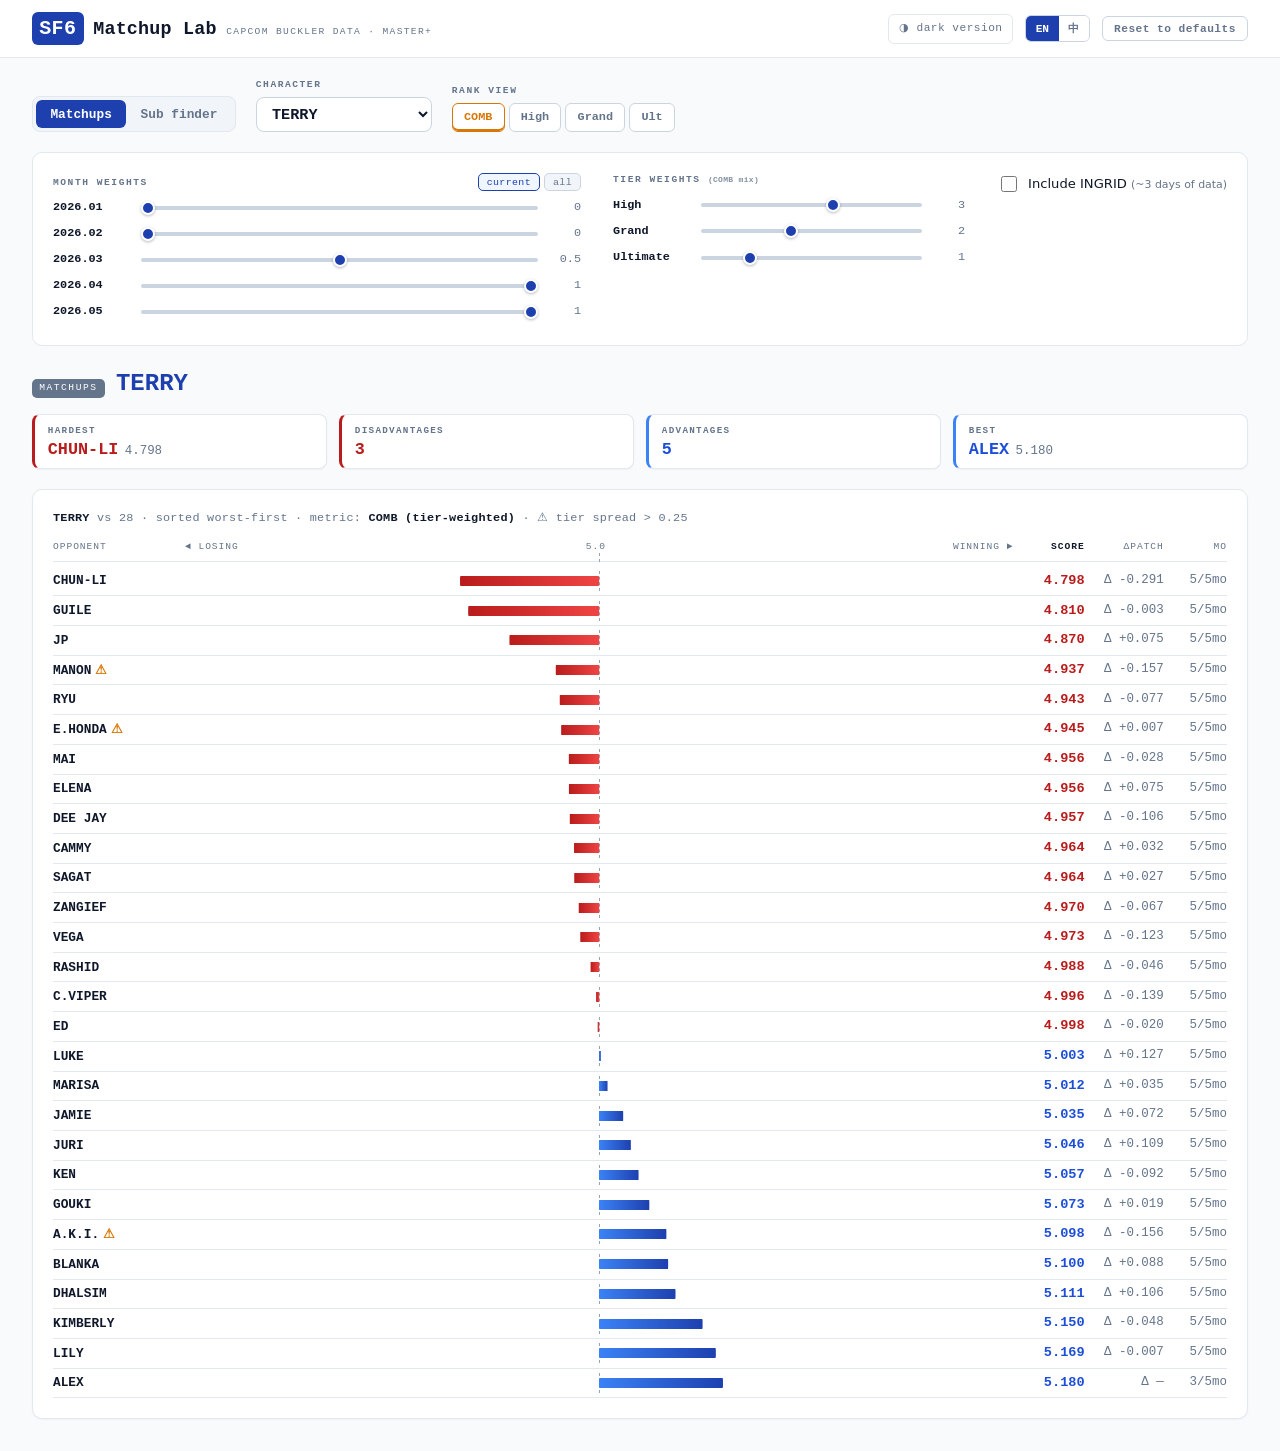
<file: standalone/sf6-matchup-light.html>
<!DOCTYPE html>
<html lang="en">
<head>
  <meta charset="UTF-8">
  <meta name="viewport" content="width=device-width, initial-scale=1.0">
  <title>SF6 Matchup Lab — Analytics</title>
  <meta name="description" content="Street Fighter 6 matchup analytics dashboard, built on Capcom Buckler diagram data.">
  <style>
/* SF6 Matchup Lab — v2 "Analytics Dashboard" (ui-ux-pro-max: Data-Dense Dashboard,
   light mode, blue + amber, Fira Code/Sans). Shares app.js/scoring.js/i18n.js with v1. */

:root {
  --bg: #F8FAFC;
  --surface: #FFFFFF;
  --surface-2: #F1F5F9;
  --line: #E2E8F0;
  --line-strong: #CBD5E1;
  --text: #0F172A;
  --text-dim: #64748B;
  --brand: #1E40AF;
  --brand-2: #3B82F6;
  --accent: #D97706;

  --adv: #1D4ED8;          /* advantage (text/number) — blue-700, AA on white */
  --adv-bar: #3B82F6;
  --adv-bar-deep: #1E40AF;
  --dis: #B91C1C;          /* disadvantage — red-700, AA on white */
  --dis-bar: #EF4444;
  --dis-bar-deep: #B91C1C;
  --even-line: #94A3B8;

  --font-display: 'Fira Code', ui-monospace, 'PingFang SC', 'Microsoft YaHei', monospace;
  --font-body: 'Fira Sans', system-ui, 'PingFang SC', 'Microsoft YaHei', sans-serif;
  --font-mono: 'Fira Code', ui-monospace, 'PingFang SC', monospace;

  --space-1: 0.375rem;
  --space-2: 0.75rem;
  --space-3: 1.25rem;
  --space-4: 2rem;

  --radius: 10px;
  --dur: 320ms;
  --ease: cubic-bezier(0.16, 1, 0.3, 1);

  --name-col: 7.5rem;
}

* { box-sizing: border-box; }

body {
  margin: 0;
  background: var(--bg);
  color: var(--text);
  font-family: var(--font-body);
  font-size: 0.92rem;
  line-height: 1.5;
  min-height: 100vh;
}

/* ---------- topbar ---------- */

.topbar {
  display: flex; justify-content: space-between; align-items: center;
  gap: var(--space-3);
  padding: var(--space-2) var(--space-4);
  background: var(--surface);
  border-bottom: 1px solid var(--line);
  position: sticky; top: 0; z-index: 50;
}

.brand { display: flex; align-items: baseline; gap: 0.6rem; flex-wrap: wrap; }

.brand-mark {
  font-family: var(--font-display); font-weight: 700; font-size: 1.25rem;
  color: var(--surface); background: var(--brand);
  padding: 0.1rem 0.45rem; border-radius: 6px; letter-spacing: 0.02em;
}

.brand-name {
  font-family: var(--font-display); font-weight: 600; font-size: 1.15rem;
  color: var(--text); letter-spacing: 0.01em;
}

.brand-kicker {
  font-family: var(--font-display); font-size: 0.6rem; letter-spacing: 0.14em;
  color: var(--text-dim);
}

.topbar-right { display: flex; align-items: center; gap: var(--space-2); }

.alt-link {
  font-family: var(--font-display); font-size: 0.7rem; letter-spacing: 0.04em;
  color: var(--text-dim); text-decoration: none;
  padding: 0.35rem 0.6rem; border: 1px solid var(--line); border-radius: 6px;
  transition: color var(--dur) var(--ease), border-color var(--dur) var(--ease);
}

.alt-link:hover { color: var(--brand); border-color: var(--brand-2); }

.lang-switch { display: flex; border: 1px solid var(--line-strong); border-radius: 6px; overflow: hidden; }

.lang-switch button {
  font-family: var(--font-display); font-size: 0.7rem; font-weight: 600;
  padding: 0.3rem 0.6rem; background: var(--surface); color: var(--text-dim);
  border: none; cursor: pointer;
  transition: background var(--dur) var(--ease), color var(--dur) var(--ease);
}

.lang-switch button.active { background: var(--brand); color: var(--surface); }
.lang-switch button:not(.active):hover { color: var(--text); }

.reset-btn {
  font-family: var(--font-display); font-size: 0.7rem; font-weight: 600;
  letter-spacing: 0.04em;
  padding: 0.35rem 0.7rem; border-radius: 6px;
  background: var(--surface); color: var(--text-dim);
  border: 1px solid var(--line-strong); cursor: pointer;
  transition: color var(--dur) var(--ease), border-color var(--dur) var(--ease);
}

.reset-btn:hover { color: var(--accent); border-color: var(--accent); }

/* ---------- toolbar ---------- */

.toolbar {
  display: flex; align-items: flex-end; gap: var(--space-3); flex-wrap: wrap;
  padding: var(--space-3) var(--space-4) 0;
}

.control-label {
  display: block;
  font-family: var(--font-display);
  font-size: 0.6rem; font-weight: 600; letter-spacing: 0.16em;
  text-transform: uppercase; color: var(--text-dim);
  margin-bottom: 0.3rem;
}

.control-label small { letter-spacing: 0.04em; text-transform: none; opacity: 0.8; }

.view-switch {
  display: flex; background: var(--surface-2);
  border: 1px solid var(--line); border-radius: 8px; padding: 3px;
}

.view-switch button {
  font-family: var(--font-display); font-size: 0.8rem; font-weight: 600;
  padding: 0.4rem 0.9rem; border: none; border-radius: 6px;
  background: none; color: var(--text-dim); cursor: pointer;
  transition: background var(--dur) var(--ease), color var(--dur) var(--ease);
}

.view-switch button.active { background: var(--brand); color: var(--surface); }
.view-switch button:not(.active):hover { color: var(--text); }

.char-field select {
  font-family: var(--font-display); font-size: 0.95rem; font-weight: 600;
  padding: 0.4rem 0.7rem; min-width: 11rem;
  background: var(--surface); color: var(--text);
  border: 1px solid var(--line-strong); border-radius: 8px;
}

.rank-tabs { display: flex; gap: 4px; }

.rank-tabs button {
  font-family: var(--font-display); font-size: 0.74rem; font-weight: 600;
  padding: 0.42rem 0.7rem; border-radius: 6px;
  background: var(--surface); border: 1px solid var(--line-strong);
  color: var(--text-dim); cursor: pointer;
  transition: all var(--dur) var(--ease);
}

.rank-tabs button.active {
  background: var(--surface); border-color: var(--accent); color: var(--accent);
  box-shadow: inset 0 -2px 0 var(--accent);
}

/* ---------- board ---------- */

.board { padding: var(--space-3) var(--space-4) var(--space-4); max-width: 1280px; }

.controls-card {
  display: grid; grid-template-columns: 1.5fr 1fr auto; gap: var(--space-4);
  align-items: start;
  background: var(--surface); border: 1px solid var(--line);
  border-radius: var(--radius); padding: var(--space-3);
  margin-bottom: var(--space-3);
}

.control-head { display: flex; justify-content: space-between; align-items: baseline; }

.presets { display: flex; gap: 4px; }

.presets button {
  font-family: var(--font-display); font-size: 0.62rem; letter-spacing: 0.04em;
  padding: 0.15rem 0.5rem; border-radius: 5px;
  background: var(--surface-2); border: 1px solid var(--line-strong);
  color: var(--text-dim); cursor: pointer;
}

.presets button.active { border-color: var(--brand); color: var(--brand); background: #EFF6FF; }

.slider-row {
  display: grid; grid-template-columns: 4.8rem 1fr 2.2rem;
  align-items: center; gap: 0.6rem; padding: 0.26rem 0;
}

.slider-row .slider-name {
  font-family: var(--font-display); font-size: 0.74rem; font-weight: 600;
  color: var(--text);
}

.slider-row .slider-val {
  font-family: var(--font-mono); font-size: 0.74rem; text-align: right;
  color: var(--text-dim); font-variant-numeric: tabular-nums;
}

input[type="range"] {
  -webkit-appearance: none; appearance: none;
  width: 100%; height: 4px; border-radius: 2px;
  background: var(--line-strong); cursor: pointer;
}

input[type="range"]::-webkit-slider-thumb {
  -webkit-appearance: none; appearance: none;
  width: 14px; height: 14px; border-radius: 50%;
  background: var(--brand); border: 2px solid var(--surface);
  box-shadow: 0 1px 3px rgba(15, 23, 42, 0.3);
}

input[type="range"]::-moz-range-thumb {
  width: 14px; height: 14px; border-radius: 50%;
  background: var(--brand); border: 2px solid var(--surface);
}

.check { display: flex; align-items: center; gap: 0.5rem; font-size: 0.82rem; cursor: pointer; }
.check small { color: var(--text-dim); }
.check input { accent-color: var(--brand); width: 16px; height: 16px; }

#tier-control.disabled #tier-sliders { opacity: 0.4; pointer-events: none; }
.tier-hint {
  display: none; font-family: var(--font-display);
  font-size: 0.62rem; letter-spacing: 0.02em; color: var(--accent);
  margin-top: var(--space-1);
}
#tier-control.disabled .tier-hint { display: block; }

/* ---------- board head ---------- */

.board-head { display: flex; align-items: baseline; gap: 0.7rem; margin-bottom: var(--space-2); }

.view-label {
  font-family: var(--font-display); font-size: 0.6rem; letter-spacing: 0.16em;
  color: var(--surface); background: var(--text-dim);
  padding: 0.15rem 0.45rem; border-radius: 5px;
}

.char-name {
  font-family: var(--font-display); font-weight: 700;
  font-size: 1.5rem; color: var(--brand);
}

/* ---------- KPI strip ---------- */

.kpis { display: flex; gap: var(--space-2); margin-bottom: var(--space-3); flex-wrap: wrap; }

.kpi {
  flex: 1 1 0; min-width: 8rem;
  background: var(--surface); border: 1px solid var(--line);
  border-left: 3px solid var(--line-strong); border-radius: 8px;
  padding: 0.55rem 0.8rem; display: flex; flex-direction: column; gap: 0.2rem;
  box-shadow: 0 1px 2px rgba(15, 23, 42, 0.04);
}

.kpi.adv { border-left-color: var(--brand-2); }
.kpi.dis { border-left-color: var(--dis); }

.kpi-label {
  font-family: var(--font-display); font-size: 0.58rem; font-weight: 600;
  letter-spacing: 0.14em; text-transform: uppercase; color: var(--text-dim);
}

.kpi-val {
  font-family: var(--font-mono); font-weight: 700; font-size: 1.05rem; line-height: 1.1;
  display: flex; align-items: baseline; gap: 0.4rem;
  white-space: nowrap; overflow: hidden; text-overflow: ellipsis;
}

.kpi.adv .kpi-val { color: var(--adv); }
.kpi.dis .kpi-val { color: var(--dis); }
.kpi-val small { font-family: var(--font-mono); font-size: 0.78rem; font-weight: 500; color: var(--text-dim); }

/* ---------- table ---------- */

.table-card {
  background: var(--surface); border: 1px solid var(--line);
  border-radius: var(--radius); padding: var(--space-3);
  box-shadow: 0 1px 2px rgba(15, 23, 42, 0.04);
}

.canvas-head {
  font-family: var(--font-display); font-size: 0.74rem; letter-spacing: 0.02em;
  color: var(--text-dim); margin-bottom: var(--space-2); min-height: 1.2em;
}

.canvas-head b { color: var(--text); font-weight: 600; }

body.view-match { --num-col: 12.6rem; }
body.view-subs { --num-col: 16.8rem; }

.axis {
  display: grid;
  grid-template-columns: var(--name-col) 1fr var(--num-col);
  gap: var(--space-2);
  font-family: var(--font-display); font-size: 0.6rem; letter-spacing: 0.1em;
  color: var(--text-dim);
  padding-bottom: 0.4rem; border-bottom: 1px solid var(--line); margin-bottom: 0.3rem;
}

.axis .axis-bar { display: flex; justify-content: space-between; position: relative; }

.axis .axis-bar::after {
  content: ''; position: absolute; left: 50%; top: 1.3em; bottom: -0.5rem;
  border-left: 1px dashed var(--even-line);
}

.rows { display: flex; flex-direction: column; }

.row {
  display: grid;
  grid-template-columns: var(--name-col) 1fr var(--num-col);
  gap: var(--space-2); align-items: center;
  padding: 0.26rem 0; border-bottom: 1px solid var(--line);
  transition: background var(--dur) var(--ease);
}

.row:hover { background: #EFF6FF; }

.row .name {
  font-family: var(--font-display); font-size: 0.8rem; font-weight: 600;
  color: var(--text);
  white-space: nowrap; overflow: hidden; text-overflow: ellipsis;
}

.row .name .flag { color: var(--accent); margin-left: 0.3em; }

.bar-track { position: relative; height: 14px; }

.bar-track::before {
  content: ''; position: absolute; left: 50%; top: -3px; bottom: -3px;
  border-left: 1px dashed var(--even-line);
}

.bar {
  position: absolute; top: 2px; bottom: 2px; width: 50%; border-radius: 2px;
  transform-origin: left center; transform: scaleX(0);
  transition: transform var(--dur) var(--ease), background var(--dur) var(--ease);
}

.bar.adv { left: 50%; background: linear-gradient(90deg, var(--adv-bar), var(--adv-bar-deep)); }
.bar.dis { left: 0; transform-origin: right center; background: linear-gradient(270deg, var(--dis-bar), var(--dis-bar-deep)); }

.nums {
  display: flex; justify-content: flex-end; gap: 0.55rem;
  font-variant-numeric: tabular-nums; white-space: nowrap;
}

.row .nums { font-size: 0.78rem; }

.col-main { font-family: var(--font-mono); font-weight: 700; text-align: right; color: var(--text); }
.col-sub { font-family: var(--font-mono); color: var(--text-dim); text-align: right; }
.row .nums .col-main { font-size: 0.85rem; }
.col-main.adv { color: var(--adv); }
.col-main.dis { color: var(--dis); }
.col-sub.neg { color: var(--adv); }
.col-sub.pos { color: var(--dis); }

.c-score { width: 3.6rem; }
.c-dpatch { width: 4.4rem; }
.c-mo { width: 3.4rem; }
.c-cover { width: 3.6rem; }
.c-w3 { width: 3.4rem; }
.c-corr { width: 3.8rem; }
.c-shared { width: 4.2rem; }

.loading { color: var(--text-dim); font-family: var(--font-display); letter-spacing: 0.06em; }

/* ---------- focus / responsive / motion ---------- */

select:focus-visible, button:focus-visible, input:focus-visible, a:focus-visible {
  outline: 2px solid var(--brand-2); outline-offset: 1px;
}

@media (max-width: 880px) {
  .controls-card { grid-template-columns: 1fr; gap: var(--space-3); }
  .topbar, .toolbar, .board { padding-left: var(--space-3); padding-right: var(--space-3); }
}

@media (max-width: 640px) {
  :root { --name-col: 6.2rem; }
  body.view-match, body.view-subs { --num-col: 4rem; }
  .col-sub { display: none; }
  .brand-kicker { display: none; }
}

@media (prefers-reduced-motion: reduce) {
  * { transition-duration: 0.01ms !important; }
}

</style>
</head>
<body>
  <header class="topbar">
    <div class="brand">
      <span class="brand-mark">SF6</span>
      <span class="brand-name">Matchup Lab</span>
      <span class="brand-kicker" data-i18n="kicker">CAPCOM BUCKLER DATA · MASTER+</span>
    </div>
    <div class="topbar-right">
      <a class="alt-link" href="sf6-matchup-dark.html">◑ dark version</a>
      <div class="lang-switch" role="group" aria-label="Language">
        <button data-lang="en" class="active">EN</button>
        <button data-lang="zh">中</button>
      </div>
      <button class="reset-btn" id="reset-btn" data-i18n="reset">Reset to defaults</button>
    </div>
  </header>

  <div class="toolbar">
    <nav class="view-switch" role="tablist" aria-label="View">
      <button role="tab" aria-selected="true" data-view="match" class="active" data-i18n="viewMatch">Matchups</button>
      <button role="tab" aria-selected="false" data-view="subs" data-i18n="viewSubs">Sub finder</button>
    </nav>

    <label class="char-field">
      <span class="control-label" data-i18n="character">Character</span>
      <select id="char-select"></select>
    </label>

    <div class="rank-field">
      <span class="control-label" id="rank-label" data-i18n="rankView">Rank view</span>
      <div class="rank-tabs" role="tablist" aria-labelledby="rank-label">
        <button role="tab" data-rank="comb" class="active" aria-selected="true" data-i18n="rankComb">COMB</button>
        <button role="tab" data-rank="40" aria-selected="false" data-i18n-rank="40">High</button>
        <button role="tab" data-rank="41" aria-selected="false" data-i18n-rank="41">Grand</button>
        <button role="tab" data-rank="42" aria-selected="false" data-i18n-rank="42">Ult</button>
      </div>
    </div>
  </div>

  <main class="board">
    <section class="controls-card">
      <div class="ctl-group">
        <div class="control-head">
          <span class="control-label" data-i18n="monthWeights">Month weights</span>
          <div class="presets">
            <button data-preset="current" class="active" data-i18n="presetCurrent">current</button>
            <button data-preset="all" data-i18n="presetAll">all</button>
          </div>
        </div>
        <div id="month-sliders"></div>
      </div>

      <div class="ctl-group" id="tier-control">
        <span class="control-label"><span data-i18n="tierWeights">Tier weights</span> <small data-i18n="combMix">(COMB mix)</small></span>
        <div id="tier-sliders"></div>
        <small class="tier-hint" id="tier-hint" data-i18n="tierHint">COMB only — pick COMB above</small>
      </div>

      <div class="ctl-group ctl-group-end">
        <label class="check">
          <input type="checkbox" id="include-ingrid">
          <span><span data-i18n="includeIngrid">Include INGRID</span> <small data-i18n="ingridNote">(~3 days of data)</small></span>
        </label>
      </div>
    </section>

    <div class="board-head">
      <span class="view-label" id="view-label">MATCHUPS</span>
      <span class="char-name" id="char-name">TERRY</span>
    </div>

    <div class="kpis" id="kpis"></div>

    <section class="table-card">
      <div class="canvas-head" id="canvas-head"></div>
      <div class="axis" id="axis" aria-hidden="true"></div>
      <div class="rows" id="rows" aria-live="polite"></div>
      <p class="loading" id="loading" data-i18n="loading">Loading matrix…</p>
    </section>
  </main>

<script>var MATRIX_CSV = "month,rank,char,opp,score\n202601,40,A.K.I.,LILY,5.336\n202601,40,A.K.I.,ZANGIEF,5.308\n202601,40,A.K.I.,ED,5.294\n202601,40,A.K.I.,ELENA,5.287\n202601,40,A.K.I.,JAMIE,5.249\n202601,40,A.K.I.,MAI,5.227\n202601,40,A.K.I.,MARISA,5.207\n202601,40,A.K.I.,RASHID,5.135\n202601,40,A.K.I.,DEE JAY,5.128\n202601,40,A.K.I.,CHUN-LI,5.093\n202601,40,A.K.I.,E.HONDA,5.085\n202601,40,A.K.I.,LUKE,5.076\n202601,40,A.K.I.,RYU,5.011\n202601,40,A.K.I.,SAGAT,5.009\n202601,40,A.K.I.,KEN,4.98\n202601,40,A.K.I.,BLANKA,4.979\n202601,40,A.K.I.,TERRY,4.961\n202601,40,A.K.I.,MANON,4.936\n202601,40,A.K.I.,GOUKI,4.928\n202601,40,A.K.I.,JURI,4.923\n202601,40,A.K.I.,DHALSIM,4.898\n202601,40,A.K.I.,CAMMY,4.893\n202601,40,A.K.I.,C.VIPER,4.86\n202601,40,A.K.I.,JP,4.838\n202601,40,A.K.I.,VEGA,4.766\n202601,40,A.K.I.,KIMBERLY,4.705\n202601,40,A.K.I.,GUILE,4.624\n202602,40,A.K.I.,ZANGIEF,5.325\n202602,40,A.K.I.,ED,5.176\n202602,40,A.K.I.,CHUN-LI,5.175\n202602,40,A.K.I.,JAMIE,5.17\n202602,40,A.K.I.,MAI,5.146\n202602,40,A.K.I.,MANON,5.143\n202602,40,A.K.I.,LUKE,5.111\n202602,40,A.K.I.,RYU,5.083\n202602,40,A.K.I.,DEE JAY,5.079\n202602,40,A.K.I.,RASHID,5.056\n202602,40,A.K.I.,LILY,5.049\n202602,40,A.K.I.,KEN,5.04\n202602,40,A.K.I.,MARISA,5.036\n202602,40,A.K.I.,C.VIPER,5.015\n202602,40,A.K.I.,ELENA,5.003\n202602,40,A.K.I.,GOUKI,4.988\n202602,40,A.K.I.,SAGAT,4.984\n202602,40,A.K.I.,JURI,4.973\n202602,40,A.K.I.,CAMMY,4.952\n202602,40,A.K.I.,E.HONDA,4.939\n202602,40,A.K.I.,TERRY,4.928\n202602,40,A.K.I.,DHALSIM,4.915\n202602,40,A.K.I.,BLANKA,4.902\n202602,40,A.K.I.,JP,4.865\n202602,40,A.K.I.,GUILE,4.707\n202602,40,A.K.I.,VEGA,4.651\n202602,40,A.K.I.,KIMBERLY,4.613\n202603,40,A.K.I.,ED,5.359\n202603,40,A.K.I.,ELENA,5.321\n202603,40,A.K.I.,LILY,5.256\n202603,40,A.K.I.,ZANGIEF,5.203\n202603,40,A.K.I.,BLANKA,5.13\n202603,40,A.K.I.,MARISA,5.129\n202603,40,A.K.I.,RASHID,5.128\n202603,40,A.K.I.,JAMIE,5.104\n202603,40,A.K.I.,CHUN-LI,5.096\n202603,40,A.K.I.,RYU,5.095\n202603,40,A.K.I.,KEN,5.09\n202603,40,A.K.I.,MAI,5.082\n202603,40,A.K.I.,LUKE,5.046\n202603,40,A.K.I.,MANON,5.029\n202603,40,A.K.I.,JURI,5.018\n202603,40,A.K.I.,DHALSIM,5.018\n202603,40,A.K.I.,GOUKI,5.003\n202603,40,A.K.I.,DEE JAY,4.96\n202603,40,A.K.I.,C.VIPER,4.949\n202603,40,A.K.I.,CAMMY,4.937\n202603,40,A.K.I.,E.HONDA,4.93\n202603,40,A.K.I.,JP,4.916\n202603,40,A.K.I.,SAGAT,4.916\n202603,40,A.K.I.,TERRY,4.893\n202603,40,A.K.I.,ALEX,4.893\n202603,40,A.K.I.,KIMBERLY,4.74\n202603,40,A.K.I.,VEGA,4.709\n202603,40,A.K.I.,GUILE,4.52\n202604,40,A.K.I.,RASHID,5.215\n202604,40,A.K.I.,ED,5.177\n202604,40,A.K.I.,ZANGIEF,5.165\n202604,40,A.K.I.,JAMIE,5.129\n202604,40,A.K.I.,ELENA,5.123\n202604,40,A.K.I.,LUKE,5.096\n202604,40,A.K.I.,DEE JAY,5.084\n202604,40,A.K.I.,ALEX,5.076\n202604,40,A.K.I.,KEN,5.069\n202604,40,A.K.I.,LILY,5.057\n202604,40,A.K.I.,MANON,5.045\n202604,40,A.K.I.,MAI,5.035\n202604,40,A.K.I.,GOUKI,5.031\n202604,40,A.K.I.,MARISA,5.021\n202604,40,A.K.I.,JURI,4.992\n202604,40,A.K.I.,E.HONDA,4.979\n202604,40,A.K.I.,BLANKA,4.96\n202604,40,A.K.I.,TERRY,4.96\n202604,40,A.K.I.,RYU,4.956\n202604,40,A.K.I.,SAGAT,4.949\n202604,40,A.K.I.,C.VIPER,4.944\n202604,40,A.K.I.,JP,4.896\n202604,40,A.K.I.,CHUN-LI,4.852\n202604,40,A.K.I.,VEGA,4.822\n202604,40,A.K.I.,CAMMY,4.794\n202604,40,A.K.I.,DHALSIM,4.733\n202604,40,A.K.I.,GUILE,4.702\n202604,40,A.K.I.,KIMBERLY,4.604\n202605,40,A.K.I.,LILY,5.291\n202605,40,A.K.I.,ZANGIEF,5.267\n202605,40,A.K.I.,JAMIE,5.251\n202605,40,A.K.I.,ED,5.229\n202605,40,A.K.I.,CHUN-LI,5.119\n202605,40,A.K.I.,LUKE,5.111\n202605,40,A.K.I.,MAI,5.105\n202605,40,A.K.I.,MARISA,5.071\n202605,40,A.K.I.,RYU,5.058\n202605,40,A.K.I.,JURI,5.055\n202605,40,A.K.I.,ALEX,5.055\n202605,40,A.K.I.,KEN,5.047\n202605,40,A.K.I.,DEE JAY,5.03\n202605,40,A.K.I.,MANON,5.011\n202605,40,A.K.I.,RASHID,4.994\n202605,40,A.K.I.,GOUKI,4.984\n202605,40,A.K.I.,E.HONDA,4.975\n202605,40,A.K.I.,TERRY,4.96\n202605,40,A.K.I.,ELENA,4.947\n202605,40,A.K.I.,CAMMY,4.92\n202605,40,A.K.I.,C.VIPER,4.883\n202605,40,A.K.I.,SAGAT,4.866\n202605,40,A.K.I.,JP,4.788\n202605,40,A.K.I.,BLANKA,4.766\n202605,40,A.K.I.,VEGA,4.763\n202605,40,A.K.I.,DHALSIM,4.714\n202605,40,A.K.I.,GUILE,4.684\n202605,40,A.K.I.,KIMBERLY,4.613\n202605,40,A.K.I.,INGRID,4.513\n202601,41,A.K.I.,ZANGIEF,5.348\n202601,41,A.K.I.,LUKE,5.16\n202601,41,A.K.I.,RASHID,5.146\n202601,41,A.K.I.,E.HONDA,5.143\n202601,41,A.K.I.,ED,5.129\n202601,41,A.K.I.,KEN,5.128\n202601,41,A.K.I.,DHALSIM,5.081\n202601,41,A.K.I.,CHUN-LI,5.077\n202601,41,A.K.I.,C.VIPER,5.07\n202601,41,A.K.I.,CAMMY,5.067\n202601,41,A.K.I.,ELENA,5.064\n202601,41,A.K.I.,RYU,5.022\n202601,41,A.K.I.,DEE JAY,5.021\n202601,41,A.K.I.,SAGAT,5.013\n202601,41,A.K.I.,JURI,5.006\n202601,41,A.K.I.,GOUKI,4.988\n202601,41,A.K.I.,MAI,4.963\n202601,41,A.K.I.,MARISA,4.943\n202601,41,A.K.I.,TERRY,4.932\n202601,41,A.K.I.,LILY,4.897\n202601,41,A.K.I.,JAMIE,4.883\n202601,41,A.K.I.,MANON,4.839\n202601,41,A.K.I.,BLANKA,4.805\n202601,41,A.K.I.,JP,4.794\n202601,41,A.K.I.,KIMBERLY,4.672\n202601,41,A.K.I.,GUILE,4.656\n202601,41,A.K.I.,VEGA,4.534\n202602,41,A.K.I.,ED,5.22\n202602,41,A.K.I.,ELENA,5.179\n202602,41,A.K.I.,CHUN-LI,5.159\n202602,41,A.K.I.,RYU,5.115\n202602,41,A.K.I.,LILY,5.092\n202602,41,A.K.I.,JAMIE,5.086\n202602,41,A.K.I.,JURI,5.033\n202602,41,A.K.I.,E.HONDA,5.027\n202602,41,A.K.I.,RASHID,5.025\n202602,41,A.K.I.,MARISA,5.004\n202602,41,A.K.I.,MANON,5.003\n202602,41,A.K.I.,ZANGIEF,4.99\n202602,41,A.K.I.,C.VIPER,4.977\n202602,41,A.K.I.,LUKE,4.973\n202602,41,A.K.I.,CAMMY,4.963\n202602,41,A.K.I.,MAI,4.954\n202602,41,A.K.I.,BLANKA,4.903\n202602,41,A.K.I.,KEN,4.898\n202602,41,A.K.I.,DEE JAY,4.881\n202602,41,A.K.I.,GOUKI,4.87\n202602,41,A.K.I.,SAGAT,4.83\n202602,41,A.K.I.,VEGA,4.798\n202602,41,A.K.I.,JP,4.781\n202602,41,A.K.I.,DHALSIM,4.692\n202602,41,A.K.I.,TERRY,4.666\n202602,41,A.K.I.,GUILE,4.656\n202602,41,A.K.I.,KIMBERLY,4.588\n202603,41,A.K.I.,ELENA,5.409\n202603,41,A.K.I.,ED,5.352\n202603,41,A.K.I.,JAMIE,5.259\n202603,41,A.K.I.,E.HONDA,5.239\n202603,41,A.K.I.,ZANGIEF,5.197\n202603,41,A.K.I.,DEE JAY,5.184\n202603,41,A.K.I.,LILY,5.162\n202603,41,A.K.I.,SAGAT,5.137\n202603,41,A.K.I.,KEN,5.132\n202603,41,A.K.I.,RYU,5.091\n202603,41,A.K.I.,JURI,5.069\n202603,41,A.K.I.,CHUN-LI,5.06\n202603,41,A.K.I.,RASHID,5.057\n202603,41,A.K.I.,ALEX,5.035\n202603,41,A.K.I.,LUKE,5.009\n202603,41,A.K.I.,MARISA,4.98\n202603,41,A.K.I.,MANON,4.96\n202603,41,A.K.I.,CAMMY,4.954\n202603,41,A.K.I.,C.VIPER,4.95\n202603,41,A.K.I.,MAI,4.928\n202603,41,A.K.I.,DHALSIM,4.901\n202603,41,A.K.I.,GOUKI,4.865\n202603,41,A.K.I.,VEGA,4.84\n202603,41,A.K.I.,TERRY,4.827\n202603,41,A.K.I.,JP,4.821\n202603,41,A.K.I.,KIMBERLY,4.729\n202603,41,A.K.I.,GUILE,4.679\n202603,41,A.K.I.,BLANKA,4.631\n202604,41,A.K.I.,E.HONDA,5.468\n202604,41,A.K.I.,JAMIE,5.315\n202604,41,A.K.I.,ZANGIEF,5.288\n202604,41,A.K.I.,ED,5.163\n202604,41,A.K.I.,RASHID,5.145\n202604,41,A.K.I.,DEE JAY,5.142\n202604,41,A.K.I.,ELENA,5.136\n202604,41,A.K.I.,LUKE,5.118\n202604,41,A.K.I.,SAGAT,5.102\n202604,41,A.K.I.,CAMMY,5.077\n202604,41,A.K.I.,RYU,5.064\n202604,41,A.K.I.,JURI,5.051\n202604,41,A.K.I.,MANON,5.042\n202604,41,A.K.I.,KEN,5.028\n202604,41,A.K.I.,ALEX,5.025\n202604,41,A.K.I.,MAI,5.024\n202604,41,A.K.I.,C.VIPER,5.006\n202604,41,A.K.I.,GOUKI,4.986\n202604,41,A.K.I.,CHUN-LI,4.965\n202604,41,A.K.I.,MARISA,4.941\n202604,41,A.K.I.,TERRY,4.93\n202604,41,A.K.I.,LILY,4.911\n202604,41,A.K.I.,KIMBERLY,4.848\n202604,41,A.K.I.,BLANKA,4.794\n202604,41,A.K.I.,VEGA,4.777\n202604,41,A.K.I.,JP,4.741\n202604,41,A.K.I.,DHALSIM,4.674\n202604,41,A.K.I.,GUILE,4.61\n202605,41,A.K.I.,LILY,5.343\n202605,41,A.K.I.,ZANGIEF,5.279\n202605,41,A.K.I.,ED,5.185\n202605,41,A.K.I.,JURI,5.177\n202605,41,A.K.I.,E.HONDA,5.164\n202605,41,A.K.I.,DEE JAY,5.089\n202605,41,A.K.I.,RYU,5.061\n202605,41,A.K.I.,KEN,5.051\n202605,41,A.K.I.,RASHID,5.038\n202605,41,A.K.I.,JAMIE,5.029\n202605,41,A.K.I.,LUKE,5.028\n202605,41,A.K.I.,MAI,5.025\n202605,41,A.K.I.,MARISA,5.002\n202605,41,A.K.I.,BLANKA,4.998\n202605,41,A.K.I.,ELENA,4.984\n202605,41,A.K.I.,MANON,4.968\n202605,41,A.K.I.,TERRY,4.966\n202605,41,A.K.I.,DHALSIM,4.965\n202605,41,A.K.I.,CAMMY,4.939\n202605,41,A.K.I.,SAGAT,4.924\n202605,41,A.K.I.,CHUN-LI,4.92\n202605,41,A.K.I.,ALEX,4.89\n202605,41,A.K.I.,GUILE,4.868\n202605,41,A.K.I.,GOUKI,4.848\n202605,41,A.K.I.,VEGA,4.823\n202605,41,A.K.I.,C.VIPER,4.807\n202605,41,A.K.I.,KIMBERLY,4.63\n202605,41,A.K.I.,JP,4.621\n202605,41,A.K.I.,INGRID,4.208\n202601,42,A.K.I.,ZANGIEF,5.236\n202601,42,A.K.I.,RASHID,5.223\n202601,42,A.K.I.,LILY,5.2\n202601,42,A.K.I.,ED,5.123\n202601,42,A.K.I.,CAMMY,5.103\n202601,42,A.K.I.,CHUN-LI,5.098\n202601,42,A.K.I.,MARISA,5.094\n202601,42,A.K.I.,MANON,5.076\n202601,42,A.K.I.,RYU,5.071\n202601,42,A.K.I.,E.HONDA,5.061\n202601,42,A.K.I.,DEE JAY,5.048\n202601,42,A.K.I.,JURI,5.027\n202601,42,A.K.I.,MAI,5.016\n202601,42,A.K.I.,LUKE,5.012\n202601,42,A.K.I.,ELENA,5.009\n202601,42,A.K.I.,JAMIE,5.003\n202601,42,A.K.I.,KEN,4.996\n202601,42,A.K.I.,SAGAT,4.942\n202601,42,A.K.I.,DHALSIM,4.917\n202601,42,A.K.I.,C.VIPER,4.899\n202601,42,A.K.I.,BLANKA,4.893\n202601,42,A.K.I.,GOUKI,4.833\n202601,42,A.K.I.,TERRY,4.833\n202601,42,A.K.I.,GUILE,4.788\n202601,42,A.K.I.,KIMBERLY,4.739\n202601,42,A.K.I.,VEGA,4.634\n202601,42,A.K.I.,JP,4.63\n202602,42,A.K.I.,JURI,5.322\n202602,42,A.K.I.,LILY,5.293\n202602,42,A.K.I.,ED,5.256\n202602,42,A.K.I.,ZANGIEF,5.115\n202602,42,A.K.I.,MARISA,5.099\n202602,42,A.K.I.,CAMMY,5.078\n202602,42,A.K.I.,KEN,5.026\n202602,42,A.K.I.,DEE JAY,5.017\n202602,42,A.K.I.,BLANKA,5.016\n202602,42,A.K.I.,JAMIE,5.007\n202602,42,A.K.I.,MAI,4.99\n202602,42,A.K.I.,CHUN-LI,4.943\n202602,42,A.K.I.,RYU,4.934\n202602,42,A.K.I.,KIMBERLY,4.925\n202602,42,A.K.I.,SAGAT,4.916\n202602,42,A.K.I.,MANON,4.898\n202602,42,A.K.I.,GOUKI,4.846\n202602,42,A.K.I.,TERRY,4.803\n202602,42,A.K.I.,E.HONDA,4.772\n202602,42,A.K.I.,DHALSIM,4.754\n202602,42,A.K.I.,LUKE,4.74\n202602,42,A.K.I.,C.VIPER,4.71\n202602,42,A.K.I.,JP,4.694\n202602,42,A.K.I.,RASHID,4.683\n202602,42,A.K.I.,VEGA,4.645\n202602,42,A.K.I.,GUILE,4.642\n202602,42,A.K.I.,ELENA,4.589\n202603,42,A.K.I.,LILY,5.277\n202603,42,A.K.I.,ED,5.232\n202603,42,A.K.I.,E.HONDA,5.199\n202603,42,A.K.I.,MANON,5.163\n202603,42,A.K.I.,DEE JAY,5.063\n202603,42,A.K.I.,MAI,5.049\n202603,42,A.K.I.,JURI,5.047\n202603,42,A.K.I.,CHUN-LI,5.008\n202603,42,A.K.I.,KEN,4.992\n202603,42,A.K.I.,JAMIE,4.976\n202603,42,A.K.I.,SAGAT,4.972\n202603,42,A.K.I.,RYU,4.971\n202603,42,A.K.I.,LUKE,4.958\n202603,42,A.K.I.,MARISA,4.907\n202603,42,A.K.I.,ELENA,4.89\n202603,42,A.K.I.,CAMMY,4.88\n202603,42,A.K.I.,GUILE,4.85\n202603,42,A.K.I.,DHALSIM,4.826\n202603,42,A.K.I.,ZANGIEF,4.797\n202603,42,A.K.I.,GOUKI,4.791\n202603,42,A.K.I.,RASHID,4.788\n202603,42,A.K.I.,C.VIPER,4.773\n202603,42,A.K.I.,BLANKA,4.756\n202603,42,A.K.I.,VEGA,4.664\n202603,42,A.K.I.,ALEX,4.656\n202603,42,A.K.I.,TERRY,4.652\n202603,42,A.K.I.,JP,4.627\n202603,42,A.K.I.,KIMBERLY,4.587\n202604,42,A.K.I.,E.HONDA,5.274\n202604,42,A.K.I.,DEE JAY,5.186\n202604,42,A.K.I.,RASHID,5.115\n202604,42,A.K.I.,MANON,5.113\n202604,42,A.K.I.,JURI,5.113\n202604,42,A.K.I.,LUKE,5.104\n202604,42,A.K.I.,C.VIPER,5.095\n202604,42,A.K.I.,MARISA,5.091\n202604,42,A.K.I.,LILY,5.053\n202604,42,A.K.I.,MAI,5.041\n202604,42,A.K.I.,RYU,5.037\n202604,42,A.K.I.,ELENA,5.032\n202604,42,A.K.I.,KEN,5.024\n202604,42,A.K.I.,DHALSIM,5.019\n202604,42,A.K.I.,CHUN-LI,5.014\n202604,42,A.K.I.,SAGAT,5.009\n202604,42,A.K.I.,ALEX,4.995\n202604,42,A.K.I.,ZANGIEF,4.988\n202604,42,A.K.I.,ED,4.978\n202604,42,A.K.I.,JAMIE,4.977\n202604,42,A.K.I.,CAMMY,4.96\n202604,42,A.K.I.,GOUKI,4.925\n202604,42,A.K.I.,BLANKA,4.822\n202604,42,A.K.I.,TERRY,4.782\n202604,42,A.K.I.,JP,4.78\n202604,42,A.K.I.,KIMBERLY,4.74\n202604,42,A.K.I.,VEGA,4.644\n202604,42,A.K.I.,GUILE,4.561\n202605,42,A.K.I.,ZANGIEF,5.344\n202605,42,A.K.I.,E.HONDA,5.183\n202605,42,A.K.I.,C.VIPER,5.179\n202605,42,A.K.I.,DEE JAY,5.108\n202605,42,A.K.I.,KEN,5.068\n202605,42,A.K.I.,ALEX,5.017\n202605,42,A.K.I.,RASHID,4.985\n202605,42,A.K.I.,SAGAT,4.978\n202605,42,A.K.I.,JAMIE,4.96\n202605,42,A.K.I.,MAI,4.945\n202605,42,A.K.I.,ELENA,4.944\n202605,42,A.K.I.,CHUN-LI,4.943\n202605,42,A.K.I.,GUILE,4.932\n202605,42,A.K.I.,LILY,4.912\n202605,42,A.K.I.,LUKE,4.862\n202605,42,A.K.I.,MANON,4.855\n202605,42,A.K.I.,GOUKI,4.815\n202605,42,A.K.I.,JP,4.795\n202605,42,A.K.I.,KIMBERLY,4.728\n202605,42,A.K.I.,CAMMY,4.726\n202605,42,A.K.I.,RYU,4.719\n202605,42,A.K.I.,ED,4.708\n202605,42,A.K.I.,BLANKA,4.706\n202605,42,A.K.I.,VEGA,4.675\n202605,42,A.K.I.,MARISA,4.659\n202605,42,A.K.I.,JURI,4.603\n202605,42,A.K.I.,DHALSIM,4.603\n202605,42,A.K.I.,INGRID,4.537\n202605,42,A.K.I.,TERRY,4.484\n202603,40,ALEX,DHALSIM,5.382\n202603,40,ALEX,CHUN-LI,5.317\n202603,40,ALEX,GOUKI,5.279\n202603,40,ALEX,JP,5.243\n202603,40,ALEX,SAGAT,5.243\n202603,40,ALEX,KEN,5.161\n202603,40,ALEX,VEGA,5.148\n202603,40,ALEX,ED,5.146\n202603,40,ALEX,ZANGIEF,5.133\n202603,40,ALEX,RYU,5.13\n202603,40,ALEX,C.VIPER,5.116\n202603,40,ALEX,LILY,5.103\n202603,40,ALEX,DEE JAY,5.094\n202603,40,ALEX,ELENA,5.092\n202603,40,ALEX,A.K.I.,5.088\n202603,40,ALEX,CAMMY,5.062\n202603,40,ALEX,RASHID,5.049\n202603,40,ALEX,MARISA,5.042\n202603,40,ALEX,MANON,5.04\n202603,40,ALEX,BLANKA,5.013\n202603,40,ALEX,TERRY,4.984\n202603,40,ALEX,MAI,4.923\n202603,40,ALEX,JURI,4.906\n202603,40,ALEX,JAMIE,4.894\n202603,40,ALEX,LUKE,4.886\n202603,40,ALEX,KIMBERLY,4.867\n202603,40,ALEX,E.HONDA,4.857\n202603,40,ALEX,GUILE,4.749\n202604,40,ALEX,DHALSIM,5.225\n202604,40,ALEX,LILY,5.212\n202604,40,ALEX,GOUKI,5.166\n202604,40,ALEX,SAGAT,5.154\n202604,40,ALEX,CHUN-LI,5.099\n202604,40,ALEX,JP,5.072\n202604,40,ALEX,CAMMY,5.071\n202604,40,ALEX,VEGA,5.022\n202604,40,ALEX,KEN,5.019\n202604,40,ALEX,MANON,5.012\n202604,40,ALEX,ZANGIEF,4.967\n202604,40,ALEX,C.VIPER,4.94\n202604,40,ALEX,A.K.I.,4.915\n202604,40,ALEX,RASHID,4.891\n202604,40,ALEX,MARISA,4.889\n202604,40,ALEX,BLANKA,4.872\n202604,40,ALEX,DEE JAY,4.87\n202604,40,ALEX,ED,4.866\n202604,40,ALEX,RYU,4.865\n202604,40,ALEX,ELENA,4.833\n202604,40,ALEX,TERRY,4.799\n202604,40,ALEX,JAMIE,4.787\n202604,40,ALEX,E.HONDA,4.745\n202604,40,ALEX,LUKE,4.744\n202604,40,ALEX,JURI,4.744\n202604,40,ALEX,KIMBERLY,4.738\n202604,40,ALEX,MAI,4.703\n202604,40,ALEX,GUILE,4.545\n202605,40,ALEX,DHALSIM,5.293\n202605,40,ALEX,SAGAT,5.202\n202605,40,ALEX,GOUKI,5.196\n202605,40,ALEX,CHUN-LI,5.173\n202605,40,ALEX,MANON,5.08\n202605,40,ALEX,CAMMY,5.061\n202605,40,ALEX,ZANGIEF,5.031\n202605,40,ALEX,KEN,5.017\n202605,40,ALEX,C.VIPER,4.999\n202605,40,ALEX,JAMIE,4.998\n202605,40,ALEX,LILY,4.968\n202605,40,ALEX,VEGA,4.968\n202605,40,ALEX,ED,4.963\n202605,40,ALEX,A.K.I.,4.951\n202605,40,ALEX,RYU,4.93\n202605,40,ALEX,JP,4.916\n202605,40,ALEX,ELENA,4.897\n202605,40,ALEX,INGRID,4.879\n202605,40,ALEX,DEE JAY,4.877\n202605,40,ALEX,JURI,4.825\n202605,40,ALEX,MARISA,4.783\n202605,40,ALEX,TERRY,4.771\n202605,40,ALEX,E.HONDA,4.757\n202605,40,ALEX,RASHID,4.71\n202605,40,ALEX,KIMBERLY,4.682\n202605,40,ALEX,BLANKA,4.681\n202605,40,ALEX,MAI,4.666\n202605,40,ALEX,LUKE,4.602\n202605,40,ALEX,GUILE,4.389\n202603,41,ALEX,CHUN-LI,5.368\n202603,41,ALEX,GOUKI,5.355\n202603,41,ALEX,DHALSIM,5.333\n202603,41,ALEX,SAGAT,5.249\n202603,41,ALEX,KEN,5.218\n202603,41,ALEX,RYU,5.18\n202603,41,ALEX,C.VIPER,5.169\n202603,41,ALEX,JP,5.162\n202603,41,ALEX,CAMMY,5.161\n202603,41,ALEX,RASHID,5.123\n202603,41,ALEX,MARISA,5.116\n202603,41,ALEX,LUKE,5.115\n202603,41,ALEX,ED,5.111\n202603,41,ALEX,MANON,5.092\n202603,41,ALEX,LILY,5.08\n202603,41,ALEX,ZANGIEF,5.072\n202603,41,ALEX,VEGA,5.019\n202603,41,ALEX,JAMIE,4.99\n202603,41,ALEX,JURI,4.968\n202603,41,ALEX,A.K.I.,4.964\n202603,41,ALEX,DEE JAY,4.935\n202603,41,ALEX,GUILE,4.857\n202603,41,ALEX,BLANKA,4.83\n202603,41,ALEX,E.HONDA,4.784\n202603,41,ALEX,KIMBERLY,4.776\n202603,41,ALEX,TERRY,4.773\n202603,41,ALEX,MAI,4.752\n202603,41,ALEX,ELENA,4.708\n202604,41,ALEX,DHALSIM,5.482\n202604,41,ALEX,CHUN-LI,5.298\n202604,41,ALEX,SAGAT,5.143\n202604,41,ALEX,C.VIPER,5.141\n202604,41,ALEX,GOUKI,5.13\n202604,41,ALEX,JP,5.129\n202604,41,ALEX,KEN,5.098\n202604,41,ALEX,CAMMY,5.067\n202604,41,ALEX,MANON,5.027\n202604,41,ALEX,A.K.I.,5.011\n202604,41,ALEX,VEGA,4.997\n202604,41,ALEX,LILY,4.972\n202604,41,ALEX,ELENA,4.954\n202604,41,ALEX,RYU,4.951\n202604,41,ALEX,JURI,4.926\n202604,41,ALEX,ED,4.887\n202604,41,ALEX,MARISA,4.881\n202604,41,ALEX,DEE JAY,4.88\n202604,41,ALEX,JAMIE,4.879\n202604,41,ALEX,ZANGIEF,4.868\n202604,41,ALEX,TERRY,4.847\n202604,41,ALEX,RASHID,4.839\n202604,41,ALEX,LUKE,4.789\n202604,41,ALEX,E.HONDA,4.786\n202604,41,ALEX,KIMBERLY,4.697\n202604,41,ALEX,MAI,4.609\n202604,41,ALEX,BLANKA,4.606\n202604,41,ALEX,GUILE,4.545\n202605,41,ALEX,DHALSIM,5.357\n202605,41,ALEX,CHUN-LI,5.337\n202605,41,ALEX,LILY,5.23\n202605,41,ALEX,GOUKI,5.189\n202605,41,ALEX,SAGAT,5.15\n202605,41,ALEX,CAMMY,5.12\n202605,41,ALEX,RYU,5.115\n202605,41,ALEX,A.K.I.,5.083\n202605,41,ALEX,C.VIPER,5.034\n202605,41,ALEX,MANON,5.029\n202605,41,ALEX,KEN,4.998\n202605,41,ALEX,JAMIE,4.987\n202605,41,ALEX,VEGA,4.97\n202605,41,ALEX,ELENA,4.904\n202605,41,ALEX,ED,4.877\n202605,41,ALEX,MARISA,4.862\n202605,41,ALEX,JURI,4.854\n202605,41,ALEX,INGRID,4.829\n202605,41,ALEX,JP,4.813\n202605,41,ALEX,E.HONDA,4.773\n202605,41,ALEX,DEE JAY,4.747\n202605,41,ALEX,TERRY,4.711\n202605,41,ALEX,ZANGIEF,4.701\n202605,41,ALEX,MAI,4.698\n202605,41,ALEX,RASHID,4.663\n202605,41,ALEX,KIMBERLY,4.607\n202605,41,ALEX,LUKE,4.599\n202605,41,ALEX,BLANKA,4.506\n202605,41,ALEX,GUILE,4.454\n202603,42,ALEX,GOUKI,5.367\n202603,42,ALEX,CAMMY,5.348\n202603,42,ALEX,DHALSIM,5.337\n202603,42,ALEX,CHUN-LI,5.331\n202603,42,ALEX,A.K.I.,5.314\n202603,42,ALEX,RYU,5.242\n202603,42,ALEX,C.VIPER,5.239\n202603,42,ALEX,MANON,5.228\n202603,42,ALEX,ZANGIEF,5.206\n202603,42,ALEX,JP,5.199\n202603,42,ALEX,KEN,5.142\n202603,42,ALEX,JAMIE,5.14\n202603,42,ALEX,JURI,5.12\n202603,42,ALEX,ELENA,5.109\n202603,42,ALEX,BLANKA,5.106\n202603,42,ALEX,SAGAT,5.099\n202603,42,ALEX,GUILE,5.09\n202603,42,ALEX,ED,5.082\n202603,42,ALEX,RASHID,5.035\n202603,42,ALEX,LILY,5.026\n202603,42,ALEX,LUKE,5.019\n202603,42,ALEX,MARISA,4.936\n202603,42,ALEX,VEGA,4.892\n202603,42,ALEX,MAI,4.873\n202603,42,ALEX,DEE JAY,4.812\n202603,42,ALEX,KIMBERLY,4.805\n202603,42,ALEX,TERRY,4.715\n202603,42,ALEX,E.HONDA,4.672\n202604,42,ALEX,DHALSIM,5.511\n202604,42,ALEX,CHUN-LI,5.256\n202604,42,ALEX,GOUKI,5.222\n202604,42,ALEX,C.VIPER,5.206\n202604,42,ALEX,MANON,5.19\n202604,42,ALEX,SAGAT,5.147\n202604,42,ALEX,RYU,5.073\n202604,42,ALEX,CAMMY,5.067\n202604,42,ALEX,ED,5.059\n202604,42,ALEX,A.K.I.,5.041\n202604,42,ALEX,LILY,5.031\n202604,42,ALEX,KEN,5.025\n202604,42,ALEX,ELENA,4.99\n202604,42,ALEX,JURI,4.943\n202604,42,ALEX,JP,4.938\n202604,42,ALEX,JAMIE,4.916\n202604,42,ALEX,RASHID,4.914\n202604,42,ALEX,E.HONDA,4.906\n202604,42,ALEX,MARISA,4.9\n202604,42,ALEX,VEGA,4.865\n202604,42,ALEX,TERRY,4.863\n202604,42,ALEX,BLANKA,4.841\n202604,42,ALEX,KIMBERLY,4.727\n202604,42,ALEX,MAI,4.718\n202604,42,ALEX,ZANGIEF,4.704\n202604,42,ALEX,DEE JAY,4.685\n202604,42,ALEX,LUKE,4.643\n202604,42,ALEX,GUILE,4.631\n202605,42,ALEX,C.VIPER,5.473\n202605,42,ALEX,MANON,5.371\n202605,42,ALEX,CHUN-LI,5.349\n202605,42,ALEX,DHALSIM,5.318\n202605,42,ALEX,CAMMY,5.309\n202605,42,ALEX,GOUKI,5.216\n202605,42,ALEX,SAGAT,5.211\n202605,42,ALEX,LILY,5.204\n202605,42,ALEX,ELENA,5.137\n202605,42,ALEX,ZANGIEF,5.047\n202605,42,ALEX,RYU,5.044\n202605,42,ALEX,RASHID,5.025\n202605,42,ALEX,JURI,5.024\n202605,42,ALEX,JAMIE,4.983\n202605,42,ALEX,JP,4.971\n202605,42,ALEX,A.K.I.,4.967\n202605,42,ALEX,DEE JAY,4.962\n202605,42,ALEX,VEGA,4.933\n202605,42,ALEX,TERRY,4.893\n202605,42,ALEX,KEN,4.878\n202605,42,ALEX,ED,4.805\n202605,42,ALEX,E.HONDA,4.787\n202605,42,ALEX,KIMBERLY,4.748\n202605,42,ALEX,MARISA,4.7\n202605,42,ALEX,GUILE,4.691\n202605,42,ALEX,INGRID,4.649\n202605,42,ALEX,MAI,4.605\n202605,42,ALEX,LUKE,4.579\n202605,42,ALEX,BLANKA,4.531\n202601,40,BLANKA,LILY,5.686\n202601,40,BLANKA,CAMMY,5.497\n202601,40,BLANKA,ED,5.493\n202601,40,BLANKA,MARISA,5.37\n202601,40,BLANKA,KIMBERLY,5.367\n202601,40,BLANKA,ZANGIEF,5.342\n202601,40,BLANKA,DHALSIM,5.339\n202601,40,BLANKA,ELENA,5.318\n202601,40,BLANKA,JAMIE,5.294\n202601,40,BLANKA,GOUKI,5.137\n202601,40,BLANKA,CHUN-LI,5.094\n202601,40,BLANKA,C.VIPER,5.091\n202601,40,BLANKA,VEGA,5.076\n202601,40,BLANKA,A.K.I.,5.044\n202601,40,BLANKA,JURI,4.974\n202601,40,BLANKA,MAI,4.974\n202601,40,BLANKA,LUKE,4.945\n202601,40,BLANKA,JP,4.927\n202601,40,BLANKA,RYU,4.91\n202601,40,BLANKA,RASHID,4.89\n202601,40,BLANKA,KEN,4.873\n202601,40,BLANKA,TERRY,4.868\n202601,40,BLANKA,MANON,4.865\n202601,40,BLANKA,SAGAT,4.816\n202601,40,BLANKA,DEE JAY,4.775\n202601,40,BLANKA,GUILE,4.403\n202601,40,BLANKA,E.HONDA,4.159\n202602,40,BLANKA,CAMMY,5.742\n202602,40,BLANKA,LILY,5.689\n202602,40,BLANKA,JAMIE,5.659\n202602,40,BLANKA,ED,5.56\n202602,40,BLANKA,KIMBERLY,5.386\n202602,40,BLANKA,ZANGIEF,5.379\n202602,40,BLANKA,MARISA,5.328\n202602,40,BLANKA,DHALSIM,5.315\n202602,40,BLANKA,MANON,5.205\n202602,40,BLANKA,VEGA,5.186\n202602,40,BLANKA,JURI,5.13\n202602,40,BLANKA,A.K.I.,5.113\n202602,40,BLANKA,GOUKI,5.075\n202602,40,BLANKA,CHUN-LI,5.045\n202602,40,BLANKA,LUKE,5.023\n202602,40,BLANKA,ELENA,5.019\n202602,40,BLANKA,TERRY,5.012\n202602,40,BLANKA,C.VIPER,5.004\n202602,40,BLANKA,JP,4.944\n202602,40,BLANKA,GUILE,4.928\n202602,40,BLANKA,MAI,4.928\n202602,40,BLANKA,KEN,4.872\n202602,40,BLANKA,RYU,4.846\n202602,40,BLANKA,DEE JAY,4.837\n202602,40,BLANKA,RASHID,4.831\n202602,40,BLANKA,SAGAT,4.802\n202602,40,BLANKA,E.HONDA,4.326\n202603,40,BLANKA,DHALSIM,5.681\n202603,40,BLANKA,CAMMY,5.56\n202603,40,BLANKA,KIMBERLY,5.435\n202603,40,BLANKA,LILY,5.408\n202603,40,BLANKA,ED,5.347\n202603,40,BLANKA,ZANGIEF,5.341\n202603,40,BLANKA,ELENA,5.23\n202603,40,BLANKA,MARISA,5.221\n202603,40,BLANKA,JAMIE,5.177\n202603,40,BLANKA,VEGA,5.079\n202603,40,BLANKA,JURI,5.032\n202603,40,BLANKA,MANON,5.023\n202603,40,BLANKA,CHUN-LI,5.019\n202603,40,BLANKA,ALEX,5.016\n202603,40,BLANKA,GOUKI,4.992\n202603,40,BLANKA,RYU,4.958\n202603,40,BLANKA,JP,4.934\n202603,40,BLANKA,TERRY,4.934\n202603,40,BLANKA,C.VIPER,4.934\n202603,40,BLANKA,MAI,4.923\n202603,40,BLANKA,A.K.I.,4.912\n202603,40,BLANKA,LUKE,4.902\n202603,40,BLANKA,KEN,4.891\n202603,40,BLANKA,SAGAT,4.772\n202603,40,BLANKA,DEE JAY,4.702\n202603,40,BLANKA,RASHID,4.656\n202603,40,BLANKA,GUILE,4.3\n202603,40,BLANKA,E.HONDA,4.224\n202604,40,BLANKA,CAMMY,5.69\n202604,40,BLANKA,ZANGIEF,5.456\n202604,40,BLANKA,ED,5.421\n202604,40,BLANKA,JAMIE,5.393\n202604,40,BLANKA,LILY,5.382\n202604,40,BLANKA,MANON,5.33\n202604,40,BLANKA,KIMBERLY,5.323\n202604,40,BLANKA,ELENA,5.292\n202604,40,BLANKA,DHALSIM,5.289\n202604,40,BLANKA,MARISA,5.202\n202604,40,BLANKA,ALEX,5.139\n202604,40,BLANKA,TERRY,5.069\n202604,40,BLANKA,GOUKI,5.044\n202604,40,BLANKA,A.K.I.,5.04\n202604,40,BLANKA,LUKE,4.999\n202604,40,BLANKA,MAI,4.98\n202604,40,BLANKA,JURI,4.977\n202604,40,BLANKA,VEGA,4.971\n202604,40,BLANKA,CHUN-LI,4.952\n202604,40,BLANKA,JP,4.935\n202604,40,BLANKA,RASHID,4.909\n202604,40,BLANKA,RYU,4.908\n202604,40,BLANKA,KEN,4.862\n202604,40,BLANKA,C.VIPER,4.857\n202604,40,BLANKA,SAGAT,4.631\n202604,40,BLANKA,DEE JAY,4.616\n202604,40,BLANKA,GUILE,4.479\n202604,40,BLANKA,E.HONDA,4.084\n202605,40,BLANKA,CAMMY,5.763\n202605,40,BLANKA,KIMBERLY,5.436\n202605,40,BLANKA,JAMIE,5.406\n202605,40,BLANKA,DHALSIM,5.404\n202605,40,BLANKA,LILY,5.375\n202605,40,BLANKA,MARISA,5.366\n202605,40,BLANKA,ALEX,5.349\n202605,40,BLANKA,ED,5.327\n202605,40,BLANKA,C.VIPER,5.236\n202605,40,BLANKA,ZANGIEF,5.223\n202605,40,BLANKA,A.K.I.,5.219\n202605,40,BLANKA,ELENA,5.192\n202605,40,BLANKA,JURI,5.174\n202605,40,BLANKA,CHUN-LI,5.134\n202605,40,BLANKA,LUKE,5.119\n202605,40,BLANKA,GOUKI,5.097\n202605,40,BLANKA,VEGA,5.068\n202605,40,BLANKA,MANON,5.032\n202605,40,BLANKA,MAI,4.944\n202605,40,BLANKA,JP,4.897\n202605,40,BLANKA,RYU,4.886\n202605,40,BLANKA,KEN,4.883\n202605,40,BLANKA,DEE JAY,4.863\n202605,40,BLANKA,RASHID,4.855\n202605,40,BLANKA,SAGAT,4.801\n202605,40,BLANKA,TERRY,4.773\n202605,40,BLANKA,INGRID,4.68\n202605,40,BLANKA,GUILE,4.468\n202605,40,BLANKA,E.HONDA,4.276\n202601,41,BLANKA,JAMIE,5.542\n202601,41,BLANKA,LILY,5.511\n202601,41,BLANKA,KIMBERLY,5.492\n202601,41,BLANKA,ED,5.489\n202601,41,BLANKA,CAMMY,5.487\n202601,41,BLANKA,DHALSIM,5.372\n202601,41,BLANKA,MARISA,5.36\n202601,41,BLANKA,A.K.I.,5.227\n202601,41,BLANKA,CHUN-LI,5.212\n202601,41,BLANKA,GOUKI,5.175\n202601,41,BLANKA,ZANGIEF,5.173\n202601,41,BLANKA,JURI,5.159\n202601,41,BLANKA,KEN,5.04\n202601,41,BLANKA,ELENA,5.038\n202601,41,BLANKA,MANON,5.022\n202601,41,BLANKA,VEGA,5.005\n202601,41,BLANKA,MAI,4.983\n202601,41,BLANKA,RYU,4.958\n202601,41,BLANKA,JP,4.943\n202601,41,BLANKA,TERRY,4.936\n202601,41,BLANKA,LUKE,4.893\n202601,41,BLANKA,RASHID,4.883\n202601,41,BLANKA,C.VIPER,4.794\n202601,41,BLANKA,DEE JAY,4.791\n202601,41,BLANKA,SAGAT,4.715\n202601,41,BLANKA,GUILE,4.214\n202601,41,BLANKA,E.HONDA,4.119\n202602,41,BLANKA,CAMMY,5.659\n202602,41,BLANKA,LILY,5.597\n202602,41,BLANKA,DHALSIM,5.524\n202602,41,BLANKA,JAMIE,5.495\n202602,41,BLANKA,KIMBERLY,5.49\n202602,41,BLANKA,ZANGIEF,5.331\n202602,41,BLANKA,ED,5.24\n202602,41,BLANKA,MARISA,5.184\n202602,41,BLANKA,MAI,5.163\n202602,41,BLANKA,VEGA,5.133\n202602,41,BLANKA,A.K.I.,5.118\n202602,41,BLANKA,JURI,5.114\n202602,41,BLANKA,MANON,5.107\n202602,41,BLANKA,C.VIPER,5.06\n202602,41,BLANKA,DEE JAY,5.011\n202602,41,BLANKA,CHUN-LI,4.99\n202602,41,BLANKA,TERRY,4.973\n202602,41,BLANKA,GOUKI,4.939\n202602,41,BLANKA,KEN,4.936\n202602,41,BLANKA,LUKE,4.927\n202602,41,BLANKA,ELENA,4.919\n202602,41,BLANKA,RASHID,4.874\n202602,41,BLANKA,GUILE,4.836\n202602,41,BLANKA,RYU,4.801\n202602,41,BLANKA,JP,4.698\n202602,41,BLANKA,SAGAT,4.492\n202602,41,BLANKA,E.HONDA,4.411\n202603,41,BLANKA,LILY,5.733\n202603,41,BLANKA,CAMMY,5.629\n202603,41,BLANKA,ED,5.586\n202603,41,BLANKA,JAMIE,5.491\n202603,41,BLANKA,MARISA,5.416\n202603,41,BLANKA,KIMBERLY,5.389\n202603,41,BLANKA,A.K.I.,5.375\n202603,41,BLANKA,DHALSIM,5.365\n202603,41,BLANKA,MANON,5.266\n202603,41,BLANKA,MAI,5.261\n202603,41,BLANKA,ZANGIEF,5.253\n202603,41,BLANKA,CHUN-LI,5.126\n202603,41,BLANKA,JURI,5.122\n202603,41,BLANKA,VEGA,5.118\n202603,41,BLANKA,ALEX,5.116\n202603,41,BLANKA,RASHID,5.076\n202603,41,BLANKA,C.VIPER,5.048\n202603,41,BLANKA,ELENA,5.034\n202603,41,BLANKA,LUKE,4.992\n202603,41,BLANKA,RYU,4.991\n202603,41,BLANKA,DEE JAY,4.982\n202603,41,BLANKA,TERRY,4.953\n202603,41,BLANKA,GOUKI,4.902\n202603,41,BLANKA,JP,4.875\n202603,41,BLANKA,KEN,4.873\n202603,41,BLANKA,SAGAT,4.772\n202603,41,BLANKA,GUILE,4.542\n202603,41,BLANKA,E.HONDA,4.469\n202604,41,BLANKA,DHALSIM,5.683\n202604,41,BLANKA,ED,5.653\n202604,41,BLANKA,CAMMY,5.566\n202604,41,BLANKA,KIMBERLY,5.426\n202604,41,BLANKA,ALEX,5.374\n202604,41,BLANKA,JAMIE,5.357\n202604,41,BLANKA,JURI,5.292\n202604,41,BLANKA,ZANGIEF,5.262\n202604,41,BLANKA,LILY,5.257\n202604,41,BLANKA,CHUN-LI,5.224\n202604,41,BLANKA,MARISA,5.157\n202604,41,BLANKA,A.K.I.,5.131\n202604,41,BLANKA,MANON,5.079\n202604,41,BLANKA,MAI,5.075\n202604,41,BLANKA,C.VIPER,5.073\n202604,41,BLANKA,GOUKI,5.048\n202604,41,BLANKA,ELENA,5.043\n202604,41,BLANKA,VEGA,5.04\n202604,41,BLANKA,LUKE,4.994\n202604,41,BLANKA,DEE JAY,4.979\n202604,41,BLANKA,RASHID,4.975\n202604,41,BLANKA,RYU,4.937\n202604,41,BLANKA,KEN,4.804\n202604,41,BLANKA,JP,4.738\n202604,41,BLANKA,TERRY,4.714\n202604,41,BLANKA,SAGAT,4.709\n202604,41,BLANKA,GUILE,4.397\n202604,41,BLANKA,E.HONDA,4.128\n202605,41,BLANKA,ED,5.545\n202605,41,BLANKA,DHALSIM,5.541\n202605,41,BLANKA,MARISA,5.537\n202605,41,BLANKA,CAMMY,5.477\n202605,41,BLANKA,LILY,5.456\n202605,41,BLANKA,KIMBERLY,5.448\n202605,41,BLANKA,JAMIE,5.415\n202605,41,BLANKA,ALEX,5.386\n202605,41,BLANKA,JURI,5.244\n202605,41,BLANKA,VEGA,5.236\n202605,41,BLANKA,DEE JAY,5.219\n202605,41,BLANKA,C.VIPER,5.161\n202605,41,BLANKA,MANON,5.151\n202605,41,BLANKA,GOUKI,5.103\n202605,41,BLANKA,ZANGIEF,5.045\n202605,41,BLANKA,TERRY,5.037\n202605,41,BLANKA,A.K.I.,5.025\n202605,41,BLANKA,LUKE,4.972\n202605,41,BLANKA,CHUN-LI,4.933\n202605,41,BLANKA,KEN,4.886\n202605,41,BLANKA,JP,4.825\n202605,41,BLANKA,RYU,4.825\n202605,41,BLANKA,MAI,4.825\n202605,41,BLANKA,ELENA,4.776\n202605,41,BLANKA,GUILE,4.757\n202605,41,BLANKA,INGRID,4.728\n202605,41,BLANKA,RASHID,4.67\n202605,41,BLANKA,SAGAT,4.637\n202605,41,BLANKA,E.HONDA,4.458\n202601,42,BLANKA,DHALSIM,5.71\n202601,42,BLANKA,LILY,5.505\n202601,42,BLANKA,CAMMY,5.457\n202601,42,BLANKA,JAMIE,5.38\n202601,42,BLANKA,KIMBERLY,5.298\n202601,42,BLANKA,MARISA,5.264\n202601,42,BLANKA,VEGA,5.257\n202601,42,BLANKA,ED,5.2\n202601,42,BLANKA,CHUN-LI,5.197\n202601,42,BLANKA,C.VIPER,5.164\n202601,42,BLANKA,A.K.I.,5.133\n202601,42,BLANKA,MANON,5.079\n202601,42,BLANKA,DEE JAY,5.04\n202601,42,BLANKA,LUKE,5.032\n202601,42,BLANKA,ELENA,4.986\n202601,42,BLANKA,MAI,4.984\n202601,42,BLANKA,TERRY,4.949\n202601,42,BLANKA,JURI,4.933\n202601,42,BLANKA,GOUKI,4.902\n202601,42,BLANKA,KEN,4.868\n202601,42,BLANKA,ZANGIEF,4.853\n202601,42,BLANKA,RASHID,4.836\n202601,42,BLANKA,RYU,4.823\n202601,42,BLANKA,JP,4.8\n202601,42,BLANKA,SAGAT,4.705\n202601,42,BLANKA,E.HONDA,4.617\n202601,42,BLANKA,GUILE,4.557\n202602,42,BLANKA,CAMMY,5.588\n202602,42,BLANKA,JAMIE,5.547\n202602,42,BLANKA,LILY,5.524\n202602,42,BLANKA,KIMBERLY,5.487\n202602,42,BLANKA,DHALSIM,5.223\n202602,42,BLANKA,TERRY,5.167\n202602,42,BLANKA,MARISA,5.151\n202602,42,BLANKA,ED,5.121\n202602,42,BLANKA,GUILE,5.101\n202602,42,BLANKA,ZANGIEF,5.081\n202602,42,BLANKA,GOUKI,5.07\n202602,42,BLANKA,CHUN-LI,5.021\n202602,42,BLANKA,JURI,5.019\n202602,42,BLANKA,MANON,5.005\n202602,42,BLANKA,MAI,4.973\n202602,42,BLANKA,VEGA,4.967\n202602,42,BLANKA,RASHID,4.932\n202602,42,BLANKA,ELENA,4.929\n202602,42,BLANKA,A.K.I.,4.896\n202602,42,BLANKA,C.VIPER,4.893\n202602,42,BLANKA,SAGAT,4.891\n202602,42,BLANKA,JP,4.802\n202602,42,BLANKA,LUKE,4.775\n202602,42,BLANKA,DEE JAY,4.745\n202602,42,BLANKA,E.HONDA,4.734\n202602,42,BLANKA,KEN,4.717\n202602,42,BLANKA,RYU,4.596\n202603,42,BLANKA,CAMMY,5.482\n202603,42,BLANKA,DHALSIM,5.452\n202603,42,BLANKA,LILY,5.372\n202603,42,BLANKA,KIMBERLY,5.253\n202603,42,BLANKA,MANON,5.245\n202603,42,BLANKA,A.K.I.,5.23\n202603,42,BLANKA,MARISA,5.205\n202603,42,BLANKA,VEGA,5.063\n202603,42,BLANKA,JAMIE,5.048\n202603,42,BLANKA,ED,5.011\n202603,42,BLANKA,GOUKI,4.985\n202603,42,BLANKA,CHUN-LI,4.968\n202603,42,BLANKA,C.VIPER,4.961\n202603,42,BLANKA,LUKE,4.946\n202603,42,BLANKA,JURI,4.938\n202603,42,BLANKA,ELENA,4.919\n202603,42,BLANKA,JP,4.913\n202603,42,BLANKA,RASHID,4.897\n202603,42,BLANKA,DEE JAY,4.896\n202603,42,BLANKA,ALEX,4.891\n202603,42,BLANKA,KEN,4.815\n202603,42,BLANKA,ZANGIEF,4.726\n202603,42,BLANKA,SAGAT,4.701\n202603,42,BLANKA,TERRY,4.698\n202603,42,BLANKA,RYU,4.696\n202603,42,BLANKA,E.HONDA,4.693\n202603,42,BLANKA,MAI,4.671\n202603,42,BLANKA,GUILE,4.645\n202604,42,BLANKA,LILY,5.543\n202604,42,BLANKA,CAMMY,5.506\n202604,42,BLANKA,DHALSIM,5.435\n202604,42,BLANKA,JAMIE,5.369\n202604,42,BLANKA,KIMBERLY,5.259\n202604,42,BLANKA,MARISA,5.153\n202604,42,BLANKA,ALEX,5.152\n202604,42,BLANKA,VEGA,5.143\n202604,42,BLANKA,A.K.I.,5.137\n202604,42,BLANKA,LUKE,5.105\n202604,42,BLANKA,C.VIPER,5.053\n202604,42,BLANKA,ELENA,5.011\n202604,42,BLANKA,MAI,4.959\n202604,42,BLANKA,CHUN-LI,4.958\n202604,42,BLANKA,RASHID,4.95\n202604,42,BLANKA,MANON,4.944\n202604,42,BLANKA,ED,4.94\n202604,42,BLANKA,GOUKI,4.916\n202604,42,BLANKA,JP,4.911\n202604,42,BLANKA,TERRY,4.911\n202604,42,BLANKA,JURI,4.906\n202604,42,BLANKA,DEE JAY,4.882\n202604,42,BLANKA,ZANGIEF,4.881\n202604,42,BLANKA,KEN,4.78\n202604,42,BLANKA,RYU,4.711\n202604,42,BLANKA,GUILE,4.685\n202604,42,BLANKA,SAGAT,4.683\n202604,42,BLANKA,E.HONDA,4.302\n202605,42,BLANKA,ALEX,5.596\n202605,42,BLANKA,ED,5.49\n202605,42,BLANKA,A.K.I.,5.35\n202605,42,BLANKA,DHALSIM,5.337\n202605,42,BLANKA,CAMMY,5.293\n202605,42,BLANKA,JAMIE,5.29\n202605,42,BLANKA,C.VIPER,5.218\n202605,42,BLANKA,LILY,5.201\n202605,42,BLANKA,RASHID,5.176\n202605,42,BLANKA,KIMBERLY,5.137\n202605,42,BLANKA,LUKE,5.026\n202605,42,BLANKA,ELENA,4.996\n202605,42,BLANKA,DEE JAY,4.954\n202605,42,BLANKA,MARISA,4.932\n202605,42,BLANKA,MAI,4.912\n202605,42,BLANKA,GOUKI,4.892\n202605,42,BLANKA,VEGA,4.864\n202605,42,BLANKA,INGRID,4.851\n202605,42,BLANKA,MANON,4.756\n202605,42,BLANKA,CHUN-LI,4.754\n202605,42,BLANKA,JP,4.722\n202605,42,BLANKA,RYU,4.718\n202605,42,BLANKA,GUILE,4.694\n202605,42,BLANKA,ZANGIEF,4.69\n202605,42,BLANKA,KEN,4.675\n202605,42,BLANKA,JURI,4.639\n202605,42,BLANKA,TERRY,4.569\n202605,42,BLANKA,SAGAT,4.525\n202605,42,BLANKA,E.HONDA,4.385\n202601,40,CAMMY,DHALSIM,5.576\n202601,40,CAMMY,GOUKI,5.456\n202601,40,CAMMY,GUILE,5.384\n202601,40,CAMMY,RASHID,5.331\n202601,40,CAMMY,RYU,5.198\n202601,40,CAMMY,JP,5.163\n202601,40,CAMMY,CHUN-LI,5.159\n202601,40,CAMMY,VEGA,5.114\n202601,40,CAMMY,MAI,5.108\n202601,40,CAMMY,A.K.I.,5.102\n202601,40,CAMMY,ELENA,5.094\n202601,40,CAMMY,ED,5.066\n202601,40,CAMMY,KEN,5.027\n202601,40,CAMMY,TERRY,5.01\n202601,40,CAMMY,SAGAT,5.003\n202601,40,CAMMY,LILY,4.994\n202601,40,CAMMY,LUKE,4.972\n202601,40,CAMMY,JURI,4.92\n202601,40,CAMMY,KIMBERLY,4.914\n202601,40,CAMMY,MANON,4.841\n202601,40,CAMMY,ZANGIEF,4.785\n202601,40,CAMMY,C.VIPER,4.772\n202601,40,CAMMY,DEE JAY,4.742\n202601,40,CAMMY,MARISA,4.717\n202601,40,CAMMY,JAMIE,4.691\n202601,40,CAMMY,BLANKA,4.463\n202601,40,CAMMY,E.HONDA,4.421\n202602,40,CAMMY,GOUKI,5.506\n202602,40,CAMMY,DHALSIM,5.296\n202602,40,CAMMY,RYU,5.286\n202602,40,CAMMY,RASHID,5.166\n202602,40,CAMMY,CHUN-LI,5.161\n202602,40,CAMMY,GUILE,5.151\n202602,40,CAMMY,JP,5.145\n202602,40,CAMMY,KEN,5.082\n202602,40,CAMMY,MAI,5.071\n202602,40,CAMMY,VEGA,5.068\n202602,40,CAMMY,ELENA,5.05\n202602,40,CAMMY,A.K.I.,5.035\n202602,40,CAMMY,ED,5.024\n202602,40,CAMMY,TERRY,4.991\n202602,40,CAMMY,SAGAT,4.987\n202602,40,CAMMY,LUKE,4.925\n202602,40,CAMMY,JURI,4.91\n202602,40,CAMMY,KIMBERLY,4.882\n202602,40,CAMMY,MANON,4.828\n202602,40,CAMMY,JAMIE,4.795\n202602,40,CAMMY,LILY,4.773\n202602,40,CAMMY,ZANGIEF,4.74\n202602,40,CAMMY,C.VIPER,4.709\n202602,40,CAMMY,DEE JAY,4.686\n202602,40,CAMMY,MARISA,4.682\n202602,40,CAMMY,E.HONDA,4.45\n202602,40,CAMMY,BLANKA,4.302\n202603,40,CAMMY,GOUKI,5.407\n202603,40,CAMMY,GUILE,5.311\n202603,40,CAMMY,DHALSIM,5.306\n202603,40,CAMMY,CHUN-LI,5.206\n202603,40,CAMMY,ELENA,5.205\n202603,40,CAMMY,RYU,5.195\n202603,40,CAMMY,JP,5.188\n202603,40,CAMMY,VEGA,5.121\n202603,40,CAMMY,MAI,5.097\n202603,40,CAMMY,LUKE,5.069\n202603,40,CAMMY,ED,5.067\n202603,40,CAMMY,KEN,5.06\n202603,40,CAMMY,A.K.I.,5.06\n202603,40,CAMMY,RASHID,5.056\n202603,40,CAMMY,SAGAT,5.054\n202603,40,CAMMY,TERRY,5.028\n202603,40,CAMMY,JURI,4.987\n202603,40,CAMMY,KIMBERLY,4.956\n202603,40,CAMMY,ALEX,4.948\n202603,40,CAMMY,LILY,4.841\n202603,40,CAMMY,MANON,4.813\n202603,40,CAMMY,MARISA,4.784\n202603,40,CAMMY,ZANGIEF,4.743\n202603,40,CAMMY,DEE JAY,4.74\n202603,40,CAMMY,C.VIPER,4.734\n202603,40,CAMMY,JAMIE,4.727\n202603,40,CAMMY,E.HONDA,4.458\n202603,40,CAMMY,BLANKA,4.438\n202604,40,CAMMY,GOUKI,5.482\n202604,40,CAMMY,RYU,5.315\n202604,40,CAMMY,JP,5.277\n202604,40,CAMMY,RASHID,5.212\n202604,40,CAMMY,GUILE,5.201\n202604,40,CAMMY,A.K.I.,5.2\n202604,40,CAMMY,ELENA,5.198\n202604,40,CAMMY,DHALSIM,5.196\n202604,40,CAMMY,CHUN-LI,5.181\n202604,40,CAMMY,VEGA,5.119\n202604,40,CAMMY,MAI,5.089\n202604,40,CAMMY,LUKE,5.085\n202604,40,CAMMY,ED,5.085\n202604,40,CAMMY,KEN,5.034\n202604,40,CAMMY,TERRY,5.018\n202604,40,CAMMY,SAGAT,4.985\n202604,40,CAMMY,JURI,4.93\n202604,40,CAMMY,ALEX,4.927\n202604,40,CAMMY,MANON,4.921\n202604,40,CAMMY,KIMBERLY,4.862\n202604,40,CAMMY,JAMIE,4.791\n202604,40,CAMMY,ZANGIEF,4.727\n202604,40,CAMMY,C.VIPER,4.721\n202604,40,CAMMY,LILY,4.715\n202604,40,CAMMY,DEE JAY,4.649\n202604,40,CAMMY,MARISA,4.617\n202604,40,CAMMY,E.HONDA,4.434\n202604,40,CAMMY,BLANKA,4.327\n202605,40,CAMMY,GOUKI,5.399\n202605,40,CAMMY,DHALSIM,5.311\n202605,40,CAMMY,RYU,5.259\n202605,40,CAMMY,GUILE,5.2\n202605,40,CAMMY,JP,5.183\n202605,40,CAMMY,CHUN-LI,5.164\n202605,40,CAMMY,VEGA,5.103\n202605,40,CAMMY,ELENA,5.096\n202605,40,CAMMY,TERRY,5.06\n202605,40,CAMMY,RASHID,5.057\n202605,40,CAMMY,A.K.I.,5.054\n202605,40,CAMMY,JURI,5.022\n202605,40,CAMMY,SAGAT,5.019\n202605,40,CAMMY,ED,4.996\n202605,40,CAMMY,MANON,4.965\n202605,40,CAMMY,KEN,4.96\n202605,40,CAMMY,LUKE,4.959\n202605,40,CAMMY,MAI,4.942\n202605,40,CAMMY,ALEX,4.913\n202605,40,CAMMY,KIMBERLY,4.89\n202605,40,CAMMY,INGRID,4.85\n202605,40,CAMMY,MARISA,4.811\n202605,40,CAMMY,LILY,4.811\n202605,40,CAMMY,JAMIE,4.774\n202605,40,CAMMY,C.VIPER,4.731\n202605,40,CAMMY,ZANGIEF,4.696\n202605,40,CAMMY,E.HONDA,4.629\n202605,40,CAMMY,DEE JAY,4.618\n202605,40,CAMMY,BLANKA,4.207\n202601,41,CAMMY,GOUKI,5.488\n202601,41,CAMMY,DHALSIM,5.327\n202601,41,CAMMY,RASHID,5.195\n202601,41,CAMMY,GUILE,5.164\n202601,41,CAMMY,RYU,5.141\n202601,41,CAMMY,JP,5.109\n202601,41,CAMMY,KEN,5.091\n202601,41,CAMMY,KIMBERLY,5.079\n202601,41,CAMMY,CHUN-LI,5.07\n202601,41,CAMMY,VEGA,5.055\n202601,41,CAMMY,ED,5.049\n202601,41,CAMMY,ELENA,5.026\n202601,41,CAMMY,JURI,5.013\n202601,41,CAMMY,MAI,5.013\n202601,41,CAMMY,TERRY,4.98\n202601,41,CAMMY,SAGAT,4.976\n202601,41,CAMMY,LUKE,4.967\n202601,41,CAMMY,A.K.I.,4.941\n202601,41,CAMMY,JAMIE,4.868\n202601,41,CAMMY,ZANGIEF,4.794\n202601,41,CAMMY,MARISA,4.744\n202601,41,CAMMY,C.VIPER,4.732\n202601,41,CAMMY,LILY,4.729\n202601,41,CAMMY,MANON,4.727\n202601,41,CAMMY,DEE JAY,4.564\n202601,41,CAMMY,BLANKA,4.464\n202601,41,CAMMY,E.HONDA,4.266\n202602,41,CAMMY,GOUKI,5.568\n202602,41,CAMMY,GUILE,5.559\n202602,41,CAMMY,DHALSIM,5.478\n202602,41,CAMMY,RYU,5.215\n202602,41,CAMMY,VEGA,5.214\n202602,41,CAMMY,LILY,5.208\n202602,41,CAMMY,ELENA,5.174\n202602,41,CAMMY,KEN,5.134\n202602,41,CAMMY,LUKE,5.126\n202602,41,CAMMY,A.K.I.,5.115\n202602,41,CAMMY,RASHID,5.083\n202602,41,CAMMY,TERRY,5.074\n202602,41,CAMMY,CHUN-LI,5.043\n202602,41,CAMMY,JURI,5.029\n202602,41,CAMMY,JAMIE,5.002\n202602,41,CAMMY,JP,4.968\n202602,41,CAMMY,SAGAT,4.93\n202602,41,CAMMY,ED,4.91\n202602,41,CAMMY,MAI,4.893\n202602,41,CAMMY,C.VIPER,4.849\n202602,41,CAMMY,KIMBERLY,4.847\n202602,41,CAMMY,MANON,4.845\n202602,41,CAMMY,ZANGIEF,4.789\n202602,41,CAMMY,E.HONDA,4.58\n202602,41,CAMMY,DEE JAY,4.545\n202602,41,CAMMY,MARISA,4.536\n202602,41,CAMMY,BLANKA,4.34\n202603,41,CAMMY,DHALSIM,5.663\n202603,41,CAMMY,GOUKI,5.561\n202603,41,CAMMY,RYU,5.296\n202603,41,CAMMY,GUILE,5.226\n202603,41,CAMMY,JP,5.19\n202603,41,CAMMY,CHUN-LI,5.175\n202603,41,CAMMY,RASHID,5.158\n202603,41,CAMMY,ED,5.148\n202603,41,CAMMY,KEN,5.137\n202603,41,CAMMY,VEGA,5.114\n202603,41,CAMMY,MAI,5.064\n202603,41,CAMMY,A.K.I.,5.035\n202603,41,CAMMY,ELENA,5.025\n202603,41,CAMMY,KIMBERLY,4.993\n202603,41,CAMMY,TERRY,4.95\n202603,41,CAMMY,LUKE,4.924\n202603,41,CAMMY,SAGAT,4.884\n202603,41,CAMMY,JURI,4.872\n202603,41,CAMMY,JAMIE,4.844\n202603,41,CAMMY,ALEX,4.822\n202603,41,CAMMY,MANON,4.79\n202603,41,CAMMY,DEE JAY,4.706\n202603,41,CAMMY,MARISA,4.679\n202603,41,CAMMY,C.VIPER,4.672\n202603,41,CAMMY,ZANGIEF,4.623\n202603,41,CAMMY,LILY,4.537\n202603,41,CAMMY,BLANKA,4.407\n202603,41,CAMMY,E.HONDA,4.353\n202604,41,CAMMY,GOUKI,5.486\n202604,41,CAMMY,DHALSIM,5.466\n202604,41,CAMMY,GUILE,5.272\n202604,41,CAMMY,RYU,5.17\n202604,41,CAMMY,JP,5.156\n202604,41,CAMMY,ELENA,5.144\n202604,41,CAMMY,ED,5.142\n202604,41,CAMMY,KEN,5.14\n202604,41,CAMMY,CHUN-LI,5.075\n202604,41,CAMMY,VEGA,5.06\n202604,41,CAMMY,MAI,5.036\n202604,41,CAMMY,LUKE,5.033\n202604,41,CAMMY,SAGAT,5.03\n202604,41,CAMMY,TERRY,5.015\n202604,41,CAMMY,RASHID,5.007\n202604,41,CAMMY,A.K.I.,4.981\n202604,41,CAMMY,JURI,4.972\n202604,41,CAMMY,ALEX,4.961\n202604,41,CAMMY,MARISA,4.896\n202604,41,CAMMY,KIMBERLY,4.889\n202604,41,CAMMY,LILY,4.884\n202604,41,CAMMY,MANON,4.834\n202604,41,CAMMY,JAMIE,4.802\n202604,41,CAMMY,DEE JAY,4.719\n202604,41,CAMMY,C.VIPER,4.709\n202604,41,CAMMY,ZANGIEF,4.67\n202604,41,CAMMY,E.HONDA,4.642\n202604,41,CAMMY,BLANKA,4.505\n202605,41,CAMMY,GOUKI,5.512\n202605,41,CAMMY,DHALSIM,5.306\n202605,41,CAMMY,RASHID,5.208\n202605,41,CAMMY,JP,5.19\n202605,41,CAMMY,ELENA,5.175\n202605,41,CAMMY,KEN,5.153\n202605,41,CAMMY,RYU,5.123\n202605,41,CAMMY,A.K.I.,5.108\n202605,41,CAMMY,GUILE,5.089\n202605,41,CAMMY,VEGA,5.06\n202605,41,CAMMY,CHUN-LI,5.05\n202605,41,CAMMY,LUKE,5.015\n202605,41,CAMMY,KIMBERLY,5.009\n202605,41,CAMMY,ED,5.009\n202605,41,CAMMY,TERRY,5.0\n202605,41,CAMMY,JURI,4.999\n202605,41,CAMMY,SAGAT,4.981\n202605,41,CAMMY,MAI,4.972\n202605,41,CAMMY,ALEX,4.931\n202605,41,CAMMY,INGRID,4.878\n202605,41,CAMMY,MANON,4.869\n202605,41,CAMMY,LILY,4.791\n202605,41,CAMMY,JAMIE,4.79\n202605,41,CAMMY,C.VIPER,4.778\n202605,41,CAMMY,ZANGIEF,4.721\n202605,41,CAMMY,MARISA,4.717\n202605,41,CAMMY,E.HONDA,4.683\n202605,41,CAMMY,DEE JAY,4.678\n202605,41,CAMMY,BLANKA,4.519\n202601,42,CAMMY,DHALSIM,5.419\n202601,42,CAMMY,GOUKI,5.41\n202601,42,CAMMY,ELENA,5.296\n202601,42,CAMMY,GUILE,5.224\n202601,42,CAMMY,KEN,5.157\n202601,42,CAMMY,RYU,5.15\n202601,42,CAMMY,SAGAT,5.132\n202601,42,CAMMY,VEGA,5.094\n202601,42,CAMMY,LUKE,5.082\n202601,42,CAMMY,RASHID,5.081\n202601,42,CAMMY,JP,5.076\n202601,42,CAMMY,JURI,5.053\n202601,42,CAMMY,ED,5.014\n202601,42,CAMMY,LILY,5.002\n202601,42,CAMMY,MAI,4.988\n202601,42,CAMMY,KIMBERLY,4.91\n202601,42,CAMMY,CHUN-LI,4.88\n202601,42,CAMMY,A.K.I.,4.872\n202601,42,CAMMY,TERRY,4.843\n202601,42,CAMMY,MANON,4.811\n202601,42,CAMMY,C.VIPER,4.782\n202601,42,CAMMY,DEE JAY,4.694\n202601,42,CAMMY,MARISA,4.678\n202601,42,CAMMY,ZANGIEF,4.654\n202601,42,CAMMY,JAMIE,4.607\n202601,42,CAMMY,BLANKA,4.549\n202601,42,CAMMY,E.HONDA,4.353\n202602,42,CAMMY,DHALSIM,5.511\n202602,42,CAMMY,ELENA,5.452\n202602,42,CAMMY,GUILE,5.315\n202602,42,CAMMY,GOUKI,5.277\n202602,42,CAMMY,SAGAT,5.246\n202602,42,CAMMY,TERRY,5.223\n202602,42,CAMMY,RYU,5.222\n202602,42,CAMMY,KIMBERLY,5.149\n202602,42,CAMMY,JURI,5.139\n202602,42,CAMMY,JP,5.095\n202602,42,CAMMY,ED,5.069\n202602,42,CAMMY,MANON,5.062\n202602,42,CAMMY,KEN,5.062\n202602,42,CAMMY,CHUN-LI,5.042\n202602,42,CAMMY,VEGA,5.011\n202602,42,CAMMY,MARISA,4.979\n202602,42,CAMMY,JAMIE,4.917\n202602,42,CAMMY,A.K.I.,4.911\n202602,42,CAMMY,ZANGIEF,4.904\n202602,42,CAMMY,MAI,4.884\n202602,42,CAMMY,RASHID,4.872\n202602,42,CAMMY,C.VIPER,4.865\n202602,42,CAMMY,LUKE,4.853\n202602,42,CAMMY,LILY,4.842\n202602,42,CAMMY,E.HONDA,4.581\n202602,42,CAMMY,DEE JAY,4.574\n202602,42,CAMMY,BLANKA,4.454\n202603,42,CAMMY,GOUKI,5.603\n202603,42,CAMMY,DHALSIM,5.424\n202603,42,CAMMY,ELENA,5.231\n202603,42,CAMMY,TERRY,5.212\n202603,42,CAMMY,VEGA,5.189\n202603,42,CAMMY,RYU,5.188\n202603,42,CAMMY,JP,5.131\n202603,42,CAMMY,KEN,5.123\n202603,42,CAMMY,JURI,5.121\n202603,42,CAMMY,A.K.I.,5.116\n202603,42,CAMMY,GUILE,5.103\n202603,42,CAMMY,RASHID,5.062\n202603,42,CAMMY,ED,5.011\n202603,42,CAMMY,LUKE,5.0\n202603,42,CAMMY,LILY,4.956\n202603,42,CAMMY,KIMBERLY,4.939\n202603,42,CAMMY,SAGAT,4.936\n202603,42,CAMMY,MAI,4.899\n202603,42,CAMMY,CHUN-LI,4.854\n202603,42,CAMMY,C.VIPER,4.808\n202603,42,CAMMY,MANON,4.785\n202603,42,CAMMY,MARISA,4.781\n202603,42,CAMMY,ZANGIEF,4.767\n202603,42,CAMMY,DEE JAY,4.713\n202603,42,CAMMY,ALEX,4.7\n202603,42,CAMMY,JAMIE,4.691\n202603,42,CAMMY,E.HONDA,4.62\n202603,42,CAMMY,BLANKA,4.501\n202604,42,CAMMY,DHALSIM,5.418\n202604,42,CAMMY,RYU,5.355\n202604,42,CAMMY,GOUKI,5.347\n202604,42,CAMMY,ELENA,5.297\n202604,42,CAMMY,KEN,5.184\n202604,42,CAMMY,LUKE,5.158\n202604,42,CAMMY,GUILE,5.158\n202604,42,CAMMY,JP,5.145\n202604,42,CAMMY,VEGA,5.109\n202604,42,CAMMY,CHUN-LI,5.091\n202604,42,CAMMY,A.K.I.,5.084\n202604,42,CAMMY,TERRY,5.037\n202604,42,CAMMY,RASHID,5.015\n202604,42,CAMMY,SAGAT,5.008\n202604,42,CAMMY,JURI,5.007\n202604,42,CAMMY,KIMBERLY,4.992\n202604,42,CAMMY,ALEX,4.955\n202604,42,CAMMY,MAI,4.866\n202604,42,CAMMY,ED,4.861\n202604,42,CAMMY,JAMIE,4.843\n202604,42,CAMMY,MARISA,4.833\n202604,42,CAMMY,C.VIPER,4.788\n202604,42,CAMMY,MANON,4.756\n202604,42,CAMMY,LILY,4.753\n202604,42,CAMMY,DEE JAY,4.72\n202604,42,CAMMY,ZANGIEF,4.672\n202604,42,CAMMY,E.HONDA,4.666\n202604,42,CAMMY,BLANKA,4.555\n202605,42,CAMMY,DHALSIM,5.516\n202605,42,CAMMY,GOUKI,5.435\n202605,42,CAMMY,GUILE,5.341\n202605,42,CAMMY,VEGA,5.322\n202605,42,CAMMY,A.K.I.,5.275\n202605,42,CAMMY,KIMBERLY,5.178\n202605,42,CAMMY,CHUN-LI,5.173\n202605,42,CAMMY,KEN,5.153\n202605,42,CAMMY,LUKE,5.117\n202605,42,CAMMY,TERRY,5.098\n202605,42,CAMMY,ELENA,5.093\n202605,42,CAMMY,RYU,5.083\n202605,42,CAMMY,JURI,5.049\n202605,42,CAMMY,RASHID,5.017\n202605,42,CAMMY,JP,5.009\n202605,42,CAMMY,ED,5.004\n202605,42,CAMMY,MARISA,4.951\n202605,42,CAMMY,DEE JAY,4.941\n202605,42,CAMMY,C.VIPER,4.848\n202605,42,CAMMY,INGRID,4.823\n202605,42,CAMMY,MAI,4.806\n202605,42,CAMMY,ZANGIEF,4.789\n202605,42,CAMMY,JAMIE,4.749\n202605,42,CAMMY,ALEX,4.737\n202605,42,CAMMY,SAGAT,4.73\n202605,42,CAMMY,LILY,4.686\n202605,42,CAMMY,MANON,4.673\n202605,42,CAMMY,BLANKA,4.607\n202605,42,CAMMY,E.HONDA,4.601\n202601,40,CHUN-LI,ED,5.318\n202601,40,CHUN-LI,ELENA,5.278\n202601,40,CHUN-LI,RASHID,5.177\n202601,40,CHUN-LI,E.HONDA,5.175\n202601,40,CHUN-LI,GOUKI,5.167\n202601,40,CHUN-LI,KEN,5.092\n202601,40,CHUN-LI,JURI,5.087\n202601,40,CHUN-LI,DEE JAY,5.083\n202601,40,CHUN-LI,LUKE,5.078\n202601,40,CHUN-LI,RYU,5.077\n202601,40,CHUN-LI,SAGAT,5.045\n202601,40,CHUN-LI,ZANGIEF,5.024\n202601,40,CHUN-LI,KIMBERLY,5.005\n202601,40,CHUN-LI,GUILE,5.0\n202601,40,CHUN-LI,MAI,4.998\n202601,40,CHUN-LI,MANON,4.984\n202601,40,CHUN-LI,TERRY,4.942\n202601,40,CHUN-LI,A.K.I.,4.916\n202601,40,CHUN-LI,MARISA,4.908\n202601,40,CHUN-LI,C.VIPER,4.898\n202601,40,CHUN-LI,BLANKA,4.883\n202601,40,CHUN-LI,CAMMY,4.826\n202601,40,CHUN-LI,VEGA,4.8\n202601,40,CHUN-LI,JAMIE,4.787\n202601,40,CHUN-LI,JP,4.786\n202601,40,CHUN-LI,DHALSIM,4.72\n202601,40,CHUN-LI,LILY,4.675\n202602,40,CHUN-LI,ED,5.348\n202602,40,CHUN-LI,RYU,5.315\n202602,40,CHUN-LI,MANON,5.233\n202602,40,CHUN-LI,LUKE,5.197\n202602,40,CHUN-LI,GOUKI,5.163\n202602,40,CHUN-LI,ELENA,5.107\n202602,40,CHUN-LI,KEN,5.096\n202602,40,CHUN-LI,DEE JAY,5.09\n202602,40,CHUN-LI,JURI,5.042\n202602,40,CHUN-LI,ZANGIEF,5.038\n202602,40,CHUN-LI,RASHID,5.012\n202602,40,CHUN-LI,E.HONDA,4.972\n202602,40,CHUN-LI,GUILE,4.947\n202602,40,CHUN-LI,TERRY,4.938\n202602,40,CHUN-LI,MAI,4.932\n202602,40,CHUN-LI,KIMBERLY,4.93\n202602,40,CHUN-LI,SAGAT,4.907\n202602,40,CHUN-LI,BLANKA,4.902\n202602,40,CHUN-LI,CAMMY,4.845\n202602,40,CHUN-LI,A.K.I.,4.817\n202602,40,CHUN-LI,C.VIPER,4.775\n202602,40,CHUN-LI,MARISA,4.758\n202602,40,CHUN-LI,DHALSIM,4.751\n202602,40,CHUN-LI,JAMIE,4.744\n202602,40,CHUN-LI,LILY,4.701\n202602,40,CHUN-LI,VEGA,4.689\n202602,40,CHUN-LI,JP,4.668\n202603,40,CHUN-LI,ED,5.305\n202603,40,CHUN-LI,GOUKI,5.302\n202603,40,CHUN-LI,LUKE,5.207\n202603,40,CHUN-LI,RYU,5.203\n202603,40,CHUN-LI,GUILE,5.203\n202603,40,CHUN-LI,DEE JAY,5.185\n202603,40,CHUN-LI,MANON,5.164\n202603,40,CHUN-LI,JURI,5.12\n202603,40,CHUN-LI,ELENA,5.111\n202603,40,CHUN-LI,KIMBERLY,5.098\n202603,40,CHUN-LI,TERRY,5.091\n202603,40,CHUN-LI,MARISA,5.073\n202603,40,CHUN-LI,ZANGIEF,5.059\n202603,40,CHUN-LI,KEN,5.01\n202603,40,CHUN-LI,BLANKA,5.0\n202603,40,CHUN-LI,MAI,4.986\n202603,40,CHUN-LI,RASHID,4.985\n202603,40,CHUN-LI,A.K.I.,4.935\n202603,40,CHUN-LI,E.HONDA,4.894\n202603,40,CHUN-LI,JAMIE,4.859\n202603,40,CHUN-LI,C.VIPER,4.859\n202603,40,CHUN-LI,SAGAT,4.828\n202603,40,CHUN-LI,JP,4.814\n202603,40,CHUN-LI,CAMMY,4.797\n202603,40,CHUN-LI,VEGA,4.783\n202603,40,CHUN-LI,LILY,4.779\n202603,40,CHUN-LI,DHALSIM,4.727\n202603,40,CHUN-LI,ALEX,4.651\n202604,40,CHUN-LI,LUKE,5.272\n202604,40,CHUN-LI,TERRY,5.246\n202604,40,CHUN-LI,JURI,5.236\n202604,40,CHUN-LI,RYU,5.209\n202604,40,CHUN-LI,ED,5.159\n202604,40,CHUN-LI,ELENA,5.157\n202604,40,CHUN-LI,MAI,5.146\n202604,40,CHUN-LI,A.K.I.,5.138\n202604,40,CHUN-LI,MANON,5.127\n202604,40,CHUN-LI,KEN,5.098\n202604,40,CHUN-LI,DEE JAY,5.078\n202604,40,CHUN-LI,GUILE,5.064\n202604,40,CHUN-LI,BLANKA,5.035\n202604,40,CHUN-LI,KIMBERLY,5.025\n202604,40,CHUN-LI,GOUKI,5.006\n202604,40,CHUN-LI,SAGAT,5.004\n202604,40,CHUN-LI,ZANGIEF,4.986\n202604,40,CHUN-LI,E.HONDA,4.981\n202604,40,CHUN-LI,RASHID,4.943\n202604,40,CHUN-LI,MARISA,4.909\n202604,40,CHUN-LI,ALEX,4.901\n202604,40,CHUN-LI,C.VIPER,4.892\n202604,40,CHUN-LI,JAMIE,4.858\n202604,40,CHUN-LI,VEGA,4.837\n202604,40,CHUN-LI,CAMMY,4.8\n202604,40,CHUN-LI,LILY,4.798\n202604,40,CHUN-LI,JP,4.589\n202604,40,CHUN-LI,DHALSIM,4.489\n202605,40,CHUN-LI,ED,5.371\n202605,40,CHUN-LI,JURI,5.246\n202605,40,CHUN-LI,MANON,5.192\n202605,40,CHUN-LI,LUKE,5.19\n202605,40,CHUN-LI,KEN,5.186\n202605,40,CHUN-LI,RYU,5.183\n202605,40,CHUN-LI,DEE JAY,5.137\n202605,40,CHUN-LI,ELENA,5.118\n202605,40,CHUN-LI,TERRY,5.093\n202605,40,CHUN-LI,GOUKI,5.092\n202605,40,CHUN-LI,MAI,5.047\n202605,40,CHUN-LI,E.HONDA,5.038\n202605,40,CHUN-LI,ZANGIEF,4.951\n202605,40,CHUN-LI,SAGAT,4.947\n202605,40,CHUN-LI,BLANKA,4.915\n202605,40,CHUN-LI,KIMBERLY,4.888\n202605,40,CHUN-LI,A.K.I.,4.887\n202605,40,CHUN-LI,GUILE,4.863\n202605,40,CHUN-LI,CAMMY,4.83\n202605,40,CHUN-LI,ALEX,4.82\n202605,40,CHUN-LI,RASHID,4.815\n202605,40,CHUN-LI,JAMIE,4.799\n202605,40,CHUN-LI,MARISA,4.792\n202605,40,CHUN-LI,VEGA,4.774\n202605,40,CHUN-LI,C.VIPER,4.707\n202605,40,CHUN-LI,JP,4.679\n202605,40,CHUN-LI,DHALSIM,4.64\n202605,40,CHUN-LI,LILY,4.564\n202605,40,CHUN-LI,INGRID,4.405\n202601,41,CHUN-LI,ED,5.278\n202601,41,CHUN-LI,ELENA,5.2\n202601,41,CHUN-LI,RYU,5.19\n202601,41,CHUN-LI,ZANGIEF,5.158\n202601,41,CHUN-LI,RASHID,5.141\n202601,41,CHUN-LI,E.HONDA,5.139\n202601,41,CHUN-LI,MAI,5.136\n202601,41,CHUN-LI,JURI,5.119\n202601,41,CHUN-LI,MANON,5.11\n202601,41,CHUN-LI,DEE JAY,5.082\n202601,41,CHUN-LI,GOUKI,5.08\n202601,41,CHUN-LI,GUILE,5.069\n202601,41,CHUN-LI,LILY,5.053\n202601,41,CHUN-LI,KEN,5.047\n202601,41,CHUN-LI,LUKE,5.041\n202601,41,CHUN-LI,A.K.I.,4.99\n202601,41,CHUN-LI,TERRY,4.973\n202601,41,CHUN-LI,SAGAT,4.952\n202601,41,CHUN-LI,BLANKA,4.877\n202601,41,CHUN-LI,CAMMY,4.857\n202601,41,CHUN-LI,KIMBERLY,4.844\n202601,41,CHUN-LI,VEGA,4.789\n202601,41,CHUN-LI,MARISA,4.788\n202601,41,CHUN-LI,JP,4.773\n202601,41,CHUN-LI,JAMIE,4.721\n202601,41,CHUN-LI,C.VIPER,4.578\n202601,41,CHUN-LI,DHALSIM,4.528\n202602,41,CHUN-LI,LUKE,5.342\n202602,41,CHUN-LI,ED,5.337\n202602,41,CHUN-LI,JURI,5.31\n202602,41,CHUN-LI,E.HONDA,5.307\n202602,41,CHUN-LI,KEN,5.285\n202602,41,CHUN-LI,DEE JAY,5.284\n202602,41,CHUN-LI,RASHID,5.271\n202602,41,CHUN-LI,GOUKI,5.271\n202602,41,CHUN-LI,MANON,5.236\n202602,41,CHUN-LI,ELENA,5.213\n202602,41,CHUN-LI,RYU,5.206\n202602,41,CHUN-LI,KIMBERLY,5.092\n202602,41,CHUN-LI,C.VIPER,5.086\n202602,41,CHUN-LI,MARISA,5.046\n202602,41,CHUN-LI,TERRY,5.029\n202602,41,CHUN-LI,CAMMY,4.974\n202602,41,CHUN-LI,BLANKA,4.963\n202602,41,CHUN-LI,MAI,4.95\n202602,41,CHUN-LI,GUILE,4.914\n202602,41,CHUN-LI,SAGAT,4.911\n202602,41,CHUN-LI,VEGA,4.899\n202602,41,CHUN-LI,A.K.I.,4.788\n202602,41,CHUN-LI,ZANGIEF,4.773\n202602,41,CHUN-LI,DHALSIM,4.708\n202602,41,CHUN-LI,JAMIE,4.705\n202602,41,CHUN-LI,LILY,4.613\n202602,41,CHUN-LI,JP,4.572\n202603,41,CHUN-LI,ED,5.368\n202603,41,CHUN-LI,RYU,5.154\n202603,41,CHUN-LI,ELENA,5.141\n202603,41,CHUN-LI,LUKE,5.125\n202603,41,CHUN-LI,E.HONDA,5.125\n202603,41,CHUN-LI,MANON,5.121\n202603,41,CHUN-LI,TERRY,5.119\n202603,41,CHUN-LI,GOUKI,5.115\n202603,41,CHUN-LI,JURI,5.065\n202603,41,CHUN-LI,DEE JAY,5.057\n202603,41,CHUN-LI,MAI,5.044\n202603,41,CHUN-LI,ZANGIEF,5.043\n202603,41,CHUN-LI,KEN,5.037\n202603,41,CHUN-LI,GUILE,5.012\n202603,41,CHUN-LI,MARISA,5.011\n202603,41,CHUN-LI,KIMBERLY,5.003\n202603,41,CHUN-LI,A.K.I.,4.942\n202603,41,CHUN-LI,BLANKA,4.871\n202603,41,CHUN-LI,RASHID,4.853\n202603,41,CHUN-LI,VEGA,4.831\n202603,41,CHUN-LI,SAGAT,4.828\n202603,41,CHUN-LI,CAMMY,4.823\n202603,41,CHUN-LI,JAMIE,4.767\n202603,41,CHUN-LI,JP,4.763\n202603,41,CHUN-LI,C.VIPER,4.631\n202603,41,CHUN-LI,ALEX,4.627\n202603,41,CHUN-LI,DHALSIM,4.395\n202603,41,CHUN-LI,LILY,4.36\n202604,41,CHUN-LI,ED,5.375\n202604,41,CHUN-LI,LUKE,5.373\n202604,41,CHUN-LI,RYU,5.302\n202604,41,CHUN-LI,JURI,5.284\n202604,41,CHUN-LI,GOUKI,5.196\n202604,41,CHUN-LI,RASHID,5.19\n202604,41,CHUN-LI,TERRY,5.186\n202604,41,CHUN-LI,DEE JAY,5.158\n202604,41,CHUN-LI,E.HONDA,5.144\n202604,41,CHUN-LI,ELENA,5.14\n202604,41,CHUN-LI,KEN,5.111\n202604,41,CHUN-LI,A.K.I.,5.105\n202604,41,CHUN-LI,GUILE,5.01\n202604,41,CHUN-LI,KIMBERLY,5.005\n202604,41,CHUN-LI,SAGAT,5.004\n202604,41,CHUN-LI,ZANGIEF,4.936\n202604,41,CHUN-LI,MANON,4.932\n202604,41,CHUN-LI,CAMMY,4.925\n202604,41,CHUN-LI,C.VIPER,4.876\n202604,41,CHUN-LI,MARISA,4.855\n202604,41,CHUN-LI,BLANKA,4.8\n202604,41,CHUN-LI,JP,4.756\n202604,41,CHUN-LI,ALEX,4.745\n202604,41,CHUN-LI,VEGA,4.715\n202604,41,CHUN-LI,MAI,4.678\n202604,41,CHUN-LI,JAMIE,4.624\n202604,41,CHUN-LI,LILY,4.59\n202604,41,CHUN-LI,DHALSIM,4.546\n202605,41,CHUN-LI,JURI,5.346\n202605,41,CHUN-LI,RYU,5.34\n202605,41,CHUN-LI,MANON,5.316\n202605,41,CHUN-LI,TERRY,5.306\n202605,41,CHUN-LI,ED,5.261\n202605,41,CHUN-LI,LUKE,5.252\n202605,41,CHUN-LI,KEN,5.227\n202605,41,CHUN-LI,GOUKI,5.226\n202605,41,CHUN-LI,ELENA,5.129\n202605,41,CHUN-LI,A.K.I.,5.12\n202605,41,CHUN-LI,RASHID,5.108\n202605,41,CHUN-LI,SAGAT,5.074\n202605,41,CHUN-LI,GUILE,5.065\n202605,41,CHUN-LI,BLANKA,5.059\n202605,41,CHUN-LI,LILY,5.031\n202605,41,CHUN-LI,DEE JAY,4.971\n202605,41,CHUN-LI,VEGA,4.937\n202605,41,CHUN-LI,JAMIE,4.906\n202605,41,CHUN-LI,CAMMY,4.873\n202605,41,CHUN-LI,MAI,4.863\n202605,41,CHUN-LI,E.HONDA,4.86\n202605,41,CHUN-LI,MARISA,4.813\n202605,41,CHUN-LI,DHALSIM,4.732\n202605,41,CHUN-LI,JP,4.686\n202605,41,CHUN-LI,KIMBERLY,4.673\n202605,41,CHUN-LI,ZANGIEF,4.662\n202605,41,CHUN-LI,ALEX,4.648\n202605,41,CHUN-LI,C.VIPER,4.597\n202605,41,CHUN-LI,INGRID,4.283\n202601,42,CHUN-LI,E.HONDA,5.444\n202601,42,CHUN-LI,LUKE,5.319\n202601,42,CHUN-LI,ED,5.285\n202601,42,CHUN-LI,DEE JAY,5.268\n202601,42,CHUN-LI,GOUKI,5.262\n202601,42,CHUN-LI,RYU,5.246\n202601,42,CHUN-LI,ELENA,5.212\n202601,42,CHUN-LI,MANON,5.18\n202601,42,CHUN-LI,RASHID,5.17\n202601,42,CHUN-LI,KEN,5.153\n202601,42,CHUN-LI,TERRY,5.141\n202601,42,CHUN-LI,JURI,5.135\n202601,42,CHUN-LI,KIMBERLY,5.125\n202601,42,CHUN-LI,CAMMY,5.123\n202601,42,CHUN-LI,GUILE,5.087\n202601,42,CHUN-LI,ZANGIEF,4.942\n202601,42,CHUN-LI,SAGAT,4.924\n202601,42,CHUN-LI,VEGA,4.921\n202601,42,CHUN-LI,JAMIE,4.917\n202601,42,CHUN-LI,C.VIPER,4.879\n202601,42,CHUN-LI,MAI,4.85\n202601,42,CHUN-LI,MARISA,4.847\n202601,42,CHUN-LI,A.K.I.,4.839\n202601,42,CHUN-LI,LILY,4.758\n202601,42,CHUN-LI,BLANKA,4.749\n202601,42,CHUN-LI,JP,4.707\n202601,42,CHUN-LI,DHALSIM,4.502\n202602,42,CHUN-LI,GUILE,5.456\n202602,42,CHUN-LI,GOUKI,5.363\n202602,42,CHUN-LI,ED,5.264\n202602,42,CHUN-LI,E.HONDA,5.26\n202602,42,CHUN-LI,TERRY,5.255\n202602,42,CHUN-LI,ELENA,5.21\n202602,42,CHUN-LI,KEN,5.157\n202602,42,CHUN-LI,LUKE,5.145\n202602,42,CHUN-LI,KIMBERLY,5.132\n202602,42,CHUN-LI,MAI,5.117\n202602,42,CHUN-LI,A.K.I.,5.1\n202602,42,CHUN-LI,JAMIE,5.099\n202602,42,CHUN-LI,RASHID,5.078\n202602,42,CHUN-LI,JURI,5.062\n202602,42,CHUN-LI,BLANKA,5.021\n202602,42,CHUN-LI,MANON,4.966\n202602,42,CHUN-LI,MARISA,4.914\n202602,42,CHUN-LI,CAMMY,4.906\n202602,42,CHUN-LI,SAGAT,4.896\n202602,42,CHUN-LI,VEGA,4.884\n202602,42,CHUN-LI,RYU,4.862\n202602,42,CHUN-LI,ZANGIEF,4.835\n202602,42,CHUN-LI,DEE JAY,4.817\n202602,42,CHUN-LI,LILY,4.758\n202602,42,CHUN-LI,JP,4.709\n202602,42,CHUN-LI,C.VIPER,4.668\n202602,42,CHUN-LI,DHALSIM,4.331\n202603,42,CHUN-LI,MANON,5.346\n202603,42,CHUN-LI,LUKE,5.326\n202603,42,CHUN-LI,KEN,5.288\n202603,42,CHUN-LI,ED,5.28\n202603,42,CHUN-LI,E.HONDA,5.273\n202603,42,CHUN-LI,RYU,5.263\n202603,42,CHUN-LI,TERRY,5.21\n202603,42,CHUN-LI,JURI,5.185\n202603,42,CHUN-LI,CAMMY,5.159\n202603,42,CHUN-LI,RASHID,5.158\n202603,42,CHUN-LI,GOUKI,5.143\n202603,42,CHUN-LI,SAGAT,5.069\n202603,42,CHUN-LI,DEE JAY,5.013\n202603,42,CHUN-LI,MAI,5.006\n202603,42,CHUN-LI,KIMBERLY,5.004\n202603,42,CHUN-LI,GUILE,4.994\n202603,42,CHUN-LI,BLANKA,4.982\n202603,42,CHUN-LI,ZANGIEF,4.974\n202603,42,CHUN-LI,A.K.I.,4.969\n202603,42,CHUN-LI,MARISA,4.918\n202603,42,CHUN-LI,ELENA,4.878\n202603,42,CHUN-LI,LILY,4.816\n202603,42,CHUN-LI,VEGA,4.808\n202603,42,CHUN-LI,JAMIE,4.807\n202603,42,CHUN-LI,JP,4.797\n202603,42,CHUN-LI,ALEX,4.625\n202603,42,CHUN-LI,DHALSIM,4.534\n202603,42,CHUN-LI,C.VIPER,4.532\n202604,42,CHUN-LI,ED,5.433\n202604,42,CHUN-LI,E.HONDA,5.428\n202604,42,CHUN-LI,RYU,5.356\n202604,42,CHUN-LI,JURI,5.325\n202604,42,CHUN-LI,GOUKI,5.269\n202604,42,CHUN-LI,MANON,5.264\n202604,42,CHUN-LI,LUKE,5.198\n202604,42,CHUN-LI,KEN,5.198\n202604,42,CHUN-LI,DEE JAY,5.154\n202604,42,CHUN-LI,TERRY,5.128\n202604,42,CHUN-LI,GUILE,5.125\n202604,42,CHUN-LI,BLANKA,5.033\n202604,42,CHUN-LI,KIMBERLY,5.028\n202604,42,CHUN-LI,MAI,5.012\n202604,42,CHUN-LI,ELENA,5.012\n202604,42,CHUN-LI,CAMMY,4.989\n202604,42,CHUN-LI,A.K.I.,4.987\n202604,42,CHUN-LI,ZANGIEF,4.949\n202604,42,CHUN-LI,SAGAT,4.931\n202604,42,CHUN-LI,RASHID,4.927\n202604,42,CHUN-LI,VEGA,4.923\n202604,42,CHUN-LI,JAMIE,4.84\n202604,42,CHUN-LI,ALEX,4.774\n202604,42,CHUN-LI,C.VIPER,4.761\n202604,42,CHUN-LI,MARISA,4.757\n202604,42,CHUN-LI,LILY,4.671\n202604,42,CHUN-LI,JP,4.585\n202604,42,CHUN-LI,DHALSIM,4.287\n202605,42,CHUN-LI,KEN,5.579\n202605,42,CHUN-LI,GUILE,5.413\n202605,42,CHUN-LI,GOUKI,5.378\n202605,42,CHUN-LI,TERRY,5.326\n202605,42,CHUN-LI,ELENA,5.284\n202605,42,CHUN-LI,ED,5.268\n202605,42,CHUN-LI,MAI,5.25\n202605,42,CHUN-LI,BLANKA,5.239\n202605,42,CHUN-LI,MARISA,5.213\n202605,42,CHUN-LI,E.HONDA,5.206\n202605,42,CHUN-LI,DEE JAY,5.202\n202605,42,CHUN-LI,KIMBERLY,5.185\n202605,42,CHUN-LI,MANON,5.161\n202605,42,CHUN-LI,LUKE,5.11\n202605,42,CHUN-LI,JAMIE,5.079\n202605,42,CHUN-LI,RYU,5.036\n202605,42,CHUN-LI,A.K.I.,5.031\n202605,42,CHUN-LI,RASHID,5.006\n202605,42,CHUN-LI,VEGA,4.984\n202605,42,CHUN-LI,JURI,4.897\n202605,42,CHUN-LI,SAGAT,4.883\n202605,42,CHUN-LI,LILY,4.88\n202605,42,CHUN-LI,CAMMY,4.874\n202605,42,CHUN-LI,ZANGIEF,4.873\n202605,42,CHUN-LI,JP,4.853\n202605,42,CHUN-LI,DHALSIM,4.801\n202605,42,CHUN-LI,C.VIPER,4.796\n202605,42,CHUN-LI,ALEX,4.555\n202605,42,CHUN-LI,INGRID,4.283\n202601,40,C.VIPER,DHALSIM,5.313\n202601,40,C.VIPER,CAMMY,5.26\n202601,40,C.VIPER,GOUKI,5.245\n202601,40,C.VIPER,MARISA,5.221\n202601,40,C.VIPER,RYU,5.19\n202601,40,C.VIPER,ZANGIEF,5.171\n202601,40,C.VIPER,A.K.I.,5.155\n202601,40,C.VIPER,JAMIE,5.149\n202601,40,C.VIPER,LILY,5.14\n202601,40,C.VIPER,CHUN-LI,5.109\n202601,40,C.VIPER,ED,5.065\n202601,40,C.VIPER,JP,5.007\n202601,40,C.VIPER,SAGAT,5.005\n202601,40,C.VIPER,TERRY,4.995\n202601,40,C.VIPER,DEE JAY,4.988\n202601,40,C.VIPER,GUILE,4.965\n202601,40,C.VIPER,KEN,4.965\n202601,40,C.VIPER,JURI,4.948\n202601,40,C.VIPER,MANON,4.923\n202601,40,C.VIPER,ELENA,4.906\n202601,40,C.VIPER,E.HONDA,4.891\n202601,40,C.VIPER,BLANKA,4.883\n202601,40,C.VIPER,RASHID,4.881\n202601,40,C.VIPER,VEGA,4.863\n202601,40,C.VIPER,KIMBERLY,4.793\n202601,40,C.VIPER,LUKE,4.792\n202601,40,C.VIPER,MAI,4.651\n202602,40,C.VIPER,GOUKI,5.409\n202602,40,C.VIPER,CAMMY,5.264\n202602,40,C.VIPER,ZANGIEF,5.242\n202602,40,C.VIPER,JAMIE,5.239\n202602,40,C.VIPER,CHUN-LI,5.223\n202602,40,C.VIPER,LILY,5.176\n202602,40,C.VIPER,RYU,5.164\n202602,40,C.VIPER,KEN,5.156\n202602,40,C.VIPER,JURI,5.055\n202602,40,C.VIPER,BLANKA,5.039\n202602,40,C.VIPER,ED,5.028\n202602,40,C.VIPER,DEE JAY,5.013\n202602,40,C.VIPER,A.K.I.,5.008\n202602,40,C.VIPER,DHALSIM,4.981\n202602,40,C.VIPER,SAGAT,4.975\n202602,40,C.VIPER,LUKE,4.951\n202602,40,C.VIPER,MARISA,4.934\n202602,40,C.VIPER,TERRY,4.93\n202602,40,C.VIPER,ELENA,4.914\n202602,40,C.VIPER,JP,4.864\n202602,40,C.VIPER,VEGA,4.853\n202602,40,C.VIPER,MANON,4.831\n202602,40,C.VIPER,RASHID,4.831\n202602,40,C.VIPER,GUILE,4.775\n202602,40,C.VIPER,E.HONDA,4.756\n202602,40,C.VIPER,MAI,4.746\n202602,40,C.VIPER,KIMBERLY,4.66\n202603,40,C.VIPER,GOUKI,5.405\n202603,40,C.VIPER,CAMMY,5.276\n202603,40,C.VIPER,LILY,5.251\n202603,40,C.VIPER,ZANGIEF,5.199\n202603,40,C.VIPER,JAMIE,5.182\n202603,40,C.VIPER,CHUN-LI,5.163\n202603,40,C.VIPER,RYU,5.144\n202603,40,C.VIPER,MARISA,5.091\n202603,40,C.VIPER,BLANKA,5.086\n202603,40,C.VIPER,DHALSIM,5.084\n202603,40,C.VIPER,ED,5.072\n202603,40,C.VIPER,JURI,5.059\n202603,40,C.VIPER,A.K.I.,5.044\n202603,40,C.VIPER,ELENA,5.044\n202603,40,C.VIPER,VEGA,5.013\n202603,40,C.VIPER,JP,5.006\n202603,40,C.VIPER,MANON,4.99\n202603,40,C.VIPER,SAGAT,4.932\n202603,40,C.VIPER,LUKE,4.93\n202603,40,C.VIPER,KEN,4.922\n202603,40,C.VIPER,KIMBERLY,4.913\n202603,40,C.VIPER,TERRY,4.876\n202603,40,C.VIPER,ALEX,4.861\n202603,40,C.VIPER,RASHID,4.853\n202603,40,C.VIPER,GUILE,4.828\n202603,40,C.VIPER,DEE JAY,4.822\n202603,40,C.VIPER,E.HONDA,4.791\n202603,40,C.VIPER,MAI,4.773\n202604,40,C.VIPER,GOUKI,5.302\n202604,40,C.VIPER,CAMMY,5.284\n202604,40,C.VIPER,MARISA,5.242\n202604,40,C.VIPER,RYU,5.191\n202604,40,C.VIPER,ZANGIEF,5.191\n202604,40,C.VIPER,JAMIE,5.154\n202604,40,C.VIPER,BLANKA,5.121\n202604,40,C.VIPER,CHUN-LI,5.099\n202604,40,C.VIPER,ALEX,5.088\n202604,40,C.VIPER,ED,5.069\n202604,40,C.VIPER,A.K.I.,5.062\n202604,40,C.VIPER,KEN,5.044\n202604,40,C.VIPER,MANON,5.024\n202604,40,C.VIPER,JURI,5.016\n202604,40,C.VIPER,LILY,5.012\n202604,40,C.VIPER,DHALSIM,4.987\n202604,40,C.VIPER,VEGA,4.986\n202604,40,C.VIPER,KIMBERLY,4.968\n202604,40,C.VIPER,LUKE,4.951\n202604,40,C.VIPER,JP,4.948\n202604,40,C.VIPER,TERRY,4.945\n202604,40,C.VIPER,SAGAT,4.866\n202604,40,C.VIPER,MAI,4.843\n202604,40,C.VIPER,ELENA,4.824\n202604,40,C.VIPER,RASHID,4.796\n202604,40,C.VIPER,E.HONDA,4.79\n202604,40,C.VIPER,DEE JAY,4.787\n202604,40,C.VIPER,GUILE,4.651\n202605,40,C.VIPER,GOUKI,5.363\n202605,40,C.VIPER,CHUN-LI,5.292\n202605,40,C.VIPER,CAMMY,5.264\n202605,40,C.VIPER,RYU,5.249\n202605,40,C.VIPER,ZANGIEF,5.234\n202605,40,C.VIPER,JAMIE,5.102\n202605,40,C.VIPER,ED,5.101\n202605,40,C.VIPER,DHALSIM,5.094\n202605,40,C.VIPER,KEN,5.082\n202605,40,C.VIPER,MARISA,5.067\n202605,40,C.VIPER,A.K.I.,5.061\n202605,40,C.VIPER,TERRY,5.061\n202605,40,C.VIPER,JURI,5.054\n202605,40,C.VIPER,LUKE,5.026\n202605,40,C.VIPER,MANON,5.019\n202605,40,C.VIPER,ALEX,4.997\n202605,40,C.VIPER,SAGAT,4.971\n202605,40,C.VIPER,ELENA,4.969\n202605,40,C.VIPER,LILY,4.936\n202605,40,C.VIPER,RASHID,4.914\n202605,40,C.VIPER,JP,4.904\n202605,40,C.VIPER,DEE JAY,4.89\n202605,40,C.VIPER,VEGA,4.825\n202605,40,C.VIPER,KIMBERLY,4.816\n202605,40,C.VIPER,MAI,4.795\n202605,40,C.VIPER,E.HONDA,4.782\n202605,40,C.VIPER,INGRID,4.78\n202605,40,C.VIPER,GUILE,4.729\n202605,40,C.VIPER,BLANKA,4.686\n202601,41,C.VIPER,DHALSIM,5.442\n202601,41,C.VIPER,CHUN-LI,5.368\n202601,41,C.VIPER,LILY,5.329\n202601,41,C.VIPER,JAMIE,5.246\n202601,41,C.VIPER,ZANGIEF,5.224\n202601,41,C.VIPER,CAMMY,5.221\n202601,41,C.VIPER,GOUKI,5.202\n202601,41,C.VIPER,RYU,5.165\n202601,41,C.VIPER,BLANKA,5.145\n202601,41,C.VIPER,E.HONDA,5.098\n202601,41,C.VIPER,MARISA,5.074\n202601,41,C.VIPER,DEE JAY,5.043\n202601,41,C.VIPER,SAGAT,4.993\n202601,41,C.VIPER,GUILE,4.963\n202601,41,C.VIPER,JURI,4.925\n202601,41,C.VIPER,RASHID,4.922\n202601,41,C.VIPER,ED,4.917\n202601,41,C.VIPER,TERRY,4.913\n202601,41,C.VIPER,A.K.I.,4.895\n202601,41,C.VIPER,KEN,4.89\n202601,41,C.VIPER,VEGA,4.862\n202601,41,C.VIPER,JP,4.844\n202601,41,C.VIPER,LUKE,4.843\n202601,41,C.VIPER,MANON,4.797\n202601,41,C.VIPER,KIMBERLY,4.776\n202601,41,C.VIPER,ELENA,4.704\n202601,41,C.VIPER,MAI,4.622\n202602,41,C.VIPER,GOUKI,5.463\n202602,41,C.VIPER,RYU,5.285\n202602,41,C.VIPER,KEN,5.249\n202602,41,C.VIPER,CAMMY,5.137\n202602,41,C.VIPER,LILY,5.129\n202602,41,C.VIPER,JURI,5.123\n202602,41,C.VIPER,ED,5.077\n202602,41,C.VIPER,MARISA,5.067\n202602,41,C.VIPER,VEGA,5.027\n202602,41,C.VIPER,ZANGIEF,5.024\n202602,41,C.VIPER,LUKE,5.011\n202602,41,C.VIPER,DHALSIM,5.005\n202602,41,C.VIPER,A.K.I.,4.965\n202602,41,C.VIPER,DEE JAY,4.937\n202602,41,C.VIPER,BLANKA,4.929\n202602,41,C.VIPER,GUILE,4.915\n202602,41,C.VIPER,CHUN-LI,4.906\n202602,41,C.VIPER,TERRY,4.886\n202602,41,C.VIPER,SAGAT,4.88\n202602,41,C.VIPER,ELENA,4.856\n202602,41,C.VIPER,MANON,4.855\n202602,41,C.VIPER,E.HONDA,4.813\n202602,41,C.VIPER,JAMIE,4.794\n202602,41,C.VIPER,JP,4.706\n202602,41,C.VIPER,MAI,4.663\n202602,41,C.VIPER,KIMBERLY,4.581\n202602,41,C.VIPER,RASHID,4.51\n202603,41,C.VIPER,ZANGIEF,5.418\n202603,41,C.VIPER,GOUKI,5.347\n202603,41,C.VIPER,CHUN-LI,5.307\n202603,41,C.VIPER,DHALSIM,5.288\n202603,41,C.VIPER,CAMMY,5.278\n202603,41,C.VIPER,JAMIE,5.25\n202603,41,C.VIPER,JURI,5.229\n202603,41,C.VIPER,MARISA,5.191\n202603,41,C.VIPER,RYU,5.172\n202603,41,C.VIPER,LUKE,5.133\n202603,41,C.VIPER,ELENA,5.128\n202603,41,C.VIPER,A.K.I.,5.048\n202603,41,C.VIPER,LILY,5.046\n202603,41,C.VIPER,DEE JAY,5.026\n202603,41,C.VIPER,RASHID,5.023\n202603,41,C.VIPER,ED,5.018\n202603,41,C.VIPER,SAGAT,5.007\n202603,41,C.VIPER,KEN,4.926\n202603,41,C.VIPER,GUILE,4.894\n202603,41,C.VIPER,TERRY,4.876\n202603,41,C.VIPER,VEGA,4.875\n202603,41,C.VIPER,BLANKA,4.872\n202603,41,C.VIPER,MANON,4.856\n202603,41,C.VIPER,MAI,4.816\n202603,41,C.VIPER,JP,4.802\n202603,41,C.VIPER,E.HONDA,4.791\n202603,41,C.VIPER,ALEX,4.741\n202603,41,C.VIPER,KIMBERLY,4.731\n202604,41,C.VIPER,GOUKI,5.406\n202604,41,C.VIPER,CAMMY,5.3\n202604,41,C.VIPER,ZANGIEF,5.299\n202604,41,C.VIPER,LILY,5.257\n202604,41,C.VIPER,RYU,5.251\n202604,41,C.VIPER,KEN,5.137\n202604,41,C.VIPER,JURI,5.091\n202604,41,C.VIPER,TERRY,5.088\n202604,41,C.VIPER,CHUN-LI,5.067\n202604,41,C.VIPER,JAMIE,5.059\n202604,41,C.VIPER,ED,5.018\n202604,41,C.VIPER,A.K.I.,4.965\n202604,41,C.VIPER,MARISA,4.964\n202604,41,C.VIPER,VEGA,4.964\n202604,41,C.VIPER,ELENA,4.946\n202604,41,C.VIPER,MANON,4.913\n202604,41,C.VIPER,GUILE,4.91\n202604,41,C.VIPER,JP,4.909\n202604,41,C.VIPER,LUKE,4.898\n202604,41,C.VIPER,BLANKA,4.891\n202604,41,C.VIPER,DEE JAY,4.881\n202604,41,C.VIPER,ALEX,4.87\n202604,41,C.VIPER,KIMBERLY,4.864\n202604,41,C.VIPER,SAGAT,4.822\n202604,41,C.VIPER,DHALSIM,4.815\n202604,41,C.VIPER,MAI,4.813\n202604,41,C.VIPER,RASHID,4.794\n202604,41,C.VIPER,E.HONDA,4.53\n202605,41,C.VIPER,GOUKI,5.522\n202605,41,C.VIPER,CHUN-LI,5.392\n202605,41,C.VIPER,RYU,5.37\n202605,41,C.VIPER,ZANGIEF,5.313\n202605,41,C.VIPER,CAMMY,5.266\n202605,41,C.VIPER,JAMIE,5.232\n202605,41,C.VIPER,A.K.I.,5.205\n202605,41,C.VIPER,JURI,5.2\n202605,41,C.VIPER,TERRY,5.089\n202605,41,C.VIPER,MARISA,5.088\n202605,41,C.VIPER,ED,5.086\n202605,41,C.VIPER,LUKE,5.06\n202605,41,C.VIPER,LILY,5.031\n202605,41,C.VIPER,MANON,5.008\n202605,41,C.VIPER,KEN,4.966\n202605,41,C.VIPER,ALEX,4.961\n202605,41,C.VIPER,ELENA,4.948\n202605,41,C.VIPER,GUILE,4.93\n202605,41,C.VIPER,SAGAT,4.88\n202605,41,C.VIPER,DHALSIM,4.866\n202605,41,C.VIPER,JP,4.838\n202605,41,C.VIPER,RASHID,4.829\n202605,41,C.VIPER,DEE JAY,4.821\n202605,41,C.VIPER,E.HONDA,4.814\n202605,41,C.VIPER,KIMBERLY,4.789\n202605,41,C.VIPER,BLANKA,4.737\n202605,41,C.VIPER,VEGA,4.722\n202605,41,C.VIPER,INGRID,4.718\n202605,41,C.VIPER,MAI,4.609\n202601,42,C.VIPER,GOUKI,5.372\n202601,42,C.VIPER,RYU,5.319\n202601,42,C.VIPER,MARISA,5.257\n202601,42,C.VIPER,ZANGIEF,5.243\n202601,42,C.VIPER,CAMMY,5.222\n202601,42,C.VIPER,JAMIE,5.216\n202601,42,C.VIPER,CHUN-LI,5.151\n202601,42,C.VIPER,DEE JAY,5.11\n202601,42,C.VIPER,ED,5.091\n202601,42,C.VIPER,LUKE,5.084\n202601,42,C.VIPER,A.K.I.,5.066\n202601,42,C.VIPER,LILY,5.055\n202601,42,C.VIPER,TERRY,5.034\n202601,42,C.VIPER,DHALSIM,5.032\n202601,42,C.VIPER,GUILE,5.017\n202601,42,C.VIPER,JURI,5.003\n202601,42,C.VIPER,KEN,4.962\n202601,42,C.VIPER,MANON,4.953\n202601,42,C.VIPER,E.HONDA,4.918\n202601,42,C.VIPER,SAGAT,4.877\n202601,42,C.VIPER,JP,4.851\n202601,42,C.VIPER,BLANKA,4.832\n202601,42,C.VIPER,ELENA,4.832\n202601,42,C.VIPER,VEGA,4.782\n202601,42,C.VIPER,RASHID,4.742\n202601,42,C.VIPER,MAI,4.601\n202601,42,C.VIPER,KIMBERLY,4.571\n202602,42,C.VIPER,ZANGIEF,5.626\n202602,42,C.VIPER,LILY,5.556\n202602,42,C.VIPER,RYU,5.398\n202602,42,C.VIPER,LUKE,5.381\n202602,42,C.VIPER,GOUKI,5.32\n202602,42,C.VIPER,A.K.I.,5.263\n202602,42,C.VIPER,JAMIE,5.232\n202602,42,C.VIPER,CHUN-LI,5.232\n202602,42,C.VIPER,MAI,5.158\n202602,42,C.VIPER,CAMMY,5.129\n202602,42,C.VIPER,SAGAT,5.115\n202602,42,C.VIPER,JURI,5.045\n202602,42,C.VIPER,BLANKA,5.042\n202602,42,C.VIPER,DHALSIM,5.042\n202602,42,C.VIPER,KEN,5.028\n202602,42,C.VIPER,RASHID,5.022\n202602,42,C.VIPER,ELENA,5.012\n202602,42,C.VIPER,MANON,4.978\n202602,42,C.VIPER,ED,4.977\n202602,42,C.VIPER,MARISA,4.887\n202602,42,C.VIPER,DEE JAY,4.886\n202602,42,C.VIPER,KIMBERLY,4.883\n202602,42,C.VIPER,GUILE,4.841\n202602,42,C.VIPER,JP,4.816\n202602,42,C.VIPER,E.HONDA,4.767\n202602,42,C.VIPER,VEGA,4.75\n202602,42,C.VIPER,TERRY,4.687\n202603,42,C.VIPER,RYU,5.585\n202603,42,C.VIPER,CHUN-LI,5.469\n202603,42,C.VIPER,JAMIE,5.458\n202603,42,C.VIPER,GOUKI,5.436\n202603,42,C.VIPER,A.K.I.,5.298\n202603,42,C.VIPER,CAMMY,5.269\n202603,42,C.VIPER,LUKE,5.232\n202603,42,C.VIPER,JURI,5.206\n202603,42,C.VIPER,MARISA,5.142\n202603,42,C.VIPER,ZANGIEF,5.14\n202603,42,C.VIPER,TERRY,5.121\n202603,42,C.VIPER,ELENA,5.121\n202603,42,C.VIPER,DEE JAY,5.087\n202603,42,C.VIPER,KEN,5.076\n202603,42,C.VIPER,BLANKA,5.072\n202603,42,C.VIPER,LILY,5.054\n202603,42,C.VIPER,DHALSIM,5.046\n202603,42,C.VIPER,ED,4.997\n202603,42,C.VIPER,RASHID,4.995\n202603,42,C.VIPER,MAI,4.992\n202603,42,C.VIPER,JP,4.964\n202603,42,C.VIPER,E.HONDA,4.958\n202603,42,C.VIPER,MANON,4.953\n202603,42,C.VIPER,GUILE,4.95\n202603,42,C.VIPER,VEGA,4.936\n202603,42,C.VIPER,SAGAT,4.932\n202603,42,C.VIPER,KIMBERLY,4.851\n202603,42,C.VIPER,ALEX,4.83\n202604,42,C.VIPER,GOUKI,5.485\n202604,42,C.VIPER,RYU,5.293\n202604,42,C.VIPER,CHUN-LI,5.261\n202604,42,C.VIPER,MARISA,5.253\n202604,42,C.VIPER,JAMIE,5.193\n202604,42,C.VIPER,ZANGIEF,5.186\n202604,42,C.VIPER,KEN,5.159\n202604,42,C.VIPER,CAMMY,5.158\n202604,42,C.VIPER,LUKE,5.155\n202604,42,C.VIPER,JURI,5.116\n202604,42,C.VIPER,ED,5.089\n202604,42,C.VIPER,DHALSIM,5.086\n202604,42,C.VIPER,ELENA,5.047\n202604,42,C.VIPER,LILY,5.025\n202604,42,C.VIPER,TERRY,5.013\n202604,42,C.VIPER,BLANKA,4.953\n202604,42,C.VIPER,DEE JAY,4.944\n202604,42,C.VIPER,SAGAT,4.942\n202604,42,C.VIPER,MANON,4.934\n202604,42,C.VIPER,RASHID,4.912\n202604,42,C.VIPER,GUILE,4.903\n202604,42,C.VIPER,A.K.I.,4.875\n202604,42,C.VIPER,KIMBERLY,4.872\n202604,42,C.VIPER,VEGA,4.846\n202604,42,C.VIPER,ALEX,4.837\n202604,42,C.VIPER,E.HONDA,4.828\n202604,42,C.VIPER,JP,4.798\n202604,42,C.VIPER,MAI,4.788\n202605,42,C.VIPER,ZANGIEF,5.315\n202605,42,C.VIPER,CAMMY,5.303\n202605,42,C.VIPER,DEE JAY,5.278\n202605,42,C.VIPER,RYU,5.239\n202605,42,C.VIPER,CHUN-LI,5.231\n202605,42,C.VIPER,ED,5.198\n202605,42,C.VIPER,JAMIE,5.175\n202605,42,C.VIPER,LILY,5.17\n202605,42,C.VIPER,LUKE,5.157\n202605,42,C.VIPER,KEN,5.147\n202605,42,C.VIPER,GUILE,5.126\n202605,42,C.VIPER,GOUKI,5.102\n202605,42,C.VIPER,MARISA,5.015\n202605,42,C.VIPER,JURI,4.985\n202605,42,C.VIPER,A.K.I.,4.972\n202605,42,C.VIPER,DHALSIM,4.955\n202605,42,C.VIPER,VEGA,4.928\n202605,42,C.VIPER,TERRY,4.882\n202605,42,C.VIPER,SAGAT,4.849\n202605,42,C.VIPER,INGRID,4.839\n202605,42,C.VIPER,E.HONDA,4.832\n202605,42,C.VIPER,BLANKA,4.815\n202605,42,C.VIPER,MANON,4.811\n202605,42,C.VIPER,KIMBERLY,4.811\n202605,42,C.VIPER,ELENA,4.803\n202605,42,C.VIPER,MAI,4.698\n202605,42,C.VIPER,RASHID,4.669\n202605,42,C.VIPER,JP,4.64\n202605,42,C.VIPER,ALEX,4.475\n202601,40,DEE JAY,DHALSIM,5.8\n202601,40,DEE JAY,CAMMY,5.269\n202601,40,DEE JAY,GOUKI,5.257\n202601,40,DEE JAY,BLANKA,5.224\n202601,40,DEE JAY,RASHID,5.191\n202601,40,DEE JAY,JAMIE,5.145\n202601,40,DEE JAY,KEN,5.115\n202601,40,DEE JAY,KIMBERLY,5.089\n202601,40,DEE JAY,ED,5.089\n202601,40,DEE JAY,RYU,5.062\n202601,40,DEE JAY,GUILE,5.06\n202601,40,DEE JAY,C.VIPER,5.059\n202601,40,DEE JAY,TERRY,5.008\n202601,40,DEE JAY,SAGAT,5.008\n202601,40,DEE JAY,JURI,4.971\n202601,40,DEE JAY,ELENA,4.956\n202601,40,DEE JAY,VEGA,4.937\n202601,40,DEE JAY,CHUN-LI,4.923\n202601,40,DEE JAY,E.HONDA,4.919\n202601,40,DEE JAY,LUKE,4.913\n202601,40,DEE JAY,MAI,4.875\n202601,40,DEE JAY,A.K.I.,4.872\n202601,40,DEE JAY,JP,4.85\n202601,40,DEE JAY,MANON,4.818\n202601,40,DEE JAY,LILY,4.721\n202601,40,DEE JAY,ZANGIEF,4.637\n202601,40,DEE JAY,MARISA,4.468\n202602,40,DEE JAY,DHALSIM,5.727\n202602,40,DEE JAY,JAMIE,5.449\n202602,40,DEE JAY,CAMMY,5.306\n202602,40,DEE JAY,GOUKI,5.223\n202602,40,DEE JAY,TERRY,5.168\n202602,40,DEE JAY,KEN,5.153\n202602,40,DEE JAY,BLANKA,5.149\n202602,40,DEE JAY,RYU,5.144\n202602,40,DEE JAY,RASHID,5.112\n202602,40,DEE JAY,ELENA,5.057\n202602,40,DEE JAY,ED,5.054\n202602,40,DEE JAY,SAGAT,4.988\n202602,40,DEE JAY,C.VIPER,4.985\n202602,40,DEE JAY,CHUN-LI,4.966\n202602,40,DEE JAY,GUILE,4.961\n202602,40,DEE JAY,JURI,4.945\n202602,40,DEE JAY,VEGA,4.934\n202602,40,DEE JAY,JP,4.91\n202602,40,DEE JAY,KIMBERLY,4.894\n202602,40,DEE JAY,LUKE,4.887\n202602,40,DEE JAY,A.K.I.,4.875\n202602,40,DEE JAY,ZANGIEF,4.874\n202602,40,DEE JAY,MAI,4.847\n202602,40,DEE JAY,MANON,4.839\n202602,40,DEE JAY,E.HONDA,4.839\n202602,40,DEE JAY,LILY,4.713\n202602,40,DEE JAY,MARISA,4.567\n202603,40,DEE JAY,DHALSIM,5.776\n202603,40,DEE JAY,BLANKA,5.291\n202603,40,DEE JAY,CAMMY,5.243\n202603,40,DEE JAY,JAMIE,5.221\n202603,40,DEE JAY,GOUKI,5.206\n202603,40,DEE JAY,C.VIPER,5.187\n202603,40,DEE JAY,RYU,5.153\n202603,40,DEE JAY,ED,5.152\n202603,40,DEE JAY,TERRY,5.146\n202603,40,DEE JAY,RASHID,5.097\n202603,40,DEE JAY,KEN,5.062\n202603,40,DEE JAY,A.K.I.,5.026\n202603,40,DEE JAY,JURI,4.996\n202603,40,DEE JAY,SAGAT,4.983\n202603,40,DEE JAY,GUILE,4.96\n202603,40,DEE JAY,ALEX,4.926\n202603,40,DEE JAY,KIMBERLY,4.92\n202603,40,DEE JAY,JP,4.919\n202603,40,DEE JAY,E.HONDA,4.914\n202603,40,DEE JAY,MAI,4.893\n202603,40,DEE JAY,VEGA,4.869\n202603,40,DEE JAY,ZANGIEF,4.861\n202603,40,DEE JAY,ELENA,4.859\n202603,40,DEE JAY,LUKE,4.855\n202603,40,DEE JAY,CHUN-LI,4.845\n202603,40,DEE JAY,LILY,4.815\n202603,40,DEE JAY,MANON,4.786\n202603,40,DEE JAY,MARISA,4.664\n202604,40,DEE JAY,DHALSIM,5.705\n202604,40,DEE JAY,BLANKA,5.404\n202604,40,DEE JAY,CAMMY,5.361\n202604,40,DEE JAY,JAMIE,5.294\n202604,40,DEE JAY,C.VIPER,5.246\n202604,40,DEE JAY,GOUKI,5.177\n202604,40,DEE JAY,ALEX,5.153\n202604,40,DEE JAY,RYU,5.101\n202604,40,DEE JAY,KEN,5.051\n202604,40,DEE JAY,RASHID,5.03\n202604,40,DEE JAY,SAGAT,5.026\n202604,40,DEE JAY,ED,5.014\n202604,40,DEE JAY,TERRY,4.97\n202604,40,DEE JAY,KIMBERLY,4.966\n202604,40,DEE JAY,MAI,4.958\n202604,40,DEE JAY,A.K.I.,4.92\n202604,40,DEE JAY,CHUN-LI,4.919\n202604,40,DEE JAY,JURI,4.907\n202604,40,DEE JAY,JP,4.904\n202604,40,DEE JAY,ZANGIEF,4.904\n202604,40,DEE JAY,VEGA,4.887\n202604,40,DEE JAY,E.HONDA,4.877\n202604,40,DEE JAY,GUILE,4.873\n202604,40,DEE JAY,LUKE,4.81\n202604,40,DEE JAY,LILY,4.794\n202604,40,DEE JAY,MANON,4.788\n202604,40,DEE JAY,ELENA,4.782\n202604,40,DEE JAY,MARISA,4.574\n202605,40,DEE JAY,DHALSIM,5.753\n202605,40,DEE JAY,CAMMY,5.391\n202605,40,DEE JAY,BLANKA,5.179\n202605,40,DEE JAY,ED,5.168\n202605,40,DEE JAY,KEN,5.166\n202605,40,DEE JAY,JAMIE,5.138\n202605,40,DEE JAY,RASHID,5.125\n202605,40,DEE JAY,C.VIPER,5.116\n202605,40,DEE JAY,RYU,5.108\n202605,40,DEE JAY,ALEX,5.106\n202605,40,DEE JAY,TERRY,5.105\n202605,40,DEE JAY,GOUKI,5.094\n202605,40,DEE JAY,VEGA,5.059\n202605,40,DEE JAY,A.K.I.,4.991\n202605,40,DEE JAY,SAGAT,4.989\n202605,40,DEE JAY,MAI,4.986\n202605,40,DEE JAY,KIMBERLY,4.971\n202605,40,DEE JAY,GUILE,4.959\n202605,40,DEE JAY,JURI,4.931\n202605,40,DEE JAY,INGRID,4.928\n202605,40,DEE JAY,ELENA,4.925\n202605,40,DEE JAY,ZANGIEF,4.911\n202605,40,DEE JAY,LUKE,4.89\n202605,40,DEE JAY,JP,4.853\n202605,40,DEE JAY,CHUN-LI,4.849\n202605,40,DEE JAY,E.HONDA,4.781\n202605,40,DEE JAY,LILY,4.758\n202605,40,DEE JAY,MANON,4.707\n202605,40,DEE JAY,MARISA,4.617\n202601,41,DEE JAY,DHALSIM,5.866\n202601,41,DEE JAY,CAMMY,5.414\n202601,41,DEE JAY,JAMIE,5.347\n202601,41,DEE JAY,GOUKI,5.25\n202601,41,DEE JAY,BLANKA,5.177\n202601,41,DEE JAY,RASHID,5.111\n202601,41,DEE JAY,ED,5.093\n202601,41,DEE JAY,RYU,5.079\n202601,41,DEE JAY,KEN,5.075\n202601,41,DEE JAY,KIMBERLY,5.045\n202601,41,DEE JAY,C.VIPER,5.01\n202601,41,DEE JAY,MAI,5.009\n202601,41,DEE JAY,JP,5.007\n202601,41,DEE JAY,A.K.I.,4.989\n202601,41,DEE JAY,SAGAT,4.945\n202601,41,DEE JAY,LUKE,4.941\n202601,41,DEE JAY,TERRY,4.93\n202601,41,DEE JAY,JURI,4.925\n202601,41,DEE JAY,ELENA,4.913\n202601,41,DEE JAY,CHUN-LI,4.912\n202601,41,DEE JAY,GUILE,4.889\n202601,41,DEE JAY,ZANGIEF,4.879\n202601,41,DEE JAY,MANON,4.858\n202601,41,DEE JAY,VEGA,4.798\n202601,41,DEE JAY,LILY,4.707\n202601,41,DEE JAY,E.HONDA,4.695\n202601,41,DEE JAY,MARISA,4.409\n202602,41,DEE JAY,DHALSIM,5.652\n202602,41,DEE JAY,CAMMY,5.454\n202602,41,DEE JAY,RYU,5.233\n202602,41,DEE JAY,GOUKI,5.221\n202602,41,DEE JAY,MANON,5.208\n202602,41,DEE JAY,ED,5.185\n202602,41,DEE JAY,JAMIE,5.17\n202602,41,DEE JAY,A.K.I.,5.137\n202602,41,DEE JAY,C.VIPER,5.091\n202602,41,DEE JAY,ELENA,5.031\n202602,41,DEE JAY,RASHID,5.025\n202602,41,DEE JAY,JP,4.999\n202602,41,DEE JAY,LUKE,4.977\n202602,41,DEE JAY,VEGA,4.977\n202602,41,DEE JAY,BLANKA,4.976\n202602,41,DEE JAY,KEN,4.926\n202602,41,DEE JAY,TERRY,4.921\n202602,41,DEE JAY,SAGAT,4.886\n202602,41,DEE JAY,MAI,4.868\n202602,41,DEE JAY,JURI,4.85\n202602,41,DEE JAY,GUILE,4.831\n202602,41,DEE JAY,ZANGIEF,4.805\n202602,41,DEE JAY,KIMBERLY,4.803\n202602,41,DEE JAY,CHUN-LI,4.747\n202602,41,DEE JAY,LILY,4.719\n202602,41,DEE JAY,MARISA,4.689\n202602,41,DEE JAY,E.HONDA,4.637\n202603,41,DEE JAY,DHALSIM,5.578\n202603,41,DEE JAY,CAMMY,5.288\n202603,41,DEE JAY,GOUKI,5.211\n202603,41,DEE JAY,JAMIE,5.207\n202603,41,DEE JAY,ED,5.106\n202603,41,DEE JAY,MANON,5.068\n202603,41,DEE JAY,ALEX,5.061\n202603,41,DEE JAY,KEN,5.023\n202603,41,DEE JAY,BLANKA,4.998\n202603,41,DEE JAY,MAI,4.998\n202603,41,DEE JAY,VEGA,4.995\n202603,41,DEE JAY,TERRY,4.991\n202603,41,DEE JAY,C.VIPER,4.989\n202603,41,DEE JAY,ZANGIEF,4.968\n202603,41,DEE JAY,RYU,4.963\n202603,41,DEE JAY,KIMBERLY,4.961\n202603,41,DEE JAY,SAGAT,4.938\n202603,41,DEE JAY,CHUN-LI,4.937\n202603,41,DEE JAY,ELENA,4.901\n202603,41,DEE JAY,JP,4.881\n202603,41,DEE JAY,RASHID,4.866\n202603,41,DEE JAY,A.K.I.,4.827\n202603,41,DEE JAY,LUKE,4.797\n202603,41,DEE JAY,JURI,4.79\n202603,41,DEE JAY,GUILE,4.726\n202603,41,DEE JAY,E.HONDA,4.653\n202603,41,DEE JAY,LILY,4.587\n202603,41,DEE JAY,MARISA,4.494\n202604,41,DEE JAY,DHALSIM,5.755\n202604,41,DEE JAY,JAMIE,5.321\n202604,41,DEE JAY,CAMMY,5.263\n202604,41,DEE JAY,JP,5.147\n202604,41,DEE JAY,ALEX,5.136\n202604,41,DEE JAY,RASHID,5.119\n202604,41,DEE JAY,C.VIPER,5.11\n202604,41,DEE JAY,GOUKI,5.098\n202604,41,DEE JAY,TERRY,5.094\n202604,41,DEE JAY,KEN,5.058\n202604,41,DEE JAY,VEGA,5.033\n202604,41,DEE JAY,RYU,5.028\n202604,41,DEE JAY,ELENA,5.005\n202604,41,DEE JAY,KIMBERLY,5.002\n202604,41,DEE JAY,JURI,4.998\n202604,41,DEE JAY,ED,4.997\n202604,41,DEE JAY,SAGAT,4.982\n202604,41,DEE JAY,LILY,4.977\n202604,41,DEE JAY,BLANKA,4.962\n202604,41,DEE JAY,E.HONDA,4.92\n202604,41,DEE JAY,GUILE,4.898\n202604,41,DEE JAY,MAI,4.875\n202604,41,DEE JAY,A.K.I.,4.871\n202604,41,DEE JAY,ZANGIEF,4.844\n202604,41,DEE JAY,MANON,4.79\n202604,41,DEE JAY,CHUN-LI,4.777\n202604,41,DEE JAY,LUKE,4.717\n202604,41,DEE JAY,MARISA,4.609\n202605,41,DEE JAY,DHALSIM,5.579\n202605,41,DEE JAY,CAMMY,5.41\n202605,41,DEE JAY,JAMIE,5.37\n202605,41,DEE JAY,ALEX,5.274\n202605,41,DEE JAY,KIMBERLY,5.217\n202605,41,DEE JAY,C.VIPER,5.206\n202605,41,DEE JAY,RYU,5.182\n202605,41,DEE JAY,RASHID,5.164\n202605,41,DEE JAY,SAGAT,5.134\n202605,41,DEE JAY,GUILE,5.118\n202605,41,DEE JAY,ED,5.088\n202605,41,DEE JAY,VEGA,5.071\n202605,41,DEE JAY,GOUKI,5.05\n202605,41,DEE JAY,MANON,5.042\n202605,41,DEE JAY,ELENA,5.025\n202605,41,DEE JAY,KEN,5.013\n202605,41,DEE JAY,LUKE,4.967\n202605,41,DEE JAY,TERRY,4.962\n202605,41,DEE JAY,JP,4.934\n202605,41,DEE JAY,CHUN-LI,4.931\n202605,41,DEE JAY,MAI,4.851\n202605,41,DEE JAY,A.K.I.,4.85\n202605,41,DEE JAY,BLANKA,4.843\n202605,41,DEE JAY,E.HONDA,4.826\n202605,41,DEE JAY,LILY,4.801\n202605,41,DEE JAY,JURI,4.751\n202605,41,DEE JAY,ZANGIEF,4.738\n202605,41,DEE JAY,INGRID,4.738\n202605,41,DEE JAY,MARISA,4.611\n202601,42,DEE JAY,JAMIE,5.334\n202601,42,DEE JAY,DHALSIM,5.295\n202601,42,DEE JAY,CAMMY,5.279\n202601,42,DEE JAY,KEN,5.201\n202601,42,DEE JAY,ED,5.16\n202601,42,DEE JAY,GOUKI,5.157\n202601,42,DEE JAY,TERRY,5.142\n202601,42,DEE JAY,RYU,5.117\n202601,42,DEE JAY,RASHID,5.089\n202601,42,DEE JAY,GUILE,4.983\n202601,42,DEE JAY,SAGAT,4.97\n202601,42,DEE JAY,BLANKA,4.968\n202601,42,DEE JAY,JP,4.951\n202601,42,DEE JAY,JURI,4.938\n202601,42,DEE JAY,MAI,4.934\n202601,42,DEE JAY,A.K.I.,4.918\n202601,42,DEE JAY,VEGA,4.896\n202601,42,DEE JAY,C.VIPER,4.876\n202601,42,DEE JAY,E.HONDA,4.867\n202601,42,DEE JAY,KIMBERLY,4.859\n202601,42,DEE JAY,ZANGIEF,4.83\n202601,42,DEE JAY,ELENA,4.825\n202601,42,DEE JAY,LUKE,4.775\n202601,42,DEE JAY,CHUN-LI,4.762\n202601,42,DEE JAY,MANON,4.755\n202601,42,DEE JAY,LILY,4.748\n202601,42,DEE JAY,MARISA,4.747\n202602,42,DEE JAY,JAMIE,5.453\n202602,42,DEE JAY,CAMMY,5.444\n202602,42,DEE JAY,DHALSIM,5.391\n202602,42,DEE JAY,TERRY,5.228\n202602,42,DEE JAY,BLANKA,5.224\n202602,42,DEE JAY,RYU,5.216\n202602,42,DEE JAY,GOUKI,5.19\n202602,42,DEE JAY,ED,5.104\n202602,42,DEE JAY,C.VIPER,5.104\n202602,42,DEE JAY,KEN,5.103\n202602,42,DEE JAY,CHUN-LI,5.083\n202602,42,DEE JAY,ELENA,5.03\n202602,42,DEE JAY,KIMBERLY,4.991\n202602,42,DEE JAY,LILY,4.979\n202602,42,DEE JAY,MAI,4.977\n202602,42,DEE JAY,JP,4.958\n202602,42,DEE JAY,SAGAT,4.944\n202602,42,DEE JAY,MANON,4.89\n202602,42,DEE JAY,A.K.I.,4.885\n202602,42,DEE JAY,VEGA,4.879\n202602,42,DEE JAY,MARISA,4.85\n202602,42,DEE JAY,JURI,4.839\n202602,42,DEE JAY,GUILE,4.805\n202602,42,DEE JAY,ZANGIEF,4.791\n202602,42,DEE JAY,RASHID,4.767\n202602,42,DEE JAY,LUKE,4.663\n202602,42,DEE JAY,E.HONDA,4.636\n202603,42,DEE JAY,DHALSIM,5.499\n202603,42,DEE JAY,CAMMY,5.287\n202603,42,DEE JAY,ALEX,5.226\n202603,42,DEE JAY,KEN,5.214\n202603,42,DEE JAY,JAMIE,5.171\n202603,42,DEE JAY,BLANKA,5.142\n202603,42,DEE JAY,TERRY,5.112\n202603,42,DEE JAY,JP,5.077\n202603,42,DEE JAY,ED,5.072\n202603,42,DEE JAY,KIMBERLY,5.057\n202603,42,DEE JAY,GOUKI,5.051\n202603,42,DEE JAY,RYU,5.033\n202603,42,DEE JAY,SAGAT,4.996\n202603,42,DEE JAY,A.K.I.,4.979\n202603,42,DEE JAY,CHUN-LI,4.971\n202603,42,DEE JAY,ZANGIEF,4.915\n202603,42,DEE JAY,ELENA,4.914\n202603,42,DEE JAY,C.VIPER,4.906\n202603,42,DEE JAY,JURI,4.886\n202603,42,DEE JAY,GUILE,4.872\n202603,42,DEE JAY,RASHID,4.864\n202603,42,DEE JAY,MANON,4.844\n202603,42,DEE JAY,LILY,4.84\n202603,42,DEE JAY,MAI,4.839\n202603,42,DEE JAY,LUKE,4.836\n202603,42,DEE JAY,VEGA,4.806\n202603,42,DEE JAY,E.HONDA,4.684\n202603,42,DEE JAY,MARISA,4.603\n202604,42,DEE JAY,JAMIE,5.395\n202604,42,DEE JAY,DHALSIM,5.388\n202604,42,DEE JAY,ALEX,5.316\n202604,42,DEE JAY,CAMMY,5.306\n202604,42,DEE JAY,ED,5.174\n202604,42,DEE JAY,KEN,5.099\n202604,42,DEE JAY,BLANKA,5.098\n202604,42,DEE JAY,RYU,5.085\n202604,42,DEE JAY,JP,5.07\n202604,42,DEE JAY,GOUKI,5.068\n202604,42,DEE JAY,TERRY,5.043\n202604,42,DEE JAY,C.VIPER,4.999\n202604,42,DEE JAY,KIMBERLY,4.995\n202604,42,DEE JAY,ZANGIEF,4.964\n202604,42,DEE JAY,RASHID,4.915\n202604,42,DEE JAY,ELENA,4.891\n202604,42,DEE JAY,JURI,4.878\n202604,42,DEE JAY,VEGA,4.87\n202604,42,DEE JAY,SAGAT,4.87\n202604,42,DEE JAY,LILY,4.867\n202604,42,DEE JAY,CHUN-LI,4.855\n202604,42,DEE JAY,MANON,4.823\n202604,42,DEE JAY,MAI,4.819\n202604,42,DEE JAY,A.K.I.,4.818\n202604,42,DEE JAY,LUKE,4.81\n202604,42,DEE JAY,GUILE,4.733\n202604,42,DEE JAY,E.HONDA,4.727\n202604,42,DEE JAY,MARISA,4.643\n202605,42,DEE JAY,JAMIE,5.316\n202605,42,DEE JAY,RYU,5.236\n202605,42,DEE JAY,DHALSIM,5.217\n202605,42,DEE JAY,ED,5.198\n202605,42,DEE JAY,KEN,5.197\n202605,42,DEE JAY,INGRID,5.143\n202605,42,DEE JAY,CAMMY,5.128\n202605,42,DEE JAY,E.HONDA,5.125\n202605,42,DEE JAY,MAI,5.11\n202605,42,DEE JAY,LUKE,5.103\n202605,42,DEE JAY,TERRY,5.091\n202605,42,DEE JAY,GOUKI,5.081\n202605,42,DEE JAY,GUILE,5.064\n202605,42,DEE JAY,RASHID,5.062\n202605,42,DEE JAY,ALEX,5.027\n202605,42,DEE JAY,ZANGIEF,5.026\n202605,42,DEE JAY,JP,5.024\n202605,42,DEE JAY,KIMBERLY,5.019\n202605,42,DEE JAY,VEGA,4.973\n202605,42,DEE JAY,MANON,4.966\n202605,42,DEE JAY,A.K.I.,4.965\n202605,42,DEE JAY,JURI,4.957\n202605,42,DEE JAY,BLANKA,4.881\n202605,42,DEE JAY,MARISA,4.872\n202605,42,DEE JAY,SAGAT,4.847\n202605,42,DEE JAY,CHUN-LI,4.818\n202605,42,DEE JAY,C.VIPER,4.793\n202605,42,DEE JAY,LILY,4.758\n202605,42,DEE JAY,ELENA,4.727\n202601,40,DHALSIM,ZANGIEF,6.34\n202601,40,DHALSIM,JP,5.993\n202601,40,DHALSIM,MARISA,5.908\n202601,40,DHALSIM,MANON,5.611\n202601,40,DHALSIM,LILY,5.577\n202601,40,DHALSIM,ELENA,5.53\n202601,40,DHALSIM,ED,5.529\n202601,40,DHALSIM,MAI,5.327\n202601,40,DHALSIM,CHUN-LI,5.239\n202601,40,DHALSIM,GOUKI,5.172\n202601,40,DHALSIM,RYU,5.143\n202601,40,DHALSIM,JAMIE,5.139\n202601,40,DHALSIM,A.K.I.,5.113\n202601,40,DHALSIM,LUKE,5.085\n202601,40,DHALSIM,SAGAT,4.958\n202601,40,DHALSIM,GUILE,4.92\n202601,40,DHALSIM,KEN,4.866\n202601,40,DHALSIM,JURI,4.85\n202601,40,DHALSIM,TERRY,4.814\n202601,40,DHALSIM,C.VIPER,4.799\n202601,40,DHALSIM,BLANKA,4.765\n202601,40,DHALSIM,KIMBERLY,4.738\n202601,40,DHALSIM,RASHID,4.484\n202601,40,DHALSIM,VEGA,4.422\n202601,40,DHALSIM,CAMMY,4.415\n202601,40,DHALSIM,DEE JAY,4.273\n202601,40,DHALSIM,E.HONDA,4.159\n202602,40,DHALSIM,ZANGIEF,6.315\n202602,40,DHALSIM,LILY,6.025\n202602,40,DHALSIM,MARISA,5.929\n202602,40,DHALSIM,JP,5.802\n202602,40,DHALSIM,MANON,5.773\n202602,40,DHALSIM,ED,5.612\n202602,40,DHALSIM,MAI,5.549\n202602,40,DHALSIM,ELENA,5.475\n202602,40,DHALSIM,JAMIE,5.3\n202602,40,DHALSIM,CHUN-LI,5.273\n202602,40,DHALSIM,GOUKI,5.21\n202602,40,DHALSIM,RYU,5.124\n202602,40,DHALSIM,SAGAT,5.081\n202602,40,DHALSIM,A.K.I.,5.074\n202602,40,DHALSIM,C.VIPER,5.015\n202602,40,DHALSIM,LUKE,4.974\n202602,40,DHALSIM,JURI,4.946\n202602,40,DHALSIM,KEN,4.882\n202602,40,DHALSIM,KIMBERLY,4.854\n202602,40,DHALSIM,GUILE,4.841\n202602,40,DHALSIM,TERRY,4.793\n202602,40,DHALSIM,CAMMY,4.762\n202602,40,DHALSIM,BLANKA,4.616\n202602,40,DHALSIM,VEGA,4.557\n202602,40,DHALSIM,DEE JAY,4.285\n202602,40,DHALSIM,RASHID,4.266\n202602,40,DHALSIM,E.HONDA,4.226\n202603,40,DHALSIM,ZANGIEF,6.473\n202603,40,DHALSIM,JP,5.958\n202603,40,DHALSIM,ED,5.902\n202603,40,DHALSIM,LILY,5.877\n202603,40,DHALSIM,MARISA,5.687\n202603,40,DHALSIM,MAI,5.684\n202603,40,DHALSIM,MANON,5.389\n202603,40,DHALSIM,JAMIE,5.283\n202603,40,DHALSIM,GOUKI,5.258\n202603,40,DHALSIM,ELENA,5.257\n202603,40,DHALSIM,CHUN-LI,5.209\n202603,40,DHALSIM,LUKE,5.149\n202603,40,DHALSIM,JURI,5.077\n202603,40,DHALSIM,A.K.I.,5.071\n202603,40,DHALSIM,RYU,4.994\n202603,40,DHALSIM,C.VIPER,4.944\n202603,40,DHALSIM,SAGAT,4.926\n202603,40,DHALSIM,KIMBERLY,4.915\n202603,40,DHALSIM,TERRY,4.856\n202603,40,DHALSIM,KEN,4.847\n202603,40,DHALSIM,GUILE,4.753\n202603,40,DHALSIM,CAMMY,4.699\n202603,40,DHALSIM,ALEX,4.614\n202603,40,DHALSIM,VEGA,4.465\n202603,40,DHALSIM,BLANKA,4.346\n202603,40,DHALSIM,RASHID,4.319\n202603,40,DHALSIM,DEE JAY,4.233\n202603,40,DHALSIM,E.HONDA,4.203\n202604,40,DHALSIM,ZANGIEF,6.306\n202604,40,DHALSIM,JP,6.063\n202604,40,DHALSIM,LILY,5.985\n202604,40,DHALSIM,MARISA,5.832\n202604,40,DHALSIM,MANON,5.77\n202604,40,DHALSIM,ED,5.554\n202604,40,DHALSIM,CHUN-LI,5.473\n202604,40,DHALSIM,ELENA,5.34\n202604,40,DHALSIM,JAMIE,5.249\n202604,40,DHALSIM,LUKE,5.234\n202604,40,DHALSIM,A.K.I.,5.202\n202604,40,DHALSIM,MAI,5.144\n202604,40,DHALSIM,RYU,5.135\n202604,40,DHALSIM,GOUKI,5.113\n202604,40,DHALSIM,C.VIPER,5.062\n202604,40,DHALSIM,SAGAT,5.047\n202604,40,DHALSIM,JURI,5.011\n202604,40,DHALSIM,TERRY,5.0\n202604,40,DHALSIM,KIMBERLY,4.984\n202604,40,DHALSIM,KEN,4.936\n202604,40,DHALSIM,GUILE,4.872\n202604,40,DHALSIM,CAMMY,4.767\n202604,40,DHALSIM,ALEX,4.707\n202604,40,DHALSIM,VEGA,4.577\n202604,40,DHALSIM,BLANKA,4.553\n202604,40,DHALSIM,RASHID,4.353\n202604,40,DHALSIM,DEE JAY,4.298\n202604,40,DHALSIM,E.HONDA,3.78\n202605,40,DHALSIM,ZANGIEF,6.362\n202605,40,DHALSIM,LILY,6.289\n202605,40,DHALSIM,JP,6.083\n202605,40,DHALSIM,ED,5.748\n202605,40,DHALSIM,MARISA,5.733\n202605,40,DHALSIM,MAI,5.595\n202605,40,DHALSIM,MANON,5.453\n202605,40,DHALSIM,CHUN-LI,5.443\n202605,40,DHALSIM,ELENA,5.395\n202605,40,DHALSIM,JAMIE,5.305\n202605,40,DHALSIM,A.K.I.,5.224\n202605,40,DHALSIM,RYU,5.221\n202605,40,DHALSIM,LUKE,5.201\n202605,40,DHALSIM,GOUKI,5.159\n202605,40,DHALSIM,SAGAT,5.101\n202605,40,DHALSIM,JURI,5.049\n202605,40,DHALSIM,GUILE,5.033\n202605,40,DHALSIM,TERRY,4.96\n202605,40,DHALSIM,C.VIPER,4.948\n202605,40,DHALSIM,KIMBERLY,4.784\n202605,40,DHALSIM,KEN,4.784\n202605,40,DHALSIM,VEGA,4.738\n202605,40,DHALSIM,ALEX,4.68\n202605,40,DHALSIM,CAMMY,4.664\n202605,40,DHALSIM,BLANKA,4.556\n202605,40,DHALSIM,E.HONDA,4.286\n202605,40,DHALSIM,DEE JAY,4.249\n202605,40,DHALSIM,RASHID,4.23\n202605,40,DHALSIM,INGRID,3.968\n202601,41,DHALSIM,LILY,6.285\n202601,41,DHALSIM,JP,5.969\n202601,41,DHALSIM,ZANGIEF,5.938\n202601,41,DHALSIM,ED,5.752\n202601,41,DHALSIM,MANON,5.746\n202601,41,DHALSIM,MARISA,5.712\n202601,41,DHALSIM,CHUN-LI,5.488\n202601,41,DHALSIM,MAI,5.42\n202601,41,DHALSIM,ELENA,5.286\n202601,41,DHALSIM,LUKE,5.199\n202601,41,DHALSIM,GOUKI,5.188\n202601,41,DHALSIM,RYU,5.031\n202601,41,DHALSIM,SAGAT,5.012\n202601,41,DHALSIM,TERRY,4.988\n202601,41,DHALSIM,JAMIE,4.962\n202601,41,DHALSIM,A.K.I.,4.959\n202601,41,DHALSIM,JURI,4.887\n202601,41,DHALSIM,KIMBERLY,4.839\n202601,41,DHALSIM,GUILE,4.83\n202601,41,DHALSIM,KEN,4.778\n202601,41,DHALSIM,CAMMY,4.729\n202601,41,DHALSIM,BLANKA,4.637\n202601,41,DHALSIM,C.VIPER,4.587\n202601,41,DHALSIM,VEGA,4.523\n202601,41,DHALSIM,RASHID,4.192\n202601,41,DHALSIM,E.HONDA,4.106\n202601,41,DHALSIM,DEE JAY,4.086\n202602,41,DHALSIM,MANON,5.893\n202602,41,DHALSIM,JP,5.855\n202602,41,DHALSIM,LILY,5.791\n202602,41,DHALSIM,MAI,5.788\n202602,41,DHALSIM,ED,5.779\n202602,41,DHALSIM,ZANGIEF,5.621\n202602,41,DHALSIM,MARISA,5.508\n202602,41,DHALSIM,A.K.I.,5.317\n202602,41,DHALSIM,ELENA,5.296\n202602,41,DHALSIM,CHUN-LI,5.244\n202602,41,DHALSIM,JAMIE,5.143\n202602,41,DHALSIM,C.VIPER,5.01\n202602,41,DHALSIM,RYU,5.009\n202602,41,DHALSIM,KEN,5.003\n202602,41,DHALSIM,LUKE,5.0\n202602,41,DHALSIM,GOUKI,4.944\n202602,41,DHALSIM,JURI,4.934\n202602,41,DHALSIM,E.HONDA,4.888\n202602,41,DHALSIM,GUILE,4.888\n202602,41,DHALSIM,TERRY,4.787\n202602,41,DHALSIM,SAGAT,4.785\n202602,41,DHALSIM,CAMMY,4.543\n202602,41,DHALSIM,KIMBERLY,4.479\n202602,41,DHALSIM,VEGA,4.44\n202602,41,DHALSIM,BLANKA,4.43\n202602,41,DHALSIM,DEE JAY,4.412\n202602,41,DHALSIM,RASHID,4.117\n202603,41,DHALSIM,ZANGIEF,6.369\n202603,41,DHALSIM,LILY,5.996\n202603,41,DHALSIM,JP,5.871\n202603,41,DHALSIM,ELENA,5.672\n202603,41,DHALSIM,MARISA,5.624\n202603,41,DHALSIM,MAI,5.572\n202603,41,DHALSIM,CHUN-LI,5.554\n202603,41,DHALSIM,ED,5.503\n202603,41,DHALSIM,MANON,5.381\n202603,41,DHALSIM,JAMIE,5.234\n202603,41,DHALSIM,A.K.I.,5.147\n202603,41,DHALSIM,KIMBERLY,5.104\n202603,41,DHALSIM,LUKE,5.102\n202603,41,DHALSIM,RYU,5.019\n202603,41,DHALSIM,GUILE,4.972\n202603,41,DHALSIM,JURI,4.913\n202603,41,DHALSIM,GOUKI,4.884\n202603,41,DHALSIM,TERRY,4.804\n202603,41,DHALSIM,C.VIPER,4.77\n202603,41,DHALSIM,KEN,4.696\n202603,41,DHALSIM,VEGA,4.672\n202603,41,DHALSIM,ALEX,4.672\n202603,41,DHALSIM,SAGAT,4.645\n202603,41,DHALSIM,E.HONDA,4.59\n202603,41,DHALSIM,BLANKA,4.578\n202603,41,DHALSIM,DEE JAY,4.443\n202603,41,DHALSIM,CAMMY,4.414\n202603,41,DHALSIM,RASHID,3.977\n202604,41,DHALSIM,ZANGIEF,6.274\n202604,41,DHALSIM,JP,6.194\n202604,41,DHALSIM,LILY,5.868\n202604,41,DHALSIM,MARISA,5.848\n202604,41,DHALSIM,ED,5.831\n202604,41,DHALSIM,MAI,5.687\n202604,41,DHALSIM,CHUN-LI,5.521\n202604,41,DHALSIM,MANON,5.397\n202604,41,DHALSIM,ELENA,5.395\n202604,41,DHALSIM,A.K.I.,5.312\n202604,41,DHALSIM,C.VIPER,5.261\n202604,41,DHALSIM,JAMIE,5.129\n202604,41,DHALSIM,LUKE,5.124\n202604,41,DHALSIM,RYU,5.122\n202604,41,DHALSIM,GUILE,5.032\n202604,41,DHALSIM,TERRY,4.936\n202604,41,DHALSIM,KIMBERLY,4.897\n202604,41,DHALSIM,GOUKI,4.882\n202604,41,DHALSIM,KEN,4.763\n202604,41,DHALSIM,SAGAT,4.728\n202604,41,DHALSIM,VEGA,4.634\n202604,41,DHALSIM,CAMMY,4.563\n202604,41,DHALSIM,ALEX,4.455\n202604,41,DHALSIM,JURI,4.454\n202604,41,DHALSIM,BLANKA,4.288\n202604,41,DHALSIM,E.HONDA,4.255\n202604,41,DHALSIM,DEE JAY,4.149\n202604,41,DHALSIM,RASHID,4.057\n202605,41,DHALSIM,ZANGIEF,6.225\n202605,41,DHALSIM,LILY,6.222\n202605,41,DHALSIM,MANON,5.838\n202605,41,DHALSIM,MARISA,5.799\n202605,41,DHALSIM,JP,5.566\n202605,41,DHALSIM,ED,5.56\n202605,41,DHALSIM,CHUN-LI,5.364\n202605,41,DHALSIM,MAI,5.34\n202605,41,DHALSIM,JAMIE,5.226\n202605,41,DHALSIM,RYU,5.21\n202605,41,DHALSIM,ELENA,5.153\n202605,41,DHALSIM,GOUKI,5.084\n202605,41,DHALSIM,C.VIPER,5.078\n202605,41,DHALSIM,LUKE,5.003\n202605,41,DHALSIM,GUILE,4.984\n202605,41,DHALSIM,A.K.I.,4.97\n202605,41,DHALSIM,VEGA,4.846\n202605,41,DHALSIM,SAGAT,4.846\n202605,41,DHALSIM,E.HONDA,4.838\n202605,41,DHALSIM,TERRY,4.796\n202605,41,DHALSIM,CAMMY,4.77\n202605,41,DHALSIM,JURI,4.768\n202605,41,DHALSIM,KEN,4.707\n202605,41,DHALSIM,ALEX,4.666\n202605,41,DHALSIM,KIMBERLY,4.615\n202605,41,DHALSIM,DEE JAY,4.429\n202605,41,DHALSIM,BLANKA,4.402\n202605,41,DHALSIM,RASHID,4.165\n202605,41,DHALSIM,INGRID,4.039\n202601,42,DHALSIM,ZANGIEF,6.22\n202601,42,DHALSIM,LILY,5.969\n202601,42,DHALSIM,JP,5.679\n202601,42,DHALSIM,ED,5.578\n202601,42,DHALSIM,MARISA,5.522\n202601,42,DHALSIM,CHUN-LI,5.512\n202601,42,DHALSIM,MANON,5.463\n202601,42,DHALSIM,MAI,5.453\n202601,42,DHALSIM,ELENA,5.384\n202601,42,DHALSIM,JAMIE,5.325\n202601,42,DHALSIM,A.K.I.,5.157\n202601,42,DHALSIM,RYU,5.071\n202601,42,DHALSIM,GOUKI,5.045\n202601,42,DHALSIM,GUILE,4.949\n202601,42,DHALSIM,TERRY,4.934\n202601,42,DHALSIM,E.HONDA,4.92\n202601,42,DHALSIM,KEN,4.914\n202601,42,DHALSIM,C.VIPER,4.91\n202601,42,DHALSIM,LUKE,4.904\n202601,42,DHALSIM,JURI,4.898\n202601,42,DHALSIM,VEGA,4.716\n202601,42,DHALSIM,DEE JAY,4.714\n202601,42,DHALSIM,CAMMY,4.561\n202601,42,DHALSIM,SAGAT,4.555\n202601,42,DHALSIM,KIMBERLY,4.431\n202601,42,DHALSIM,BLANKA,4.351\n202601,42,DHALSIM,RASHID,4.217\n202602,42,DHALSIM,LILY,5.952\n202602,42,DHALSIM,MARISA,5.904\n202602,42,DHALSIM,ZANGIEF,5.664\n202602,42,DHALSIM,JAMIE,5.595\n202602,42,DHALSIM,CHUN-LI,5.594\n202602,42,DHALSIM,JP,5.537\n202602,42,DHALSIM,ED,5.523\n202602,42,DHALSIM,ELENA,5.483\n202602,42,DHALSIM,MANON,5.409\n202602,42,DHALSIM,MAI,5.251\n202602,42,DHALSIM,A.K.I.,5.204\n202602,42,DHALSIM,GUILE,5.155\n202602,42,DHALSIM,RYU,5.152\n202602,42,DHALSIM,KEN,5.119\n202602,42,DHALSIM,TERRY,5.074\n202602,42,DHALSIM,E.HONDA,5.069\n202602,42,DHALSIM,LUKE,5.0\n202602,42,DHALSIM,C.VIPER,4.993\n202602,42,DHALSIM,GOUKI,4.977\n202602,42,DHALSIM,BLANKA,4.81\n202602,42,DHALSIM,JURI,4.69\n202602,42,DHALSIM,VEGA,4.655\n202602,42,DHALSIM,KIMBERLY,4.646\n202602,42,DHALSIM,SAGAT,4.617\n202602,42,DHALSIM,DEE JAY,4.553\n202602,42,DHALSIM,CAMMY,4.433\n202602,42,DHALSIM,RASHID,4.113\n202603,42,DHALSIM,ZANGIEF,5.853\n202603,42,DHALSIM,MARISA,5.662\n202603,42,DHALSIM,LILY,5.593\n202603,42,DHALSIM,JP,5.551\n202603,42,DHALSIM,ED,5.539\n202603,42,DHALSIM,MANON,5.53\n202603,42,DHALSIM,ELENA,5.499\n202603,42,DHALSIM,CHUN-LI,5.425\n202603,42,DHALSIM,MAI,5.291\n202603,42,DHALSIM,LUKE,5.25\n202603,42,DHALSIM,A.K.I.,5.215\n202603,42,DHALSIM,JAMIE,5.039\n202603,42,DHALSIM,GOUKI,5.031\n202603,42,DHALSIM,C.VIPER,5.0\n202603,42,DHALSIM,RYU,4.968\n202603,42,DHALSIM,KEN,4.944\n202603,42,DHALSIM,E.HONDA,4.917\n202603,42,DHALSIM,SAGAT,4.86\n202603,42,DHALSIM,GUILE,4.843\n202603,42,DHALSIM,JURI,4.783\n202603,42,DHALSIM,TERRY,4.758\n202603,42,DHALSIM,ALEX,4.705\n202603,42,DHALSIM,BLANKA,4.594\n202603,42,DHALSIM,CAMMY,4.589\n202603,42,DHALSIM,VEGA,4.569\n202603,42,DHALSIM,DEE JAY,4.533\n202603,42,DHALSIM,KIMBERLY,4.38\n202603,42,DHALSIM,RASHID,4.081\n202604,42,DHALSIM,ZANGIEF,5.986\n202604,42,DHALSIM,LILY,5.862\n202604,42,DHALSIM,CHUN-LI,5.705\n202604,42,DHALSIM,JP,5.671\n202604,42,DHALSIM,MARISA,5.57\n202604,42,DHALSIM,ED,5.553\n202604,42,DHALSIM,ELENA,5.525\n202604,42,DHALSIM,MAI,5.354\n202604,42,DHALSIM,MANON,5.218\n202604,42,DHALSIM,JAMIE,5.209\n202604,42,DHALSIM,RYU,5.111\n202604,42,DHALSIM,GOUKI,5.073\n202604,42,DHALSIM,LUKE,5.07\n202604,42,DHALSIM,E.HONDA,5.041\n202604,42,DHALSIM,A.K.I.,5.0\n202604,42,DHALSIM,C.VIPER,4.88\n202604,42,DHALSIM,JURI,4.864\n202604,42,DHALSIM,GUILE,4.855\n202604,42,DHALSIM,KEN,4.837\n202604,42,DHALSIM,TERRY,4.824\n202604,42,DHALSIM,SAGAT,4.817\n202604,42,DHALSIM,VEGA,4.749\n202604,42,DHALSIM,CAMMY,4.599\n202604,42,DHALSIM,BLANKA,4.595\n202604,42,DHALSIM,DEE JAY,4.54\n202604,42,DHALSIM,ALEX,4.529\n202604,42,DHALSIM,KIMBERLY,4.503\n202604,42,DHALSIM,RASHID,4.024\n202605,42,DHALSIM,ZANGIEF,6.093\n202605,42,DHALSIM,ELENA,5.957\n202605,42,DHALSIM,LILY,5.913\n202605,42,DHALSIM,ED,5.562\n202605,42,DHALSIM,JP,5.545\n202605,42,DHALSIM,MANON,5.486\n202605,42,DHALSIM,MARISA,5.478\n202605,42,DHALSIM,A.K.I.,5.336\n202605,42,DHALSIM,MAI,5.304\n202605,42,DHALSIM,CHUN-LI,5.251\n202605,42,DHALSIM,JAMIE,5.208\n202605,42,DHALSIM,LUKE,5.184\n202605,42,DHALSIM,RYU,5.149\n202605,42,DHALSIM,KEN,5.137\n202605,42,DHALSIM,E.HONDA,5.13\n202605,42,DHALSIM,TERRY,5.035\n202605,42,DHALSIM,C.VIPER,5.025\n202605,42,DHALSIM,GUILE,4.993\n202605,42,DHALSIM,GOUKI,4.86\n202605,42,DHALSIM,JURI,4.849\n202605,42,DHALSIM,SAGAT,4.832\n202605,42,DHALSIM,DEE JAY,4.819\n202605,42,DHALSIM,ALEX,4.673\n202605,42,DHALSIM,BLANKA,4.646\n202605,42,DHALSIM,CAMMY,4.499\n202605,42,DHALSIM,KIMBERLY,4.478\n202605,42,DHALSIM,RASHID,4.383\n202605,42,DHALSIM,VEGA,4.383\n202605,42,DHALSIM,INGRID,4.028\n202601,40,ED,MANON,5.361\n202601,40,ED,ZANGIEF,5.328\n202601,40,ED,MARISA,5.256\n202601,40,ED,LUKE,5.204\n202601,40,ED,JAMIE,5.196\n202601,40,ED,JP,5.18\n202601,40,ED,KEN,5.116\n202601,40,ED,RYU,5.115\n202601,40,ED,JURI,5.084\n202601,40,ED,VEGA,5.077\n202601,40,ED,TERRY,5.056\n202601,40,ED,GOUKI,5.0\n202601,40,ED,SAGAT,4.994\n202601,40,ED,MAI,4.978\n202601,40,ED,ELENA,4.976\n202601,40,ED,CAMMY,4.943\n202601,40,ED,C.VIPER,4.938\n202601,40,ED,DEE JAY,4.908\n202601,40,ED,LILY,4.907\n202601,40,ED,E.HONDA,4.848\n202601,40,ED,GUILE,4.833\n202601,40,ED,A.K.I.,4.711\n202601,40,ED,CHUN-LI,4.688\n202601,40,ED,RASHID,4.668\n202601,40,ED,BLANKA,4.541\n202601,40,ED,KIMBERLY,4.476\n202601,40,ED,DHALSIM,4.417\n202602,40,ED,MANON,5.446\n202602,40,ED,ZANGIEF,5.324\n202602,40,ED,KEN,5.225\n202602,40,ED,JAMIE,5.211\n202602,40,ED,LUKE,5.168\n202602,40,ED,MARISA,5.15\n202602,40,ED,RYU,5.142\n202602,40,ED,JURI,5.118\n202602,40,ED,ELENA,5.105\n202602,40,ED,VEGA,5.088\n202602,40,ED,JP,5.059\n202602,40,ED,GOUKI,5.044\n202602,40,ED,SAGAT,5.035\n202602,40,ED,LILY,4.992\n202602,40,ED,CAMMY,4.981\n202602,40,ED,DEE JAY,4.954\n202602,40,ED,C.VIPER,4.953\n202602,40,ED,TERRY,4.931\n202602,40,ED,E.HONDA,4.918\n202602,40,ED,MAI,4.883\n202602,40,ED,A.K.I.,4.796\n202602,40,ED,RASHID,4.748\n202602,40,ED,GUILE,4.669\n202602,40,ED,CHUN-LI,4.661\n202602,40,ED,KIMBERLY,4.551\n202602,40,ED,BLANKA,4.414\n202602,40,ED,DHALSIM,4.374\n202603,40,ED,ZANGIEF,5.561\n202603,40,ED,MANON,5.413\n202603,40,ED,MARISA,5.214\n202603,40,ED,JURI,5.159\n202603,40,ED,KEN,5.157\n202603,40,ED,JAMIE,5.106\n202603,40,ED,LUKE,5.087\n202603,40,ED,RYU,5.079\n202603,40,ED,VEGA,5.076\n202603,40,ED,JP,5.057\n202603,40,ED,SAGAT,5.038\n202603,40,ED,CAMMY,4.985\n202603,40,ED,GOUKI,4.983\n202603,40,ED,TERRY,4.978\n202603,40,ED,ELENA,4.966\n202603,40,ED,MAI,4.953\n202603,40,ED,LILY,4.929\n202603,40,ED,C.VIPER,4.911\n202603,40,ED,E.HONDA,4.9\n202603,40,ED,DEE JAY,4.847\n202603,40,ED,ALEX,4.843\n202603,40,ED,GUILE,4.778\n202603,40,ED,BLANKA,4.744\n202603,40,ED,RASHID,4.716\n202603,40,ED,CHUN-LI,4.674\n202603,40,ED,A.K.I.,4.639\n202603,40,ED,KIMBERLY,4.537\n202603,40,ED,DHALSIM,4.165\n202604,40,ED,ZANGIEF,5.453\n202604,40,ED,LUKE,5.242\n202604,40,ED,MANON,5.204\n202604,40,ED,MARISA,5.168\n202604,40,ED,RYU,5.143\n202604,40,ED,ALEX,5.119\n202604,40,ED,TERRY,5.077\n202604,40,ED,JAMIE,5.074\n202604,40,ED,KEN,5.056\n202604,40,ED,VEGA,5.046\n202604,40,ED,DEE JAY,5.003\n202604,40,ED,JURI,4.984\n202604,40,ED,CAMMY,4.968\n202604,40,ED,MAI,4.962\n202604,40,ED,GOUKI,4.959\n202604,40,ED,GUILE,4.941\n202604,40,ED,LILY,4.928\n202604,40,ED,JP,4.917\n202604,40,ED,C.VIPER,4.904\n202604,40,ED,ELENA,4.872\n202604,40,ED,CHUN-LI,4.857\n202604,40,ED,SAGAT,4.848\n202604,40,ED,A.K.I.,4.808\n202604,40,ED,E.HONDA,4.804\n202604,40,ED,RASHID,4.779\n202604,40,ED,BLANKA,4.661\n202604,40,ED,DHALSIM,4.413\n202604,40,ED,KIMBERLY,4.393\n202605,40,ED,MANON,5.511\n202605,40,ED,ZANGIEF,5.418\n202605,40,ED,LUKE,5.241\n202605,40,ED,JURI,5.223\n202605,40,ED,KEN,5.216\n202605,40,ED,RYU,5.188\n202605,40,ED,GOUKI,5.129\n202605,40,ED,JP,5.094\n202605,40,ED,MAI,5.051\n202605,40,ED,MARISA,5.043\n202605,40,ED,ALEX,5.034\n202605,40,ED,CAMMY,5.029\n202605,40,ED,ELENA,5.003\n202605,40,ED,VEGA,4.994\n202605,40,ED,SAGAT,4.97\n202605,40,ED,C.VIPER,4.939\n202605,40,ED,JAMIE,4.935\n202605,40,ED,TERRY,4.905\n202605,40,ED,DEE JAY,4.85\n202605,40,ED,E.HONDA,4.846\n202605,40,ED,A.K.I.,4.816\n202605,40,ED,LILY,4.813\n202605,40,ED,GUILE,4.805\n202605,40,ED,RASHID,4.723\n202605,40,ED,BLANKA,4.654\n202605,40,ED,CHUN-LI,4.607\n202605,40,ED,KIMBERLY,4.59\n202605,40,ED,DHALSIM,4.346\n202605,40,ED,INGRID,4.264\n202601,41,ED,ZANGIEF,5.336\n202601,41,ED,MANON,5.323\n202601,41,ED,MARISA,5.196\n202601,41,ED,JAMIE,5.171\n202601,41,ED,KEN,5.166\n202601,41,ED,LUKE,5.114\n202601,41,ED,SAGAT,5.114\n202601,41,ED,E.HONDA,5.099\n202601,41,ED,RYU,5.092\n202601,41,ED,GOUKI,5.084\n202601,41,ED,C.VIPER,5.084\n202601,41,ED,JURI,5.062\n202601,41,ED,VEGA,5.02\n202601,41,ED,TERRY,5.01\n202601,41,ED,JP,4.992\n202601,41,ED,CAMMY,4.982\n202601,41,ED,DEE JAY,4.929\n202601,41,ED,RASHID,4.905\n202601,41,ED,MAI,4.876\n202601,41,ED,A.K.I.,4.852\n202601,41,ED,LILY,4.836\n202601,41,ED,ELENA,4.829\n202601,41,ED,GUILE,4.733\n202601,41,ED,CHUN-LI,4.704\n202601,41,ED,BLANKA,4.539\n202601,41,ED,KIMBERLY,4.521\n202601,41,ED,DHALSIM,4.28\n202602,41,ED,MARISA,5.301\n202602,41,ED,MANON,5.28\n202602,41,ED,ZANGIEF,5.262\n202602,41,ED,SAGAT,5.177\n202602,41,ED,JP,5.175\n202602,41,ED,LILY,5.165\n202602,41,ED,LUKE,5.151\n202602,41,ED,KEN,5.125\n202602,41,ED,GOUKI,5.087\n202602,41,ED,VEGA,5.086\n202602,41,ED,JURI,5.069\n202602,41,ED,E.HONDA,5.06\n202602,41,ED,CAMMY,5.048\n202602,41,ED,RYU,5.032\n202602,41,ED,JAMIE,5.02\n202602,41,ED,TERRY,4.991\n202602,41,ED,C.VIPER,4.944\n202602,41,ED,ELENA,4.879\n202602,41,ED,BLANKA,4.877\n202602,41,ED,DEE JAY,4.866\n202602,41,ED,A.K.I.,4.818\n202602,41,ED,RASHID,4.792\n202602,41,ED,GUILE,4.742\n202602,41,ED,KIMBERLY,4.685\n202602,41,ED,MAI,4.625\n202602,41,ED,CHUN-LI,4.585\n202602,41,ED,DHALSIM,4.287\n202603,41,ED,MANON,5.479\n202603,41,ED,ZANGIEF,5.459\n202603,41,ED,MARISA,5.321\n202603,41,ED,LUKE,5.152\n202603,41,ED,JURI,5.137\n202603,41,ED,JP,5.108\n202603,41,ED,LILY,5.082\n202603,41,ED,VEGA,5.047\n202603,41,ED,RYU,5.034\n202603,41,ED,C.VIPER,5.006\n202603,41,ED,KEN,4.961\n202603,41,ED,JAMIE,4.96\n202603,41,ED,TERRY,4.956\n202603,41,ED,SAGAT,4.949\n202603,41,ED,DEE JAY,4.911\n202603,41,ED,GOUKI,4.897\n202603,41,ED,ALEX,4.874\n202603,41,ED,CAMMY,4.87\n202603,41,ED,ELENA,4.848\n202603,41,ED,E.HONDA,4.823\n202603,41,ED,MAI,4.817\n202603,41,ED,GUILE,4.776\n202603,41,ED,CHUN-LI,4.657\n202603,41,ED,A.K.I.,4.642\n202603,41,ED,KIMBERLY,4.64\n202603,41,ED,RASHID,4.625\n202603,41,ED,BLANKA,4.423\n202603,41,ED,DHALSIM,4.385\n202604,41,ED,MANON,5.442\n202604,41,ED,ZANGIEF,5.387\n202604,41,ED,LILY,5.375\n202604,41,ED,JURI,5.262\n202604,41,ED,MARISA,5.218\n202604,41,ED,RYU,5.193\n202604,41,ED,JAMIE,5.143\n202604,41,ED,E.HONDA,5.138\n202604,41,ED,ALEX,5.123\n202604,41,ED,KEN,5.122\n202604,41,ED,C.VIPER,5.051\n202604,41,ED,LUKE,5.032\n202604,41,ED,JP,5.018\n202604,41,ED,GOUKI,5.017\n202604,41,ED,DEE JAY,5.005\n202604,41,ED,VEGA,4.989\n202604,41,ED,SAGAT,4.964\n202604,41,ED,TERRY,4.946\n202604,41,ED,GUILE,4.899\n202604,41,ED,CAMMY,4.887\n202604,41,ED,A.K.I.,4.811\n202604,41,ED,ELENA,4.794\n202604,41,ED,MAI,4.756\n202604,41,ED,KIMBERLY,4.73\n202604,41,ED,CHUN-LI,4.605\n202604,41,ED,RASHID,4.577\n202604,41,ED,BLANKA,4.385\n202604,41,ED,DHALSIM,4.137\n202605,41,ED,MANON,5.344\n202605,41,ED,JURI,5.284\n202605,41,ED,JP,5.273\n202605,41,ED,ZANGIEF,5.269\n202605,41,ED,LUKE,5.247\n202605,41,ED,RYU,5.235\n202605,41,ED,LILY,5.16\n202605,41,ED,VEGA,5.136\n202605,41,ED,MARISA,5.128\n202605,41,ED,TERRY,5.087\n202605,41,ED,ALEX,5.079\n202605,41,ED,SAGAT,5.047\n202605,41,ED,GUILE,5.019\n202605,41,ED,KEN,5.014\n202605,41,ED,CAMMY,5.003\n202605,41,ED,JAMIE,4.982\n202605,41,ED,C.VIPER,4.953\n202605,41,ED,GOUKI,4.899\n202605,41,ED,MAI,4.863\n202605,41,ED,DEE JAY,4.854\n202605,41,ED,A.K.I.,4.825\n202605,41,ED,RASHID,4.795\n202605,41,ED,ELENA,4.786\n202605,41,ED,CHUN-LI,4.765\n202605,41,ED,E.HONDA,4.743\n202605,41,ED,INGRID,4.628\n202605,41,ED,KIMBERLY,4.578\n202605,41,ED,BLANKA,4.522\n202605,41,ED,DHALSIM,4.438\n202601,42,ED,MANON,5.375\n202601,42,ED,VEGA,5.304\n202601,42,ED,ZANGIEF,5.275\n202601,42,ED,SAGAT,5.273\n202601,42,ED,MARISA,5.248\n202601,42,ED,RYU,5.229\n202601,42,ED,KEN,5.228\n202601,42,ED,JP,5.214\n202601,42,ED,LUKE,5.206\n202601,42,ED,JURI,5.181\n202601,42,ED,ELENA,5.087\n202601,42,ED,LILY,5.066\n202601,42,ED,JAMIE,5.034\n202601,42,ED,GOUKI,5.004\n202601,42,ED,E.HONDA,4.97\n202601,42,ED,CAMMY,4.964\n202601,42,ED,TERRY,4.924\n202601,42,ED,C.VIPER,4.921\n202601,42,ED,A.K.I.,4.873\n202601,42,ED,GUILE,4.858\n202601,42,ED,BLANKA,4.856\n202601,42,ED,DEE JAY,4.843\n202601,42,ED,RASHID,4.823\n202601,42,ED,CHUN-LI,4.656\n202601,42,ED,MAI,4.592\n202601,42,ED,KIMBERLY,4.584\n202601,42,ED,DHALSIM,4.392\n202602,42,ED,SAGAT,5.384\n202602,42,ED,JP,5.327\n202602,42,ED,KEN,5.305\n202602,42,ED,E.HONDA,5.304\n202602,42,ED,MANON,5.274\n202602,42,ED,VEGA,5.269\n202602,42,ED,MARISA,5.185\n202602,42,ED,LUKE,5.176\n202602,42,ED,JURI,5.075\n202602,42,ED,JAMIE,5.052\n202602,42,ED,ZANGIEF,5.005\n202602,42,ED,LILY,5.0\n202602,42,ED,ELENA,4.995\n202602,42,ED,GOUKI,4.966\n202602,42,ED,C.VIPER,4.953\n202602,42,ED,TERRY,4.951\n202602,42,ED,CAMMY,4.948\n202602,42,ED,DEE JAY,4.946\n202602,42,ED,BLANKA,4.885\n202602,42,ED,RYU,4.868\n202602,42,ED,MAI,4.845\n202602,42,ED,KIMBERLY,4.771\n202602,42,ED,RASHID,4.761\n202602,42,ED,A.K.I.,4.754\n202602,42,ED,CHUN-LI,4.673\n202602,42,ED,GUILE,4.666\n202602,42,ED,DHALSIM,4.536\n202603,42,ED,JURI,5.33\n202603,42,ED,VEGA,5.275\n202603,42,ED,LUKE,5.266\n202603,42,ED,MANON,5.266\n202603,42,ED,KEN,5.229\n202603,42,ED,ZANGIEF,5.186\n202603,42,ED,MARISA,5.151\n202603,42,ED,E.HONDA,5.062\n202603,42,ED,RYU,5.05\n202603,42,ED,JP,5.034\n202603,42,ED,GOUKI,5.013\n202603,42,ED,BLANKA,5.011\n202603,42,ED,SAGAT,5.008\n202603,42,ED,C.VIPER,4.995\n202603,42,ED,ALEX,4.975\n202603,42,ED,JAMIE,4.948\n202603,42,ED,DEE JAY,4.941\n202603,42,ED,CAMMY,4.927\n202603,42,ED,ELENA,4.924\n202603,42,ED,LILY,4.892\n202603,42,ED,MAI,4.85\n202603,42,ED,GUILE,4.794\n202603,42,ED,A.K.I.,4.788\n202603,42,ED,RASHID,4.759\n202603,42,ED,TERRY,4.743\n202603,42,ED,CHUN-LI,4.732\n202603,42,ED,KIMBERLY,4.681\n202603,42,ED,DHALSIM,4.428\n202604,42,ED,LILY,5.372\n202604,42,ED,MARISA,5.363\n202604,42,ED,LUKE,5.351\n202604,42,ED,MANON,5.351\n202604,42,ED,JURI,5.244\n202604,42,ED,ZANGIEF,5.143\n202604,42,ED,SAGAT,5.114\n202604,42,ED,JP,5.106\n202604,42,ED,CAMMY,5.096\n202604,42,ED,RYU,5.094\n202604,42,ED,TERRY,5.082\n202604,42,ED,KEN,5.059\n202604,42,ED,VEGA,5.014\n202604,42,ED,JAMIE,4.992\n202604,42,ED,A.K.I.,4.989\n202604,42,ED,BLANKA,4.981\n202604,42,ED,ALEX,4.959\n202604,42,ED,GUILE,4.94\n202604,42,ED,C.VIPER,4.935\n202604,42,ED,E.HONDA,4.901\n202604,42,ED,MAI,4.868\n202604,42,ED,DEE JAY,4.815\n202604,42,ED,GOUKI,4.793\n202604,42,ED,ELENA,4.785\n202604,42,ED,KIMBERLY,4.633\n202604,42,ED,RASHID,4.624\n202604,42,ED,CHUN-LI,4.591\n202604,42,ED,DHALSIM,4.412\n202605,42,ED,JURI,5.494\n202605,42,ED,MARISA,5.464\n202605,42,ED,A.K.I.,5.443\n202605,42,ED,LUKE,5.392\n202605,42,ED,KEN,5.368\n202605,42,ED,E.HONDA,5.352\n202605,42,ED,MANON,5.283\n202605,42,ED,GUILE,5.243\n202605,42,ED,LILY,5.202\n202605,42,ED,ELENA,5.145\n202605,42,ED,VEGA,5.138\n202605,42,ED,JP,5.136\n202605,42,ED,GOUKI,5.134\n202605,42,ED,ALEX,5.128\n202605,42,ED,ZANGIEF,5.045\n202605,42,ED,TERRY,5.035\n202605,42,ED,SAGAT,5.018\n202605,42,ED,RYU,5.009\n202605,42,ED,CAMMY,5.004\n202605,42,ED,INGRID,4.9\n202605,42,ED,DEE JAY,4.869\n202605,42,ED,C.VIPER,4.866\n202605,42,ED,JAMIE,4.812\n202605,42,ED,CHUN-LI,4.743\n202605,42,ED,KIMBERLY,4.708\n202605,42,ED,MAI,4.597\n202605,42,ED,RASHID,4.566\n202605,42,ED,DHALSIM,4.538\n202605,42,ED,BLANKA,4.484\n202601,40,ELENA,GOUKI,5.201\n202601,40,ELENA,GUILE,5.194\n202601,40,ELENA,C.VIPER,5.111\n202601,40,ELENA,TERRY,5.094\n202601,40,ELENA,ZANGIEF,5.091\n202601,40,ELENA,RASHID,5.081\n202601,40,ELENA,ED,5.079\n202601,40,ELENA,RYU,5.065\n202601,40,ELENA,JAMIE,5.06\n202601,40,ELENA,DEE JAY,5.046\n202601,40,ELENA,KEN,5.035\n202601,40,ELENA,MANON,5.032\n202601,40,ELENA,JP,5.025\n202601,40,ELENA,SAGAT,5.018\n202601,40,ELENA,MAI,4.985\n202601,40,ELENA,JURI,4.968\n202601,40,ELENA,LUKE,4.917\n202601,40,ELENA,VEGA,4.897\n202601,40,ELENA,CAMMY,4.892\n202601,40,ELENA,MARISA,4.885\n202601,40,ELENA,CHUN-LI,4.76\n202601,40,ELENA,A.K.I.,4.758\n202601,40,ELENA,KIMBERLY,4.72\n202601,40,ELENA,BLANKA,4.695\n202601,40,ELENA,E.HONDA,4.565\n202601,40,ELENA,DHALSIM,4.502\n202601,40,ELENA,LILY,4.447\n202602,40,ELENA,GOUKI,5.267\n202602,40,ELENA,RYU,5.241\n202602,40,ELENA,ZANGIEF,5.206\n202602,40,ELENA,JURI,5.196\n202602,40,ELENA,MAI,5.188\n202602,40,ELENA,JAMIE,5.163\n202602,40,ELENA,KEN,5.137\n202602,40,ELENA,GUILE,5.124\n202602,40,ELENA,C.VIPER,5.073\n202602,40,ELENA,LUKE,5.053\n202602,40,ELENA,RASHID,5.034\n202602,40,ELENA,TERRY,5.018\n202602,40,ELENA,SAGAT,5.001\n202602,40,ELENA,A.K.I.,4.999\n202602,40,ELENA,BLANKA,4.992\n202602,40,ELENA,JP,4.989\n202602,40,ELENA,DEE JAY,4.97\n202602,40,ELENA,CAMMY,4.939\n202602,40,ELENA,ED,4.903\n202602,40,ELENA,CHUN-LI,4.891\n202602,40,ELENA,MANON,4.876\n202602,40,ELENA,VEGA,4.873\n202602,40,ELENA,MARISA,4.825\n202602,40,ELENA,E.HONDA,4.783\n202602,40,ELENA,KIMBERLY,4.719\n202602,40,ELENA,DHALSIM,4.57\n202602,40,ELENA,LILY,4.445\n202603,40,ELENA,GOUKI,5.258\n202603,40,ELENA,GUILE,5.197\n202603,40,ELENA,RYU,5.175\n202603,40,ELENA,RASHID,5.159\n202603,40,ELENA,KEN,5.131\n202603,40,ELENA,DEE JAY,5.112\n202603,40,ELENA,ZANGIEF,5.11\n202603,40,ELENA,LUKE,5.065\n202603,40,ELENA,JURI,5.049\n202603,40,ELENA,ED,5.045\n202603,40,ELENA,SAGAT,5.035\n202603,40,ELENA,MAI,5.028\n202603,40,ELENA,TERRY,5.006\n202603,40,ELENA,JAMIE,4.997\n202603,40,ELENA,JP,4.982\n202603,40,ELENA,MANON,4.978\n202603,40,ELENA,C.VIPER,4.972\n202603,40,ELENA,ALEX,4.926\n202603,40,ELENA,CHUN-LI,4.91\n202603,40,ELENA,VEGA,4.865\n202603,40,ELENA,CAMMY,4.827\n202603,40,ELENA,BLANKA,4.81\n202603,40,ELENA,MARISA,4.796\n202603,40,ELENA,KIMBERLY,4.78\n202603,40,ELENA,DHALSIM,4.761\n202603,40,ELENA,A.K.I.,4.654\n202603,40,ELENA,E.HONDA,4.6\n202603,40,ELENA,LILY,4.552\n202604,40,ELENA,ZANGIEF,5.373\n202604,40,ELENA,GUILE,5.31\n202604,40,ELENA,DEE JAY,5.233\n202604,40,ELENA,C.VIPER,5.159\n202604,40,ELENA,ALEX,5.159\n202604,40,ELENA,MAI,5.148\n202604,40,ELENA,RYU,5.136\n202604,40,ELENA,GOUKI,5.126\n202604,40,ELENA,KEN,5.109\n202604,40,ELENA,ED,5.104\n202604,40,ELENA,MANON,5.054\n202604,40,ELENA,TERRY,5.048\n202604,40,ELENA,JP,5.038\n202604,40,ELENA,SAGAT,5.003\n202604,40,ELENA,RASHID,4.992\n202604,40,ELENA,JAMIE,4.96\n202604,40,ELENA,LUKE,4.951\n202604,40,ELENA,MARISA,4.933\n202604,40,ELENA,JURI,4.891\n202604,40,ELENA,A.K.I.,4.881\n202604,40,ELENA,CAMMY,4.837\n202604,40,ELENA,CHUN-LI,4.814\n202604,40,ELENA,VEGA,4.802\n202604,40,ELENA,BLANKA,4.736\n202604,40,ELENA,KIMBERLY,4.718\n202604,40,ELENA,E.HONDA,4.599\n202604,40,ELENA,DHALSIM,4.586\n202604,40,ELENA,LILY,4.477\n202605,40,ELENA,GOUKI,5.282\n202605,40,ELENA,GUILE,5.28\n202605,40,ELENA,RYU,5.251\n202605,40,ELENA,KEN,5.188\n202605,40,ELENA,INGRID,5.152\n202605,40,ELENA,MAI,5.108\n202605,40,ELENA,ZANGIEF,5.079\n202605,40,ELENA,ALEX,5.078\n202605,40,ELENA,DEE JAY,5.044\n202605,40,ELENA,SAGAT,5.034\n202605,40,ELENA,MARISA,5.033\n202605,40,ELENA,JURI,5.033\n202605,40,ELENA,JAMIE,5.025\n202605,40,ELENA,MANON,5.024\n202605,40,ELENA,A.K.I.,5.016\n202605,40,ELENA,ED,5.003\n202605,40,ELENA,RASHID,5.0\n202605,40,ELENA,TERRY,4.993\n202605,40,ELENA,C.VIPER,4.981\n202605,40,ELENA,JP,4.948\n202605,40,ELENA,LUKE,4.947\n202605,40,ELENA,VEGA,4.895\n202605,40,ELENA,CAMMY,4.864\n202605,40,ELENA,CHUN-LI,4.854\n202605,40,ELENA,KIMBERLY,4.815\n202605,40,ELENA,BLANKA,4.78\n202605,40,ELENA,E.HONDA,4.704\n202605,40,ELENA,DHALSIM,4.584\n202605,40,ELENA,LILY,4.578\n202601,41,ELENA,C.VIPER,5.43\n202601,41,ELENA,RASHID,5.319\n202601,41,ELENA,GOUKI,5.277\n202601,41,ELENA,GUILE,5.268\n202601,41,ELENA,JAMIE,5.188\n202601,41,ELENA,ED,5.183\n202601,41,ELENA,RYU,5.157\n202601,41,ELENA,ZANGIEF,5.13\n202601,41,ELENA,MAI,5.103\n202601,41,ELENA,DEE JAY,5.08\n202601,41,ELENA,KEN,5.058\n202601,41,ELENA,TERRY,5.052\n202601,41,ELENA,VEGA,5.04\n202601,41,ELENA,SAGAT,5.003\n202601,41,ELENA,JP,4.999\n202601,41,ELENA,BLANKA,4.997\n202601,41,ELENA,CAMMY,4.986\n202601,41,ELENA,MANON,4.965\n202601,41,ELENA,MARISA,4.963\n202601,41,ELENA,KIMBERLY,4.95\n202601,41,ELENA,LUKE,4.929\n202601,41,ELENA,A.K.I.,4.911\n202601,41,ELENA,JURI,4.904\n202601,41,ELENA,CHUN-LI,4.811\n202601,41,ELENA,E.HONDA,4.792\n202601,41,ELENA,DHALSIM,4.717\n202601,41,ELENA,LILY,4.696\n202602,41,ELENA,GUILE,5.372\n202602,41,ELENA,RYU,5.335\n202602,41,ELENA,GOUKI,5.311\n202602,41,ELENA,ZANGIEF,5.309\n202602,41,ELENA,RASHID,5.262\n202602,41,ELENA,JURI,5.249\n202602,41,ELENA,C.VIPER,5.163\n202602,41,ELENA,TERRY,5.122\n202602,41,ELENA,KEN,5.089\n202602,41,ELENA,JP,5.088\n202602,41,ELENA,ED,5.074\n202602,41,ELENA,MANON,5.054\n202602,41,ELENA,JAMIE,5.048\n202602,41,ELENA,VEGA,5.028\n202602,41,ELENA,BLANKA,5.003\n202602,41,ELENA,LUKE,5.002\n202602,41,ELENA,MARISA,4.974\n202602,41,ELENA,DEE JAY,4.973\n202602,41,ELENA,SAGAT,4.937\n202602,41,ELENA,KIMBERLY,4.912\n202602,41,ELENA,E.HONDA,4.891\n202602,41,ELENA,CHUN-LI,4.845\n202602,41,ELENA,A.K.I.,4.809\n202602,41,ELENA,CAMMY,4.784\n202602,41,ELENA,MAI,4.764\n202602,41,ELENA,DHALSIM,4.677\n202602,41,ELENA,LILY,4.398\n202603,41,ELENA,RYU,5.297\n202603,41,ELENA,KEN,5.271\n202603,41,ELENA,GOUKI,5.254\n202603,41,ELENA,ALEX,5.236\n202603,41,ELENA,MAI,5.195\n202603,41,ELENA,ZANGIEF,5.178\n202603,41,ELENA,RASHID,5.155\n202603,41,ELENA,ED,5.121\n202603,41,ELENA,DEE JAY,5.115\n202603,41,ELENA,VEGA,5.104\n202603,41,ELENA,GUILE,5.1\n202603,41,ELENA,LUKE,5.065\n202603,41,ELENA,MARISA,5.05\n202603,41,ELENA,JAMIE,5.025\n202603,41,ELENA,JURI,5.021\n202603,41,ELENA,TERRY,4.978\n202603,41,ELENA,BLANKA,4.976\n202603,41,ELENA,JP,4.959\n202603,41,ELENA,MANON,4.949\n202603,41,ELENA,CAMMY,4.912\n202603,41,ELENA,E.HONDA,4.891\n202603,41,ELENA,SAGAT,4.889\n202603,41,ELENA,KIMBERLY,4.886\n202603,41,ELENA,C.VIPER,4.821\n202603,41,ELENA,CHUN-LI,4.801\n202603,41,ELENA,A.K.I.,4.65\n202603,41,ELENA,LILY,4.462\n202603,41,ELENA,DHALSIM,4.276\n202604,41,ELENA,GUILE,5.485\n202604,41,ELENA,RYU,5.234\n202604,41,ELENA,GOUKI,5.23\n202604,41,ELENA,ED,5.222\n202604,41,ELENA,RASHID,5.161\n202604,41,ELENA,KEN,5.156\n202604,41,ELENA,ZANGIEF,5.109\n202604,41,ELENA,JAMIE,5.101\n202604,41,ELENA,C.VIPER,5.048\n202604,41,ELENA,DEE JAY,5.046\n202604,41,ELENA,TERRY,5.044\n202604,41,ELENA,MAI,5.042\n202604,41,ELENA,JURI,5.027\n202604,41,ELENA,ALEX,4.996\n202604,41,ELENA,LUKE,4.983\n202604,41,ELENA,JP,4.975\n202604,41,ELENA,SAGAT,4.945\n202604,41,ELENA,VEGA,4.921\n202604,41,ELENA,KIMBERLY,4.881\n202604,41,ELENA,BLANKA,4.873\n202604,41,ELENA,E.HONDA,4.839\n202604,41,ELENA,CAMMY,4.82\n202604,41,ELENA,A.K.I.,4.786\n202604,41,ELENA,LILY,4.746\n202604,41,ELENA,MANON,4.745\n202604,41,ELENA,CHUN-LI,4.729\n202604,41,ELENA,MARISA,4.697\n202604,41,ELENA,DHALSIM,4.644\n202605,41,ELENA,GUILE,5.532\n202605,41,ELENA,JAMIE,5.314\n202605,41,ELENA,ED,5.235\n202605,41,ELENA,GOUKI,5.231\n202605,41,ELENA,RASHID,5.21\n202605,41,ELENA,RYU,5.181\n202605,41,ELENA,LUKE,5.148\n202605,41,ELENA,BLANKA,5.147\n202605,41,ELENA,JP,5.132\n202605,41,ELENA,ZANGIEF,5.116\n202605,41,ELENA,TERRY,5.109\n202605,41,ELENA,ALEX,5.069\n202605,41,ELENA,A.K.I.,5.061\n202605,41,ELENA,KEN,5.041\n202605,41,ELENA,VEGA,5.026\n202605,41,ELENA,C.VIPER,5.025\n202605,41,ELENA,JURI,4.985\n202605,41,ELENA,DEE JAY,4.959\n202605,41,ELENA,CHUN-LI,4.938\n202605,41,ELENA,SAGAT,4.937\n202605,41,ELENA,E.HONDA,4.931\n202605,41,ELENA,INGRID,4.895\n202605,41,ELENA,DHALSIM,4.855\n202605,41,ELENA,MANON,4.847\n202605,41,ELENA,CAMMY,4.838\n202605,41,ELENA,MARISA,4.836\n202605,41,ELENA,MAI,4.813\n202605,41,ELENA,LILY,4.634\n202605,41,ELENA,KIMBERLY,4.503\n202601,42,ELENA,GOUKI,5.24\n202601,42,ELENA,JAMIE,5.231\n202601,42,ELENA,RYU,5.203\n202601,42,ELENA,C.VIPER,5.191\n202601,42,ELENA,GUILE,5.186\n202601,42,ELENA,DEE JAY,5.172\n202601,42,ELENA,RASHID,5.108\n202601,42,ELENA,ZANGIEF,5.107\n202601,42,ELENA,MANON,5.102\n202601,42,ELENA,JURI,5.098\n202601,42,ELENA,KEN,5.048\n202601,42,ELENA,BLANKA,5.03\n202601,42,ELENA,A.K.I.,5.03\n202601,42,ELENA,LUKE,5.026\n202601,42,ELENA,TERRY,4.981\n202601,42,ELENA,MAI,4.96\n202601,42,ELENA,MARISA,4.941\n202601,42,ELENA,JP,4.934\n202601,42,ELENA,ED,4.928\n202601,42,ELENA,SAGAT,4.914\n202601,42,ELENA,KIMBERLY,4.893\n202601,42,ELENA,E.HONDA,4.875\n202601,42,ELENA,CHUN-LI,4.794\n202601,42,ELENA,VEGA,4.756\n202601,42,ELENA,CAMMY,4.7\n202601,42,ELENA,LILY,4.68\n202601,42,ELENA,DHALSIM,4.659\n202602,42,ELENA,GUILE,5.497\n202602,42,ELENA,MANON,5.422\n202602,42,ELENA,A.K.I.,5.405\n202602,42,ELENA,GOUKI,5.354\n202602,42,ELENA,RYU,5.3\n202602,42,ELENA,ZANGIEF,5.24\n202602,42,ELENA,LUKE,5.129\n202602,42,ELENA,TERRY,5.124\n202602,42,ELENA,BLANKA,5.123\n202602,42,ELENA,JAMIE,5.096\n202602,42,ELENA,MARISA,5.083\n202602,42,ELENA,KEN,5.062\n202602,42,ELENA,VEGA,5.056\n202602,42,ELENA,ED,5.009\n202602,42,ELENA,DEE JAY,5.003\n202602,42,ELENA,JP,4.998\n202602,42,ELENA,KIMBERLY,4.984\n202602,42,ELENA,C.VIPER,4.983\n202602,42,ELENA,SAGAT,4.976\n202602,42,ELENA,RASHID,4.948\n202602,42,ELENA,E.HONDA,4.894\n202602,42,ELENA,MAI,4.888\n202602,42,ELENA,JURI,4.878\n202602,42,ELENA,CHUN-LI,4.857\n202602,42,ELENA,LILY,4.739\n202602,42,ELENA,CAMMY,4.589\n202602,42,ELENA,DHALSIM,4.554\n202603,42,ELENA,GUILE,5.496\n202603,42,ELENA,MANON,5.325\n202603,42,ELENA,LUKE,5.31\n202603,42,ELENA,GOUKI,5.288\n202603,42,ELENA,RYU,5.279\n202603,42,ELENA,JAMIE,5.221\n202603,42,ELENA,TERRY,5.195\n202603,42,ELENA,KEN,5.158\n202603,42,ELENA,MAI,5.131\n202603,42,ELENA,CHUN-LI,5.13\n202603,42,ELENA,ED,5.119\n202603,42,ELENA,A.K.I.,5.114\n202603,42,ELENA,BLANKA,5.106\n202603,42,ELENA,DEE JAY,5.081\n202603,42,ELENA,JURI,5.044\n202603,42,ELENA,JP,5.041\n202603,42,ELENA,E.HONDA,5.032\n202603,42,ELENA,ZANGIEF,5.023\n202603,42,ELENA,RASHID,4.987\n202603,42,ELENA,KIMBERLY,4.957\n202603,42,ELENA,VEGA,4.946\n202603,42,ELENA,MARISA,4.932\n202603,42,ELENA,C.VIPER,4.904\n202603,42,ELENA,ALEX,4.863\n202603,42,ELENA,SAGAT,4.802\n202603,42,ELENA,CAMMY,4.763\n202603,42,ELENA,LILY,4.575\n202603,42,ELENA,DHALSIM,4.497\n202604,42,ELENA,GUILE,5.425\n202604,42,ELENA,ZANGIEF,5.37\n202604,42,ELENA,MANON,5.341\n202604,42,ELENA,LUKE,5.278\n202604,42,ELENA,ED,5.247\n202604,42,ELENA,GOUKI,5.189\n202604,42,ELENA,RASHID,5.164\n202604,42,ELENA,JAMIE,5.118\n202604,42,ELENA,MAI,5.111\n202604,42,ELENA,DEE JAY,5.108\n202604,42,ELENA,SAGAT,5.103\n202604,42,ELENA,RYU,5.098\n202604,42,ELENA,JURI,5.087\n202604,42,ELENA,KEN,5.069\n202604,42,ELENA,TERRY,5.064\n202604,42,ELENA,MARISA,5.036\n202604,42,ELENA,BLANKA,5.012\n202604,42,ELENA,CHUN-LI,4.991\n202604,42,ELENA,ALEX,4.988\n202604,42,ELENA,JP,4.967\n202604,42,ELENA,VEGA,4.937\n202604,42,ELENA,C.VIPER,4.93\n202604,42,ELENA,A.K.I.,4.905\n202604,42,ELENA,E.HONDA,4.88\n202604,42,ELENA,KIMBERLY,4.809\n202604,42,ELENA,CAMMY,4.743\n202604,42,ELENA,LILY,4.665\n202604,42,ELENA,DHALSIM,4.405\n202605,42,ELENA,GOUKI,5.433\n202605,42,ELENA,RYU,5.415\n202605,42,ELENA,JAMIE,5.363\n202605,42,ELENA,INGRID,5.317\n202605,42,ELENA,DEE JAY,5.307\n202605,42,ELENA,GUILE,5.293\n202605,42,ELENA,MANON,5.221\n202605,42,ELENA,RASHID,5.195\n202605,42,ELENA,C.VIPER,5.186\n202605,42,ELENA,LUKE,5.163\n202605,42,ELENA,JURI,5.148\n202605,42,ELENA,BLANKA,5.139\n202605,42,ELENA,KEN,5.125\n202605,42,ELENA,MARISA,5.102\n202605,42,ELENA,MAI,5.1\n202605,42,ELENA,TERRY,5.068\n202605,42,ELENA,ZANGIEF,4.984\n202605,42,ELENA,CAMMY,4.932\n202605,42,ELENA,A.K.I.,4.926\n202605,42,ELENA,JP,4.925\n202605,42,ELENA,SAGAT,4.912\n202605,42,ELENA,VEGA,4.885\n202605,42,ELENA,ALEX,4.875\n202605,42,ELENA,ED,4.819\n202605,42,ELENA,E.HONDA,4.736\n202605,42,ELENA,CHUN-LI,4.719\n202605,42,ELENA,LILY,4.61\n202605,42,ELENA,KIMBERLY,4.6\n202605,42,ELENA,DHALSIM,3.989\n202601,40,GOUKI,JP,5.299\n202601,40,GOUKI,KEN,5.12\n202601,40,GOUKI,SAGAT,5.097\n202601,40,GOUKI,ZANGIEF,5.089\n202601,40,GOUKI,A.K.I.,5.072\n202601,40,GOUKI,MANON,5.068\n202601,40,GOUKI,LUKE,5.044\n202601,40,GOUKI,ED,5.015\n202601,40,GOUKI,RYU,4.977\n202601,40,GOUKI,KIMBERLY,4.97\n202601,40,GOUKI,LILY,4.948\n202601,40,GOUKI,E.HONDA,4.942\n202601,40,GOUKI,TERRY,4.922\n202601,40,GOUKI,RASHID,4.905\n202601,40,GOUKI,JAMIE,4.873\n202601,40,GOUKI,JURI,4.868\n202601,40,GOUKI,DHALSIM,4.862\n202601,40,GOUKI,BLANKA,4.845\n202601,40,GOUKI,CHUN-LI,4.824\n202601,40,GOUKI,MARISA,4.797\n202601,40,GOUKI,MAI,4.791\n202601,40,GOUKI,ELENA,4.786\n202601,40,GOUKI,DEE JAY,4.769\n202601,40,GOUKI,GUILE,4.764\n202601,40,GOUKI,VEGA,4.759\n202601,40,GOUKI,C.VIPER,4.735\n202601,40,GOUKI,CAMMY,4.564\n202602,40,GOUKI,JP,5.263\n202602,40,GOUKI,SAGAT,5.044\n202602,40,GOUKI,LUKE,5.034\n202602,40,GOUKI,KIMBERLY,5.025\n202602,40,GOUKI,A.K.I.,5.016\n202602,40,GOUKI,RYU,4.994\n202602,40,GOUKI,KEN,4.988\n202602,40,GOUKI,MANON,4.979\n202602,40,GOUKI,ED,4.969\n202602,40,GOUKI,TERRY,4.958\n202602,40,GOUKI,BLANKA,4.933\n202602,40,GOUKI,ZANGIEF,4.928\n202602,40,GOUKI,JURI,4.897\n202602,40,GOUKI,JAMIE,4.853\n202602,40,GOUKI,CHUN-LI,4.853\n202602,40,GOUKI,LILY,4.848\n202602,40,GOUKI,GUILE,4.818\n202602,40,GOUKI,RASHID,4.814\n202602,40,GOUKI,MAI,4.813\n202602,40,GOUKI,DEE JAY,4.8\n202602,40,GOUKI,DHALSIM,4.795\n202602,40,GOUKI,VEGA,4.791\n202602,40,GOUKI,ELENA,4.73\n202602,40,GOUKI,E.HONDA,4.72\n202602,40,GOUKI,MARISA,4.71\n202602,40,GOUKI,C.VIPER,4.581\n202602,40,GOUKI,CAMMY,4.498\n202603,40,GOUKI,JP,5.287\n202603,40,GOUKI,SAGAT,5.064\n202603,40,GOUKI,LUKE,5.053\n202603,40,GOUKI,ZANGIEF,5.045\n202603,40,GOUKI,BLANKA,5.024\n202603,40,GOUKI,ED,5.017\n202603,40,GOUKI,KEN,5.012\n202603,40,GOUKI,MANON,5.008\n202603,40,GOUKI,LILY,4.999\n202603,40,GOUKI,KIMBERLY,4.991\n202603,40,GOUKI,RYU,4.948\n202603,40,GOUKI,A.K.I.,4.948\n202603,40,GOUKI,TERRY,4.941\n202603,40,GOUKI,RASHID,4.922\n202603,40,GOUKI,MAI,4.915\n202603,40,GOUKI,JURI,4.914\n202603,40,GOUKI,JAMIE,4.899\n202603,40,GOUKI,E.HONDA,4.848\n202603,40,GOUKI,DEE JAY,4.808\n202603,40,GOUKI,MARISA,4.776\n202603,40,GOUKI,GUILE,4.759\n202603,40,GOUKI,VEGA,4.749\n202603,40,GOUKI,DHALSIM,4.743\n202603,40,GOUKI,ELENA,4.715\n202603,40,GOUKI,CHUN-LI,4.712\n202603,40,GOUKI,ALEX,4.711\n202603,40,GOUKI,CAMMY,4.586\n202603,40,GOUKI,C.VIPER,4.571\n202604,40,GOUKI,JP,5.217\n202604,40,GOUKI,MANON,5.104\n202604,40,GOUKI,LUKE,5.103\n202604,40,GOUKI,ZANGIEF,5.091\n202604,40,GOUKI,ED,5.038\n202604,40,GOUKI,E.HONDA,5.034\n202604,40,GOUKI,KEN,5.021\n202604,40,GOUKI,SAGAT,5.019\n202604,40,GOUKI,A.K.I.,5.001\n202604,40,GOUKI,JURI,4.983\n202604,40,GOUKI,RYU,4.978\n202604,40,GOUKI,MAI,4.967\n202604,40,GOUKI,BLANKA,4.966\n202604,40,GOUKI,JAMIE,4.957\n202604,40,GOUKI,MARISA,4.938\n202604,40,GOUKI,CHUN-LI,4.933\n202604,40,GOUKI,TERRY,4.929\n202604,40,GOUKI,RASHID,4.924\n202604,40,GOUKI,KIMBERLY,4.907\n202604,40,GOUKI,LILY,4.89\n202604,40,GOUKI,ELENA,4.87\n202604,40,GOUKI,ALEX,4.859\n202604,40,GOUKI,DHALSIM,4.849\n202604,40,GOUKI,DEE JAY,4.836\n202604,40,GOUKI,GUILE,4.786\n202604,40,GOUKI,VEGA,4.748\n202604,40,GOUKI,C.VIPER,4.712\n202604,40,GOUKI,CAMMY,4.513\n202605,40,GOUKI,JP,5.288\n202605,40,GOUKI,ZANGIEF,5.113\n202605,40,GOUKI,SAGAT,5.107\n202605,40,GOUKI,LUKE,5.104\n202605,40,GOUKI,KEN,5.052\n202605,40,GOUKI,A.K.I.,5.034\n202605,40,GOUKI,KIMBERLY,5.025\n202605,40,GOUKI,LILY,4.99\n202605,40,GOUKI,JURI,4.975\n202605,40,GOUKI,RYU,4.973\n202605,40,GOUKI,MANON,4.955\n202605,40,GOUKI,TERRY,4.943\n202605,40,GOUKI,RASHID,4.942\n202605,40,GOUKI,MAI,4.924\n202605,40,GOUKI,DEE JAY,4.913\n202605,40,GOUKI,JAMIE,4.906\n202605,40,GOUKI,GUILE,4.901\n202605,40,GOUKI,ED,4.893\n202605,40,GOUKI,CHUN-LI,4.885\n202605,40,GOUKI,BLANKA,4.875\n202605,40,GOUKI,E.HONDA,4.788\n202605,40,GOUKI,ALEX,4.783\n202605,40,GOUKI,MARISA,4.782\n202605,40,GOUKI,DHALSIM,4.773\n202605,40,GOUKI,VEGA,4.701\n202605,40,GOUKI,ELENA,4.674\n202605,40,GOUKI,C.VIPER,4.62\n202605,40,GOUKI,CAMMY,4.59\n202605,40,GOUKI,INGRID,4.339\n202601,41,GOUKI,JP,5.345\n202601,41,GOUKI,SAGAT,5.095\n202601,41,GOUKI,LUKE,5.072\n202601,41,GOUKI,A.K.I.,5.07\n202601,41,GOUKI,ZANGIEF,5.038\n202601,41,GOUKI,KIMBERLY,5.032\n202601,41,GOUKI,TERRY,5.027\n202601,41,GOUKI,KEN,5.023\n202601,41,GOUKI,GUILE,5.015\n202601,41,GOUKI,RYU,4.963\n202601,41,GOUKI,MANON,4.949\n202601,41,GOUKI,ED,4.923\n202601,41,GOUKI,RASHID,4.919\n202601,41,GOUKI,CHUN-LI,4.891\n202601,41,GOUKI,MAI,4.886\n202601,41,GOUKI,E.HONDA,4.883\n202601,41,GOUKI,JURI,4.88\n202601,41,GOUKI,LILY,4.856\n202601,41,GOUKI,MARISA,4.836\n202601,41,GOUKI,BLANKA,4.822\n202601,41,GOUKI,DHALSIM,4.774\n202601,41,GOUKI,VEGA,4.754\n202601,41,GOUKI,C.VIPER,4.736\n202601,41,GOUKI,JAMIE,4.723\n202601,41,GOUKI,ELENA,4.715\n202601,41,GOUKI,DEE JAY,4.706\n202601,41,GOUKI,CAMMY,4.489\n202602,41,GOUKI,JP,5.423\n202602,41,GOUKI,A.K.I.,5.14\n202602,41,GOUKI,MANON,5.111\n202602,41,GOUKI,KEN,5.095\n202602,41,GOUKI,BLANKA,5.035\n202602,41,GOUKI,LUKE,5.03\n202602,41,GOUKI,DHALSIM,5.03\n202602,41,GOUKI,ZANGIEF,5.021\n202602,41,GOUKI,SAGAT,5.014\n202602,41,GOUKI,E.HONDA,4.998\n202602,41,GOUKI,RYU,4.964\n202602,41,GOUKI,RASHID,4.962\n202602,41,GOUKI,GUILE,4.924\n202602,41,GOUKI,JURI,4.921\n202602,41,GOUKI,KIMBERLY,4.904\n202602,41,GOUKI,TERRY,4.873\n202602,41,GOUKI,ED,4.849\n202602,41,GOUKI,VEGA,4.83\n202602,41,GOUKI,LILY,4.8\n202602,41,GOUKI,MARISA,4.784\n202602,41,GOUKI,DEE JAY,4.767\n202602,41,GOUKI,CHUN-LI,4.707\n202602,41,GOUKI,ELENA,4.671\n202602,41,GOUKI,JAMIE,4.669\n202602,41,GOUKI,C.VIPER,4.614\n202602,41,GOUKI,MAI,4.609\n202602,41,GOUKI,CAMMY,4.463\n202603,41,GOUKI,JP,5.313\n202603,41,GOUKI,SAGAT,5.157\n202603,41,GOUKI,A.K.I.,5.15\n202603,41,GOUKI,ED,5.137\n202603,41,GOUKI,E.HONDA,5.107\n202603,41,GOUKI,MANON,5.098\n202603,41,GOUKI,KIMBERLY,5.055\n202603,41,GOUKI,BLANKA,5.055\n202603,41,GOUKI,LUKE,5.049\n202603,41,GOUKI,RASHID,5.043\n202603,41,GOUKI,DHALSIM,5.026\n202603,41,GOUKI,RYU,5.004\n202603,41,GOUKI,ZANGIEF,4.959\n202603,41,GOUKI,MAI,4.958\n202603,41,GOUKI,KEN,4.91\n202603,41,GOUKI,JURI,4.897\n202603,41,GOUKI,CHUN-LI,4.889\n202603,41,GOUKI,GUILE,4.864\n202603,41,GOUKI,VEGA,4.847\n202603,41,GOUKI,TERRY,4.845\n202603,41,GOUKI,LILY,4.827\n202603,41,GOUKI,DEE JAY,4.814\n202603,41,GOUKI,MARISA,4.796\n202603,41,GOUKI,JAMIE,4.768\n202603,41,GOUKI,ELENA,4.739\n202603,41,GOUKI,ALEX,4.671\n202603,41,GOUKI,C.VIPER,4.64\n202603,41,GOUKI,CAMMY,4.425\n202604,41,GOUKI,JP,5.305\n202604,41,GOUKI,DHALSIM,5.158\n202604,41,GOUKI,SAGAT,5.099\n202604,41,GOUKI,E.HONDA,5.095\n202604,41,GOUKI,KEN,5.087\n202604,41,GOUKI,JURI,5.077\n202604,41,GOUKI,TERRY,5.067\n202604,41,GOUKI,LUKE,5.031\n202604,41,GOUKI,A.K.I.,5.024\n202604,41,GOUKI,RYU,5.016\n202604,41,GOUKI,ED,4.984\n202604,41,GOUKI,RASHID,4.97\n202604,41,GOUKI,LILY,4.966\n202604,41,GOUKI,BLANKA,4.962\n202604,41,GOUKI,MANON,4.933\n202604,41,GOUKI,ZANGIEF,4.912\n202604,41,GOUKI,MARISA,4.903\n202604,41,GOUKI,KIMBERLY,4.898\n202604,41,GOUKI,MAI,4.894\n202604,41,GOUKI,GUILE,4.886\n202604,41,GOUKI,DEE JAY,4.868\n202604,41,GOUKI,ALEX,4.85\n202604,41,GOUKI,ELENA,4.799\n202604,41,GOUKI,CHUN-LI,4.785\n202604,41,GOUKI,JAMIE,4.756\n202604,41,GOUKI,VEGA,4.705\n202604,41,GOUKI,C.VIPER,4.625\n202604,41,GOUKI,CAMMY,4.509\n202605,41,GOUKI,JP,5.41\n202605,41,GOUKI,KIMBERLY,5.18\n202605,41,GOUKI,A.K.I.,5.155\n202605,41,GOUKI,LUKE,5.123\n202605,41,GOUKI,RYU,5.099\n202605,41,GOUKI,KEN,5.091\n202605,41,GOUKI,SAGAT,5.05\n202605,41,GOUKI,E.HONDA,5.029\n202605,41,GOUKI,JURI,5.022\n202605,41,GOUKI,ED,5.021\n202605,41,GOUKI,GUILE,5.013\n202605,41,GOUKI,MANON,5.005\n202605,41,GOUKI,DHALSIM,4.953\n202605,41,GOUKI,DEE JAY,4.922\n202605,41,GOUKI,ZANGIEF,4.897\n202605,41,GOUKI,BLANKA,4.895\n202605,41,GOUKI,ALEX,4.821\n202605,41,GOUKI,ELENA,4.804\n202605,41,GOUKI,MAI,4.786\n202605,41,GOUKI,MARISA,4.782\n202605,41,GOUKI,RASHID,4.779\n202605,41,GOUKI,CHUN-LI,4.759\n202605,41,GOUKI,VEGA,4.744\n202605,41,GOUKI,JAMIE,4.707\n202605,41,GOUKI,LILY,4.698\n202605,41,GOUKI,TERRY,4.695\n202605,41,GOUKI,C.VIPER,4.566\n202605,41,GOUKI,CAMMY,4.479\n202605,41,GOUKI,INGRID,4.273\n202601,42,GOUKI,JP,5.397\n202601,42,GOUKI,LUKE,5.225\n202601,42,GOUKI,A.K.I.,5.173\n202601,42,GOUKI,KEN,5.124\n202601,42,GOUKI,BLANKA,5.118\n202601,42,GOUKI,JURI,5.107\n202601,42,GOUKI,SAGAT,5.092\n202601,42,GOUKI,KIMBERLY,5.082\n202601,42,GOUKI,ZANGIEF,5.036\n202601,42,GOUKI,MANON,5.034\n202601,42,GOUKI,LILY,5.003\n202601,42,GOUKI,ED,4.996\n202601,42,GOUKI,DHALSIM,4.991\n202601,42,GOUKI,E.HONDA,4.986\n202601,42,GOUKI,VEGA,4.93\n202601,42,GOUKI,RYU,4.878\n202601,42,GOUKI,RASHID,4.849\n202601,42,GOUKI,MAI,4.848\n202601,42,GOUKI,MARISA,4.844\n202601,42,GOUKI,TERRY,4.836\n202601,42,GOUKI,DEE JAY,4.822\n202601,42,GOUKI,ELENA,4.763\n202601,42,GOUKI,GUILE,4.752\n202601,42,GOUKI,JAMIE,4.696\n202601,42,GOUKI,CHUN-LI,4.696\n202601,42,GOUKI,C.VIPER,4.686\n202601,42,GOUKI,CAMMY,4.575\n202602,42,GOUKI,KIMBERLY,5.413\n202602,42,GOUKI,JP,5.34\n202602,42,GOUKI,ZANGIEF,5.237\n202602,42,GOUKI,GUILE,5.144\n202602,42,GOUKI,JURI,5.131\n202602,42,GOUKI,ED,5.126\n202602,42,GOUKI,A.K.I.,5.088\n202602,42,GOUKI,RYU,5.069\n202602,42,GOUKI,MAI,5.064\n202602,42,GOUKI,LUKE,5.033\n202602,42,GOUKI,SAGAT,5.027\n202602,42,GOUKI,DHALSIM,5.016\n202602,42,GOUKI,RASHID,5.0\n202602,42,GOUKI,LILY,4.987\n202602,42,GOUKI,BLANKA,4.984\n202602,42,GOUKI,MANON,4.974\n202602,42,GOUKI,VEGA,4.893\n202602,42,GOUKI,JAMIE,4.889\n202602,42,GOUKI,MARISA,4.87\n202602,42,GOUKI,KEN,4.832\n202602,42,GOUKI,DEE JAY,4.804\n202602,42,GOUKI,CAMMY,4.722\n202602,42,GOUKI,C.VIPER,4.697\n202602,42,GOUKI,ELENA,4.685\n202602,42,GOUKI,CHUN-LI,4.684\n202602,42,GOUKI,E.HONDA,4.656\n202602,42,GOUKI,TERRY,4.636\n202603,42,GOUKI,JP,5.326\n202603,42,GOUKI,A.K.I.,5.189\n202603,42,GOUKI,SAGAT,5.144\n202603,42,GOUKI,KIMBERLY,5.124\n202603,42,GOUKI,MANON,5.119\n202603,42,GOUKI,LUKE,5.038\n202603,42,GOUKI,RYU,5.028\n202603,42,GOUKI,KEN,5.028\n202603,42,GOUKI,JURI,5.009\n202603,42,GOUKI,ED,4.996\n202603,42,GOUKI,DHALSIM,4.993\n202603,42,GOUKI,ZANGIEF,4.99\n202603,42,GOUKI,DEE JAY,4.983\n202603,42,GOUKI,BLANKA,4.974\n202603,42,GOUKI,MARISA,4.941\n202603,42,GOUKI,LILY,4.834\n202603,42,GOUKI,CHUN-LI,4.827\n202603,42,GOUKI,RASHID,4.759\n202603,42,GOUKI,E.HONDA,4.753\n202603,42,GOUKI,GUILE,4.752\n202603,42,GOUKI,MAI,4.73\n202603,42,GOUKI,TERRY,4.725\n202603,42,GOUKI,JAMIE,4.701\n202603,42,GOUKI,VEGA,4.683\n202603,42,GOUKI,ALEX,4.661\n202603,42,GOUKI,ELENA,4.656\n202603,42,GOUKI,C.VIPER,4.588\n202603,42,GOUKI,CAMMY,4.397\n202604,42,GOUKI,JP,5.338\n202604,42,GOUKI,ED,5.194\n202604,42,GOUKI,KIMBERLY,5.161\n202604,42,GOUKI,RYU,5.149\n202604,42,GOUKI,KEN,5.118\n202604,42,GOUKI,SAGAT,5.106\n202604,42,GOUKI,LUKE,5.104\n202604,42,GOUKI,A.K.I.,5.101\n202604,42,GOUKI,GUILE,5.097\n202604,42,GOUKI,BLANKA,5.063\n202604,42,GOUKI,MANON,5.038\n202604,42,GOUKI,JURI,5.032\n202604,42,GOUKI,ZANGIEF,4.974\n202604,42,GOUKI,DHALSIM,4.973\n202604,42,GOUKI,DEE JAY,4.919\n202604,42,GOUKI,TERRY,4.893\n202604,42,GOUKI,LILY,4.889\n202604,42,GOUKI,MARISA,4.846\n202604,42,GOUKI,VEGA,4.816\n202604,42,GOUKI,JAMIE,4.81\n202604,42,GOUKI,RASHID,4.809\n202604,42,GOUKI,ELENA,4.808\n202604,42,GOUKI,MAI,4.79\n202604,42,GOUKI,ALEX,4.774\n202604,42,GOUKI,E.HONDA,4.72\n202604,42,GOUKI,CHUN-LI,4.679\n202604,42,GOUKI,CAMMY,4.608\n202604,42,GOUKI,C.VIPER,4.547\n202605,42,GOUKI,JP,5.397\n202605,42,GOUKI,BLANKA,5.227\n202605,42,GOUKI,DHALSIM,5.195\n202605,42,GOUKI,KIMBERLY,5.193\n202605,42,GOUKI,KEN,5.178\n202605,42,GOUKI,ZANGIEF,5.164\n202605,42,GOUKI,SAGAT,5.159\n202605,42,GOUKI,GUILE,5.134\n202605,42,GOUKI,A.K.I.,5.1\n202605,42,GOUKI,JURI,5.08\n202605,42,GOUKI,RYU,5.06\n202605,42,GOUKI,MANON,5.033\n202605,42,GOUKI,VEGA,5.018\n202605,42,GOUKI,TERRY,5.006\n202605,42,GOUKI,E.HONDA,4.981\n202605,42,GOUKI,MARISA,4.978\n202605,42,GOUKI,ED,4.954\n202605,42,GOUKI,MAI,4.93\n202605,42,GOUKI,LUKE,4.913\n202605,42,GOUKI,DEE JAY,4.907\n202605,42,GOUKI,RASHID,4.884\n202605,42,GOUKI,JAMIE,4.859\n202605,42,GOUKI,ALEX,4.854\n202605,42,GOUKI,LILY,4.828\n202605,42,GOUKI,C.VIPER,4.809\n202605,42,GOUKI,CHUN-LI,4.616\n202605,42,GOUKI,ELENA,4.586\n202605,42,GOUKI,INGRID,4.527\n202605,42,GOUKI,CAMMY,4.5\n202601,40,GUILE,BLANKA,5.507\n202601,40,GUILE,KEN,5.38\n202601,40,GUILE,A.K.I.,5.339\n202601,40,GUILE,TERRY,5.324\n202601,40,GUILE,JAMIE,5.323\n202601,40,GUILE,GOUKI,5.266\n202601,40,GUILE,KIMBERLY,5.226\n202601,40,GUILE,ED,5.204\n202601,40,GUILE,SAGAT,5.199\n202601,40,GUILE,MANON,5.192\n202601,40,GUILE,JURI,5.131\n202601,40,GUILE,DHALSIM,5.106\n202601,40,GUILE,C.VIPER,5.055\n202601,40,GUILE,RYU,5.049\n202601,40,GUILE,LUKE,5.048\n202601,40,GUILE,MAI,5.034\n202601,40,GUILE,DEE JAY,5.0\n202601,40,GUILE,CHUN-LI,4.989\n202601,40,GUILE,LILY,4.961\n202601,40,GUILE,RASHID,4.92\n202601,40,GUILE,ZANGIEF,4.838\n202601,40,GUILE,ELENA,4.811\n202601,40,GUILE,E.HONDA,4.762\n202601,40,GUILE,VEGA,4.63\n202601,40,GUILE,CAMMY,4.577\n202601,40,GUILE,MARISA,4.374\n202601,40,GUILE,JP,4.344\n202602,40,GUILE,JAMIE,5.427\n202602,40,GUILE,LILY,5.381\n202602,40,GUILE,ED,5.341\n202602,40,GUILE,A.K.I.,5.261\n202602,40,GUILE,C.VIPER,5.248\n202602,40,GUILE,TERRY,5.242\n202602,40,GUILE,GOUKI,5.231\n202602,40,GUILE,JURI,5.211\n202602,40,GUILE,KEN,5.21\n202602,40,GUILE,BLANKA,5.187\n202602,40,GUILE,DHALSIM,5.162\n202602,40,GUILE,KIMBERLY,5.119\n202602,40,GUILE,SAGAT,5.103\n202602,40,GUILE,LUKE,5.095\n202602,40,GUILE,RYU,5.076\n202602,40,GUILE,DEE JAY,5.075\n202602,40,GUILE,MANON,5.068\n202602,40,GUILE,MAI,5.0\n202602,40,GUILE,CHUN-LI,4.97\n202602,40,GUILE,RASHID,4.957\n202602,40,GUILE,ELENA,4.919\n202602,40,GUILE,E.HONDA,4.914\n202602,40,GUILE,CAMMY,4.867\n202602,40,GUILE,ZANGIEF,4.716\n202602,40,GUILE,VEGA,4.699\n202602,40,GUILE,MARISA,4.299\n202602,40,GUILE,JP,4.256\n202603,40,GUILE,BLANKA,5.825\n202603,40,GUILE,A.K.I.,5.523\n202603,40,GUILE,JAMIE,5.378\n202603,40,GUILE,DHALSIM,5.32\n202603,40,GUILE,KEN,5.303\n202603,40,GUILE,GOUKI,5.278\n202603,40,GUILE,ALEX,5.266\n202603,40,GUILE,TERRY,5.262\n202603,40,GUILE,JURI,5.24\n202603,40,GUILE,ED,5.228\n202603,40,GUILE,SAGAT,5.203\n202603,40,GUILE,C.VIPER,5.162\n202603,40,GUILE,KIMBERLY,5.057\n202603,40,GUILE,DEE JAY,5.054\n202603,40,GUILE,RYU,5.047\n202603,40,GUILE,LUKE,5.002\n202603,40,GUILE,MANON,4.978\n202603,40,GUILE,MAI,4.948\n202603,40,GUILE,E.HONDA,4.916\n202603,40,GUILE,LILY,4.897\n202603,40,GUILE,RASHID,4.873\n202603,40,GUILE,ELENA,4.836\n202603,40,GUILE,CHUN-LI,4.814\n202603,40,GUILE,ZANGIEF,4.799\n202603,40,GUILE,CAMMY,4.726\n202603,40,GUILE,VEGA,4.585\n202603,40,GUILE,MARISA,4.513\n202603,40,GUILE,JP,4.313\n202604,40,GUILE,BLANKA,5.474\n202604,40,GUILE,ALEX,5.425\n202604,40,GUILE,A.K.I.,5.412\n202604,40,GUILE,C.VIPER,5.379\n202604,40,GUILE,KEN,5.374\n202604,40,GUILE,JAMIE,5.352\n202604,40,GUILE,GOUKI,5.219\n202604,40,GUILE,RYU,5.19\n202604,40,GUILE,TERRY,5.164\n202604,40,GUILE,KIMBERLY,5.142\n202604,40,GUILE,DEE JAY,5.118\n202604,40,GUILE,JURI,5.111\n202604,40,GUILE,DHALSIM,5.099\n202604,40,GUILE,ED,5.098\n202604,40,GUILE,SAGAT,5.034\n202604,40,GUILE,CHUN-LI,5.012\n202604,40,GUILE,LUKE,4.988\n202604,40,GUILE,MAI,4.974\n202604,40,GUILE,RASHID,4.919\n202604,40,GUILE,MANON,4.885\n202604,40,GUILE,E.HONDA,4.836\n202604,40,GUILE,CAMMY,4.835\n202604,40,GUILE,ZANGIEF,4.81\n202604,40,GUILE,ELENA,4.627\n202604,40,GUILE,VEGA,4.584\n202604,40,GUILE,MARISA,4.564\n202604,40,GUILE,LILY,4.522\n202604,40,GUILE,JP,4.274\n202605,40,GUILE,ALEX,5.623\n202605,40,GUILE,BLANKA,5.516\n202605,40,GUILE,KEN,5.416\n202605,40,GUILE,JAMIE,5.414\n202605,40,GUILE,A.K.I.,5.283\n202605,40,GUILE,C.VIPER,5.255\n202605,40,GUILE,TERRY,5.251\n202605,40,GUILE,MANON,5.172\n202605,40,GUILE,LUKE,5.158\n202605,40,GUILE,ED,5.155\n202605,40,GUILE,GOUKI,5.11\n202605,40,GUILE,RYU,5.098\n202605,40,GUILE,CHUN-LI,5.083\n202605,40,GUILE,MAI,5.071\n202605,40,GUILE,JURI,5.061\n202605,40,GUILE,DEE JAY,5.007\n202605,40,GUILE,RASHID,4.996\n202605,40,GUILE,SAGAT,4.982\n202605,40,GUILE,E.HONDA,4.954\n202605,40,GUILE,LILY,4.931\n202605,40,GUILE,DHALSIM,4.875\n202605,40,GUILE,KIMBERLY,4.844\n202605,40,GUILE,CAMMY,4.772\n202605,40,GUILE,ZANGIEF,4.761\n202605,40,GUILE,ELENA,4.663\n202605,40,GUILE,VEGA,4.582\n202605,40,GUILE,MARISA,4.529\n202605,40,GUILE,INGRID,4.41\n202605,40,GUILE,JP,4.209\n202601,41,GUILE,BLANKA,5.762\n202601,41,GUILE,JAMIE,5.573\n202601,41,GUILE,A.K.I.,5.329\n202601,41,GUILE,ED,5.247\n202601,41,GUILE,LILY,5.21\n202601,41,GUILE,KEN,5.204\n202601,41,GUILE,LUKE,5.165\n202601,41,GUILE,MANON,5.158\n202601,41,GUILE,C.VIPER,5.123\n202601,41,GUILE,SAGAT,5.092\n202601,41,GUILE,DEE JAY,5.078\n202601,41,GUILE,TERRY,5.073\n202601,41,GUILE,GOUKI,5.059\n202601,41,GUILE,KIMBERLY,5.023\n202601,41,GUILE,MAI,5.022\n202601,41,GUILE,RYU,5.0\n202601,41,GUILE,DHALSIM,4.995\n202601,41,GUILE,E.HONDA,4.92\n202601,41,GUILE,JURI,4.9\n202601,41,GUILE,CHUN-LI,4.893\n202601,41,GUILE,CAMMY,4.796\n202601,41,GUILE,ELENA,4.724\n202601,41,GUILE,ZANGIEF,4.632\n202601,41,GUILE,MARISA,4.627\n202601,41,GUILE,RASHID,4.608\n202601,41,GUILE,VEGA,4.607\n202601,41,GUILE,JP,4.306\n202602,41,GUILE,JAMIE,5.468\n202602,41,GUILE,LILY,5.411\n202602,41,GUILE,A.K.I.,5.397\n202602,41,GUILE,JURI,5.374\n202602,41,GUILE,KEN,5.284\n202602,41,GUILE,TERRY,5.266\n202602,41,GUILE,BLANKA,5.198\n202602,41,GUILE,ED,5.169\n202602,41,GUILE,RYU,5.167\n202602,41,GUILE,DEE JAY,5.132\n202602,41,GUILE,MAI,5.098\n202602,41,GUILE,DHALSIM,5.068\n202602,41,GUILE,MANON,5.0\n202602,41,GUILE,CHUN-LI,5.0\n202602,41,GUILE,GOUKI,4.995\n202602,41,GUILE,C.VIPER,4.952\n202602,41,GUILE,LUKE,4.94\n202602,41,GUILE,E.HONDA,4.919\n202602,41,GUILE,SAGAT,4.877\n202602,41,GUILE,KIMBERLY,4.75\n202602,41,GUILE,RASHID,4.736\n202602,41,GUILE,VEGA,4.689\n202602,41,GUILE,ELENA,4.638\n202602,41,GUILE,CAMMY,4.547\n202602,41,GUILE,ZANGIEF,4.508\n202602,41,GUILE,JP,4.384\n202602,41,GUILE,MARISA,4.355\n202603,41,GUILE,A.K.I.,5.325\n202603,41,GUILE,JAMIE,5.309\n202603,41,GUILE,BLANKA,5.299\n202603,41,GUILE,JURI,5.227\n202603,41,GUILE,KEN,5.225\n202603,41,GUILE,ED,5.215\n202603,41,GUILE,GOUKI,5.206\n202603,41,GUILE,DEE JAY,5.205\n202603,41,GUILE,ALEX,5.178\n202603,41,GUILE,TERRY,5.166\n202603,41,GUILE,C.VIPER,5.112\n202603,41,GUILE,E.HONDA,5.025\n202603,41,GUILE,DHALSIM,5.022\n202603,41,GUILE,CHUN-LI,4.983\n202603,41,GUILE,MAI,4.968\n202603,41,GUILE,LUKE,4.967\n202603,41,GUILE,RYU,4.959\n202603,41,GUILE,SAGAT,4.942\n202603,41,GUILE,MANON,4.92\n202603,41,GUILE,KIMBERLY,4.912\n202603,41,GUILE,RASHID,4.842\n202603,41,GUILE,CAMMY,4.825\n202603,41,GUILE,LILY,4.821\n202603,41,GUILE,ELENA,4.817\n202603,41,GUILE,ZANGIEF,4.7\n202603,41,GUILE,VEGA,4.699\n202603,41,GUILE,JP,4.476\n202603,41,GUILE,MARISA,4.268\n202604,41,GUILE,BLANKA,5.534\n202604,41,GUILE,JAMIE,5.509\n202604,41,GUILE,ALEX,5.483\n202604,41,GUILE,A.K.I.,5.399\n202604,41,GUILE,LILY,5.315\n202604,41,GUILE,TERRY,5.197\n202604,41,GUILE,JURI,5.189\n202604,41,GUILE,C.VIPER,5.156\n202604,41,GUILE,KIMBERLY,5.128\n202604,41,GUILE,GOUKI,5.103\n202604,41,GUILE,ED,5.098\n202604,41,GUILE,KEN,5.087\n202604,41,GUILE,DEE JAY,5.061\n202604,41,GUILE,MAI,5.0\n202604,41,GUILE,LUKE,4.96\n202604,41,GUILE,SAGAT,4.957\n202604,41,GUILE,RASHID,4.858\n202604,41,GUILE,RYU,4.856\n202604,41,GUILE,CHUN-LI,4.833\n202604,41,GUILE,DHALSIM,4.825\n202604,41,GUILE,CAMMY,4.744\n202604,41,GUILE,MANON,4.742\n202604,41,GUILE,VEGA,4.638\n202604,41,GUILE,ZANGIEF,4.612\n202604,41,GUILE,E.HONDA,4.609\n202604,41,GUILE,ELENA,4.584\n202604,41,GUILE,MARISA,4.253\n202604,41,GUILE,JP,4.243\n202605,41,GUILE,ALEX,5.567\n202605,41,GUILE,JAMIE,5.379\n202605,41,GUILE,KEN,5.352\n202605,41,GUILE,RASHID,5.298\n202605,41,GUILE,LILY,5.277\n202605,41,GUILE,TERRY,5.191\n202605,41,GUILE,MANON,5.129\n202605,41,GUILE,MAI,5.129\n202605,41,GUILE,SAGAT,5.12\n202605,41,GUILE,BLANKA,5.106\n202605,41,GUILE,RYU,5.102\n202605,41,GUILE,DHALSIM,5.096\n202605,41,GUILE,C.VIPER,5.089\n202605,41,GUILE,A.K.I.,5.074\n202605,41,GUILE,ED,5.057\n202605,41,GUILE,DEE JAY,5.022\n202605,41,GUILE,CAMMY,5.005\n202605,41,GUILE,GOUKI,5.004\n202605,41,GUILE,LUKE,4.964\n202605,41,GUILE,CHUN-LI,4.927\n202605,41,GUILE,JURI,4.866\n202605,41,GUILE,ZANGIEF,4.722\n202605,41,GUILE,E.HONDA,4.671\n202605,41,GUILE,MARISA,4.652\n202605,41,GUILE,KIMBERLY,4.649\n202605,41,GUILE,ELENA,4.441\n202605,41,GUILE,JP,4.407\n202605,41,GUILE,VEGA,4.354\n202605,41,GUILE,INGRID,4.178\n202601,42,GUILE,JAMIE,5.441\n202601,42,GUILE,BLANKA,5.423\n202601,42,GUILE,KEN,5.292\n202601,42,GUILE,A.K.I.,5.268\n202601,42,GUILE,LILY,5.236\n202601,42,GUILE,TERRY,5.232\n202601,42,GUILE,GOUKI,5.224\n202601,42,GUILE,KIMBERLY,5.223\n202601,42,GUILE,ED,5.199\n202601,42,GUILE,RASHID,5.031\n202601,42,GUILE,DEE JAY,5.029\n202601,42,GUILE,DHALSIM,5.02\n202601,42,GUILE,E.HONDA,5.014\n202601,42,GUILE,SAGAT,4.979\n202601,42,GUILE,MANON,4.97\n202601,42,GUILE,JURI,4.97\n202601,42,GUILE,C.VIPER,4.945\n202601,42,GUILE,CHUN-LI,4.903\n202601,42,GUILE,ELENA,4.889\n202601,42,GUILE,RYU,4.885\n202601,42,GUILE,MAI,4.853\n202601,42,GUILE,LUKE,4.835\n202601,42,GUILE,CAMMY,4.785\n202601,42,GUILE,JP,4.735\n202601,42,GUILE,VEGA,4.696\n202601,42,GUILE,MARISA,4.385\n202601,42,GUILE,ZANGIEF,4.267\n202602,42,GUILE,LILY,5.428\n202602,42,GUILE,ED,5.396\n202602,42,GUILE,JAMIE,5.359\n202602,42,GUILE,JURI,5.299\n202602,42,GUILE,A.K.I.,5.258\n202602,42,GUILE,TERRY,5.182\n202602,42,GUILE,DEE JAY,5.161\n202602,42,GUILE,RYU,5.156\n202602,42,GUILE,MAI,5.103\n202602,42,GUILE,E.HONDA,5.078\n202602,42,GUILE,C.VIPER,5.063\n202602,42,GUILE,SAGAT,5.056\n202602,42,GUILE,LUKE,5.03\n202602,42,GUILE,BLANKA,5.0\n202602,42,GUILE,KEN,4.915\n202602,42,GUILE,DHALSIM,4.824\n202602,42,GUILE,GOUKI,4.812\n202602,42,GUILE,MANON,4.797\n202602,42,GUILE,VEGA,4.77\n202602,42,GUILE,CAMMY,4.684\n202602,42,GUILE,KIMBERLY,4.67\n202602,42,GUILE,JP,4.666\n202602,42,GUILE,RASHID,4.579\n202602,42,GUILE,CHUN-LI,4.536\n202602,42,GUILE,ELENA,4.487\n202602,42,GUILE,MARISA,4.163\n202602,42,GUILE,ZANGIEF,4.146\n202603,42,GUILE,JAMIE,5.554\n202603,42,GUILE,KEN,5.331\n202603,42,GUILE,BLANKA,5.278\n202603,42,GUILE,JURI,5.261\n202603,42,GUILE,DHALSIM,5.187\n202603,42,GUILE,ED,5.186\n202603,42,GUILE,GOUKI,5.167\n202603,42,GUILE,LILY,5.154\n202603,42,GUILE,DEE JAY,5.151\n202603,42,GUILE,TERRY,5.142\n202603,42,GUILE,A.K.I.,5.122\n202603,42,GUILE,MANON,5.096\n202603,42,GUILE,E.HONDA,5.035\n202603,42,GUILE,CHUN-LI,5.029\n202603,42,GUILE,SAGAT,5.025\n202603,42,GUILE,C.VIPER,4.983\n202603,42,GUILE,CAMMY,4.971\n202603,42,GUILE,ALEX,4.924\n202603,42,GUILE,MAI,4.894\n202603,42,GUILE,KIMBERLY,4.839\n202603,42,GUILE,RYU,4.838\n202603,42,GUILE,VEGA,4.803\n202603,42,GUILE,LUKE,4.739\n202603,42,GUILE,JP,4.607\n202603,42,GUILE,RASHID,4.556\n202603,42,GUILE,MARISA,4.52\n202603,42,GUILE,ELENA,4.509\n202603,42,GUILE,ZANGIEF,4.486\n202604,42,GUILE,ALEX,5.419\n202604,42,GUILE,A.K.I.,5.408\n202604,42,GUILE,JAMIE,5.399\n202604,42,GUILE,DEE JAY,5.294\n202604,42,GUILE,BLANKA,5.268\n202604,42,GUILE,KEN,5.266\n202604,42,GUILE,E.HONDA,5.259\n202604,42,GUILE,JURI,5.252\n202604,42,GUILE,MAI,5.192\n202604,42,GUILE,TERRY,5.19\n202604,42,GUILE,KIMBERLY,5.18\n202604,42,GUILE,DHALSIM,5.163\n202604,42,GUILE,RYU,5.073\n202604,42,GUILE,LILY,5.072\n202604,42,GUILE,C.VIPER,5.031\n202604,42,GUILE,LUKE,5.007\n202604,42,GUILE,ED,4.977\n202604,42,GUILE,GOUKI,4.94\n202604,42,GUILE,MANON,4.934\n202604,42,GUILE,CHUN-LI,4.924\n202604,42,GUILE,CAMMY,4.89\n202604,42,GUILE,SAGAT,4.852\n202604,42,GUILE,RASHID,4.769\n202604,42,GUILE,VEGA,4.697\n202604,42,GUILE,ELENA,4.634\n202604,42,GUILE,ZANGIEF,4.616\n202604,42,GUILE,JP,4.614\n202604,42,GUILE,MARISA,4.483\n202605,42,GUILE,JAMIE,5.522\n202605,42,GUILE,E.HONDA,5.444\n202605,42,GUILE,BLANKA,5.371\n202605,42,GUILE,ALEX,5.343\n202605,42,GUILE,JURI,5.263\n202605,42,GUILE,KEN,5.25\n202605,42,GUILE,A.K.I.,5.234\n202605,42,GUILE,TERRY,5.219\n202605,42,GUILE,LUKE,5.212\n202605,42,GUILE,MANON,5.208\n202605,42,GUILE,DHALSIM,5.094\n202605,42,GUILE,MAI,5.025\n202605,42,GUILE,LILY,5.02\n202605,42,GUILE,RASHID,5.006\n202605,42,GUILE,RYU,4.952\n202605,42,GUILE,C.VIPER,4.9\n202605,42,GUILE,GOUKI,4.86\n202605,42,GUILE,SAGAT,4.82\n202605,42,GUILE,DEE JAY,4.809\n202605,42,GUILE,KIMBERLY,4.765\n202605,42,GUILE,CAMMY,4.74\n202605,42,GUILE,ED,4.74\n202605,42,GUILE,INGRID,4.663\n202605,42,GUILE,CHUN-LI,4.661\n202605,42,GUILE,VEGA,4.635\n202605,42,GUILE,ELENA,4.625\n202605,42,GUILE,JP,4.504\n202605,42,GUILE,ZANGIEF,4.394\n202605,42,GUILE,MARISA,4.358\n202601,40,E.HONDA,DHALSIM,5.786\n202601,40,E.HONDA,BLANKA,5.758\n202601,40,E.HONDA,CAMMY,5.611\n202601,40,E.HONDA,VEGA,5.421\n202601,40,E.HONDA,ELENA,5.409\n202601,40,E.HONDA,JAMIE,5.389\n202601,40,E.HONDA,LILY,5.303\n202601,40,E.HONDA,RASHID,5.281\n202601,40,E.HONDA,ED,5.202\n202601,40,E.HONDA,SAGAT,5.193\n202601,40,E.HONDA,GUILE,5.148\n202601,40,E.HONDA,KIMBERLY,5.134\n202601,40,E.HONDA,C.VIPER,5.121\n202601,40,E.HONDA,JURI,5.093\n202601,40,E.HONDA,DEE JAY,5.09\n202601,40,E.HONDA,GOUKI,5.081\n202601,40,E.HONDA,RYU,5.004\n202601,40,E.HONDA,A.K.I.,5.004\n202601,40,E.HONDA,TERRY,4.965\n202601,40,E.HONDA,LUKE,4.961\n202601,40,E.HONDA,JP,4.951\n202601,40,E.HONDA,MAI,4.848\n202601,40,E.HONDA,CHUN-LI,4.816\n202601,40,E.HONDA,MANON,4.727\n202601,40,E.HONDA,ZANGIEF,4.703\n202601,40,E.HONDA,KEN,4.691\n202601,40,E.HONDA,MARISA,4.68\n202602,40,E.HONDA,BLANKA,5.779\n202602,40,E.HONDA,DHALSIM,5.774\n202602,40,E.HONDA,VEGA,5.58\n202602,40,E.HONDA,CAMMY,5.525\n202602,40,E.HONDA,SAGAT,5.367\n202602,40,E.HONDA,JAMIE,5.298\n202602,40,E.HONDA,GOUKI,5.296\n202602,40,E.HONDA,C.VIPER,5.253\n202602,40,E.HONDA,JURI,5.247\n202602,40,E.HONDA,ELENA,5.225\n202602,40,E.HONDA,GUILE,5.144\n202602,40,E.HONDA,DEE JAY,5.141\n202602,40,E.HONDA,JP,5.109\n202602,40,E.HONDA,RASHID,5.108\n202602,40,E.HONDA,ED,5.072\n202602,40,E.HONDA,TERRY,5.066\n202602,40,E.HONDA,A.K.I.,5.058\n202602,40,E.HONDA,LILY,5.016\n202602,40,E.HONDA,KIMBERLY,5.008\n202602,40,E.HONDA,CHUN-LI,4.969\n202602,40,E.HONDA,RYU,4.967\n202602,40,E.HONDA,MAI,4.966\n202602,40,E.HONDA,KEN,4.916\n202602,40,E.HONDA,MANON,4.907\n202602,40,E.HONDA,LUKE,4.904\n202602,40,E.HONDA,MARISA,4.901\n202602,40,E.HONDA,ZANGIEF,4.883\n202603,40,E.HONDA,DHALSIM,5.789\n202603,40,E.HONDA,BLANKA,5.747\n202603,40,E.HONDA,VEGA,5.572\n202603,40,E.HONDA,CAMMY,5.562\n202603,40,E.HONDA,JAMIE,5.52\n202603,40,E.HONDA,ELENA,5.475\n202603,40,E.HONDA,TERRY,5.347\n202603,40,E.HONDA,SAGAT,5.342\n202603,40,E.HONDA,LILY,5.219\n202603,40,E.HONDA,C.VIPER,5.21\n202603,40,E.HONDA,JURI,5.201\n202603,40,E.HONDA,GOUKI,5.169\n202603,40,E.HONDA,ALEX,5.15\n202603,40,E.HONDA,GUILE,5.137\n202603,40,E.HONDA,ED,5.124\n202603,40,E.HONDA,JP,5.122\n202603,40,E.HONDA,RASHID,5.104\n202603,40,E.HONDA,KIMBERLY,5.096\n202603,40,E.HONDA,A.K.I.,5.082\n202603,40,E.HONDA,CHUN-LI,5.063\n202603,40,E.HONDA,MARISA,5.04\n202603,40,E.HONDA,DEE JAY,5.027\n202603,40,E.HONDA,LUKE,5.011\n202603,40,E.HONDA,ZANGIEF,4.982\n202603,40,E.HONDA,MAI,4.955\n202603,40,E.HONDA,MANON,4.939\n202603,40,E.HONDA,RYU,4.888\n202603,40,E.HONDA,KEN,4.604\n202604,40,E.HONDA,DHALSIM,6.149\n202604,40,E.HONDA,BLANKA,5.971\n202604,40,E.HONDA,CAMMY,5.509\n202604,40,E.HONDA,VEGA,5.475\n202604,40,E.HONDA,ELENA,5.351\n202604,40,E.HONDA,JAMIE,5.338\n202604,40,E.HONDA,JURI,5.331\n202604,40,E.HONDA,SAGAT,5.284\n202604,40,E.HONDA,LILY,5.271\n202604,40,E.HONDA,ALEX,5.253\n202604,40,E.HONDA,C.VIPER,5.245\n202604,40,E.HONDA,TERRY,5.21\n202604,40,E.HONDA,KIMBERLY,5.196\n202604,40,E.HONDA,RASHID,5.165\n202604,40,E.HONDA,GUILE,5.163\n202604,40,E.HONDA,ED,5.134\n202604,40,E.HONDA,JP,5.118\n202604,40,E.HONDA,DEE JAY,5.1\n202604,40,E.HONDA,A.K.I.,5.066\n202604,40,E.HONDA,MANON,5.062\n202604,40,E.HONDA,LUKE,5.049\n202604,40,E.HONDA,RYU,4.989\n202604,40,E.HONDA,GOUKI,4.97\n202604,40,E.HONDA,CHUN-LI,4.935\n202604,40,E.HONDA,MAI,4.933\n202604,40,E.HONDA,ZANGIEF,4.884\n202604,40,E.HONDA,MARISA,4.879\n202604,40,E.HONDA,KEN,4.636\n202605,40,E.HONDA,DHALSIM,5.693\n202605,40,E.HONDA,BLANKA,5.666\n202605,40,E.HONDA,VEGA,5.482\n202605,40,E.HONDA,CAMMY,5.366\n202605,40,E.HONDA,LILY,5.303\n202605,40,E.HONDA,JAMIE,5.302\n202605,40,E.HONDA,JURI,5.301\n202605,40,E.HONDA,SAGAT,5.291\n202605,40,E.HONDA,ALEX,5.28\n202605,40,E.HONDA,ELENA,5.268\n202605,40,E.HONDA,RASHID,5.266\n202605,40,E.HONDA,DEE JAY,5.245\n202605,40,E.HONDA,JP,5.238\n202605,40,E.HONDA,C.VIPER,5.215\n202605,40,E.HONDA,GOUKI,5.164\n202605,40,E.HONDA,ED,5.14\n202605,40,E.HONDA,GUILE,5.133\n202605,40,E.HONDA,KIMBERLY,5.116\n202605,40,E.HONDA,TERRY,5.116\n202605,40,E.HONDA,ZANGIEF,5.02\n202605,40,E.HONDA,A.K.I.,5.02\n202605,40,E.HONDA,MARISA,5.018\n202605,40,E.HONDA,CHUN-LI,4.975\n202605,40,E.HONDA,MAI,4.946\n202605,40,E.HONDA,RYU,4.908\n202605,40,E.HONDA,LUKE,4.88\n202605,40,E.HONDA,MANON,4.87\n202605,40,E.HONDA,KEN,4.741\n202605,40,E.HONDA,INGRID,4.663\n202601,41,E.HONDA,BLANKA,5.765\n202601,41,E.HONDA,DHALSIM,5.713\n202601,41,E.HONDA,CAMMY,5.7\n202601,41,E.HONDA,VEGA,5.632\n202601,41,E.HONDA,DEE JAY,5.318\n202601,41,E.HONDA,ELENA,5.305\n202601,41,E.HONDA,JAMIE,5.257\n202601,41,E.HONDA,SAGAT,5.19\n202601,41,E.HONDA,GOUKI,5.183\n202601,41,E.HONDA,LILY,5.167\n202601,41,E.HONDA,JURI,5.058\n202601,41,E.HONDA,LUKE,5.02\n202601,41,E.HONDA,RYU,5.02\n202601,41,E.HONDA,GUILE,5.005\n202601,41,E.HONDA,ZANGIEF,5.0\n202601,41,E.HONDA,JP,4.986\n202601,41,E.HONDA,TERRY,4.943\n202601,41,E.HONDA,RASHID,4.893\n202601,41,E.HONDA,A.K.I.,4.89\n202601,41,E.HONDA,C.VIPER,4.889\n202601,41,E.HONDA,CHUN-LI,4.88\n202601,41,E.HONDA,MANON,4.877\n202601,41,E.HONDA,MARISA,4.866\n202601,41,E.HONDA,ED,4.863\n202601,41,E.HONDA,MAI,4.802\n202601,41,E.HONDA,KEN,4.759\n202601,41,E.HONDA,KIMBERLY,4.65\n202602,41,E.HONDA,VEGA,5.659\n202602,41,E.HONDA,BLANKA,5.582\n202602,41,E.HONDA,DEE JAY,5.412\n202602,41,E.HONDA,MANON,5.38\n202602,41,E.HONDA,CAMMY,5.38\n202602,41,E.HONDA,LILY,5.369\n202602,41,E.HONDA,JAMIE,5.227\n202602,41,E.HONDA,C.VIPER,5.219\n202602,41,E.HONDA,SAGAT,5.217\n202602,41,E.HONDA,DHALSIM,5.16\n202602,41,E.HONDA,JURI,5.129\n202602,41,E.HONDA,ELENA,5.118\n202602,41,E.HONDA,RYU,5.089\n202602,41,E.HONDA,JP,5.034\n202602,41,E.HONDA,RASHID,5.018\n202602,41,E.HONDA,GUILE,5.006\n202602,41,E.HONDA,GOUKI,4.982\n202602,41,E.HONDA,A.K.I.,4.966\n202602,41,E.HONDA,MAI,4.95\n202602,41,E.HONDA,TERRY,4.94\n202602,41,E.HONDA,MARISA,4.928\n202602,41,E.HONDA,LUKE,4.911\n202602,41,E.HONDA,ED,4.896\n202602,41,E.HONDA,KEN,4.864\n202602,41,E.HONDA,CHUN-LI,4.85\n202602,41,E.HONDA,ZANGIEF,4.725\n202602,41,E.HONDA,KIMBERLY,4.66\n202603,41,E.HONDA,VEGA,5.72\n202603,41,E.HONDA,CAMMY,5.668\n202603,41,E.HONDA,BLANKA,5.479\n202603,41,E.HONDA,DHALSIM,5.455\n202603,41,E.HONDA,SAGAT,5.378\n202603,41,E.HONDA,JAMIE,5.35\n202603,41,E.HONDA,C.VIPER,5.247\n202603,41,E.HONDA,DEE JAY,5.233\n202603,41,E.HONDA,ED,5.229\n202603,41,E.HONDA,ALEX,5.224\n202603,41,E.HONDA,JURI,5.146\n202603,41,E.HONDA,ELENA,5.104\n202603,41,E.HONDA,RASHID,5.059\n202603,41,E.HONDA,MANON,5.058\n202603,41,E.HONDA,LUKE,5.05\n202603,41,E.HONDA,GUILE,5.033\n202603,41,E.HONDA,KIMBERLY,4.968\n202603,41,E.HONDA,RYU,4.942\n202603,41,E.HONDA,TERRY,4.918\n202603,41,E.HONDA,LILY,4.911\n202603,41,E.HONDA,CHUN-LI,4.886\n202603,41,E.HONDA,JP,4.872\n202603,41,E.HONDA,GOUKI,4.858\n202603,41,E.HONDA,MAI,4.788\n202603,41,E.HONDA,MARISA,4.779\n202603,41,E.HONDA,A.K.I.,4.723\n202603,41,E.HONDA,KEN,4.669\n202603,41,E.HONDA,ZANGIEF,4.649\n202604,41,E.HONDA,BLANKA,5.837\n202604,41,E.HONDA,DHALSIM,5.799\n202604,41,E.HONDA,VEGA,5.672\n202604,41,E.HONDA,C.VIPER,5.449\n202604,41,E.HONDA,JURI,5.363\n202604,41,E.HONDA,CAMMY,5.327\n202604,41,E.HONDA,GUILE,5.309\n202604,41,E.HONDA,KIMBERLY,5.24\n202604,41,E.HONDA,ALEX,5.226\n202604,41,E.HONDA,SAGAT,5.219\n202604,41,E.HONDA,ELENA,5.177\n202604,41,E.HONDA,JAMIE,5.119\n202604,41,E.HONDA,RASHID,5.047\n202604,41,E.HONDA,DEE JAY,5.045\n202604,41,E.HONDA,MARISA,5.011\n202604,41,E.HONDA,ED,5.003\n202604,41,E.HONDA,JP,5.002\n202604,41,E.HONDA,TERRY,4.964\n202604,41,E.HONDA,MANON,4.903\n202604,41,E.HONDA,CHUN-LI,4.889\n202604,41,E.HONDA,GOUKI,4.838\n202604,41,E.HONDA,RYU,4.821\n202604,41,E.HONDA,KEN,4.817\n202604,41,E.HONDA,LUKE,4.813\n202604,41,E.HONDA,ZANGIEF,4.772\n202604,41,E.HONDA,MAI,4.681\n202604,41,E.HONDA,A.K.I.,4.545\n202604,41,E.HONDA,LILY,4.535\n202605,41,E.HONDA,VEGA,5.556\n202605,41,E.HONDA,BLANKA,5.524\n202605,41,E.HONDA,ALEX,5.365\n202605,41,E.HONDA,CAMMY,5.326\n202605,41,E.HONDA,LILY,5.267\n202605,41,E.HONDA,C.VIPER,5.238\n202605,41,E.HONDA,GUILE,5.226\n202605,41,E.HONDA,DEE JAY,5.209\n202605,41,E.HONDA,DHALSIM,5.192\n202605,41,E.HONDA,ED,5.175\n202605,41,E.HONDA,JAMIE,5.162\n202605,41,E.HONDA,MARISA,5.152\n202605,41,E.HONDA,ELENA,5.152\n202605,41,E.HONDA,CHUN-LI,5.124\n202605,41,E.HONDA,INGRID,5.113\n202605,41,E.HONDA,JURI,5.108\n202605,41,E.HONDA,JP,5.07\n202605,41,E.HONDA,GOUKI,5.025\n202605,41,E.HONDA,SAGAT,5.005\n202605,41,E.HONDA,MANON,4.996\n202605,41,E.HONDA,LUKE,4.991\n202605,41,E.HONDA,A.K.I.,4.886\n202605,41,E.HONDA,TERRY,4.884\n202605,41,E.HONDA,RASHID,4.881\n202605,41,E.HONDA,ZANGIEF,4.875\n202605,41,E.HONDA,MAI,4.858\n202605,41,E.HONDA,KIMBERLY,4.833\n202605,41,E.HONDA,RYU,4.714\n202605,41,E.HONDA,KEN,4.608\n202601,42,E.HONDA,CAMMY,5.684\n202601,42,E.HONDA,VEGA,5.489\n202601,42,E.HONDA,BLANKA,5.303\n202601,42,E.HONDA,DEE JAY,5.215\n202601,42,E.HONDA,MANON,5.168\n202601,42,E.HONDA,JAMIE,5.147\n202601,42,E.HONDA,SAGAT,5.133\n202601,42,E.HONDA,C.VIPER,5.095\n202601,42,E.HONDA,ELENA,5.071\n202601,42,E.HONDA,DHALSIM,5.061\n202601,42,E.HONDA,ED,5.023\n202601,42,E.HONDA,LILY,5.017\n202601,42,E.HONDA,GUILE,4.994\n202601,42,E.HONDA,GOUKI,4.978\n202601,42,E.HONDA,A.K.I.,4.929\n202601,42,E.HONDA,KIMBERLY,4.921\n202601,42,E.HONDA,MAI,4.894\n202601,42,E.HONDA,TERRY,4.886\n202601,42,E.HONDA,JURI,4.868\n202601,42,E.HONDA,RYU,4.865\n202601,42,E.HONDA,RASHID,4.836\n202601,42,E.HONDA,LUKE,4.832\n202601,42,E.HONDA,KEN,4.831\n202601,42,E.HONDA,JP,4.815\n202601,42,E.HONDA,MARISA,4.8\n202601,42,E.HONDA,CHUN-LI,4.588\n202601,42,E.HONDA,ZANGIEF,4.537\n202602,42,E.HONDA,CAMMY,5.403\n202602,42,E.HONDA,DEE JAY,5.402\n202602,42,E.HONDA,A.K.I.,5.341\n202602,42,E.HONDA,JAMIE,5.31\n202602,42,E.HONDA,JURI,5.275\n202602,42,E.HONDA,BLANKA,5.267\n202602,42,E.HONDA,GOUKI,5.264\n202602,42,E.HONDA,SAGAT,5.146\n202602,42,E.HONDA,ELENA,5.137\n202602,42,E.HONDA,C.VIPER,5.109\n202602,42,E.HONDA,GUILE,5.104\n202602,42,E.HONDA,RASHID,5.052\n202602,42,E.HONDA,VEGA,5.05\n202602,42,E.HONDA,DHALSIM,5.024\n202602,42,E.HONDA,LUKE,5.005\n202602,42,E.HONDA,TERRY,5.0\n202602,42,E.HONDA,KIMBERLY,4.926\n202602,42,E.HONDA,MANON,4.899\n202602,42,E.HONDA,MAI,4.887\n202602,42,E.HONDA,JP,4.885\n202602,42,E.HONDA,MARISA,4.884\n202602,42,E.HONDA,CHUN-LI,4.8\n202602,42,E.HONDA,KEN,4.772\n202602,42,E.HONDA,RYU,4.77\n202602,42,E.HONDA,ZANGIEF,4.679\n202602,42,E.HONDA,ED,4.589\n202602,42,E.HONDA,LILY,4.545\n202603,42,E.HONDA,VEGA,5.443\n202603,42,E.HONDA,CAMMY,5.363\n202603,42,E.HONDA,DEE JAY,5.347\n202603,42,E.HONDA,ALEX,5.313\n202603,42,E.HONDA,JURI,5.275\n202603,42,E.HONDA,GOUKI,5.273\n202603,42,E.HONDA,BLANKA,5.209\n202603,42,E.HONDA,SAGAT,5.103\n202603,42,E.HONDA,MANON,5.099\n202603,42,E.HONDA,JAMIE,5.089\n202603,42,E.HONDA,C.VIPER,5.069\n202603,42,E.HONDA,DHALSIM,5.039\n202603,42,E.HONDA,GUILE,4.98\n202603,42,E.HONDA,MAI,4.967\n202603,42,E.HONDA,LUKE,4.958\n202603,42,E.HONDA,ELENA,4.955\n202603,42,E.HONDA,MARISA,4.954\n202603,42,E.HONDA,RASHID,4.954\n202603,42,E.HONDA,KIMBERLY,4.952\n202603,42,E.HONDA,TERRY,4.92\n202603,42,E.HONDA,RYU,4.873\n202603,42,E.HONDA,ED,4.868\n202603,42,E.HONDA,JP,4.857\n202603,42,E.HONDA,A.K.I.,4.785\n202603,42,E.HONDA,KEN,4.756\n202603,42,E.HONDA,ZANGIEF,4.726\n202603,42,E.HONDA,CHUN-LI,4.709\n202603,42,E.HONDA,LILY,4.608\n202604,42,E.HONDA,BLANKA,5.686\n202604,42,E.HONDA,VEGA,5.492\n202604,42,E.HONDA,CAMMY,5.333\n202604,42,E.HONDA,DEE JAY,5.319\n202604,42,E.HONDA,GOUKI,5.229\n202604,42,E.HONDA,C.VIPER,5.201\n202604,42,E.HONDA,MARISA,5.108\n202604,42,E.HONDA,ALEX,5.105\n202604,42,E.HONDA,SAGAT,5.085\n202604,42,E.HONDA,ELENA,5.081\n202604,42,E.HONDA,KIMBERLY,5.015\n202604,42,E.HONDA,ED,5.007\n202604,42,E.HONDA,MANON,5.004\n202604,42,E.HONDA,LUKE,5.002\n202604,42,E.HONDA,JAMIE,4.994\n202604,42,E.HONDA,DHALSIM,4.991\n202604,42,E.HONDA,JURI,4.962\n202604,42,E.HONDA,RASHID,4.954\n202604,42,E.HONDA,TERRY,4.95\n202604,42,E.HONDA,JP,4.933\n202604,42,E.HONDA,GUILE,4.851\n202604,42,E.HONDA,RYU,4.836\n202604,42,E.HONDA,KEN,4.831\n202604,42,E.HONDA,LILY,4.824\n202604,42,E.HONDA,A.K.I.,4.716\n202604,42,E.HONDA,MAI,4.691\n202604,42,E.HONDA,ZANGIEF,4.611\n202604,42,E.HONDA,CHUN-LI,4.543\n202605,42,E.HONDA,BLANKA,5.58\n202605,42,E.HONDA,VEGA,5.461\n202605,42,E.HONDA,CAMMY,5.344\n202605,42,E.HONDA,C.VIPER,5.274\n202605,42,E.HONDA,SAGAT,5.26\n202605,42,E.HONDA,ALEX,5.179\n202605,42,E.HONDA,ELENA,5.167\n202605,42,E.HONDA,JAMIE,5.067\n202605,42,E.HONDA,INGRID,5.065\n202605,42,E.HONDA,RASHID,5.06\n202605,42,E.HONDA,LUKE,5.018\n202605,42,E.HONDA,JURI,5.015\n202605,42,E.HONDA,GOUKI,5.014\n202605,42,E.HONDA,MARISA,4.965\n202605,42,E.HONDA,A.K.I.,4.95\n202605,42,E.HONDA,LILY,4.897\n202605,42,E.HONDA,DEE JAY,4.861\n202605,42,E.HONDA,RYU,4.856\n202605,42,E.HONDA,DHALSIM,4.851\n202605,42,E.HONDA,TERRY,4.816\n202605,42,E.HONDA,ZANGIEF,4.814\n202605,42,E.HONDA,KIMBERLY,4.794\n202605,42,E.HONDA,KEN,4.775\n202605,42,E.HONDA,MANON,4.761\n202605,42,E.HONDA,GUILE,4.699\n202605,42,E.HONDA,ED,4.695\n202605,42,E.HONDA,JP,4.685\n202605,42,E.HONDA,CHUN-LI,4.638\n202605,42,E.HONDA,MAI,4.58\n202605,40,INGRID,DHALSIM,6.076\n202605,40,INGRID,JP,5.939\n202605,40,INGRID,LILY,5.818\n202605,40,INGRID,ED,5.775\n202605,40,INGRID,GOUKI,5.696\n202605,40,INGRID,CHUN-LI,5.648\n202605,40,INGRID,GUILE,5.62\n202605,40,INGRID,JURI,5.605\n202605,40,INGRID,RYU,5.567\n202605,40,INGRID,RASHID,5.543\n202605,40,INGRID,A.K.I.,5.482\n202605,40,INGRID,LUKE,5.408\n202605,40,INGRID,SAGAT,5.408\n202605,40,INGRID,KEN,5.384\n202605,40,INGRID,MARISA,5.381\n202605,40,INGRID,BLANKA,5.368\n202605,40,INGRID,E.HONDA,5.296\n202605,40,INGRID,TERRY,5.284\n202605,40,INGRID,ZANGIEF,5.276\n202605,40,INGRID,MAI,5.251\n202605,40,INGRID,C.VIPER,5.189\n202605,40,INGRID,JAMIE,5.188\n202605,40,INGRID,CAMMY,5.138\n202605,40,INGRID,ALEX,5.135\n202605,40,INGRID,MANON,5.125\n202605,40,INGRID,VEGA,5.081\n202605,40,INGRID,DEE JAY,5.055\n202605,40,INGRID,KIMBERLY,4.901\n202605,40,INGRID,ELENA,4.813\n202605,41,INGRID,DHALSIM,6.188\n202605,41,INGRID,LILY,6.09\n202605,41,INGRID,GUILE,5.907\n202605,41,INGRID,CHUN-LI,5.812\n202605,41,INGRID,GOUKI,5.811\n202605,41,INGRID,JURI,5.783\n202605,41,INGRID,A.K.I.,5.744\n202605,41,INGRID,JP,5.74\n202605,41,INGRID,MARISA,5.552\n202605,41,INGRID,ZANGIEF,5.53\n202605,41,INGRID,SAGAT,5.409\n202605,41,INGRID,RYU,5.406\n202605,41,INGRID,ED,5.384\n202605,41,INGRID,LUKE,5.383\n202605,41,INGRID,TERRY,5.363\n202605,41,INGRID,BLANKA,5.286\n202605,41,INGRID,C.VIPER,5.227\n202605,41,INGRID,RASHID,5.193\n202605,41,INGRID,JAMIE,5.18\n202605,41,INGRID,ALEX,5.176\n202605,41,INGRID,MANON,5.157\n202605,41,INGRID,DEE JAY,5.129\n202605,41,INGRID,ELENA,5.126\n202605,41,INGRID,CAMMY,5.089\n202605,41,INGRID,KIMBERLY,5.025\n202605,41,INGRID,KEN,5.018\n202605,41,INGRID,MAI,4.996\n202605,41,INGRID,E.HONDA,4.994\n202605,41,INGRID,VEGA,4.99\n202605,42,INGRID,LILY,5.866\n202605,42,INGRID,DHALSIM,5.839\n202605,42,INGRID,JP,5.711\n202605,42,INGRID,CHUN-LI,5.701\n202605,42,INGRID,JURI,5.528\n202605,42,INGRID,A.K.I.,5.528\n202605,42,INGRID,GUILE,5.507\n202605,42,INGRID,GOUKI,5.506\n202605,42,INGRID,RYU,5.494\n202605,42,INGRID,MARISA,5.491\n202605,42,INGRID,TERRY,5.46\n202605,42,INGRID,LUKE,5.426\n202605,42,INGRID,KEN,5.403\n202605,42,INGRID,ALEX,5.367\n202605,42,INGRID,RASHID,5.32\n202605,42,INGRID,ZANGIEF,5.287\n202605,42,INGRID,CAMMY,5.232\n202605,42,INGRID,ED,5.183\n202605,42,INGRID,BLANKA,5.164\n202605,42,INGRID,VEGA,5.116\n202605,42,INGRID,KIMBERLY,5.105\n202605,42,INGRID,SAGAT,5.056\n202605,42,INGRID,JAMIE,5.054\n202605,42,INGRID,C.VIPER,4.98\n202605,42,INGRID,DEE JAY,4.95\n202605,42,INGRID,E.HONDA,4.845\n202605,42,INGRID,MANON,4.668\n202605,42,INGRID,ELENA,4.55\n202605,42,INGRID,MAI,4.537\n202601,40,JAMIE,CAMMY,5.313\n202601,40,JAMIE,CHUN-LI,5.173\n202601,40,JAMIE,GOUKI,5.162\n202601,40,JAMIE,KEN,5.158\n202601,40,JAMIE,RYU,5.046\n202601,40,JAMIE,MAI,5.024\n202601,40,JAMIE,MARISA,5.016\n202601,40,JAMIE,MANON,5.013\n202601,40,JAMIE,TERRY,4.977\n202601,40,JAMIE,ZANGIEF,4.972\n202601,40,JAMIE,KIMBERLY,4.967\n202601,40,JAMIE,VEGA,4.966\n202601,40,JAMIE,JURI,4.94\n202601,40,JAMIE,ELENA,4.937\n202601,40,JAMIE,RASHID,4.927\n202601,40,JAMIE,LUKE,4.872\n202601,40,JAMIE,DEE JAY,4.866\n202601,40,JAMIE,DHALSIM,4.856\n202601,40,JAMIE,C.VIPER,4.851\n202601,40,JAMIE,JP,4.791\n202601,40,JAMIE,ED,4.789\n202601,40,JAMIE,LILY,4.772\n202601,40,JAMIE,A.K.I.,4.756\n202601,40,JAMIE,SAGAT,4.728\n202601,40,JAMIE,BLANKA,4.702\n202601,40,JAMIE,GUILE,4.658\n202601,40,JAMIE,E.HONDA,4.574\n202602,40,JAMIE,CHUN-LI,5.261\n202602,40,JAMIE,CAMMY,5.197\n202602,40,JAMIE,GOUKI,5.149\n202602,40,JAMIE,KEN,5.142\n202602,40,JAMIE,RYU,5.069\n202602,40,JAMIE,KIMBERLY,5.02\n202602,40,JAMIE,JURI,5.003\n202602,40,JAMIE,MAI,5.0\n202602,40,JAMIE,ZANGIEF,4.963\n202602,40,JAMIE,MANON,4.953\n202602,40,JAMIE,RASHID,4.945\n202602,40,JAMIE,MARISA,4.928\n202602,40,JAMIE,VEGA,4.905\n202602,40,JAMIE,LUKE,4.855\n202602,40,JAMIE,TERRY,4.855\n202602,40,JAMIE,ELENA,4.851\n202602,40,JAMIE,A.K.I.,4.819\n202602,40,JAMIE,ED,4.819\n202602,40,JAMIE,C.VIPER,4.795\n202602,40,JAMIE,JP,4.761\n202602,40,JAMIE,LILY,4.708\n202602,40,JAMIE,E.HONDA,4.702\n202602,40,JAMIE,SAGAT,4.667\n202602,40,JAMIE,DHALSIM,4.665\n202602,40,JAMIE,GUILE,4.611\n202602,40,JAMIE,DEE JAY,4.566\n202602,40,JAMIE,BLANKA,4.349\n202603,40,JAMIE,CAMMY,5.3\n202603,40,JAMIE,CHUN-LI,5.163\n202603,40,JAMIE,RASHID,5.133\n202603,40,JAMIE,MAI,5.117\n202603,40,JAMIE,ZANGIEF,5.088\n202603,40,JAMIE,GOUKI,5.088\n202603,40,JAMIE,ALEX,5.081\n202603,40,JAMIE,KEN,5.072\n202603,40,JAMIE,RYU,5.07\n202603,40,JAMIE,MARISA,5.014\n202603,40,JAMIE,JURI,4.976\n202603,40,JAMIE,TERRY,4.97\n202603,40,JAMIE,ELENA,4.958\n202603,40,JAMIE,VEGA,4.949\n202603,40,JAMIE,MANON,4.948\n202603,40,JAMIE,ED,4.933\n202603,40,JAMIE,LUKE,4.926\n202603,40,JAMIE,KIMBERLY,4.913\n202603,40,JAMIE,A.K.I.,4.881\n202603,40,JAMIE,LILY,4.849\n202603,40,JAMIE,BLANKA,4.807\n202603,40,JAMIE,C.VIPER,4.804\n202603,40,JAMIE,DEE JAY,4.767\n202603,40,JAMIE,SAGAT,4.758\n202603,40,JAMIE,JP,4.705\n202603,40,JAMIE,DHALSIM,4.693\n202603,40,JAMIE,GUILE,4.635\n202603,40,JAMIE,E.HONDA,4.466\n202604,40,JAMIE,CAMMY,5.232\n202604,40,JAMIE,ALEX,5.217\n202604,40,JAMIE,CHUN-LI,5.194\n202604,40,JAMIE,MAI,5.117\n202604,40,JAMIE,RYU,5.04\n202604,40,JAMIE,KEN,5.036\n202604,40,JAMIE,ELENA,5.036\n202604,40,JAMIE,GOUKI,5.026\n202604,40,JAMIE,MANON,5.019\n202604,40,JAMIE,ED,4.968\n202604,40,JAMIE,LUKE,4.961\n202604,40,JAMIE,MARISA,4.948\n202604,40,JAMIE,JURI,4.934\n202604,40,JAMIE,VEGA,4.93\n202604,40,JAMIE,ZANGIEF,4.925\n202604,40,JAMIE,RASHID,4.919\n202604,40,JAMIE,TERRY,4.896\n202604,40,JAMIE,SAGAT,4.848\n202604,40,JAMIE,A.K.I.,4.829\n202604,40,JAMIE,C.VIPER,4.827\n202604,40,JAMIE,KIMBERLY,4.806\n202604,40,JAMIE,JP,4.745\n202604,40,JAMIE,DEE JAY,4.714\n202604,40,JAMIE,DHALSIM,4.705\n202604,40,JAMIE,LILY,4.682\n202604,40,JAMIE,E.HONDA,4.66\n202604,40,JAMIE,BLANKA,4.604\n202604,40,JAMIE,GUILE,4.579\n202605,40,JAMIE,CAMMY,5.224\n202605,40,JAMIE,CHUN-LI,5.162\n202605,40,JAMIE,GOUKI,5.127\n202605,40,JAMIE,MAI,5.107\n202605,40,JAMIE,KEN,5.085\n202605,40,JAMIE,RYU,5.068\n202605,40,JAMIE,KIMBERLY,5.063\n202605,40,JAMIE,ED,5.022\n202605,40,JAMIE,TERRY,5.007\n202605,40,JAMIE,ALEX,5.0\n202605,40,JAMIE,VEGA,4.985\n202605,40,JAMIE,JURI,4.974\n202605,40,JAMIE,RASHID,4.972\n202605,40,JAMIE,LUKE,4.97\n202605,40,JAMIE,MARISA,4.962\n202605,40,JAMIE,ELENA,4.945\n202605,40,JAMIE,LILY,4.93\n202605,40,JAMIE,MANON,4.89\n202605,40,JAMIE,JP,4.883\n202605,40,JAMIE,ZANGIEF,4.866\n202605,40,JAMIE,C.VIPER,4.851\n202605,40,JAMIE,DEE JAY,4.838\n202605,40,JAMIE,INGRID,4.795\n202605,40,JAMIE,A.K.I.,4.763\n202605,40,JAMIE,SAGAT,4.758\n202605,40,JAMIE,E.HONDA,4.726\n202605,40,JAMIE,DHALSIM,4.706\n202605,40,JAMIE,BLANKA,4.644\n202605,40,JAMIE,GUILE,4.598\n202601,41,JAMIE,GOUKI,5.269\n202601,41,JAMIE,CHUN-LI,5.26\n202601,41,JAMIE,A.K.I.,5.131\n202601,41,JAMIE,KEN,5.12\n202601,41,JAMIE,ZANGIEF,5.106\n202601,41,JAMIE,CAMMY,5.102\n202601,41,JAMIE,RYU,5.086\n202601,41,JAMIE,DHALSIM,5.031\n202601,41,JAMIE,VEGA,5.028\n202601,41,JAMIE,JURI,5.017\n202601,41,JAMIE,MAI,5.014\n202601,41,JAMIE,TERRY,4.987\n202601,41,JAMIE,RASHID,4.974\n202601,41,JAMIE,KIMBERLY,4.933\n202601,41,JAMIE,LUKE,4.921\n202601,41,JAMIE,MANON,4.858\n202601,41,JAMIE,ELENA,4.834\n202601,41,JAMIE,JP,4.817\n202601,41,JAMIE,ED,4.807\n202601,41,JAMIE,SAGAT,4.801\n202601,41,JAMIE,MARISA,4.795\n202601,41,JAMIE,E.HONDA,4.764\n202601,41,JAMIE,C.VIPER,4.748\n202601,41,JAMIE,LILY,4.662\n202601,41,JAMIE,DEE JAY,4.652\n202601,41,JAMIE,BLANKA,4.423\n202601,41,JAMIE,GUILE,4.382\n202602,41,JAMIE,GOUKI,5.359\n202602,41,JAMIE,KEN,5.32\n202602,41,JAMIE,LILY,5.24\n202602,41,JAMIE,RASHID,5.238\n202602,41,JAMIE,C.VIPER,5.216\n202602,41,JAMIE,CHUN-LI,5.202\n202602,41,JAMIE,RYU,5.185\n202602,41,JAMIE,KIMBERLY,5.048\n202602,41,JAMIE,MARISA,5.033\n202602,41,JAMIE,JP,5.031\n202602,41,JAMIE,ELENA,5.014\n202602,41,JAMIE,LUKE,4.984\n202602,41,JAMIE,CAMMY,4.981\n202602,41,JAMIE,ED,4.976\n202602,41,JAMIE,TERRY,4.976\n202602,41,JAMIE,MAI,4.969\n202602,41,JAMIE,A.K.I.,4.946\n202602,41,JAMIE,VEGA,4.929\n202602,41,JAMIE,JURI,4.919\n202602,41,JAMIE,ZANGIEF,4.912\n202602,41,JAMIE,DHALSIM,4.864\n202602,41,JAMIE,SAGAT,4.85\n202602,41,JAMIE,DEE JAY,4.836\n202602,41,JAMIE,E.HONDA,4.771\n202602,41,JAMIE,MANON,4.745\n202602,41,JAMIE,BLANKA,4.506\n202602,41,JAMIE,GUILE,4.471\n202603,41,JAMIE,GOUKI,5.269\n202603,41,JAMIE,CHUN-LI,5.252\n202603,41,JAMIE,ZANGIEF,5.208\n202603,41,JAMIE,TERRY,5.208\n202603,41,JAMIE,KEN,5.183\n202603,41,JAMIE,CAMMY,5.149\n202603,41,JAMIE,RYU,5.113\n202603,41,JAMIE,RASHID,5.073\n202603,41,JAMIE,JURI,5.071\n202603,41,JAMIE,MAI,5.07\n202603,41,JAMIE,ED,5.036\n202603,41,JAMIE,ALEX,4.99\n202603,41,JAMIE,MANON,4.983\n202603,41,JAMIE,ELENA,4.971\n202603,41,JAMIE,MARISA,4.936\n202603,41,JAMIE,VEGA,4.929\n202603,41,JAMIE,JP,4.905\n202603,41,JAMIE,LILY,4.886\n202603,41,JAMIE,LUKE,4.876\n202603,41,JAMIE,DHALSIM,4.866\n202603,41,JAMIE,KIMBERLY,4.824\n202603,41,JAMIE,A.K.I.,4.744\n202603,41,JAMIE,SAGAT,4.743\n202603,41,JAMIE,DEE JAY,4.737\n202603,41,JAMIE,E.HONDA,4.684\n202603,41,JAMIE,C.VIPER,4.677\n202603,41,JAMIE,GUILE,4.631\n202603,41,JAMIE,BLANKA,4.424\n202604,41,JAMIE,CHUN-LI,5.388\n202604,41,JAMIE,GOUKI,5.252\n202604,41,JAMIE,CAMMY,5.193\n202604,41,JAMIE,ALEX,5.139\n202604,41,JAMIE,RASHID,5.109\n202604,41,JAMIE,MAI,5.054\n202604,41,JAMIE,KIMBERLY,5.052\n202604,41,JAMIE,LUKE,5.03\n202604,41,JAMIE,C.VIPER,5.018\n202604,41,JAMIE,KEN,4.997\n202604,41,JAMIE,DHALSIM,4.997\n202604,41,JAMIE,ZANGIEF,4.976\n202604,41,JAMIE,TERRY,4.947\n202604,41,JAMIE,ELENA,4.94\n202604,41,JAMIE,RYU,4.93\n202604,41,JAMIE,E.HONDA,4.919\n202604,41,JAMIE,JP,4.915\n202604,41,JAMIE,JURI,4.874\n202604,41,JAMIE,VEGA,4.864\n202604,41,JAMIE,ED,4.859\n202604,41,JAMIE,MARISA,4.834\n202604,41,JAMIE,SAGAT,4.809\n202604,41,JAMIE,MANON,4.808\n202604,41,JAMIE,LILY,4.733\n202604,41,JAMIE,A.K.I.,4.689\n202604,41,JAMIE,DEE JAY,4.668\n202604,41,JAMIE,BLANKA,4.642\n202604,41,JAMIE,GUILE,4.519\n202605,41,JAMIE,GOUKI,5.331\n202605,41,JAMIE,KEN,5.246\n202605,41,JAMIE,CHUN-LI,5.246\n202605,41,JAMIE,RYU,5.169\n202605,41,JAMIE,CAMMY,5.16\n202605,41,JAMIE,MANON,5.113\n202605,41,JAMIE,JURI,5.113\n202605,41,JAMIE,A.K.I.,5.047\n202605,41,JAMIE,ED,5.035\n202605,41,JAMIE,ALEX,5.027\n202605,41,JAMIE,LUKE,5.01\n202605,41,JAMIE,RASHID,5.01\n202605,41,JAMIE,MAI,4.98\n202605,41,JAMIE,VEGA,4.969\n202605,41,JAMIE,ZANGIEF,4.954\n202605,41,JAMIE,DHALSIM,4.939\n202605,41,JAMIE,JP,4.935\n202605,41,JAMIE,TERRY,4.935\n202605,41,JAMIE,E.HONDA,4.928\n202605,41,JAMIE,MARISA,4.899\n202605,41,JAMIE,C.VIPER,4.828\n202605,41,JAMIE,KIMBERLY,4.82\n202605,41,JAMIE,ELENA,4.8\n202605,41,JAMIE,SAGAT,4.782\n202605,41,JAMIE,INGRID,4.75\n202605,41,JAMIE,GUILE,4.651\n202605,41,JAMIE,BLANKA,4.639\n202605,41,JAMIE,LILY,4.617\n202605,41,JAMIE,DEE JAY,4.583\n202601,42,JAMIE,CAMMY,5.371\n202601,42,JAMIE,GOUKI,5.318\n202601,42,JAMIE,KEN,5.192\n202601,42,JAMIE,CHUN-LI,5.085\n202601,42,JAMIE,RYU,5.069\n202601,42,JAMIE,A.K.I.,5.023\n202601,42,JAMIE,RASHID,5.013\n202601,42,JAMIE,MANON,5.008\n202601,42,JAMIE,JP,4.975\n202601,42,JAMIE,VEGA,4.969\n202601,42,JAMIE,TERRY,4.956\n202601,42,JAMIE,ED,4.955\n202601,42,JAMIE,JURI,4.949\n202601,42,JAMIE,LILY,4.945\n202601,42,JAMIE,ZANGIEF,4.931\n202601,42,JAMIE,LUKE,4.921\n202601,42,JAMIE,KIMBERLY,4.847\n202601,42,JAMIE,E.HONDA,4.845\n202601,42,JAMIE,MAI,4.832\n202601,42,JAMIE,MARISA,4.807\n202601,42,JAMIE,ELENA,4.779\n202601,42,JAMIE,C.VIPER,4.767\n202601,42,JAMIE,SAGAT,4.758\n202601,42,JAMIE,DHALSIM,4.744\n202601,42,JAMIE,DEE JAY,4.63\n202601,42,JAMIE,BLANKA,4.588\n202601,42,JAMIE,GUILE,4.539\n202602,42,JAMIE,KIMBERLY,5.372\n202602,42,JAMIE,RYU,5.177\n202602,42,JAMIE,KEN,5.151\n202602,42,JAMIE,MARISA,5.148\n202602,42,JAMIE,GOUKI,5.126\n202602,42,JAMIE,CAMMY,5.071\n202602,42,JAMIE,LUKE,5.068\n202602,42,JAMIE,ED,5.058\n202602,42,JAMIE,JURI,5.044\n202602,42,JAMIE,LILY,5.021\n202602,42,JAMIE,VEGA,4.936\n202602,42,JAMIE,A.K.I.,4.934\n202602,42,JAMIE,CHUN-LI,4.933\n202602,42,JAMIE,RASHID,4.929\n202602,42,JAMIE,ZANGIEF,4.894\n202602,42,JAMIE,JP,4.885\n202602,42,JAMIE,ELENA,4.869\n202602,42,JAMIE,C.VIPER,4.867\n202602,42,JAMIE,TERRY,4.849\n202602,42,JAMIE,MAI,4.796\n202602,42,JAMIE,MANON,4.766\n202602,42,JAMIE,SAGAT,4.714\n202602,42,JAMIE,E.HONDA,4.608\n202602,42,JAMIE,DEE JAY,4.535\n202602,42,JAMIE,GUILE,4.535\n202602,42,JAMIE,DHALSIM,4.451\n202602,42,JAMIE,BLANKA,4.432\n202603,42,JAMIE,CAMMY,5.353\n202603,42,JAMIE,KEN,5.328\n202603,42,JAMIE,GOUKI,5.322\n202603,42,JAMIE,RASHID,5.222\n202603,42,JAMIE,RYU,5.187\n202603,42,JAMIE,CHUN-LI,5.181\n202603,42,JAMIE,JP,5.122\n202603,42,JAMIE,ED,5.038\n202603,42,JAMIE,A.K.I.,5.017\n202603,42,JAMIE,LILY,5.014\n202603,42,JAMIE,LUKE,5.011\n202603,42,JAMIE,TERRY,4.994\n202603,42,JAMIE,DHALSIM,4.99\n202603,42,JAMIE,MAI,4.987\n202603,42,JAMIE,KIMBERLY,4.967\n202603,42,JAMIE,JURI,4.923\n202603,42,JAMIE,BLANKA,4.916\n202603,42,JAMIE,MARISA,4.894\n202603,42,JAMIE,E.HONDA,4.882\n202603,42,JAMIE,MANON,4.872\n202603,42,JAMIE,ALEX,4.872\n202603,42,JAMIE,ELENA,4.86\n202603,42,JAMIE,DEE JAY,4.85\n202603,42,JAMIE,VEGA,4.833\n202603,42,JAMIE,SAGAT,4.822\n202603,42,JAMIE,ZANGIEF,4.761\n202603,42,JAMIE,C.VIPER,4.583\n202603,42,JAMIE,GUILE,4.514\n202604,42,JAMIE,CAMMY,5.246\n202604,42,JAMIE,GOUKI,5.199\n202604,42,JAMIE,KEN,5.164\n202604,42,JAMIE,RASHID,5.157\n202604,42,JAMIE,CHUN-LI,5.144\n202604,42,JAMIE,MANON,5.123\n202604,42,JAMIE,RYU,5.108\n202604,42,JAMIE,ALEX,5.096\n202604,42,JAMIE,A.K.I.,5.091\n202604,42,JAMIE,TERRY,5.039\n202604,42,JAMIE,E.HONDA,5.03\n202604,42,JAMIE,ED,5.025\n202604,42,JAMIE,MAI,4.989\n202604,42,JAMIE,ZANGIEF,4.979\n202604,42,JAMIE,JURI,4.976\n202604,42,JAMIE,JP,4.943\n202604,42,JAMIE,KIMBERLY,4.94\n202604,42,JAMIE,MARISA,4.903\n202604,42,JAMIE,LUKE,4.89\n202604,42,JAMIE,SAGAT,4.876\n202604,42,JAMIE,ELENA,4.866\n202604,42,JAMIE,DHALSIM,4.837\n202604,42,JAMIE,C.VIPER,4.828\n202604,42,JAMIE,VEGA,4.814\n202604,42,JAMIE,LILY,4.801\n202604,42,JAMIE,BLANKA,4.629\n202604,42,JAMIE,GUILE,4.626\n202604,42,JAMIE,DEE JAY,4.598\n202605,42,JAMIE,CAMMY,5.249\n202605,42,JAMIE,RYU,5.233\n202605,42,JAMIE,ED,5.212\n202605,42,JAMIE,JURI,5.197\n202605,42,JAMIE,GOUKI,5.177\n202605,42,JAMIE,RASHID,5.166\n202605,42,JAMIE,LILY,5.142\n202605,42,JAMIE,JP,5.139\n202605,42,JAMIE,TERRY,5.097\n202605,42,JAMIE,A.K.I.,5.066\n202605,42,JAMIE,KEN,5.054\n202605,42,JAMIE,INGRID,4.987\n202605,42,JAMIE,MAI,4.961\n202605,42,JAMIE,MANON,4.959\n202605,42,JAMIE,ALEX,4.956\n202605,42,JAMIE,LUKE,4.938\n202605,42,JAMIE,VEGA,4.928\n202605,42,JAMIE,DHALSIM,4.905\n202605,42,JAMIE,KIMBERLY,4.887\n202605,42,JAMIE,CHUN-LI,4.886\n202605,42,JAMIE,ZANGIEF,4.854\n202605,42,JAMIE,E.HONDA,4.814\n202605,42,JAMIE,C.VIPER,4.808\n202605,42,JAMIE,DEE JAY,4.751\n202605,42,JAMIE,BLANKA,4.748\n202605,42,JAMIE,ELENA,4.724\n202605,42,JAMIE,MARISA,4.686\n202605,42,JAMIE,SAGAT,4.667\n202605,42,JAMIE,GUILE,4.471\n202601,40,JP,GUILE,5.653\n202601,40,JP,ZANGIEF,5.498\n202601,40,JP,LILY,5.483\n202601,40,JP,MARISA,5.425\n202601,40,JP,TERRY,5.244\n202601,40,JP,RYU,5.235\n202601,40,JP,CHUN-LI,5.235\n202601,40,JP,JAMIE,5.216\n202601,40,JP,MANON,5.169\n202601,40,JP,A.K.I.,5.167\n202601,40,JP,DEE JAY,5.141\n202601,40,JP,KEN,5.098\n202601,40,JP,SAGAT,5.084\n202601,40,JP,BLANKA,5.068\n202601,40,JP,E.HONDA,5.057\n202601,40,JP,MAI,5.046\n202601,40,JP,C.VIPER,5.029\n202601,40,JP,ELENA,4.99\n202601,40,JP,RASHID,4.905\n202601,40,JP,LUKE,4.902\n202601,40,JP,ED,4.871\n202601,40,JP,CAMMY,4.835\n202601,40,JP,JURI,4.802\n202601,40,JP,GOUKI,4.71\n202601,40,JP,KIMBERLY,4.557\n202601,40,JP,VEGA,4.505\n202601,40,JP,DHALSIM,4.042\n202602,40,JP,GUILE,5.71\n202602,40,JP,ZANGIEF,5.665\n202602,40,JP,LILY,5.613\n202602,40,JP,RYU,5.321\n202602,40,JP,CHUN-LI,5.304\n202602,40,JP,TERRY,5.269\n202602,40,JP,JAMIE,5.251\n202602,40,JP,MANON,5.193\n202602,40,JP,MARISA,5.184\n202602,40,JP,SAGAT,5.169\n202602,40,JP,A.K.I.,5.139\n202602,40,JP,C.VIPER,5.096\n202602,40,JP,DEE JAY,5.09\n202602,40,JP,KEN,5.068\n202602,40,JP,BLANKA,5.059\n202602,40,JP,ELENA,5.012\n202602,40,JP,MAI,5.006\n202602,40,JP,ED,4.986\n202602,40,JP,LUKE,4.954\n202602,40,JP,RASHID,4.952\n202602,40,JP,E.HONDA,4.914\n202602,40,JP,CAMMY,4.847\n202602,40,JP,JURI,4.768\n202602,40,JP,GOUKI,4.75\n202602,40,JP,KIMBERLY,4.705\n202602,40,JP,VEGA,4.591\n202602,40,JP,DHALSIM,4.226\n202603,40,JP,ZANGIEF,5.661\n202603,40,JP,GUILE,5.635\n202603,40,JP,LILY,5.619\n202603,40,JP,JAMIE,5.292\n202603,40,JP,MARISA,5.27\n202603,40,JP,RYU,5.245\n202603,40,JP,MANON,5.226\n202603,40,JP,CHUN-LI,5.192\n202603,40,JP,TERRY,5.165\n202603,40,JP,SAGAT,5.136\n202603,40,JP,A.K.I.,5.103\n202603,40,JP,KEN,5.099\n202603,40,JP,DEE JAY,5.072\n202603,40,JP,ELENA,5.024\n202603,40,JP,BLANKA,5.01\n202603,40,JP,C.VIPER,4.949\n202603,40,JP,ED,4.945\n202603,40,JP,MAI,4.942\n202603,40,JP,E.HONDA,4.908\n202603,40,JP,RASHID,4.857\n202603,40,JP,CAMMY,4.837\n202603,40,JP,LUKE,4.805\n202603,40,JP,JURI,4.769\n202603,40,JP,ALEX,4.719\n202603,40,JP,GOUKI,4.711\n202603,40,JP,VEGA,4.513\n202603,40,JP,KIMBERLY,4.489\n202603,40,JP,DHALSIM,4.067\n202604,40,JP,GUILE,5.773\n202604,40,JP,ZANGIEF,5.738\n202604,40,JP,LILY,5.558\n202604,40,JP,CHUN-LI,5.415\n202604,40,JP,MARISA,5.339\n202604,40,JP,MANON,5.333\n202604,40,JP,JAMIE,5.242\n202604,40,JP,RYU,5.216\n202604,40,JP,TERRY,5.165\n202604,40,JP,A.K.I.,5.104\n202604,40,JP,BLANKA,5.099\n202604,40,JP,KEN,5.084\n202604,40,JP,ED,5.081\n202604,40,JP,DEE JAY,5.077\n202604,40,JP,C.VIPER,5.069\n202604,40,JP,SAGAT,5.058\n202604,40,JP,MAI,5.006\n202604,40,JP,ALEX,4.943\n202604,40,JP,ELENA,4.928\n202604,40,JP,LUKE,4.906\n202604,40,JP,E.HONDA,4.884\n202604,40,JP,JURI,4.853\n202604,40,JP,RASHID,4.814\n202604,40,JP,CAMMY,4.754\n202604,40,JP,GOUKI,4.754\n202604,40,JP,VEGA,4.57\n202604,40,JP,KIMBERLY,4.462\n202604,40,JP,DHALSIM,3.962\n202605,40,JP,GUILE,5.747\n202605,40,JP,ZANGIEF,5.718\n202605,40,JP,LILY,5.529\n202605,40,JP,CHUN-LI,5.361\n202605,40,JP,MARISA,5.33\n202605,40,JP,RYU,5.295\n202605,40,JP,TERRY,5.21\n202605,40,JP,SAGAT,5.206\n202605,40,JP,DEE JAY,5.205\n202605,40,JP,KEN,5.173\n202605,40,JP,MANON,5.168\n202605,40,JP,A.K.I.,5.162\n202605,40,JP,JAMIE,5.14\n202605,40,JP,C.VIPER,5.126\n202605,40,JP,BLANKA,5.115\n202605,40,JP,ALEX,5.11\n202605,40,JP,MAI,5.034\n202605,40,JP,ELENA,5.001\n202605,40,JP,ED,4.919\n202605,40,JP,RASHID,4.891\n202605,40,JP,JURI,4.87\n202605,40,JP,LUKE,4.829\n202605,40,JP,CAMMY,4.825\n202605,40,JP,E.HONDA,4.782\n202605,40,JP,GOUKI,4.727\n202605,40,JP,KIMBERLY,4.695\n202605,40,JP,VEGA,4.624\n202605,40,JP,INGRID,4.081\n202605,40,JP,DHALSIM,3.905\n202601,41,JP,GUILE,5.649\n202601,41,JP,ZANGIEF,5.542\n202601,41,JP,LILY,5.332\n202601,41,JP,MARISA,5.287\n202601,41,JP,CHUN-LI,5.252\n202601,41,JP,A.K.I.,5.228\n202601,41,JP,JAMIE,5.196\n202601,41,JP,RYU,5.169\n202601,41,JP,C.VIPER,5.159\n202601,41,JP,MANON,5.126\n202601,41,JP,SAGAT,5.122\n202601,41,JP,KEN,5.094\n202601,41,JP,TERRY,5.089\n202601,41,JP,BLANKA,5.034\n202601,41,JP,RASHID,5.029\n202601,41,JP,DEE JAY,5.025\n202601,41,JP,ED,5.004\n202601,41,JP,ELENA,5.0\n202601,41,JP,E.HONDA,4.963\n202601,41,JP,LUKE,4.95\n202601,41,JP,JURI,4.941\n202601,41,JP,MAI,4.917\n202601,41,JP,CAMMY,4.868\n202601,41,JP,GOUKI,4.669\n202601,41,JP,VEGA,4.53\n202601,41,JP,KIMBERLY,4.477\n202601,41,JP,DHALSIM,4.126\n202602,41,JP,GUILE,5.639\n202602,41,JP,ZANGIEF,5.556\n202602,41,JP,LILY,5.511\n202602,41,JP,SAGAT,5.341\n202602,41,JP,CHUN-LI,5.338\n202602,41,JP,A.K.I.,5.269\n202602,41,JP,C.VIPER,5.264\n202602,41,JP,BLANKA,5.241\n202602,41,JP,TERRY,5.211\n202602,41,JP,RYU,5.199\n202602,41,JP,MARISA,5.172\n202602,41,JP,MANON,5.055\n202602,41,JP,CAMMY,5.05\n202602,41,JP,MAI,5.018\n202602,41,JP,DEE JAY,4.994\n202602,41,JP,KEN,4.99\n202602,41,JP,E.HONDA,4.953\n202602,41,JP,JAMIE,4.945\n202602,41,JP,ELENA,4.893\n202602,41,JP,LUKE,4.872\n202602,41,JP,ED,4.826\n202602,41,JP,RASHID,4.813\n202602,41,JP,VEGA,4.765\n202602,41,JP,JURI,4.76\n202602,41,JP,GOUKI,4.579\n202602,41,JP,KIMBERLY,4.566\n202602,41,JP,DHALSIM,4.188\n202603,41,JP,LILY,5.673\n202603,41,JP,ZANGIEF,5.607\n202603,41,JP,GUILE,5.583\n202603,41,JP,CHUN-LI,5.271\n202603,41,JP,MARISA,5.198\n202603,41,JP,C.VIPER,5.193\n202603,41,JP,A.K.I.,5.18\n202603,41,JP,TERRY,5.151\n202603,41,JP,KEN,5.135\n202603,41,JP,MANON,5.133\n202603,41,JP,RYU,5.113\n202603,41,JP,DEE JAY,5.107\n202603,41,JP,ELENA,5.091\n202603,41,JP,SAGAT,5.087\n202603,41,JP,BLANKA,5.084\n202603,41,JP,E.HONDA,5.083\n202603,41,JP,JAMIE,5.08\n202603,41,JP,MAI,4.9\n202603,41,JP,ED,4.868\n202603,41,JP,CAMMY,4.838\n202603,41,JP,LUKE,4.826\n202603,41,JP,ALEX,4.819\n202603,41,JP,JURI,4.749\n202603,41,JP,RASHID,4.733\n202603,41,JP,KIMBERLY,4.726\n202603,41,JP,GOUKI,4.677\n202603,41,JP,VEGA,4.675\n202603,41,JP,DHALSIM,4.23\n202604,41,JP,GUILE,5.805\n202604,41,JP,ZANGIEF,5.803\n202604,41,JP,LILY,5.526\n202604,41,JP,RYU,5.289\n202604,41,JP,CHUN-LI,5.268\n202604,41,JP,MANON,5.223\n202604,41,JP,MARISA,5.203\n202604,41,JP,BLANKA,5.16\n202604,41,JP,A.K.I.,5.16\n202604,41,JP,TERRY,5.154\n202604,41,JP,C.VIPER,5.094\n202604,41,JP,SAGAT,5.09\n202604,41,JP,ED,5.047\n202604,41,JP,JAMIE,5.046\n202604,41,JP,ELENA,5.033\n202604,41,JP,E.HONDA,5.011\n202604,41,JP,RASHID,4.984\n202604,41,JP,MAI,4.962\n202604,41,JP,KEN,4.937\n202604,41,JP,DEE JAY,4.918\n202604,41,JP,LUKE,4.905\n202604,41,JP,ALEX,4.846\n202604,41,JP,CAMMY,4.803\n202604,41,JP,JURI,4.747\n202604,41,JP,GOUKI,4.65\n202604,41,JP,KIMBERLY,4.579\n202604,41,JP,VEGA,4.497\n202604,41,JP,DHALSIM,3.741\n202605,41,JP,ZANGIEF,5.697\n202605,41,JP,GUILE,5.582\n202605,41,JP,RYU,5.333\n202605,41,JP,MARISA,5.295\n202605,41,JP,LILY,5.288\n202605,41,JP,A.K.I.,5.273\n202605,41,JP,CHUN-LI,5.256\n202605,41,JP,ALEX,5.134\n202605,41,JP,C.VIPER,5.129\n202605,41,JP,SAGAT,5.116\n202605,41,JP,TERRY,5.072\n202605,41,JP,DEE JAY,5.064\n202605,41,JP,JAMIE,5.057\n202605,41,JP,BLANKA,5.05\n202605,41,JP,MANON,5.035\n202605,41,JP,KEN,4.996\n202605,41,JP,E.HONDA,4.93\n202605,41,JP,ELENA,4.891\n202605,41,JP,MAI,4.88\n202605,41,JP,JURI,4.856\n202605,41,JP,LUKE,4.77\n202605,41,JP,ED,4.749\n202605,41,JP,CAMMY,4.748\n202605,41,JP,RASHID,4.73\n202605,41,JP,VEGA,4.703\n202605,41,JP,KIMBERLY,4.641\n202605,41,JP,GOUKI,4.53\n202605,41,JP,DHALSIM,4.501\n202605,41,JP,INGRID,4.366\n202601,42,JP,LILY,5.74\n202601,42,JP,ZANGIEF,5.43\n202601,42,JP,A.K.I.,5.353\n202601,42,JP,MARISA,5.345\n202601,42,JP,RYU,5.328\n202601,42,JP,GUILE,5.319\n202601,42,JP,CHUN-LI,5.276\n202601,42,JP,BLANKA,5.2\n202601,42,JP,E.HONDA,5.199\n202601,42,JP,SAGAT,5.183\n202601,42,JP,KEN,5.175\n202601,42,JP,C.VIPER,5.144\n202601,42,JP,ELENA,5.104\n202601,42,JP,TERRY,5.066\n202601,42,JP,DEE JAY,5.057\n202601,42,JP,MANON,5.02\n202601,42,JP,JAMIE,4.987\n202601,42,JP,LUKE,4.977\n202601,42,JP,RASHID,4.921\n202601,42,JP,CAMMY,4.92\n202601,42,JP,JURI,4.911\n202601,42,JP,MAI,4.86\n202601,42,JP,KIMBERLY,4.804\n202601,42,JP,ED,4.769\n202601,42,JP,VEGA,4.653\n202601,42,JP,GOUKI,4.601\n202601,42,JP,DHALSIM,4.367\n202602,42,JP,LILY,5.49\n202602,42,JP,GUILE,5.375\n202602,42,JP,RYU,5.339\n202602,42,JP,MARISA,5.315\n202602,42,JP,BLANKA,5.28\n202602,42,JP,SAGAT,5.269\n202602,42,JP,CHUN-LI,5.253\n202602,42,JP,A.K.I.,5.236\n202602,42,JP,C.VIPER,5.177\n202602,42,JP,JAMIE,5.143\n202602,42,JP,TERRY,5.112\n202602,42,JP,E.HONDA,5.084\n202602,42,JP,DEE JAY,5.053\n202602,42,JP,MANON,5.046\n202602,42,JP,ZANGIEF,5.023\n202602,42,JP,KEN,4.976\n202602,42,JP,ELENA,4.941\n202602,42,JP,CAMMY,4.912\n202602,42,JP,VEGA,4.903\n202602,42,JP,RASHID,4.889\n202602,42,JP,KIMBERLY,4.75\n202602,42,JP,JURI,4.732\n202602,42,JP,ED,4.723\n202602,42,JP,MAI,4.72\n202602,42,JP,LUKE,4.693\n202602,42,JP,GOUKI,4.66\n202602,42,JP,DHALSIM,4.501\n202603,42,JP,GUILE,5.469\n202603,42,JP,ZANGIEF,5.441\n202603,42,JP,A.K.I.,5.357\n202603,42,JP,MARISA,5.274\n202603,42,JP,RYU,5.248\n202603,42,JP,LILY,5.224\n202603,42,JP,CHUN-LI,5.209\n202603,42,JP,MANON,5.201\n202603,42,JP,TERRY,5.151\n202603,42,JP,SAGAT,5.151\n202603,42,JP,E.HONDA,5.127\n202603,42,JP,BLANKA,5.108\n202603,42,JP,C.VIPER,5.057\n202603,42,JP,KEN,4.988\n202603,42,JP,DEE JAY,4.952\n202603,42,JP,ED,4.952\n202603,42,JP,LUKE,4.95\n202603,42,JP,ELENA,4.945\n202603,42,JP,JAMIE,4.884\n202603,42,JP,CAMMY,4.862\n202603,42,JP,MAI,4.847\n202603,42,JP,ALEX,4.84\n202603,42,JP,VEGA,4.743\n202603,42,JP,RASHID,4.71\n202603,42,JP,KIMBERLY,4.705\n202603,42,JP,GOUKI,4.704\n202603,42,JP,JURI,4.691\n202603,42,JP,DHALSIM,4.5\n202604,42,JP,ZANGIEF,5.584\n202604,42,JP,LILY,5.525\n202604,42,JP,GUILE,5.454\n202604,42,JP,CHUN-LI,5.34\n202604,42,JP,RYU,5.257\n202604,42,JP,C.VIPER,5.204\n202604,42,JP,MARISA,5.189\n202604,42,JP,A.K.I.,5.163\n202604,42,JP,MANON,5.121\n202604,42,JP,E.HONDA,5.091\n202604,42,JP,SAGAT,5.089\n202604,42,JP,ALEX,5.053\n202604,42,JP,JAMIE,5.047\n202604,42,JP,KEN,5.034\n202604,42,JP,TERRY,5.016\n202604,42,JP,BLANKA,5.015\n202604,42,JP,ELENA,4.998\n202604,42,JP,LUKE,4.994\n202604,42,JP,DEE JAY,4.942\n202604,42,JP,RASHID,4.848\n202604,42,JP,CAMMY,4.837\n202604,42,JP,ED,4.832\n202604,42,JP,JURI,4.81\n202604,42,JP,MAI,4.773\n202604,42,JP,VEGA,4.747\n202604,42,JP,KIMBERLY,4.733\n202604,42,JP,GOUKI,4.693\n202604,42,JP,DHALSIM,4.362\n202605,42,JP,MARISA,5.518\n202605,42,JP,GUILE,5.493\n202605,42,JP,C.VIPER,5.396\n202605,42,JP,RYU,5.333\n202605,42,JP,ZANGIEF,5.297\n202605,42,JP,BLANKA,5.281\n202605,42,JP,SAGAT,5.245\n202605,42,JP,A.K.I.,5.202\n202605,42,JP,E.HONDA,5.196\n202605,42,JP,CHUN-LI,5.184\n202605,42,JP,KEN,5.135\n202605,42,JP,LILY,5.114\n202605,42,JP,TERRY,5.061\n202605,42,JP,MANON,5.045\n202605,42,JP,ELENA,5.039\n202605,42,JP,MAI,5.036\n202605,42,JP,LUKE,5.033\n202605,42,JP,ALEX,5.033\n202605,42,JP,CAMMY,5.007\n202605,42,JP,DEE JAY,4.997\n202605,42,JP,RASHID,4.997\n202605,42,JP,JURI,4.991\n202605,42,JP,JAMIE,4.88\n202605,42,JP,ED,4.823\n202605,42,JP,KIMBERLY,4.757\n202605,42,JP,VEGA,4.746\n202605,42,JP,GOUKI,4.599\n202605,42,JP,DHALSIM,4.519\n202605,42,JP,INGRID,4.27\n202601,40,JURI,JP,5.162\n202601,40,JURI,GOUKI,5.146\n202601,40,JURI,MARISA,5.138\n202601,40,JURI,DHALSIM,5.126\n202601,40,JURI,CAMMY,5.108\n202601,40,JURI,JAMIE,5.062\n202601,40,JURI,MANON,5.062\n202601,40,JURI,A.K.I.,5.061\n202601,40,JURI,ELENA,5.048\n202601,40,JURI,DEE JAY,5.036\n202601,40,JURI,C.VIPER,5.017\n202601,40,JURI,TERRY,5.009\n202601,40,JURI,BLANKA,5.005\n202601,40,JURI,KIMBERLY,4.997\n202601,40,JURI,ZANGIEF,4.966\n202601,40,JURI,RYU,4.954\n202601,40,JURI,SAGAT,4.947\n202601,40,JURI,ED,4.905\n202601,40,JURI,VEGA,4.9\n202601,40,JURI,GUILE,4.891\n202601,40,JURI,E.HONDA,4.879\n202601,40,JURI,CHUN-LI,4.859\n202601,40,JURI,MAI,4.852\n202601,40,JURI,KEN,4.847\n202601,40,JURI,LUKE,4.825\n202601,40,JURI,LILY,4.818\n202601,40,JURI,RASHID,4.739\n202602,40,JURI,JP,5.265\n202602,40,JURI,MARISA,5.131\n202602,40,JURI,GOUKI,5.098\n202602,40,JURI,CAMMY,5.092\n202602,40,JURI,DHALSIM,5.084\n202602,40,JURI,DEE JAY,5.052\n202602,40,JURI,JAMIE,5.023\n202602,40,JURI,A.K.I.,5.008\n202602,40,JURI,ZANGIEF,5.0\n202602,40,JURI,SAGAT,4.96\n202602,40,JURI,KIMBERLY,4.959\n202602,40,JURI,VEGA,4.956\n202602,40,JURI,TERRY,4.948\n202602,40,JURI,MANON,4.927\n202602,40,JURI,CHUN-LI,4.926\n202602,40,JURI,C.VIPER,4.926\n202602,40,JURI,MAI,4.908\n202602,40,JURI,RYU,4.905\n202602,40,JURI,ED,4.88\n202602,40,JURI,BLANKA,4.868\n202602,40,JURI,KEN,4.856\n202602,40,JURI,LUKE,4.854\n202602,40,JURI,RASHID,4.829\n202602,40,JURI,ELENA,4.818\n202602,40,JURI,GUILE,4.81\n202602,40,JURI,E.HONDA,4.765\n202602,40,JURI,LILY,4.763\n202603,40,JURI,JP,5.239\n202603,40,JURI,MARISA,5.211\n202603,40,JURI,GOUKI,5.124\n202603,40,JURI,ALEX,5.1\n202603,40,JURI,JAMIE,5.055\n202603,40,JURI,CAMMY,5.043\n202603,40,JURI,TERRY,5.035\n202603,40,JURI,KIMBERLY,5.027\n202603,40,JURI,ZANGIEF,5.023\n202603,40,JURI,RYU,5.022\n202603,40,JURI,DEE JAY,5.009\n202603,40,JURI,A.K.I.,5.005\n202603,40,JURI,VEGA,5.003\n202603,40,JURI,BLANKA,4.975\n202603,40,JURI,ELENA,4.949\n202603,40,JURI,C.VIPER,4.944\n202603,40,JURI,SAGAT,4.925\n202603,40,JURI,MANON,4.916\n202603,40,JURI,MAI,4.892\n202603,40,JURI,ED,4.891\n202603,40,JURI,CHUN-LI,4.89\n202603,40,JURI,DHALSIM,4.871\n202603,40,JURI,LILY,4.868\n202603,40,JURI,E.HONDA,4.829\n202603,40,JURI,KEN,4.828\n202603,40,JURI,RASHID,4.812\n202603,40,JURI,GUILE,4.795\n202603,40,JURI,LUKE,4.77\n202604,40,JURI,ALEX,5.248\n202604,40,JURI,MARISA,5.191\n202604,40,JURI,JP,5.143\n202604,40,JURI,KIMBERLY,5.113\n202604,40,JURI,DEE JAY,5.079\n202604,40,JURI,JAMIE,5.07\n202604,40,JURI,ELENA,5.062\n202604,40,JURI,CAMMY,5.05\n202604,40,JURI,BLANKA,5.042\n202604,40,JURI,GOUKI,5.01\n202604,40,JURI,ED,5.003\n202604,40,JURI,A.K.I.,4.998\n202604,40,JURI,ZANGIEF,4.996\n202604,40,JURI,C.VIPER,4.993\n202604,40,JURI,TERRY,4.988\n202604,40,JURI,DHALSIM,4.987\n202604,40,JURI,SAGAT,4.971\n202604,40,JURI,RYU,4.96\n202604,40,JURI,MAI,4.957\n202604,40,JURI,MANON,4.95\n202604,40,JURI,VEGA,4.905\n202604,40,JURI,GUILE,4.883\n202604,40,JURI,LUKE,4.878\n202604,40,JURI,KEN,4.793\n202604,40,JURI,CHUN-LI,4.788\n202604,40,JURI,RASHID,4.779\n202604,40,JURI,LILY,4.688\n202604,40,JURI,E.HONDA,4.667\n202605,40,JURI,ALEX,5.175\n202605,40,JURI,JP,5.132\n202605,40,JURI,MARISA,5.118\n202605,40,JURI,ZANGIEF,5.064\n202605,40,JURI,DEE JAY,5.062\n202605,40,JURI,JAMIE,5.06\n202605,40,JURI,GOUKI,5.022\n202605,40,JURI,CAMMY,5.001\n202605,40,JURI,GUILE,4.982\n202605,40,JURI,KIMBERLY,4.975\n202605,40,JURI,ELENA,4.97\n202605,40,JURI,VEGA,4.967\n202605,40,JURI,A.K.I.,4.96\n202605,40,JURI,TERRY,4.96\n202605,40,JURI,C.VIPER,4.953\n202605,40,JURI,DHALSIM,4.947\n202605,40,JURI,SAGAT,4.927\n202605,40,JURI,MANON,4.914\n202605,40,JURI,RYU,4.91\n202605,40,JURI,KEN,4.897\n202605,40,JURI,RASHID,4.862\n202605,40,JURI,MAI,4.861\n202605,40,JURI,ED,4.802\n202605,40,JURI,BLANKA,4.792\n202605,40,JURI,LUKE,4.789\n202605,40,JURI,CHUN-LI,4.785\n202605,40,JURI,LILY,4.727\n202605,40,JURI,E.HONDA,4.688\n202605,40,JURI,INGRID,4.39\n202601,41,JURI,MARISA,5.227\n202601,41,JURI,KIMBERLY,5.185\n202601,41,JURI,GOUKI,5.177\n202601,41,JURI,DHALSIM,5.15\n202601,41,JURI,GUILE,5.13\n202601,41,JURI,DEE JAY,5.104\n202601,41,JURI,TERRY,5.083\n202601,41,JURI,ELENA,5.082\n202601,41,JURI,ZANGIEF,5.053\n202601,41,JURI,JP,5.046\n202601,41,JURI,C.VIPER,5.037\n202601,41,JURI,CAMMY,5.028\n202601,41,JURI,VEGA,5.021\n202601,41,JURI,JAMIE,5.008\n202601,41,JURI,A.K.I.,4.998\n202601,41,JURI,E.HONDA,4.98\n202601,41,JURI,ED,4.929\n202601,41,JURI,CHUN-LI,4.891\n202601,41,JURI,SAGAT,4.885\n202601,41,JURI,RYU,4.86\n202601,41,JURI,MANON,4.834\n202601,41,JURI,BLANKA,4.821\n202601,41,JURI,LUKE,4.806\n202601,41,JURI,KEN,4.797\n202601,41,JURI,RASHID,4.731\n202601,41,JURI,MAI,4.698\n202601,41,JURI,LILY,4.6\n202602,41,JURI,JP,5.248\n202602,41,JURI,DEE JAY,5.131\n202602,41,JURI,TERRY,5.108\n202602,41,JURI,MARISA,5.107\n202602,41,JURI,ZANGIEF,5.106\n202602,41,JURI,JAMIE,5.104\n202602,41,JURI,DHALSIM,5.086\n202602,41,JURI,GOUKI,5.077\n202602,41,JURI,KIMBERLY,5.029\n202602,41,JURI,CAMMY,5.01\n202602,41,JURI,A.K.I.,4.996\n202602,41,JURI,RYU,4.991\n202602,41,JURI,RASHID,4.953\n202602,41,JURI,VEGA,4.943\n202602,41,JURI,MANON,4.94\n202602,41,JURI,BLANKA,4.882\n202602,41,JURI,ED,4.853\n202602,41,JURI,SAGAT,4.848\n202602,41,JURI,MAI,4.845\n202602,41,JURI,C.VIPER,4.822\n202602,41,JURI,KEN,4.805\n202602,41,JURI,E.HONDA,4.794\n202602,41,JURI,CHUN-LI,4.764\n202602,41,JURI,LUKE,4.717\n202602,41,JURI,ELENA,4.705\n202602,41,JURI,LILY,4.704\n202602,41,JURI,GUILE,4.67\n202603,41,JURI,JP,5.25\n202603,41,JURI,MARISA,5.208\n202603,41,JURI,DEE JAY,5.204\n202603,41,JURI,KIMBERLY,5.152\n202603,41,JURI,CAMMY,5.129\n202603,41,JURI,GOUKI,5.122\n202603,41,JURI,DHALSIM,5.108\n202603,41,JURI,ALEX,5.069\n202603,41,JURI,SAGAT,5.021\n202603,41,JURI,ZANGIEF,5.003\n202603,41,JURI,RYU,4.978\n202603,41,JURI,VEGA,4.976\n202603,41,JURI,ELENA,4.96\n202603,41,JURI,JAMIE,4.953\n202603,41,JURI,BLANKA,4.929\n202603,41,JURI,A.K.I.,4.923\n202603,41,JURI,MANON,4.921\n202603,41,JURI,KEN,4.908\n202603,41,JURI,CHUN-LI,4.898\n202603,41,JURI,TERRY,4.889\n202603,41,JURI,ED,4.879\n202603,41,JURI,GUILE,4.851\n202603,41,JURI,E.HONDA,4.85\n202603,41,JURI,RASHID,4.832\n202603,41,JURI,LUKE,4.792\n202603,41,JURI,C.VIPER,4.774\n202603,41,JURI,MAI,4.754\n202603,41,JURI,LILY,4.691\n202604,41,JURI,DHALSIM,5.518\n202604,41,JURI,JP,5.276\n202604,41,JURI,MARISA,5.177\n202604,41,JURI,KIMBERLY,5.101\n202604,41,JURI,JAMIE,5.096\n202604,41,JURI,ALEX,5.077\n202604,41,JURI,ELENA,5.023\n202604,41,JURI,DEE JAY,5.007\n202604,41,JURI,CAMMY,4.995\n202604,41,JURI,TERRY,4.965\n202604,41,JURI,MANON,4.952\n202604,41,JURI,GOUKI,4.942\n202604,41,JURI,SAGAT,4.93\n202604,41,JURI,A.K.I.,4.92\n202604,41,JURI,RYU,4.875\n202604,41,JURI,C.VIPER,4.863\n202604,41,JURI,GUILE,4.856\n202604,41,JURI,ZANGIEF,4.835\n202604,41,JURI,VEGA,4.826\n202604,41,JURI,KEN,4.825\n202604,41,JURI,LUKE,4.796\n202604,41,JURI,MAI,4.791\n202604,41,JURI,RASHID,4.738\n202604,41,JURI,CHUN-LI,4.726\n202604,41,JURI,ED,4.725\n202604,41,JURI,BLANKA,4.683\n202604,41,JURI,E.HONDA,4.635\n202604,41,JURI,LILY,4.539\n202605,41,JURI,MARISA,5.29\n202605,41,JURI,DEE JAY,5.279\n202605,41,JURI,KIMBERLY,5.225\n202605,41,JURI,DHALSIM,5.225\n202605,41,JURI,ZANGIEF,5.135\n202605,41,JURI,JP,5.114\n202605,41,JURI,ALEX,5.107\n202605,41,JURI,GUILE,5.062\n202605,41,JURI,CAMMY,5.022\n202605,41,JURI,VEGA,5.021\n202605,41,JURI,TERRY,4.997\n202605,41,JURI,ELENA,4.993\n202605,41,JURI,GOUKI,4.96\n202605,41,JURI,RASHID,4.929\n202605,41,JURI,KEN,4.922\n202605,41,JURI,SAGAT,4.899\n202605,41,JURI,RYU,4.893\n202605,41,JURI,JAMIE,4.887\n202605,41,JURI,MANON,4.876\n202605,41,JURI,E.HONDA,4.875\n202605,41,JURI,A.K.I.,4.871\n202605,41,JURI,MAI,4.81\n202605,41,JURI,C.VIPER,4.779\n202605,41,JURI,LUKE,4.769\n202605,41,JURI,ED,4.739\n202605,41,JURI,BLANKA,4.709\n202605,41,JURI,CHUN-LI,4.683\n202605,41,JURI,LILY,4.469\n202605,41,JURI,INGRID,4.318\n202601,42,JURI,MARISA,5.268\n202601,42,JURI,KIMBERLY,5.203\n202601,42,JURI,E.HONDA,5.152\n202601,42,JURI,ZANGIEF,5.146\n202601,42,JURI,JP,5.127\n202601,42,JURI,DHALSIM,5.105\n202601,42,JURI,GUILE,5.064\n202601,42,JURI,BLANKA,5.051\n202601,42,JURI,C.VIPER,5.038\n202601,42,JURI,DEE JAY,5.027\n202601,42,JURI,JAMIE,5.022\n202601,42,JURI,VEGA,5.019\n202601,42,JURI,TERRY,5.004\n202601,42,JURI,A.K.I.,4.99\n202601,42,JURI,CAMMY,4.953\n202601,42,JURI,KEN,4.938\n202601,42,JURI,ELENA,4.927\n202601,42,JURI,RYU,4.893\n202601,42,JURI,CHUN-LI,4.873\n202601,42,JURI,RASHID,4.871\n202601,42,JURI,GOUKI,4.868\n202601,42,JURI,MANON,4.847\n202601,42,JURI,ED,4.806\n202601,42,JURI,SAGAT,4.781\n202601,42,JURI,LUKE,4.777\n202601,42,JURI,MAI,4.66\n202601,42,JURI,LILY,4.613\n202602,42,JURI,MARISA,5.468\n202602,42,JURI,DHALSIM,5.365\n202602,42,JURI,JP,5.251\n202602,42,JURI,VEGA,5.247\n202602,42,JURI,DEE JAY,5.155\n202602,42,JURI,RASHID,5.128\n202602,42,JURI,ELENA,5.086\n202602,42,JURI,SAGAT,5.085\n202602,42,JURI,ZANGIEF,5.024\n202602,42,JURI,KIMBERLY,4.98\n202602,42,JURI,ED,4.928\n202602,42,JURI,GOUKI,4.926\n202602,42,JURI,CHUN-LI,4.925\n202602,42,JURI,MANON,4.92\n202602,42,JURI,LILY,4.92\n202602,42,JURI,CAMMY,4.902\n202602,42,JURI,JAMIE,4.897\n202602,42,JURI,C.VIPER,4.888\n202602,42,JURI,BLANKA,4.883\n202602,42,JURI,TERRY,4.859\n202602,42,JURI,MAI,4.859\n202602,42,JURI,LUKE,4.798\n202602,42,JURI,E.HONDA,4.786\n202602,42,JURI,GUILE,4.78\n202602,42,JURI,A.K.I.,4.732\n202602,42,JURI,KEN,4.717\n202602,42,JURI,RYU,4.647\n202603,42,JURI,JP,5.292\n202603,42,JURI,MARISA,5.29\n202603,42,JURI,DHALSIM,5.219\n202603,42,JURI,DEE JAY,5.134\n202603,42,JURI,BLANKA,5.121\n202603,42,JURI,JAMIE,5.097\n202603,42,JURI,VEGA,5.039\n202603,42,JURI,MANON,5.028\n202603,42,JURI,ALEX,4.982\n202603,42,JURI,RASHID,4.971\n202603,42,JURI,GOUKI,4.958\n202603,42,JURI,KIMBERLY,4.951\n202603,42,JURI,ZANGIEF,4.951\n202603,42,JURI,ELENA,4.942\n202603,42,JURI,A.K.I.,4.939\n202603,42,JURI,CAMMY,4.914\n202603,42,JURI,SAGAT,4.891\n202603,42,JURI,LUKE,4.883\n202603,42,JURI,TERRY,4.876\n202603,42,JURI,RYU,4.839\n202603,42,JURI,LILY,4.786\n202603,42,JURI,C.VIPER,4.777\n202603,42,JURI,KEN,4.773\n202603,42,JURI,CHUN-LI,4.767\n202603,42,JURI,E.HONDA,4.725\n202603,42,JURI,GUILE,4.707\n202603,42,JURI,ED,4.658\n202603,42,JURI,MAI,4.651\n202604,42,JURI,MARISA,5.437\n202604,42,JURI,ZANGIEF,5.188\n202604,42,JURI,JP,5.181\n202604,42,JURI,DHALSIM,5.104\n202604,42,JURI,ALEX,5.085\n202604,42,JURI,DEE JAY,5.069\n202604,42,JURI,KIMBERLY,5.059\n202604,42,JURI,BLANKA,5.049\n202604,42,JURI,E.HONDA,5.006\n202604,42,JURI,JAMIE,5.004\n202604,42,JURI,MANON,4.99\n202604,42,JURI,CAMMY,4.953\n202604,42,JURI,TERRY,4.942\n202604,42,JURI,GOUKI,4.938\n202604,42,JURI,ELENA,4.917\n202604,42,JURI,VEGA,4.914\n202604,42,JURI,RASHID,4.899\n202604,42,JURI,C.VIPER,4.882\n202604,42,JURI,A.K.I.,4.863\n202604,42,JURI,SAGAT,4.859\n202604,42,JURI,RYU,4.815\n202604,42,JURI,LILY,4.788\n202604,42,JURI,KEN,4.784\n202604,42,JURI,LUKE,4.765\n202604,42,JURI,GUILE,4.73\n202604,42,JURI,MAI,4.715\n202604,42,JURI,ED,4.699\n202604,42,JURI,CHUN-LI,4.67\n202605,42,JURI,A.K.I.,5.341\n202605,42,JURI,MARISA,5.245\n202605,42,JURI,BLANKA,5.241\n202605,42,JURI,DHALSIM,5.222\n202605,42,JURI,CHUN-LI,5.196\n202605,42,JURI,ZANGIEF,5.124\n202605,42,JURI,C.VIPER,5.098\n202605,42,JURI,JP,5.066\n202605,42,JURI,DEE JAY,5.012\n202605,42,JURI,VEGA,5.01\n202605,42,JURI,KIMBERLY,5.003\n202605,42,JURI,ALEX,4.981\n202605,42,JURI,CAMMY,4.967\n202605,42,JURI,MANON,4.955\n202605,42,JURI,GOUKI,4.917\n202605,42,JURI,E.HONDA,4.882\n202605,42,JURI,JAMIE,4.848\n202605,42,JURI,RASHID,4.817\n202605,42,JURI,SAGAT,4.815\n202605,42,JURI,ELENA,4.814\n202605,42,JURI,GUILE,4.788\n202605,42,JURI,LILY,4.747\n202605,42,JURI,RYU,4.746\n202605,42,JURI,LUKE,4.737\n202605,42,JURI,KEN,4.646\n202605,42,JURI,TERRY,4.645\n202605,42,JURI,MAI,4.598\n202605,42,JURI,ED,4.573\n202605,42,JURI,INGRID,4.525\n202601,40,KEN,E.HONDA,5.35\n202601,40,KEN,KIMBERLY,5.236\n202601,40,KEN,VEGA,5.202\n202601,40,KEN,RASHID,5.173\n202601,40,KEN,DHALSIM,5.17\n202601,40,KEN,JURI,5.164\n202601,40,KEN,MARISA,5.151\n202601,40,KEN,BLANKA,5.138\n202601,40,KEN,LUKE,5.068\n202601,40,KEN,MANON,5.061\n202601,40,KEN,A.K.I.,5.024\n202601,40,KEN,C.VIPER,5.023\n202601,40,KEN,RYU,4.993\n202601,40,KEN,TERRY,4.991\n202601,40,KEN,LILY,4.968\n202601,40,KEN,ELENA,4.968\n202601,40,KEN,SAGAT,4.96\n202601,40,KEN,CAMMY,4.956\n202601,40,KEN,MAI,4.956\n202601,40,KEN,ED,4.909\n202601,40,KEN,JP,4.901\n202601,40,KEN,DEE JAY,4.899\n202601,40,KEN,ZANGIEF,4.888\n202601,40,KEN,CHUN-LI,4.886\n202601,40,KEN,GOUKI,4.852\n202601,40,KEN,JAMIE,4.846\n202601,40,KEN,GUILE,4.686\n202602,40,KEN,JURI,5.166\n202602,40,KEN,KIMBERLY,5.159\n202602,40,KEN,DHALSIM,5.138\n202602,40,KEN,BLANKA,5.134\n202602,40,KEN,RASHID,5.114\n202602,40,KEN,MANON,5.092\n202602,40,KEN,VEGA,5.088\n202602,40,KEN,E.HONDA,5.076\n202602,40,KEN,TERRY,5.062\n202602,40,KEN,LUKE,5.038\n202602,40,KEN,MARISA,5.037\n202602,40,KEN,GOUKI,5.018\n202602,40,KEN,SAGAT,4.987\n202602,40,KEN,A.K.I.,4.978\n202602,40,KEN,CAMMY,4.935\n202602,40,KEN,RYU,4.926\n202602,40,KEN,CHUN-LI,4.923\n202602,40,KEN,JP,4.921\n202602,40,KEN,MAI,4.878\n202602,40,KEN,JAMIE,4.86\n202602,40,KEN,DEE JAY,4.858\n202602,40,KEN,C.VIPER,4.855\n202602,40,KEN,ELENA,4.854\n202602,40,KEN,ZANGIEF,4.841\n202602,40,KEN,LILY,4.819\n202602,40,KEN,GUILE,4.798\n202602,40,KEN,ED,4.792\n202603,40,KEN,E.HONDA,5.347\n202603,40,KEN,KIMBERLY,5.287\n202603,40,KEN,JURI,5.177\n202603,40,KEN,DHALSIM,5.148\n202603,40,KEN,BLANKA,5.128\n202603,40,KEN,VEGA,5.103\n202603,40,KEN,MANON,5.102\n202603,40,KEN,C.VIPER,5.064\n202603,40,KEN,MARISA,5.042\n202603,40,KEN,MAI,5.034\n202603,40,KEN,RYU,5.012\n202603,40,KEN,CHUN-LI,5.005\n202603,40,KEN,RASHID,5.001\n202603,40,KEN,GOUKI,5.0\n202603,40,KEN,SAGAT,4.995\n202603,40,KEN,LUKE,4.991\n202603,40,KEN,A.K.I.,4.946\n202603,40,KEN,DEE JAY,4.943\n202603,40,KEN,CAMMY,4.925\n202603,40,KEN,TERRY,4.919\n202603,40,KEN,ELENA,4.91\n202603,40,KEN,JAMIE,4.906\n202603,40,KEN,JP,4.906\n202603,40,KEN,ED,4.882\n202603,40,KEN,LILY,4.88\n202603,40,KEN,ZANGIEF,4.868\n202603,40,KEN,ALEX,4.846\n202603,40,KEN,GUILE,4.741\n202604,40,KEN,E.HONDA,5.37\n202604,40,KEN,KIMBERLY,5.226\n202604,40,KEN,RASHID,5.221\n202604,40,KEN,JURI,5.196\n202604,40,KEN,MARISA,5.162\n202604,40,KEN,VEGA,5.151\n202604,40,KEN,BLANKA,5.114\n202604,40,KEN,RYU,5.025\n202604,40,KEN,DHALSIM,5.022\n202604,40,KEN,JAMIE,5.017\n202604,40,KEN,MANON,5.016\n202604,40,KEN,ALEX,4.991\n202604,40,KEN,LILY,4.99\n202604,40,KEN,C.VIPER,4.983\n202604,40,KEN,LUKE,4.979\n202604,40,KEN,GOUKI,4.979\n202604,40,KEN,A.K.I.,4.95\n202604,40,KEN,TERRY,4.94\n202604,40,KEN,DEE JAY,4.937\n202604,40,KEN,CAMMY,4.936\n202604,40,KEN,ED,4.934\n202604,40,KEN,ELENA,4.932\n202604,40,KEN,SAGAT,4.912\n202604,40,KEN,JP,4.903\n202604,40,KEN,MAI,4.895\n202604,40,KEN,CHUN-LI,4.887\n202604,40,KEN,ZANGIEF,4.841\n202604,40,KEN,GUILE,4.638\n202605,40,KEN,E.HONDA,5.239\n202605,40,KEN,DHALSIM,5.198\n202605,40,KEN,KIMBERLY,5.196\n202605,40,KEN,JURI,5.149\n202605,40,KEN,BLANKA,5.142\n202605,40,KEN,VEGA,5.141\n202605,40,KEN,MANON,5.099\n202605,40,KEN,MARISA,5.075\n202605,40,KEN,RASHID,5.052\n202605,40,KEN,RYU,5.015\n202605,40,KEN,MAI,5.003\n202605,40,KEN,CAMMY,4.998\n202605,40,KEN,TERRY,4.988\n202605,40,KEN,ALEX,4.975\n202605,40,KEN,GOUKI,4.969\n202605,40,KEN,C.VIPER,4.96\n202605,40,KEN,LUKE,4.952\n202605,40,KEN,A.K.I.,4.949\n202605,40,KEN,LILY,4.928\n202605,40,KEN,SAGAT,4.899\n202605,40,KEN,JAMIE,4.885\n202605,40,KEN,ZANGIEF,4.853\n202605,40,KEN,ELENA,4.834\n202605,40,KEN,DEE JAY,4.815\n202605,40,KEN,JP,4.811\n202605,40,KEN,CHUN-LI,4.801\n202605,40,KEN,ED,4.777\n202605,40,KEN,INGRID,4.611\n202605,40,KEN,GUILE,4.555\n202601,41,KEN,VEGA,5.312\n202601,41,KEN,E.HONDA,5.234\n202601,41,KEN,JURI,5.225\n202601,41,KEN,DHALSIM,5.205\n202601,41,KEN,RASHID,5.105\n202601,41,KEN,MARISA,5.099\n202601,41,KEN,MANON,5.094\n202601,41,KEN,LUKE,5.078\n202601,41,KEN,BLANKA,5.072\n202601,41,KEN,KIMBERLY,5.068\n202601,41,KEN,SAGAT,5.033\n202601,41,KEN,C.VIPER,4.991\n202601,41,KEN,GOUKI,4.989\n202601,41,KEN,RYU,4.971\n202601,41,KEN,CHUN-LI,4.967\n202601,41,KEN,CAMMY,4.939\n202601,41,KEN,JP,4.932\n202601,41,KEN,DEE JAY,4.93\n202601,41,KEN,TERRY,4.928\n202601,41,KEN,MAI,4.927\n202601,41,KEN,JAMIE,4.908\n202601,41,KEN,ELENA,4.902\n202601,41,KEN,LILY,4.886\n202601,41,KEN,A.K.I.,4.88\n202601,41,KEN,ED,4.859\n202601,41,KEN,GUILE,4.732\n202601,41,KEN,ZANGIEF,4.732\n202602,41,KEN,KIMBERLY,5.348\n202602,41,KEN,MANON,5.248\n202602,41,KEN,JURI,5.214\n202602,41,KEN,E.HONDA,5.211\n202602,41,KEN,A.K.I.,5.138\n202602,41,KEN,RASHID,5.12\n202602,41,KEN,BLANKA,5.078\n202602,41,KEN,VEGA,5.071\n202602,41,KEN,MARISA,5.064\n202602,41,KEN,DEE JAY,5.05\n202602,41,KEN,LUKE,5.044\n202602,41,KEN,JP,5.014\n202602,41,KEN,DHALSIM,5.009\n202602,41,KEN,RYU,4.991\n202602,41,KEN,SAGAT,4.936\n202602,41,KEN,GOUKI,4.925\n202602,41,KEN,ELENA,4.911\n202602,41,KEN,CAMMY,4.862\n202602,41,KEN,TERRY,4.862\n202602,41,KEN,ED,4.858\n202602,41,KEN,LILY,4.749\n202602,41,KEN,C.VIPER,4.747\n202602,41,KEN,CHUN-LI,4.689\n202602,41,KEN,JAMIE,4.679\n202602,41,KEN,ZANGIEF,4.676\n202602,41,KEN,GUILE,4.628\n202602,41,KEN,MAI,4.562\n202603,41,KEN,E.HONDA,5.339\n202603,41,KEN,DHALSIM,5.302\n202603,41,KEN,KIMBERLY,5.3\n202603,41,KEN,VEGA,5.251\n202603,41,KEN,LILY,5.246\n202603,41,KEN,JURI,5.13\n202603,41,KEN,C.VIPER,5.124\n202603,41,KEN,BLANKA,5.119\n202603,41,KEN,MARISA,5.112\n202603,41,KEN,LUKE,5.095\n202603,41,KEN,RASHID,5.083\n202603,41,KEN,GOUKI,5.078\n202603,41,KEN,TERRY,5.067\n202603,41,KEN,RYU,5.066\n202603,41,KEN,ED,5.034\n202603,41,KEN,SAGAT,5.015\n202603,41,KEN,CHUN-LI,5.006\n202603,41,KEN,DEE JAY,4.975\n202603,41,KEN,MANON,4.969\n202603,41,KEN,JP,4.904\n202603,41,KEN,CAMMY,4.869\n202603,41,KEN,MAI,4.854\n202603,41,KEN,A.K.I.,4.838\n202603,41,KEN,JAMIE,4.824\n202603,41,KEN,ALEX,4.791\n202603,41,KEN,GUILE,4.785\n202603,41,KEN,ZANGIEF,4.722\n202603,41,KEN,ELENA,4.722\n202604,41,KEN,KIMBERLY,5.285\n202604,41,KEN,BLANKA,5.241\n202604,41,KEN,RASHID,5.236\n202604,41,KEN,E.HONDA,5.229\n202604,41,KEN,DHALSIM,5.212\n202604,41,KEN,MARISA,5.182\n202604,41,KEN,JURI,5.18\n202604,41,KEN,LILY,5.14\n202604,41,KEN,VEGA,5.138\n202604,41,KEN,LUKE,5.1\n202604,41,KEN,JP,5.046\n202604,41,KEN,JAMIE,5.015\n202604,41,KEN,MAI,5.007\n202604,41,KEN,ZANGIEF,4.988\n202604,41,KEN,RYU,4.976\n202604,41,KEN,MANON,4.96\n202604,41,KEN,GUILE,4.955\n202604,41,KEN,A.K.I.,4.954\n202604,41,KEN,CAMMY,4.94\n202604,41,KEN,TERRY,4.935\n202604,41,KEN,ELENA,4.93\n202604,41,KEN,DEE JAY,4.929\n202604,41,KEN,GOUKI,4.925\n202604,41,KEN,CHUN-LI,4.916\n202604,41,KEN,SAGAT,4.907\n202604,41,KEN,C.VIPER,4.907\n202604,41,KEN,ED,4.885\n202604,41,KEN,ALEX,4.884\n202605,41,KEN,KIMBERLY,5.39\n202605,41,KEN,E.HONDA,5.362\n202605,41,KEN,MANON,5.344\n202605,41,KEN,DHALSIM,5.341\n202605,41,KEN,MARISA,5.179\n202605,41,KEN,VEGA,5.136\n202605,41,KEN,RYU,5.067\n202605,41,KEN,LUKE,5.055\n202605,41,KEN,JURI,5.053\n202605,41,KEN,BLANKA,5.047\n202605,41,KEN,JP,5.024\n202605,41,KEN,INGRID,5.015\n202605,41,KEN,SAGAT,5.011\n202605,41,KEN,ALEX,5.011\n202605,41,KEN,TERRY,5.009\n202605,41,KEN,C.VIPER,5.002\n202605,41,KEN,DEE JAY,4.993\n202605,41,KEN,RASHID,4.953\n202605,41,KEN,ELENA,4.948\n202605,41,KEN,A.K.I.,4.942\n202605,41,KEN,ED,4.902\n202605,41,KEN,MAI,4.896\n202605,41,KEN,LILY,4.886\n202605,41,KEN,GOUKI,4.866\n202605,41,KEN,ZANGIEF,4.845\n202605,41,KEN,CAMMY,4.781\n202605,41,KEN,CHUN-LI,4.777\n202605,41,KEN,JAMIE,4.755\n202605,41,KEN,GUILE,4.607\n202601,42,KEN,KIMBERLY,5.359\n202601,42,KEN,E.HONDA,5.226\n202601,42,KEN,VEGA,5.16\n202601,42,KEN,BLANKA,5.13\n202601,42,KEN,DHALSIM,5.13\n202601,42,KEN,JURI,5.085\n202601,42,KEN,MARISA,5.08\n202601,42,KEN,MANON,5.067\n202601,42,KEN,A.K.I.,4.998\n202601,42,KEN,LUKE,4.994\n202601,42,KEN,C.VIPER,4.987\n202601,42,KEN,SAGAT,4.98\n202601,42,KEN,ELENA,4.946\n202601,42,KEN,RASHID,4.912\n202601,42,KEN,RYU,4.882\n202601,42,KEN,CAMMY,4.866\n202601,42,KEN,JAMIE,4.858\n202601,42,KEN,GOUKI,4.854\n202601,42,KEN,LILY,4.825\n202601,42,KEN,JP,4.825\n202601,42,KEN,CHUN-LI,4.818\n202601,42,KEN,DEE JAY,4.815\n202601,42,KEN,TERRY,4.812\n202601,42,KEN,ZANGIEF,4.811\n202601,42,KEN,MAI,4.794\n202601,42,KEN,ED,4.765\n202601,42,KEN,GUILE,4.751\n202602,42,KEN,KIMBERLY,5.501\n202602,42,KEN,BLANKA,5.309\n202602,42,KEN,JURI,5.299\n202602,42,KEN,E.HONDA,5.177\n202602,42,KEN,GOUKI,5.16\n202602,42,KEN,MANON,5.153\n202602,42,KEN,VEGA,5.147\n202602,42,KEN,RASHID,5.095\n202602,42,KEN,MARISA,5.041\n202602,42,KEN,JP,5.029\n202602,42,KEN,SAGAT,4.988\n202602,42,KEN,GUILE,4.974\n202602,42,KEN,TERRY,4.974\n202602,42,KEN,CHUN-LI,4.973\n202602,42,KEN,A.K.I.,4.971\n202602,42,KEN,ELENA,4.937\n202602,42,KEN,CAMMY,4.93\n202602,42,KEN,C.VIPER,4.877\n202602,42,KEN,DHALSIM,4.876\n202602,42,KEN,RYU,4.87\n202602,42,KEN,JAMIE,4.864\n202602,42,KEN,DEE JAY,4.861\n202602,42,KEN,LUKE,4.794\n202602,42,KEN,LILY,4.764\n202602,42,KEN,MAI,4.739\n202602,42,KEN,ED,4.723\n202602,42,KEN,ZANGIEF,4.558\n202603,42,KEN,KIMBERLY,5.42\n202603,42,KEN,MARISA,5.238\n202603,42,KEN,E.HONDA,5.209\n202603,42,KEN,JURI,5.192\n202603,42,KEN,BLANKA,5.187\n202603,42,KEN,MANON,5.163\n202603,42,KEN,VEGA,5.079\n202603,42,KEN,DHALSIM,5.053\n202603,42,KEN,RASHID,5.025\n202603,42,KEN,JP,4.987\n202603,42,KEN,RYU,4.979\n202603,42,KEN,A.K.I.,4.978\n202603,42,KEN,LUKE,4.977\n202603,42,KEN,C.VIPER,4.962\n202603,42,KEN,GOUKI,4.952\n202603,42,KEN,LILY,4.945\n202603,42,KEN,CAMMY,4.874\n202603,42,KEN,TERRY,4.87\n202603,42,KEN,ALEX,4.861\n202603,42,KEN,SAGAT,4.849\n202603,42,KEN,ELENA,4.835\n202603,42,KEN,DEE JAY,4.826\n202603,42,KEN,MAI,4.744\n202603,42,KEN,CHUN-LI,4.717\n202603,42,KEN,ED,4.705\n202603,42,KEN,JAMIE,4.685\n202603,42,KEN,GUILE,4.589\n202603,42,KEN,ZANGIEF,4.582\n202604,42,KEN,KIMBERLY,5.371\n202604,42,KEN,MANON,5.29\n202604,42,KEN,E.HONDA,5.268\n202604,42,KEN,MARISA,5.235\n202604,42,KEN,BLANKA,5.232\n202604,42,KEN,JURI,5.224\n202604,42,KEN,DHALSIM,5.173\n202604,42,KEN,VEGA,5.088\n202604,42,KEN,LUKE,5.063\n202604,42,KEN,A.K.I.,5.046\n202604,42,KEN,ALEX,4.981\n202604,42,KEN,JP,4.978\n202604,42,KEN,ELENA,4.945\n202604,42,KEN,DEE JAY,4.918\n202604,42,KEN,ED,4.917\n202604,42,KEN,RASHID,4.901\n202604,42,KEN,RYU,4.89\n202604,42,KEN,GOUKI,4.884\n202604,42,KEN,LILY,4.84\n202604,42,KEN,SAGAT,4.822\n202604,42,KEN,C.VIPER,4.803\n202604,42,KEN,JAMIE,4.796\n202604,42,KEN,CAMMY,4.793\n202604,42,KEN,GUILE,4.791\n202604,42,KEN,MAI,4.774\n202604,42,KEN,TERRY,4.763\n202604,42,KEN,CHUN-LI,4.751\n202604,42,KEN,ZANGIEF,4.679\n202605,42,KEN,KIMBERLY,5.364\n202605,42,KEN,VEGA,5.329\n202605,42,KEN,BLANKA,5.327\n202605,42,KEN,MANON,5.318\n202605,42,KEN,JURI,5.307\n202605,42,KEN,E.HONDA,5.202\n202605,42,KEN,ALEX,5.189\n202605,42,KEN,LUKE,5.17\n202605,42,KEN,RASHID,5.062\n202605,42,KEN,ELENA,5.019\n202605,42,KEN,MARISA,5.015\n202605,42,KEN,RYU,4.969\n202605,42,KEN,A.K.I.,4.924\n202605,42,KEN,JP,4.91\n202605,42,KEN,DHALSIM,4.856\n202605,42,KEN,GUILE,4.853\n202605,42,KEN,JAMIE,4.852\n202605,42,KEN,CAMMY,4.85\n202605,42,KEN,GOUKI,4.829\n202605,42,KEN,C.VIPER,4.816\n202605,42,KEN,DEE JAY,4.799\n202605,42,KEN,ZANGIEF,4.759\n202605,42,KEN,TERRY,4.658\n202605,42,KEN,INGRID,4.644\n202605,42,KEN,ED,4.626\n202605,42,KEN,MAI,4.58\n202605,42,KEN,SAGAT,4.557\n202605,42,KEN,LILY,4.543\n202605,42,KEN,CHUN-LI,4.502\n202601,40,KIMBERLY,ED,5.539\n202601,40,KIMBERLY,LILY,5.528\n202601,40,KIMBERLY,JP,5.45\n202601,40,KIMBERLY,ELENA,5.284\n202601,40,KIMBERLY,DHALSIM,5.28\n202601,40,KIMBERLY,A.K.I.,5.251\n202601,40,KIMBERLY,MARISA,5.242\n202601,40,KIMBERLY,MANON,5.18\n202601,40,KIMBERLY,C.VIPER,5.156\n202601,40,KIMBERLY,MAI,5.109\n202601,40,KIMBERLY,RYU,5.088\n202601,40,KIMBERLY,CAMMY,5.067\n202601,40,KIMBERLY,VEGA,5.067\n202601,40,KIMBERLY,JURI,5.013\n202601,40,KIMBERLY,LUKE,5.011\n202601,40,KIMBERLY,GOUKI,4.992\n202601,40,KIMBERLY,SAGAT,4.986\n202601,40,KIMBERLY,CHUN-LI,4.983\n202601,40,KIMBERLY,JAMIE,4.972\n202601,40,KIMBERLY,DEE JAY,4.897\n202601,40,KIMBERLY,RASHID,4.867\n202601,40,KIMBERLY,ZANGIEF,4.856\n202601,40,KIMBERLY,E.HONDA,4.794\n202601,40,KIMBERLY,GUILE,4.791\n202601,40,KIMBERLY,TERRY,4.784\n202601,40,KIMBERLY,BLANKA,4.73\n202601,40,KIMBERLY,KEN,4.721\n202602,40,KIMBERLY,ED,5.461\n202602,40,KIMBERLY,A.K.I.,5.362\n202602,40,KIMBERLY,LILY,5.29\n202602,40,KIMBERLY,C.VIPER,5.289\n202602,40,KIMBERLY,MAI,5.287\n202602,40,KIMBERLY,MARISA,5.286\n202602,40,KIMBERLY,ELENA,5.285\n202602,40,KIMBERLY,JP,5.262\n202602,40,KIMBERLY,MANON,5.239\n202602,40,KIMBERLY,DHALSIM,5.131\n202602,40,KIMBERLY,RYU,5.127\n202602,40,KIMBERLY,DEE JAY,5.091\n202602,40,KIMBERLY,CHUN-LI,5.076\n202602,40,KIMBERLY,JURI,5.068\n202602,40,KIMBERLY,VEGA,5.064\n202602,40,KIMBERLY,CAMMY,5.029\n202602,40,KIMBERLY,LUKE,4.98\n202602,40,KIMBERLY,E.HONDA,4.975\n202602,40,KIMBERLY,JAMIE,4.951\n202602,40,KIMBERLY,TERRY,4.947\n202602,40,KIMBERLY,SAGAT,4.931\n202602,40,KIMBERLY,GOUKI,4.927\n202602,40,KIMBERLY,GUILE,4.902\n202602,40,KIMBERLY,KEN,4.841\n202602,40,KIMBERLY,ZANGIEF,4.808\n202602,40,KIMBERLY,RASHID,4.76\n202602,40,KIMBERLY,BLANKA,4.613\n202603,40,KIMBERLY,JP,5.556\n202603,40,KIMBERLY,LILY,5.482\n202603,40,KIMBERLY,ED,5.467\n202603,40,KIMBERLY,RYU,5.24\n202603,40,KIMBERLY,A.K.I.,5.215\n202603,40,KIMBERLY,DHALSIM,5.214\n202603,40,KIMBERLY,ELENA,5.186\n202603,40,KIMBERLY,MARISA,5.141\n202603,40,KIMBERLY,LUKE,5.136\n202603,40,KIMBERLY,ALEX,5.125\n202603,40,KIMBERLY,JAMIE,5.109\n202603,40,KIMBERLY,DEE JAY,5.107\n202603,40,KIMBERLY,VEGA,5.084\n202603,40,KIMBERLY,C.VIPER,5.056\n202603,40,KIMBERLY,MAI,5.05\n202603,40,KIMBERLY,CAMMY,5.012\n202603,40,KIMBERLY,GOUKI,4.989\n202603,40,KIMBERLY,JURI,4.988\n202603,40,KIMBERLY,MANON,4.965\n202603,40,KIMBERLY,GUILE,4.935\n202603,40,KIMBERLY,CHUN-LI,4.921\n202603,40,KIMBERLY,E.HONDA,4.914\n202603,40,KIMBERLY,ZANGIEF,4.89\n202603,40,KIMBERLY,SAGAT,4.817\n202603,40,KIMBERLY,TERRY,4.78\n202603,40,KIMBERLY,RASHID,4.748\n202603,40,KIMBERLY,KEN,4.727\n202603,40,KIMBERLY,BLANKA,4.567\n202604,40,KIMBERLY,ED,5.633\n202604,40,KIMBERLY,JP,5.53\n202604,40,KIMBERLY,LILY,5.478\n202604,40,KIMBERLY,A.K.I.,5.317\n202604,40,KIMBERLY,ELENA,5.272\n202604,40,KIMBERLY,ALEX,5.215\n202604,40,KIMBERLY,JAMIE,5.186\n202604,40,KIMBERLY,MANON,5.186\n202604,40,KIMBERLY,RYU,5.17\n202604,40,KIMBERLY,MARISA,5.158\n202604,40,KIMBERLY,CAMMY,5.122\n202604,40,KIMBERLY,LUKE,5.112\n202604,40,KIMBERLY,MAI,5.09\n202604,40,KIMBERLY,VEGA,5.074\n202604,40,KIMBERLY,DEE JAY,5.057\n202604,40,KIMBERLY,DHALSIM,5.03\n202604,40,KIMBERLY,C.VIPER,5.023\n202604,40,KIMBERLY,GOUKI,5.02\n202604,40,KIMBERLY,CHUN-LI,4.996\n202604,40,KIMBERLY,SAGAT,4.951\n202604,40,KIMBERLY,GUILE,4.947\n202604,40,KIMBERLY,TERRY,4.891\n202604,40,KIMBERLY,E.HONDA,4.877\n202604,40,KIMBERLY,RASHID,4.874\n202604,40,KIMBERLY,ZANGIEF,4.856\n202604,40,KIMBERLY,JURI,4.835\n202604,40,KIMBERLY,KEN,4.773\n202604,40,KIMBERLY,BLANKA,4.593\n202605,40,KIMBERLY,ED,5.381\n202605,40,KIMBERLY,A.K.I.,5.348\n202605,40,KIMBERLY,JP,5.307\n202605,40,KIMBERLY,ALEX,5.292\n202605,40,KIMBERLY,C.VIPER,5.204\n202605,40,KIMBERLY,RYU,5.177\n202605,40,KIMBERLY,CHUN-LI,5.167\n202605,40,KIMBERLY,GUILE,5.153\n202605,40,KIMBERLY,ELENA,5.147\n202605,40,KIMBERLY,LILY,5.143\n202605,40,KIMBERLY,MARISA,5.111\n202605,40,KIMBERLY,MAI,5.106\n202605,40,KIMBERLY,DHALSIM,5.104\n202605,40,KIMBERLY,CAMMY,5.076\n202605,40,KIMBERLY,DEE JAY,5.053\n202605,40,KIMBERLY,VEGA,5.038\n202605,40,KIMBERLY,JURI,5.019\n202605,40,KIMBERLY,LUKE,5.01\n202605,40,KIMBERLY,INGRID,5.002\n202605,40,KIMBERLY,GOUKI,4.992\n202605,40,KIMBERLY,MANON,4.961\n202605,40,KIMBERLY,ZANGIEF,4.928\n202605,40,KIMBERLY,TERRY,4.912\n202605,40,KIMBERLY,E.HONDA,4.911\n202605,40,KIMBERLY,JAMIE,4.909\n202605,40,KIMBERLY,SAGAT,4.841\n202605,40,KIMBERLY,KEN,4.823\n202605,40,KIMBERLY,RASHID,4.754\n202605,40,KIMBERLY,BLANKA,4.55\n202601,41,KIMBERLY,JP,5.552\n202601,41,KIMBERLY,ED,5.493\n202601,41,KIMBERLY,MARISA,5.365\n202601,41,KIMBERLY,A.K.I.,5.354\n202601,41,KIMBERLY,E.HONDA,5.315\n202601,41,KIMBERLY,LUKE,5.191\n202601,41,KIMBERLY,LILY,5.171\n202601,41,KIMBERLY,MAI,5.163\n202601,41,KIMBERLY,CHUN-LI,5.159\n202601,41,KIMBERLY,C.VIPER,5.136\n202601,41,KIMBERLY,MANON,5.124\n202601,41,KIMBERLY,DHALSIM,5.1\n202601,41,KIMBERLY,RYU,5.095\n202601,41,KIMBERLY,VEGA,5.087\n202601,41,KIMBERLY,ELENA,5.065\n202601,41,KIMBERLY,GUILE,5.056\n202601,41,KIMBERLY,JAMIE,5.054\n202601,41,KIMBERLY,CAMMY,4.985\n202601,41,KIMBERLY,GOUKI,4.97\n202601,41,KIMBERLY,KEN,4.926\n202601,41,KIMBERLY,DEE JAY,4.918\n202601,41,KIMBERLY,JURI,4.843\n202601,41,KIMBERLY,RASHID,4.802\n202601,41,KIMBERLY,SAGAT,4.792\n202601,41,KIMBERLY,TERRY,4.779\n202601,41,KIMBERLY,ZANGIEF,4.767\n202601,41,KIMBERLY,BLANKA,4.486\n202602,41,KIMBERLY,DHALSIM,5.522\n202602,41,KIMBERLY,A.K.I.,5.476\n202602,41,KIMBERLY,C.VIPER,5.435\n202602,41,KIMBERLY,LILY,5.41\n202602,41,KIMBERLY,JP,5.382\n202602,41,KIMBERLY,ED,5.33\n202602,41,KIMBERLY,E.HONDA,5.293\n202602,41,KIMBERLY,GUILE,5.246\n202602,41,KIMBERLY,DEE JAY,5.201\n202602,41,KIMBERLY,MARISA,5.137\n202602,41,KIMBERLY,RYU,5.108\n202602,41,KIMBERLY,MAI,5.096\n202602,41,KIMBERLY,ELENA,5.096\n202602,41,KIMBERLY,GOUKI,5.089\n202602,41,KIMBERLY,VEGA,5.057\n202602,41,KIMBERLY,CAMMY,5.049\n202602,41,KIMBERLY,LUKE,5.048\n202602,41,KIMBERLY,JURI,5.023\n202602,41,KIMBERLY,JAMIE,4.962\n202602,41,KIMBERLY,MANON,4.94\n202602,41,KIMBERLY,TERRY,4.928\n202602,41,KIMBERLY,SAGAT,4.92\n202602,41,KIMBERLY,CHUN-LI,4.892\n202602,41,KIMBERLY,ZANGIEF,4.841\n202602,41,KIMBERLY,RASHID,4.743\n202602,41,KIMBERLY,KEN,4.667\n202602,41,KIMBERLY,BLANKA,4.472\n202603,41,KIMBERLY,ED,5.383\n202603,41,KIMBERLY,A.K.I.,5.352\n202603,41,KIMBERLY,JP,5.302\n202603,41,KIMBERLY,C.VIPER,5.293\n202603,41,KIMBERLY,MANON,5.285\n202603,41,KIMBERLY,ALEX,5.205\n202603,41,KIMBERLY,MAI,5.197\n202603,41,KIMBERLY,JAMIE,5.196\n202603,41,KIMBERLY,LUKE,5.123\n202603,41,KIMBERLY,ELENA,5.115\n202603,41,KIMBERLY,GUILE,5.074\n202603,41,KIMBERLY,ZANGIEF,5.06\n202603,41,KIMBERLY,MARISA,5.055\n202603,41,KIMBERLY,DEE JAY,5.049\n202603,41,KIMBERLY,RYU,5.024\n202603,41,KIMBERLY,E.HONDA,5.023\n202603,41,KIMBERLY,CAMMY,5.005\n202603,41,KIMBERLY,CHUN-LI,4.985\n202603,41,KIMBERLY,VEGA,4.958\n202603,41,KIMBERLY,LILY,4.938\n202603,41,KIMBERLY,SAGAT,4.934\n202603,41,KIMBERLY,GOUKI,4.918\n202603,41,KIMBERLY,TERRY,4.834\n202603,41,KIMBERLY,JURI,4.823\n202603,41,KIMBERLY,DHALSIM,4.81\n202603,41,KIMBERLY,RASHID,4.747\n202603,41,KIMBERLY,KEN,4.714\n202603,41,KIMBERLY,BLANKA,4.611\n202604,41,KIMBERLY,LILY,5.403\n202604,41,KIMBERLY,JP,5.382\n202604,41,KIMBERLY,ED,5.29\n202604,41,KIMBERLY,ALEX,5.278\n202604,41,KIMBERLY,DHALSIM,5.177\n202604,41,KIMBERLY,ELENA,5.168\n202604,41,KIMBERLY,CAMMY,5.121\n202604,41,KIMBERLY,GOUKI,5.118\n202604,41,KIMBERLY,C.VIPER,5.112\n202604,41,KIMBERLY,MAI,5.099\n202604,41,KIMBERLY,LUKE,5.094\n202604,41,KIMBERLY,RYU,5.091\n202604,41,KIMBERLY,A.K.I.,5.06\n202604,41,KIMBERLY,MANON,5.031\n202604,41,KIMBERLY,JURI,4.975\n202604,41,KIMBERLY,DEE JAY,4.97\n202604,41,KIMBERLY,SAGAT,4.962\n202604,41,KIMBERLY,CHUN-LI,4.949\n202604,41,KIMBERLY,VEGA,4.914\n202604,41,KIMBERLY,JAMIE,4.905\n202604,41,KIMBERLY,MARISA,4.905\n202604,41,KIMBERLY,TERRY,4.881\n202604,41,KIMBERLY,ZANGIEF,4.863\n202604,41,KIMBERLY,GUILE,4.795\n202604,41,KIMBERLY,E.HONDA,4.787\n202604,41,KIMBERLY,KEN,4.739\n202604,41,KIMBERLY,BLANKA,4.626\n202604,41,KIMBERLY,RASHID,4.547\n202605,41,KIMBERLY,ELENA,5.506\n202605,41,KIMBERLY,ED,5.44\n202605,41,KIMBERLY,A.K.I.,5.424\n202605,41,KIMBERLY,ALEX,5.383\n202605,41,KIMBERLY,LILY,5.382\n202605,41,KIMBERLY,DHALSIM,5.374\n202605,41,KIMBERLY,GUILE,5.358\n202605,41,KIMBERLY,MARISA,5.346\n202605,41,KIMBERLY,JP,5.339\n202605,41,KIMBERLY,CHUN-LI,5.273\n202605,41,KIMBERLY,C.VIPER,5.217\n202605,41,KIMBERLY,MAI,5.185\n202605,41,KIMBERLY,E.HONDA,5.172\n202605,41,KIMBERLY,JAMIE,5.16\n202605,41,KIMBERLY,VEGA,5.149\n202605,41,KIMBERLY,MANON,5.115\n202605,41,KIMBERLY,ZANGIEF,5.068\n202605,41,KIMBERLY,INGRID,5.058\n202605,41,KIMBERLY,CAMMY,5.027\n202605,41,KIMBERLY,LUKE,5.013\n202605,41,KIMBERLY,RYU,4.99\n202605,41,KIMBERLY,SAGAT,4.941\n202605,41,KIMBERLY,GOUKI,4.83\n202605,41,KIMBERLY,TERRY,4.817\n202605,41,KIMBERLY,RASHID,4.753\n202605,41,KIMBERLY,JURI,4.751\n202605,41,KIMBERLY,DEE JAY,4.739\n202605,41,KIMBERLY,KEN,4.641\n202605,41,KIMBERLY,BLANKA,4.524\n202601,42,KIMBERLY,DHALSIM,5.587\n202601,42,KIMBERLY,ED,5.432\n202601,42,KIMBERLY,C.VIPER,5.396\n202601,42,KIMBERLY,LILY,5.331\n202601,42,KIMBERLY,A.K.I.,5.291\n202601,42,KIMBERLY,JP,5.193\n202601,42,KIMBERLY,DEE JAY,5.187\n202601,42,KIMBERLY,JAMIE,5.125\n202601,42,KIMBERLY,ELENA,5.095\n202601,42,KIMBERLY,MAI,5.08\n202601,42,KIMBERLY,CAMMY,5.079\n202601,42,KIMBERLY,E.HONDA,5.065\n202601,42,KIMBERLY,MARISA,5.056\n202601,42,KIMBERLY,LUKE,5.002\n202601,42,KIMBERLY,TERRY,4.975\n202601,42,KIMBERLY,VEGA,4.924\n202601,42,KIMBERLY,GOUKI,4.92\n202601,42,KIMBERLY,RYU,4.881\n202601,42,KIMBERLY,MANON,4.87\n202601,42,KIMBERLY,CHUN-LI,4.87\n202601,42,KIMBERLY,SAGAT,4.801\n202601,42,KIMBERLY,JURI,4.782\n202601,42,KIMBERLY,RASHID,4.756\n202601,42,KIMBERLY,ZANGIEF,4.755\n202601,42,KIMBERLY,GUILE,4.711\n202601,42,KIMBERLY,BLANKA,4.671\n202601,42,KIMBERLY,KEN,4.632\n202602,42,KIMBERLY,DHALSIM,5.382\n202602,42,KIMBERLY,LILY,5.324\n202602,42,KIMBERLY,GUILE,5.281\n202602,42,KIMBERLY,ED,5.205\n202602,42,KIMBERLY,JP,5.198\n202602,42,KIMBERLY,C.VIPER,5.174\n202602,42,KIMBERLY,A.K.I.,5.134\n202602,42,KIMBERLY,LUKE,5.105\n202602,42,KIMBERLY,JURI,5.102\n202602,42,KIMBERLY,RYU,5.091\n202602,42,KIMBERLY,ELENA,5.071\n202602,42,KIMBERLY,E.HONDA,5.065\n202602,42,KIMBERLY,MARISA,5.041\n202602,42,KIMBERLY,MAI,5.029\n202602,42,KIMBERLY,DEE JAY,4.99\n202602,42,KIMBERLY,VEGA,4.973\n202602,42,KIMBERLY,SAGAT,4.931\n202602,42,KIMBERLY,CHUN-LI,4.928\n202602,42,KIMBERLY,MANON,4.896\n202602,42,KIMBERLY,CAMMY,4.887\n202602,42,KIMBERLY,TERRY,4.806\n202602,42,KIMBERLY,RASHID,4.785\n202602,42,KIMBERLY,ZANGIEF,4.714\n202602,42,KIMBERLY,JAMIE,4.639\n202602,42,KIMBERLY,BLANKA,4.625\n202602,42,KIMBERLY,GOUKI,4.622\n202602,42,KIMBERLY,KEN,4.595\n202603,42,KIMBERLY,DHALSIM,5.637\n202603,42,KIMBERLY,ED,5.358\n202603,42,KIMBERLY,A.K.I.,5.325\n202603,42,KIMBERLY,JP,5.299\n202603,42,KIMBERLY,LILY,5.251\n202603,42,KIMBERLY,GUILE,5.228\n202603,42,KIMBERLY,ALEX,5.193\n202603,42,KIMBERLY,VEGA,5.172\n202603,42,KIMBERLY,MAI,5.155\n202603,42,KIMBERLY,C.VIPER,5.148\n202603,42,KIMBERLY,ZANGIEF,5.12\n202603,42,KIMBERLY,LUKE,5.095\n202603,42,KIMBERLY,CAMMY,5.058\n202603,42,KIMBERLY,ELENA,5.057\n202603,42,KIMBERLY,E.HONDA,5.055\n202603,42,KIMBERLY,JAMIE,5.051\n202603,42,KIMBERLY,MANON,5.014\n202603,42,KIMBERLY,JURI,5.003\n202603,42,KIMBERLY,DEE JAY,5.003\n202603,42,KIMBERLY,RYU,4.953\n202603,42,KIMBERLY,MARISA,4.951\n202603,42,KIMBERLY,CHUN-LI,4.94\n202603,42,KIMBERLY,TERRY,4.908\n202603,42,KIMBERLY,GOUKI,4.896\n202603,42,KIMBERLY,SAGAT,4.836\n202603,42,KIMBERLY,RASHID,4.777\n202603,42,KIMBERLY,BLANKA,4.674\n202603,42,KIMBERLY,KEN,4.582\n202604,42,KIMBERLY,DHALSIM,5.561\n202604,42,KIMBERLY,ED,5.36\n202604,42,KIMBERLY,ALEX,5.284\n202604,42,KIMBERLY,JP,5.275\n202604,42,KIMBERLY,A.K.I.,5.234\n202604,42,KIMBERLY,LILY,5.208\n202604,42,KIMBERLY,MANON,5.199\n202604,42,KIMBERLY,ELENA,5.183\n202604,42,KIMBERLY,MAI,5.131\n202604,42,KIMBERLY,C.VIPER,5.088\n202604,42,KIMBERLY,JAMIE,5.036\n202604,42,KIMBERLY,DEE JAY,5.028\n202604,42,KIMBERLY,CAMMY,5.016\n202604,42,KIMBERLY,VEGA,4.982\n202604,42,KIMBERLY,MARISA,4.971\n202604,42,KIMBERLY,E.HONDA,4.97\n202604,42,KIMBERLY,CHUN-LI,4.966\n202604,42,KIMBERLY,LUKE,4.949\n202604,42,KIMBERLY,RYU,4.938\n202604,42,KIMBERLY,TERRY,4.913\n202604,42,KIMBERLY,JURI,4.911\n202604,42,KIMBERLY,GUILE,4.866\n202604,42,KIMBERLY,GOUKI,4.853\n202604,42,KIMBERLY,SAGAT,4.785\n202604,42,KIMBERLY,RASHID,4.767\n202604,42,KIMBERLY,ZANGIEF,4.754\n202604,42,KIMBERLY,BLANKA,4.722\n202604,42,KIMBERLY,KEN,4.626\n202605,42,KIMBERLY,DHALSIM,5.415\n202605,42,KIMBERLY,ELENA,5.378\n202605,42,KIMBERLY,ED,5.367\n202605,42,KIMBERLY,ALEX,5.341\n202605,42,KIMBERLY,A.K.I.,5.333\n202605,42,KIMBERLY,GUILE,5.231\n202605,42,KIMBERLY,JP,5.199\n202605,42,KIMBERLY,C.VIPER,5.187\n202605,42,KIMBERLY,JAMIE,5.169\n202605,42,KIMBERLY,E.HONDA,5.109\n202605,42,KIMBERLY,RYU,5.098\n202605,42,KIMBERLY,LILY,5.068\n202605,42,KIMBERLY,VEGA,5.036\n202605,42,KIMBERLY,MARISA,5.013\n202605,42,KIMBERLY,DEE JAY,4.951\n202605,42,KIMBERLY,JURI,4.932\n202605,42,KIMBERLY,MANON,4.914\n202605,42,KIMBERLY,MAI,4.909\n202605,42,KIMBERLY,LUKE,4.886\n202605,42,KIMBERLY,INGRID,4.846\n202605,42,KIMBERLY,GOUKI,4.843\n202605,42,KIMBERLY,CAMMY,4.793\n202605,42,KIMBERLY,SAGAT,4.75\n202605,42,KIMBERLY,BLANKA,4.746\n202605,42,KIMBERLY,CHUN-LI,4.744\n202605,42,KIMBERLY,KEN,4.575\n202605,42,KIMBERLY,TERRY,4.537\n202605,42,KIMBERLY,RASHID,4.497\n202605,42,KIMBERLY,ZANGIEF,4.363\n202601,40,LILY,ZANGIEF,5.892\n202601,40,LILY,ELENA,5.472\n202601,40,LILY,CHUN-LI,5.29\n202601,40,LILY,DEE JAY,5.257\n202601,40,LILY,VEGA,5.256\n202601,40,LILY,JAMIE,5.242\n202601,40,LILY,JURI,5.231\n202601,40,LILY,MARISA,5.19\n202601,40,LILY,MAI,5.165\n202601,40,LILY,RYU,5.118\n202601,40,LILY,ED,5.111\n202601,40,LILY,MANON,5.068\n202601,40,LILY,GOUKI,5.066\n202601,40,LILY,KEN,5.053\n202601,40,LILY,GUILE,5.019\n202601,40,LILY,CAMMY,5.008\n202601,40,LILY,SAGAT,4.999\n202601,40,LILY,TERRY,4.989\n202601,40,LILY,RASHID,4.883\n202601,40,LILY,C.VIPER,4.811\n202601,40,LILY,LUKE,4.778\n202601,40,LILY,A.K.I.,4.659\n202601,40,LILY,E.HONDA,4.599\n202601,40,LILY,KIMBERLY,4.526\n202601,40,LILY,JP,4.509\n202601,40,LILY,BLANKA,4.417\n202601,40,LILY,DHALSIM,4.323\n202602,40,LILY,ZANGIEF,5.846\n202602,40,LILY,ELENA,5.603\n202602,40,LILY,MAI,5.307\n202602,40,LILY,MARISA,5.301\n202602,40,LILY,JAMIE,5.282\n202602,40,LILY,CAMMY,5.246\n202602,40,LILY,DEE JAY,5.241\n202602,40,LILY,JURI,5.218\n202602,40,LILY,RYU,5.215\n202602,40,LILY,VEGA,5.198\n202602,40,LILY,MANON,5.193\n202602,40,LILY,KEN,5.187\n202602,40,LILY,CHUN-LI,5.183\n202602,40,LILY,GOUKI,5.153\n202602,40,LILY,ED,5.055\n202602,40,LILY,LUKE,5.028\n202602,40,LILY,E.HONDA,5.024\n202602,40,LILY,A.K.I.,4.964\n202602,40,LILY,SAGAT,4.952\n202602,40,LILY,C.VIPER,4.843\n202602,40,LILY,TERRY,4.759\n202602,40,LILY,KIMBERLY,4.72\n202602,40,LILY,GUILE,4.568\n202602,40,LILY,RASHID,4.552\n202602,40,LILY,JP,4.394\n202602,40,LILY,BLANKA,4.362\n202602,40,LILY,DHALSIM,3.988\n202603,40,LILY,ZANGIEF,5.743\n202603,40,LILY,MANON,5.438\n202603,40,LILY,ELENA,5.42\n202603,40,LILY,MAI,5.264\n202603,40,LILY,MARISA,5.254\n202603,40,LILY,CAMMY,5.19\n202603,40,LILY,DEE JAY,5.15\n202603,40,LILY,CHUN-LI,5.149\n202603,40,LILY,JURI,5.134\n202603,40,LILY,JAMIE,5.129\n202603,40,LILY,KEN,5.128\n202603,40,LILY,ED,5.115\n202603,40,LILY,VEGA,5.082\n202603,40,LILY,RYU,5.081\n202603,40,LILY,GUILE,5.03\n202603,40,LILY,TERRY,4.987\n202603,40,LILY,GOUKI,4.965\n202603,40,LILY,ALEX,4.896\n202603,40,LILY,SAGAT,4.84\n202603,40,LILY,C.VIPER,4.795\n202603,40,LILY,LUKE,4.776\n202603,40,LILY,E.HONDA,4.755\n202603,40,LILY,A.K.I.,4.728\n202603,40,LILY,RASHID,4.64\n202603,40,LILY,KIMBERLY,4.55\n202603,40,LILY,BLANKA,4.464\n202603,40,LILY,JP,4.378\n202603,40,LILY,DHALSIM,4.161\n202604,40,LILY,ZANGIEF,5.602\n202604,40,LILY,GUILE,5.515\n202604,40,LILY,ELENA,5.468\n202604,40,LILY,MAI,5.382\n202604,40,LILY,JAMIE,5.329\n202604,40,LILY,DEE JAY,5.325\n202604,40,LILY,MARISA,5.316\n202604,40,LILY,CAMMY,5.299\n202604,40,LILY,JURI,5.27\n202604,40,LILY,SAGAT,5.172\n202604,40,LILY,VEGA,5.16\n202604,40,LILY,MANON,5.121\n202604,40,LILY,ED,5.053\n202604,40,LILY,GOUKI,5.043\n202604,40,LILY,CHUN-LI,5.038\n202604,40,LILY,LUKE,5.004\n202604,40,LILY,RYU,4.983\n202604,40,LILY,E.HONDA,4.943\n202604,40,LILY,TERRY,4.935\n202604,40,LILY,KEN,4.934\n202604,40,LILY,A.K.I.,4.923\n202604,40,LILY,C.VIPER,4.911\n202604,40,LILY,ALEX,4.769\n202604,40,LILY,RASHID,4.668\n202604,40,LILY,BLANKA,4.586\n202604,40,LILY,KIMBERLY,4.566\n202604,40,LILY,JP,4.42\n202604,40,LILY,DHALSIM,4.082\n202605,40,LILY,ZANGIEF,5.755\n202605,40,LILY,CHUN-LI,5.412\n202605,40,LILY,MANON,5.363\n202605,40,LILY,ELENA,5.344\n202605,40,LILY,JURI,5.241\n202605,40,LILY,CAMMY,5.208\n202605,40,LILY,DEE JAY,5.207\n202605,40,LILY,MAI,5.205\n202605,40,LILY,MARISA,5.159\n202605,40,LILY,RYU,5.156\n202605,40,LILY,ED,5.114\n202605,40,LILY,VEGA,5.111\n202605,40,LILY,JAMIE,5.088\n202605,40,LILY,GOUKI,5.087\n202605,40,LILY,GUILE,5.08\n202605,40,LILY,KEN,5.075\n202605,40,LILY,ALEX,5.049\n202605,40,LILY,SAGAT,5.023\n202605,40,LILY,C.VIPER,5.019\n202605,40,LILY,LUKE,4.952\n202605,40,LILY,RASHID,4.812\n202605,40,LILY,TERRY,4.795\n202605,40,LILY,KIMBERLY,4.783\n202605,40,LILY,A.K.I.,4.732\n202605,40,LILY,E.HONDA,4.684\n202605,40,LILY,BLANKA,4.575\n202605,40,LILY,JP,4.476\n202605,40,LILY,INGRID,4.087\n202605,40,LILY,DHALSIM,3.723\n202601,41,LILY,ZANGIEF,5.691\n202601,41,LILY,MARISA,5.41\n202601,41,LILY,JAMIE,5.384\n202601,41,LILY,JURI,5.375\n202601,41,LILY,MANON,5.374\n202601,41,LILY,DEE JAY,5.269\n202601,41,LILY,CAMMY,5.252\n202601,41,LILY,VEGA,5.213\n202601,41,LILY,ELENA,5.203\n202601,41,LILY,A.K.I.,5.191\n202601,41,LILY,GOUKI,5.165\n202601,41,LILY,ED,5.153\n202601,41,LILY,RYU,5.144\n202601,41,LILY,KEN,5.132\n202601,41,LILY,LUKE,5.103\n202601,41,LILY,SAGAT,5.029\n202601,41,LILY,CHUN-LI,4.994\n202601,41,LILY,MAI,4.934\n202601,41,LILY,E.HONDA,4.852\n202601,41,LILY,GUILE,4.807\n202601,41,LILY,RASHID,4.776\n202601,41,LILY,KIMBERLY,4.713\n202601,41,LILY,TERRY,4.704\n202601,41,LILY,JP,4.603\n202601,41,LILY,C.VIPER,4.568\n202601,41,LILY,BLANKA,4.505\n202601,41,LILY,DHALSIM,3.62\n202602,41,LILY,ZANGIEF,6.099\n202602,41,LILY,ELENA,5.701\n202602,41,LILY,MARISA,5.449\n202602,41,LILY,CHUN-LI,5.43\n202602,41,LILY,VEGA,5.286\n202602,41,LILY,JURI,5.257\n202602,41,LILY,DEE JAY,5.253\n202602,41,LILY,KEN,5.195\n202602,41,LILY,MAI,5.158\n202602,41,LILY,GOUKI,5.152\n202602,41,LILY,C.VIPER,5.0\n202602,41,LILY,SAGAT,4.989\n202602,41,LILY,RYU,4.969\n202602,41,LILY,RASHID,4.965\n202602,41,LILY,MANON,4.962\n202602,41,LILY,A.K.I.,4.907\n202602,41,LILY,CAMMY,4.892\n202602,41,LILY,JAMIE,4.84\n202602,41,LILY,ED,4.798\n202602,41,LILY,LUKE,4.793\n202602,41,LILY,TERRY,4.737\n202602,41,LILY,GUILE,4.622\n202602,41,LILY,E.HONDA,4.614\n202602,41,LILY,KIMBERLY,4.562\n202602,41,LILY,JP,4.502\n202602,41,LILY,BLANKA,4.474\n202602,41,LILY,DHALSIM,4.207\n202603,41,LILY,ZANGIEF,5.731\n202603,41,LILY,CHUN-LI,5.568\n202603,41,LILY,ELENA,5.561\n202603,41,LILY,CAMMY,5.492\n202603,41,LILY,DEE JAY,5.406\n202603,41,LILY,VEGA,5.322\n202603,41,LILY,JURI,5.307\n202603,41,LILY,JAMIE,5.257\n202603,41,LILY,MANON,5.176\n202603,41,LILY,MAI,5.158\n202603,41,LILY,GOUKI,5.156\n202603,41,LILY,GUILE,5.116\n202603,41,LILY,MARISA,5.092\n202603,41,LILY,KIMBERLY,5.079\n202603,41,LILY,TERRY,5.066\n202603,41,LILY,RYU,5.048\n202603,41,LILY,SAGAT,5.019\n202603,41,LILY,A.K.I.,5.009\n202603,41,LILY,ALEX,4.979\n202603,41,LILY,E.HONDA,4.973\n202603,41,LILY,C.VIPER,4.958\n202603,41,LILY,RASHID,4.879\n202603,41,LILY,ED,4.87\n202603,41,LILY,LUKE,4.834\n202603,41,LILY,KEN,4.754\n202603,41,LILY,BLANKA,4.355\n202603,41,LILY,JP,4.323\n202603,41,LILY,DHALSIM,3.945\n202604,41,LILY,ZANGIEF,5.501\n202604,41,LILY,CHUN-LI,5.406\n202604,41,LILY,E.HONDA,5.39\n202604,41,LILY,JURI,5.359\n202604,41,LILY,ELENA,5.3\n202604,41,LILY,A.K.I.,5.286\n202604,41,LILY,VEGA,5.196\n202604,41,LILY,CAMMY,5.191\n202604,41,LILY,JAMIE,5.146\n202604,41,LILY,RYU,5.139\n202604,41,LILY,MARISA,5.081\n202604,41,LILY,DEE JAY,5.075\n202604,41,LILY,SAGAT,5.014\n202604,41,LILY,ALEX,5.0\n202604,41,LILY,MAI,4.989\n202604,41,LILY,LUKE,4.988\n202604,41,LILY,GOUKI,4.979\n202604,41,LILY,MANON,4.925\n202604,41,LILY,RASHID,4.858\n202604,41,LILY,KEN,4.844\n202604,41,LILY,C.VIPER,4.812\n202604,41,LILY,BLANKA,4.799\n202604,41,LILY,ED,4.745\n202604,41,LILY,GUILE,4.682\n202604,41,LILY,TERRY,4.638\n202604,41,LILY,KIMBERLY,4.631\n202604,41,LILY,JP,4.469\n202604,41,LILY,DHALSIM,4.084\n202605,41,LILY,ZANGIEF,6.101\n202605,41,LILY,MANON,5.532\n202605,41,LILY,JURI,5.494\n202605,41,LILY,MAI,5.459\n202605,41,LILY,JAMIE,5.379\n202605,41,LILY,ELENA,5.361\n202605,41,LILY,MARISA,5.349\n202605,41,LILY,GOUKI,5.321\n202605,41,LILY,VEGA,5.295\n202605,41,LILY,CAMMY,5.294\n202605,41,LILY,SAGAT,5.159\n202605,41,LILY,DEE JAY,5.152\n202605,41,LILY,KEN,5.113\n202605,41,LILY,RYU,5.031\n202605,41,LILY,CHUN-LI,4.986\n202605,41,LILY,C.VIPER,4.923\n202605,41,LILY,TERRY,4.844\n202605,41,LILY,GUILE,4.841\n202605,41,LILY,ED,4.828\n202605,41,LILY,ALEX,4.782\n202605,41,LILY,A.K.I.,4.745\n202605,41,LILY,LUKE,4.743\n202605,41,LILY,E.HONDA,4.74\n202605,41,LILY,RASHID,4.736\n202605,41,LILY,JP,4.732\n202605,41,LILY,KIMBERLY,4.657\n202605,41,LILY,BLANKA,4.554\n202605,41,LILY,INGRID,4.045\n202605,41,LILY,DHALSIM,3.638\n202601,42,LILY,JURI,5.391\n202601,42,LILY,ZANGIEF,5.379\n202601,42,LILY,CHUN-LI,5.349\n202601,42,LILY,ELENA,5.28\n202601,42,LILY,DEE JAY,5.252\n202601,42,LILY,MANON,5.225\n202601,42,LILY,KEN,5.196\n202601,42,LILY,MARISA,5.178\n202601,42,LILY,VEGA,5.121\n202601,42,LILY,MAI,5.117\n202601,42,LILY,CAMMY,5.111\n202601,42,LILY,JAMIE,5.103\n202601,42,LILY,GOUKI,5.073\n202601,42,LILY,SAGAT,5.04\n202601,42,LILY,RYU,5.013\n202601,42,LILY,ED,4.966\n202601,42,LILY,C.VIPER,4.966\n202601,42,LILY,E.HONDA,4.93\n202601,42,LILY,LUKE,4.865\n202601,42,LILY,GUILE,4.829\n202601,42,LILY,RASHID,4.828\n202601,42,LILY,A.K.I.,4.806\n202601,42,LILY,KIMBERLY,4.646\n202601,42,LILY,TERRY,4.578\n202601,42,LILY,BLANKA,4.526\n202601,42,LILY,JP,4.29\n202601,42,LILY,DHALSIM,3.992\n202602,42,LILY,ZANGIEF,5.513\n202602,42,LILY,E.HONDA,5.4\n202602,42,LILY,MARISA,5.317\n202602,42,LILY,ELENA,5.283\n202602,42,LILY,RYU,5.238\n202602,42,LILY,CHUN-LI,5.211\n202602,42,LILY,VEGA,5.208\n202602,42,LILY,KEN,5.195\n202602,42,LILY,CAMMY,5.17\n202602,42,LILY,JURI,5.145\n202602,42,LILY,JAMIE,5.09\n202602,42,LILY,LUKE,5.075\n202602,42,LILY,GOUKI,5.034\n202602,42,LILY,ED,5.027\n202602,42,LILY,TERRY,5.02\n202602,42,LILY,DEE JAY,4.973\n202602,42,LILY,SAGAT,4.967\n202602,42,LILY,MANON,4.907\n202602,42,LILY,MAI,4.883\n202602,42,LILY,A.K.I.,4.664\n202602,42,LILY,GUILE,4.617\n202602,42,LILY,KIMBERLY,4.577\n202602,42,LILY,JP,4.534\n202602,42,LILY,BLANKA,4.505\n202602,42,LILY,RASHID,4.493\n202602,42,LILY,C.VIPER,4.483\n202602,42,LILY,DHALSIM,4.035\n202603,42,LILY,MARISA,5.433\n202603,42,LILY,MANON,5.42\n202603,42,LILY,ZANGIEF,5.4\n202603,42,LILY,ELENA,5.39\n202603,42,LILY,MAI,5.352\n202603,42,LILY,E.HONDA,5.347\n202603,42,LILY,JURI,5.238\n202603,42,LILY,VEGA,5.234\n202603,42,LILY,CHUN-LI,5.219\n202603,42,LILY,SAGAT,5.208\n202603,42,LILY,GOUKI,5.185\n202603,42,LILY,DEE JAY,5.122\n202603,42,LILY,CAMMY,5.117\n202603,42,LILY,ED,5.115\n202603,42,LILY,KEN,5.054\n202603,42,LILY,JAMIE,5.034\n202603,42,LILY,LUKE,5.011\n202603,42,LILY,C.VIPER,5.011\n202603,42,LILY,ALEX,4.974\n202603,42,LILY,RYU,4.897\n202603,42,LILY,GUILE,4.876\n202603,42,LILY,RASHID,4.874\n202603,42,LILY,JP,4.8\n202603,42,LILY,A.K.I.,4.744\n202603,42,LILY,KIMBERLY,4.735\n202603,42,LILY,TERRY,4.639\n202603,42,LILY,BLANKA,4.595\n202603,42,LILY,DHALSIM,4.394\n202604,42,LILY,ZANGIEF,5.643\n202604,42,LILY,CHUN-LI,5.405\n202604,42,LILY,MARISA,5.394\n202604,42,LILY,JURI,5.283\n202604,42,LILY,CAMMY,5.257\n202604,42,LILY,ELENA,5.239\n202604,42,LILY,KEN,5.231\n202604,42,LILY,E.HONDA,5.223\n202604,42,LILY,JAMIE,5.206\n202604,42,LILY,MAI,5.197\n202604,42,LILY,GOUKI,5.175\n202604,42,LILY,DEE JAY,5.172\n202604,42,LILY,SAGAT,5.159\n202604,42,LILY,VEGA,5.08\n202604,42,LILY,MANON,5.073\n202604,42,LILY,RYU,5.024\n202604,42,LILY,C.VIPER,4.966\n202604,42,LILY,TERRY,4.93\n202604,42,LILY,RASHID,4.921\n202604,42,LILY,ALEX,4.915\n202604,42,LILY,A.K.I.,4.898\n202604,42,LILY,GUILE,4.866\n202604,42,LILY,KIMBERLY,4.854\n202604,42,LILY,LUKE,4.825\n202604,42,LILY,ED,4.638\n202604,42,LILY,JP,4.568\n202604,42,LILY,BLANKA,4.55\n202604,42,LILY,DHALSIM,4.17\n202605,42,LILY,ZANGIEF,5.784\n202605,42,LILY,ELENA,5.48\n202605,42,LILY,JURI,5.461\n202605,42,LILY,KEN,5.4\n202605,42,LILY,MANON,5.394\n202605,42,LILY,GOUKI,5.371\n202605,42,LILY,CAMMY,5.302\n202605,42,LILY,DEE JAY,5.233\n202605,42,LILY,CHUN-LI,5.222\n202605,42,LILY,RYU,5.12\n202605,42,LILY,E.HONDA,5.118\n202605,42,LILY,A.K.I.,5.07\n202605,42,LILY,VEGA,5.031\n202605,42,LILY,MAI,5.017\n202605,42,LILY,MARISA,5.01\n202605,42,LILY,SAGAT,4.97\n202605,42,LILY,LUKE,4.939\n202605,42,LILY,JP,4.936\n202605,42,LILY,KIMBERLY,4.912\n202605,42,LILY,JAMIE,4.884\n202605,42,LILY,ALEX,4.878\n202605,42,LILY,RASHID,4.877\n202605,42,LILY,GUILE,4.866\n202605,42,LILY,TERRY,4.862\n202605,42,LILY,BLANKA,4.818\n202605,42,LILY,ED,4.721\n202605,42,LILY,C.VIPER,4.615\n202605,42,LILY,INGRID,4.12\n202605,42,LILY,DHALSIM,4.028\n202601,40,LUKE,LILY,5.26\n202601,40,LUKE,ZANGIEF,5.24\n202601,40,LUKE,RASHID,5.206\n202601,40,LUKE,C.VIPER,5.171\n202601,40,LUKE,JURI,5.164\n202601,40,LUKE,VEGA,5.152\n202601,40,LUKE,JAMIE,5.127\n202601,40,LUKE,MANON,5.122\n202601,40,LUKE,DEE JAY,5.104\n202601,40,LUKE,ELENA,5.087\n202601,40,LUKE,TERRY,5.081\n202601,40,LUKE,RYU,5.064\n202601,40,LUKE,JP,5.056\n202601,40,LUKE,E.HONDA,5.056\n202601,40,LUKE,BLANKA,5.05\n202601,40,LUKE,SAGAT,5.02\n202601,40,LUKE,CAMMY,5.014\n202601,40,LUKE,GOUKI,4.953\n202601,40,LUKE,KEN,4.952\n202601,40,LUKE,KIMBERLY,4.951\n202601,40,LUKE,GUILE,4.942\n202601,40,LUKE,DHALSIM,4.94\n202601,40,LUKE,MARISA,4.919\n202601,40,LUKE,CHUN-LI,4.911\n202601,40,LUKE,A.K.I.,4.908\n202601,40,LUKE,MAI,4.875\n202601,40,LUKE,ED,4.818\n202602,40,LUKE,JAMIE,5.165\n202602,40,LUKE,ZANGIEF,5.162\n202602,40,LUKE,RASHID,5.159\n202602,40,LUKE,TERRY,5.123\n202602,40,LUKE,JURI,5.121\n202602,40,LUKE,DEE JAY,5.115\n202602,40,LUKE,E.HONDA,5.094\n202602,40,LUKE,MANON,5.086\n202602,40,LUKE,VEGA,5.081\n202602,40,LUKE,CAMMY,5.078\n202602,40,LUKE,C.VIPER,5.063\n202602,40,LUKE,JP,5.043\n202602,40,LUKE,RYU,5.04\n202602,40,LUKE,KIMBERLY,5.032\n202602,40,LUKE,DHALSIM,5.026\n202602,40,LUKE,BLANKA,5.016\n202602,40,LUKE,SAGAT,4.985\n202602,40,LUKE,GOUKI,4.979\n202602,40,LUKE,KEN,4.973\n202602,40,LUKE,ELENA,4.96\n202602,40,LUKE,LILY,4.93\n202602,40,LUKE,MARISA,4.902\n202602,40,LUKE,GUILE,4.871\n202602,40,LUKE,A.K.I.,4.846\n202602,40,LUKE,MAI,4.841\n202602,40,LUKE,ED,4.806\n202602,40,LUKE,CHUN-LI,4.784\n202603,40,LUKE,LILY,5.248\n202603,40,LUKE,JURI,5.226\n202603,40,LUKE,RASHID,5.188\n202603,40,LUKE,JP,5.182\n202603,40,LUKE,MANON,5.175\n202603,40,LUKE,VEGA,5.145\n202603,40,LUKE,DEE JAY,5.116\n202603,40,LUKE,ALEX,5.106\n202603,40,LUKE,JAMIE,5.08\n202603,40,LUKE,BLANKA,5.078\n202603,40,LUKE,RYU,5.073\n202603,40,LUKE,TERRY,5.072\n202603,40,LUKE,ZANGIEF,5.069\n202603,40,LUKE,C.VIPER,5.062\n202603,40,LUKE,GUILE,5.03\n202603,40,LUKE,KEN,5.02\n202603,40,LUKE,MARISA,4.997\n202603,40,LUKE,E.HONDA,4.988\n202603,40,LUKE,SAGAT,4.986\n202603,40,LUKE,GOUKI,4.955\n202603,40,LUKE,A.K.I.,4.948\n202603,40,LUKE,ELENA,4.944\n202603,40,LUKE,MAI,4.931\n202603,40,LUKE,CAMMY,4.918\n202603,40,LUKE,ED,4.907\n202603,40,LUKE,KIMBERLY,4.863\n202603,40,LUKE,CHUN-LI,4.826\n202603,40,LUKE,DHALSIM,4.813\n202604,40,LUKE,ALEX,5.254\n202604,40,LUKE,DEE JAY,5.166\n202604,40,LUKE,JURI,5.156\n202604,40,LUKE,RYU,5.149\n202604,40,LUKE,RASHID,5.147\n202604,40,LUKE,JP,5.083\n202604,40,LUKE,MANON,5.082\n202604,40,LUKE,ZANGIEF,5.073\n202604,40,LUKE,VEGA,5.059\n202604,40,LUKE,JAMIE,5.052\n202604,40,LUKE,C.VIPER,5.035\n202604,40,LUKE,ELENA,5.031\n202604,40,LUKE,LILY,5.021\n202604,40,LUKE,GUILE,5.017\n202604,40,LUKE,TERRY,5.013\n202604,40,LUKE,KEN,5.01\n202604,40,LUKE,MARISA,5.008\n202604,40,LUKE,SAGAT,4.972\n202604,40,LUKE,BLANKA,4.944\n202604,40,LUKE,GOUKI,4.926\n202604,40,LUKE,E.HONDA,4.924\n202604,40,LUKE,CAMMY,4.922\n202604,40,LUKE,A.K.I.,4.9\n202604,40,LUKE,KIMBERLY,4.881\n202604,40,LUKE,MAI,4.864\n202604,40,LUKE,ED,4.748\n202604,40,LUKE,CHUN-LI,4.733\n202604,40,LUKE,DHALSIM,4.707\n202605,40,LUKE,ALEX,5.388\n202605,40,LUKE,JURI,5.207\n202605,40,LUKE,RYU,5.175\n202605,40,LUKE,JP,5.167\n202605,40,LUKE,RASHID,5.15\n202605,40,LUKE,DEE JAY,5.132\n202605,40,LUKE,MANON,5.116\n202605,40,LUKE,VEGA,5.095\n202605,40,LUKE,E.HONDA,5.082\n202605,40,LUKE,KEN,5.07\n202605,40,LUKE,ELENA,5.061\n202605,40,LUKE,ZANGIEF,5.049\n202605,40,LUKE,TERRY,5.046\n202605,40,LUKE,LILY,5.044\n202605,40,LUKE,CAMMY,5.04\n202605,40,LUKE,JAMIE,5.031\n202605,40,LUKE,SAGAT,5.02\n202605,40,LUKE,C.VIPER,4.98\n202605,40,LUKE,KIMBERLY,4.942\n202605,40,LUKE,A.K.I.,4.927\n202605,40,LUKE,MAI,4.924\n202605,40,LUKE,GOUKI,4.9\n202605,40,LUKE,BLANKA,4.886\n202605,40,LUKE,MARISA,4.88\n202605,40,LUKE,CHUN-LI,4.837\n202605,40,LUKE,GUILE,4.8\n202605,40,LUKE,ED,4.77\n202605,40,LUKE,DHALSIM,4.726\n202605,40,LUKE,INGRID,4.603\n202601,41,LUKE,ZANGIEF,5.255\n202601,41,LUKE,JURI,5.197\n202601,41,LUKE,C.VIPER,5.143\n202601,41,LUKE,RASHID,5.139\n202601,41,LUKE,TERRY,5.137\n202601,41,LUKE,SAGAT,5.086\n202601,41,LUKE,BLANKA,5.074\n202601,41,LUKE,RYU,5.072\n202601,41,LUKE,JP,5.071\n202601,41,LUKE,ELENA,5.07\n202601,41,LUKE,E.HONDA,5.057\n202601,41,LUKE,DEE JAY,5.055\n202601,41,LUKE,CAMMY,5.055\n202601,41,LUKE,JAMIE,5.047\n202601,41,LUKE,VEGA,5.017\n202601,41,LUKE,KEN,4.982\n202601,41,LUKE,MANON,4.974\n202601,41,LUKE,CHUN-LI,4.954\n202601,41,LUKE,A.K.I.,4.93\n202601,41,LUKE,LILY,4.919\n202601,41,LUKE,GOUKI,4.919\n202601,41,LUKE,MAI,4.898\n202601,41,LUKE,ED,4.895\n202601,41,LUKE,KIMBERLY,4.879\n202601,41,LUKE,GUILE,4.87\n202601,41,LUKE,DHALSIM,4.779\n202601,41,LUKE,MARISA,4.747\n202602,41,LUKE,LILY,5.282\n202602,41,LUKE,JURI,5.254\n202602,41,LUKE,MANON,5.141\n202602,41,LUKE,RASHID,5.141\n202602,41,LUKE,E.HONDA,5.108\n202602,41,LUKE,JP,5.1\n202602,41,LUKE,BLANKA,5.076\n202602,41,LUKE,VEGA,5.058\n202602,41,LUKE,DEE JAY,5.049\n202602,41,LUKE,ZANGIEF,5.041\n202602,41,LUKE,GUILE,5.036\n202602,41,LUKE,RYU,5.005\n202602,41,LUKE,JAMIE,4.998\n202602,41,LUKE,A.K.I.,4.995\n202602,41,LUKE,ELENA,4.991\n202602,41,LUKE,GOUKI,4.988\n202602,41,LUKE,DHALSIM,4.949\n202602,41,LUKE,KEN,4.945\n202602,41,LUKE,KIMBERLY,4.941\n202602,41,LUKE,C.VIPER,4.934\n202602,41,LUKE,TERRY,4.927\n202602,41,LUKE,SAGAT,4.87\n202602,41,LUKE,MARISA,4.869\n202602,41,LUKE,CAMMY,4.864\n202602,41,LUKE,ED,4.798\n202602,41,LUKE,MAI,4.73\n202602,41,LUKE,CHUN-LI,4.621\n202603,41,LUKE,DEE JAY,5.193\n202603,41,LUKE,ZANGIEF,5.182\n202603,41,LUKE,VEGA,5.178\n202603,41,LUKE,JP,5.172\n202603,41,LUKE,JURI,5.172\n202603,41,LUKE,RASHID,5.152\n202603,41,LUKE,JAMIE,5.116\n202603,41,LUKE,GUILE,5.105\n202603,41,LUKE,LILY,5.093\n202603,41,LUKE,RYU,5.09\n202603,41,LUKE,MANON,5.058\n202603,41,LUKE,CAMMY,5.058\n202603,41,LUKE,BLANKA,5.032\n202603,41,LUKE,E.HONDA,4.988\n202603,41,LUKE,TERRY,4.982\n202603,41,LUKE,GOUKI,4.98\n202603,41,LUKE,A.K.I.,4.969\n202603,41,LUKE,MARISA,4.967\n202603,41,LUKE,ELENA,4.966\n202603,41,LUKE,KEN,4.953\n202603,41,LUKE,KIMBERLY,4.912\n202603,41,LUKE,ALEX,4.908\n202603,41,LUKE,C.VIPER,4.88\n202603,41,LUKE,DHALSIM,4.867\n202603,41,LUKE,ED,4.857\n202603,41,LUKE,CHUN-LI,4.837\n202603,41,LUKE,SAGAT,4.823\n202603,41,LUKE,MAI,4.791\n202604,41,LUKE,DEE JAY,5.263\n202604,41,LUKE,E.HONDA,5.202\n202604,41,LUKE,ALEX,5.2\n202604,41,LUKE,JURI,5.199\n202604,41,LUKE,RASHID,5.16\n202604,41,LUKE,C.VIPER,5.104\n202604,41,LUKE,RYU,5.096\n202604,41,LUKE,JP,5.094\n202604,41,LUKE,VEGA,5.073\n202604,41,LUKE,ZANGIEF,5.071\n202604,41,LUKE,BLANKA,5.052\n202604,41,LUKE,GUILE,5.023\n202604,41,LUKE,TERRY,5.018\n202604,41,LUKE,CAMMY,5.009\n202604,41,LUKE,ELENA,5.007\n202604,41,LUKE,LILY,4.979\n202604,41,LUKE,ED,4.945\n202604,41,LUKE,GOUKI,4.939\n202604,41,LUKE,JAMIE,4.937\n202604,41,LUKE,KEN,4.929\n202604,41,LUKE,MANON,4.928\n202604,41,LUKE,SAGAT,4.927\n202604,41,LUKE,DHALSIM,4.925\n202604,41,LUKE,A.K.I.,4.913\n202604,41,LUKE,KIMBERLY,4.881\n202604,41,LUKE,MARISA,4.879\n202604,41,LUKE,MAI,4.804\n202604,41,LUKE,CHUN-LI,4.543\n202605,41,LUKE,ALEX,5.284\n202605,41,LUKE,JP,5.211\n202605,41,LUKE,JURI,5.185\n202605,41,LUKE,RASHID,5.128\n202605,41,LUKE,LILY,5.102\n202605,41,LUKE,E.HONDA,5.059\n202605,41,LUKE,RYU,5.048\n202605,41,LUKE,VEGA,5.047\n202605,41,LUKE,KIMBERLY,5.023\n202605,41,LUKE,A.K.I.,5.008\n202605,41,LUKE,MANON,5.004\n202605,41,LUKE,DHALSIM,4.997\n202605,41,LUKE,DEE JAY,4.995\n202605,41,LUKE,GUILE,4.955\n202605,41,LUKE,CAMMY,4.952\n202605,41,LUKE,JAMIE,4.949\n202605,41,LUKE,BLANKA,4.944\n202605,41,LUKE,MARISA,4.919\n202605,41,LUKE,C.VIPER,4.916\n202605,41,LUKE,TERRY,4.895\n202605,41,LUKE,KEN,4.868\n202605,41,LUKE,ZANGIEF,4.85\n202605,41,LUKE,ELENA,4.837\n202605,41,LUKE,SAGAT,4.833\n202605,41,LUKE,GOUKI,4.826\n202605,41,LUKE,ED,4.73\n202605,41,LUKE,MAI,4.714\n202605,41,LUKE,CHUN-LI,4.664\n202605,41,LUKE,INGRID,4.585\n202601,42,LUKE,DEE JAY,5.227\n202601,42,LUKE,JURI,5.183\n202601,42,LUKE,LILY,5.162\n202601,42,LUKE,RASHID,5.158\n202601,42,LUKE,E.HONDA,5.147\n202601,42,LUKE,GUILE,5.135\n202601,42,LUKE,TERRY,5.085\n202601,42,LUKE,A.K.I.,5.07\n202601,42,LUKE,DHALSIM,5.06\n202601,42,LUKE,JAMIE,5.058\n202601,42,LUKE,KEN,5.037\n202601,42,LUKE,MARISA,5.024\n202601,42,LUKE,MANON,5.022\n202601,42,LUKE,RYU,5.022\n202601,42,LUKE,JP,5.011\n202601,42,LUKE,ZANGIEF,4.993\n202601,42,LUKE,KIMBERLY,4.966\n202601,42,LUKE,BLANKA,4.957\n202601,42,LUKE,VEGA,4.948\n202601,42,LUKE,CAMMY,4.92\n202601,42,LUKE,ELENA,4.911\n202601,42,LUKE,SAGAT,4.886\n202601,42,LUKE,C.VIPER,4.878\n202601,42,LUKE,ED,4.804\n202601,42,LUKE,GOUKI,4.779\n202601,42,LUKE,MAI,4.729\n202601,42,LUKE,CHUN-LI,4.66\n202602,42,LUKE,DEE JAY,5.29\n202602,42,LUKE,JP,5.26\n202602,42,LUKE,A.K.I.,5.253\n202602,42,LUKE,JURI,5.217\n202602,42,LUKE,KEN,5.181\n202602,42,LUKE,BLANKA,5.15\n202602,42,LUKE,MARISA,5.106\n202602,42,LUKE,CAMMY,5.068\n202602,42,LUKE,GUILE,5.044\n202602,42,LUKE,MANON,4.995\n202602,42,LUKE,E.HONDA,4.986\n202602,42,LUKE,JAMIE,4.952\n202602,42,LUKE,GOUKI,4.945\n202602,42,LUKE,KIMBERLY,4.936\n202602,42,LUKE,RASHID,4.924\n202602,42,LUKE,LILY,4.917\n202602,42,LUKE,CHUN-LI,4.898\n202602,42,LUKE,DHALSIM,4.897\n202602,42,LUKE,RYU,4.892\n202602,42,LUKE,TERRY,4.862\n202602,42,LUKE,ELENA,4.858\n202602,42,LUKE,SAGAT,4.815\n202602,42,LUKE,VEGA,4.786\n202602,42,LUKE,ZANGIEF,4.727\n202602,42,LUKE,C.VIPER,4.687\n202602,42,LUKE,ED,4.674\n202602,42,LUKE,MAI,4.666\n202603,42,LUKE,GUILE,5.2\n202603,42,LUKE,DEE JAY,5.159\n202603,42,LUKE,RASHID,5.157\n202603,42,LUKE,JURI,5.129\n202603,42,LUKE,BLANKA,5.082\n202603,42,LUKE,MARISA,5.076\n202603,42,LUKE,JP,5.058\n202603,42,LUKE,RYU,5.057\n202603,42,LUKE,VEGA,5.053\n202603,42,LUKE,A.K.I.,5.023\n202603,42,LUKE,ALEX,5.022\n202603,42,LUKE,LILY,5.012\n202603,42,LUKE,CAMMY,5.01\n202603,42,LUKE,JAMIE,5.006\n202603,42,LUKE,E.HONDA,5.003\n202603,42,LUKE,KEN,4.996\n202603,42,LUKE,GOUKI,4.972\n202603,42,LUKE,MANON,4.919\n202603,42,LUKE,KIMBERLY,4.915\n202603,42,LUKE,TERRY,4.902\n202603,42,LUKE,ZANGIEF,4.894\n202603,42,LUKE,SAGAT,4.863\n202603,42,LUKE,MAI,4.816\n202603,42,LUKE,C.VIPER,4.756\n202603,42,LUKE,DHALSIM,4.739\n202603,42,LUKE,ED,4.705\n202603,42,LUKE,ELENA,4.69\n202603,42,LUKE,CHUN-LI,4.681\n202604,42,LUKE,ALEX,5.384\n202604,42,LUKE,LILY,5.24\n202604,42,LUKE,JURI,5.205\n202604,42,LUKE,DEE JAY,5.153\n202604,42,LUKE,RASHID,5.135\n202604,42,LUKE,VEGA,5.117\n202604,42,LUKE,JAMIE,5.098\n202604,42,LUKE,JP,5.043\n202604,42,LUKE,GUILE,5.031\n202604,42,LUKE,MANON,5.03\n202604,42,LUKE,KIMBERLY,5.02\n202604,42,LUKE,MARISA,4.978\n202604,42,LUKE,RYU,4.971\n202604,42,LUKE,E.HONDA,4.961\n202604,42,LUKE,KEN,4.944\n202604,42,LUKE,BLANKA,4.928\n202604,42,LUKE,A.K.I.,4.925\n202604,42,LUKE,DHALSIM,4.924\n202604,42,LUKE,CAMMY,4.896\n202604,42,LUKE,GOUKI,4.894\n202604,42,LUKE,TERRY,4.894\n202604,42,LUKE,SAGAT,4.824\n202604,42,LUKE,C.VIPER,4.819\n202604,42,LUKE,CHUN-LI,4.784\n202604,42,LUKE,ELENA,4.755\n202604,42,LUKE,ZANGIEF,4.753\n202604,42,LUKE,MAI,4.706\n202604,42,LUKE,ED,4.586\n202605,42,LUKE,ALEX,5.425\n202605,42,LUKE,VEGA,5.306\n202605,42,LUKE,JURI,5.211\n202605,42,LUKE,KIMBERLY,5.175\n202605,42,LUKE,A.K.I.,5.166\n202605,42,LUKE,RASHID,5.114\n202605,42,LUKE,JAMIE,5.105\n202605,42,LUKE,GOUKI,5.056\n202605,42,LUKE,LILY,5.054\n202605,42,LUKE,TERRY,5.041\n202605,42,LUKE,RYU,5.0\n202605,42,LUKE,CAMMY,4.981\n202605,42,LUKE,JP,4.944\n202605,42,LUKE,MANON,4.935\n202605,42,LUKE,E.HONDA,4.935\n202605,42,LUKE,BLANKA,4.913\n202605,42,LUKE,GUILE,4.903\n202605,42,LUKE,C.VIPER,4.903\n202605,42,LUKE,ELENA,4.873\n202605,42,LUKE,CHUN-LI,4.865\n202605,42,LUKE,DHALSIM,4.858\n202605,42,LUKE,DEE JAY,4.855\n202605,42,LUKE,KEN,4.843\n202605,42,LUKE,SAGAT,4.82\n202605,42,LUKE,MAI,4.769\n202605,42,LUKE,ED,4.758\n202605,42,LUKE,MARISA,4.745\n202605,42,LUKE,ZANGIEF,4.682\n202605,42,LUKE,INGRID,4.668\n202601,40,MAI,C.VIPER,5.354\n202601,40,MAI,GOUKI,5.222\n202601,40,MAI,DEE JAY,5.146\n202601,40,MAI,E.HONDA,5.141\n202601,40,MAI,MANON,5.136\n202601,40,MAI,JURI,5.134\n202601,40,MAI,LUKE,5.126\n202601,40,MAI,SAGAT,5.097\n202601,40,MAI,RASHID,5.084\n202601,40,MAI,MARISA,5.069\n202601,40,MAI,RYU,5.058\n202601,40,MAI,TERRY,5.048\n202601,40,MAI,KEN,5.046\n202601,40,MAI,CHUN-LI,5.039\n202601,40,MAI,BLANKA,5.036\n202601,40,MAI,ED,5.006\n202601,40,MAI,ELENA,4.998\n202601,40,MAI,GUILE,4.992\n202601,40,MAI,JP,4.953\n202601,40,MAI,JAMIE,4.937\n202601,40,MAI,ZANGIEF,4.911\n202601,40,MAI,CAMMY,4.898\n202601,40,MAI,VEGA,4.898\n202601,40,MAI,KIMBERLY,4.886\n202601,40,MAI,LILY,4.851\n202601,40,MAI,A.K.I.,4.791\n202601,40,MAI,DHALSIM,4.721\n202602,40,MAI,C.VIPER,5.242\n202602,40,MAI,GOUKI,5.169\n202602,40,MAI,LUKE,5.167\n202602,40,MAI,DEE JAY,5.162\n202602,40,MAI,MANON,5.156\n202602,40,MAI,KEN,5.124\n202602,40,MAI,ED,5.11\n202602,40,MAI,CHUN-LI,5.091\n202602,40,MAI,JURI,5.068\n202602,40,MAI,BLANKA,5.068\n202602,40,MAI,SAGAT,5.057\n202602,40,MAI,TERRY,5.055\n202602,40,MAI,E.HONDA,5.046\n202602,40,MAI,GUILE,5.039\n202602,40,MAI,RYU,5.026\n202602,40,MAI,ZANGIEF,5.002\n202602,40,MAI,JAMIE,4.998\n202602,40,MAI,RASHID,4.971\n202602,40,MAI,MARISA,4.97\n202602,40,MAI,JP,4.959\n202602,40,MAI,CAMMY,4.957\n202602,40,MAI,VEGA,4.907\n202602,40,MAI,A.K.I.,4.852\n202602,40,MAI,ELENA,4.786\n202602,40,MAI,KIMBERLY,4.776\n202602,40,MAI,LILY,4.726\n202602,40,MAI,DHALSIM,4.5\n202603,40,MAI,C.VIPER,5.25\n202603,40,MAI,MANON,5.129\n202603,40,MAI,JURI,5.124\n202603,40,MAI,GOUKI,5.081\n202603,40,MAI,DEE JAY,5.073\n202603,40,MAI,ALEX,5.072\n202603,40,MAI,LUKE,5.06\n202603,40,MAI,E.HONDA,5.052\n202603,40,MAI,SAGAT,5.052\n202603,40,MAI,GUILE,5.05\n202603,40,MAI,MARISA,5.043\n202603,40,MAI,RYU,5.039\n202603,40,MAI,TERRY,5.034\n202603,40,MAI,JP,5.029\n202603,40,MAI,CHUN-LI,5.025\n202603,40,MAI,BLANKA,5.018\n202603,40,MAI,ED,4.998\n202603,40,MAI,ELENA,4.98\n202603,40,MAI,KEN,4.977\n202603,40,MAI,ZANGIEF,4.956\n202603,40,MAI,A.K.I.,4.932\n202603,40,MAI,KIMBERLY,4.906\n202603,40,MAI,RASHID,4.902\n202603,40,MAI,JAMIE,4.892\n202603,40,MAI,CAMMY,4.864\n202603,40,MAI,VEGA,4.824\n202603,40,MAI,LILY,4.731\n202603,40,MAI,DHALSIM,4.316\n202604,40,MAI,ALEX,5.3\n202604,40,MAI,LUKE,5.145\n202604,40,MAI,C.VIPER,5.092\n202604,40,MAI,MARISA,5.083\n202604,40,MAI,KEN,5.075\n202604,40,MAI,E.HONDA,5.066\n202604,40,MAI,JURI,5.048\n202604,40,MAI,GOUKI,5.042\n202604,40,MAI,MANON,5.03\n202604,40,MAI,ED,5.027\n202604,40,MAI,RYU,5.026\n202604,40,MAI,GUILE,5.023\n202604,40,MAI,DEE JAY,5.015\n202604,40,MAI,JP,4.978\n202604,40,MAI,TERRY,4.966\n202604,40,MAI,A.K.I.,4.944\n202604,40,MAI,CAMMY,4.939\n202604,40,MAI,BLANKA,4.935\n202604,40,MAI,SAGAT,4.929\n202604,40,MAI,KIMBERLY,4.9\n202604,40,MAI,JAMIE,4.882\n202604,40,MAI,ELENA,4.873\n202604,40,MAI,DHALSIM,4.867\n202604,40,MAI,CHUN-LI,4.866\n202604,40,MAI,RASHID,4.813\n202604,40,MAI,ZANGIEF,4.75\n202604,40,MAI,VEGA,4.732\n202604,40,MAI,LILY,4.634\n202605,40,MAI,ALEX,5.37\n202605,40,MAI,C.VIPER,5.171\n202605,40,MAI,MANON,5.167\n202605,40,MAI,JURI,5.136\n202605,40,MAI,E.HONDA,5.09\n202605,40,MAI,LUKE,5.086\n202605,40,MAI,MARISA,5.079\n202605,40,MAI,GOUKI,5.071\n202605,40,MAI,DEE JAY,5.067\n202605,40,MAI,RYU,5.055\n202605,40,MAI,CAMMY,5.051\n202605,40,MAI,BLANKA,5.051\n202605,40,MAI,TERRY,5.049\n202605,40,MAI,GUILE,4.999\n202605,40,MAI,ED,4.996\n202605,40,MAI,JP,4.986\n202605,40,MAI,CHUN-LI,4.951\n202605,40,MAI,KEN,4.945\n202605,40,MAI,SAGAT,4.933\n202605,40,MAI,KIMBERLY,4.918\n202605,40,MAI,ELENA,4.893\n202605,40,MAI,JAMIE,4.892\n202605,40,MAI,A.K.I.,4.89\n202605,40,MAI,VEGA,4.883\n202605,40,MAI,ZANGIEF,4.841\n202605,40,MAI,RASHID,4.822\n202605,40,MAI,LILY,4.8\n202605,40,MAI,INGRID,4.685\n202605,40,MAI,DHALSIM,4.374\n202601,41,MAI,C.VIPER,5.342\n202601,41,MAI,JURI,5.31\n202601,41,MAI,RASHID,5.227\n202601,41,MAI,TERRY,5.205\n202601,41,MAI,MANON,5.172\n202601,41,MAI,ED,5.156\n202601,41,MAI,E.HONDA,5.155\n202601,41,MAI,GOUKI,5.105\n202601,41,MAI,LUKE,5.102\n202601,41,MAI,SAGAT,5.101\n202601,41,MAI,RYU,5.1\n202601,41,MAI,JP,5.082\n202601,41,MAI,LILY,5.05\n202601,41,MAI,KEN,5.048\n202601,41,MAI,A.K.I.,5.045\n202601,41,MAI,CAMMY,5.017\n202601,41,MAI,GUILE,5.003\n202601,41,MAI,JAMIE,4.98\n202601,41,MAI,BLANKA,4.977\n202601,41,MAI,DEE JAY,4.975\n202601,41,MAI,MARISA,4.913\n202601,41,MAI,ELENA,4.907\n202601,41,MAI,KIMBERLY,4.884\n202601,41,MAI,VEGA,4.873\n202601,41,MAI,CHUN-LI,4.866\n202601,41,MAI,ZANGIEF,4.793\n202601,41,MAI,DHALSIM,4.63\n202602,41,MAI,ED,5.401\n202602,41,MAI,KEN,5.389\n202602,41,MAI,GOUKI,5.381\n202602,41,MAI,ELENA,5.301\n202602,41,MAI,RASHID,5.297\n202602,41,MAI,C.VIPER,5.285\n202602,41,MAI,RYU,5.284\n202602,41,MAI,LUKE,5.282\n202602,41,MAI,MANON,5.187\n202602,41,MAI,DEE JAY,5.141\n202602,41,MAI,JURI,5.134\n202602,41,MAI,MARISA,5.132\n202602,41,MAI,SAGAT,5.091\n202602,41,MAI,JAMIE,5.089\n202602,41,MAI,CHUN-LI,5.074\n202602,41,MAI,E.HONDA,5.066\n202602,41,MAI,VEGA,5.058\n202602,41,MAI,CAMMY,5.05\n202602,41,MAI,JP,5.037\n202602,41,MAI,TERRY,5.023\n202602,41,MAI,A.K.I.,4.966\n202602,41,MAI,GUILE,4.909\n202602,41,MAI,KIMBERLY,4.899\n202602,41,MAI,BLANKA,4.848\n202602,41,MAI,ZANGIEF,4.753\n202602,41,MAI,LILY,4.748\n202602,41,MAI,DHALSIM,4.252\n202603,41,MAI,C.VIPER,5.284\n202603,41,MAI,JURI,5.259\n202603,41,MAI,E.HONDA,5.222\n202603,41,MAI,ALEX,5.217\n202603,41,MAI,ED,5.207\n202603,41,MAI,RYU,5.205\n202603,41,MAI,LUKE,5.204\n202603,41,MAI,MANON,5.167\n202603,41,MAI,KEN,5.133\n202603,41,MAI,GUILE,5.123\n202603,41,MAI,JP,5.113\n202603,41,MAI,A.K.I.,5.087\n202603,41,MAI,DEE JAY,5.075\n202603,41,MAI,MARISA,5.05\n202603,41,MAI,GOUKI,5.04\n202603,41,MAI,TERRY,5.037\n202603,41,MAI,RASHID,4.997\n202603,41,MAI,JAMIE,4.939\n202603,41,MAI,CAMMY,4.923\n202603,41,MAI,CHUN-LI,4.913\n202603,41,MAI,VEGA,4.887\n202603,41,MAI,KIMBERLY,4.85\n202603,41,MAI,SAGAT,4.834\n202603,41,MAI,LILY,4.805\n202603,41,MAI,ELENA,4.781\n202603,41,MAI,ZANGIEF,4.768\n202603,41,MAI,BLANKA,4.754\n202603,41,MAI,DHALSIM,4.48\n202604,41,MAI,ALEX,5.396\n202604,41,MAI,CHUN-LI,5.366\n202604,41,MAI,E.HONDA,5.318\n202604,41,MAI,ED,5.269\n202604,41,MAI,C.VIPER,5.24\n202604,41,MAI,LUKE,5.22\n202604,41,MAI,DEE JAY,5.213\n202604,41,MAI,JURI,5.199\n202604,41,MAI,RYU,5.186\n202604,41,MAI,TERRY,5.154\n202604,41,MAI,JP,5.141\n202604,41,MAI,GOUKI,5.124\n202604,41,MAI,LILY,5.091\n202604,41,MAI,MANON,5.028\n202604,41,MAI,KEN,5.016\n202604,41,MAI,A.K.I.,5.004\n202604,41,MAI,ELENA,4.979\n202604,41,MAI,KIMBERLY,4.978\n202604,41,MAI,GUILE,4.962\n202604,41,MAI,ZANGIEF,4.956\n202604,41,MAI,RASHID,4.944\n202604,41,MAI,MARISA,4.943\n202604,41,MAI,BLANKA,4.943\n202604,41,MAI,SAGAT,4.904\n202604,41,MAI,CAMMY,4.9\n202604,41,MAI,JAMIE,4.886\n202604,41,MAI,VEGA,4.817\n202604,41,MAI,DHALSIM,4.307\n202605,41,MAI,ALEX,5.348\n202605,41,MAI,C.VIPER,5.299\n202605,41,MAI,RYU,5.238\n202605,41,MAI,LUKE,5.23\n202605,41,MAI,MANON,5.23\n202605,41,MAI,E.HONDA,5.219\n202605,41,MAI,GOUKI,5.206\n202605,41,MAI,ELENA,5.17\n202605,41,MAI,JURI,5.166\n202605,41,MAI,ED,5.166\n202605,41,MAI,CHUN-LI,5.156\n202605,41,MAI,DEE JAY,5.138\n202605,41,MAI,JP,5.118\n202605,41,MAI,BLANKA,5.115\n202605,41,MAI,SAGAT,5.091\n202605,41,MAI,KEN,5.089\n202605,41,MAI,RASHID,5.075\n202605,41,MAI,MARISA,5.063\n202605,41,MAI,CAMMY,5.043\n202605,41,MAI,TERRY,5.04\n202605,41,MAI,VEGA,5.011\n202605,41,MAI,A.K.I.,5.002\n202605,41,MAI,INGRID,4.965\n202605,41,MAI,GUILE,4.868\n202605,41,MAI,JAMIE,4.858\n202605,41,MAI,KIMBERLY,4.837\n202605,41,MAI,ZANGIEF,4.782\n202605,41,MAI,LILY,4.538\n202605,41,MAI,DHALSIM,4.521\n202601,42,MAI,ED,5.389\n202601,42,MAI,JURI,5.362\n202601,42,MAI,C.VIPER,5.329\n202601,42,MAI,RASHID,5.304\n202601,42,MAI,LUKE,5.283\n202601,42,MAI,KEN,5.203\n202601,42,MAI,GOUKI,5.193\n202601,42,MAI,GUILE,5.182\n202601,42,MAI,CHUN-LI,5.172\n202601,42,MAI,MANON,5.169\n202601,42,MAI,RYU,5.165\n202601,42,MAI,JAMIE,5.154\n202601,42,MAI,E.HONDA,5.144\n202601,42,MAI,SAGAT,5.127\n202601,42,MAI,JP,5.125\n202601,42,MAI,ELENA,5.085\n202601,42,MAI,DEE JAY,5.08\n202601,42,MAI,TERRY,5.063\n202601,42,MAI,MARISA,5.061\n202601,42,MAI,BLANKA,5.019\n202601,42,MAI,VEGA,5.019\n202601,42,MAI,CAMMY,5.002\n202601,42,MAI,A.K.I.,4.968\n202601,42,MAI,KIMBERLY,4.891\n202601,42,MAI,LILY,4.877\n202601,42,MAI,ZANGIEF,4.673\n202601,42,MAI,DHALSIM,4.56\n202602,42,MAI,RYU,5.523\n202602,42,MAI,KEN,5.338\n202602,42,MAI,LUKE,5.299\n202602,42,MAI,JP,5.245\n202602,42,MAI,MANON,5.237\n202602,42,MAI,JAMIE,5.208\n202602,42,MAI,ED,5.206\n202602,42,MAI,JURI,5.188\n202602,42,MAI,ELENA,5.15\n202602,42,MAI,E.HONDA,5.098\n202602,42,MAI,MARISA,5.09\n202602,42,MAI,VEGA,5.073\n202602,42,MAI,RASHID,5.069\n202602,42,MAI,LILY,5.068\n202602,42,MAI,GUILE,5.063\n202602,42,MAI,CAMMY,5.055\n202602,42,MAI,DEE JAY,5.045\n202602,42,MAI,SAGAT,5.043\n202602,42,MAI,TERRY,5.027\n202602,42,MAI,BLANKA,5.008\n202602,42,MAI,GOUKI,4.997\n202602,42,MAI,CHUN-LI,4.967\n202602,42,MAI,KIMBERLY,4.966\n202602,42,MAI,A.K.I.,4.899\n202602,42,MAI,C.VIPER,4.879\n202602,42,MAI,DHALSIM,4.696\n202602,42,MAI,ZANGIEF,4.597\n202603,42,MAI,JURI,5.318\n202603,42,MAI,MANON,5.312\n202603,42,MAI,KEN,5.277\n202603,42,MAI,BLANKA,5.27\n202603,42,MAI,GOUKI,5.261\n202603,42,MAI,TERRY,5.231\n202603,42,MAI,ALEX,5.229\n202603,42,MAI,DEE JAY,5.201\n202603,42,MAI,ED,5.191\n202603,42,MAI,VEGA,5.163\n202603,42,MAI,LUKE,5.154\n202603,42,MAI,RASHID,5.145\n202603,42,MAI,RYU,5.127\n202603,42,MAI,JP,5.123\n202603,42,MAI,GUILE,5.095\n202603,42,MAI,JAMIE,5.075\n202603,42,MAI,CAMMY,5.072\n202603,42,MAI,CHUN-LI,5.059\n202603,42,MAI,C.VIPER,5.059\n202603,42,MAI,SAGAT,5.031\n202603,42,MAI,E.HONDA,5.025\n202603,42,MAI,A.K.I.,4.977\n202603,42,MAI,MARISA,4.953\n202603,42,MAI,ELENA,4.898\n202603,42,MAI,KIMBERLY,4.738\n202603,42,MAI,LILY,4.691\n202603,42,MAI,DHALSIM,4.677\n202603,42,MAI,ZANGIEF,4.623\n202604,42,MAI,ALEX,5.329\n202604,42,MAI,LUKE,5.306\n202604,42,MAI,GOUKI,5.29\n202604,42,MAI,JURI,5.282\n202604,42,MAI,E.HONDA,5.235\n202604,42,MAI,KEN,5.196\n202604,42,MAI,C.VIPER,5.187\n202604,42,MAI,JP,5.185\n202604,42,MAI,VEGA,5.168\n202604,42,MAI,RASHID,5.152\n202604,42,MAI,DEE JAY,5.145\n202604,42,MAI,ED,5.126\n202604,42,MAI,TERRY,5.105\n202604,42,MAI,CAMMY,5.086\n202604,42,MAI,A.K.I.,5.066\n202604,42,MAI,SAGAT,5.061\n202604,42,MAI,BLANKA,5.057\n202604,42,MAI,CHUN-LI,5.054\n202604,42,MAI,JAMIE,5.052\n202604,42,MAI,MANON,5.015\n202604,42,MAI,RYU,5.009\n202604,42,MAI,MARISA,4.99\n202604,42,MAI,ZANGIEF,4.919\n202604,42,MAI,GUILE,4.883\n202604,42,MAI,KIMBERLY,4.864\n202604,42,MAI,ELENA,4.841\n202604,42,MAI,LILY,4.831\n202604,42,MAI,DHALSIM,4.766\n202605,42,MAI,INGRID,5.521\n202605,42,MAI,E.HONDA,5.41\n202605,42,MAI,JURI,5.39\n202605,42,MAI,ALEX,5.364\n202605,42,MAI,ED,5.34\n202605,42,MAI,KEN,5.292\n202605,42,MAI,C.VIPER,5.246\n202605,42,MAI,RASHID,5.22\n202605,42,MAI,CAMMY,5.206\n202605,42,MAI,RYU,5.184\n202605,42,MAI,VEGA,5.144\n202605,42,MAI,LUKE,5.136\n202605,42,MAI,GUILE,5.13\n202605,42,MAI,LILY,5.122\n202605,42,MAI,MANON,5.116\n202605,42,MAI,KIMBERLY,5.093\n202605,42,MAI,A.K.I.,5.092\n202605,42,MAI,BLANKA,5.088\n202605,42,MAI,GOUKI,5.057\n202605,42,MAI,JP,5.03\n202605,42,MAI,JAMIE,5.023\n202605,42,MAI,TERRY,4.955\n202605,42,MAI,ZANGIEF,4.949\n202605,42,MAI,ELENA,4.947\n202605,42,MAI,MARISA,4.925\n202605,42,MAI,DEE JAY,4.904\n202605,42,MAI,SAGAT,4.893\n202605,42,MAI,CHUN-LI,4.849\n202605,42,MAI,DHALSIM,4.747\n202601,40,MANON,ZANGIEF,5.436\n202601,40,MANON,VEGA,5.325\n202601,40,MANON,E.HONDA,5.267\n202601,40,MANON,CAMMY,5.208\n202601,40,MANON,DEE JAY,5.174\n202601,40,MANON,C.VIPER,5.162\n202601,40,MANON,TERRY,5.152\n202601,40,MANON,BLANKA,5.151\n202601,40,MANON,RASHID,5.134\n202601,40,MANON,A.K.I.,5.079\n202601,40,MANON,ELENA,5.024\n202601,40,MANON,CHUN-LI,5.019\n202601,40,MANON,RYU,5.018\n202601,40,MANON,JAMIE,5.007\n202601,40,MANON,MARISA,4.969\n202601,40,MANON,KEN,4.96\n202601,40,MANON,GOUKI,4.947\n202601,40,MANON,LILY,4.924\n202601,40,MANON,JURI,4.919\n202601,40,MANON,MAI,4.916\n202601,40,MANON,SAGAT,4.905\n202601,40,MANON,LUKE,4.882\n202601,40,MANON,KIMBERLY,4.876\n202601,40,MANON,JP,4.842\n202601,40,MANON,GUILE,4.762\n202601,40,MANON,ED,4.646\n202601,40,MANON,DHALSIM,4.42\n202602,40,MANON,ZANGIEF,5.335\n202602,40,MANON,VEGA,5.285\n202602,40,MANON,CAMMY,5.199\n202602,40,MANON,ELENA,5.177\n202602,40,MANON,C.VIPER,5.172\n202602,40,MANON,DEE JAY,5.167\n202602,40,MANON,TERRY,5.101\n202602,40,MANON,E.HONDA,5.078\n202602,40,MANON,RASHID,5.073\n202602,40,MANON,JURI,5.066\n202602,40,MANON,RYU,5.052\n202602,40,MANON,JAMIE,5.031\n202602,40,MANON,GOUKI,5.021\n202602,40,MANON,SAGAT,5.012\n202602,40,MANON,MARISA,4.992\n202602,40,MANON,GUILE,4.96\n202602,40,MANON,LUKE,4.931\n202602,40,MANON,KEN,4.902\n202602,40,MANON,A.K.I.,4.876\n202602,40,MANON,MAI,4.854\n202602,40,MANON,LILY,4.825\n202602,40,MANON,BLANKA,4.807\n202602,40,MANON,JP,4.792\n202602,40,MANON,CHUN-LI,4.762\n202602,40,MANON,KIMBERLY,4.707\n202602,40,MANON,ED,4.566\n202602,40,MANON,DHALSIM,4.287\n202603,40,MANON,ZANGIEF,5.4\n202603,40,MANON,VEGA,5.307\n202603,40,MANON,DEE JAY,5.207\n202603,40,MANON,CAMMY,5.203\n202603,40,MANON,GUILE,5.136\n202603,40,MANON,JURI,5.124\n202603,40,MANON,RASHID,5.12\n202603,40,MANON,TERRY,5.063\n202603,40,MANON,ELENA,5.056\n202603,40,MANON,RYU,5.054\n202603,40,MANON,KIMBERLY,5.052\n202603,40,MANON,E.HONDA,5.046\n202603,40,MANON,JAMIE,5.044\n202603,40,MANON,C.VIPER,5.035\n202603,40,MANON,SAGAT,5.033\n202603,40,MANON,MARISA,5.018\n202603,40,MANON,GOUKI,5.009\n202603,40,MANON,ALEX,4.956\n202603,40,MANON,BLANKA,4.941\n202603,40,MANON,A.K.I.,4.93\n202603,40,MANON,MAI,4.896\n202603,40,MANON,KEN,4.894\n202603,40,MANON,LUKE,4.845\n202603,40,MANON,CHUN-LI,4.778\n202603,40,MANON,JP,4.755\n202603,40,MANON,LILY,4.628\n202603,40,MANON,ED,4.574\n202603,40,MANON,DHALSIM,4.459\n202604,40,MANON,ZANGIEF,5.359\n202604,40,MANON,VEGA,5.297\n202604,40,MANON,DEE JAY,5.172\n202604,40,MANON,TERRY,5.147\n202604,40,MANON,GUILE,5.1\n202604,40,MANON,E.HONDA,5.087\n202604,40,MANON,CAMMY,5.084\n202604,40,MANON,RYU,5.044\n202604,40,MANON,JURI,5.039\n202604,40,MANON,C.VIPER,5.02\n202604,40,MANON,KEN,4.991\n202604,40,MANON,JAMIE,4.98\n202604,40,MANON,ALEX,4.98\n202604,40,MANON,A.K.I.,4.974\n202604,40,MANON,ELENA,4.959\n202604,40,MANON,MAI,4.956\n202604,40,MANON,LUKE,4.955\n202604,40,MANON,SAGAT,4.955\n202604,40,MANON,RASHID,4.923\n202604,40,MANON,CHUN-LI,4.918\n202604,40,MANON,LILY,4.892\n202604,40,MANON,GOUKI,4.858\n202604,40,MANON,MARISA,4.853\n202604,40,MANON,BLANKA,4.794\n202604,40,MANON,ED,4.74\n202604,40,MANON,KIMBERLY,4.72\n202604,40,MANON,JP,4.627\n202604,40,MANON,DHALSIM,4.202\n202605,40,MANON,ZANGIEF,5.38\n202605,40,MANON,DEE JAY,5.27\n202605,40,MANON,VEGA,5.255\n202605,40,MANON,E.HONDA,5.157\n202605,40,MANON,JURI,5.087\n202605,40,MANON,RASHID,5.073\n202605,40,MANON,GOUKI,5.069\n202605,40,MANON,CAMMY,5.068\n202605,40,MANON,JAMIE,5.067\n202605,40,MANON,TERRY,5.04\n202605,40,MANON,MARISA,5.029\n202605,40,MANON,C.VIPER,5.022\n202605,40,MANON,BLANKA,4.988\n202605,40,MANON,A.K.I.,4.98\n202605,40,MANON,RYU,4.972\n202605,40,MANON,KIMBERLY,4.954\n202605,40,MANON,ELENA,4.946\n202605,40,MANON,ALEX,4.914\n202605,40,MANON,LUKE,4.913\n202605,40,MANON,KEN,4.905\n202605,40,MANON,SAGAT,4.878\n202605,40,MANON,MAI,4.853\n202605,40,MANON,INGRID,4.85\n202605,40,MANON,JP,4.845\n202605,40,MANON,CHUN-LI,4.81\n202605,40,MANON,GUILE,4.807\n202605,40,MANON,LILY,4.628\n202605,40,MANON,ED,4.523\n202605,40,MANON,DHALSIM,4.491\n202601,41,MANON,CAMMY,5.309\n202601,41,MANON,VEGA,5.232\n202601,41,MANON,C.VIPER,5.197\n202601,41,MANON,A.K.I.,5.179\n202601,41,MANON,E.HONDA,5.174\n202601,41,MANON,DEE JAY,5.154\n202601,41,MANON,JURI,5.104\n202601,41,MANON,JAMIE,5.098\n202601,41,MANON,TERRY,5.081\n202601,41,MANON,ELENA,5.068\n202601,41,MANON,GOUKI,5.061\n202601,41,MANON,ZANGIEF,5.06\n202601,41,MANON,LUKE,5.051\n202601,41,MANON,RYU,5.022\n202601,41,MANON,RASHID,5.021\n202601,41,MANON,MARISA,5.015\n202601,41,MANON,SAGAT,4.993\n202601,41,MANON,KEN,4.929\n202601,41,MANON,CHUN-LI,4.912\n202601,41,MANON,KIMBERLY,4.876\n202601,41,MANON,BLANKA,4.86\n202601,41,MANON,JP,4.855\n202601,41,MANON,MAI,4.848\n202601,41,MANON,GUILE,4.833\n202601,41,MANON,ED,4.686\n202601,41,MANON,LILY,4.666\n202601,41,MANON,DHALSIM,4.213\n202602,41,MANON,RASHID,5.351\n202602,41,MANON,JAMIE,5.232\n202602,41,MANON,VEGA,5.193\n202602,41,MANON,CAMMY,5.18\n202602,41,MANON,C.VIPER,5.14\n202602,41,MANON,KIMBERLY,5.1\n202602,41,MANON,ZANGIEF,5.09\n202602,41,MANON,MARISA,5.069\n202602,41,MANON,SAGAT,5.032\n202602,41,MANON,JURI,5.028\n202602,41,MANON,A.K.I.,5.019\n202602,41,MANON,LILY,4.994\n202602,41,MANON,GUILE,4.991\n202602,41,MANON,ELENA,4.973\n202602,41,MANON,TERRY,4.933\n202602,41,MANON,JP,4.899\n202602,41,MANON,GOUKI,4.877\n202602,41,MANON,BLANKA,4.868\n202602,41,MANON,LUKE,4.866\n202602,41,MANON,MAI,4.828\n202602,41,MANON,DEE JAY,4.778\n202602,41,MANON,CHUN-LI,4.778\n202602,41,MANON,ED,4.765\n202602,41,MANON,KEN,4.752\n202602,41,MANON,RYU,4.738\n202602,41,MANON,E.HONDA,4.68\n202602,41,MANON,DHALSIM,4.077\n202603,41,MANON,VEGA,5.366\n202603,41,MANON,ZANGIEF,5.33\n202603,41,MANON,CAMMY,5.229\n202603,41,MANON,C.VIPER,5.163\n202603,41,MANON,RASHID,5.152\n202603,41,MANON,JURI,5.129\n202603,41,MANON,TERRY,5.117\n202603,41,MANON,ELENA,5.115\n202603,41,MANON,JAMIE,5.104\n202603,41,MANON,MARISA,5.063\n202603,41,MANON,A.K.I.,5.062\n202603,41,MANON,KEN,5.019\n202603,41,MANON,GUILE,5.007\n202603,41,MANON,SAGAT,4.997\n202603,41,MANON,LUKE,4.978\n202603,41,MANON,E.HONDA,4.942\n202603,41,MANON,JP,4.914\n202603,41,MANON,RYU,4.908\n202603,41,MANON,MAI,4.907\n202603,41,MANON,DEE JAY,4.895\n202603,41,MANON,GOUKI,4.895\n202603,41,MANON,CHUN-LI,4.865\n202603,41,MANON,ALEX,4.84\n202603,41,MANON,LILY,4.838\n202603,41,MANON,KIMBERLY,4.745\n202603,41,MANON,DHALSIM,4.711\n202603,41,MANON,BLANKA,4.688\n202603,41,MANON,ED,4.567\n202604,41,MANON,VEGA,5.438\n202604,41,MANON,GUILE,5.286\n202604,41,MANON,RASHID,5.268\n202604,41,MANON,DEE JAY,5.262\n202604,41,MANON,ZANGIEF,5.238\n202604,41,MANON,ELENA,5.212\n202604,41,MANON,CAMMY,5.206\n202604,41,MANON,JAMIE,5.172\n202604,41,MANON,TERRY,5.141\n202604,41,MANON,RYU,5.138\n202604,41,MANON,E.HONDA,5.133\n202604,41,MANON,SAGAT,5.121\n202604,41,MANON,LUKE,5.105\n202604,41,MANON,GOUKI,5.075\n202604,41,MANON,JURI,5.068\n202604,41,MANON,C.VIPER,5.058\n202604,41,MANON,CHUN-LI,5.055\n202604,41,MANON,LILY,5.032\n202604,41,MANON,MARISA,5.012\n202604,41,MANON,ALEX,5.011\n202604,41,MANON,KEN,4.977\n202604,41,MANON,KIMBERLY,4.975\n202604,41,MANON,MAI,4.971\n202604,41,MANON,A.K.I.,4.964\n202604,41,MANON,BLANKA,4.815\n202604,41,MANON,JP,4.812\n202604,41,MANON,DHALSIM,4.576\n202604,41,MANON,ED,4.521\n202605,41,MANON,VEGA,5.274\n202605,41,MANON,ELENA,5.235\n202605,41,MANON,JURI,5.155\n202605,41,MANON,CAMMY,5.107\n202605,41,MANON,ZANGIEF,5.096\n202605,41,MANON,RYU,5.094\n202605,41,MANON,RASHID,5.091\n202605,41,MANON,TERRY,5.086\n202605,41,MANON,MARISA,5.079\n202605,41,MANON,LUKE,5.016\n202605,41,MANON,GOUKI,5.013\n202605,41,MANON,SAGAT,5.004\n202605,41,MANON,A.K.I.,4.998\n202605,41,MANON,DEE JAY,4.981\n202605,41,MANON,C.VIPER,4.979\n202605,41,MANON,ALEX,4.97\n202605,41,MANON,JAMIE,4.929\n202605,41,MANON,E.HONDA,4.913\n202605,41,MANON,JP,4.87\n202605,41,MANON,BLANKA,4.863\n202605,41,MANON,GUILE,4.855\n202605,41,MANON,KIMBERLY,4.842\n202605,41,MANON,MAI,4.774\n202605,41,MANON,INGRID,4.746\n202605,41,MANON,CHUN-LI,4.695\n202605,41,MANON,ED,4.674\n202605,41,MANON,KEN,4.616\n202605,41,MANON,LILY,4.49\n202605,41,MANON,DHALSIM,4.216\n202601,42,MANON,ZANGIEF,5.256\n202601,42,MANON,RASHID,5.245\n202601,42,MANON,VEGA,5.241\n202601,42,MANON,CAMMY,5.197\n202601,42,MANON,DEE JAY,5.17\n202601,42,MANON,KIMBERLY,5.079\n202601,42,MANON,JURI,5.068\n202601,42,MANON,TERRY,5.019\n202601,42,MANON,GOUKI,4.975\n202601,42,MANON,C.VIPER,4.971\n202601,42,MANON,JP,4.969\n202601,42,MANON,JAMIE,4.962\n202601,42,MANON,GUILE,4.96\n202601,42,MANON,LUKE,4.944\n202601,42,MANON,SAGAT,4.942\n202601,42,MANON,MARISA,4.922\n202601,42,MANON,KEN,4.913\n202601,42,MANON,A.K.I.,4.895\n202601,42,MANON,BLANKA,4.888\n202601,42,MANON,MAI,4.868\n202601,42,MANON,RYU,4.845\n202601,42,MANON,ELENA,4.81\n202601,42,MANON,E.HONDA,4.785\n202601,42,MANON,CHUN-LI,4.761\n202601,42,MANON,LILY,4.706\n202601,42,MANON,ED,4.615\n202601,42,MANON,DHALSIM,4.527\n202602,42,MANON,GUILE,5.376\n202602,42,MANON,JAMIE,5.226\n202602,42,MANON,A.K.I.,5.199\n202602,42,MANON,C.VIPER,5.179\n202602,42,MANON,GOUKI,5.138\n202602,42,MANON,MARISA,5.075\n202602,42,MANON,JURI,5.06\n202602,42,MANON,RASHID,5.051\n202602,42,MANON,KIMBERLY,5.043\n202602,42,MANON,LILY,5.027\n202602,42,MANON,DEE JAY,5.023\n202602,42,MANON,RYU,4.996\n202602,42,MANON,VEGA,4.947\n202602,42,MANON,JP,4.934\n202602,42,MANON,BLANKA,4.926\n202602,42,MANON,CHUN-LI,4.918\n202602,42,MANON,TERRY,4.905\n202602,42,MANON,CAMMY,4.9\n202602,42,MANON,SAGAT,4.864\n202602,42,MANON,LUKE,4.857\n202602,42,MANON,ZANGIEF,4.851\n202602,42,MANON,E.HONDA,4.825\n202602,42,MANON,KEN,4.81\n202602,42,MANON,MAI,4.766\n202602,42,MANON,ED,4.742\n202602,42,MANON,ELENA,4.598\n202602,42,MANON,DHALSIM,4.578\n202603,42,MANON,RASHID,5.236\n202603,42,MANON,CAMMY,5.196\n202603,42,MANON,JAMIE,5.127\n202603,42,MANON,DEE JAY,5.089\n202603,42,MANON,VEGA,5.089\n202603,42,MANON,MARISA,5.081\n202603,42,MANON,LUKE,5.029\n202603,42,MANON,ZANGIEF,5.02\n202603,42,MANON,JURI,4.988\n202603,42,MANON,TERRY,4.985\n202603,42,MANON,C.VIPER,4.976\n202603,42,MANON,KIMBERLY,4.939\n202603,42,MANON,E.HONDA,4.928\n202603,42,MANON,GUILE,4.925\n202603,42,MANON,A.K.I.,4.866\n202603,42,MANON,RYU,4.859\n202603,42,MANON,SAGAT,4.853\n202603,42,MANON,GOUKI,4.84\n202603,42,MANON,JP,4.803\n202603,42,MANON,KEN,4.802\n202603,42,MANON,ELENA,4.731\n202603,42,MANON,ALEX,4.73\n202603,42,MANON,BLANKA,4.729\n202603,42,MANON,MAI,4.706\n202603,42,MANON,ED,4.703\n202603,42,MANON,CHUN-LI,4.686\n202603,42,MANON,LILY,4.583\n202603,42,MANON,DHALSIM,4.413\n202604,42,MANON,ZANGIEF,5.319\n202604,42,MANON,VEGA,5.262\n202604,42,MANON,CAMMY,5.244\n202604,42,MANON,RASHID,5.225\n202604,42,MANON,DEE JAY,5.149\n202604,42,MANON,GUILE,5.064\n202604,42,MANON,C.VIPER,5.029\n202604,42,MANON,BLANKA,5.014\n202604,42,MANON,LILY,5.008\n202604,42,MANON,JURI,5.001\n202604,42,MANON,MAI,4.957\n202604,42,MANON,TERRY,4.939\n202604,42,MANON,GOUKI,4.932\n202604,42,MANON,RYU,4.931\n202604,42,MANON,E.HONDA,4.93\n202604,42,MANON,A.K.I.,4.924\n202604,42,MANON,LUKE,4.915\n202604,42,MANON,SAGAT,4.914\n202604,42,MANON,MARISA,4.905\n202604,42,MANON,JP,4.875\n202604,42,MANON,JAMIE,4.862\n202604,42,MANON,ALEX,4.848\n202604,42,MANON,KIMBERLY,4.745\n202604,42,MANON,KEN,4.743\n202604,42,MANON,CHUN-LI,4.73\n202604,42,MANON,DHALSIM,4.724\n202604,42,MANON,ELENA,4.683\n202604,42,MANON,ED,4.653\n202605,42,MANON,VEGA,5.251\n202605,42,MANON,ZANGIEF,5.235\n202605,42,MANON,CAMMY,5.196\n202605,42,MANON,KIMBERLY,5.185\n202605,42,MANON,E.HONDA,5.153\n202605,42,MANON,LUKE,5.106\n202605,42,MANON,INGRID,5.074\n202605,42,MANON,JAMIE,5.055\n202605,42,MANON,BLANKA,5.035\n202605,42,MANON,JURI,5.004\n202605,42,MANON,RYU,4.971\n202605,42,MANON,A.K.I.,4.961\n202605,42,MANON,MARISA,4.951\n202605,42,MANON,DEE JAY,4.943\n202605,42,MANON,ELENA,4.932\n202605,42,MANON,C.VIPER,4.916\n202605,42,MANON,GOUKI,4.905\n202605,42,MANON,SAGAT,4.9\n202605,42,MANON,RASHID,4.855\n202605,42,MANON,MAI,4.826\n202605,42,MANON,CHUN-LI,4.805\n202605,42,MANON,JP,4.792\n202605,42,MANON,ED,4.733\n202605,42,MANON,GUILE,4.676\n202605,42,MANON,TERRY,4.654\n202605,42,MANON,KEN,4.65\n202605,42,MANON,ALEX,4.559\n202605,42,MANON,LILY,4.52\n202605,42,MANON,DHALSIM,4.21\n202601,40,MARISA,GUILE,5.594\n202601,40,MARISA,DEE JAY,5.521\n202601,40,MARISA,E.HONDA,5.373\n202601,40,MARISA,CAMMY,5.306\n202601,40,MARISA,GOUKI,5.216\n202601,40,MARISA,VEGA,5.192\n202601,40,MARISA,SAGAT,5.157\n202601,40,MARISA,CHUN-LI,5.093\n202601,40,MARISA,LUKE,5.081\n202601,40,MARISA,ZANGIEF,5.075\n202601,40,MARISA,ELENA,5.064\n202601,40,MARISA,MANON,5.061\n202601,40,MARISA,JAMIE,4.965\n202601,40,MARISA,RYU,4.929\n202601,40,MARISA,MAI,4.923\n202601,40,MARISA,TERRY,4.886\n202601,40,MARISA,KEN,4.863\n202601,40,MARISA,JURI,4.836\n202601,40,MARISA,C.VIPER,4.825\n202601,40,MARISA,A.K.I.,4.811\n202601,40,MARISA,RASHID,4.796\n202601,40,MARISA,LILY,4.787\n202601,40,MARISA,ED,4.764\n202601,40,MARISA,KIMBERLY,4.75\n202601,40,MARISA,BLANKA,4.588\n202601,40,MARISA,JP,4.574\n202601,40,MARISA,DHALSIM,4.12\n202602,40,MARISA,GUILE,5.731\n202602,40,MARISA,DEE JAY,5.421\n202602,40,MARISA,CAMMY,5.34\n202602,40,MARISA,GOUKI,5.28\n202602,40,MARISA,SAGAT,5.242\n202602,40,MARISA,CHUN-LI,5.226\n202602,40,MARISA,ELENA,5.209\n202602,40,MARISA,E.HONDA,5.172\n202602,40,MARISA,ZANGIEF,5.17\n202602,40,MARISA,VEGA,5.154\n202602,40,MARISA,LUKE,5.113\n202602,40,MARISA,RYU,5.078\n202602,40,MARISA,JAMIE,5.064\n202602,40,MARISA,C.VIPER,5.054\n202602,40,MARISA,MAI,5.019\n202602,40,MARISA,MANON,5.006\n202602,40,MARISA,KEN,4.972\n202602,40,MARISA,A.K.I.,4.964\n202602,40,MARISA,TERRY,4.955\n202602,40,MARISA,JURI,4.854\n202602,40,MARISA,ED,4.854\n202602,40,MARISA,JP,4.81\n202602,40,MARISA,LILY,4.769\n202602,40,MARISA,RASHID,4.767\n202602,40,MARISA,KIMBERLY,4.724\n202602,40,MARISA,BLANKA,4.695\n202602,40,MARISA,DHALSIM,4.084\n202603,40,MARISA,GUILE,5.516\n202603,40,MARISA,DEE JAY,5.346\n202603,40,MARISA,GOUKI,5.233\n202603,40,MARISA,CAMMY,5.226\n202603,40,MARISA,ELENA,5.221\n202603,40,MARISA,ZANGIEF,5.177\n202603,40,MARISA,SAGAT,5.147\n202603,40,MARISA,RYU,5.102\n202603,40,MARISA,VEGA,5.01\n202603,40,MARISA,JAMIE,5.004\n202603,40,MARISA,TERRY,4.987\n202603,40,MARISA,LUKE,4.983\n202603,40,MARISA,KEN,4.97\n202603,40,MARISA,MAI,4.97\n202603,40,MARISA,ALEX,4.948\n202603,40,MARISA,E.HONDA,4.943\n202603,40,MARISA,CHUN-LI,4.938\n202603,40,MARISA,MANON,4.905\n202603,40,MARISA,C.VIPER,4.892\n202603,40,MARISA,A.K.I.,4.849\n202603,40,MARISA,KIMBERLY,4.837\n202603,40,MARISA,RASHID,4.828\n202603,40,MARISA,BLANKA,4.804\n202603,40,MARISA,ED,4.794\n202603,40,MARISA,JURI,4.793\n202603,40,MARISA,LILY,4.74\n202603,40,MARISA,JP,4.685\n202603,40,MARISA,DHALSIM,4.289\n202604,40,MARISA,GUILE,5.492\n202604,40,MARISA,DEE JAY,5.463\n202604,40,MARISA,CAMMY,5.361\n202604,40,MARISA,ZANGIEF,5.339\n202604,40,MARISA,SAGAT,5.197\n202604,40,MARISA,E.HONDA,5.16\n202604,40,MARISA,MANON,5.133\n202604,40,MARISA,ALEX,5.102\n202604,40,MARISA,CHUN-LI,5.082\n202604,40,MARISA,GOUKI,5.062\n202604,40,MARISA,ELENA,5.06\n202604,40,MARISA,VEGA,5.048\n202604,40,MARISA,JAMIE,5.041\n202604,40,MARISA,LUKE,5.009\n202604,40,MARISA,TERRY,4.987\n202604,40,MARISA,MAI,4.985\n202604,40,MARISA,RASHID,4.966\n202604,40,MARISA,A.K.I.,4.956\n202604,40,MARISA,RYU,4.94\n202604,40,MARISA,ED,4.881\n202604,40,MARISA,KEN,4.843\n202604,40,MARISA,BLANKA,4.826\n202604,40,MARISA,JURI,4.81\n202604,40,MARISA,KIMBERLY,4.787\n202604,40,MARISA,C.VIPER,4.758\n202604,40,MARISA,LILY,4.698\n202604,40,MARISA,JP,4.68\n202604,40,MARISA,DHALSIM,4.165\n202605,40,MARISA,GUILE,5.483\n202605,40,MARISA,DEE JAY,5.415\n202605,40,MARISA,ZANGIEF,5.299\n202605,40,MARISA,GOUKI,5.249\n202605,40,MARISA,CHUN-LI,5.204\n202605,40,MARISA,ALEX,5.204\n202605,40,MARISA,VEGA,5.18\n202605,40,MARISA,CAMMY,5.173\n202605,40,MARISA,LUKE,5.13\n202605,40,MARISA,SAGAT,5.1\n202605,40,MARISA,RYU,5.078\n202605,40,MARISA,JAMIE,5.039\n202605,40,MARISA,ELENA,5.03\n202605,40,MARISA,TERRY,5.007\n202605,40,MARISA,E.HONDA,4.994\n202605,40,MARISA,MANON,4.989\n202605,40,MARISA,RASHID,4.975\n202605,40,MARISA,ED,4.938\n202605,40,MARISA,KEN,4.911\n202605,40,MARISA,MAI,4.908\n202605,40,MARISA,C.VIPER,4.898\n202605,40,MARISA,A.K.I.,4.896\n202605,40,MARISA,JURI,4.891\n202605,40,MARISA,LILY,4.847\n202605,40,MARISA,KIMBERLY,4.838\n202605,40,MARISA,BLANKA,4.671\n202605,40,MARISA,JP,4.653\n202605,40,MARISA,INGRID,4.561\n202605,40,MARISA,DHALSIM,4.224\n202601,41,MARISA,GUILE,5.56\n202601,41,MARISA,DEE JAY,5.558\n202601,41,MARISA,LUKE,5.243\n202601,41,MARISA,CAMMY,5.232\n202601,41,MARISA,SAGAT,5.211\n202601,41,MARISA,JAMIE,5.197\n202601,41,MARISA,CHUN-LI,5.192\n202601,41,MARISA,ZANGIEF,5.19\n202601,41,MARISA,GOUKI,5.182\n202601,41,MARISA,E.HONDA,5.162\n202601,41,MARISA,MAI,5.145\n202601,41,MARISA,VEGA,5.078\n202601,41,MARISA,ELENA,5.056\n202601,41,MARISA,A.K.I.,5.039\n202601,41,MARISA,RYU,5.019\n202601,41,MARISA,MANON,5.017\n202601,41,MARISA,TERRY,4.996\n202601,41,MARISA,C.VIPER,4.931\n202601,41,MARISA,KEN,4.926\n202601,41,MARISA,RASHID,4.862\n202601,41,MARISA,JURI,4.809\n202601,41,MARISA,ED,4.788\n202601,41,MARISA,JP,4.704\n202601,41,MARISA,BLANKA,4.683\n202601,41,MARISA,KIMBERLY,4.677\n202601,41,MARISA,LILY,4.563\n202601,41,MARISA,DHALSIM,4.23\n202602,41,MARISA,GUILE,5.61\n202602,41,MARISA,CAMMY,5.472\n202602,41,MARISA,DEE JAY,5.312\n202602,41,MARISA,GOUKI,5.247\n202602,41,MARISA,SAGAT,5.188\n202602,41,MARISA,RYU,5.141\n202602,41,MARISA,LUKE,5.113\n202602,41,MARISA,ZANGIEF,5.095\n202602,41,MARISA,CHUN-LI,5.084\n202602,41,MARISA,E.HONDA,5.07\n202602,41,MARISA,ELENA,5.058\n202602,41,MARISA,VEGA,5.057\n202602,41,MARISA,KEN,4.976\n202602,41,MARISA,A.K.I.,4.973\n202602,41,MARISA,JAMIE,4.96\n202602,41,MARISA,TERRY,4.958\n202602,41,MARISA,MAI,4.917\n202602,41,MARISA,C.VIPER,4.917\n202602,41,MARISA,JURI,4.871\n202602,41,MARISA,JP,4.865\n202602,41,MARISA,KIMBERLY,4.857\n202602,41,MARISA,MANON,4.84\n202602,41,MARISA,RASHID,4.777\n202602,41,MARISA,BLANKA,4.774\n202602,41,MARISA,ED,4.757\n202602,41,MARISA,LILY,4.562\n202602,41,MARISA,DHALSIM,4.484\n202603,41,MARISA,GUILE,5.706\n202603,41,MARISA,DEE JAY,5.472\n202603,41,MARISA,CAMMY,5.301\n202603,41,MARISA,VEGA,5.257\n202603,41,MARISA,E.HONDA,5.233\n202603,41,MARISA,GOUKI,5.186\n202603,41,MARISA,SAGAT,5.172\n202603,41,MARISA,ZANGIEF,5.138\n202603,41,MARISA,JAMIE,5.08\n202603,41,MARISA,LUKE,5.036\n202603,41,MARISA,A.K.I.,5.012\n202603,41,MARISA,RYU,5.0\n202603,41,MARISA,CHUN-LI,4.98\n202603,41,MARISA,ELENA,4.974\n202603,41,MARISA,RASHID,4.951\n202603,41,MARISA,KIMBERLY,4.949\n202603,41,MARISA,TERRY,4.935\n202603,41,MARISA,MAI,4.909\n202603,41,MARISA,MANON,4.908\n202603,41,MARISA,KEN,4.895\n202603,41,MARISA,ALEX,4.856\n202603,41,MARISA,LILY,4.848\n202603,41,MARISA,C.VIPER,4.84\n202603,41,MARISA,JURI,4.834\n202603,41,MARISA,JP,4.792\n202603,41,MARISA,ED,4.611\n202603,41,MARISA,BLANKA,4.587\n202603,41,MARISA,DHALSIM,4.362\n202604,41,MARISA,GUILE,5.745\n202604,41,MARISA,DEE JAY,5.321\n202604,41,MARISA,ELENA,5.307\n202604,41,MARISA,CHUN-LI,5.149\n202604,41,MARISA,SAGAT,5.137\n202604,41,MARISA,LUKE,5.135\n202604,41,MARISA,CAMMY,5.133\n202604,41,MARISA,RYU,5.133\n202604,41,MARISA,ALEX,5.124\n202604,41,MARISA,VEGA,5.122\n202604,41,MARISA,GOUKI,5.109\n202604,41,MARISA,JAMIE,5.099\n202604,41,MARISA,KIMBERLY,5.08\n202604,41,MARISA,ZANGIEF,5.075\n202604,41,MARISA,C.VIPER,5.059\n202604,41,MARISA,A.K.I.,5.013\n202604,41,MARISA,MANON,4.983\n202604,41,MARISA,MAI,4.965\n202604,41,MARISA,E.HONDA,4.948\n202604,41,MARISA,TERRY,4.86\n202604,41,MARISA,KEN,4.83\n202604,41,MARISA,ED,4.826\n202604,41,MARISA,LILY,4.816\n202604,41,MARISA,BLANKA,4.793\n202604,41,MARISA,JP,4.792\n202604,41,MARISA,JURI,4.786\n202604,41,MARISA,RASHID,4.697\n202604,41,MARISA,DHALSIM,4.13\n202605,41,MARISA,DEE JAY,5.349\n202605,41,MARISA,RYU,5.342\n202605,41,MARISA,CAMMY,5.317\n202605,41,MARISA,GOUKI,5.295\n202605,41,MARISA,GUILE,5.287\n202605,41,MARISA,ZANGIEF,5.267\n202605,41,MARISA,ALEX,5.201\n202605,41,MARISA,CHUN-LI,5.168\n202605,41,MARISA,ELENA,5.135\n202605,41,MARISA,JAMIE,5.108\n202605,41,MARISA,LUKE,5.056\n202605,41,MARISA,TERRY,5.025\n202605,41,MARISA,MANON,4.985\n202605,41,MARISA,MAI,4.964\n202605,41,MARISA,SAGAT,4.96\n202605,41,MARISA,A.K.I.,4.938\n202605,41,MARISA,C.VIPER,4.933\n202605,41,MARISA,ED,4.88\n202605,41,MARISA,VEGA,4.879\n202605,41,MARISA,E.HONDA,4.858\n202605,41,MARISA,RASHID,4.803\n202605,41,MARISA,KEN,4.775\n202605,41,MARISA,KIMBERLY,4.75\n202605,41,MARISA,JURI,4.692\n202605,41,MARISA,JP,4.681\n202605,41,MARISA,LILY,4.619\n202605,41,MARISA,BLANKA,4.408\n202605,41,MARISA,INGRID,4.4\n202605,41,MARISA,DHALSIM,4.079\n202601,42,MARISA,GUILE,5.613\n202601,42,MARISA,CAMMY,5.301\n202601,42,MARISA,ZANGIEF,5.278\n202601,42,MARISA,DEE JAY,5.27\n202601,42,MARISA,CHUN-LI,5.23\n202601,42,MARISA,E.HONDA,5.201\n202601,42,MARISA,RYU,5.193\n202601,42,MARISA,JAMIE,5.155\n202601,42,MARISA,SAGAT,5.153\n202601,42,MARISA,GOUKI,5.149\n202601,42,MARISA,MANON,5.092\n202601,42,MARISA,ELENA,5.036\n202601,42,MARISA,TERRY,4.995\n202601,42,MARISA,KIMBERLY,4.968\n202601,42,MARISA,RASHID,4.957\n202601,42,MARISA,MAI,4.939\n202601,42,MARISA,LUKE,4.933\n202601,42,MARISA,VEGA,4.919\n202601,42,MARISA,A.K.I.,4.895\n202601,42,MARISA,KEN,4.885\n202601,42,MARISA,LILY,4.793\n202601,42,MARISA,BLANKA,4.754\n202601,42,MARISA,C.VIPER,4.754\n202601,42,MARISA,ED,4.734\n202601,42,MARISA,JURI,4.733\n202601,42,MARISA,JP,4.693\n202601,42,MARISA,DHALSIM,4.524\n202602,42,MARISA,GUILE,5.924\n202602,42,MARISA,ZANGIEF,5.222\n202602,42,MARISA,DEE JAY,5.161\n202602,42,MARISA,E.HONDA,5.151\n202602,42,MARISA,GOUKI,5.14\n202602,42,MARISA,SAGAT,5.107\n202602,42,MARISA,CAMMY,5.068\n202602,42,MARISA,CHUN-LI,5.061\n202602,42,MARISA,KEN,5.028\n202602,42,MARISA,C.VIPER,5.023\n202602,42,MARISA,RYU,4.991\n202602,42,MARISA,ELENA,4.988\n202602,42,MARISA,MANON,4.976\n202602,42,MARISA,RASHID,4.954\n202602,42,MARISA,BLANKA,4.921\n202602,42,MARISA,KIMBERLY,4.919\n202602,42,MARISA,LUKE,4.911\n202602,42,MARISA,A.K.I.,4.905\n202602,42,MARISA,MAI,4.867\n202602,42,MARISA,ED,4.821\n202602,42,MARISA,TERRY,4.819\n202602,42,MARISA,VEGA,4.813\n202602,42,MARISA,JAMIE,4.766\n202602,42,MARISA,JP,4.752\n202602,42,MARISA,LILY,4.69\n202602,42,MARISA,JURI,4.571\n202602,42,MARISA,DHALSIM,4.126\n202603,42,MARISA,GUILE,5.485\n202603,42,MARISA,DEE JAY,5.408\n202603,42,MARISA,CAMMY,5.259\n202603,42,MARISA,A.K.I.,5.149\n202603,42,MARISA,RYU,5.115\n202603,42,MARISA,CHUN-LI,5.109\n202603,42,MARISA,ELENA,5.105\n202603,42,MARISA,E.HONDA,5.102\n202603,42,MARISA,ZANGIEF,5.101\n202603,42,MARISA,TERRY,5.089\n202603,42,MARISA,GOUKI,5.086\n202603,42,MARISA,JAMIE,5.063\n202603,42,MARISA,MAI,5.06\n202603,42,MARISA,KIMBERLY,5.056\n202603,42,MARISA,SAGAT,5.05\n202603,42,MARISA,ALEX,5.049\n202603,42,MARISA,RASHID,5.0\n202603,42,MARISA,ED,4.932\n202603,42,MARISA,C.VIPER,4.904\n202603,42,MARISA,VEGA,4.901\n202603,42,MARISA,LUKE,4.899\n202603,42,MARISA,MANON,4.899\n202603,42,MARISA,BLANKA,4.822\n202603,42,MARISA,KEN,4.772\n202603,42,MARISA,JURI,4.75\n202603,42,MARISA,JP,4.745\n202603,42,MARISA,LILY,4.595\n202603,42,MARISA,DHALSIM,4.369\n202604,42,MARISA,GUILE,5.507\n202604,42,MARISA,DEE JAY,5.398\n202604,42,MARISA,CHUN-LI,5.285\n202604,42,MARISA,CAMMY,5.213\n202604,42,MARISA,JAMIE,5.156\n202604,42,MARISA,GOUKI,5.134\n202604,42,MARISA,ALEX,5.127\n202604,42,MARISA,TERRY,5.073\n202604,42,MARISA,RYU,5.072\n202604,42,MARISA,MANON,5.033\n202604,42,MARISA,ZANGIEF,5.024\n202604,42,MARISA,SAGAT,5.012\n202604,42,MARISA,MAI,5.01\n202604,42,MARISA,KIMBERLY,5.005\n202604,42,MARISA,ELENA,5.004\n202604,42,MARISA,LUKE,4.996\n202604,42,MARISA,RASHID,4.906\n202604,42,MARISA,A.K.I.,4.861\n202604,42,MARISA,VEGA,4.857\n202604,42,MARISA,JP,4.818\n202604,42,MARISA,BLANKA,4.818\n202604,42,MARISA,E.HONDA,4.804\n202604,42,MARISA,KEN,4.789\n202604,42,MARISA,C.VIPER,4.75\n202604,42,MARISA,ED,4.624\n202604,42,MARISA,LILY,4.607\n202604,42,MARISA,JURI,4.607\n202604,42,MARISA,DHALSIM,4.44\n202605,42,MARISA,GUILE,5.691\n202605,42,MARISA,A.K.I.,5.298\n202605,42,MARISA,ALEX,5.294\n202605,42,MARISA,JAMIE,5.279\n202605,42,MARISA,LUKE,5.23\n202605,42,MARISA,TERRY,5.206\n202605,42,MARISA,ZANGIEF,5.173\n202605,42,MARISA,RYU,5.171\n202605,42,MARISA,CAMMY,5.16\n202605,42,MARISA,DEE JAY,5.106\n202605,42,MARISA,E.HONDA,5.1\n202605,42,MARISA,GOUKI,5.092\n202605,42,MARISA,MAI,5.068\n202605,42,MARISA,C.VIPER,5.057\n202605,42,MARISA,KEN,5.014\n202605,42,MARISA,KIMBERLY,5.003\n202605,42,MARISA,BLANKA,4.941\n202605,42,MARISA,ELENA,4.905\n202605,42,MARISA,LILY,4.902\n202605,42,MARISA,SAGAT,4.879\n202605,42,MARISA,JURI,4.831\n202605,42,MARISA,CHUN-LI,4.818\n202605,42,MARISA,MANON,4.744\n202605,42,MARISA,VEGA,4.719\n202605,42,MARISA,ED,4.69\n202605,42,MARISA,RASHID,4.689\n202605,42,MARISA,DHALSIM,4.603\n202605,42,MARISA,INGRID,4.592\n202605,42,MARISA,JP,4.567\n202601,40,RASHID,DHALSIM,5.561\n202601,40,RASHID,ED,5.356\n202601,40,RASHID,JURI,5.214\n202601,40,RASHID,MARISA,5.2\n202601,40,RASHID,LILY,5.166\n202601,40,RASHID,C.VIPER,5.159\n202601,40,RASHID,KIMBERLY,5.152\n202601,40,RASHID,RYU,5.11\n202601,40,RASHID,JAMIE,5.108\n202601,40,RASHID,GOUKI,5.085\n202601,40,RASHID,JP,5.08\n202601,40,RASHID,ZANGIEF,5.069\n202601,40,RASHID,BLANKA,5.037\n202601,40,RASHID,GUILE,5.035\n202601,40,RASHID,TERRY,5.026\n202601,40,RASHID,MAI,4.939\n202601,40,RASHID,ELENA,4.917\n202601,40,RASHID,CHUN-LI,4.897\n202601,40,RASHID,MANON,4.881\n202601,40,RASHID,SAGAT,4.865\n202601,40,RASHID,KEN,4.837\n202601,40,RASHID,A.K.I.,4.836\n202601,40,RASHID,VEGA,4.836\n202601,40,RASHID,DEE JAY,4.825\n202601,40,RASHID,LUKE,4.821\n202601,40,RASHID,CAMMY,4.767\n202601,40,RASHID,E.HONDA,4.748\n202602,40,RASHID,DHALSIM,5.839\n202602,40,RASHID,LILY,5.377\n202602,40,RASHID,KIMBERLY,5.225\n202602,40,RASHID,ED,5.216\n202602,40,RASHID,GOUKI,5.213\n202602,40,RASHID,MARISA,5.198\n202602,40,RASHID,JURI,5.182\n202602,40,RASHID,BLANKA,5.163\n202602,40,RASHID,C.VIPER,5.142\n202602,40,RASHID,GUILE,5.095\n202602,40,RASHID,TERRY,5.082\n202602,40,RASHID,MAI,5.079\n202602,40,RASHID,JAMIE,5.06\n202602,40,RASHID,JP,5.055\n202602,40,RASHID,ZANGIEF,5.036\n202602,40,RASHID,CHUN-LI,5.0\n202602,40,RASHID,A.K.I.,4.988\n202602,40,RASHID,SAGAT,4.963\n202602,40,RASHID,KEN,4.919\n202602,40,RASHID,ELENA,4.912\n202602,40,RASHID,E.HONDA,4.911\n202602,40,RASHID,VEGA,4.902\n202602,40,RASHID,RYU,4.889\n202602,40,RASHID,DEE JAY,4.88\n202602,40,RASHID,MANON,4.878\n202602,40,RASHID,LUKE,4.824\n202602,40,RASHID,CAMMY,4.819\n202603,40,RASHID,DHALSIM,5.66\n202603,40,RASHID,BLANKA,5.381\n202603,40,RASHID,LILY,5.331\n202603,40,RASHID,ED,5.314\n202603,40,RASHID,KIMBERLY,5.259\n202603,40,RASHID,ZANGIEF,5.241\n202603,40,RASHID,MARISA,5.223\n202603,40,RASHID,GUILE,5.194\n202603,40,RASHID,JURI,5.191\n202603,40,RASHID,C.VIPER,5.188\n202603,40,RASHID,JP,5.148\n202603,40,RASHID,MAI,5.145\n202603,40,RASHID,GOUKI,5.111\n202603,40,RASHID,SAGAT,5.039\n202603,40,RASHID,KEN,5.002\n202603,40,RASHID,CHUN-LI,4.982\n202603,40,RASHID,ALEX,4.973\n202603,40,RASHID,TERRY,4.971\n202603,40,RASHID,E.HONDA,4.955\n202603,40,RASHID,CAMMY,4.913\n202603,40,RASHID,RYU,4.907\n202603,40,RASHID,MANON,4.886\n202603,40,RASHID,DEE JAY,4.885\n202603,40,RASHID,A.K.I.,4.864\n202603,40,RASHID,JAMIE,4.854\n202603,40,RASHID,ELENA,4.853\n202603,40,RASHID,LUKE,4.831\n202603,40,RASHID,VEGA,4.754\n202604,40,RASHID,DHALSIM,5.704\n202604,40,RASHID,LILY,5.293\n202604,40,RASHID,JP,5.228\n202604,40,RASHID,ED,5.227\n202604,40,RASHID,JURI,5.224\n202604,40,RASHID,C.VIPER,5.191\n202604,40,RASHID,ZANGIEF,5.147\n202604,40,RASHID,GOUKI,5.142\n202604,40,RASHID,MAI,5.119\n202604,40,RASHID,JAMIE,5.105\n202604,40,RASHID,GUILE,5.101\n202604,40,RASHID,KIMBERLY,5.099\n202604,40,RASHID,ALEX,5.095\n202604,40,RASHID,MANON,5.081\n202604,40,RASHID,MARISA,5.079\n202604,40,RASHID,BLANKA,5.076\n202604,40,RASHID,RYU,5.048\n202604,40,RASHID,SAGAT,5.035\n202604,40,RASHID,TERRY,5.023\n202604,40,RASHID,DEE JAY,5.022\n202604,40,RASHID,CHUN-LI,5.018\n202604,40,RASHID,ELENA,4.958\n202604,40,RASHID,E.HONDA,4.857\n202604,40,RASHID,LUKE,4.828\n202604,40,RASHID,CAMMY,4.802\n202604,40,RASHID,A.K.I.,4.794\n202604,40,RASHID,KEN,4.785\n202604,40,RASHID,VEGA,4.723\n202605,40,RASHID,DHALSIM,5.797\n202605,40,RASHID,ED,5.292\n202605,40,RASHID,KIMBERLY,5.291\n202605,40,RASHID,LILY,5.225\n202605,40,RASHID,ALEX,5.216\n202605,40,RASHID,TERRY,5.176\n202605,40,RASHID,JURI,5.173\n202605,40,RASHID,CHUN-LI,5.173\n202605,40,RASHID,BLANKA,5.15\n202605,40,RASHID,MAI,5.109\n202605,40,RASHID,JP,5.086\n202605,40,RASHID,ZANGIEF,5.083\n202605,40,RASHID,RYU,5.072\n202605,40,RASHID,GUILE,5.066\n202605,40,RASHID,C.VIPER,5.062\n202605,40,RASHID,GOUKI,5.06\n202605,40,RASHID,JAMIE,5.054\n202605,40,RASHID,MARISA,5.032\n202605,40,RASHID,A.K.I.,5.023\n202605,40,RASHID,ELENA,5.018\n202605,40,RASHID,MANON,4.97\n202605,40,RASHID,KEN,4.962\n202605,40,RASHID,SAGAT,4.957\n202605,40,RASHID,CAMMY,4.933\n202605,40,RASHID,LUKE,4.907\n202605,40,RASHID,DEE JAY,4.884\n202605,40,RASHID,E.HONDA,4.826\n202605,40,RASHID,VEGA,4.783\n202605,40,RASHID,INGRID,4.41\n202601,41,RASHID,DHALSIM,5.842\n202601,41,RASHID,GUILE,5.408\n202601,41,RASHID,LILY,5.289\n202601,41,RASHID,JURI,5.28\n202601,41,RASHID,BLANKA,5.191\n202601,41,RASHID,KIMBERLY,5.185\n202601,41,RASHID,ZANGIEF,5.162\n202601,41,RASHID,E.HONDA,5.131\n202601,41,RASHID,MARISA,5.127\n202601,41,RASHID,GOUKI,5.076\n202601,41,RASHID,ED,5.067\n202601,41,RASHID,JP,5.028\n202601,41,RASHID,C.VIPER,5.027\n202601,41,RASHID,RYU,5.02\n202601,41,RASHID,JAMIE,5.012\n202601,41,RASHID,SAGAT,4.965\n202601,41,RASHID,MANON,4.955\n202601,41,RASHID,DEE JAY,4.922\n202601,41,RASHID,VEGA,4.898\n202601,41,RASHID,A.K.I.,4.874\n202601,41,RASHID,KEN,4.869\n202601,41,RASHID,LUKE,4.863\n202601,41,RASHID,TERRY,4.854\n202601,41,RASHID,CHUN-LI,4.842\n202601,41,RASHID,MAI,4.801\n202601,41,RASHID,CAMMY,4.748\n202601,41,RASHID,ELENA,4.712\n202602,41,RASHID,DHALSIM,5.906\n202602,41,RASHID,C.VIPER,5.434\n202602,41,RASHID,KIMBERLY,5.215\n202602,41,RASHID,MARISA,5.2\n202602,41,RASHID,GUILE,5.183\n202602,41,RASHID,BLANKA,5.139\n202602,41,RASHID,JP,5.121\n202602,41,RASHID,JURI,5.069\n202602,41,RASHID,ED,5.066\n202602,41,RASHID,GOUKI,5.045\n202602,41,RASHID,E.HONDA,5.033\n202602,41,RASHID,TERRY,5.029\n202602,41,RASHID,LILY,5.015\n202602,41,RASHID,VEGA,4.998\n202602,41,RASHID,DEE JAY,4.972\n202602,41,RASHID,A.K.I.,4.958\n202602,41,RASHID,CAMMY,4.877\n202602,41,RASHID,SAGAT,4.869\n202602,41,RASHID,KEN,4.852\n202602,41,RASHID,RYU,4.837\n202602,41,RASHID,LUKE,4.825\n202602,41,RASHID,ZANGIEF,4.818\n202602,41,RASHID,JAMIE,4.762\n202602,41,RASHID,ELENA,4.697\n202602,41,RASHID,MAI,4.659\n202602,41,RASHID,MANON,4.655\n202602,41,RASHID,CHUN-LI,4.596\n202603,41,RASHID,DHALSIM,5.972\n202603,41,RASHID,ED,5.367\n202603,41,RASHID,JP,5.271\n202603,41,RASHID,GUILE,5.195\n202603,41,RASHID,KIMBERLY,5.188\n202603,41,RASHID,JURI,5.154\n202603,41,RASHID,CHUN-LI,5.136\n202603,41,RASHID,DEE JAY,5.118\n202603,41,RASHID,LILY,5.077\n202603,41,RASHID,MAI,5.012\n202603,41,RASHID,C.VIPER,5.008\n202603,41,RASHID,MARISA,5.004\n202603,41,RASHID,TERRY,4.998\n202603,41,RASHID,GOUKI,4.95\n202603,41,RASHID,E.HONDA,4.945\n202603,41,RASHID,A.K.I.,4.944\n202603,41,RASHID,JAMIE,4.911\n202603,41,RASHID,KEN,4.908\n202603,41,RASHID,RYU,4.907\n202603,41,RASHID,ZANGIEF,4.907\n202603,41,RASHID,BLANKA,4.872\n202603,41,RASHID,CAMMY,4.859\n202603,41,RASHID,MANON,4.857\n202603,41,RASHID,ALEX,4.833\n202603,41,RASHID,SAGAT,4.824\n202603,41,RASHID,LUKE,4.789\n202603,41,RASHID,VEGA,4.781\n202603,41,RASHID,ELENA,4.774\n202604,41,RASHID,DHALSIM,5.923\n202604,41,RASHID,ED,5.392\n202604,41,RASHID,KIMBERLY,5.347\n202604,41,RASHID,JURI,5.243\n202604,41,RASHID,GUILE,5.227\n202604,41,RASHID,C.VIPER,5.226\n202604,41,RASHID,ALEX,5.196\n202604,41,RASHID,MARISA,5.19\n202604,41,RASHID,LILY,5.162\n202604,41,RASHID,MAI,5.142\n202604,41,RASHID,BLANKA,5.084\n202604,41,RASHID,JP,5.061\n202604,41,RASHID,GOUKI,5.029\n202604,41,RASHID,VEGA,4.941\n202604,41,RASHID,TERRY,4.939\n202604,41,RASHID,SAGAT,4.929\n202604,41,RASHID,RYU,4.917\n202604,41,RASHID,E.HONDA,4.915\n202604,41,RASHID,CAMMY,4.901\n202604,41,RASHID,ZANGIEF,4.898\n202604,41,RASHID,LUKE,4.883\n202604,41,RASHID,DEE JAY,4.868\n202604,41,RASHID,JAMIE,4.862\n202604,41,RASHID,ELENA,4.859\n202604,41,RASHID,A.K.I.,4.852\n202604,41,RASHID,CHUN-LI,4.821\n202604,41,RASHID,KEN,4.788\n202604,41,RASHID,MANON,4.667\n202605,41,RASHID,DHALSIM,5.931\n202605,41,RASHID,BLANKA,5.265\n202605,41,RASHID,ALEX,5.249\n202605,41,RASHID,ED,5.246\n202605,41,RASHID,JP,5.236\n202605,41,RASHID,LILY,5.201\n202605,41,RASHID,KIMBERLY,5.167\n202605,41,RASHID,MARISA,5.141\n202605,41,RASHID,GOUKI,5.116\n202605,41,RASHID,C.VIPER,5.097\n202605,41,RASHID,JURI,5.061\n202605,41,RASHID,E.HONDA,5.051\n202605,41,RASHID,JAMIE,5.035\n202605,41,RASHID,KEN,5.012\n202605,41,RASHID,A.K.I.,4.998\n202605,41,RASHID,TERRY,4.995\n202605,41,RASHID,MAI,4.986\n202605,41,RASHID,MANON,4.979\n202605,41,RASHID,ZANGIEF,4.91\n202605,41,RASHID,DEE JAY,4.889\n202605,41,RASHID,RYU,4.889\n202605,41,RASHID,CHUN-LI,4.857\n202605,41,RASHID,GUILE,4.837\n202605,41,RASHID,CAMMY,4.79\n202605,41,RASHID,SAGAT,4.763\n202605,41,RASHID,LUKE,4.745\n202605,41,RASHID,ELENA,4.719\n202605,41,RASHID,VEGA,4.668\n202605,41,RASHID,INGRID,4.627\n202601,42,RASHID,DHALSIM,5.834\n202601,42,RASHID,C.VIPER,5.308\n202601,42,RASHID,KIMBERLY,5.285\n202601,42,RASHID,ED,5.242\n202601,42,RASHID,LILY,5.215\n202601,42,RASHID,BLANKA,5.168\n202601,42,RASHID,E.HONDA,5.128\n202601,42,RASHID,JURI,5.125\n202601,42,RASHID,JP,5.124\n202601,42,RASHID,GOUKI,5.102\n202601,42,RASHID,MARISA,5.086\n202601,42,RASHID,KEN,5.082\n202601,42,RASHID,SAGAT,4.967\n202601,42,RASHID,JAMIE,4.966\n202601,42,RASHID,GUILE,4.959\n202601,42,RASHID,ZANGIEF,4.958\n202601,42,RASHID,DEE JAY,4.916\n202601,42,RASHID,CAMMY,4.913\n202601,42,RASHID,VEGA,4.888\n202601,42,RASHID,ELENA,4.875\n202601,42,RASHID,TERRY,4.862\n202601,42,RASHID,A.K.I.,4.851\n202601,42,RASHID,LUKE,4.843\n202601,42,RASHID,CHUN-LI,4.838\n202601,42,RASHID,RYU,4.777\n202601,42,RASHID,MAI,4.765\n202601,42,RASHID,MANON,4.731\n202602,42,RASHID,DHALSIM,5.897\n202602,42,RASHID,LILY,5.461\n202602,42,RASHID,GUILE,5.449\n202602,42,RASHID,A.K.I.,5.375\n202602,42,RASHID,KIMBERLY,5.275\n202602,42,RASHID,TERRY,5.264\n202602,42,RASHID,DEE JAY,5.256\n202602,42,RASHID,CAMMY,5.226\n202602,42,RASHID,ED,5.211\n202602,42,RASHID,JAMIE,5.159\n202602,42,RASHID,BLANKA,5.144\n202602,42,RASHID,GOUKI,5.128\n202602,42,RASHID,JP,5.091\n202602,42,RASHID,C.VIPER,5.085\n202602,42,RASHID,ELENA,5.046\n202602,42,RASHID,LUKE,5.039\n202602,42,RASHID,SAGAT,5.022\n202602,42,RASHID,MARISA,4.991\n202602,42,RASHID,E.HONDA,4.972\n202602,42,RASHID,RYU,4.971\n202602,42,RASHID,JURI,4.97\n202602,42,RASHID,ZANGIEF,4.929\n202602,42,RASHID,MAI,4.901\n202602,42,RASHID,CHUN-LI,4.897\n202602,42,RASHID,MANON,4.891\n202602,42,RASHID,KEN,4.859\n202602,42,RASHID,VEGA,4.815\n202603,42,RASHID,DHALSIM,5.923\n202603,42,RASHID,GUILE,5.483\n202603,42,RASHID,JP,5.342\n202603,42,RASHID,GOUKI,5.294\n202603,42,RASHID,KIMBERLY,5.23\n202603,42,RASHID,LILY,5.207\n202603,42,RASHID,DEE JAY,5.197\n202603,42,RASHID,A.K.I.,5.197\n202603,42,RASHID,ED,5.193\n202603,42,RASHID,BLANKA,5.146\n202603,42,RASHID,E.HONDA,5.126\n202603,42,RASHID,KEN,5.051\n202603,42,RASHID,ELENA,5.045\n202603,42,RASHID,ALEX,5.029\n202603,42,RASHID,C.VIPER,5.019\n202603,42,RASHID,ZANGIEF,5.018\n202603,42,RASHID,JURI,5.008\n202603,42,RASHID,TERRY,4.994\n202603,42,RASHID,MARISA,4.97\n202603,42,RASHID,SAGAT,4.955\n202603,42,RASHID,CAMMY,4.936\n202603,42,RASHID,CHUN-LI,4.926\n202603,42,RASHID,VEGA,4.862\n202603,42,RASHID,MAI,4.861\n202603,42,RASHID,LUKE,4.84\n202603,42,RASHID,RYU,4.819\n202603,42,RASHID,JAMIE,4.809\n202603,42,RASHID,MANON,4.752\n202604,42,RASHID,DHALSIM,6.014\n202604,42,RASHID,ED,5.298\n202604,42,RASHID,KIMBERLY,5.217\n202604,42,RASHID,GOUKI,5.199\n202604,42,RASHID,JP,5.167\n202604,42,RASHID,ALEX,5.142\n202604,42,RASHID,MARISA,5.122\n202604,42,RASHID,LILY,5.122\n202604,42,RASHID,DEE JAY,5.111\n202604,42,RASHID,GUILE,5.104\n202604,42,RASHID,JURI,5.09\n202604,42,RASHID,KEN,5.077\n202604,42,RASHID,BLANKA,5.056\n202604,42,RASHID,E.HONDA,5.054\n202604,42,RASHID,CAMMY,5.014\n202604,42,RASHID,TERRY,5.008\n202604,42,RASHID,CHUN-LI,5.005\n202604,42,RASHID,C.VIPER,5.003\n202604,42,RASHID,LUKE,4.945\n202604,42,RASHID,RYU,4.872\n202604,42,RASHID,ELENA,4.852\n202604,42,RASHID,A.K.I.,4.829\n202604,42,RASHID,JAMIE,4.825\n202604,42,RASHID,MAI,4.769\n202604,42,RASHID,VEGA,4.724\n202604,42,RASHID,MANON,4.698\n202604,42,RASHID,SAGAT,4.66\n202604,42,RASHID,ZANGIEF,4.637\n202605,42,RASHID,DHALSIM,5.714\n202605,42,RASHID,KIMBERLY,5.5\n202605,42,RASHID,ED,5.334\n202605,42,RASHID,C.VIPER,5.323\n202605,42,RASHID,JURI,5.273\n202605,42,RASHID,MARISA,5.167\n202605,42,RASHID,LILY,5.146\n202605,42,RASHID,GOUKI,5.141\n202605,42,RASHID,CHUN-LI,5.135\n202605,42,RASHID,MANON,5.056\n202605,42,RASHID,JP,5.043\n202605,42,RASHID,DEE JAY,5.036\n202605,42,RASHID,ALEX,5.017\n202605,42,RASHID,GUILE,5.012\n202605,42,RASHID,CAMMY,5.0\n202605,42,RASHID,BLANKA,4.985\n202605,42,RASHID,A.K.I.,4.97\n202605,42,RASHID,VEGA,4.946\n202605,42,RASHID,KEN,4.941\n202605,42,RASHID,E.HONDA,4.928\n202605,42,RASHID,ZANGIEF,4.918\n202605,42,RASHID,LUKE,4.916\n202605,42,RASHID,TERRY,4.898\n202605,42,RASHID,JAMIE,4.88\n202605,42,RASHID,MAI,4.838\n202605,42,RASHID,ELENA,4.804\n202605,42,RASHID,RYU,4.673\n202605,42,RASHID,INGRID,4.667\n202605,42,RASHID,SAGAT,4.566\n202601,40,RYU,BLANKA,5.11\n202601,40,RYU,ZANGIEF,5.104\n202601,40,RYU,MARISA,5.063\n202601,40,RYU,JURI,5.045\n202601,40,RYU,TERRY,5.029\n202601,40,RYU,SAGAT,5.024\n202601,40,RYU,KEN,5.02\n202601,40,RYU,E.HONDA,5.019\n202601,40,RYU,GOUKI,5.012\n202601,40,RYU,A.K.I.,4.998\n202601,40,RYU,MANON,4.964\n202601,40,RYU,JAMIE,4.958\n202601,40,RYU,VEGA,4.957\n202601,40,RYU,MAI,4.955\n202601,40,RYU,LUKE,4.952\n202601,40,RYU,GUILE,4.951\n202601,40,RYU,DEE JAY,4.927\n202601,40,RYU,ELENA,4.927\n202601,40,RYU,CHUN-LI,4.925\n202601,40,RYU,ED,4.899\n202601,40,RYU,RASHID,4.893\n202601,40,RYU,KIMBERLY,4.882\n202601,40,RYU,LILY,4.852\n202601,40,RYU,DHALSIM,4.832\n202601,40,RYU,C.VIPER,4.83\n202601,40,RYU,CAMMY,4.81\n202601,40,RYU,JP,4.769\n202602,40,RYU,ZANGIEF,5.218\n202602,40,RYU,BLANKA,5.138\n202602,40,RYU,JURI,5.075\n202602,40,RYU,RASHID,5.071\n202602,40,RYU,KEN,5.067\n202602,40,RYU,SAGAT,5.037\n202602,40,RYU,E.HONDA,5.01\n202602,40,RYU,GOUKI,5.01\n202602,40,RYU,VEGA,5.005\n202602,40,RYU,GUILE,4.979\n202602,40,RYU,MAI,4.976\n202602,40,RYU,LUKE,4.964\n202602,40,RYU,TERRY,4.955\n202602,40,RYU,MANON,4.942\n202602,40,RYU,JAMIE,4.923\n202602,40,RYU,MARISA,4.91\n202602,40,RYU,A.K.I.,4.901\n202602,40,RYU,DEE JAY,4.876\n202602,40,RYU,DHALSIM,4.873\n202602,40,RYU,KIMBERLY,4.85\n202602,40,RYU,ED,4.831\n202602,40,RYU,C.VIPER,4.822\n202602,40,RYU,LILY,4.749\n202602,40,RYU,CAMMY,4.739\n202602,40,RYU,ELENA,4.737\n202602,40,RYU,CHUN-LI,4.719\n202602,40,RYU,JP,4.686\n202603,40,RYU,ZANGIEF,5.164\n202603,40,RYU,E.HONDA,5.1\n202603,40,RYU,RASHID,5.088\n202603,40,RYU,BLANKA,5.059\n202603,40,RYU,DHALSIM,5.056\n202603,40,RYU,GOUKI,5.038\n202603,40,RYU,JURI,4.985\n202603,40,RYU,KEN,4.978\n202603,40,RYU,GUILE,4.963\n202603,40,RYU,TERRY,4.963\n202603,40,RYU,MAI,4.961\n202603,40,RYU,SAGAT,4.955\n202603,40,RYU,MANON,4.952\n202603,40,RYU,JAMIE,4.945\n202603,40,RYU,LILY,4.936\n202603,40,RYU,LUKE,4.922\n202603,40,RYU,ED,4.916\n202603,40,RYU,A.K.I.,4.9\n202603,40,RYU,MARISA,4.896\n202603,40,RYU,VEGA,4.882\n202603,40,RYU,ALEX,4.859\n202603,40,RYU,DEE JAY,4.857\n202603,40,RYU,ELENA,4.843\n202603,40,RYU,C.VIPER,4.817\n202603,40,RYU,CAMMY,4.796\n202603,40,RYU,CHUN-LI,4.786\n202603,40,RYU,KIMBERLY,4.767\n202603,40,RYU,JP,4.758\n202604,40,RYU,ZANGIEF,5.192\n202604,40,RYU,ALEX,5.119\n202604,40,RYU,BLANKA,5.109\n202604,40,RYU,TERRY,5.101\n202604,40,RYU,MARISA,5.072\n202604,40,RYU,GOUKI,5.046\n202604,40,RYU,E.HONDA,5.042\n202604,40,RYU,SAGAT,5.033\n202604,40,RYU,JURI,5.023\n202604,40,RYU,A.K.I.,5.009\n202604,40,RYU,LILY,4.978\n202604,40,RYU,MAI,4.974\n202604,40,RYU,JAMIE,4.958\n202604,40,RYU,MANON,4.936\n202604,40,RYU,KEN,4.936\n202604,40,RYU,VEGA,4.928\n202604,40,RYU,RASHID,4.918\n202604,40,RYU,GUILE,4.896\n202604,40,RYU,ED,4.891\n202604,40,RYU,DEE JAY,4.874\n202604,40,RYU,ELENA,4.866\n202604,40,RYU,KIMBERLY,4.845\n202604,40,RYU,LUKE,4.84\n202604,40,RYU,JP,4.826\n202604,40,RYU,DHALSIM,4.826\n202604,40,RYU,CHUN-LI,4.818\n202604,40,RYU,C.VIPER,4.797\n202604,40,RYU,CAMMY,4.713\n202605,40,RYU,ZANGIEF,5.157\n202605,40,RYU,BLANKA,5.091\n202605,40,RYU,TERRY,5.075\n202605,40,RYU,JURI,5.074\n202605,40,RYU,E.HONDA,5.074\n202605,40,RYU,ALEX,5.074\n202605,40,RYU,VEGA,5.027\n202605,40,RYU,KEN,5.009\n202605,40,RYU,MANON,4.997\n202605,40,RYU,SAGAT,4.996\n202605,40,RYU,GOUKI,4.995\n202605,40,RYU,RASHID,4.944\n202605,40,RYU,JAMIE,4.93\n202605,40,RYU,MAI,4.925\n202605,40,RYU,GUILE,4.915\n202605,40,RYU,A.K.I.,4.915\n202605,40,RYU,MARISA,4.9\n202605,40,RYU,LILY,4.89\n202605,40,RYU,DEE JAY,4.867\n202605,40,RYU,ED,4.807\n202605,40,RYU,LUKE,4.804\n202605,40,RYU,CHUN-LI,4.799\n202605,40,RYU,DHALSIM,4.797\n202605,40,RYU,KIMBERLY,4.795\n202605,40,RYU,C.VIPER,4.755\n202605,40,RYU,ELENA,4.731\n202605,40,RYU,CAMMY,4.722\n202605,40,RYU,JP,4.704\n202605,40,RYU,INGRID,4.447\n202601,41,RYU,ZANGIEF,5.24\n202601,41,RYU,GUILE,5.111\n202601,41,RYU,JURI,5.092\n202601,41,RYU,TERRY,5.077\n202601,41,RYU,KEN,5.045\n202601,41,RYU,GOUKI,5.036\n202601,41,RYU,E.HONDA,5.008\n202601,41,RYU,BLANKA,5.005\n202601,41,RYU,RASHID,5.005\n202601,41,RYU,A.K.I.,5.002\n202601,41,RYU,VEGA,4.998\n202601,41,RYU,SAGAT,4.953\n202601,41,RYU,MARISA,4.947\n202601,41,RYU,LUKE,4.935\n202601,41,RYU,DEE JAY,4.933\n202601,41,RYU,DHALSIM,4.93\n202601,41,RYU,MANON,4.914\n202601,41,RYU,KIMBERLY,4.91\n202601,41,RYU,LILY,4.896\n202601,41,RYU,JAMIE,4.894\n202601,41,RYU,ED,4.89\n202601,41,RYU,MAI,4.883\n202601,41,RYU,C.VIPER,4.883\n202601,41,RYU,CHUN-LI,4.866\n202601,41,RYU,CAMMY,4.857\n202601,41,RYU,JP,4.834\n202601,41,RYU,ELENA,4.833\n202602,41,RYU,ZANGIEF,5.358\n202602,41,RYU,MANON,5.307\n202602,41,RYU,BLANKA,5.203\n202602,41,RYU,RASHID,5.157\n202602,41,RYU,VEGA,5.148\n202602,41,RYU,LILY,5.132\n202602,41,RYU,GOUKI,5.074\n202602,41,RYU,KEN,5.034\n202602,41,RYU,JURI,5.031\n202602,41,RYU,DHALSIM,5.0\n202602,41,RYU,ED,4.962\n202602,41,RYU,TERRY,4.945\n202602,41,RYU,LUKE,4.944\n202602,41,RYU,KIMBERLY,4.938\n202602,41,RYU,E.HONDA,4.936\n202602,41,RYU,A.K.I.,4.892\n202602,41,RYU,SAGAT,4.876\n202602,41,RYU,MARISA,4.861\n202602,41,RYU,GUILE,4.857\n202602,41,RYU,CHUN-LI,4.819\n202602,41,RYU,JP,4.774\n202602,41,RYU,CAMMY,4.771\n202602,41,RYU,JAMIE,4.76\n202602,41,RYU,MAI,4.693\n202602,41,RYU,DEE JAY,4.673\n202602,41,RYU,ELENA,4.673\n202602,41,RYU,C.VIPER,4.647\n202603,41,RYU,ZANGIEF,5.155\n202603,41,RYU,RASHID,5.12\n202603,41,RYU,TERRY,5.108\n202603,41,RYU,JURI,5.057\n202603,41,RYU,E.HONDA,5.047\n202603,41,RYU,DEE JAY,5.036\n202603,41,RYU,MANON,5.034\n202603,41,RYU,BLANKA,5.033\n202603,41,RYU,GUILE,5.02\n202603,41,RYU,DHALSIM,5.002\n202603,41,RYU,MARISA,4.999\n202603,41,RYU,VEGA,4.972\n202603,41,RYU,SAGAT,4.958\n202603,41,RYU,KIMBERLY,4.949\n202603,41,RYU,LILY,4.947\n202603,41,RYU,GOUKI,4.932\n202603,41,RYU,LUKE,4.929\n202603,41,RYU,KEN,4.929\n202603,41,RYU,ED,4.92\n202603,41,RYU,JAMIE,4.898\n202603,41,RYU,A.K.I.,4.889\n202603,41,RYU,JP,4.876\n202603,41,RYU,CHUN-LI,4.83\n202603,41,RYU,ALEX,4.821\n202603,41,RYU,MAI,4.769\n202603,41,RYU,C.VIPER,4.745\n202603,41,RYU,CAMMY,4.723\n202603,41,RYU,ELENA,4.718\n202604,41,RYU,RASHID,5.153\n202604,41,RYU,JURI,5.152\n202604,41,RYU,TERRY,5.133\n202604,41,RYU,ZANGIEF,5.123\n202604,41,RYU,E.HONDA,5.101\n202604,41,RYU,GUILE,5.092\n202604,41,RYU,BLANKA,5.072\n202604,41,RYU,JAMIE,5.066\n202604,41,RYU,ALEX,5.045\n202604,41,RYU,KEN,4.999\n202604,41,RYU,SAGAT,4.984\n202604,41,RYU,DEE JAY,4.975\n202604,41,RYU,A.K.I.,4.974\n202604,41,RYU,LUKE,4.943\n202604,41,RYU,LILY,4.936\n202604,41,RYU,GOUKI,4.919\n202604,41,RYU,MARISA,4.893\n202604,41,RYU,MANON,4.885\n202604,41,RYU,KIMBERLY,4.882\n202604,41,RYU,ED,4.845\n202604,41,RYU,CAMMY,4.815\n202604,41,RYU,DHALSIM,4.806\n202604,41,RYU,VEGA,4.803\n202604,41,RYU,MAI,4.79\n202604,41,RYU,ELENA,4.738\n202604,41,RYU,C.VIPER,4.721\n202604,41,RYU,CHUN-LI,4.712\n202604,41,RYU,JP,4.656\n202605,41,RYU,E.HONDA,5.223\n202605,41,RYU,BLANKA,5.157\n202605,41,RYU,ZANGIEF,5.144\n202605,41,RYU,JURI,5.142\n202605,41,RYU,KIMBERLY,5.107\n202605,41,RYU,RASHID,5.052\n202605,41,RYU,LILY,5.043\n202605,41,RYU,A.K.I.,5.007\n202605,41,RYU,VEGA,5.006\n202605,41,RYU,TERRY,5.002\n202605,41,RYU,SAGAT,5.002\n202605,41,RYU,MANON,4.969\n202605,41,RYU,LUKE,4.956\n202605,41,RYU,GOUKI,4.952\n202605,41,RYU,KEN,4.928\n202605,41,RYU,CAMMY,4.897\n202605,41,RYU,ALEX,4.885\n202605,41,RYU,GUILE,4.87\n202605,41,RYU,JAMIE,4.851\n202605,41,RYU,DEE JAY,4.836\n202605,41,RYU,ELENA,4.836\n202605,41,RYU,DHALSIM,4.834\n202605,41,RYU,ED,4.818\n202605,41,RYU,MAI,4.79\n202605,41,RYU,MARISA,4.685\n202605,41,RYU,JP,4.652\n202605,41,RYU,CHUN-LI,4.613\n202605,41,RYU,C.VIPER,4.568\n202605,41,RYU,INGRID,4.513\n202601,42,RYU,ZANGIEF,5.389\n202601,42,RYU,RASHID,5.177\n202601,42,RYU,KEN,5.13\n202601,42,RYU,KIMBERLY,5.127\n202601,42,RYU,BLANKA,5.108\n202601,42,RYU,GUILE,5.107\n202601,42,RYU,MANON,5.105\n202601,42,RYU,VEGA,5.093\n202601,42,RYU,JURI,5.092\n202601,42,RYU,GOUKI,5.086\n202601,42,RYU,TERRY,5.056\n202601,42,RYU,E.HONDA,5.035\n202601,42,RYU,SAGAT,5.011\n202601,42,RYU,LILY,5.008\n202601,42,RYU,A.K.I.,4.983\n202601,42,RYU,DHALSIM,4.979\n202601,42,RYU,LUKE,4.972\n202601,42,RYU,DEE JAY,4.923\n202601,42,RYU,JAMIE,4.916\n202601,42,RYU,CAMMY,4.871\n202601,42,RYU,MAI,4.862\n202601,42,RYU,MARISA,4.822\n202601,42,RYU,ED,4.773\n202601,42,RYU,ELENA,4.773\n202601,42,RYU,CHUN-LI,4.768\n202601,42,RYU,C.VIPER,4.736\n202601,42,RYU,JP,4.692\n202602,42,RYU,BLANKA,5.336\n202602,42,RYU,JURI,5.328\n202602,42,RYU,ZANGIEF,5.217\n202602,42,RYU,E.HONDA,5.167\n202602,42,RYU,CHUN-LI,5.096\n202602,42,RYU,RASHID,5.071\n202602,42,RYU,ED,5.056\n202602,42,RYU,KEN,5.055\n202602,42,RYU,LUKE,5.045\n202602,42,RYU,SAGAT,5.008\n202602,42,RYU,A.K.I.,4.991\n202602,42,RYU,GOUKI,4.986\n202602,42,RYU,MANON,4.978\n202602,42,RYU,VEGA,4.929\n202602,42,RYU,DHALSIM,4.914\n202602,42,RYU,MARISA,4.899\n202602,42,RYU,TERRY,4.872\n202602,42,RYU,JAMIE,4.854\n202602,42,RYU,LILY,4.85\n202602,42,RYU,KIMBERLY,4.824\n202602,42,RYU,GUILE,4.781\n202602,42,RYU,DEE JAY,4.776\n202602,42,RYU,CAMMY,4.73\n202602,42,RYU,ELENA,4.625\n202602,42,RYU,JP,4.593\n202602,42,RYU,C.VIPER,4.533\n202602,42,RYU,MAI,4.463\n202603,42,RYU,BLANKA,5.367\n202603,42,RYU,ZANGIEF,5.323\n202603,42,RYU,E.HONDA,5.219\n202603,42,RYU,MANON,5.135\n202603,42,RYU,RASHID,5.133\n202603,42,RYU,KIMBERLY,5.128\n202603,42,RYU,JURI,5.112\n202603,42,RYU,LILY,5.084\n202603,42,RYU,DHALSIM,5.076\n202603,42,RYU,GUILE,5.062\n202603,42,RYU,SAGAT,5.062\n202603,42,RYU,A.K.I.,5.038\n202603,42,RYU,DEE JAY,5.018\n202603,42,RYU,MARISA,4.996\n202603,42,RYU,VEGA,4.989\n202603,42,RYU,KEN,4.988\n202603,42,RYU,LUKE,4.961\n202603,42,RYU,GOUKI,4.952\n202603,42,RYU,TERRY,4.915\n202603,42,RYU,ED,4.91\n202603,42,RYU,MAI,4.881\n202603,42,RYU,JAMIE,4.827\n202603,42,RYU,ALEX,4.783\n202603,42,RYU,JP,4.759\n202603,42,RYU,CAMMY,4.731\n202603,42,RYU,ELENA,4.726\n202603,42,RYU,CHUN-LI,4.704\n202603,42,RYU,C.VIPER,4.47\n202604,42,RYU,BLANKA,5.218\n202604,42,RYU,E.HONDA,5.162\n202604,42,RYU,JURI,5.142\n202604,42,RYU,KEN,5.117\n202604,42,RYU,RASHID,5.108\n202604,42,RYU,MANON,5.088\n202604,42,RYU,KIMBERLY,5.067\n202604,42,RYU,A.K.I.,5.064\n202604,42,RYU,LUKE,5.042\n202604,42,RYU,ZANGIEF,5.022\n202604,42,RYU,TERRY,5.017\n202604,42,RYU,GUILE,5.006\n202604,42,RYU,SAGAT,5.004\n202604,42,RYU,ED,4.949\n202604,42,RYU,LILY,4.943\n202604,42,RYU,ALEX,4.941\n202604,42,RYU,MARISA,4.936\n202604,42,RYU,DEE JAY,4.914\n202604,42,RYU,ELENA,4.912\n202604,42,RYU,MAI,4.901\n202604,42,RYU,VEGA,4.897\n202604,42,RYU,JAMIE,4.88\n202604,42,RYU,DHALSIM,4.845\n202604,42,RYU,GOUKI,4.831\n202604,42,RYU,JP,4.78\n202604,42,RYU,C.VIPER,4.657\n202604,42,RYU,CAMMY,4.635\n202604,42,RYU,CHUN-LI,4.557\n202605,42,RYU,BLANKA,5.403\n202605,42,RYU,RASHID,5.36\n202605,42,RYU,A.K.I.,5.236\n202605,42,RYU,ZANGIEF,5.233\n202605,42,RYU,JURI,5.219\n202605,42,RYU,E.HONDA,5.12\n202605,42,RYU,GUILE,5.074\n202605,42,RYU,KEN,5.043\n202605,42,RYU,KIMBERLY,5.006\n202605,42,RYU,LUKE,5.003\n202605,42,RYU,ALEX,4.997\n202605,42,RYU,MANON,4.991\n202605,42,RYU,ED,4.973\n202605,42,RYU,VEGA,4.952\n202605,42,RYU,LILY,4.918\n202605,42,RYU,GOUKI,4.908\n202605,42,RYU,TERRY,4.907\n202605,42,RYU,CAMMY,4.851\n202605,42,RYU,CHUN-LI,4.846\n202605,42,RYU,DHALSIM,4.816\n202605,42,RYU,MAI,4.807\n202605,42,RYU,SAGAT,4.803\n202605,42,RYU,DEE JAY,4.795\n202605,42,RYU,MARISA,4.792\n202605,42,RYU,JAMIE,4.768\n202605,42,RYU,C.VIPER,4.688\n202605,42,RYU,JP,4.622\n202605,42,RYU,ELENA,4.613\n202605,42,RYU,INGRID,4.388\n202601,40,SAGAT,JAMIE,5.293\n202601,40,SAGAT,BLANKA,5.193\n202601,40,SAGAT,DHALSIM,5.11\n202601,40,SAGAT,RASHID,5.104\n202601,40,SAGAT,MANON,5.08\n202601,40,SAGAT,TERRY,5.062\n202601,40,SAGAT,ZANGIEF,5.056\n202601,40,SAGAT,JURI,5.035\n202601,40,SAGAT,KEN,5.026\n202601,40,SAGAT,ED,5.025\n202601,40,SAGAT,KIMBERLY,5.014\n202601,40,SAGAT,CAMMY,5.008\n202601,40,SAGAT,DEE JAY,4.992\n202601,40,SAGAT,C.VIPER,4.991\n202601,40,SAGAT,ELENA,4.99\n202601,40,SAGAT,A.K.I.,4.989\n202601,40,SAGAT,VEGA,4.987\n202601,40,SAGAT,LUKE,4.978\n202601,40,SAGAT,RYU,4.972\n202601,40,SAGAT,LILY,4.969\n202601,40,SAGAT,JP,4.92\n202601,40,SAGAT,CHUN-LI,4.917\n202601,40,SAGAT,GOUKI,4.903\n202601,40,SAGAT,MAI,4.89\n202601,40,SAGAT,MARISA,4.864\n202601,40,SAGAT,GUILE,4.83\n202601,40,SAGAT,E.HONDA,4.767\n202602,40,SAGAT,JAMIE,5.312\n202602,40,SAGAT,ZANGIEF,5.227\n202602,40,SAGAT,BLANKA,5.207\n202602,40,SAGAT,CHUN-LI,5.102\n202602,40,SAGAT,TERRY,5.098\n202602,40,SAGAT,LILY,5.069\n202602,40,SAGAT,RASHID,5.051\n202602,40,SAGAT,JURI,5.045\n202602,40,SAGAT,KIMBERLY,5.037\n202602,40,SAGAT,A.K.I.,5.035\n202602,40,SAGAT,LUKE,5.03\n202602,40,SAGAT,C.VIPER,5.019\n202602,40,SAGAT,KEN,5.007\n202602,40,SAGAT,CAMMY,4.998\n202602,40,SAGAT,DEE JAY,4.995\n202602,40,SAGAT,MANON,4.994\n202602,40,SAGAT,RYU,4.99\n202602,40,SAGAT,ELENA,4.986\n202602,40,SAGAT,MAI,4.965\n202602,40,SAGAT,GOUKI,4.956\n202602,40,SAGAT,DHALSIM,4.942\n202602,40,SAGAT,ED,4.942\n202602,40,SAGAT,GUILE,4.915\n202602,40,SAGAT,VEGA,4.842\n202602,40,SAGAT,JP,4.822\n202602,40,SAGAT,MARISA,4.737\n202602,40,SAGAT,E.HONDA,4.632\n202603,40,SAGAT,JAMIE,5.22\n202603,40,SAGAT,ZANGIEF,5.216\n202603,40,SAGAT,BLANKA,5.213\n202603,40,SAGAT,CHUN-LI,5.177\n202603,40,SAGAT,LILY,5.166\n202603,40,SAGAT,KIMBERLY,5.15\n202603,40,SAGAT,JURI,5.082\n202603,40,SAGAT,C.VIPER,5.07\n202603,40,SAGAT,DHALSIM,5.052\n202603,40,SAGAT,RYU,5.051\n202603,40,SAGAT,A.K.I.,5.051\n202603,40,SAGAT,LUKE,5.017\n202603,40,SAGAT,TERRY,5.015\n202603,40,SAGAT,DEE JAY,5.013\n202603,40,SAGAT,KEN,5.013\n202603,40,SAGAT,MANON,5.008\n202603,40,SAGAT,ELENA,4.985\n202603,40,SAGAT,RASHID,4.982\n202603,40,SAGAT,ED,4.974\n202603,40,SAGAT,CAMMY,4.954\n202603,40,SAGAT,MAI,4.938\n202603,40,SAGAT,VEGA,4.926\n202603,40,SAGAT,GOUKI,4.924\n202603,40,SAGAT,JP,4.878\n202603,40,SAGAT,MARISA,4.804\n202603,40,SAGAT,GUILE,4.799\n202603,40,SAGAT,ALEX,4.776\n202603,40,SAGAT,E.HONDA,4.634\n202604,40,SAGAT,BLANKA,5.419\n202604,40,SAGAT,JAMIE,5.182\n202604,40,SAGAT,ZANGIEF,5.18\n202604,40,SAGAT,C.VIPER,5.147\n202604,40,SAGAT,ED,5.128\n202604,40,SAGAT,KEN,5.079\n202604,40,SAGAT,KIMBERLY,5.07\n202604,40,SAGAT,MANON,5.056\n202604,40,SAGAT,JURI,5.049\n202604,40,SAGAT,MAI,5.048\n202604,40,SAGAT,A.K.I.,5.035\n202604,40,SAGAT,TERRY,5.026\n202604,40,SAGAT,CAMMY,5.02\n202604,40,SAGAT,CHUN-LI,5.017\n202604,40,SAGAT,LUKE,5.002\n202604,40,SAGAT,RYU,4.979\n202604,40,SAGAT,DHALSIM,4.978\n202604,40,SAGAT,ELENA,4.978\n202604,40,SAGAT,DEE JAY,4.974\n202604,40,SAGAT,GUILE,4.969\n202604,40,SAGAT,RASHID,4.966\n202604,40,SAGAT,GOUKI,4.954\n202604,40,SAGAT,JP,4.936\n202604,40,SAGAT,VEGA,4.923\n202604,40,SAGAT,LILY,4.889\n202604,40,SAGAT,ALEX,4.855\n202604,40,SAGAT,MARISA,4.8\n202604,40,SAGAT,E.HONDA,4.724\n202605,40,SAGAT,BLANKA,5.224\n202605,40,SAGAT,JAMIE,5.223\n202605,40,SAGAT,ZANGIEF,5.16\n202605,40,SAGAT,KIMBERLY,5.146\n202605,40,SAGAT,MANON,5.115\n202605,40,SAGAT,CHUN-LI,5.11\n202605,40,SAGAT,KEN,5.089\n202605,40,SAGAT,JURI,5.079\n202605,40,SAGAT,A.K.I.,5.072\n202605,40,SAGAT,MAI,5.044\n202605,40,SAGAT,C.VIPER,5.037\n202605,40,SAGAT,ED,5.035\n202605,40,SAGAT,LILY,5.02\n202605,40,SAGAT,TERRY,5.015\n202605,40,SAGAT,RASHID,5.01\n202605,40,SAGAT,VEGA,5.003\n202605,40,SAGAT,DEE JAY,4.998\n202605,40,SAGAT,RYU,4.979\n202605,40,SAGAT,DHALSIM,4.978\n202605,40,SAGAT,CAMMY,4.972\n202605,40,SAGAT,GUILE,4.972\n202605,40,SAGAT,LUKE,4.957\n202605,40,SAGAT,ELENA,4.927\n202605,40,SAGAT,GOUKI,4.902\n202605,40,SAGAT,MARISA,4.878\n202605,40,SAGAT,JP,4.782\n202605,40,SAGAT,ALEX,4.765\n202605,40,SAGAT,E.HONDA,4.688\n202605,40,SAGAT,INGRID,4.622\n202601,41,SAGAT,BLANKA,5.315\n202601,41,SAGAT,KIMBERLY,5.209\n202601,41,SAGAT,JAMIE,5.204\n202601,41,SAGAT,ZANGIEF,5.151\n202601,41,SAGAT,DEE JAY,5.097\n202601,41,SAGAT,JURI,5.083\n202601,41,SAGAT,CHUN-LI,5.067\n202601,41,SAGAT,RYU,5.064\n202601,41,SAGAT,TERRY,5.059\n202601,41,SAGAT,RASHID,5.043\n202601,41,SAGAT,C.VIPER,5.043\n202601,41,SAGAT,CAMMY,5.033\n202601,41,SAGAT,ELENA,5.026\n202601,41,SAGAT,LILY,5.007\n202601,41,SAGAT,DHALSIM,5.007\n202601,41,SAGAT,KEN,4.983\n202601,41,SAGAT,A.K.I.,4.964\n202601,41,SAGAT,MANON,4.956\n202601,41,SAGAT,GUILE,4.953\n202601,41,SAGAT,GOUKI,4.921\n202601,41,SAGAT,LUKE,4.914\n202601,41,SAGAT,MAI,4.906\n202601,41,SAGAT,ED,4.9\n202601,41,SAGAT,JP,4.896\n202601,41,SAGAT,VEGA,4.826\n202601,41,SAGAT,E.HONDA,4.819\n202601,41,SAGAT,MARISA,4.793\n202602,41,SAGAT,BLANKA,5.51\n202602,41,SAGAT,A.K.I.,5.234\n202602,41,SAGAT,DHALSIM,5.186\n202602,41,SAGAT,JAMIE,5.168\n202602,41,SAGAT,C.VIPER,5.155\n202602,41,SAGAT,RYU,5.15\n202602,41,SAGAT,GUILE,5.148\n202602,41,SAGAT,JURI,5.127\n202602,41,SAGAT,DEE JAY,5.121\n202602,41,SAGAT,RASHID,5.119\n202602,41,SAGAT,LUKE,5.109\n202602,41,SAGAT,CAMMY,5.102\n202602,41,SAGAT,KIMBERLY,5.094\n202602,41,SAGAT,CHUN-LI,5.076\n202602,41,SAGAT,TERRY,5.058\n202602,41,SAGAT,ZANGIEF,5.048\n202602,41,SAGAT,ELENA,5.044\n202602,41,SAGAT,MANON,5.012\n202602,41,SAGAT,KEN,5.012\n202602,41,SAGAT,LILY,4.993\n202602,41,SAGAT,GOUKI,4.989\n202602,41,SAGAT,MAI,4.973\n202602,41,SAGAT,VEGA,4.913\n202602,41,SAGAT,MARISA,4.803\n202602,41,SAGAT,ED,4.767\n202602,41,SAGAT,E.HONDA,4.75\n202602,41,SAGAT,JP,4.696\n202603,41,SAGAT,DHALSIM,5.311\n202603,41,SAGAT,ZANGIEF,5.263\n202603,41,SAGAT,JAMIE,5.255\n202603,41,SAGAT,BLANKA,5.223\n202603,41,SAGAT,MAI,5.171\n202603,41,SAGAT,LUKE,5.16\n202603,41,SAGAT,CHUN-LI,5.16\n202603,41,SAGAT,ELENA,5.144\n202603,41,SAGAT,RASHID,5.123\n202603,41,SAGAT,TERRY,5.087\n202603,41,SAGAT,GUILE,5.081\n202603,41,SAGAT,CAMMY,5.076\n202603,41,SAGAT,DEE JAY,5.064\n202603,41,SAGAT,ED,5.064\n202603,41,SAGAT,RYU,5.063\n202603,41,SAGAT,KIMBERLY,5.035\n202603,41,SAGAT,C.VIPER,5.003\n202603,41,SAGAT,LILY,4.997\n202603,41,SAGAT,MANON,4.984\n202603,41,SAGAT,JURI,4.98\n202603,41,SAGAT,KEN,4.955\n202603,41,SAGAT,JP,4.95\n202603,41,SAGAT,VEGA,4.859\n202603,41,SAGAT,GOUKI,4.857\n202603,41,SAGAT,A.K.I.,4.849\n202603,41,SAGAT,MARISA,4.789\n202603,41,SAGAT,ALEX,4.705\n202603,41,SAGAT,E.HONDA,4.607\n202604,41,SAGAT,BLANKA,5.247\n202604,41,SAGAT,DHALSIM,5.237\n202604,41,SAGAT,ZANGIEF,5.2\n202604,41,SAGAT,JAMIE,5.175\n202604,41,SAGAT,C.VIPER,5.159\n202604,41,SAGAT,LUKE,5.107\n202604,41,SAGAT,JURI,5.097\n202604,41,SAGAT,KEN,5.089\n202604,41,SAGAT,TERRY,5.076\n202604,41,SAGAT,GUILE,5.057\n202604,41,SAGAT,LILY,5.052\n202604,41,SAGAT,ELENA,5.044\n202604,41,SAGAT,ED,5.035\n202604,41,SAGAT,RASHID,5.028\n202604,41,SAGAT,MAI,5.027\n202604,41,SAGAT,DEE JAY,5.02\n202604,41,SAGAT,KIMBERLY,5.011\n202604,41,SAGAT,RYU,4.993\n202604,41,SAGAT,VEGA,4.949\n202604,41,SAGAT,CHUN-LI,4.94\n202604,41,SAGAT,MANON,4.911\n202604,41,SAGAT,CAMMY,4.909\n202604,41,SAGAT,JP,4.902\n202604,41,SAGAT,MARISA,4.881\n202604,41,SAGAT,GOUKI,4.877\n202604,41,SAGAT,ALEX,4.859\n202604,41,SAGAT,A.K.I.,4.83\n202604,41,SAGAT,E.HONDA,4.784\n202605,41,SAGAT,BLANKA,5.396\n202605,41,SAGAT,ZANGIEF,5.268\n202605,41,SAGAT,RASHID,5.262\n202605,41,SAGAT,DHALSIM,5.234\n202605,41,SAGAT,JAMIE,5.223\n202605,41,SAGAT,LUKE,5.129\n202605,41,SAGAT,KIMBERLY,5.114\n202605,41,SAGAT,JURI,5.102\n202605,41,SAGAT,A.K.I.,5.086\n202605,41,SAGAT,ELENA,5.061\n202605,41,SAGAT,MARISA,5.026\n202605,41,SAGAT,C.VIPER,5.019\n202605,41,SAGAT,RYU,5.005\n202605,41,SAGAT,MANON,5.0\n202605,41,SAGAT,CAMMY,4.987\n202605,41,SAGAT,TERRY,4.987\n202605,41,SAGAT,JP,4.949\n202605,41,SAGAT,GUILE,4.943\n202605,41,SAGAT,KEN,4.939\n202605,41,SAGAT,CHUN-LI,4.937\n202605,41,SAGAT,GOUKI,4.933\n202605,41,SAGAT,DEE JAY,4.91\n202605,41,SAGAT,E.HONDA,4.905\n202605,41,SAGAT,ED,4.897\n202605,41,SAGAT,VEGA,4.878\n202605,41,SAGAT,MAI,4.818\n202605,41,SAGAT,ALEX,4.813\n202605,41,SAGAT,LILY,4.812\n202605,41,SAGAT,INGRID,4.611\n202601,42,SAGAT,DHALSIM,5.479\n202601,42,SAGAT,BLANKA,5.317\n202601,42,SAGAT,JAMIE,5.282\n202601,42,SAGAT,JURI,5.258\n202601,42,SAGAT,KIMBERLY,5.194\n202601,42,SAGAT,TERRY,5.146\n202601,42,SAGAT,ZANGIEF,5.126\n202601,42,SAGAT,CHUN-LI,5.111\n202601,42,SAGAT,ELENA,5.101\n202601,42,SAGAT,C.VIPER,5.1\n202601,42,SAGAT,LUKE,5.068\n202601,42,SAGAT,A.K.I.,5.065\n202601,42,SAGAT,RASHID,5.034\n202601,42,SAGAT,KEN,5.027\n202601,42,SAGAT,GUILE,5.02\n202601,42,SAGAT,DEE JAY,5.015\n202601,42,SAGAT,MANON,5.01\n202601,42,SAGAT,RYU,4.999\n202601,42,SAGAT,LILY,4.961\n202601,42,SAGAT,GOUKI,4.923\n202601,42,SAGAT,CAMMY,4.9\n202601,42,SAGAT,MAI,4.887\n202601,42,SAGAT,MARISA,4.864\n202601,42,SAGAT,JP,4.825\n202601,42,SAGAT,VEGA,4.824\n202601,42,SAGAT,E.HONDA,4.822\n202601,42,SAGAT,ED,4.72\n202602,42,SAGAT,DHALSIM,5.396\n202602,42,SAGAT,JAMIE,5.322\n202602,42,SAGAT,ZANGIEF,5.306\n202602,42,SAGAT,BLANKA,5.184\n202602,42,SAGAT,LUKE,5.132\n202602,42,SAGAT,DEE JAY,5.125\n202602,42,SAGAT,CHUN-LI,5.112\n202602,42,SAGAT,MANON,5.107\n202602,42,SAGAT,ELENA,5.086\n202602,42,SAGAT,GUILE,5.08\n202602,42,SAGAT,KIMBERLY,5.032\n202602,42,SAGAT,GOUKI,5.021\n202602,42,SAGAT,KEN,5.016\n202602,42,SAGAT,TERRY,5.003\n202602,42,SAGAT,RYU,5.0\n202602,42,SAGAT,A.K.I.,4.996\n202602,42,SAGAT,C.VIPER,4.996\n202602,42,SAGAT,LILY,4.995\n202602,42,SAGAT,VEGA,4.973\n202602,42,SAGAT,E.HONDA,4.938\n202602,42,SAGAT,MARISA,4.936\n202602,42,SAGAT,RASHID,4.924\n202602,42,SAGAT,MAI,4.922\n202602,42,SAGAT,JURI,4.845\n202602,42,SAGAT,JP,4.794\n202602,42,SAGAT,CAMMY,4.784\n202602,42,SAGAT,ED,4.664\n202603,42,SAGAT,BLANKA,5.272\n202603,42,SAGAT,ELENA,5.254\n202603,42,SAGAT,TERRY,5.224\n202603,42,SAGAT,JAMIE,5.178\n202603,42,SAGAT,DHALSIM,5.176\n202603,42,SAGAT,JURI,5.136\n202603,42,SAGAT,C.VIPER,5.131\n202603,42,SAGAT,LUKE,5.128\n202603,42,SAGAT,KEN,5.128\n202603,42,SAGAT,KIMBERLY,5.104\n202603,42,SAGAT,CAMMY,5.087\n202603,42,SAGAT,MANON,5.062\n202603,42,SAGAT,GUILE,5.043\n202603,42,SAGAT,RASHID,5.006\n202603,42,SAGAT,VEGA,5.0\n202603,42,SAGAT,MAI,4.985\n202603,42,SAGAT,ZANGIEF,4.984\n202603,42,SAGAT,A.K.I.,4.983\n202603,42,SAGAT,RYU,4.974\n202603,42,SAGAT,DEE JAY,4.967\n202603,42,SAGAT,E.HONDA,4.966\n202603,42,SAGAT,ED,4.946\n202603,42,SAGAT,GOUKI,4.919\n202603,42,SAGAT,MARISA,4.91\n202603,42,SAGAT,JP,4.848\n202603,42,SAGAT,CHUN-LI,4.833\n202603,42,SAGAT,ALEX,4.811\n202603,42,SAGAT,LILY,4.761\n202604,42,SAGAT,ZANGIEF,5.299\n202604,42,SAGAT,RASHID,5.293\n202604,42,SAGAT,BLANKA,5.274\n202604,42,SAGAT,LUKE,5.195\n202604,42,SAGAT,DHALSIM,5.15\n202604,42,SAGAT,KEN,5.143\n202604,42,SAGAT,DEE JAY,5.142\n202604,42,SAGAT,JAMIE,5.138\n202604,42,SAGAT,KIMBERLY,5.137\n202604,42,SAGAT,GUILE,5.128\n202604,42,SAGAT,JURI,5.124\n202604,42,SAGAT,CHUN-LI,5.1\n202604,42,SAGAT,MANON,5.046\n202604,42,SAGAT,A.K.I.,5.035\n202604,42,SAGAT,TERRY,5.033\n202604,42,SAGAT,C.VIPER,5.014\n202604,42,SAGAT,MAI,4.993\n202604,42,SAGAT,RYU,4.989\n202604,42,SAGAT,MARISA,4.949\n202604,42,SAGAT,CAMMY,4.938\n202604,42,SAGAT,LILY,4.932\n202604,42,SAGAT,GOUKI,4.925\n202604,42,SAGAT,ELENA,4.889\n202604,42,SAGAT,JP,4.882\n202604,42,SAGAT,VEGA,4.862\n202604,42,SAGAT,ALEX,4.85\n202604,42,SAGAT,ED,4.828\n202604,42,SAGAT,E.HONDA,4.823\n202605,42,SAGAT,BLANKA,5.537\n202605,42,SAGAT,RASHID,5.496\n202605,42,SAGAT,KEN,5.495\n202605,42,SAGAT,JAMIE,5.322\n202605,42,SAGAT,KIMBERLY,5.319\n202605,42,SAGAT,CAMMY,5.222\n202605,42,SAGAT,JURI,5.22\n202605,42,SAGAT,MANON,5.196\n202605,42,SAGAT,LUKE,5.193\n202605,42,SAGAT,DEE JAY,5.185\n202605,42,SAGAT,GUILE,5.158\n202605,42,SAGAT,DHALSIM,5.107\n202605,42,SAGAT,ZANGIEF,5.106\n202605,42,SAGAT,CHUN-LI,5.087\n202605,42,SAGAT,MAI,5.075\n202605,42,SAGAT,RYU,5.071\n202605,42,SAGAT,ELENA,5.048\n202605,42,SAGAT,LILY,5.027\n202605,42,SAGAT,MARISA,5.022\n202605,42,SAGAT,C.VIPER,5.022\n202605,42,SAGAT,A.K.I.,5.008\n202605,42,SAGAT,TERRY,4.956\n202605,42,SAGAT,GOUKI,4.947\n202605,42,SAGAT,INGRID,4.916\n202605,42,SAGAT,VEGA,4.907\n202605,42,SAGAT,ED,4.858\n202605,42,SAGAT,ALEX,4.804\n202605,42,SAGAT,E.HONDA,4.724\n202605,42,SAGAT,JP,4.707\n202601,40,TERRY,KIMBERLY,5.197\n202601,40,TERRY,DHALSIM,5.189\n202601,40,TERRY,MARISA,5.138\n202601,40,TERRY,E.HONDA,5.087\n202601,40,TERRY,BLANKA,5.081\n202601,40,TERRY,CHUN-LI,5.078\n202601,40,TERRY,GOUKI,5.065\n202601,40,TERRY,A.K.I.,5.037\n202601,40,TERRY,JAMIE,5.016\n202601,40,TERRY,KEN,5.012\n202601,40,TERRY,C.VIPER,5.01\n202601,40,TERRY,JURI,5.001\n202601,40,TERRY,CAMMY,4.994\n202601,40,TERRY,DEE JAY,4.99\n202601,40,TERRY,VEGA,4.987\n202601,40,TERRY,RASHID,4.972\n202601,40,TERRY,ELENA,4.972\n202601,40,TERRY,LILY,4.969\n202601,40,TERRY,RYU,4.967\n202601,40,TERRY,ZANGIEF,4.953\n202601,40,TERRY,SAGAT,4.95\n202601,40,TERRY,MAI,4.949\n202601,40,TERRY,ED,4.938\n202601,40,TERRY,LUKE,4.926\n202601,40,TERRY,MANON,4.888\n202601,40,TERRY,JP,4.76\n202601,40,TERRY,GUILE,4.758\n202602,40,TERRY,LILY,5.273\n202602,40,TERRY,DHALSIM,5.238\n202602,40,TERRY,JAMIE,5.124\n202602,40,TERRY,KIMBERLY,5.076\n202602,40,TERRY,ED,5.072\n202602,40,TERRY,C.VIPER,5.066\n202602,40,TERRY,MARISA,5.059\n202602,40,TERRY,RYU,5.05\n202602,40,TERRY,A.K.I.,5.045\n202602,40,TERRY,CAMMY,5.039\n202602,40,TERRY,JURI,5.037\n202602,40,TERRY,GOUKI,5.021\n202602,40,TERRY,CHUN-LI,5.015\n202602,40,TERRY,BLANKA,5.0\n202602,40,TERRY,ELENA,4.99\n202602,40,TERRY,VEGA,4.986\n202602,40,TERRY,E.HONDA,4.98\n202602,40,TERRY,MAI,4.972\n202602,40,TERRY,KEN,4.965\n202602,40,TERRY,ZANGIEF,4.928\n202602,40,TERRY,MANON,4.916\n202602,40,TERRY,RASHID,4.912\n202602,40,TERRY,LUKE,4.899\n202602,40,TERRY,SAGAT,4.895\n202602,40,TERRY,DEE JAY,4.842\n202602,40,TERRY,GUILE,4.809\n202602,40,TERRY,JP,4.742\n202603,40,TERRY,KIMBERLY,5.271\n202603,40,TERRY,C.VIPER,5.126\n202603,40,TERRY,DHALSIM,5.122\n202603,40,TERRY,KEN,5.101\n202603,40,TERRY,A.K.I.,5.096\n202603,40,TERRY,GOUKI,5.062\n202603,40,TERRY,BLANKA,5.061\n202603,40,TERRY,ALEX,5.04\n202603,40,TERRY,JAMIE,5.038\n202603,40,TERRY,MAI,5.034\n202603,40,TERRY,MARISA,5.03\n202603,40,TERRY,LILY,5.029\n202603,40,TERRY,RYU,5.029\n202603,40,TERRY,RASHID,5.023\n202603,40,TERRY,ELENA,5.019\n202603,40,TERRY,ED,5.016\n202603,40,TERRY,SAGAT,4.988\n202603,40,TERRY,VEGA,4.986\n202603,40,TERRY,MANON,4.966\n202603,40,TERRY,JURI,4.961\n202603,40,TERRY,CAMMY,4.96\n202603,40,TERRY,ZANGIEF,4.952\n202603,40,TERRY,LUKE,4.927\n202603,40,TERRY,CHUN-LI,4.873\n202603,40,TERRY,DEE JAY,4.862\n202603,40,TERRY,JP,4.847\n202603,40,TERRY,GUILE,4.809\n202603,40,TERRY,E.HONDA,4.679\n202604,40,TERRY,ALEX,5.194\n202604,40,TERRY,LILY,5.122\n202604,40,TERRY,JAMIE,5.107\n202604,40,TERRY,C.VIPER,5.077\n202604,40,TERRY,KIMBERLY,5.069\n202604,40,TERRY,DEE JAY,5.068\n202604,40,TERRY,GOUKI,5.057\n202604,40,TERRY,KEN,5.04\n202604,40,TERRY,MAI,5.029\n202604,40,TERRY,A.K.I.,5.001\n202604,40,TERRY,ZANGIEF,5.0\n202604,40,TERRY,RASHID,4.988\n202604,40,TERRY,MARISA,4.986\n202604,40,TERRY,VEGA,4.982\n202604,40,TERRY,JURI,4.979\n202604,40,TERRY,SAGAT,4.971\n202604,40,TERRY,LUKE,4.97\n202604,40,TERRY,DHALSIM,4.962\n202604,40,TERRY,CAMMY,4.957\n202604,40,TERRY,ELENA,4.918\n202604,40,TERRY,ED,4.915\n202604,40,TERRY,BLANKA,4.893\n202604,40,TERRY,RYU,4.885\n202604,40,TERRY,MANON,4.848\n202604,40,TERRY,JP,4.841\n202604,40,TERRY,GUILE,4.822\n202604,40,TERRY,E.HONDA,4.814\n202604,40,TERRY,CHUN-LI,4.746\n202605,40,TERRY,ALEX,5.267\n202605,40,TERRY,LILY,5.178\n202605,40,TERRY,BLANKA,5.173\n202605,40,TERRY,KIMBERLY,5.145\n202605,40,TERRY,ED,5.088\n202605,40,TERRY,DHALSIM,5.063\n202605,40,TERRY,GOUKI,5.062\n202605,40,TERRY,JURI,5.05\n202605,40,TERRY,KEN,5.041\n202605,40,TERRY,MARISA,5.018\n202605,40,TERRY,A.K.I.,5.002\n202605,40,TERRY,SAGAT,4.994\n202605,40,TERRY,JAMIE,4.991\n202605,40,TERRY,ELENA,4.978\n202605,40,TERRY,MANON,4.967\n202605,40,TERRY,ZANGIEF,4.96\n202605,40,TERRY,VEGA,4.959\n202605,40,TERRY,CAMMY,4.945\n202605,40,TERRY,C.VIPER,4.944\n202605,40,TERRY,LUKE,4.931\n202605,40,TERRY,MAI,4.931\n202605,40,TERRY,RYU,4.93\n202605,40,TERRY,DEE JAY,4.89\n202605,40,TERRY,RASHID,4.875\n202605,40,TERRY,E.HONDA,4.87\n202605,40,TERRY,CHUN-LI,4.864\n202605,40,TERRY,JP,4.778\n202605,40,TERRY,GUILE,4.738\n202605,40,TERRY,INGRID,4.682\n202601,41,TERRY,LILY,5.274\n202601,41,TERRY,KIMBERLY,5.212\n202601,41,TERRY,VEGA,5.145\n202601,41,TERRY,RASHID,5.113\n202601,41,TERRY,DEE JAY,5.093\n202601,41,TERRY,A.K.I.,5.074\n202601,41,TERRY,JAMIE,5.067\n202601,41,TERRY,E.HONDA,5.067\n202601,41,TERRY,KEN,5.066\n202601,41,TERRY,ZANGIEF,5.054\n202601,41,TERRY,BLANKA,5.053\n202601,41,TERRY,CHUN-LI,5.051\n202601,41,TERRY,MARISA,5.029\n202601,41,TERRY,ED,5.017\n202601,41,TERRY,CAMMY,5.016\n202601,41,TERRY,C.VIPER,5.01\n202601,41,TERRY,DHALSIM,4.964\n202601,41,TERRY,GUILE,4.961\n202601,41,TERRY,GOUKI,4.953\n202601,41,TERRY,RYU,4.943\n202601,41,TERRY,JP,4.92\n202601,41,TERRY,JURI,4.912\n202601,41,TERRY,MANON,4.908\n202601,41,TERRY,SAGAT,4.907\n202601,41,TERRY,ELENA,4.887\n202601,41,TERRY,MAI,4.847\n202601,41,TERRY,LUKE,4.813\n202602,41,TERRY,A.K.I.,5.308\n202602,41,TERRY,LILY,5.303\n202602,41,TERRY,DHALSIM,5.227\n202602,41,TERRY,GOUKI,5.189\n202602,41,TERRY,KIMBERLY,5.145\n202602,41,TERRY,KEN,5.121\n202602,41,TERRY,E.HONDA,5.106\n202602,41,TERRY,MANON,5.098\n202602,41,TERRY,DEE JAY,5.09\n202602,41,TERRY,C.VIPER,5.084\n202602,41,TERRY,VEGA,5.072\n202602,41,TERRY,RYU,5.07\n202602,41,TERRY,LUKE,5.059\n202602,41,TERRY,MARISA,5.039\n202602,41,TERRY,MAI,5.005\n202602,41,TERRY,ED,5.002\n202602,41,TERRY,CHUN-LI,4.997\n202602,41,TERRY,BLANKA,4.992\n202602,41,TERRY,JAMIE,4.99\n202602,41,TERRY,RASHID,4.974\n202602,41,TERRY,ZANGIEF,4.948\n202602,41,TERRY,SAGAT,4.922\n202602,41,TERRY,JURI,4.906\n202602,41,TERRY,CAMMY,4.875\n202602,41,TERRY,ELENA,4.839\n202602,41,TERRY,JP,4.766\n202602,41,TERRY,GUILE,4.698\n202603,41,TERRY,DHALSIM,5.325\n202603,41,TERRY,KIMBERLY,5.217\n202603,41,TERRY,ALEX,5.21\n202603,41,TERRY,A.K.I.,5.154\n202603,41,TERRY,GOUKI,5.111\n202603,41,TERRY,JURI,5.094\n202603,41,TERRY,CAMMY,5.084\n202603,41,TERRY,C.VIPER,5.07\n202603,41,TERRY,ZANGIEF,5.066\n202603,41,TERRY,MARISA,5.061\n202603,41,TERRY,BLANKA,5.059\n202603,41,TERRY,E.HONDA,5.058\n202603,41,TERRY,ED,5.033\n202603,41,TERRY,ELENA,5.031\n202603,41,TERRY,LILY,5.015\n202603,41,TERRY,LUKE,4.997\n202603,41,TERRY,MAI,4.997\n202603,41,TERRY,RASHID,4.993\n202603,41,TERRY,DEE JAY,4.981\n202603,41,TERRY,KEN,4.97\n202603,41,TERRY,MANON,4.948\n202603,41,TERRY,SAGAT,4.93\n202603,41,TERRY,GUILE,4.914\n202603,41,TERRY,VEGA,4.912\n202603,41,TERRY,CHUN-LI,4.904\n202603,41,TERRY,RYU,4.885\n202603,41,TERRY,JP,4.869\n202603,41,TERRY,JAMIE,4.83\n202604,41,TERRY,LILY,5.368\n202604,41,TERRY,BLANKA,5.206\n202604,41,TERRY,MARISA,5.186\n202604,41,TERRY,DHALSIM,5.175\n202604,41,TERRY,ALEX,5.136\n202604,41,TERRY,JURI,5.093\n202604,41,TERRY,JAMIE,5.076\n202604,41,TERRY,E.HONDA,5.076\n202604,41,TERRY,A.K.I.,5.075\n202604,41,TERRY,RASHID,5.071\n202604,41,TERRY,KIMBERLY,5.063\n202604,41,TERRY,ED,5.057\n202604,41,TERRY,ZANGIEF,5.043\n202604,41,TERRY,KEN,5.034\n202604,41,TERRY,VEGA,5.033\n202604,41,TERRY,LUKE,5.008\n202604,41,TERRY,CAMMY,4.992\n202604,41,TERRY,ELENA,4.958\n202604,41,TERRY,GOUKI,4.944\n202604,41,TERRY,C.VIPER,4.931\n202604,41,TERRY,SAGAT,4.93\n202604,41,TERRY,DEE JAY,4.92\n202604,41,TERRY,JP,4.87\n202604,41,TERRY,RYU,4.863\n202604,41,TERRY,CHUN-LI,4.828\n202604,41,TERRY,GUILE,4.824\n202604,41,TERRY,MAI,4.815\n202604,41,TERRY,MANON,4.807\n202605,41,TERRY,ALEX,5.237\n202605,41,TERRY,GOUKI,5.235\n202605,41,TERRY,DHALSIM,5.229\n202605,41,TERRY,KIMBERLY,5.197\n202605,41,TERRY,LILY,5.194\n202605,41,TERRY,JAMIE,5.125\n202605,41,TERRY,LUKE,5.118\n202605,41,TERRY,E.HONDA,5.112\n202605,41,TERRY,DEE JAY,5.051\n202605,41,TERRY,BLANKA,5.015\n202605,41,TERRY,RYU,4.997\n202605,41,TERRY,A.K.I.,4.995\n202605,41,TERRY,MAI,4.981\n202605,41,TERRY,KEN,4.97\n202605,41,TERRY,JP,4.965\n202605,41,TERRY,CAMMY,4.963\n202605,41,TERRY,SAGAT,4.954\n202605,41,TERRY,MARISA,4.952\n202605,41,TERRY,JURI,4.944\n202605,41,TERRY,VEGA,4.938\n202605,41,TERRY,RASHID,4.923\n202605,41,TERRY,ED,4.922\n202605,41,TERRY,ELENA,4.918\n202605,41,TERRY,MANON,4.885\n202605,41,TERRY,C.VIPER,4.884\n202605,41,TERRY,GUILE,4.83\n202605,41,TERRY,ZANGIEF,4.826\n202605,41,TERRY,CHUN-LI,4.638\n202605,41,TERRY,INGRID,4.621\n202601,42,TERRY,LILY,5.376\n202601,42,TERRY,KEN,5.165\n202601,42,TERRY,E.HONDA,5.16\n202601,42,TERRY,CAMMY,5.155\n202601,42,TERRY,GOUKI,5.154\n202601,42,TERRY,RASHID,5.151\n202601,42,TERRY,A.K.I.,5.141\n202601,42,TERRY,DHALSIM,5.093\n202601,42,TERRY,ED,5.084\n202601,42,TERRY,BLANKA,5.061\n202601,42,TERRY,KIMBERLY,5.037\n202601,42,TERRY,VEGA,5.031\n202601,42,TERRY,MARISA,5.023\n202601,42,TERRY,JAMIE,5.019\n202601,42,TERRY,RYU,4.992\n202601,42,TERRY,ZANGIEF,4.992\n202601,42,TERRY,JURI,4.975\n202601,42,TERRY,JP,4.965\n202601,42,TERRY,C.VIPER,4.957\n202601,42,TERRY,MAI,4.955\n202601,42,TERRY,ELENA,4.948\n202601,42,TERRY,MANON,4.932\n202601,42,TERRY,CHUN-LI,4.895\n202601,42,TERRY,LUKE,4.881\n202601,42,TERRY,DEE JAY,4.876\n202601,42,TERRY,SAGAT,4.854\n202601,42,TERRY,GUILE,4.821\n202602,42,TERRY,GOUKI,5.296\n202602,42,TERRY,JAMIE,5.207\n202602,42,TERRY,KIMBERLY,5.204\n202602,42,TERRY,MARISA,5.186\n202602,42,TERRY,VEGA,5.182\n202602,42,TERRY,C.VIPER,5.147\n202602,42,TERRY,LUKE,5.141\n202602,42,TERRY,A.K.I.,5.118\n202602,42,TERRY,RYU,5.054\n202602,42,TERRY,ZANGIEF,5.03\n202602,42,TERRY,E.HONDA,5.025\n202602,42,TERRY,JURI,5.02\n202602,42,TERRY,SAGAT,5.008\n202602,42,TERRY,MANON,5.0\n202602,42,TERRY,ED,4.972\n202602,42,TERRY,DHALSIM,4.97\n202602,42,TERRY,MAI,4.93\n202602,42,TERRY,BLANKA,4.897\n202602,42,TERRY,ELENA,4.873\n202602,42,TERRY,LILY,4.869\n202602,42,TERRY,GUILE,4.857\n202602,42,TERRY,JP,4.855\n202602,42,TERRY,KEN,4.855\n202602,42,TERRY,DEE JAY,4.764\n202602,42,TERRY,CAMMY,4.76\n202602,42,TERRY,CHUN-LI,4.665\n202602,42,TERRY,RASHID,4.646\n202603,42,TERRY,A.K.I.,5.361\n202603,42,TERRY,ALEX,5.318\n202603,42,TERRY,LILY,5.313\n202603,42,TERRY,BLANKA,5.299\n202603,42,TERRY,GOUKI,5.288\n202603,42,TERRY,DHALSIM,5.23\n202603,42,TERRY,ED,5.199\n202603,42,TERRY,ZANGIEF,5.15\n202603,42,TERRY,RYU,5.141\n202603,42,TERRY,KEN,5.129\n202603,42,TERRY,JURI,5.118\n202603,42,TERRY,LUKE,5.089\n202603,42,TERRY,KIMBERLY,5.067\n202603,42,TERRY,E.HONDA,5.064\n202603,42,TERRY,JAMIE,5.043\n202603,42,TERRY,RASHID,5.017\n202603,42,TERRY,MANON,4.991\n202603,42,TERRY,MARISA,4.957\n202603,42,TERRY,DEE JAY,4.92\n202603,42,TERRY,C.VIPER,4.917\n202603,42,TERRY,JP,4.872\n202603,42,TERRY,ELENA,4.839\n202603,42,TERRY,GUILE,4.799\n202603,42,TERRY,VEGA,4.772\n202603,42,TERRY,CAMMY,4.768\n202603,42,TERRY,MAI,4.766\n202603,42,TERRY,SAGAT,4.753\n202603,42,TERRY,CHUN-LI,4.733\n202604,42,TERRY,A.K.I.,5.255\n202604,42,TERRY,KEN,5.19\n202604,42,TERRY,DHALSIM,5.178\n202604,42,TERRY,LUKE,5.144\n202604,42,TERRY,LILY,5.144\n202604,42,TERRY,ALEX,5.144\n202604,42,TERRY,BLANKA,5.139\n202604,42,TERRY,VEGA,5.099\n202604,42,TERRY,MANON,5.081\n202604,42,TERRY,E.HONDA,5.063\n202604,42,TERRY,KIMBERLY,5.058\n202604,42,TERRY,GOUKI,5.053\n202604,42,TERRY,RASHID,5.045\n202604,42,TERRY,JURI,5.015\n202604,42,TERRY,CAMMY,4.984\n202604,42,TERRY,DEE JAY,4.983\n202604,42,TERRY,ELENA,4.983\n202604,42,TERRY,ED,4.98\n202604,42,TERRY,JP,4.97\n202604,42,TERRY,SAGAT,4.967\n202604,42,TERRY,JAMIE,4.963\n202604,42,TERRY,RYU,4.944\n202604,42,TERRY,C.VIPER,4.943\n202604,42,TERRY,MAI,4.94\n202604,42,TERRY,MARISA,4.927\n202604,42,TERRY,CHUN-LI,4.888\n202604,42,TERRY,GUILE,4.878\n202604,42,TERRY,ZANGIEF,4.838\n202605,42,TERRY,A.K.I.,5.582\n202605,42,TERRY,BLANKA,5.424\n202605,42,TERRY,JURI,5.422\n202605,42,TERRY,KIMBERLY,5.375\n202605,42,TERRY,MANON,5.254\n202605,42,TERRY,KEN,5.233\n202605,42,TERRY,LILY,5.157\n202605,42,TERRY,RASHID,5.155\n202605,42,TERRY,C.VIPER,5.079\n202605,42,TERRY,E.HONDA,5.074\n202605,42,TERRY,SAGAT,5.039\n202605,42,TERRY,RYU,5.035\n202605,42,TERRY,ZANGIEF,5.03\n202605,42,TERRY,LUKE,5.008\n202605,42,TERRY,MAI,4.997\n202605,42,TERRY,ALEX,4.993\n202605,42,TERRY,DHALSIM,4.979\n202605,42,TERRY,GOUKI,4.978\n202605,42,TERRY,JP,4.977\n202605,42,TERRY,JAMIE,4.958\n202605,42,TERRY,VEGA,4.948\n202605,42,TERRY,CAMMY,4.945\n202605,42,TERRY,ELENA,4.94\n202605,42,TERRY,MARISA,4.886\n202605,42,TERRY,ED,4.864\n202605,42,TERRY,DEE JAY,4.828\n202605,42,TERRY,GUILE,4.76\n202605,42,TERRY,CHUN-LI,4.746\n202605,42,TERRY,INGRID,4.491\n202601,40,VEGA,DHALSIM,5.637\n202601,40,VEGA,JP,5.489\n202601,40,VEGA,GUILE,5.41\n202601,40,VEGA,GOUKI,5.235\n202601,40,VEGA,A.K.I.,5.188\n202601,40,VEGA,CHUN-LI,5.175\n202601,40,VEGA,C.VIPER,5.139\n202601,40,VEGA,ELENA,5.136\n202601,40,VEGA,RASHID,5.131\n202601,40,VEGA,JURI,5.121\n202601,40,VEGA,MAI,5.092\n202601,40,VEGA,DEE JAY,5.061\n202601,40,VEGA,JAMIE,5.052\n202601,40,VEGA,RYU,5.038\n202601,40,VEGA,SAGAT,5.016\n202601,40,VEGA,TERRY,4.987\n202601,40,VEGA,BLANKA,4.973\n202601,40,VEGA,KIMBERLY,4.941\n202601,40,VEGA,ED,4.92\n202601,40,VEGA,CAMMY,4.878\n202601,40,VEGA,LUKE,4.851\n202601,40,VEGA,KEN,4.809\n202601,40,VEGA,MARISA,4.807\n202601,40,VEGA,LILY,4.773\n202601,40,VEGA,MANON,4.669\n202601,40,VEGA,E.HONDA,4.596\n202601,40,VEGA,ZANGIEF,4.502\n202602,40,VEGA,JP,5.43\n202602,40,VEGA,DHALSIM,5.42\n202602,40,VEGA,GUILE,5.327\n202602,40,VEGA,A.K.I.,5.316\n202602,40,VEGA,CHUN-LI,5.302\n202602,40,VEGA,GOUKI,5.229\n202602,40,VEGA,C.VIPER,5.154\n202602,40,VEGA,SAGAT,5.131\n202602,40,VEGA,RASHID,5.126\n202602,40,VEGA,JAMIE,5.108\n202602,40,VEGA,ELENA,5.104\n202602,40,VEGA,MAI,5.086\n202602,40,VEGA,JURI,5.077\n202602,40,VEGA,DEE JAY,5.065\n202602,40,VEGA,TERRY,5.014\n202602,40,VEGA,RYU,4.98\n202602,40,VEGA,CAMMY,4.959\n202602,40,VEGA,KEN,4.924\n202602,40,VEGA,LUKE,4.913\n202602,40,VEGA,ED,4.899\n202602,40,VEGA,KIMBERLY,4.88\n202602,40,VEGA,MARISA,4.848\n202602,40,VEGA,LILY,4.824\n202602,40,VEGA,BLANKA,4.795\n202602,40,VEGA,MANON,4.696\n202602,40,VEGA,ZANGIEF,4.577\n202602,40,VEGA,E.HONDA,4.453\n202603,40,VEGA,DHALSIM,5.59\n202603,40,VEGA,JP,5.48\n202603,40,VEGA,GUILE,5.453\n202603,40,VEGA,A.K.I.,5.313\n202603,40,VEGA,RASHID,5.272\n202603,40,VEGA,GOUKI,5.245\n202603,40,VEGA,MAI,5.209\n202603,40,VEGA,CHUN-LI,5.177\n202603,40,VEGA,RYU,5.138\n202603,40,VEGA,ELENA,5.127\n202603,40,VEGA,DEE JAY,5.124\n202603,40,VEGA,SAGAT,5.087\n202603,40,VEGA,JAMIE,5.053\n202603,40,VEGA,JURI,5.007\n202603,40,VEGA,TERRY,5.006\n202603,40,VEGA,KIMBERLY,4.996\n202603,40,VEGA,C.VIPER,4.996\n202603,40,VEGA,MARISA,4.974\n202603,40,VEGA,BLANKA,4.91\n202603,40,VEGA,KEN,4.909\n202603,40,VEGA,ED,4.909\n202603,40,VEGA,LILY,4.88\n202603,40,VEGA,CAMMY,4.869\n202603,40,VEGA,LUKE,4.865\n202603,40,VEGA,ALEX,4.839\n202603,40,VEGA,MANON,4.661\n202603,40,VEGA,ZANGIEF,4.56\n202603,40,VEGA,E.HONDA,4.396\n202604,40,VEGA,GUILE,5.451\n202604,40,VEGA,JP,5.387\n202604,40,VEGA,DHALSIM,5.365\n202604,40,VEGA,RASHID,5.298\n202604,40,VEGA,MAI,5.235\n202604,40,VEGA,GOUKI,5.23\n202604,40,VEGA,ELENA,5.219\n202604,40,VEGA,A.K.I.,5.176\n202604,40,VEGA,CHUN-LI,5.165\n202604,40,VEGA,DEE JAY,5.111\n202604,40,VEGA,JURI,5.101\n202604,40,VEGA,JAMIE,5.095\n202604,40,VEGA,BLANKA,5.078\n202604,40,VEGA,RYU,5.077\n202604,40,VEGA,SAGAT,5.066\n202604,40,VEGA,TERRY,5.0\n202604,40,VEGA,C.VIPER,4.998\n202604,40,VEGA,ALEX,4.967\n202604,40,VEGA,ED,4.966\n202604,40,VEGA,LUKE,4.938\n202604,40,VEGA,MARISA,4.937\n202604,40,VEGA,KIMBERLY,4.916\n202604,40,VEGA,CAMMY,4.879\n202604,40,VEGA,LILY,4.854\n202604,40,VEGA,KEN,4.835\n202604,40,VEGA,MANON,4.773\n202604,40,VEGA,ZANGIEF,4.654\n202604,40,VEGA,E.HONDA,4.511\n202605,40,VEGA,JP,5.405\n202605,40,VEGA,GUILE,5.369\n202605,40,VEGA,DHALSIM,5.275\n202605,40,VEGA,GOUKI,5.264\n202605,40,VEGA,RASHID,5.225\n202605,40,VEGA,CHUN-LI,5.21\n202605,40,VEGA,A.K.I.,5.202\n202605,40,VEGA,C.VIPER,5.156\n202605,40,VEGA,ELENA,5.114\n202605,40,VEGA,MAI,5.072\n202605,40,VEGA,ALEX,5.051\n202605,40,VEGA,JURI,5.034\n202605,40,VEGA,ED,5.032\n202605,40,VEGA,TERRY,5.031\n202605,40,VEGA,SAGAT,5.011\n202605,40,VEGA,RYU,4.977\n202605,40,VEGA,JAMIE,4.973\n202605,40,VEGA,DEE JAY,4.968\n202605,40,VEGA,KIMBERLY,4.965\n202605,40,VEGA,LUKE,4.934\n202605,40,VEGA,INGRID,4.931\n202605,40,VEGA,BLANKA,4.898\n202605,40,VEGA,CAMMY,4.88\n202605,40,VEGA,KEN,4.875\n202605,40,VEGA,LILY,4.842\n202605,40,VEGA,MARISA,4.803\n202605,40,VEGA,MANON,4.75\n202605,40,VEGA,ZANGIEF,4.62\n202605,40,VEGA,E.HONDA,4.511\n202601,41,VEGA,JP,5.474\n202601,41,VEGA,A.K.I.,5.456\n202601,41,VEGA,DHALSIM,5.453\n202601,41,VEGA,GUILE,5.313\n202601,41,VEGA,GOUKI,5.235\n202601,41,VEGA,DEE JAY,5.213\n202601,41,VEGA,SAGAT,5.192\n202601,41,VEGA,CHUN-LI,5.187\n202601,41,VEGA,C.VIPER,5.142\n202601,41,VEGA,MAI,5.123\n202601,41,VEGA,RASHID,5.083\n202601,41,VEGA,RYU,5.016\n202601,41,VEGA,JURI,5.015\n202601,41,VEGA,BLANKA,5.005\n202601,41,VEGA,LUKE,4.985\n202601,41,VEGA,JAMIE,4.96\n202601,41,VEGA,ED,4.957\n202601,41,VEGA,ELENA,4.956\n202601,41,VEGA,CAMMY,4.926\n202601,41,VEGA,MARISA,4.9\n202601,41,VEGA,TERRY,4.876\n202601,41,VEGA,KIMBERLY,4.856\n202601,41,VEGA,LILY,4.758\n202601,41,VEGA,KEN,4.744\n202601,41,VEGA,MANON,4.731\n202601,41,VEGA,ZANGIEF,4.62\n202601,41,VEGA,E.HONDA,4.405\n202602,41,VEGA,DHALSIM,5.481\n202602,41,VEGA,GUILE,5.383\n202602,41,VEGA,JP,5.24\n202602,41,VEGA,GOUKI,5.168\n202602,41,VEGA,A.K.I.,5.132\n202602,41,VEGA,CHUN-LI,5.113\n202602,41,VEGA,SAGAT,5.112\n202602,41,VEGA,JURI,5.091\n202602,41,VEGA,RASHID,5.014\n202602,41,VEGA,JAMIE,5.008\n202602,41,VEGA,DEE JAY,5.0\n202602,41,VEGA,ELENA,4.96\n202602,41,VEGA,TERRY,4.95\n202602,41,VEGA,LUKE,4.945\n202602,41,VEGA,KIMBERLY,4.937\n202602,41,VEGA,BLANKA,4.936\n202602,41,VEGA,MAI,4.931\n202602,41,VEGA,KEN,4.925\n202602,41,VEGA,C.VIPER,4.925\n202602,41,VEGA,ED,4.882\n202602,41,VEGA,CAMMY,4.873\n202602,41,VEGA,MARISA,4.868\n202602,41,VEGA,RYU,4.865\n202602,41,VEGA,MANON,4.808\n202602,41,VEGA,LILY,4.607\n202602,41,VEGA,ZANGIEF,4.5\n202602,41,VEGA,E.HONDA,4.391\n202603,41,VEGA,DHALSIM,5.391\n202603,41,VEGA,GUILE,5.313\n202603,41,VEGA,JP,5.306\n202603,41,VEGA,CHUN-LI,5.244\n202603,41,VEGA,RASHID,5.236\n202603,41,VEGA,MAI,5.145\n202603,41,VEGA,GOUKI,5.134\n202603,41,VEGA,SAGAT,5.131\n202603,41,VEGA,A.K.I.,5.116\n202603,41,VEGA,C.VIPER,5.116\n202603,41,VEGA,JAMIE,5.107\n202603,41,VEGA,TERRY,5.099\n202603,41,VEGA,JURI,5.046\n202603,41,VEGA,KIMBERLY,5.038\n202603,41,VEGA,RYU,5.034\n202603,41,VEGA,DEE JAY,5.017\n202603,41,VEGA,ALEX,5.017\n202603,41,VEGA,ED,4.984\n202603,41,VEGA,ELENA,4.929\n202603,41,VEGA,BLANKA,4.9\n202603,41,VEGA,CAMMY,4.855\n202603,41,VEGA,LUKE,4.842\n202603,41,VEGA,MARISA,4.764\n202603,41,VEGA,LILY,4.743\n202603,41,VEGA,KEN,4.725\n202603,41,VEGA,MANON,4.611\n202603,41,VEGA,ZANGIEF,4.433\n202603,41,VEGA,E.HONDA,4.272\n202604,41,VEGA,JP,5.504\n202604,41,VEGA,GUILE,5.394\n202604,41,VEGA,DHALSIM,5.31\n202604,41,VEGA,GOUKI,5.269\n202604,41,VEGA,CHUN-LI,5.255\n202604,41,VEGA,A.K.I.,5.204\n202604,41,VEGA,MAI,5.193\n202604,41,VEGA,RYU,5.192\n202604,41,VEGA,JURI,5.151\n202604,41,VEGA,JAMIE,5.105\n202604,41,VEGA,ELENA,5.105\n202604,41,VEGA,SAGAT,5.105\n202604,41,VEGA,KIMBERLY,5.101\n202604,41,VEGA,RASHID,5.089\n202604,41,VEGA,C.VIPER,5.071\n202604,41,VEGA,TERRY,5.02\n202604,41,VEGA,ALEX,5.011\n202604,41,VEGA,ED,4.992\n202604,41,VEGA,DEE JAY,4.969\n202604,41,VEGA,LUKE,4.927\n202604,41,VEGA,BLANKA,4.923\n202604,41,VEGA,CAMMY,4.921\n202604,41,VEGA,KEN,4.908\n202604,41,VEGA,MARISA,4.867\n202604,41,VEGA,LILY,4.807\n202604,41,VEGA,MANON,4.611\n202604,41,VEGA,ZANGIEF,4.563\n202604,41,VEGA,E.HONDA,4.339\n202605,41,VEGA,GUILE,5.67\n202605,41,VEGA,C.VIPER,5.294\n202605,41,VEGA,JP,5.291\n202605,41,VEGA,GOUKI,5.273\n202605,41,VEGA,RASHID,5.272\n202605,41,VEGA,DHALSIM,5.271\n202605,41,VEGA,A.K.I.,5.202\n202605,41,VEGA,MARISA,5.119\n202605,41,VEGA,SAGAT,5.091\n202605,41,VEGA,CHUN-LI,5.086\n202605,41,VEGA,MAI,5.053\n202605,41,VEGA,ALEX,5.042\n202605,41,VEGA,TERRY,5.034\n202605,41,VEGA,JAMIE,5.006\n202605,41,VEGA,JURI,4.987\n202605,41,VEGA,RYU,4.97\n202605,41,VEGA,INGRID,4.957\n202605,41,VEGA,DEE JAY,4.951\n202605,41,VEGA,ELENA,4.951\n202605,41,VEGA,CAMMY,4.941\n202605,41,VEGA,LUKE,4.933\n202605,41,VEGA,KIMBERLY,4.925\n202605,41,VEGA,KEN,4.871\n202605,41,VEGA,BLANKA,4.85\n202605,41,VEGA,ED,4.793\n202605,41,VEGA,MANON,4.771\n202605,41,VEGA,ZANGIEF,4.689\n202605,41,VEGA,LILY,4.642\n202605,41,VEGA,E.HONDA,4.382\n202601,42,VEGA,A.K.I.,5.384\n202601,42,VEGA,JP,5.344\n202601,42,VEGA,GUILE,5.342\n202601,42,VEGA,DHALSIM,5.316\n202601,42,VEGA,ELENA,5.249\n202601,42,VEGA,C.VIPER,5.224\n202601,42,VEGA,SAGAT,5.182\n202601,42,VEGA,RASHID,5.166\n202601,42,VEGA,MARISA,5.136\n202601,42,VEGA,CHUN-LI,5.133\n202601,42,VEGA,DEE JAY,5.114\n202601,42,VEGA,JAMIE,5.08\n202601,42,VEGA,GOUKI,5.077\n202601,42,VEGA,KIMBERLY,5.076\n202601,42,VEGA,LUKE,5.039\n202601,42,VEGA,MAI,5.003\n202601,42,VEGA,TERRY,4.97\n202601,42,VEGA,JURI,4.969\n202601,42,VEGA,RYU,4.933\n202601,42,VEGA,KEN,4.858\n202601,42,VEGA,LILY,4.843\n202601,42,VEGA,CAMMY,4.839\n202601,42,VEGA,BLANKA,4.786\n202601,42,VEGA,MANON,4.718\n202601,42,VEGA,ED,4.649\n202601,42,VEGA,E.HONDA,4.524\n202601,42,VEGA,ZANGIEF,4.488\n202602,42,VEGA,DHALSIM,5.404\n202602,42,VEGA,GUILE,5.38\n202602,42,VEGA,A.K.I.,5.335\n202602,42,VEGA,C.VIPER,5.25\n202602,42,VEGA,RASHID,5.226\n202602,42,VEGA,MARISA,5.225\n202602,42,VEGA,JP,5.187\n202602,42,VEGA,CHUN-LI,5.17\n202602,42,VEGA,LUKE,5.16\n202602,42,VEGA,DEE JAY,5.109\n202602,42,VEGA,JAMIE,5.106\n202602,42,VEGA,BLANKA,5.032\n202602,42,VEGA,KIMBERLY,5.014\n202602,42,VEGA,GOUKI,5.006\n202602,42,VEGA,RYU,4.98\n202602,42,VEGA,MANON,4.958\n202602,42,VEGA,SAGAT,4.958\n202602,42,VEGA,ELENA,4.94\n202602,42,VEGA,E.HONDA,4.916\n202602,42,VEGA,MAI,4.885\n202602,42,VEGA,CAMMY,4.875\n202602,42,VEGA,KEN,4.855\n202602,42,VEGA,LILY,4.805\n202602,42,VEGA,JURI,4.692\n202602,42,VEGA,TERRY,4.691\n202602,42,VEGA,ED,4.688\n202602,42,VEGA,ZANGIEF,4.668\n202603,42,VEGA,DHALSIM,5.361\n202603,42,VEGA,A.K.I.,5.328\n202603,42,VEGA,GOUKI,5.317\n202603,42,VEGA,JP,5.277\n202603,42,VEGA,GUILE,5.267\n202603,42,VEGA,CHUN-LI,5.264\n202603,42,VEGA,DEE JAY,5.21\n202603,42,VEGA,RASHID,5.21\n202603,42,VEGA,JAMIE,5.163\n202603,42,VEGA,TERRY,5.152\n202603,42,VEGA,ELENA,5.115\n202603,42,VEGA,ALEX,5.109\n202603,42,VEGA,MARISA,5.06\n202603,42,VEGA,C.VIPER,5.031\n202603,42,VEGA,RYU,5.02\n202603,42,VEGA,SAGAT,5.018\n202603,42,VEGA,BLANKA,4.973\n202603,42,VEGA,LUKE,4.964\n202603,42,VEGA,JURI,4.96\n202603,42,VEGA,KEN,4.934\n202603,42,VEGA,MANON,4.917\n202603,42,VEGA,KIMBERLY,4.879\n202603,42,VEGA,MAI,4.862\n202603,42,VEGA,CAMMY,4.81\n202603,42,VEGA,ED,4.757\n202603,42,VEGA,LILY,4.696\n202603,42,VEGA,E.HONDA,4.596\n202603,42,VEGA,ZANGIEF,4.557\n202604,42,VEGA,A.K.I.,5.387\n202604,42,VEGA,GUILE,5.315\n202604,42,VEGA,RASHID,5.314\n202604,42,VEGA,JP,5.275\n202604,42,VEGA,DHALSIM,5.249\n202604,42,VEGA,JAMIE,5.208\n202604,42,VEGA,GOUKI,5.192\n202604,42,VEGA,CHUN-LI,5.14\n202604,42,VEGA,DEE JAY,5.136\n202604,42,VEGA,SAGAT,5.132\n202604,42,VEGA,C.VIPER,5.131\n202604,42,VEGA,ALEX,5.127\n202604,42,VEGA,MARISA,5.121\n202604,42,VEGA,RYU,5.12\n202604,42,VEGA,JURI,5.047\n202604,42,VEGA,ELENA,5.033\n202604,42,VEGA,KIMBERLY,4.982\n202604,42,VEGA,ED,4.945\n202604,42,VEGA,LILY,4.929\n202604,42,VEGA,TERRY,4.909\n202604,42,VEGA,KEN,4.893\n202604,42,VEGA,CAMMY,4.887\n202604,42,VEGA,LUKE,4.878\n202604,42,VEGA,MAI,4.87\n202604,42,VEGA,BLANKA,4.836\n202604,42,VEGA,MANON,4.763\n202604,42,VEGA,ZANGIEF,4.556\n202604,42,VEGA,E.HONDA,4.484\n202605,42,VEGA,DHALSIM,5.612\n202605,42,VEGA,GUILE,5.484\n202605,42,VEGA,A.K.I.,5.412\n202605,42,VEGA,MARISA,5.312\n202605,42,VEGA,JP,5.265\n202605,42,VEGA,ELENA,5.141\n202605,42,VEGA,JAMIE,5.077\n202605,42,VEGA,CHUN-LI,5.077\n202605,42,VEGA,C.VIPER,5.07\n202605,42,VEGA,BLANKA,5.064\n202605,42,VEGA,GOUKI,5.056\n202605,42,VEGA,SAGAT,5.048\n202605,42,VEGA,LILY,5.039\n202605,42,VEGA,RASHID,5.039\n202605,42,VEGA,TERRY,5.038\n202605,42,VEGA,ALEX,5.003\n202605,42,VEGA,RYU,4.995\n202605,42,VEGA,DEE JAY,4.987\n202605,42,VEGA,KIMBERLY,4.967\n202605,42,VEGA,INGRID,4.914\n202605,42,VEGA,JURI,4.895\n202605,42,VEGA,ED,4.871\n202605,42,VEGA,MAI,4.794\n202605,42,VEGA,ZANGIEF,4.713\n202605,42,VEGA,MANON,4.69\n202605,42,VEGA,CAMMY,4.69\n202605,42,VEGA,LUKE,4.633\n202605,42,VEGA,KEN,4.632\n202605,42,VEGA,E.HONDA,4.525\n202601,40,ZANGIEF,VEGA,5.509\n202601,40,ZANGIEF,DEE JAY,5.318\n202601,40,ZANGIEF,E.HONDA,5.272\n202601,40,ZANGIEF,CAMMY,5.23\n202601,40,ZANGIEF,GUILE,5.194\n202601,40,ZANGIEF,KIMBERLY,5.122\n202601,40,ZANGIEF,KEN,5.118\n202601,40,ZANGIEF,MAI,5.094\n202601,40,ZANGIEF,TERRY,5.085\n202601,40,ZANGIEF,JURI,5.045\n202601,40,ZANGIEF,JAMIE,5.011\n202601,40,ZANGIEF,CHUN-LI,4.976\n202601,40,ZANGIEF,MARISA,4.952\n202601,40,ZANGIEF,SAGAT,4.947\n202601,40,ZANGIEF,GOUKI,4.922\n202601,40,ZANGIEF,RYU,4.894\n202601,40,ZANGIEF,ELENA,4.886\n202601,40,ZANGIEF,C.VIPER,4.869\n202601,40,ZANGIEF,RASHID,4.847\n202601,40,ZANGIEF,LUKE,4.781\n202601,40,ZANGIEF,A.K.I.,4.695\n202601,40,ZANGIEF,BLANKA,4.675\n202601,40,ZANGIEF,ED,4.662\n202601,40,ZANGIEF,MANON,4.561\n202601,40,ZANGIEF,JP,4.454\n202601,40,ZANGIEF,LILY,4.079\n202601,40,ZANGIEF,DHALSIM,3.681\n202602,40,ZANGIEF,VEGA,5.43\n202602,40,ZANGIEF,CAMMY,5.316\n202602,40,ZANGIEF,GUILE,5.26\n202602,40,ZANGIEF,KIMBERLY,5.205\n202602,40,ZANGIEF,KEN,5.2\n202602,40,ZANGIEF,DEE JAY,5.163\n202602,40,ZANGIEF,GOUKI,5.076\n202602,40,ZANGIEF,TERRY,5.075\n202602,40,ZANGIEF,E.HONDA,5.054\n202602,40,ZANGIEF,MAI,5.022\n202602,40,ZANGIEF,JAMIE,4.996\n202602,40,ZANGIEF,JURI,4.983\n202602,40,ZANGIEF,CHUN-LI,4.979\n202602,40,ZANGIEF,RASHID,4.92\n202602,40,ZANGIEF,LUKE,4.828\n202602,40,ZANGIEF,MARISA,4.825\n202602,40,ZANGIEF,SAGAT,4.782\n202602,40,ZANGIEF,RYU,4.769\n202602,40,ZANGIEF,C.VIPER,4.76\n202602,40,ZANGIEF,ELENA,4.746\n202602,40,ZANGIEF,ED,4.696\n202602,40,ZANGIEF,MANON,4.693\n202602,40,ZANGIEF,A.K.I.,4.682\n202602,40,ZANGIEF,BLANKA,4.679\n202602,40,ZANGIEF,JP,4.337\n202602,40,ZANGIEF,LILY,4.198\n202602,40,ZANGIEF,DHALSIM,3.702\n202603,40,ZANGIEF,VEGA,5.436\n202603,40,ZANGIEF,CAMMY,5.258\n202603,40,ZANGIEF,GUILE,5.21\n202603,40,ZANGIEF,DEE JAY,5.171\n202603,40,ZANGIEF,KIMBERLY,5.125\n202603,40,ZANGIEF,KEN,5.115\n202603,40,ZANGIEF,TERRY,5.081\n202603,40,ZANGIEF,MAI,5.066\n202603,40,ZANGIEF,E.HONDA,4.986\n202603,40,ZANGIEF,GOUKI,4.962\n202603,40,ZANGIEF,JURI,4.952\n202603,40,ZANGIEF,CHUN-LI,4.939\n202603,40,ZANGIEF,LUKE,4.925\n202603,40,ZANGIEF,JAMIE,4.898\n202603,40,ZANGIEF,C.VIPER,4.871\n202603,40,ZANGIEF,ELENA,4.861\n202603,40,ZANGIEF,ALEX,4.854\n202603,40,ZANGIEF,RYU,4.828\n202603,40,ZANGIEF,MARISA,4.822\n202603,40,ZANGIEF,SAGAT,4.81\n202603,40,ZANGIEF,A.K.I.,4.782\n202603,40,ZANGIEF,RASHID,4.765\n202603,40,ZANGIEF,BLANKA,4.676\n202603,40,ZANGIEF,MANON,4.652\n202603,40,ZANGIEF,ED,4.465\n202603,40,ZANGIEF,LILY,4.342\n202603,40,ZANGIEF,JP,4.328\n202603,40,ZANGIEF,DHALSIM,3.583\n202604,40,ZANGIEF,VEGA,5.358\n202604,40,ZANGIEF,CAMMY,5.27\n202604,40,ZANGIEF,MAI,5.266\n202604,40,ZANGIEF,KEN,5.165\n202604,40,ZANGIEF,KIMBERLY,5.164\n202604,40,ZANGIEF,GUILE,5.134\n202604,40,ZANGIEF,E.HONDA,5.132\n202604,40,ZANGIEF,DEE JAY,5.096\n202604,40,ZANGIEF,ALEX,5.049\n202604,40,ZANGIEF,JAMIE,5.044\n202604,40,ZANGIEF,CHUN-LI,5.031\n202604,40,ZANGIEF,JURI,4.995\n202604,40,ZANGIEF,TERRY,4.987\n202604,40,ZANGIEF,GOUKI,4.938\n202604,40,ZANGIEF,LUKE,4.913\n202604,40,ZANGIEF,RYU,4.835\n202604,40,ZANGIEF,RASHID,4.83\n202604,40,ZANGIEF,A.K.I.,4.808\n202604,40,ZANGIEF,SAGAT,4.784\n202604,40,ZANGIEF,C.VIPER,4.767\n202604,40,ZANGIEF,MANON,4.67\n202604,40,ZANGIEF,ELENA,4.641\n202604,40,ZANGIEF,MARISA,4.603\n202604,40,ZANGIEF,BLANKA,4.58\n202604,40,ZANGIEF,ED,4.541\n202604,40,ZANGIEF,LILY,4.325\n202604,40,ZANGIEF,JP,4.259\n202604,40,ZANGIEF,DHALSIM,3.726\n202605,40,ZANGIEF,VEGA,5.381\n202605,40,ZANGIEF,CAMMY,5.302\n202605,40,ZANGIEF,GUILE,5.212\n202605,40,ZANGIEF,JAMIE,5.145\n202605,40,ZANGIEF,MAI,5.143\n202605,40,ZANGIEF,KEN,5.14\n202605,40,ZANGIEF,DEE JAY,5.133\n202605,40,ZANGIEF,TERRY,5.061\n202605,40,ZANGIEF,KIMBERLY,5.04\n202605,40,ZANGIEF,CHUN-LI,5.037\n202605,40,ZANGIEF,ALEX,4.971\n202605,40,ZANGIEF,LUKE,4.97\n202605,40,ZANGIEF,E.HONDA,4.962\n202605,40,ZANGIEF,JURI,4.932\n202605,40,ZANGIEF,RASHID,4.927\n202605,40,ZANGIEF,ELENA,4.907\n202605,40,ZANGIEF,GOUKI,4.891\n202605,40,ZANGIEF,RYU,4.864\n202605,40,ZANGIEF,SAGAT,4.857\n202605,40,ZANGIEF,BLANKA,4.798\n202605,40,ZANGIEF,C.VIPER,4.792\n202605,40,ZANGIEF,MARISA,4.777\n202605,40,ZANGIEF,A.K.I.,4.732\n202605,40,ZANGIEF,INGRID,4.703\n202605,40,ZANGIEF,ED,4.604\n202605,40,ZANGIEF,MANON,4.585\n202605,40,ZANGIEF,JP,4.265\n202605,40,ZANGIEF,LILY,4.221\n202605,40,ZANGIEF,DHALSIM,3.626\n202601,41,ZANGIEF,GUILE,5.449\n202601,41,ZANGIEF,VEGA,5.41\n202601,41,ZANGIEF,CAMMY,5.262\n202601,41,ZANGIEF,KEN,5.237\n202601,41,ZANGIEF,MAI,5.186\n202601,41,ZANGIEF,KIMBERLY,5.153\n202601,41,ZANGIEF,DEE JAY,5.15\n202601,41,ZANGIEF,E.HONDA,4.983\n202601,41,ZANGIEF,TERRY,4.969\n202601,41,ZANGIEF,JURI,4.963\n202601,41,ZANGIEF,GOUKI,4.955\n202601,41,ZANGIEF,JAMIE,4.858\n202601,41,ZANGIEF,MANON,4.843\n202601,41,ZANGIEF,CHUN-LI,4.817\n202601,41,ZANGIEF,ELENA,4.817\n202601,41,ZANGIEF,MARISA,4.795\n202601,41,ZANGIEF,SAGAT,4.795\n202601,41,ZANGIEF,RASHID,4.794\n202601,41,ZANGIEF,C.VIPER,4.782\n202601,41,ZANGIEF,LUKE,4.751\n202601,41,ZANGIEF,BLANKA,4.741\n202601,41,ZANGIEF,RYU,4.739\n202601,41,ZANGIEF,A.K.I.,4.704\n202601,41,ZANGIEF,ED,4.66\n202601,41,ZANGIEF,JP,4.411\n202601,41,ZANGIEF,LILY,4.236\n202601,41,ZANGIEF,DHALSIM,4.04\n202602,41,ZANGIEF,GUILE,5.424\n202602,41,ZANGIEF,VEGA,5.386\n202602,41,ZANGIEF,KEN,5.354\n202602,41,ZANGIEF,E.HONDA,5.283\n202602,41,ZANGIEF,MAI,5.241\n202602,41,ZANGIEF,DEE JAY,5.228\n202602,41,ZANGIEF,RASHID,5.22\n202602,41,ZANGIEF,CHUN-LI,5.187\n202602,41,ZANGIEF,JAMIE,5.133\n202602,41,ZANGIEF,CAMMY,5.128\n202602,41,ZANGIEF,C.VIPER,5.101\n202602,41,ZANGIEF,TERRY,5.086\n202602,41,ZANGIEF,KIMBERLY,5.073\n202602,41,ZANGIEF,GOUKI,5.045\n202602,41,ZANGIEF,SAGAT,5.027\n202602,41,ZANGIEF,LUKE,4.99\n202602,41,ZANGIEF,JURI,4.962\n202602,41,ZANGIEF,A.K.I.,4.889\n202602,41,ZANGIEF,MARISA,4.884\n202602,41,ZANGIEF,MANON,4.875\n202602,41,ZANGIEF,ED,4.773\n202602,41,ZANGIEF,ELENA,4.708\n202602,41,ZANGIEF,BLANKA,4.637\n202602,41,ZANGIEF,RYU,4.627\n202602,41,ZANGIEF,JP,4.442\n202602,41,ZANGIEF,DHALSIM,4.359\n202602,41,ZANGIEF,LILY,3.843\n202603,41,ZANGIEF,VEGA,5.561\n202603,41,ZANGIEF,E.HONDA,5.394\n202603,41,ZANGIEF,CAMMY,5.344\n202603,41,ZANGIEF,KEN,5.292\n202603,41,ZANGIEF,GUILE,5.267\n202603,41,ZANGIEF,MAI,5.155\n202603,41,ZANGIEF,RASHID,5.141\n202603,41,ZANGIEF,JURI,5.055\n202603,41,ZANGIEF,GOUKI,5.044\n202603,41,ZANGIEF,DEE JAY,5.037\n202603,41,ZANGIEF,KIMBERLY,4.987\n202603,41,ZANGIEF,ALEX,4.956\n202603,41,ZANGIEF,TERRY,4.948\n202603,41,ZANGIEF,CHUN-LI,4.923\n202603,41,ZANGIEF,ELENA,4.857\n202603,41,ZANGIEF,LUKE,4.854\n202603,41,ZANGIEF,A.K.I.,4.838\n202603,41,ZANGIEF,MARISA,4.813\n202603,41,ZANGIEF,JAMIE,4.799\n202603,41,ZANGIEF,RYU,4.784\n202603,41,ZANGIEF,SAGAT,4.701\n202603,41,ZANGIEF,MANON,4.652\n202603,41,ZANGIEF,BLANKA,4.652\n202603,41,ZANGIEF,ED,4.576\n202603,41,ZANGIEF,C.VIPER,4.538\n202603,41,ZANGIEF,JP,4.341\n202603,41,ZANGIEF,LILY,4.201\n202603,41,ZANGIEF,DHALSIM,3.653\n202604,41,ZANGIEF,GUILE,5.46\n202604,41,ZANGIEF,VEGA,5.443\n202604,41,ZANGIEF,CAMMY,5.289\n202604,41,ZANGIEF,E.HONDA,5.181\n202604,41,ZANGIEF,ALEX,5.163\n202604,41,ZANGIEF,DEE JAY,5.151\n202604,41,ZANGIEF,KIMBERLY,5.147\n202604,41,ZANGIEF,JURI,5.121\n202604,41,ZANGIEF,RASHID,5.088\n202604,41,ZANGIEF,GOUKI,5.058\n202604,41,ZANGIEF,KEN,5.043\n202604,41,ZANGIEF,JAMIE,4.99\n202604,41,ZANGIEF,CHUN-LI,4.971\n202604,41,ZANGIEF,TERRY,4.968\n202604,41,ZANGIEF,MAI,4.962\n202604,41,ZANGIEF,MARISA,4.907\n202604,41,ZANGIEF,LUKE,4.902\n202604,41,ZANGIEF,RYU,4.841\n202604,41,ZANGIEF,ELENA,4.84\n202604,41,ZANGIEF,C.VIPER,4.769\n202604,41,ZANGIEF,MANON,4.722\n202604,41,ZANGIEF,SAGAT,4.715\n202604,41,ZANGIEF,BLANKA,4.709\n202604,41,ZANGIEF,A.K.I.,4.698\n202604,41,ZANGIEF,ED,4.587\n202604,41,ZANGIEF,LILY,4.557\n202604,41,ZANGIEF,JP,4.192\n202604,41,ZANGIEF,DHALSIM,3.737\n202605,41,ZANGIEF,ALEX,5.339\n202605,41,ZANGIEF,VEGA,5.338\n202605,41,ZANGIEF,CHUN-LI,5.309\n202605,41,ZANGIEF,CAMMY,5.288\n202605,41,ZANGIEF,DEE JAY,5.238\n202605,41,ZANGIEF,MAI,5.17\n202605,41,ZANGIEF,LUKE,5.14\n202605,41,ZANGIEF,TERRY,5.139\n202605,41,ZANGIEF,GUILE,5.133\n202605,41,ZANGIEF,KEN,5.105\n202605,41,ZANGIEF,E.HONDA,5.075\n202605,41,ZANGIEF,GOUKI,5.038\n202605,41,ZANGIEF,JAMIE,5.03\n202605,41,ZANGIEF,RASHID,5.007\n202605,41,ZANGIEF,BLANKA,4.957\n202605,41,ZANGIEF,MANON,4.949\n202605,41,ZANGIEF,RYU,4.945\n202605,41,ZANGIEF,KIMBERLY,4.889\n202605,41,ZANGIEF,ELENA,4.887\n202605,41,ZANGIEF,MARISA,4.848\n202605,41,ZANGIEF,JURI,4.842\n202605,41,ZANGIEF,SAGAT,4.809\n202605,41,ZANGIEF,A.K.I.,4.797\n202605,41,ZANGIEF,C.VIPER,4.732\n202605,41,ZANGIEF,ED,4.636\n202605,41,ZANGIEF,INGRID,4.486\n202605,41,ZANGIEF,JP,4.283\n202605,41,ZANGIEF,LILY,4.04\n202605,41,ZANGIEF,DHALSIM,3.894\n202601,42,ZANGIEF,GUILE,5.738\n202601,42,ZANGIEF,VEGA,5.53\n202601,42,ZANGIEF,E.HONDA,5.47\n202601,42,ZANGIEF,CAMMY,5.34\n202601,42,ZANGIEF,MAI,5.274\n202601,42,ZANGIEF,KIMBERLY,5.262\n202601,42,ZANGIEF,KEN,5.192\n202601,42,ZANGIEF,DEE JAY,5.159\n202601,42,ZANGIEF,BLANKA,5.149\n202601,42,ZANGIEF,RASHID,5.112\n202601,42,ZANGIEF,JAMIE,5.086\n202601,42,ZANGIEF,CHUN-LI,5.073\n202601,42,ZANGIEF,LUKE,5.009\n202601,42,ZANGIEF,TERRY,4.979\n202601,42,ZANGIEF,GOUKI,4.961\n202601,42,ZANGIEF,ELENA,4.94\n202601,42,ZANGIEF,SAGAT,4.884\n202601,42,ZANGIEF,JURI,4.877\n202601,42,ZANGIEF,C.VIPER,4.851\n202601,42,ZANGIEF,A.K.I.,4.813\n202601,42,ZANGIEF,ED,4.792\n202601,42,ZANGIEF,MANON,4.745\n202601,42,ZANGIEF,MARISA,4.74\n202601,42,ZANGIEF,JP,4.62\n202601,42,ZANGIEF,LILY,4.594\n202601,42,ZANGIEF,RYU,4.582\n202601,42,ZANGIEF,DHALSIM,3.775\n202602,42,ZANGIEF,GUILE,5.951\n202602,42,ZANGIEF,KEN,5.481\n202602,42,ZANGIEF,E.HONDA,5.363\n202602,42,ZANGIEF,MAI,5.309\n202602,42,ZANGIEF,VEGA,5.294\n202602,42,ZANGIEF,DEE JAY,5.223\n202602,42,ZANGIEF,LUKE,5.197\n202602,42,ZANGIEF,KIMBERLY,5.172\n202602,42,ZANGIEF,RASHID,5.167\n202602,42,ZANGIEF,JAMIE,5.159\n202602,42,ZANGIEF,CAMMY,5.13\n202602,42,ZANGIEF,CHUN-LI,5.119\n202602,42,ZANGIEF,JURI,5.116\n202602,42,ZANGIEF,JP,5.0\n202602,42,ZANGIEF,ED,4.981\n202602,42,ZANGIEF,MANON,4.926\n202602,42,ZANGIEF,TERRY,4.897\n202602,42,ZANGIEF,A.K.I.,4.894\n202602,42,ZANGIEF,MARISA,4.842\n202602,42,ZANGIEF,BLANKA,4.833\n202602,42,ZANGIEF,GOUKI,4.784\n202602,42,ZANGIEF,ELENA,4.722\n202602,42,ZANGIEF,RYU,4.683\n202602,42,ZANGIEF,SAGAT,4.682\n202602,42,ZANGIEF,LILY,4.655\n202602,42,ZANGIEF,C.VIPER,4.423\n202602,42,ZANGIEF,DHALSIM,4.335\n202603,42,ZANGIEF,GUILE,5.417\n202603,42,ZANGIEF,KEN,5.415\n202603,42,ZANGIEF,VEGA,5.406\n202603,42,ZANGIEF,MAI,5.363\n202603,42,ZANGIEF,CAMMY,5.274\n202603,42,ZANGIEF,BLANKA,5.246\n202603,42,ZANGIEF,E.HONDA,5.241\n202603,42,ZANGIEF,A.K.I.,5.222\n202603,42,ZANGIEF,JAMIE,5.185\n202603,42,ZANGIEF,LUKE,5.127\n202603,42,ZANGIEF,JURI,5.067\n202603,42,ZANGIEF,DEE JAY,5.056\n202603,42,ZANGIEF,CHUN-LI,5.055\n202603,42,ZANGIEF,ELENA,4.977\n202603,42,ZANGIEF,SAGAT,4.976\n202603,42,ZANGIEF,GOUKI,4.975\n202603,42,ZANGIEF,RASHID,4.972\n202603,42,ZANGIEF,MANON,4.956\n202603,42,ZANGIEF,MARISA,4.94\n202603,42,ZANGIEF,KIMBERLY,4.889\n202603,42,ZANGIEF,ALEX,4.889\n202603,42,ZANGIEF,ED,4.877\n202603,42,ZANGIEF,TERRY,4.8\n202603,42,ZANGIEF,C.VIPER,4.782\n202603,42,ZANGIEF,RYU,4.692\n202603,42,ZANGIEF,JP,4.619\n202603,42,ZANGIEF,LILY,4.582\n202603,42,ZANGIEF,DHALSIM,4.147\n202604,42,ZANGIEF,VEGA,5.495\n202604,42,ZANGIEF,ALEX,5.371\n202604,42,ZANGIEF,E.HONDA,5.356\n202604,42,ZANGIEF,KEN,5.356\n202604,42,ZANGIEF,RASHID,5.345\n202604,42,ZANGIEF,GUILE,5.339\n202604,42,ZANGIEF,CAMMY,5.294\n202604,42,ZANGIEF,KIMBERLY,5.242\n202604,42,ZANGIEF,LUKE,5.238\n202604,42,ZANGIEF,TERRY,5.177\n202604,42,ZANGIEF,BLANKA,5.171\n202604,42,ZANGIEF,CHUN-LI,5.127\n202604,42,ZANGIEF,MAI,5.079\n202604,42,ZANGIEF,A.K.I.,5.07\n202604,42,ZANGIEF,DEE JAY,5.053\n202604,42,ZANGIEF,JAMIE,5.037\n202604,42,ZANGIEF,MARISA,5.017\n202604,42,ZANGIEF,RYU,5.0\n202604,42,ZANGIEF,GOUKI,4.939\n202604,42,ZANGIEF,JURI,4.883\n202604,42,ZANGIEF,ED,4.845\n202604,42,ZANGIEF,C.VIPER,4.792\n202604,42,ZANGIEF,SAGAT,4.724\n202604,42,ZANGIEF,ELENA,4.682\n202604,42,ZANGIEF,MANON,4.672\n202604,42,ZANGIEF,JP,4.506\n202604,42,ZANGIEF,LILY,4.293\n202604,42,ZANGIEF,DHALSIM,4.055\n202605,42,ZANGIEF,KIMBERLY,5.598\n202605,42,ZANGIEF,GUILE,5.489\n202605,42,ZANGIEF,KEN,5.306\n202605,42,ZANGIEF,LUKE,5.287\n202605,42,ZANGIEF,VEGA,5.273\n202605,42,ZANGIEF,RASHID,5.263\n202605,42,ZANGIEF,BLANKA,5.239\n202605,42,ZANGIEF,CAMMY,5.223\n202605,42,ZANGIEF,E.HONDA,5.2\n202605,42,ZANGIEF,JAMIE,5.148\n202605,42,ZANGIEF,CHUN-LI,5.079\n202605,42,ZANGIEF,MAI,5.071\n202605,42,ZANGIEF,ELENA,5.058\n202605,42,ZANGIEF,ED,5.038\n202605,42,ZANGIEF,TERRY,4.985\n202605,42,ZANGIEF,ALEX,4.952\n202605,42,ZANGIEF,DEE JAY,4.929\n202605,42,ZANGIEF,GOUKI,4.858\n202605,42,ZANGIEF,SAGAT,4.826\n202605,42,ZANGIEF,MANON,4.81\n202605,42,ZANGIEF,MARISA,4.792\n202605,42,ZANGIEF,JURI,4.773\n202605,42,ZANGIEF,RYU,4.769\n202605,42,ZANGIEF,JP,4.739\n202605,42,ZANGIEF,INGRID,4.708\n202605,42,ZANGIEF,C.VIPER,4.631\n202605,42,ZANGIEF,A.K.I.,4.63\n202605,42,ZANGIEF,DHALSIM,4.165\n202605,42,ZANGIEF,LILY,4.161\n";</script>
<script>
/* UI string dictionaries + language state. Math (scoring.js) is untouched. */

const STRINGS = {
  en: {
    kicker: 'CAPCOM BUCKLER DATA · MASTER+',
    viewMatch: 'Matchups',
    viewSubs: 'Sub finder',
    labelMatch: 'MATCHUPS',
    labelSubs: 'SUB FINDER',
    character: 'Character',
    rankView: 'Rank view',
    monthWeights: 'Month weights',
    tierWeights: 'Tier weights',
    combMix: '(COMB mix)',
    presetCurrent: 'current',
    presetAll: 'all',
    includeIngrid: 'Include INGRID',
    ingridNote: '(~3 days of data)',
    footer: 'Scores are win-rate ÷ 10, centered at 5.0.<br>Data: kakuhanapp.com mirror of official Buckler diagrams.',
    loading: 'Loading matrix…',
    loadError: 'Could not load ../output/matrix.csv — run build_matrix.py first.',
    reset: 'Reset to defaults',
    tierHint: 'COMB only — pick COMB above',
    rankComb: 'COMB',
    rank: { 40: 'High', 41: 'Grand', 42: 'Ult' },
    rankFull: { 40: 'High', 41: 'Grand', 42: 'Ultimate' },
    metricComb: 'COMB (tier-weighted)',
    headMatch: '<b>{char}</b> vs {n} · sorted worst-first · metric: <b>{metric}</b> · ⚠ tier spread &gt; 0.25',
    headSubs: 'Subs for <b>{char}</b> · worst 3: {worst3} · metric: <b>{metric}</b>',
    axisOpponent: 'OPPONENT',
    axisLosing: '◄ LOSING',
    axisEven: '5.0',
    axisWinning: 'WINNING ►',
    axisSub: 'SUB',
    axisShares: '◄ SHARES WEAKNESS',
    axisZero: '0',
    axisCovers: 'COVERS ►',
    hScore: 'SCORE', hDpatch: 'ΔPATCH', hMo: 'MO',
    hCover: 'COVER', hW3: 'W3%', hCorr: 'CORR', hShared: 'SHARED',
    kHardest: 'Hardest', kDis: 'Disadvantages', kAdv: 'Advantages', kBest: 'Best',
    kTopSub: 'Top sub', kCovers: 'Cover weaknesses', kComplement: 'Most complementary',
    spreadFlag: 'tier spread > 0.25',
    moSuffix: 'mo',
    sharedSuffix: ' shared',
  },
  zh: {
    kicker: 'CAPCOM BUCKLER 官方数据 · 大师段位以上',
    viewMatch: '相性表',
    viewSubs: '副角推荐',
    labelMatch: '相性表',
    labelSubs: '副角推荐',
    character: '角色',
    rankView: '段位视图',
    monthWeights: '月份权重',
    tierWeights: '段位权重',
    combMix: '（综合配比）',
    presetCurrent: '当前版本',
    presetAll: '全部',
    includeIngrid: '包含 INGRID',
    ingridNote: '（仅约 3 天数据）',
    footer: '分数为胜率 ÷ 10，以 5.0 为中心。<br>数据来自 kakuhanapp.com（官方对战相性图镜像）。',
    loading: '正在加载数据…',
    loadError: '无法加载 ../output/matrix.csv — 请先运行 build_matrix.py。',
    reset: '重置为默认',
    tierHint: '仅综合 — 请在上方选择综合',
    rankComb: '综合',
    rank: { 40: 'High', 41: 'Grand', 42: 'Ult' },
    rankFull: { 40: 'High', 41: 'Grand', 42: 'Ultimate' },
    metricComb: '综合（段位加权）',
    headMatch: '<b>{char}</b> 对阵 {n} 名角色 · 按最不利排序 · 指标：<b>{metric}</b> · ⚠ 段位间差异 &gt; 0.25',
    headSubs: '<b>{char}</b> 的副角推荐 · 最难对局前 3：{worst3} · 指标：<b>{metric}</b>',
    axisOpponent: '对手',
    axisLosing: '◄ 劣势',
    axisEven: '5.0',
    axisWinning: '优势 ►',
    axisSub: '副角',
    axisShares: '◄ 同样弱势',
    axisZero: '0',
    axisCovers: '补强 ►',
    hScore: '分数', hDpatch: '补丁差', hMo: '月份',
    hCover: '补强', hW3: '前3胜率', hCorr: '相关', hShared: '共弱',
    kHardest: '最难对局', kDis: '劣势数', kAdv: '优势数', kBest: '最优对局',
    kTopSub: '最佳副角', kCovers: '可补强弱点', kComplement: '最互补',
    spreadFlag: '段位间差异 > 0.25',
    moSuffix: '月',
    sharedSuffix: ' 共弱',
  },
};

/* Official SF6 simplified-Chinese character names (Year 3 chars use the
   common community transliterations). Keys are the matrix's display names. */
const CHAR_ZH = {
  'RYU': '隆', 'LUKE': '卢克', 'JAMIE': '杰米', 'CHUN-LI': '春丽',
  'GUILE': '古烈', 'KIMBERLY': '金佰莉', 'JURI': '韩蛛俐', 'KEN': '肯',
  'BLANKA': '布兰卡', 'DHALSIM': '达尔西姆', 'E.HONDA': '本田',
  'DEE JAY': '迪·杰', 'MANON': '曼侬', 'MARISA': '玛丽莎', 'JP': 'JP',
  'ZANGIEF': '桑吉尔夫', 'LILY': '莉莉', 'CAMMY': '嘉米', 'RASHID': '拉希德',
  'A.K.I.': '阿鬼', 'ED': '爱德', 'GOUKI': '豪鬼', 'VEGA': '维加',
  'TERRY': '特瑞', 'MAI': '舞', 'ELENA': '艾琳娜', 'SAGAT': '沙加特',
  'C.VIPER': '毒蛇', 'ALEX': '亚历克斯', 'INGRID': '英格丽德',
};

/* In-game character-select roster order (drives the dropdown). */
const ROSTER_ORDER = [
  'LUKE', 'JAMIE', 'MANON', 'KIMBERLY', 'MARISA', 'LILY', 'JP', 'JURI',
  'DEE JAY', 'CAMMY', 'RYU', 'E.HONDA', 'BLANKA', 'GUILE', 'KEN', 'CHUN-LI',
  'ZANGIEF', 'DHALSIM', 'RASHID', 'A.K.I.', 'ED', 'GOUKI', 'VEGA', 'TERRY',
  'MAI', 'ELENA', 'SAGAT', 'C.VIPER', 'ALEX', 'INGRID',
];

let lang = localStorage.getItem('sf6lab-lang')
  || (navigator.language?.toLowerCase().startsWith('zh') ? 'zh' : 'en');

/* Localized character display name; falls back to the canonical name. */
function cn(name) {
  return lang === 'zh' ? CHAR_ZH[name] ?? name : name;
}

function t(key, vars) {
  let s = STRINGS[lang][key] ?? STRINGS.en[key] ?? key;
  if (vars) for (const [k, v] of Object.entries(vars)) s = s.replace(`{${k}}`, v);
  return s;
}

function setLang(l) {
  lang = l;
  localStorage.setItem('sf6lab-lang', l);
  document.documentElement.lang = l === 'zh' ? 'zh-CN' : 'en';
}

</script>
<script>
/* Port of scripts/scoring.py + analyze.py/recommend.py aggregation.
   UI-free so node can require() it — tests/test_js_parity.py asserts these
   functions match the Python originals. Keep formulas in sync with METHOD.md. */

const PATCH_MONTH = '202603'; // major all-character balance patch, 2026-03-17
const DEFAULT_TIER_WEIGHTS = { 40: 3, 41: 2, 42: 1 };
const RANK_NAMES = { 40: 'HighM', 41: 'GrandM', 42: 'UltM' };

function monthWeights(months, profile, patchMonth) {
  if (profile === 'all') return Object.fromEntries(months.map(m => [m, 1.0]));
  // 'current': pre-patch 0, patch month 0.5, post-patch 1; fallback to equal
  const w = Object.fromEntries(months.map(m =>
    [m, m < patchMonth ? 0.0 : m === patchMonth ? 0.5 : 1.0]));
  return Object.values(w).some(v => v) ? w
    : Object.fromEntries(months.map(m => [m, 1.0]));
}

function wavg(scores, weights) {
  let num = 0, den = 0;
  for (const k of Object.keys(scores)) {
    const w = weights[k];
    if (w) { num += scores[k] * w; den += w; }
  }
  return den ? num / den : null;
}

function coverage(mainRow, subRow) {
  // COVER = sum(w(O) * (sub_vs_O - 5)) / sum(w(O)), w(O) = max(0, 5 - main_vs_O)^2
  // Opponents missing from subRow count as neutral (5.0): no data, no edge.
  let num = 0, den = 0;
  for (const [opp, ms] of Object.entries(mainRow)) {
    const w = Math.max(0, 5.0 - ms) ** 2;
    if (w) {
      num += w * ((subRow[opp] ?? 5.0) - 5.0);
      den += w;
    }
  }
  return den ? num / den : 0.0;
}

function correlation(a, b) {
  const keys = Object.keys(a).filter(k => k in b).sort();
  if (!keys.length) return 0.0;
  const xs = keys.map(k => a[k]), ys = keys.map(k => b[k]);
  const mx = xs.reduce((s, v) => s + v, 0) / xs.length;
  const my = ys.reduce((s, v) => s + v, 0) / ys.length;
  let sxy = 0, sxx = 0, syy = 0;
  for (let i = 0; i < keys.length; i++) {
    sxy += (xs[i] - mx) * (ys[i] - my);
    sxx += (xs[i] - mx) ** 2;
    syy += (ys[i] - my) ** 2;
  }
  return sxx && syy ? sxy / Math.sqrt(sxx * syy) : 0.0;
}

function sharedWeaknesses(a, b, thresh = 4.9) {
  return Object.keys(a).filter(k => k in b && a[k] < thresh && b[k] < thresh).sort();
}

/* CSV rows -> idx[char][opp][rank][month] = score */
function buildIndex(csvText) {
  const idx = {};
  const lines = csvText.trim().split('\n');
  for (let i = 1; i < lines.length; i++) {
    const [month, rank, char, opp, score] = lines[i].split(',');
    (((idx[char] ??= {})[opp] ??= {})[rank] ??= {})[month] = parseFloat(score);
  }
  return idx;
}

function availableMonths(csvText) {
  const months = new Set();
  const lines = csvText.trim().split('\n');
  for (let i = 1; i < lines.length; i++) months.add(lines[i].split(',', 1)[0]);
  return [...months].sort();
}

/* {opp: tier-combined score} — mirrors analyze.combined_row */
function combinedRow(idx, char, mw, exclude, tierWeights, ranks = null) {
  ranks ??= Object.keys(tierWeights);
  const out = {};
  for (const [opp, byrank] of Object.entries(idx[char] ?? {})) {
    if (exclude.has(opp)) continue;
    let num = 0, den = 0;
    for (const r of ranks) {
      const v = wavg(byrank[r] ?? {}, mw);
      if (v !== null) { num += v * tierWeights[r]; den += tierWeights[r]; }
    }
    if (den) out[opp] = num / den;
  }
  return out;
}

/* mirrors analyze.char_table; rows sorted by comb ascending */
function charTable(idx, char, mw, exclude, tierWeights, patchMonth) {
  const rows = [];
  for (const [opp, byrank] of Object.entries(idx[char] ?? {})) {
    if (exclude.has(opp)) continue;
    const tier = {};
    let num = 0, den = 0;
    for (const r of Object.keys(tierWeights)) {
      tier[r] = wavg(byrank[r] ?? {}, mw);
      if (tier[r] !== null) { num += tier[r] * tierWeights[r]; den += tierWeights[r]; }
    }
    if (!den) continue;
    const present = Object.values(tier).filter(v => v !== null);
    const g = byrank['41'] ?? {};
    const pre = [], post = [];
    for (const [m, v] of Object.entries(g)) {
      if (!mw[m] && mw[m] !== 0) continue; // month outside requested range
      if (m < patchMonth) pre.push(v); else if (m > patchMonth) post.push(v);
    }
    const mean = a => a.reduce((s, v) => s + v, 0) / a.length;
    const monthsSeen = new Set();
    for (const r of Object.values(byrank))
      for (const m of Object.keys(r)) if (m in mw) monthsSeen.add(m);
    rows.push({
      opp,
      t40: tier['40'], t41: tier['41'], t42: tier['42'],
      comb: num / den,
      spread: Math.max(...present) - Math.min(...present),
      dpatch: pre.length && post.length ? mean(post) - mean(pre) : null,
      nmonths: monthsSeen.size,
    });
  }
  rows.sort((a, b) => a.comb - b.comb);
  return rows;
}

/* mirrors recommend.py main loop; rows sorted by cover descending */
function subTable(idx, char, mw, exclude, tierWeights) {
  const mainRow = combinedRow(idx, char, mw, exclude, tierWeights);
  const worst3 = Object.keys(mainRow).sort((a, b) => mainRow[a] - mainRow[b]).slice(0, 3);
  const results = [];
  for (const sub of Object.keys(idx)) {
    if (sub === char || exclude.has(sub)) continue;
    const row = combinedRow(idx, sub, mw, exclude, tierWeights);
    if (!Object.keys(row).length) continue;
    const perTier = {};
    for (const r of Object.keys(tierWeights))
      perTier[r] = coverage(mainRow, combinedRow(idx, sub, mw, exclude, tierWeights, [r]));
    const w3 = worst3.filter(o => o in row).map(o => row[o]);
    results.push({
      sub,
      cover: coverage(mainRow, row),
      c40: perTier['40'], c41: perTier['41'], c42: perTier['42'],
      w3win: w3.length ? w3.reduce((s, v) => s + v, 0) / w3.length * 10 : null,
      corr: correlation(mainRow, row),
      shared: sharedWeaknesses(mainRow, row).length,
    });
  }
  results.sort((a, b) => b.cover - a.cover);
  return { worst3, mainRow, results };
}

if (typeof module !== 'undefined') {
  module.exports = {
    PATCH_MONTH, DEFAULT_TIER_WEIGHTS, RANK_NAMES,
    monthWeights, wavg, coverage, correlation, sharedWeaknesses,
    buildIndex, availableMonths, combinedRow, charTable, subTable,
  };
}

</script>
<script>
/* DOM layer only — all math lives in scoring.js (parity-tested vs Python). */

const state = {
  view: 'match',          // 'match' | 'subs'
  char: 'TERRY',
  rank: 'comb',           // 'comb' | '40' | '41' | '42'
  preset: 'current',      // 'current' | 'all' | 'custom'
  monthW: {},             // {month: weight 0..1}
  tierW: { 40: 3, 41: 2, 42: 1 },
  includeIngrid: false,
};

let idx = null;
let months = [];

const $ = sel => document.querySelector(sel);

const BAR_HALF = 0.6;     // matchup bar full deflection at |score - 5| = 0.6
const COVER_HALF = 0.4;   // sub COVER bar full deflection at |cover| = 0.4

const DEFAULT_TIER = { 40: 3, 41: 2, 42: 1 };

// numeric column layout per view: [widthClass, 'main'|'sub'] — shared by the
// axis header and data rows so fixed widths keep both vertically aligned.
const COLS = {
  match: [['c-score', 'main'], ['c-dpatch', 'sub'], ['c-mo', 'sub']],
  subs: [['c-cover', 'main'], ['c-w3', 'sub'], ['c-corr', 'sub'], ['c-shared', 'sub']],
};

async function init() {
  setLang(lang);          // sync <html lang> with detected/stored language
  applyI18n();
  let csv;
  if (typeof MATRIX_CSV !== 'undefined') {
    csv = MATRIX_CSV;     // inlined by the standalone offline build
  } else {
    const resp = await fetch('../output/matrix.csv');
    if (!resp.ok) {
      $('#loading').textContent = t('loadError');
      return;
    }
    csv = await resp.text();
  }
  idx = buildIndex(csv);
  months = availableMonths(csv);
  state.monthW = monthWeights(months, 'current', PATCH_MONTH);
  $('#loading').remove();
  buildCharSelect();
  buildMonthSliders();
  buildTierSliders();
  wireControls();
  render();
}

function applyI18n() {
  document.querySelectorAll('[data-i18n]').forEach(el =>
    el.textContent = t(el.dataset.i18n));
  document.querySelectorAll('[data-i18n-html]').forEach(el =>
    el.innerHTML = t(el.dataset.i18nHtml));
  document.querySelectorAll('[data-i18n-rank]').forEach(el =>
    el.textContent = t('rank')[el.dataset.i18nRank]);
  document.querySelectorAll('.lang-switch button').forEach(b =>
    b.classList.toggle('active', b.dataset.lang === lang));
  $('#view-label').textContent = t(state.view === 'match' ? 'labelMatch' : 'labelSubs');
  $('#char-name').textContent = cn(state.char);
  document.querySelectorAll('#char-select option').forEach(o =>
    o.textContent = cn(o.value));
}

function exclude() {
  return state.includeIngrid ? new Set() : new Set(['INGRID']);
}

/* ---------- controls ---------- */

function buildCharSelect() {
  const sel = $('#char-select');
  const present = new Set(Object.keys(idx));
  const ordered = ROSTER_ORDER.filter(c => present.has(c));
  for (const c of [...ordered, ...[...present].filter(c => !ordered.includes(c))]) {
    const o = document.createElement('option');
    o.value = c;
    o.textContent = cn(c);
    sel.appendChild(o);
  }
  sel.value = state.char;
}

function sliderRow(name, value, max, step, onInput) {
  const row = document.createElement('div');
  row.className = 'slider-row';
  row.innerHTML = `<span class="slider-name">${name}</span>
    <input type="range" min="0" max="${max}" step="${step}" value="${value}"
           aria-label="${name} weight">
    <span class="slider-val">${value}</span>`;
  const input = row.querySelector('input');
  const val = row.querySelector('.slider-val');
  input.addEventListener('input', () => {
    val.textContent = input.value;
    onInput(parseFloat(input.value));
  });
  return row;
}

function buildMonthSliders() {
  const box = $('#month-sliders');
  box.textContent = '';
  for (const m of months) {
    const label = `${m.slice(0, 4)}.${m.slice(4)}`;
    box.appendChild(sliderRow(label, state.monthW[m], 1, 0.05, v => {
      state.monthW[m] = v;
      setPreset('custom');
      render();
    }));
  }
}

function buildTierSliders() {
  const box = $('#tier-sliders');
  box.textContent = '';
  for (const r of ['40', '41', '42']) {
    box.appendChild(sliderRow(t('rankFull')[r], state.tierW[r], 5, 0.5, v => {
      state.tierW[r] = v;
      render();
    }));
  }
}

/* Tier weights only affect the COMB metric; disable them for single-rank views. */
function updateTierState() {
  const active = state.rank === 'comb';
  const sec = $('#tier-control');
  sec.classList.toggle('disabled', !active);
  sec.querySelectorAll('input').forEach(i => { i.disabled = !active; });
}

function resetDefaults() {
  state.rank = 'comb';
  state.tierW = { ...DEFAULT_TIER };
  state.includeIngrid = false;
  setPreset('current');
  state.monthW = monthWeights(months, 'current', PATCH_MONTH);
  document.querySelectorAll('.rank-tabs button').forEach(x => {
    const on = x.dataset.rank === 'comb';
    x.classList.toggle('active', on);
    x.setAttribute('aria-selected', on);
  });
  $('#include-ingrid').checked = false;
  buildMonthSliders();
  buildTierSliders();
  render();
}

function setPreset(p) {
  state.preset = p;
  document.querySelectorAll('.presets button').forEach(b =>
    b.classList.toggle('active', b.dataset.preset === p));
}

function wireControls() {
  document.querySelectorAll('.view-switch button').forEach(b =>
    b.addEventListener('click', () => {
      state.view = b.dataset.view;
      document.querySelectorAll('.view-switch button').forEach(x => {
        x.classList.toggle('active', x === b);
        x.setAttribute('aria-selected', x === b);
      });
      $('#view-label').textContent = t(state.view === 'match' ? 'labelMatch' : 'labelSubs');
      $('#rows').textContent = '';   // column meaning changes — rebuild rows
      render();
    }));

  document.querySelectorAll('.lang-switch button').forEach(b =>
    b.addEventListener('click', () => {
      if (b.dataset.lang === lang) return;
      setLang(b.dataset.lang);
      applyI18n();
      buildTierSliders();   // slider names are localized
      render();
    }));

  $('#char-select').addEventListener('change', e => {
    state.char = e.target.value;
    $('#char-name').textContent = cn(state.char);
    render();
  });

  document.querySelectorAll('.rank-tabs button').forEach(b =>
    b.addEventListener('click', () => {
      state.rank = b.dataset.rank;
      document.querySelectorAll('.rank-tabs button').forEach(x => {
        x.classList.toggle('active', x === b);
        x.setAttribute('aria-selected', x === b);
      });
      render();
    }));

  document.querySelectorAll('.presets button').forEach(b =>
    b.addEventListener('click', () => {
      setPreset(b.dataset.preset);
      state.monthW = monthWeights(months, b.dataset.preset, PATCH_MONTH);
      buildMonthSliders();
      render();
    }));

  $('#include-ingrid').addEventListener('change', e => {
    state.includeIngrid = e.target.checked;
    render();
  });

  $('#reset-btn').addEventListener('click', resetDefaults);
}

/* ---------- rendering ---------- */

const fmt = (v, nd = 3) => v === null || v === undefined ? '—' : v.toFixed(nd);
const sfmt = (v, nd = 3) => v === null || v === undefined ? '—'
  : (v >= 0 ? '+' : '') + v.toFixed(nd);

function render() {
  document.body.classList.toggle('view-match', state.view === 'match');
  document.body.classList.toggle('view-subs', state.view === 'subs');
  updateTierState();
  if (state.view === 'match') renderMatchups(); else renderSubs();
}

/* Reuse row nodes keyed by name so bars animate between recalcs. */
function syncRows(keys, makeRow, updateRow, orderOf) {
  const box = $('#rows');
  const live = new Map([...box.children].map(el => [el.dataset.key, el]));
  for (const [key, el] of live) {
    if (!keys.includes(key)) { el.remove(); live.delete(key); }
  }
  for (const key of keys) {
    let el = live.get(key);
    if (!el) {
      el = makeRow(key);
      el.dataset.key = key;
      box.appendChild(el);
      // force initial transition from scaleX(0)
      requestAnimationFrame(() => requestAnimationFrame(() => updateRow(el, key)));
    } else {
      updateRow(el, key);
    }
    el.style.order = orderOf(key);
  }
}

function rowSkeleton(cols) {
  const el = document.createElement('div');
  el.className = 'row';
  el.innerHTML = `<span class="name"></span>
    <div class="bar-track"><div class="bar"></div></div>
    <div class="nums">${cols.map(([w, ty]) =>
      `<span class="${ty === 'main' ? 'col-main' : 'col-sub'} ${w}"></span>`).join('')}</div>`;
  return el;
}

function axisHtml(leftLabel, barLabels, cols, headers) {
  return `<span>${leftLabel}</span>
    <span class="axis-bar"><span>${barLabels[0]}</span><span>${barLabels[1]}</span><span>${barLabels[2]}</span></span>
    <div class="nums">${cols.map(([w, ty], i) =>
      `<span class="${ty === 'main' ? 'col-main' : 'col-sub'} ${w}">${headers[i]}</span>`).join('')}</div>`;
}

function setBar(el, frac) {
  const bar = el.querySelector('.bar');
  bar.className = 'bar ' + (frac >= 0 ? 'adv' : 'dis');
  bar.style.transform = `scaleX(${Math.min(Math.abs(frac), 1)})`;
}

// data-dense dashboard "key indicators" strip — the headline insight at a glance
function renderKpis(cards) {
  $('#kpis').innerHTML = cards.map(c =>
    `<div class="kpi ${c.tone || ''}">
       <span class="kpi-label">${c.label}</span>
       <span class="kpi-val">${c.val}${c.sub ? `<small>${c.sub}</small>` : ''}</span>
     </div>`).join('');
}

function renderMatchups() {
  const table = charTable(idx, state.char, state.monthW, exclude(),
                          state.tierW, PATCH_MONTH);
  const metric = r => state.rank === 'comb' ? r.comb : r['t' + state.rank];
  const rows = table.filter(r => metric(r) !== null)
                    .sort((a, b) => metric(a) - metric(b));
  const byOpp = new Map(rows.map(r => [r.opp, r]));

  $('#canvas-head').innerHTML = t('headMatch', {
    char: cn(state.char), n: rows.length,
    metric: state.rank === 'comb' ? t('metricComb') : t('rankFull')[state.rank],
  });

  if (rows.length) {
    const hardest = rows[0], best = rows[rows.length - 1];
    renderKpis([
      { label: t('kHardest'), val: cn(hardest.opp), sub: fmt(metric(hardest)), tone: 'dis' },
      { label: t('kDis'), val: rows.filter(r => metric(r) < 4.9).length, tone: 'dis' },
      { label: t('kAdv'), val: rows.filter(r => metric(r) > 5.1).length, tone: 'adv' },
      { label: t('kBest'), val: cn(best.opp), sub: fmt(metric(best)), tone: 'adv' },
    ]);
  }

  $('#axis').innerHTML = axisHtml(
    t('axisOpponent'),
    [t('axisLosing'), t('axisEven'), t('axisWinning')],
    COLS.match, [t('hScore'), t('hDpatch'), t('hMo')]);

  syncRows(rows.map(r => r.opp),
    () => rowSkeleton(COLS.match),
    (el, opp) => {
      const r = byOpp.get(opp);
      const v = metric(r);
      el.querySelector('.name').innerHTML =
        cn(opp) + (r.spread > 0.25 ? `<span class="flag" title="${t('spreadFlag')}">⚠</span>` : '');
      setBar(el, (v - 5.0) / BAR_HALF);
      const [main, d, mo] = el.querySelectorAll('.nums > *');
      main.textContent = fmt(v);
      main.classList.toggle('adv', v >= 5);
      main.classList.toggle('dis', v < 5);
      d.textContent = 'Δ ' + sfmt(r.dpatch);
      mo.textContent = `${r.nmonths}/${months.length}${t('moSuffix')}`;
    },
    opp => rows.findIndex(r => r.opp === opp));
}

function renderSubs() {
  const { worst3, mainRow, results } = subTable(idx, state.char, state.monthW,
                                                exclude(), state.tierW);
  const metric = r => state.rank === 'comb' ? r.cover : r['c' + state.rank];
  const rows = results.slice().sort((a, b) => metric(b) - metric(a));
  const bySub = new Map(rows.map(r => [r.sub, r]));

  $('#canvas-head').innerHTML = t('headSubs', {
    char: cn(state.char),
    worst3: worst3.map(o => `<b>${cn(o)}</b> ${mainRow[o].toFixed(3)}`).join(' · '),
    metric: `${t('hCover')}${state.rank === 'comb' ? '' : '@' + t('rankFull')[state.rank]}`,
  });

  if (rows.length) {
    const top = rows[0];
    const compl = rows.slice().sort((a, b) => a.corr - b.corr)[0];
    renderKpis([
      { label: t('kTopSub'), val: cn(top.sub), sub: sfmt(metric(top)), tone: 'adv' },
      { label: t('kCovers'), val: rows.filter(r => metric(r) > 0).length, tone: 'adv' },
      { label: t('kComplement'), val: cn(compl.sub), sub: 'r ' + sfmt(compl.corr, 2), tone: 'adv' },
    ]);
  }

  $('#axis').innerHTML = axisHtml(
    t('axisSub'),
    [t('axisShares'), t('axisZero'), t('axisCovers')],
    COLS.subs, [t('hCover'), t('hW3'), t('hCorr'), t('hShared')]);

  syncRows(rows.map(r => r.sub),
    () => rowSkeleton(COLS.subs),
    (el, sub) => {
      const r = bySub.get(sub);
      const v = metric(r);
      el.querySelector('.name').textContent = cn(sub);
      setBar(el, v / COVER_HALF);
      const [main, w3, corr, sh] = el.querySelectorAll('.nums > *');
      main.textContent = sfmt(v);
      main.classList.toggle('adv', v >= 0);
      main.classList.toggle('dis', v < 0);
      w3.textContent = fmt(r.w3win, 1) + '%';
      corr.textContent = 'r ' + sfmt(r.corr, 2);
      corr.classList.toggle('neg', r.corr <= -0.1);
      corr.classList.toggle('pos', r.corr >= 0.1);
      sh.textContent = r.shared + t('sharedSuffix');
      sh.classList.toggle('pos', r.shared >= 2);
    },
    sub => rows.findIndex(r => r.sub === sub));
}

init();   // run after all declarations are initialized (works for fetch + inlined builds)

</script>
</body>
</html>
</file>
<file: web/style.css>
/* SF6 Matchup Lab — v2 "Tier View": bold dark esports tier-list.
   Red↔blue "versus" diverging tier palette, indigo UI accent, condensed display.
   Shares app/scoring/i18n logic with v1; distinct IA (chips grouped into bands). */

:root {
  --bg: #0B0E16;
  --surface: #131826;
  --raised: #1A2132;
  --line: #283047;
  --line-soft: #1F2740;
  --text: #EAEEF7;
  --text-dim: #8A93A8;

  --accent: #6E8BFF;          /* indigo — interactive, NOT in the tier scale */

  /* versus diverging tier scale: hot (bad) → cool (good) */
  --t-dis: #FF4D5E;
  --t-sdis: #FF9D42;
  --t-even: #7C8AA5;
  --t-sadv: #5BD68A;
  --t-adv: #36C2CE;

  --font-display: 'Rajdhani', 'Chakra Petch', system-ui, 'PingFang SC', 'Microsoft YaHei', sans-serif;
  --font-body: 'Inter', system-ui, 'PingFang SC', 'Microsoft YaHei', sans-serif;
  --font-mono: 'JetBrains Mono', ui-monospace, monospace;

  --space-1: 0.375rem;
  --space-2: 0.75rem;
  --space-3: 1.25rem;
  --space-4: 2rem;
  --radius: 10px;
  --dur: 300ms;
  --ease: cubic-bezier(0.16, 1, 0.3, 1);
}

* { box-sizing: border-box; }

body {
  margin: 0;
  background:
    radial-gradient(900px 420px at 88% -8%, rgba(54, 194, 206, 0.10), transparent 60%),
    radial-gradient(800px 460px at -6% 108%, rgba(255, 77, 94, 0.10), transparent 60%),
    var(--bg);
  color: var(--text);
  font-family: var(--font-body);
  font-size: 0.92rem; line-height: 1.5;
  min-height: 100vh;
}

/* ---------- topbar ---------- */

.topbar {
  display: flex; justify-content: space-between; align-items: center; gap: var(--space-3);
  padding: var(--space-2) var(--space-4);
  border-bottom: 1px solid var(--line);
  background: rgba(11, 14, 22, 0.85); backdrop-filter: blur(8px);
  position: sticky; top: 0; z-index: 50;
}

.brand { display: flex; align-items: baseline; gap: 0.6rem; flex-wrap: wrap; }

.brand-mark {
  font-family: var(--font-display); font-weight: 700; font-size: 1.15rem;
  color: #0B0E16; background: linear-gradient(135deg, var(--t-adv), var(--accent));
  padding: 0.08rem 0.45rem; border-radius: 5px; letter-spacing: 0.04em;
}

.brand-name {
  font-family: var(--font-display); font-weight: 700; font-size: 1.3rem;
  letter-spacing: 0.06em; text-transform: uppercase;
}

.brand-name em { font-style: normal; color: var(--t-adv); }

.brand-kicker { font-family: var(--font-mono); font-size: 0.58rem; letter-spacing: 0.12em; color: var(--text-dim); }

.topbar-right { display: flex; align-items: center; gap: var(--space-2); }

.alt-link {
  font-family: var(--font-display); font-size: 0.78rem; font-weight: 600; letter-spacing: 0.04em;
  color: var(--text-dim); text-decoration: none;
  padding: 0.3rem 0.6rem; border: 1px solid var(--line); border-radius: 6px;
  transition: color var(--dur) var(--ease), border-color var(--dur) var(--ease);
}
.alt-link:hover { color: var(--accent); border-color: var(--accent); }

.lang-switch { display: flex; border: 1px solid var(--line); border-radius: 6px; overflow: hidden; }
.lang-switch button {
  font-family: var(--font-display); font-size: 0.74rem; font-weight: 600;
  padding: 0.28rem 0.6rem; background: var(--surface); color: var(--text-dim); border: none; cursor: pointer;
  transition: background var(--dur) var(--ease), color var(--dur) var(--ease);
}
.lang-switch button.active { background: var(--accent); color: #0B0E16; }
.lang-switch button:not(.active):hover { color: var(--text); }

.reset-btn {
  font-family: var(--font-display); font-size: 0.74rem; font-weight: 600; letter-spacing: 0.06em;
  padding: 0.32rem 0.7rem; border-radius: 6px;
  background: var(--surface); color: var(--text-dim); border: 1px solid var(--line); cursor: pointer;
  transition: color var(--dur) var(--ease), border-color var(--dur) var(--ease);
}
.reset-btn:hover { color: var(--t-dis); border-color: var(--t-dis); }

/* ---------- toolbar ---------- */

.toolbar { display: flex; align-items: flex-end; gap: var(--space-3); flex-wrap: wrap; padding: var(--space-3) var(--space-4) 0; }

.control-label {
  display: block; font-family: var(--font-display);
  font-size: 0.62rem; font-weight: 600; letter-spacing: 0.16em; text-transform: uppercase;
  color: var(--text-dim); margin-bottom: 0.3rem;
}
.control-label small { letter-spacing: 0.04em; text-transform: none; opacity: 0.8; }

.view-switch { display: flex; background: var(--surface); border: 1px solid var(--line); border-radius: 8px; padding: 3px; max-width: 100%; overflow-x: auto; scrollbar-width: none; }
.view-switch::-webkit-scrollbar { display: none; }
.view-switch button {
  font-family: var(--font-display); font-size: 0.82rem; font-weight: 600; letter-spacing: 0.04em;
  padding: 0.4rem 1rem; border: none; border-radius: 6px; background: none; color: var(--text-dim); cursor: pointer;
  flex: 0 0 auto; white-space: nowrap;
  transition: background var(--dur) var(--ease), color var(--dur) var(--ease);
}
.view-switch button.active { background: var(--accent); color: #0B0E16; }
.view-switch button:not(.active):hover { color: var(--text); }

.char-field select {
  font-family: var(--font-display); font-size: 1rem; font-weight: 600; letter-spacing: 0.02em;
  padding: 0.4rem 0.7rem; min-width: 11rem;
  background: var(--surface); color: var(--text); border: 1px solid var(--line); border-radius: 8px;
}

.rank-tabs { display: flex; gap: 4px; }
.rank-tabs button {
  font-family: var(--font-display); font-size: 0.78rem; font-weight: 600;
  padding: 0.42rem 0.7rem; border-radius: 6px;
  background: var(--surface); border: 1px solid var(--line); color: var(--text-dim); cursor: pointer;
  transition: all var(--dur) var(--ease);
}
.rank-tabs button.active { border-color: var(--accent); color: var(--accent); box-shadow: inset 0 0 0 1px var(--accent); }

/* ---------- board / hero ---------- */

.board { padding: var(--space-3) var(--space-4) var(--space-4); }

.hero {
  display: flex; align-items: center; justify-content: space-between; gap: var(--space-3);
  flex-wrap: wrap; margin-bottom: var(--space-3);
}

.hero-id { display: flex; align-items: center; gap: 0.8rem; }

/* character headshots (100x46 landscape banner crops from kakuhanapp) */
.char-avatar {
  width: 4.6rem; aspect-ratio: 100 / 46; object-fit: cover;
  border-radius: 7px; border: 1px solid var(--line); background: var(--raised); flex: none;
}

.view-label {
  font-family: var(--font-mono); font-size: 0.6rem; letter-spacing: 0.16em;
  color: var(--bg); background: var(--text-dim); padding: 0.15rem 0.45rem; border-radius: 5px;
}

.char-name {
  font-family: var(--font-display); font-weight: 700; font-size: 2.2rem;
  letter-spacing: 0.04em; text-transform: uppercase;
  background: linear-gradient(90deg, var(--text), var(--accent));
  -webkit-background-clip: text; background-clip: text; -webkit-text-fill-color: transparent;
}

.hero-summary { display: flex; gap: var(--space-2); flex-wrap: wrap; }
.hero-summary .sum {
  font-family: var(--font-display); font-weight: 600; font-size: 0.8rem; letter-spacing: 0.04em;
  padding: 0.3rem 0.6rem; border-radius: 6px; border: 1px solid var(--line); background: var(--surface);
}
.hero-summary .sum.dis { color: var(--t-dis); border-color: rgba(255, 77, 94, 0.4); }
.hero-summary .sum.even { color: var(--t-even); }
.hero-summary .sum.adv { color: var(--t-adv); border-color: rgba(54, 194, 206, 0.4); }

/* ---------- controls ---------- */

.controls-card {
  display: grid; grid-template-columns: minmax(10rem, 0.9fr) minmax(13rem, 1fr) minmax(0, 2fr); gap: var(--space-4); align-items: start;
  background: var(--surface); border: 1px solid var(--line); border-radius: var(--radius);
  padding: var(--space-3); margin-bottom: var(--space-3);
}
.control-head { display: flex; justify-content: space-between; align-items: baseline; }
.presets { display: flex; gap: 4px; }
.presets button {
  font-family: var(--font-display); font-size: 0.64rem; letter-spacing: 0.04em;
  padding: 0.15rem 0.5rem; border-radius: 5px; background: var(--raised); border: 1px solid var(--line);
  color: var(--text-dim); cursor: pointer;
}
.presets button.active { border-color: var(--accent); color: var(--accent); }

.slider-row { display: grid; grid-template-columns: 4.8rem 1fr 2.6rem; align-items: center; gap: 0.6rem; padding: 0.26rem 0; }
.slider-row .slider-name { font-family: var(--font-display); font-size: 0.76rem; font-weight: 600; color: var(--text); }
.slider-row .slider-val { width: 100%; font-family: var(--font-mono); font-size: 0.74rem; text-align: right; color: var(--accent); font-variant-numeric: tabular-nums; background: var(--raised); border: 1px solid var(--line); border-radius: 4px; padding: 0.12rem 0.25rem; }
.slider-row .slider-val:focus-visible { outline: 1px solid var(--accent); }
.slider-val::-webkit-outer-spin-button, .slider-val::-webkit-inner-spin-button,
.opp-val::-webkit-outer-spin-button, .opp-val::-webkit-inner-spin-button,
.month-val::-webkit-outer-spin-button, .month-val::-webkit-inner-spin-button,
.opp-usage::-webkit-outer-spin-button, .opp-usage::-webkit-inner-spin-button { -webkit-appearance: none; margin: 0; }
.slider-val, .opp-val, .month-val, .opp-usage { -moz-appearance: textfield; }

input[type="range"] { -webkit-appearance: none; appearance: none; width: 100%; min-width: 4rem; height: 4px; border-radius: 2px; background: var(--line); cursor: pointer; }
input[type="range"]::-webkit-slider-thumb { -webkit-appearance: none; appearance: none; width: 14px; height: 14px; border-radius: 50%; background: var(--accent); border: none; box-shadow: 0 0 8px rgba(110, 139, 255, 0.6); }
input[type="range"]::-moz-range-thumb { width: 14px; height: 14px; border-radius: 50%; background: var(--accent); border: none; }

/* month weights — active-only stepper list + add picker */
#month-sliders { display: flex; flex-direction: column; gap: 4px; }
.month-w { display: grid; grid-template-columns: 1.3rem 1fr 2.6rem 1.3rem; align-items: center; gap: 0.4rem; background: var(--raised); border: 1px solid var(--line); border-radius: 6px; padding: 0.2rem 0.4rem; }
.month-name { font-family: var(--font-display); font-size: 0.78rem; font-weight: 600; color: var(--text); letter-spacing: 0.02em; }
.month-val { font-family: var(--font-mono); font-size: 0.74rem; font-weight: 700; color: var(--accent); text-align: right; font-variant-numeric: tabular-nums; background: var(--surface); border: 1px solid var(--line); border-radius: 4px; padding: 0.12rem 0.25rem; width: 100%; }
.month-val:focus-visible { outline: 1px solid var(--accent); }
.month-step { font-family: var(--font-mono); font-size: 0.82rem; line-height: 1; width: 1.3rem; height: 1.3rem; padding: 0; background: var(--surface); color: var(--text-dim); border: 1px solid var(--line); border-radius: 4px; cursor: pointer; }
.month-step:hover { color: var(--text); border-color: var(--accent); }
.month-add { width: 100%; margin-top: 2px; font-family: var(--font-display); font-size: 0.74rem; font-weight: 600; padding: 0.32rem 0.4rem; background: var(--surface); color: var(--text-dim); border: 1px dashed var(--line); border-radius: 6px; cursor: pointer; }
.month-add:hover { border-color: var(--accent); color: var(--text); }

.usage-toggle {
  display: flex; align-items: center; gap: 0.4rem;
  font-family: var(--font-display); font-size: 0.7rem; letter-spacing: 0.04em;
  color: var(--text-dim); cursor: pointer; margin: 0.1rem 0 0.4rem;
}
.usage-toggle input { accent-color: var(--accent); width: 14px; height: 14px; cursor: pointer; }
.usage-toggle:hover { color: var(--text); }

.check { display: flex; align-items: center; gap: 0.5rem; font-size: 0.82rem; cursor: pointer; }
.check small { color: var(--text-dim); }
.check input { accent-color: var(--accent); width: 16px; height: 16px; }

#tier-control.disabled #tier-sliders { opacity: 0.4; pointer-events: none; }
.tier-hint { display: none; font-family: var(--font-display); font-size: 0.64rem; letter-spacing: 0.02em; color: var(--accent); margin-top: var(--space-1); }
#tier-control.disabled .tier-hint { display: block; }

/* per-opponent weight steppers */
.exclude-chips { display: flex; flex-wrap: wrap; gap: 4px; max-height: 13rem; overflow-y: auto; }
.exclude-hint { display: block; font-family: var(--font-display); font-size: 0.6rem; letter-spacing: 0.02em; color: var(--text-dim); margin-top: var(--space-1); line-height: 1.4; }
.opp-w { display: inline-flex; align-items: center; gap: 0.2rem; background: var(--raised); border: 1px solid var(--line); border-radius: 5px; padding: 0.1rem 0.2rem; }
.opp-w .opp-name { font-family: var(--font-display); font-size: 0.68rem; font-weight: 600; color: var(--text); min-width: 3.4rem; }
.opp-w .opp-val { font-family: var(--font-mono); font-size: 0.7rem; font-weight: 700; color: var(--text-dim); width: 2rem; text-align: center; background: var(--surface); border: 1px solid var(--line); border-radius: 3px; padding: 0.05rem 0.1rem; }
.opp-w .opp-val:focus-visible { outline: 1px solid var(--accent); }
.opp-w .opp-usage-wrap { display: inline-flex; align-items: center; gap: 1px; font-family: var(--font-mono); font-size: 0.62rem; color: var(--t-adv); }
.opp-w .opp-usage-wrap[hidden] { display: none; }
.opp-w .opp-usage { font-family: var(--font-mono); font-size: 0.62rem; font-weight: 700; color: var(--t-adv); width: 2rem; text-align: right; background: var(--surface); border: 1px solid var(--line); border-radius: 3px; padding: 0.05rem 0.1rem; }
.opp-w .opp-usage:focus-visible { outline: 1px solid var(--accent); }
.opp-w .opp-usage.overridden { color: var(--accent); border-color: var(--accent); }
.opp-step { font-family: var(--font-mono); font-size: 0.8rem; line-height: 1; width: 1.1rem; height: 1.1rem; padding: 0; background: var(--surface); color: var(--text-dim); border: 1px solid var(--line); border-radius: 3px; cursor: pointer; }
.opp-step:hover { color: var(--text); border-color: var(--accent); }
.opp-w.excluded { opacity: 0.5; }
.opp-w.excluded .opp-name { text-decoration: line-through; }
.opp-w.excluded .opp-val { color: var(--t-dis); }
.opp-w.targeted { border-color: var(--accent); box-shadow: inset 0 0 0 1px var(--accent); }
.opp-w.targeted .opp-val { color: var(--accent); }

/* ---------- caption ---------- */

.caption { font-family: var(--font-mono); font-size: 0.72rem; letter-spacing: 0.01em; color: var(--text-dim); margin-bottom: var(--space-2); }
.caption b { color: var(--text); font-weight: 600; }

/* ---------- tier lanes ---------- */

.lanes { display: flex; flex-direction: column; gap: var(--space-2); }

.lane {
  background: linear-gradient(180deg, var(--raised), var(--surface));
  border: 1px solid var(--line); border-left: 3px solid var(--tier-color, var(--line));
  border-radius: 8px; padding: var(--space-2) var(--space-3);
  box-shadow: 0 1px 3px rgba(0, 0, 0, 0.25);
  transition: border-color var(--dur) var(--ease);
}
.lane:hover { border-left-width: 5px; }
.lane.t-dis { --tier-color: var(--t-dis); }
.lane.t-sdis { --tier-color: var(--t-sdis); }
.lane.t-even { --tier-color: var(--t-even); }
.lane.t-sadv { --tier-color: var(--t-sadv); }
.lane.t-adv { --tier-color: var(--t-adv); }

.lane-head { display: flex; align-items: center; gap: 0.6rem; margin-bottom: var(--space-2); }
.lane-name {
  font-family: var(--font-display); font-weight: 700; font-size: 0.95rem;
  letter-spacing: 0.08em; text-transform: uppercase; color: var(--tier-color);
}
.lane-count {
  font-family: var(--font-mono); font-size: 0.7rem; color: var(--text-dim);
  background: var(--raised); border-radius: 20px; padding: 0.05rem 0.5rem; min-width: 1.6rem; text-align: center;
}
.lane-empty { font-family: var(--font-mono); font-size: 0.75rem; color: var(--text-dim); opacity: 0.6; padding: 0.2rem 0; }

.chips { display: flex; flex-wrap: wrap; gap: var(--space-2); }

.chip {
  display: inline-flex; align-items: center; gap: 0.5rem;
  font-family: var(--font-body); font-size: 0.82rem;
  padding: 0.4rem 0.7rem; border-radius: 7px; cursor: pointer;
  background: var(--raised);
  border: 1px solid var(--line);
  border-left: 3px solid var(--chip-color, var(--tier-color, var(--line)));
  color: var(--text); transition: transform var(--dur) var(--ease), background var(--dur) var(--ease), border-color var(--dur) var(--ease);
}
.chip.t-dis { --chip-color: var(--t-dis); }
.chip.t-sdis { --chip-color: var(--t-sdis); }
.chip.t-even { --chip-color: var(--t-even); }
.chip.t-sadv { --chip-color: var(--t-sadv); }
.chip.t-adv { --chip-color: var(--t-adv); }

.chip:hover { transform: translateY(-2px); background: #20283c; border-color: var(--chip-color, var(--accent)); }

.chip-avatar { width: 1.8rem; aspect-ratio: 100 / 46; object-fit: cover; border-radius: 3px; flex: none; }
.chip-name { font-family: var(--font-display); font-weight: 600; letter-spacing: 0.02em; }
.chip-score { font-family: var(--font-mono); font-weight: 700; font-size: 0.82rem; color: var(--chip-color, var(--text)); font-variant-numeric: tabular-nums; }
.chip-trend { font-family: var(--font-mono); font-size: 0.78rem; }
.chip-trend.up { color: var(--t-adv); }
.chip-trend.dn { color: var(--t-dis); }
.chip-flag { color: var(--t-sdis); font-size: 0.78rem; }
.chip-reliab {
  font-size: 0.5rem; letter-spacing: 0.08em; line-height: 1;
  font-family: var(--font-mono); cursor: help; flex: none;
}
.chip-reliab.r-high { color: var(--t-adv); opacity: 0.55; }
.chip-reliab.r-med  { color: var(--t-sdis); opacity: 0.9; }
.chip-reliab.r-low  { color: var(--t-dis); opacity: 1; }

.reliab-legend {
  margin: -0.25rem 0 0.9rem; font-size: 0.74rem; line-height: 1.45;
  color: var(--muted, #8b93a7); max-width: 60ch;
}

/* usage × win-rate scatter */
.scatter-wrap { width: 100%; }
.scatter { width: 100%; height: auto; display: block; font-family: var(--font-body); }
.scatter .quad { opacity: 0.06; }
.scatter .q-pop  { fill: var(--t-adv); }
.scatter .q-sleep{ fill: var(--accent, var(--t-adv)); }
.scatter .q-over { fill: var(--t-dis); }
.scatter .q-rare { fill: var(--line); opacity: 0.04; }
.scatter .quad-label {
  fill: var(--muted, #8b93a7); font-family: var(--font-display);
  font-size: 13px; font-weight: 700; letter-spacing: 0.04em; text-transform: uppercase; opacity: 0.65;
}
.scatter .grid { stroke: var(--line); stroke-width: 1; opacity: 0.28; }
.scatter .axis { stroke: var(--line); stroke-width: 1.5; }
.scatter .axis-ref { stroke: var(--text); stroke-width: 1.5; opacity: 0.5; }
.scatter .axis-ref.dashed { stroke-dasharray: 4 4; opacity: 0.35; }
.scatter .tick { fill: var(--muted, #8b93a7); font-size: 11px; font-variant-numeric: tabular-nums; }
.scatter .axis-title { fill: var(--text); font-size: 12px; font-weight: 600; opacity: 0.8; }
.scatter .pt { cursor: pointer; }
.scatter .pt circle { stroke: var(--bg, #0e1320); stroke-width: 1.5; transition: r var(--dur) var(--ease); }
.scatter .pt.t-adv circle { fill: var(--t-adv); }
.scatter .pt.t-dis circle { fill: var(--t-dis); }
.scatter .pt.t-even circle { fill: var(--t-even); }
.scatter .pt-label {
  fill: var(--text); font-size: 11px; font-weight: 600; opacity: 0.78;
  pointer-events: none; font-family: var(--font-display); letter-spacing: 0.01em;
}
.scatter .pt:hover circle { stroke: var(--accent, #6ea8ff); stroke-width: 2; }
.scatter .pt:hover .pt-label { opacity: 1; }
.scatter .pt.sel circle { stroke: var(--accent, #6ea8ff); stroke-width: 2.5; }
.scatter .pt.sel .pt-label { opacity: 1; font-weight: 800; }
.chip-corr { font-family: var(--font-mono); font-size: 0.72rem; color: var(--text-dim); }
.chip-corr.good { color: var(--t-adv); }
.chip-corr.bad { color: var(--t-dis); }

/* ---------- sub-finder leaderboard ---------- */

.lb {
  background: linear-gradient(180deg, var(--raised), var(--surface));
  border: 1px solid var(--line); border-radius: var(--radius);
  overflow: hidden;
}

.lb-head, .lb-row {
  display: grid;
  grid-template-columns: 2rem 8rem 1fr 3.4rem 3.4rem 3.2rem 3.2rem 2.6rem;
  align-items: center; gap: 0.5rem;
  padding: 0.5rem var(--space-3);
}

.lb-head {
  border-bottom: 1px solid var(--line);
  font-family: var(--font-display); font-size: 0.6rem; font-weight: 600;
  letter-spacing: 0.12em; text-transform: uppercase; color: var(--text-dim);
}
.lb-head .lb-track-head { text-align: center; }
.lb-head .lb-cover, .lb-head .lb-spec, .lb-head .lb-str,
.lb-head .lb-corr, .lb-head .lb-shared { text-align: right; }

/* sortable column headers */
.lb-sort { cursor: pointer; white-space: nowrap; transition: color var(--dur) var(--ease); }
.lb-sort:hover { color: var(--text); }
.lb-sort.active { color: var(--accent); }

.lb-row {
  width: 100%; text-align: left; cursor: pointer;
  background: none; border: none; border-bottom: 1px solid var(--line-soft);
  color: var(--text); font-family: var(--font-body);
  transition: background var(--dur) var(--ease);
}
.lb-row:last-child { border-bottom: none; }
.lb-row:hover { background: #20283c; }

.lb-rank {
  font-family: var(--font-mono); font-size: 0.8rem; font-weight: 700;
  color: var(--text-dim); text-align: center; font-variant-numeric: tabular-nums;
}
.lb-medal-1 .lb-rank { color: #FFD24A; }
.lb-medal-2 .lb-rank { color: #CFD6E6; }
.lb-medal-3 .lb-rank { color: #E0925A; }

.lb-name { display: flex; align-items: center; gap: 0.45rem; min-width: 0; font-family: var(--font-display); font-weight: 600; font-size: 0.92rem; letter-spacing: 0.02em; white-space: nowrap; overflow: hidden; }
.lb-avatar { width: 2rem; aspect-ratio: 100 / 46; object-fit: cover; border-radius: 3px; flex: none; }

/* diverging COVER bar: center line, positive grows right, negative grows left */
.lb-track {
  position: relative; height: 1.5rem;
  background: rgba(255, 255, 255, 0.025); border-radius: 5px;
}
.lb-track::before {
  content: ''; position: absolute; left: 50%; top: 0; bottom: 0;
  width: 1px; background: var(--line); transform: translateX(-0.5px);
}
.lb-fill { position: absolute; top: 4px; bottom: 4px; border-radius: 4px; }
.lb-fill.pos { left: 50%; background: linear-gradient(90deg, rgba(54, 194, 206, 0.35), var(--t-adv)); }
.lb-fill.neg { right: 50%; background: linear-gradient(270deg, rgba(255, 77, 94, 0.35), var(--t-dis)); }
.lb-fill.t-sadv.pos { background: linear-gradient(90deg, rgba(91, 214, 138, 0.3), var(--t-sadv)); }

.lb-cover, .lb-spec, .lb-str, .lb-corr, .lb-shared {
  font-family: var(--font-mono); font-size: 0.82rem; text-align: right;
  font-variant-numeric: tabular-nums; color: var(--text-dim);
}
.lb-cover, .lb-spec { font-weight: 700; }
.lb-cover.t-adv, .lb-spec.t-adv, .lb-str.t-adv { color: var(--t-adv); }
.lb-cover.t-sadv, .lb-spec.t-sadv { color: var(--t-sadv); }
.lb-cover.t-dis, .lb-spec.t-dis, .lb-str.t-dis { color: var(--t-dis); }
.lb-corr.good { color: var(--t-adv); }
.lb-corr.bad { color: var(--t-dis); }

@media (max-width: 720px) {
  .lb-head, .lb-row { grid-template-columns: 1.8rem 5.2rem 1fr 3.2rem 3.2rem; gap: 0.4rem; }
  .lb-str, .lb-corr, .lb-shared { display: none; }
  .lb-avatar { display: none; }
}

.loading { color: var(--text-dim); font-family: var(--font-display); letter-spacing: 0.06em; }

/* ---------- focus / responsive / motion ---------- */

select:focus-visible, button:focus-visible, input:focus-visible, a:focus-visible { outline: 2px solid var(--accent); outline-offset: 1px; }

@media (max-width: 880px) {
  .controls-card { grid-template-columns: 1fr; gap: var(--space-3); }
  .topbar, .toolbar, .board { padding-left: var(--space-3); padding-right: var(--space-3); }
  .char-name { font-size: 1.7rem; }
}

@media (prefers-reduced-motion: reduce) { * { transition-duration: 0.01ms !important; } }

/* ---------- Bars view (ported from v1; scoped under .bars) ---------- */
.bars {
  --surface-2: oklch(24% 0.03 265);
  --adv: oklch(78% 0.14 195);
  --adv-deep: oklch(60% 0.12 195);
  --dis: oklch(68% 0.19 40);
  --dis-deep: oklch(52% 0.16 40);
  --even-line: oklch(50% 0.04 265);
  --name-col: 10rem;
  --num-col: 9rem;
}

.bars .kpis { display: flex; gap: var(--space-2); margin-bottom: var(--space-3); flex-wrap: wrap; }
.bars .kpi {
  flex: 1 1 0; min-width: 7.5rem;
  background: linear-gradient(180deg, var(--surface-2), var(--surface));
  border: 1px solid var(--line); border-left: 2px solid var(--line);
  padding: 0.5rem 0.75rem; display: flex; flex-direction: column; gap: 0.2rem;
}
.bars .kpi.adv { border-left-color: var(--adv); }
.bars .kpi.dis { border-left-color: var(--dis); }
.bars .kpi-label {
  font-family: var(--font-display); font-size: 0.58rem; font-weight: 600;
  letter-spacing: 0.16em; text-transform: uppercase; color: var(--text-dim);
}
.bars .kpi-val {
  font-family: var(--font-mono); font-weight: 700; font-size: 1.05rem; line-height: 1.1;
  display: flex; align-items: baseline; gap: 0.4rem;
  white-space: nowrap; overflow: hidden; text-overflow: ellipsis;
}
.bars .kpi.adv .kpi-val { color: var(--adv); }
.bars .kpi.dis .kpi-val { color: var(--dis); }
.bars .kpi-val small { font-family: var(--font-mono); font-size: 0.78rem; font-weight: 500; color: var(--text-dim); }

.bars .axis {
  display: grid; grid-template-columns: var(--name-col) 1fr var(--num-col);
  gap: var(--space-2); font-family: var(--font-display);
  font-size: 0.6rem; letter-spacing: 0.12em; color: var(--text-dim);
  padding-bottom: 0.3rem; border-bottom: 1px solid var(--line); margin-bottom: 0.4rem;
}
.bars .axis .axis-bar { display: flex; justify-content: space-between; position: relative; }
.bars .axis .axis-bar::after {
  content: ''; position: absolute; left: 50%; top: 1.3em; bottom: -0.7rem;
  border-left: 1px dashed var(--even-line);
}
.bars .rows { display: flex; flex-direction: column; position: relative; }
.bars .row {
  display: grid; grid-template-columns: var(--name-col) 1fr var(--num-col);
  gap: var(--space-2); align-items: center; padding: 0.22rem 0;
  border-bottom: 1px solid oklch(26% 0.025 265);
  transition: background var(--dur) var(--ease); cursor: pointer;
}
.bars .row:hover { background: oklch(22% 0.03 265 / 0.6); }
.bars .row:hover .name { color: var(--accent); }
.bars .row .name { display: flex; align-items: center; gap: 0.45rem; min-width: 0; }
.bars .row-avatar {
  width: 2.3rem; aspect-ratio: 100 / 46; object-fit: cover;
  border-radius: 4px; flex: none; background: var(--surface-2);
}
.bars .row .row-name-text {
  font-family: var(--font-display); font-size: 0.8rem; font-weight: 600;
  letter-spacing: 0.03em; white-space: nowrap; overflow: hidden; text-overflow: ellipsis;
}
.bars .row .name .flag { color: var(--dis); margin-left: 0.3em; }
.bars .bar-track { position: relative; height: 14px; }
.bars .bar-track::before {
  content: ''; position: absolute; left: 50%; top: -3px; bottom: -3px;
  border-left: 1px dashed var(--even-line);
}
.bars .bar {
  position: absolute; top: 2px; bottom: 2px; width: 50%;
  transform-origin: left center;
  transition: transform var(--dur) var(--ease), background var(--dur) var(--ease);
}
.bars .bar.adv {
  left: 50%; background: linear-gradient(90deg, var(--adv-deep), var(--adv));
  box-shadow: 0 0 10px oklch(78% 0.14 195 / 0.25);
}
.bars .bar.dis {
  left: 0; transform-origin: right center;
  background: linear-gradient(270deg, var(--dis-deep), var(--dis));
  box-shadow: 0 0 10px oklch(68% 0.19 40 / 0.25);
}
.bars .nums {
  display: grid; grid-template-columns: 3rem 5.4rem; gap: 0.6rem;
  font-variant-numeric: tabular-nums; white-space: nowrap; font-size: 0.78rem;
}
.bars .col-main { font-family: var(--font-mono); font-weight: 700; text-align: right; font-size: 0.85rem; }
.bars .col-sub { font-family: var(--font-mono); color: var(--text-dim); text-align: right; }
.bars .col-main.adv { color: var(--adv); }
.bars .col-main.dis { color: var(--dis); }

/* ---------- character detail card (click any char chip) ---------- */
.char-card {
  width: 17rem; max-width: calc(100vw - 1rem);
  background: linear-gradient(180deg, var(--raised), var(--surface));
  border: 1px solid var(--line); border-radius: var(--radius);
  box-shadow: 0 16px 40px rgba(0,0,0,0.55), 0 0 0 1px rgba(110,139,255,0.08);
  padding: 0.85rem; z-index: 1000;
  display: flex; flex-direction: column; gap: 0.6rem;
  animation: cc-in 180ms var(--ease);
}
@keyframes cc-in { from { opacity: 0; transform: translateY(-6px) scale(0.97); } to { opacity: 1; transform: none; } }
.char-card .cc-head { display: flex; align-items: center; gap: 0.5rem; }
.char-card .cc-avatar { width: 2.4rem; aspect-ratio: 100/46; object-fit: cover; border-radius: 5px; background: var(--surface); flex: none; }
.char-card .cc-name { font-family: var(--font-display); font-size: 1rem; font-weight: 700; letter-spacing: 0.02em; color: var(--text); flex: 1; }
.char-card .cc-close { background: none; border: none; color: var(--text-dim); font-size: 1.2rem; line-height: 1; cursor: pointer; padding: 0 0.2rem; }
.char-card .cc-close:hover { color: var(--text); }
.char-card .cc-stats { display: flex; gap: 0.5rem; }
.char-card .cc-stat { flex: 1; background: var(--surface); border: 1px solid var(--line); border-radius: 6px; padding: 0.4rem 0.55rem; display: flex; flex-direction: column; gap: 0.15rem; }
.char-card .cc-stat-label { font-family: var(--font-display); font-size: 0.56rem; font-weight: 600; letter-spacing: 0.14em; text-transform: uppercase; color: var(--text-dim); }
.char-card .cc-stat-val { font-family: var(--font-mono); font-size: 1.05rem; font-weight: 700; color: var(--text); }
.char-card .cc-stat-val.adv { color: var(--t-adv); }
.char-card .cc-stat-val.dis { color: var(--t-dis); }
.char-card .cc-mlist { display: grid; grid-template-columns: 1fr 1fr; gap: 0.35rem; align-items: stretch; }
.char-card .cc-mhead { grid-column: 1 / -1; font-family: var(--font-display); font-size: 0.56rem; font-weight: 700; letter-spacing: 0.1em; text-transform: uppercase; }
.char-card .cc-mhead.adv { color: var(--t-adv); }
.char-card .cc-mhead.dis { color: var(--t-dis); }
.char-card .cc-mini { display: flex; align-items: center; gap: 0.25rem; min-width: 0; background: var(--raised); border: 1px solid var(--line); border-radius: 5px; padding: 0.18rem 0.35rem; }
.char-card .cc-mini img { width: 1.2rem; aspect-ratio: 100/46; object-fit: cover; border-radius: 3px; flex: none; }
.char-card .cc-mini b { font-family: var(--font-display); font-size: 0.6rem; font-weight: 600; color: var(--text); white-space: nowrap; overflow: hidden; text-overflow: ellipsis; }
.char-card .cc-mini i { font-family: var(--font-mono); font-size: 0.62rem; font-style: normal; color: var(--text-dim); margin-left: auto; flex: none; }
.char-card .cc-go { margin-top: 0.1rem; font-family: var(--font-display); font-size: 0.72rem; font-weight: 700; letter-spacing: 0.04em; color: var(--accent); background: rgba(110,139,255,0.12); border: 1px solid rgba(110,139,255,0.4); border-radius: 6px; padding: 0.4rem; cursor: pointer; transition: background var(--dur) var(--ease); }
.char-card .cc-go:hover { background: rgba(110,139,255,0.22); }

/* ---------- Personal Scout view ---------- */
.scout-inputs { display: grid; grid-template-columns: 1fr 1fr; gap: var(--space-3); margin: var(--space-2) 0 var(--space-3); }
.scout-inputs.compact { grid-template-columns: 1fr 1fr; margin: 0 0 var(--space-2); }
.scout-method {
  display: flex; gap: 0.7rem; background: linear-gradient(180deg, var(--raised), var(--surface));
  border: 1px solid var(--line); border-radius: var(--radius); padding: var(--space-2);
}
.scout-step {
  flex: none; width: 1.5rem; height: 1.5rem; border-radius: 50%;
  display: grid; place-items: center; font-family: var(--font-display); font-weight: 700;
  font-size: 0.8rem; color: var(--accent); border: 1px solid rgba(110,139,255,0.45);
  background: rgba(110,139,255,0.1);
}
.scout-method-body { display: flex; flex-direction: column; gap: 0.4rem; min-width: 0; flex: 1; }
.scout-method-title { font-family: var(--font-display); font-size: 0.85rem; font-weight: 700; letter-spacing: 0.02em; color: var(--text); }
.scout-method-hint { margin: 0; font-size: 0.72rem; line-height: 1.45; color: var(--text-dim); }
.scout-bm {
  align-self: flex-start; font-family: var(--font-display); font-size: 0.8rem; font-weight: 700;
  letter-spacing: 0.03em; color: #0B0E16; background: var(--accent); border: none; border-radius: 7px;
  padding: 0.5rem 0.85rem; cursor: grab; text-decoration: none; box-shadow: 0 4px 14px rgba(110,139,255,0.3);
  transition: transform var(--dur) var(--ease), box-shadow var(--dur) var(--ease);
}
.scout-bm:hover { transform: translateY(-1px); box-shadow: 0 8px 22px rgba(110,139,255,0.45); }
.scout-bm:active { cursor: grabbing; }
.scout-paste {
  width: 100%; box-sizing: border-box; resize: vertical; background: var(--bg); color: var(--text);
  border: 1px solid var(--line); border-radius: 6px; padding: 0.5rem; font-family: var(--font-mono); font-size: 0.72rem;
}
.scout-paste:focus { border-color: var(--accent); outline: none; }
.scout-paste-row { display: flex; align-items: center; gap: 0.6rem; flex-wrap: wrap; }
.scout-go {
  font-family: var(--font-display); font-size: 0.8rem; font-weight: 700; letter-spacing: 0.03em;
  color: #0B0E16; background: var(--t-adv); border: none; border-radius: 7px; padding: 0.45rem 1rem; cursor: pointer;
  transition: filter var(--dur) var(--ease);
}
.scout-go:hover { filter: brightness(1.1); }
.scout-upload { font-family: var(--font-mono); font-size: 0.72rem; color: var(--text-dim); cursor: pointer; border-bottom: 1px dashed var(--line); }
.scout-upload:hover { color: var(--text); border-color: var(--accent); }

.scout-msg { font-family: var(--font-mono); font-size: 0.74rem; margin: 0 0 var(--space-2); padding: 0.4rem 0.6rem; border-radius: 6px; }
.scout-msg.ok { color: var(--t-adv); background: rgba(54,194,206,0.08); border: 1px solid rgba(54,194,206,0.25); }
.scout-msg.err { color: var(--t-dis); background: rgba(255,77,94,0.08); border: 1px solid rgba(255,77,94,0.25); }

.sc-bar {
  display: flex; align-items: center; gap: 0.6rem; flex-wrap: wrap; margin-bottom: var(--space-2);
  padding: 0.55rem 0.7rem; background: var(--surface); border: 1px solid var(--line); border-radius: 8px;
}
.sc-count { font-family: var(--font-mono); font-size: 0.8rem; color: var(--text-dim); }
.sc-count b { font-family: var(--font-display); font-size: 1rem; color: var(--text); }
.sc-playing { font-family: var(--font-mono); font-size: 0.7rem; color: var(--text-dim); }
.sc-mychars { display: flex; gap: 0.35rem; flex-wrap: wrap; }
.sc-mychar {
  font-family: var(--font-display); font-size: 0.72rem; font-weight: 600; color: var(--text-dim);
  background: var(--raised); border: 1px solid var(--line); border-radius: 6px; padding: 0.25rem 0.55rem; cursor: pointer;
  transition: color var(--dur) var(--ease), border-color var(--dur) var(--ease);
}
.sc-mychar i { font-family: var(--font-mono); font-style: normal; font-size: 0.62rem; color: var(--text-dim); margin-left: 0.25rem; }
.sc-mychar:hover { color: var(--text); }
.sc-mychar.active { color: var(--accent); border-color: var(--accent); box-shadow: inset 0 0 0 1px var(--accent); }
.sc-actions { margin-left: auto; display: flex; gap: 0.4rem; }
.sc-action {
  font-family: var(--font-display); font-size: 0.7rem; font-weight: 600; letter-spacing: 0.02em;
  color: var(--text-dim); background: transparent; border: 1px solid var(--line); border-radius: 6px;
  padding: 0.28rem 0.6rem; cursor: pointer; transition: color var(--dur) var(--ease), border-color var(--dur) var(--ease);
}
.sc-action:hover { color: var(--text); border-color: var(--accent); }
.sc-action.danger:hover { color: var(--t-dis); border-color: var(--t-dis); }
.sc-addpanel { margin-bottom: var(--space-2); }

.sc-headline-wrap { margin-bottom: var(--space-2); }
.sc-headline { font-family: var(--font-display); font-size: 0.95rem; font-weight: 700; letter-spacing: 0.02em; }
.sc-headline.dis { color: var(--t-dis); }
.sc-headline.adv { color: var(--t-adv); }

.sc-table { display: flex; flex-direction: column; gap: 2px; }
.sc-row {
  display: grid; grid-template-columns: minmax(8rem,1.4fr) 3.4rem 3.4rem minmax(8.5rem,1.3fr) 3.8rem 3.6rem minmax(7rem,1fr) minmax(6rem,1fr);
  align-items: center; gap: 0.6rem; width: 100%; text-align: left;
  background: var(--surface); border: 1px solid var(--line-soft); border-radius: 7px; padding: 0.5rem 0.7rem;
  font-family: var(--font-mono); font-size: 0.78rem; font-variant-numeric: tabular-nums; color: var(--text);
  cursor: pointer; transition: border-color var(--dur) var(--ease), background var(--dur) var(--ease);
}
button.sc-row:hover { border-color: var(--accent); background: var(--raised); }
.sc-head {
  background: transparent; border: none; cursor: default; padding-bottom: 0.2rem;
  font-family: var(--font-display); font-size: 0.6rem; font-weight: 700; letter-spacing: 0.12em;
  text-transform: uppercase; color: var(--text-dim);
}
.sc-opp { display: flex; align-items: center; gap: 0.45rem; font-family: var(--font-display); font-weight: 600; font-size: 0.85rem; min-width: 0; }
.sc-head .sc-opp { font-size: 0.6rem; font-weight: 700; }
.sc-avatar { width: 1.6rem; aspect-ratio: 100/46; object-fit: cover; border-radius: 3px; flex: none; }
.sc-raw, .sc-wl, .sc-base { color: var(--text-dim); }
.sc-shrunk { color: var(--text); }
.sc-shrunk small { color: var(--text-dim); font-size: 0.66rem; }
.sc-verdict { font-family: var(--font-display); font-size: 0.68rem; font-weight: 700; letter-spacing: 0.02em; white-space: nowrap; }
.sc-verdict.dis { color: var(--t-dis); }
.sc-verdict.adv { color: var(--t-adv); }
.sc-verdict.even { color: var(--text-dim); }
.sc-verdict.dim { color: var(--text-dim); opacity: 0.75; }
.sc-pocket { font-family: var(--font-mono); font-size: 0.72rem; color: var(--text-dim); }
.sc-pocket-go { font-family: var(--font-display); font-size: 0.72rem; font-weight: 600; color: var(--accent); background: rgba(110,139,255,0.1); border: 1px solid rgba(110,139,255,0.35); border-radius: 5px; padding: 0.15rem 0.4rem; cursor: pointer; white-space: nowrap; }
.sc-pocket-go i { font-style: normal; color: var(--t-adv); }
.sc-pocket-go:hover { background: rgba(110,139,255,0.2); }
.sc-dpatch { font-family: var(--font-mono); font-size: 0.72rem; color: var(--text-dim); }
.sc-dpatch.up { color: var(--t-adv); }
.sc-dpatch.dn { color: var(--t-dis); }

@media (max-width: 720px) {
  .scout-inputs, .scout-inputs.compact { grid-template-columns: 1fr; }
  .sc-row { grid-template-columns: minmax(6rem,1.3fr) 3rem minmax(6rem,1fr) minmax(6rem,1fr); }
  .sc-raw, .sc-base, .sc-dpatch, .sc-head .sc-raw, .sc-head .sc-base, .sc-pocket { display: none; }
  .sc-actions { margin-left: 0; }
}

/* personal-mode annotations on tiers/bars */
.chip-personal { font-family: var(--font-mono); font-size: 0.64rem; font-weight: 700; margin-left: 0.2rem; }
.chip-personal.up, .col-personal.up { color: var(--t-adv); }
.chip-personal.dn, .col-personal.dn { color: var(--t-dis); }
.chip-personal.even, .col-personal.even { color: var(--text-dim); }
.bars.personal .nums { grid-template-columns: 3rem 5.4rem 4rem; }
.bars .col-personal { font-family: var(--font-mono); font-size: 0.74rem; text-align: right; color: var(--text-dim); }
.scout-method-hint a { color: var(--accent); text-decoration: underline; text-underline-offset: 2px; }
.scout-method-hint a:hover { color: var(--text); }

/* roster picker + manage panel */
.sc-profile { font-family: var(--font-display); font-size: 0.8rem; font-weight: 600; background: var(--raised); color: var(--text); border: 1px solid var(--line); border-radius: 6px; padding: 0.25rem 0.5rem; }
.sc-profile-name { font-family: var(--font-display); font-weight: 700; color: var(--text); }
.roster-manage { margin-top: var(--space-2); border-top: 1px solid var(--line); padding-top: var(--space-2); }
.rm-head { display: flex; justify-content: space-between; align-items: center; font-family: var(--font-display); font-size: 0.7rem; letter-spacing: 0.1em; text-transform: uppercase; color: var(--text-dim); margin-bottom: 0.4rem; }
.rm-actions { display: flex; gap: 0.4rem; }
.rm-actions button, .rm-import { font-family: var(--font-display); font-size: 0.7rem; color: var(--text-dim); background: transparent; border: 1px solid var(--line); border-radius: 6px; padding: 0.2rem 0.5rem; cursor: pointer; }
.rm-actions button:hover, .rm-import:hover { color: var(--text); border-color: var(--accent); }
.rm-row { display: grid; grid-template-columns: minmax(6rem,1.3fr) 5rem 2.5rem minmax(6rem,1fr) 1.6rem 1.6rem; gap: 0.5rem; align-items: center; padding: 0.3rem 0; font-family: var(--font-mono); font-size: 0.72rem; }
.rm-name { background: var(--bg); color: var(--text); border: 1px solid var(--line); border-radius: 5px; padding: 0.2rem 0.4rem; font-family: var(--font-display); font-weight: 600; }
.rm-id, .rm-count, .rm-span { color: var(--text-dim); }
.rm-self, .rm-del { background: transparent; border: 1px solid var(--line); border-radius: 5px; color: var(--text-dim); cursor: pointer; }
.rm-self.on { color: var(--t-adv); border-color: var(--t-adv); }
.rm-del:hover { color: var(--t-dis); border-color: var(--t-dis); }

/* trend (over-time) line chart — reuses .scatter tick/grid/axis-ref/pt styles */
.scatter.trend .trend-line { stroke: var(--accent); stroke-width: 2.5; }
.scatter.trend .pt circle { fill: var(--accent); }

/* coach priority list */
.coach-list { display: flex; flex-direction: column; gap: 6px; }
.coach-card { display: grid; grid-template-columns: 2rem minmax(7rem,1.4fr) minmax(8rem,1fr) 4.5rem minmax(8rem,1.2fr) minmax(6rem,1fr); gap: 0.6rem; align-items: center; background: var(--surface); border: 1px solid var(--line-soft); border-radius: 8px; padding: 0.55rem 0.8rem; font-family: var(--font-mono); font-size: 0.8rem; }
.coach-card.top { border-color: var(--accent); background: var(--raised); }

/* coach phase-stats blend controls */
.coach-blend { background: var(--surface); border: 1px solid var(--line); border-radius: 8px; padding: 0.65rem 0.85rem; margin-bottom: 8px; display: flex; flex-direction: column; gap: 0.35rem; }
.coach-charrate { font-family: var(--font-mono); font-size: 0.78rem; font-weight: 700; color: var(--text); font-variant-numeric: tabular-nums; }
.coach-phase-badge { font-family: var(--font-display); font-size: 0.6rem; font-weight: 600; letter-spacing: 0.1em; text-transform: uppercase; color: var(--text-dim); }
.coach-blend-label { display: flex; align-items: center; gap: 0.55rem; flex-wrap: wrap; font-family: var(--font-display); font-size: 0.72rem; font-weight: 600; color: var(--text-dim); cursor: default; }
.coach-blend-val { font-family: var(--font-mono); font-size: 0.72rem; color: var(--accent); font-variant-numeric: tabular-nums; min-width: 2.2rem; }
.coach-blend-off { font-family: var(--font-display); font-size: 0.6rem; letter-spacing: 0.06em; text-transform: uppercase; color: var(--t-dis); border: 1px solid var(--t-dis); border-radius: 3px; padding: 0.05rem 0.3rem; opacity: 0.85; }
.coach-blend-range { flex: 1; min-width: 6rem; }
.coach-slice { display: flex; align-items: center; gap: 0.55rem; font-family: var(--font-display); font-size: 0.72rem; font-weight: 600; color: var(--text-dim); }
.coach-slice select { font-family: var(--font-display); font-size: 0.72rem; color: var(--text); background: var(--raised); border: 1px solid var(--line); border-radius: 4px; padding: 0.15rem 0.4rem; cursor: pointer; }
.cc-rank { font-family: var(--font-display); font-weight: 800; color: var(--text-dim); }
.cc-opp { display: flex; align-items: center; gap: 0.45rem; font-family: var(--font-display); font-weight: 600; }
.cc-rate small { color: var(--text-dim); font-size: 0.7rem; }
.cc-n { color: var(--text-dim); }
.cc-tags { display: flex; gap: 0.3rem; flex-wrap: wrap; }
.cc-tag { font-family: var(--font-display); font-size: 0.62rem; letter-spacing: 0.04em; text-transform: uppercase; padding: 0.1rem 0.4rem; border-radius: 4px; border: 1px solid var(--line); color: var(--text-dim); }
.cc-tag.personal { color: var(--t-dis); border-color: var(--t-dis); }
.cc-tag.hard { color: var(--text-dim); }
.cc-tag.small { opacity: 0.7; }

/* ---------- Import wizard help button (beside the bookmarklet) ---------- */
.scout-wiz-help {
  align-self: flex-start; margin-top: 0.2rem;
  width: 1.4rem; height: 1.4rem; border-radius: 50%;
  background: rgba(110,139,255,0.1); border: 1px solid rgba(110,139,255,0.4);
  color: var(--accent); font-family: var(--font-display); font-size: 0.8rem; font-weight: 700;
  line-height: 1; cursor: pointer; padding: 0;
  transition: background var(--dur) var(--ease);
}
.scout-wiz-help:hover { background: rgba(110,139,255,0.22); }

/* ---------- First-run import wizard modal ---------- */
.import-wizard {
  position: fixed; inset: 0; z-index: 900;
  background: rgba(5,8,15,0.78);
  display: flex; align-items: center; justify-content: center;
  animation: wiz-bg-in 200ms var(--ease);
}
@keyframes wiz-bg-in { from { opacity: 0; } to { opacity: 1; } }
.import-wizard-card {
  width: 28rem; max-width: calc(100vw - 2rem);
  background: linear-gradient(180deg, var(--raised), var(--surface));
  border: 1px solid var(--line); border-radius: var(--radius);
  box-shadow: 0 20px 60px rgba(0,0,0,0.65), 0 0 0 1px rgba(110,139,255,0.08);
  padding: 1.4rem 1.6rem 1.2rem;
  display: flex; flex-direction: column; gap: 1rem;
  animation: wiz-card-in 220ms var(--ease);
}
@keyframes wiz-card-in { from { opacity: 0; transform: translateY(-8px) scale(0.97); } to { opacity: 1; transform: none; } }
.import-wizard-head { display: flex; align-items: center; justify-content: space-between; }
.import-wizard-title {
  font-family: var(--font-display); font-size: 1.05rem; font-weight: 700;
  letter-spacing: 0.03em; color: var(--text);
}
.import-wizard-close {
  background: none; border: none; color: var(--text-dim); font-size: 1.3rem;
  line-height: 1; cursor: pointer; padding: 0 0.2rem;
}
.import-wizard-close:hover { color: var(--text); }
.import-wizard-steps {
  margin: 0; padding-left: 1.2rem;
  display: flex; flex-direction: column; gap: 0.55rem;
  color: var(--text-dim); font-size: 0.82rem; line-height: 1.5;
}
.import-wizard-steps li::marker { color: var(--accent); font-weight: 700; font-family: var(--font-display); }
.import-wizard-done {
  align-self: flex-end;
  font-family: var(--font-display); font-size: 0.82rem; font-weight: 700; letter-spacing: 0.04em;
  color: #0B0E16; background: var(--accent); border: none; border-radius: 7px;
  padding: 0.5rem 1.2rem; cursor: pointer;
  box-shadow: 0 4px 14px rgba(110,139,255,0.3);
  transition: opacity var(--dur) var(--ease);
}
.import-wizard-done:hover { opacity: 0.88; }
</file>
